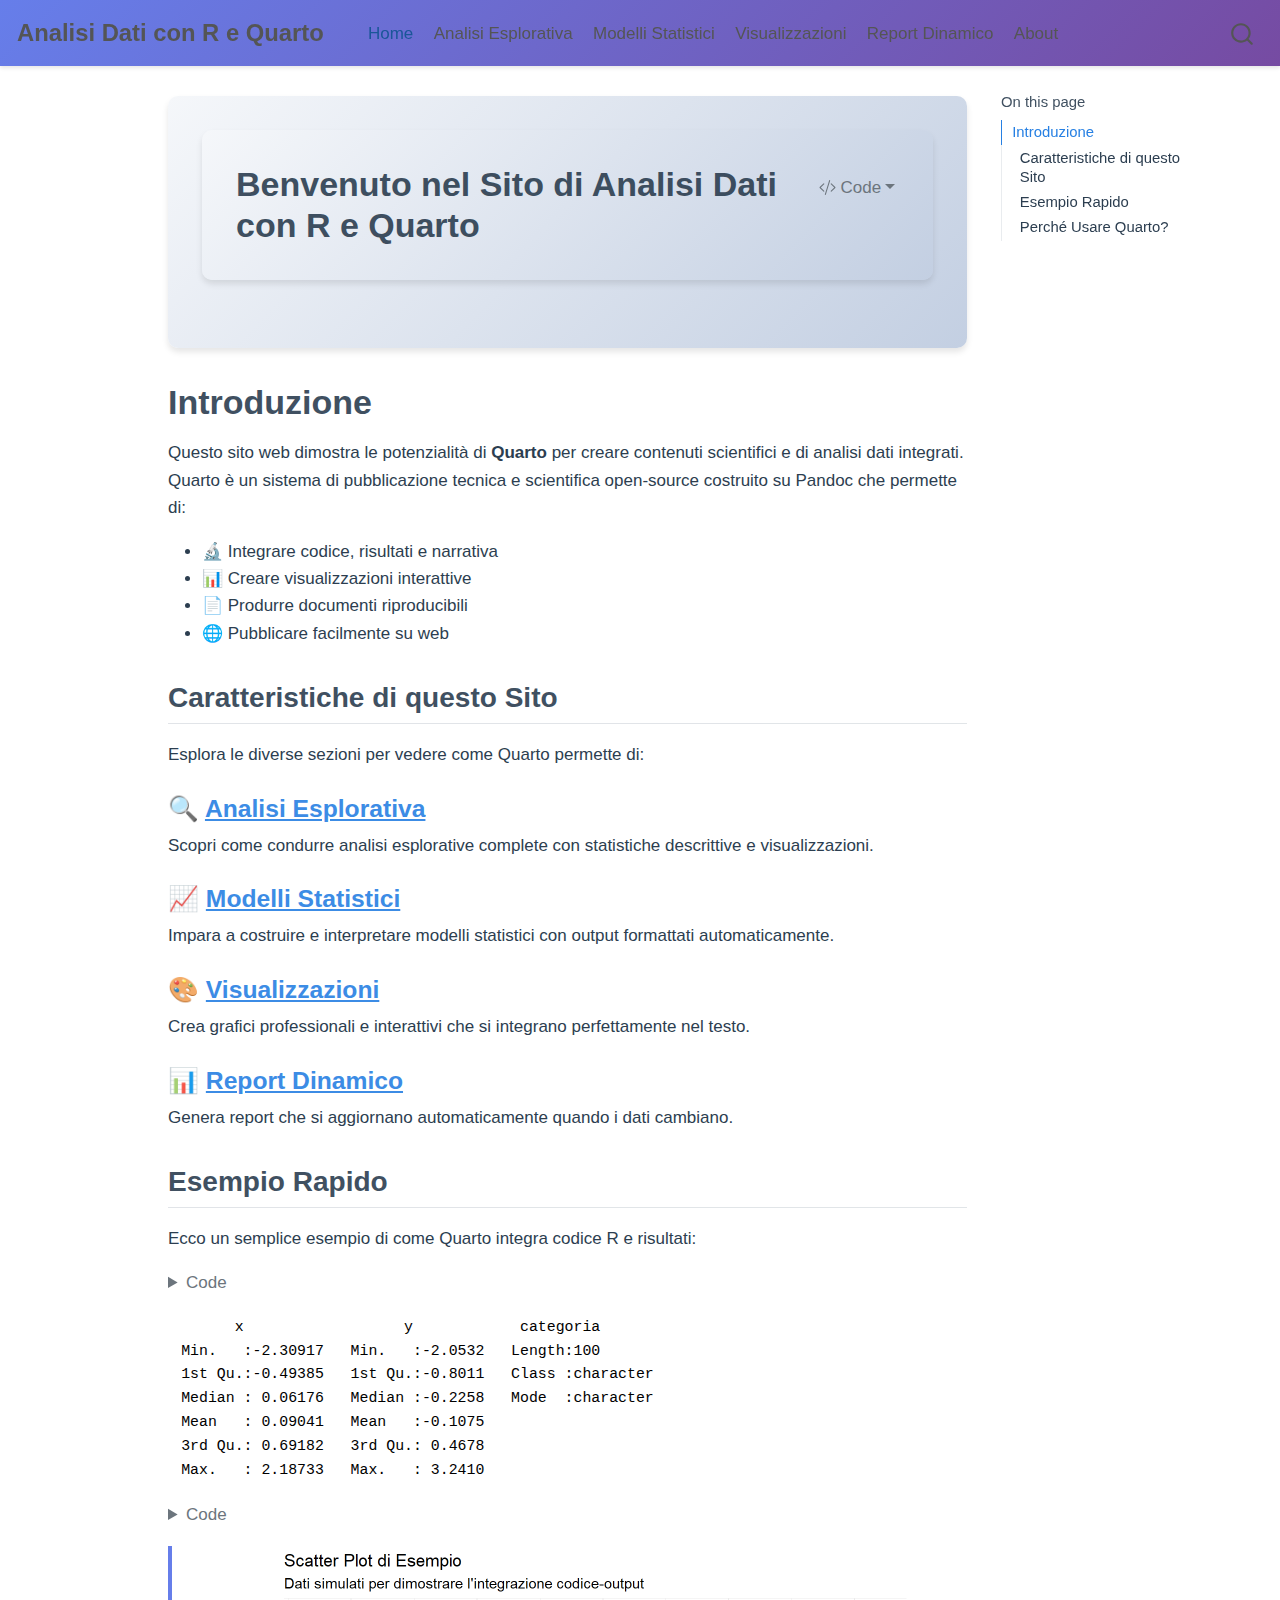
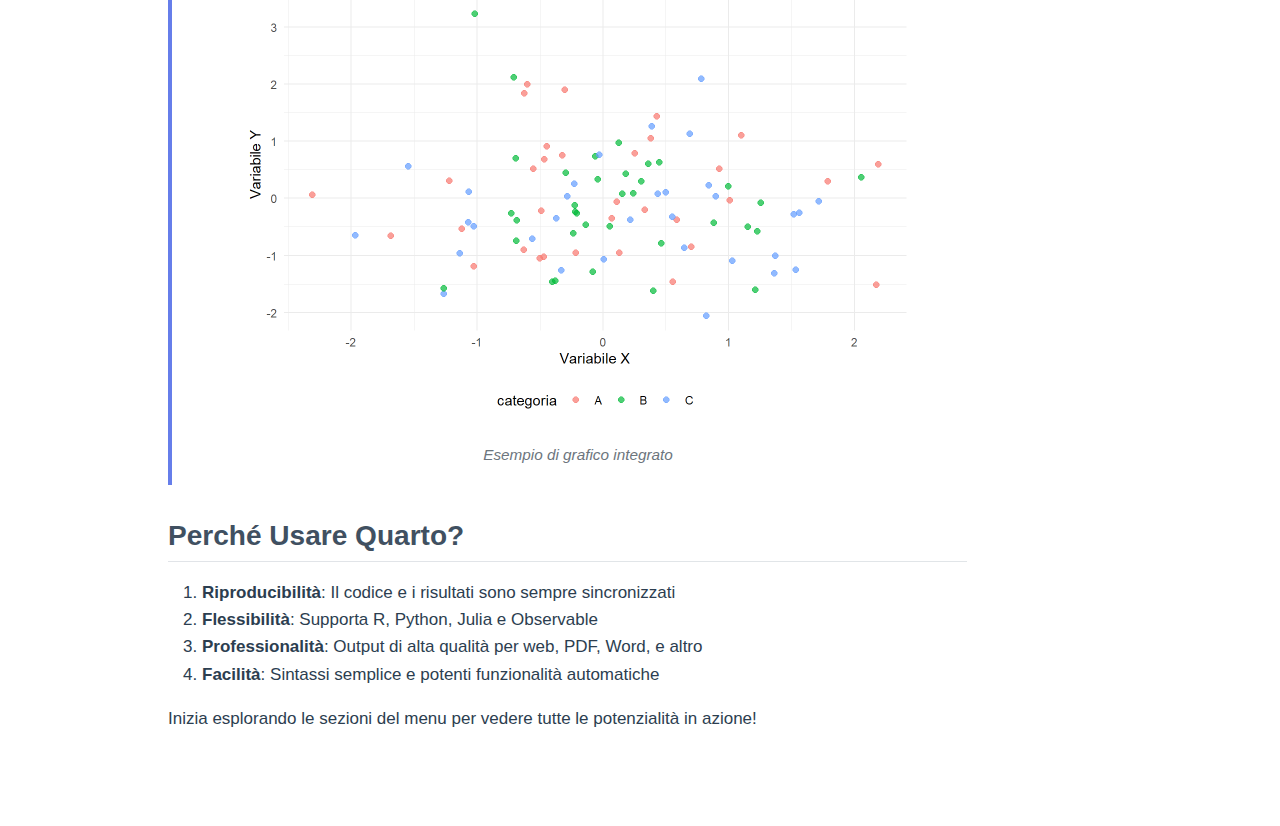
<file: index.html>
<!DOCTYPE html>
<html xmlns="http://www.w3.org/1999/xhtml" lang="en" xml:lang="en"><head>

<meta charset="utf-8">
<meta name="generator" content="quarto-1.3.450">

<meta name="viewport" content="width=device-width, initial-scale=1.0, user-scalable=yes">


<title>Analisi Dati con R e Quarto - Benvenuto nel Sito di Analisi Dati con R e Quarto</title>
<style>
code{white-space: pre-wrap;}
span.smallcaps{font-variant: small-caps;}
div.columns{display: flex; gap: min(4vw, 1.5em);}
div.column{flex: auto; overflow-x: auto;}
div.hanging-indent{margin-left: 1.5em; text-indent: -1.5em;}
ul.task-list{list-style: none;}
ul.task-list li input[type="checkbox"] {
  width: 0.8em;
  margin: 0 0.8em 0.2em -1em; /* quarto-specific, see https://github.com/quarto-dev/quarto-cli/issues/4556 */ 
  vertical-align: middle;
}
/* CSS for syntax highlighting */
pre > code.sourceCode { white-space: pre; position: relative; }
pre > code.sourceCode > span { display: inline-block; line-height: 1.25; }
pre > code.sourceCode > span:empty { height: 1.2em; }
.sourceCode { overflow: visible; }
code.sourceCode > span { color: inherit; text-decoration: inherit; }
div.sourceCode { margin: 1em 0; }
pre.sourceCode { margin: 0; }
@media screen {
div.sourceCode { overflow: auto; }
}
@media print {
pre > code.sourceCode { white-space: pre-wrap; }
pre > code.sourceCode > span { text-indent: -5em; padding-left: 5em; }
}
pre.numberSource code
  { counter-reset: source-line 0; }
pre.numberSource code > span
  { position: relative; left: -4em; counter-increment: source-line; }
pre.numberSource code > span > a:first-child::before
  { content: counter(source-line);
    position: relative; left: -1em; text-align: right; vertical-align: baseline;
    border: none; display: inline-block;
    -webkit-touch-callout: none; -webkit-user-select: none;
    -khtml-user-select: none; -moz-user-select: none;
    -ms-user-select: none; user-select: none;
    padding: 0 4px; width: 4em;
  }
pre.numberSource { margin-left: 3em;  padding-left: 4px; }
div.sourceCode
  {   }
@media screen {
pre > code.sourceCode > span > a:first-child::before { text-decoration: underline; }
}
</style>


<script src="site_libs/quarto-nav/quarto-nav.js"></script>
<script src="site_libs/quarto-nav/headroom.min.js"></script>
<script src="site_libs/clipboard/clipboard.min.js"></script>
<script src="site_libs/quarto-search/autocomplete.umd.js"></script>
<script src="site_libs/quarto-search/fuse.min.js"></script>
<script src="site_libs/quarto-search/quarto-search.js"></script>
<meta name="quarto:offset" content="./">
<script src="site_libs/quarto-html/quarto.js"></script>
<script src="site_libs/quarto-html/popper.min.js"></script>
<script src="site_libs/quarto-html/tippy.umd.min.js"></script>
<script src="site_libs/quarto-html/anchor.min.js"></script>
<link href="site_libs/quarto-html/tippy.css" rel="stylesheet">
<link href="site_libs/quarto-html/quarto-syntax-highlighting.css" rel="stylesheet" id="quarto-text-highlighting-styles">
<script src="site_libs/bootstrap/bootstrap.min.js"></script>
<link href="site_libs/bootstrap/bootstrap-icons.css" rel="stylesheet">
<link href="site_libs/bootstrap/bootstrap.min.css" rel="stylesheet" id="quarto-bootstrap" data-mode="light">
<script id="quarto-search-options" type="application/json">{
  "location": "navbar",
  "copy-button": false,
  "collapse-after": 3,
  "panel-placement": "end",
  "type": "overlay",
  "limit": 20,
  "language": {
    "search-no-results-text": "No results",
    "search-matching-documents-text": "matching documents",
    "search-copy-link-title": "Copy link to search",
    "search-hide-matches-text": "Hide additional matches",
    "search-more-match-text": "more match in this document",
    "search-more-matches-text": "more matches in this document",
    "search-clear-button-title": "Clear",
    "search-detached-cancel-button-title": "Cancel",
    "search-submit-button-title": "Submit",
    "search-label": "Search"
  }
}</script>


<link rel="stylesheet" href="styles.css">
</head>

<body class="nav-fixed">

<div id="quarto-search-results"></div>
  <header id="quarto-header" class="headroom fixed-top">
    <nav class="navbar navbar-expand-lg navbar-dark ">
      <div class="navbar-container container-fluid">
      <div class="navbar-brand-container">
    <a class="navbar-brand" href="./index.html">
    <span class="navbar-title">Analisi Dati con R e Quarto</span>
    </a>
  </div>
            <div id="quarto-search" class="" title="Search"></div>
          <button class="navbar-toggler" type="button" data-bs-toggle="collapse" data-bs-target="#navbarCollapse" aria-controls="navbarCollapse" aria-expanded="false" aria-label="Toggle navigation" onclick="if (window.quartoToggleHeadroom) { window.quartoToggleHeadroom(); }">
  <span class="navbar-toggler-icon"></span>
</button>
          <div class="collapse navbar-collapse" id="navbarCollapse">
            <ul class="navbar-nav navbar-nav-scroll me-auto">
  <li class="nav-item">
    <a class="nav-link active" href="./index.html" rel="" target="" aria-current="page">
 <span class="menu-text">Home</span></a>
  </li>  
  <li class="nav-item">
    <a class="nav-link" href="./analisi-esplorativa.html" rel="" target="">
 <span class="menu-text">Analisi Esplorativa</span></a>
  </li>  
  <li class="nav-item">
    <a class="nav-link" href="./modelli-statistici.html" rel="" target="">
 <span class="menu-text">Modelli Statistici</span></a>
  </li>  
  <li class="nav-item">
    <a class="nav-link" href="./visualizzazioni.html" rel="" target="">
 <span class="menu-text">Visualizzazioni</span></a>
  </li>  
  <li class="nav-item">
    <a class="nav-link" href="./report-dinamico.html" rel="" target="">
 <span class="menu-text">Report Dinamico</span></a>
  </li>  
  <li class="nav-item">
    <a class="nav-link" href="./about.html" rel="" target="">
 <span class="menu-text">About</span></a>
  </li>  
</ul>
            <div class="quarto-navbar-tools ms-auto">
</div>
          </div> <!-- /navcollapse -->
      </div> <!-- /container-fluid -->
    </nav>
</header>
<!-- content -->
<div id="quarto-content" class="quarto-container page-columns page-rows-contents page-layout-article page-navbar">
<!-- sidebar -->
<!-- margin-sidebar -->
    <div id="quarto-margin-sidebar" class="sidebar margin-sidebar">
        <nav id="TOC" role="doc-toc" class="toc-active">
    <h2 id="toc-title">On this page</h2>
   
  <ul>
  <li><a href="#introduzione" id="toc-introduzione" class="nav-link active" data-scroll-target="#introduzione">Introduzione</a>
  <ul class="collapse">
  <li><a href="#caratteristiche-di-questo-sito" id="toc-caratteristiche-di-questo-sito" class="nav-link" data-scroll-target="#caratteristiche-di-questo-sito">Caratteristiche di questo Sito</a>
  <ul class="collapse">
  <li><a href="#analisi-esplorativa" id="toc-analisi-esplorativa" class="nav-link" data-scroll-target="#analisi-esplorativa">🔍 Analisi Esplorativa</a></li>
  <li><a href="#modelli-statistici" id="toc-modelli-statistici" class="nav-link" data-scroll-target="#modelli-statistici">📈 Modelli Statistici</a></li>
  <li><a href="#visualizzazioni" id="toc-visualizzazioni" class="nav-link" data-scroll-target="#visualizzazioni">🎨 Visualizzazioni</a></li>
  <li><a href="#report-dinamico" id="toc-report-dinamico" class="nav-link" data-scroll-target="#report-dinamico">📊 Report Dinamico</a></li>
  </ul></li>
  <li><a href="#esempio-rapido" id="toc-esempio-rapido" class="nav-link" data-scroll-target="#esempio-rapido">Esempio Rapido</a></li>
  <li><a href="#perché-usare-quarto" id="toc-perché-usare-quarto" class="nav-link" data-scroll-target="#perché-usare-quarto">Perché Usare Quarto?</a></li>
  </ul></li>
  </ul>
</nav>
    </div>
<!-- main -->
<main class="content" id="quarto-document-content">

<header id="title-block-header" class="quarto-title-block default">
<div class="quarto-title">
<div class="quarto-title-block"><div><h1 class="title">Benvenuto nel Sito di Analisi Dati con R e Quarto</h1><button type="button" class="btn code-tools-button dropdown-toggle" id="quarto-code-tools-menu" data-bs-toggle="dropdown" aria-expanded="false"><i class="bi"></i> Code</button><ul class="dropdown-menu dropdown-menu-end" aria-labelelledby="quarto-code-tools-menu"><li><a id="quarto-show-all-code" class="dropdown-item" href="javascript:void(0)" role="button">Show All Code</a></li><li><a id="quarto-hide-all-code" class="dropdown-item" href="javascript:void(0)" role="button">Hide All Code</a></li><li><hr class="dropdown-divider"></li><li><a id="quarto-view-source" class="dropdown-item" href="javascript:void(0)" role="button">View Source</a></li></ul></div></div>
</div>



<div class="quarto-title-meta">

    
  
    
  </div>
  

</header>

<section id="introduzione" class="level1">
<h1>Introduzione</h1>
<p>Questo sito web dimostra le potenzialità di <strong>Quarto</strong> per creare contenuti scientifici e di analisi dati integrati. Quarto è un sistema di pubblicazione tecnica e scientifica open-source costruito su Pandoc che permette di:</p>
<ul>
<li>🔬 Integrare codice, risultati e narrativa</li>
<li>📊 Creare visualizzazioni interattive</li>
<li>📄 Produrre documenti riproducibili</li>
<li>🌐 Pubblicare facilmente su web</li>
</ul>
<section id="caratteristiche-di-questo-sito" class="level2">
<h2 class="anchored" data-anchor-id="caratteristiche-di-questo-sito">Caratteristiche di questo Sito</h2>
<p>Esplora le diverse sezioni per vedere come Quarto permette di:</p>
<section id="analisi-esplorativa" class="level3">
<h3 class="anchored" data-anchor-id="analisi-esplorativa">🔍 <a href="./analisi-esplorativa.html">Analisi Esplorativa</a></h3>
<p>Scopri come condurre analisi esplorative complete con statistiche descrittive e visualizzazioni.</p>
</section>
<section id="modelli-statistici" class="level3">
<h3 class="anchored" data-anchor-id="modelli-statistici">📈 <a href="./modelli-statistici.html">Modelli Statistici</a></h3>
<p>Impara a costruire e interpretare modelli statistici con output formattati automaticamente.</p>
</section>
<section id="visualizzazioni" class="level3">
<h3 class="anchored" data-anchor-id="visualizzazioni">🎨 <a href="./visualizzazioni.html">Visualizzazioni</a></h3>
<p>Crea grafici professionali e interattivi che si integrano perfettamente nel testo.</p>
</section>
<section id="report-dinamico" class="level3">
<h3 class="anchored" data-anchor-id="report-dinamico">📊 <a href="./report-dinamico.html">Report Dinamico</a></h3>
<p>Genera report che si aggiornano automaticamente quando i dati cambiano.</p>
</section>
</section>
<section id="esempio-rapido" class="level2">
<h2 class="anchored" data-anchor-id="esempio-rapido">Esempio Rapido</h2>
<p>Ecco un semplice esempio di come Quarto integra codice R e risultati:</p>
<div class="cell">
<details>
<summary>Code</summary>
<div class="sourceCode cell-code" id="cb1"><pre class="sourceCode r code-with-copy"><code class="sourceCode r"><span id="cb1-1"><a href="#cb1-1" aria-hidden="true" tabindex="-1"></a><span class="co"># Carica le librerie necessarie</span></span>
<span id="cb1-2"><a href="#cb1-2" aria-hidden="true" tabindex="-1"></a><span class="fu">library</span>(ggplot2)</span>
<span id="cb1-3"><a href="#cb1-3" aria-hidden="true" tabindex="-1"></a><span class="fu">library</span>(dplyr)</span>
<span id="cb1-4"><a href="#cb1-4" aria-hidden="true" tabindex="-1"></a></span>
<span id="cb1-5"><a href="#cb1-5" aria-hidden="true" tabindex="-1"></a><span class="co"># Crea un dataset di esempio</span></span>
<span id="cb1-6"><a href="#cb1-6" aria-hidden="true" tabindex="-1"></a><span class="fu">set.seed</span>(<span class="dv">123</span>)</span>
<span id="cb1-7"><a href="#cb1-7" aria-hidden="true" tabindex="-1"></a>dati_esempio <span class="ot">&lt;-</span> <span class="fu">data.frame</span>(</span>
<span id="cb1-8"><a href="#cb1-8" aria-hidden="true" tabindex="-1"></a>  <span class="at">x =</span> <span class="fu">rnorm</span>(<span class="dv">100</span>),</span>
<span id="cb1-9"><a href="#cb1-9" aria-hidden="true" tabindex="-1"></a>  <span class="at">y =</span> <span class="fu">rnorm</span>(<span class="dv">100</span>),</span>
<span id="cb1-10"><a href="#cb1-10" aria-hidden="true" tabindex="-1"></a>  <span class="at">categoria =</span> <span class="fu">sample</span>(<span class="fu">c</span>(<span class="st">"A"</span>, <span class="st">"B"</span>, <span class="st">"C"</span>), <span class="dv">100</span>, <span class="at">replace =</span> <span class="cn">TRUE</span>)</span>
<span id="cb1-11"><a href="#cb1-11" aria-hidden="true" tabindex="-1"></a>)</span>
<span id="cb1-12"><a href="#cb1-12" aria-hidden="true" tabindex="-1"></a></span>
<span id="cb1-13"><a href="#cb1-13" aria-hidden="true" tabindex="-1"></a><span class="co"># Statistiche rapide</span></span>
<span id="cb1-14"><a href="#cb1-14" aria-hidden="true" tabindex="-1"></a><span class="fu">summary</span>(dati_esempio)</span></code><button title="Copy to Clipboard" class="code-copy-button"><i class="bi"></i></button></pre></div>
</details>
<div class="cell-output cell-output-stdout">
<pre><code>       x                  y            categoria        
 Min.   :-2.30917   Min.   :-2.0532   Length:100        
 1st Qu.:-0.49385   1st Qu.:-0.8011   Class :character  
 Median : 0.06176   Median :-0.2258   Mode  :character  
 Mean   : 0.09041   Mean   :-0.1075                     
 3rd Qu.: 0.69182   3rd Qu.: 0.4678                     
 Max.   : 2.18733   Max.   : 3.2410                     </code></pre>
</div>
</div>
<div class="cell">
<details>
<summary>Code</summary>
<div class="sourceCode cell-code" id="cb3"><pre class="sourceCode r code-with-copy"><code class="sourceCode r"><span id="cb3-1"><a href="#cb3-1" aria-hidden="true" tabindex="-1"></a><span class="co"># Visualizzazione</span></span>
<span id="cb3-2"><a href="#cb3-2" aria-hidden="true" tabindex="-1"></a><span class="fu">ggplot</span>(dati_esempio, <span class="fu">aes</span>(<span class="at">x =</span> x, <span class="at">y =</span> y, <span class="at">color =</span> categoria)) <span class="sc">+</span></span>
<span id="cb3-3"><a href="#cb3-3" aria-hidden="true" tabindex="-1"></a>  <span class="fu">geom_point</span>(<span class="at">alpha =</span> <span class="fl">0.7</span>, <span class="at">size =</span> <span class="dv">2</span>) <span class="sc">+</span></span>
<span id="cb3-4"><a href="#cb3-4" aria-hidden="true" tabindex="-1"></a>  <span class="fu">theme_minimal</span>() <span class="sc">+</span></span>
<span id="cb3-5"><a href="#cb3-5" aria-hidden="true" tabindex="-1"></a>  <span class="fu">labs</span>(<span class="at">title =</span> <span class="st">"Scatter Plot di Esempio"</span>,</span>
<span id="cb3-6"><a href="#cb3-6" aria-hidden="true" tabindex="-1"></a>       <span class="at">subtitle =</span> <span class="st">"Dati simulati per dimostrare l'integrazione codice-output"</span>,</span>
<span id="cb3-7"><a href="#cb3-7" aria-hidden="true" tabindex="-1"></a>       <span class="at">x =</span> <span class="st">"Variabile X"</span>, <span class="at">y =</span> <span class="st">"Variabile Y"</span>) <span class="sc">+</span></span>
<span id="cb3-8"><a href="#cb3-8" aria-hidden="true" tabindex="-1"></a>  <span class="fu">theme</span>(<span class="at">legend.position =</span> <span class="st">"bottom"</span>)</span></code><button title="Copy to Clipboard" class="code-copy-button"><i class="bi"></i></button></pre></div>
</details>
<div class="cell-output-display">
<div class="quarto-figure quarto-figure-center">
<figure class="figure">
<p><img src="index_files/figure-html/unnamed-chunk-2-1.png" class="img-fluid figure-img" width="672"></p>
<figcaption class="figure-caption">Esempio di grafico integrato</figcaption>
</figure>
</div>
</div>
</div>
</section>
<section id="perché-usare-quarto" class="level2">
<h2 class="anchored" data-anchor-id="perché-usare-quarto">Perché Usare Quarto?</h2>
<ol type="1">
<li><strong>Riproducibilità</strong>: Il codice e i risultati sono sempre sincronizzati</li>
<li><strong>Flessibilità</strong>: Supporta R, Python, Julia e Observable</li>
<li><strong>Professionalità</strong>: Output di alta qualità per web, PDF, Word, e altro</li>
<li><strong>Facilità</strong>: Sintassi semplice e potenti funzionalità automatiche</li>
</ol>
<p>Inizia esplorando le sezioni del menu per vedere tutte le potenzialità in azione!</p>


<!-- -->

</section>
</section>

</main> <!-- /main -->
<script id="quarto-html-after-body" type="application/javascript">
window.document.addEventListener("DOMContentLoaded", function (event) {
  const toggleBodyColorMode = (bsSheetEl) => {
    const mode = bsSheetEl.getAttribute("data-mode");
    const bodyEl = window.document.querySelector("body");
    if (mode === "dark") {
      bodyEl.classList.add("quarto-dark");
      bodyEl.classList.remove("quarto-light");
    } else {
      bodyEl.classList.add("quarto-light");
      bodyEl.classList.remove("quarto-dark");
    }
  }
  const toggleBodyColorPrimary = () => {
    const bsSheetEl = window.document.querySelector("link#quarto-bootstrap");
    if (bsSheetEl) {
      toggleBodyColorMode(bsSheetEl);
    }
  }
  toggleBodyColorPrimary();  
  const icon = "";
  const anchorJS = new window.AnchorJS();
  anchorJS.options = {
    placement: 'right',
    icon: icon
  };
  anchorJS.add('.anchored');
  const isCodeAnnotation = (el) => {
    for (const clz of el.classList) {
      if (clz.startsWith('code-annotation-')) {                     
        return true;
      }
    }
    return false;
  }
  const clipboard = new window.ClipboardJS('.code-copy-button', {
    text: function(trigger) {
      const codeEl = trigger.previousElementSibling.cloneNode(true);
      for (const childEl of codeEl.children) {
        if (isCodeAnnotation(childEl)) {
          childEl.remove();
        }
      }
      return codeEl.innerText;
    }
  });
  clipboard.on('success', function(e) {
    // button target
    const button = e.trigger;
    // don't keep focus
    button.blur();
    // flash "checked"
    button.classList.add('code-copy-button-checked');
    var currentTitle = button.getAttribute("title");
    button.setAttribute("title", "Copied!");
    let tooltip;
    if (window.bootstrap) {
      button.setAttribute("data-bs-toggle", "tooltip");
      button.setAttribute("data-bs-placement", "left");
      button.setAttribute("data-bs-title", "Copied!");
      tooltip = new bootstrap.Tooltip(button, 
        { trigger: "manual", 
          customClass: "code-copy-button-tooltip",
          offset: [0, -8]});
      tooltip.show();    
    }
    setTimeout(function() {
      if (tooltip) {
        tooltip.hide();
        button.removeAttribute("data-bs-title");
        button.removeAttribute("data-bs-toggle");
        button.removeAttribute("data-bs-placement");
      }
      button.setAttribute("title", currentTitle);
      button.classList.remove('code-copy-button-checked');
    }, 1000);
    // clear code selection
    e.clearSelection();
  });
  const viewSource = window.document.getElementById('quarto-view-source') ||
                     window.document.getElementById('quarto-code-tools-source');
  if (viewSource) {
    const sourceUrl = viewSource.getAttribute("data-quarto-source-url");
    viewSource.addEventListener("click", function(e) {
      if (sourceUrl) {
        // rstudio viewer pane
        if (/\bcapabilities=\b/.test(window.location)) {
          window.open(sourceUrl);
        } else {
          window.location.href = sourceUrl;
        }
      } else {
        const modal = new bootstrap.Modal(document.getElementById('quarto-embedded-source-code-modal'));
        modal.show();
      }
      return false;
    });
  }
  function toggleCodeHandler(show) {
    return function(e) {
      const detailsSrc = window.document.querySelectorAll(".cell > details > .sourceCode");
      for (let i=0; i<detailsSrc.length; i++) {
        const details = detailsSrc[i].parentElement;
        if (show) {
          details.open = true;
        } else {
          details.removeAttribute("open");
        }
      }
      const cellCodeDivs = window.document.querySelectorAll(".cell > .sourceCode");
      const fromCls = show ? "hidden" : "unhidden";
      const toCls = show ? "unhidden" : "hidden";
      for (let i=0; i<cellCodeDivs.length; i++) {
        const codeDiv = cellCodeDivs[i];
        if (codeDiv.classList.contains(fromCls)) {
          codeDiv.classList.remove(fromCls);
          codeDiv.classList.add(toCls);
        } 
      }
      return false;
    }
  }
  const hideAllCode = window.document.getElementById("quarto-hide-all-code");
  if (hideAllCode) {
    hideAllCode.addEventListener("click", toggleCodeHandler(false));
  }
  const showAllCode = window.document.getElementById("quarto-show-all-code");
  if (showAllCode) {
    showAllCode.addEventListener("click", toggleCodeHandler(true));
  }
  function tippyHover(el, contentFn) {
    const config = {
      allowHTML: true,
      content: contentFn,
      maxWidth: 500,
      delay: 100,
      arrow: false,
      appendTo: function(el) {
          return el.parentElement;
      },
      interactive: true,
      interactiveBorder: 10,
      theme: 'quarto',
      placement: 'bottom-start'
    };
    window.tippy(el, config); 
  }
  const noterefs = window.document.querySelectorAll('a[role="doc-noteref"]');
  for (var i=0; i<noterefs.length; i++) {
    const ref = noterefs[i];
    tippyHover(ref, function() {
      // use id or data attribute instead here
      let href = ref.getAttribute('data-footnote-href') || ref.getAttribute('href');
      try { href = new URL(href).hash; } catch {}
      const id = href.replace(/^#\/?/, "");
      const note = window.document.getElementById(id);
      return note.innerHTML;
    });
  }
      let selectedAnnoteEl;
      const selectorForAnnotation = ( cell, annotation) => {
        let cellAttr = 'data-code-cell="' + cell + '"';
        let lineAttr = 'data-code-annotation="' +  annotation + '"';
        const selector = 'span[' + cellAttr + '][' + lineAttr + ']';
        return selector;
      }
      const selectCodeLines = (annoteEl) => {
        const doc = window.document;
        const targetCell = annoteEl.getAttribute("data-target-cell");
        const targetAnnotation = annoteEl.getAttribute("data-target-annotation");
        const annoteSpan = window.document.querySelector(selectorForAnnotation(targetCell, targetAnnotation));
        const lines = annoteSpan.getAttribute("data-code-lines").split(",");
        const lineIds = lines.map((line) => {
          return targetCell + "-" + line;
        })
        let top = null;
        let height = null;
        let parent = null;
        if (lineIds.length > 0) {
            //compute the position of the single el (top and bottom and make a div)
            const el = window.document.getElementById(lineIds[0]);
            top = el.offsetTop;
            height = el.offsetHeight;
            parent = el.parentElement.parentElement;
          if (lineIds.length > 1) {
            const lastEl = window.document.getElementById(lineIds[lineIds.length - 1]);
            const bottom = lastEl.offsetTop + lastEl.offsetHeight;
            height = bottom - top;
          }
          if (top !== null && height !== null && parent !== null) {
            // cook up a div (if necessary) and position it 
            let div = window.document.getElementById("code-annotation-line-highlight");
            if (div === null) {
              div = window.document.createElement("div");
              div.setAttribute("id", "code-annotation-line-highlight");
              div.style.position = 'absolute';
              parent.appendChild(div);
            }
            div.style.top = top - 2 + "px";
            div.style.height = height + 4 + "px";
            let gutterDiv = window.document.getElementById("code-annotation-line-highlight-gutter");
            if (gutterDiv === null) {
              gutterDiv = window.document.createElement("div");
              gutterDiv.setAttribute("id", "code-annotation-line-highlight-gutter");
              gutterDiv.style.position = 'absolute';
              const codeCell = window.document.getElementById(targetCell);
              const gutter = codeCell.querySelector('.code-annotation-gutter');
              gutter.appendChild(gutterDiv);
            }
            gutterDiv.style.top = top - 2 + "px";
            gutterDiv.style.height = height + 4 + "px";
          }
          selectedAnnoteEl = annoteEl;
        }
      };
      const unselectCodeLines = () => {
        const elementsIds = ["code-annotation-line-highlight", "code-annotation-line-highlight-gutter"];
        elementsIds.forEach((elId) => {
          const div = window.document.getElementById(elId);
          if (div) {
            div.remove();
          }
        });
        selectedAnnoteEl = undefined;
      };
      // Attach click handler to the DT
      const annoteDls = window.document.querySelectorAll('dt[data-target-cell]');
      for (const annoteDlNode of annoteDls) {
        annoteDlNode.addEventListener('click', (event) => {
          const clickedEl = event.target;
          if (clickedEl !== selectedAnnoteEl) {
            unselectCodeLines();
            const activeEl = window.document.querySelector('dt[data-target-cell].code-annotation-active');
            if (activeEl) {
              activeEl.classList.remove('code-annotation-active');
            }
            selectCodeLines(clickedEl);
            clickedEl.classList.add('code-annotation-active');
          } else {
            // Unselect the line
            unselectCodeLines();
            clickedEl.classList.remove('code-annotation-active');
          }
        });
      }
  const findCites = (el) => {
    const parentEl = el.parentElement;
    if (parentEl) {
      const cites = parentEl.dataset.cites;
      if (cites) {
        return {
          el,
          cites: cites.split(' ')
        };
      } else {
        return findCites(el.parentElement)
      }
    } else {
      return undefined;
    }
  };
  var bibliorefs = window.document.querySelectorAll('a[role="doc-biblioref"]');
  for (var i=0; i<bibliorefs.length; i++) {
    const ref = bibliorefs[i];
    const citeInfo = findCites(ref);
    if (citeInfo) {
      tippyHover(citeInfo.el, function() {
        var popup = window.document.createElement('div');
        citeInfo.cites.forEach(function(cite) {
          var citeDiv = window.document.createElement('div');
          citeDiv.classList.add('hanging-indent');
          citeDiv.classList.add('csl-entry');
          var biblioDiv = window.document.getElementById('ref-' + cite);
          if (biblioDiv) {
            citeDiv.innerHTML = biblioDiv.innerHTML;
          }
          popup.appendChild(citeDiv);
        });
        return popup.innerHTML;
      });
    }
  }
});
</script><div class="modal fade" id="quarto-embedded-source-code-modal" tabindex="-1" aria-labelledby="quarto-embedded-source-code-modal-label" aria-hidden="true"><div class="modal-dialog modal-dialog-scrollable"><div class="modal-content"><div class="modal-header"><h5 class="modal-title" id="quarto-embedded-source-code-modal-label">Source Code</h5><button class="btn-close" data-bs-dismiss="modal"></button></div><div class="modal-body"><div class="">
<div class="sourceCode" id="cb4" data-shortcodes="false"><pre class="sourceCode markdown code-with-copy"><code class="sourceCode markdown"><span id="cb4-1"><a href="#cb4-1" aria-hidden="true" tabindex="-1"></a><span class="co">---</span></span>
<span id="cb4-2"><a href="#cb4-2" aria-hidden="true" tabindex="-1"></a><span class="an">title:</span><span class="co"> "Benvenuto nel Sito di Analisi Dati con R e Quarto"</span></span>
<span id="cb4-3"><a href="#cb4-3" aria-hidden="true" tabindex="-1"></a><span class="an">format:</span><span class="co"> </span></span>
<span id="cb4-4"><a href="#cb4-4" aria-hidden="true" tabindex="-1"></a><span class="co">  html:</span></span>
<span id="cb4-5"><a href="#cb4-5" aria-hidden="true" tabindex="-1"></a><span class="co">    code-fold: true</span></span>
<span id="cb4-6"><a href="#cb4-6" aria-hidden="true" tabindex="-1"></a><span class="co">---</span></span>
<span id="cb4-7"><a href="#cb4-7" aria-hidden="true" tabindex="-1"></a></span>
<span id="cb4-8"><a href="#cb4-8" aria-hidden="true" tabindex="-1"></a><span class="fu"># Introduzione</span></span>
<span id="cb4-9"><a href="#cb4-9" aria-hidden="true" tabindex="-1"></a></span>
<span id="cb4-10"><a href="#cb4-10" aria-hidden="true" tabindex="-1"></a>Questo sito web dimostra le potenzialità di **Quarto** per creare contenuti scientifici e di analisi dati integrati. Quarto è un sistema di pubblicazione tecnica e scientifica open-source costruito su Pandoc che permette di:</span>
<span id="cb4-11"><a href="#cb4-11" aria-hidden="true" tabindex="-1"></a></span>
<span id="cb4-12"><a href="#cb4-12" aria-hidden="true" tabindex="-1"></a><span class="ss">- </span>🔬 Integrare codice, risultati e narrativa</span>
<span id="cb4-13"><a href="#cb4-13" aria-hidden="true" tabindex="-1"></a><span class="ss">- </span>📊 Creare visualizzazioni interattive</span>
<span id="cb4-14"><a href="#cb4-14" aria-hidden="true" tabindex="-1"></a><span class="ss">- </span>📄 Produrre documenti riproducibili</span>
<span id="cb4-15"><a href="#cb4-15" aria-hidden="true" tabindex="-1"></a><span class="ss">- </span>🌐 Pubblicare facilmente su web</span>
<span id="cb4-16"><a href="#cb4-16" aria-hidden="true" tabindex="-1"></a></span>
<span id="cb4-17"><a href="#cb4-17" aria-hidden="true" tabindex="-1"></a><span class="fu">## Caratteristiche di questo Sito</span></span>
<span id="cb4-18"><a href="#cb4-18" aria-hidden="true" tabindex="-1"></a></span>
<span id="cb4-19"><a href="#cb4-19" aria-hidden="true" tabindex="-1"></a>Esplora le diverse sezioni per vedere come Quarto permette di:</span>
<span id="cb4-20"><a href="#cb4-20" aria-hidden="true" tabindex="-1"></a></span>
<span id="cb4-21"><a href="#cb4-21" aria-hidden="true" tabindex="-1"></a><span class="fu">### 🔍 [Analisi Esplorativa](analisi-esplorativa.qmd)</span></span>
<span id="cb4-22"><a href="#cb4-22" aria-hidden="true" tabindex="-1"></a>Scopri come condurre analisi esplorative complete con statistiche descrittive e visualizzazioni.</span>
<span id="cb4-23"><a href="#cb4-23" aria-hidden="true" tabindex="-1"></a></span>
<span id="cb4-24"><a href="#cb4-24" aria-hidden="true" tabindex="-1"></a><span class="fu">### 📈 [Modelli Statistici](modelli-statistici.qmd)</span></span>
<span id="cb4-25"><a href="#cb4-25" aria-hidden="true" tabindex="-1"></a>Impara a costruire e interpretare modelli statistici con output formattati automaticamente.</span>
<span id="cb4-26"><a href="#cb4-26" aria-hidden="true" tabindex="-1"></a></span>
<span id="cb4-27"><a href="#cb4-27" aria-hidden="true" tabindex="-1"></a><span class="fu">### 🎨 [Visualizzazioni](visualizzazioni.qmd)</span></span>
<span id="cb4-28"><a href="#cb4-28" aria-hidden="true" tabindex="-1"></a>Crea grafici professionali e interattivi che si integrano perfettamente nel testo.</span>
<span id="cb4-29"><a href="#cb4-29" aria-hidden="true" tabindex="-1"></a></span>
<span id="cb4-30"><a href="#cb4-30" aria-hidden="true" tabindex="-1"></a><span class="fu">### 📊 [Report Dinamico](report-dinamico.qmd)</span></span>
<span id="cb4-31"><a href="#cb4-31" aria-hidden="true" tabindex="-1"></a>Genera report che si aggiornano automaticamente quando i dati cambiano.</span>
<span id="cb4-32"><a href="#cb4-32" aria-hidden="true" tabindex="-1"></a></span>
<span id="cb4-33"><a href="#cb4-33" aria-hidden="true" tabindex="-1"></a><span class="fu">## Esempio Rapido</span></span>
<span id="cb4-34"><a href="#cb4-34" aria-hidden="true" tabindex="-1"></a></span>
<span id="cb4-35"><a href="#cb4-35" aria-hidden="true" tabindex="-1"></a>Ecco un semplice esempio di come Quarto integra codice R e risultati:</span>
<span id="cb4-36"><a href="#cb4-36" aria-hidden="true" tabindex="-1"></a></span>
<span id="cb4-39"><a href="#cb4-39" aria-hidden="true" tabindex="-1"></a><span class="in">```{r}</span></span>
<span id="cb4-40"><a href="#cb4-40" aria-hidden="true" tabindex="-1"></a><span class="co">#| echo: true</span></span>
<span id="cb4-41"><a href="#cb4-41" aria-hidden="true" tabindex="-1"></a><span class="co">#| warning: false</span></span>
<span id="cb4-42"><a href="#cb4-42" aria-hidden="true" tabindex="-1"></a></span>
<span id="cb4-43"><a href="#cb4-43" aria-hidden="true" tabindex="-1"></a><span class="co"># Carica le librerie necessarie</span></span>
<span id="cb4-44"><a href="#cb4-44" aria-hidden="true" tabindex="-1"></a><span class="fu">library</span>(ggplot2)</span>
<span id="cb4-45"><a href="#cb4-45" aria-hidden="true" tabindex="-1"></a><span class="fu">library</span>(dplyr)</span>
<span id="cb4-46"><a href="#cb4-46" aria-hidden="true" tabindex="-1"></a></span>
<span id="cb4-47"><a href="#cb4-47" aria-hidden="true" tabindex="-1"></a><span class="co"># Crea un dataset di esempio</span></span>
<span id="cb4-48"><a href="#cb4-48" aria-hidden="true" tabindex="-1"></a><span class="fu">set.seed</span>(<span class="dv">123</span>)</span>
<span id="cb4-49"><a href="#cb4-49" aria-hidden="true" tabindex="-1"></a>dati_esempio <span class="ot">&lt;-</span> <span class="fu">data.frame</span>(</span>
<span id="cb4-50"><a href="#cb4-50" aria-hidden="true" tabindex="-1"></a>  <span class="at">x =</span> <span class="fu">rnorm</span>(<span class="dv">100</span>),</span>
<span id="cb4-51"><a href="#cb4-51" aria-hidden="true" tabindex="-1"></a>  <span class="at">y =</span> <span class="fu">rnorm</span>(<span class="dv">100</span>),</span>
<span id="cb4-52"><a href="#cb4-52" aria-hidden="true" tabindex="-1"></a>  <span class="at">categoria =</span> <span class="fu">sample</span>(<span class="fu">c</span>(<span class="st">"A"</span>, <span class="st">"B"</span>, <span class="st">"C"</span>), <span class="dv">100</span>, <span class="at">replace =</span> <span class="cn">TRUE</span>)</span>
<span id="cb4-53"><a href="#cb4-53" aria-hidden="true" tabindex="-1"></a>)</span>
<span id="cb4-54"><a href="#cb4-54" aria-hidden="true" tabindex="-1"></a></span>
<span id="cb4-55"><a href="#cb4-55" aria-hidden="true" tabindex="-1"></a><span class="co"># Statistiche rapide</span></span>
<span id="cb4-56"><a href="#cb4-56" aria-hidden="true" tabindex="-1"></a><span class="fu">summary</span>(dati_esempio)</span>
<span id="cb4-57"><a href="#cb4-57" aria-hidden="true" tabindex="-1"></a><span class="in">```</span></span>
<span id="cb4-58"><a href="#cb4-58" aria-hidden="true" tabindex="-1"></a></span>
<span id="cb4-61"><a href="#cb4-61" aria-hidden="true" tabindex="-1"></a><span class="in">```{r}</span></span>
<span id="cb4-62"><a href="#cb4-62" aria-hidden="true" tabindex="-1"></a><span class="co">#| echo: true</span></span>
<span id="cb4-63"><a href="#cb4-63" aria-hidden="true" tabindex="-1"></a><span class="co">#| fig-cap: "Esempio di grafico integrato"</span></span>
<span id="cb4-64"><a href="#cb4-64" aria-hidden="true" tabindex="-1"></a></span>
<span id="cb4-65"><a href="#cb4-65" aria-hidden="true" tabindex="-1"></a><span class="co"># Visualizzazione</span></span>
<span id="cb4-66"><a href="#cb4-66" aria-hidden="true" tabindex="-1"></a><span class="fu">ggplot</span>(dati_esempio, <span class="fu">aes</span>(<span class="at">x =</span> x, <span class="at">y =</span> y, <span class="at">color =</span> categoria)) <span class="sc">+</span></span>
<span id="cb4-67"><a href="#cb4-67" aria-hidden="true" tabindex="-1"></a>  <span class="fu">geom_point</span>(<span class="at">alpha =</span> <span class="fl">0.7</span>, <span class="at">size =</span> <span class="dv">2</span>) <span class="sc">+</span></span>
<span id="cb4-68"><a href="#cb4-68" aria-hidden="true" tabindex="-1"></a>  <span class="fu">theme_minimal</span>() <span class="sc">+</span></span>
<span id="cb4-69"><a href="#cb4-69" aria-hidden="true" tabindex="-1"></a>  <span class="fu">labs</span>(<span class="at">title =</span> <span class="st">"Scatter Plot di Esempio"</span>,</span>
<span id="cb4-70"><a href="#cb4-70" aria-hidden="true" tabindex="-1"></a>       <span class="at">subtitle =</span> <span class="st">"Dati simulati per dimostrare l'integrazione codice-output"</span>,</span>
<span id="cb4-71"><a href="#cb4-71" aria-hidden="true" tabindex="-1"></a>       <span class="at">x =</span> <span class="st">"Variabile X"</span>, <span class="at">y =</span> <span class="st">"Variabile Y"</span>) <span class="sc">+</span></span>
<span id="cb4-72"><a href="#cb4-72" aria-hidden="true" tabindex="-1"></a>  <span class="fu">theme</span>(<span class="at">legend.position =</span> <span class="st">"bottom"</span>)</span>
<span id="cb4-73"><a href="#cb4-73" aria-hidden="true" tabindex="-1"></a><span class="in">```</span></span>
<span id="cb4-74"><a href="#cb4-74" aria-hidden="true" tabindex="-1"></a></span>
<span id="cb4-75"><a href="#cb4-75" aria-hidden="true" tabindex="-1"></a><span class="fu">## Perché Usare Quarto?</span></span>
<span id="cb4-76"><a href="#cb4-76" aria-hidden="true" tabindex="-1"></a></span>
<span id="cb4-77"><a href="#cb4-77" aria-hidden="true" tabindex="-1"></a><span class="ss">1. </span>**Riproducibilità**: Il codice e i risultati sono sempre sincronizzati</span>
<span id="cb4-78"><a href="#cb4-78" aria-hidden="true" tabindex="-1"></a><span class="ss">2. </span>**Flessibilità**: Supporta R, Python, Julia e Observable</span>
<span id="cb4-79"><a href="#cb4-79" aria-hidden="true" tabindex="-1"></a><span class="ss">3. </span>**Professionalità**: Output di alta qualità per web, PDF, Word, e altro</span>
<span id="cb4-80"><a href="#cb4-80" aria-hidden="true" tabindex="-1"></a><span class="ss">4. </span>**Facilità**: Sintassi semplice e potenti funzionalità automatiche</span>
<span id="cb4-81"><a href="#cb4-81" aria-hidden="true" tabindex="-1"></a></span>
<span id="cb4-82"><a href="#cb4-82" aria-hidden="true" tabindex="-1"></a>Inizia esplorando le sezioni del menu per vedere tutte le potenzialità in azione!</span>
</code><button title="Copy to Clipboard" class="code-copy-button"><i class="bi"></i></button></pre></div>
</div></div></div></div></div>
</div> <!-- /content -->



</body></html>
</file>
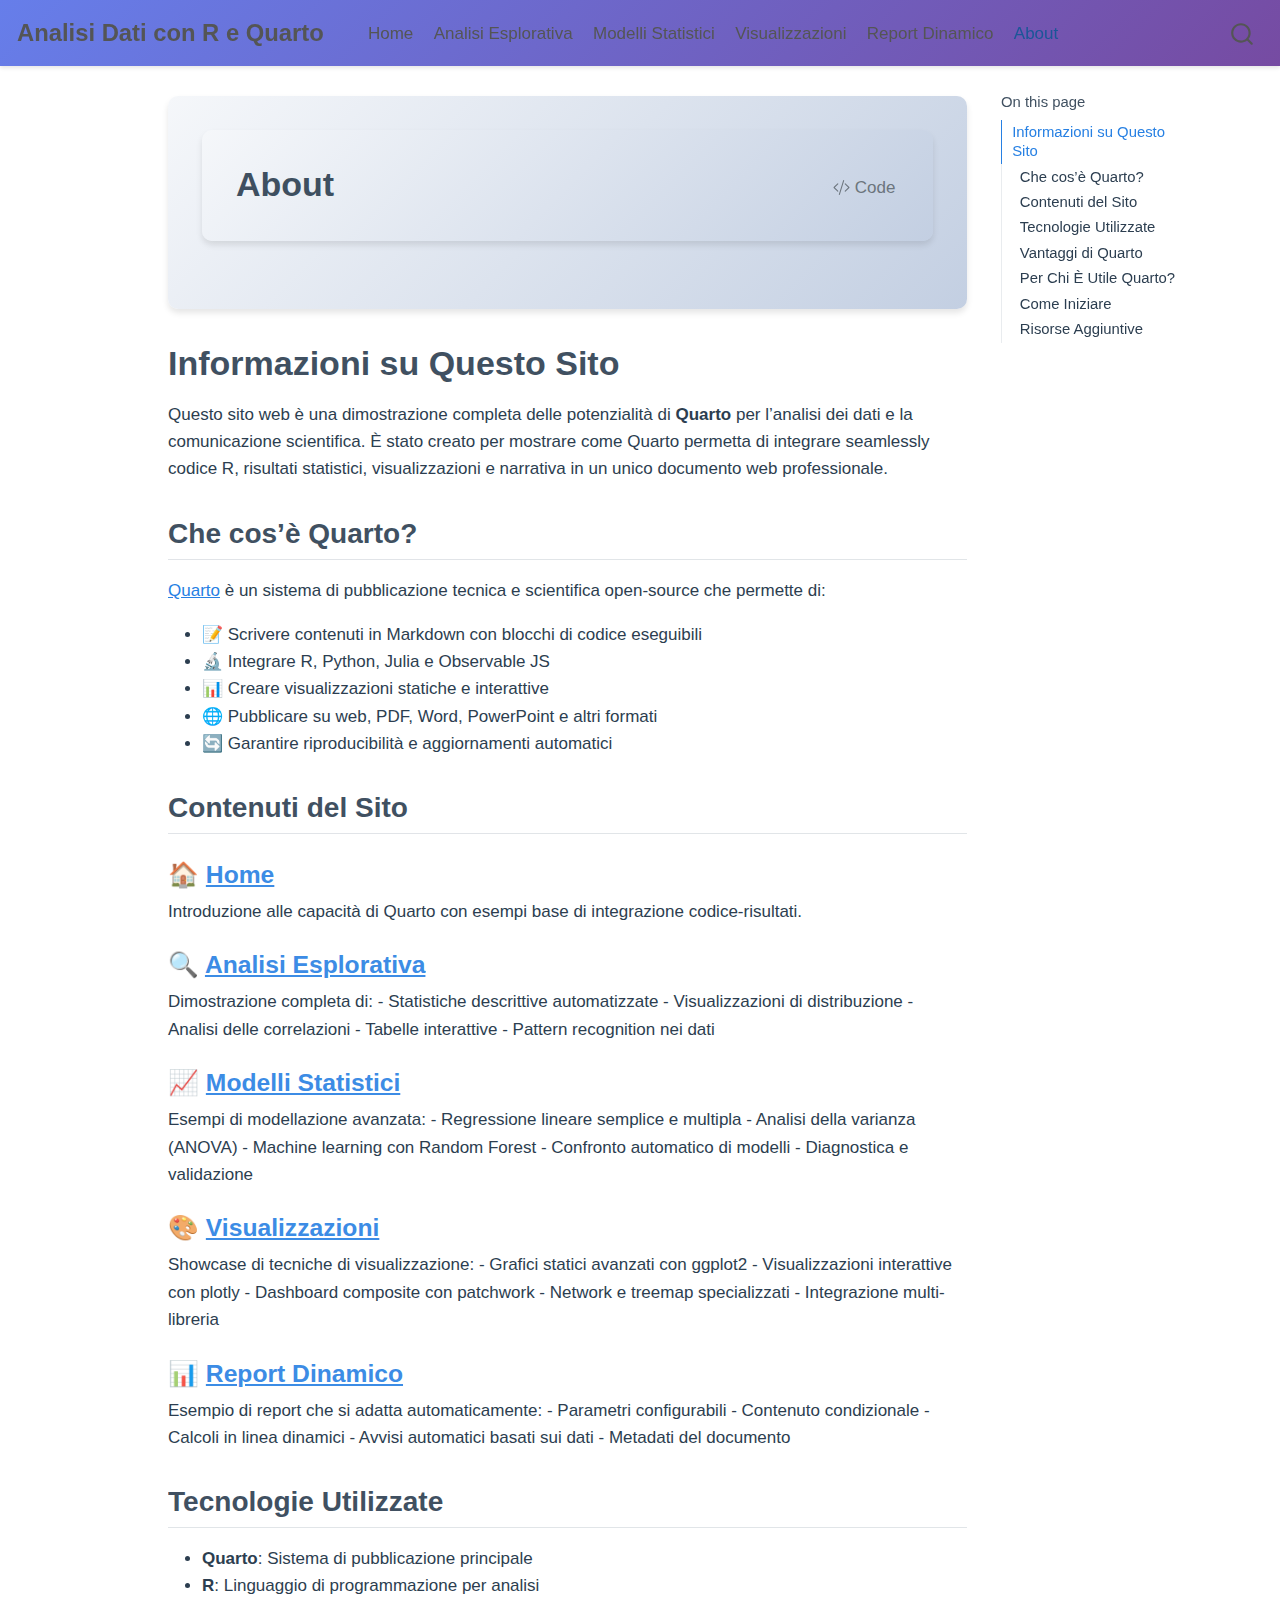
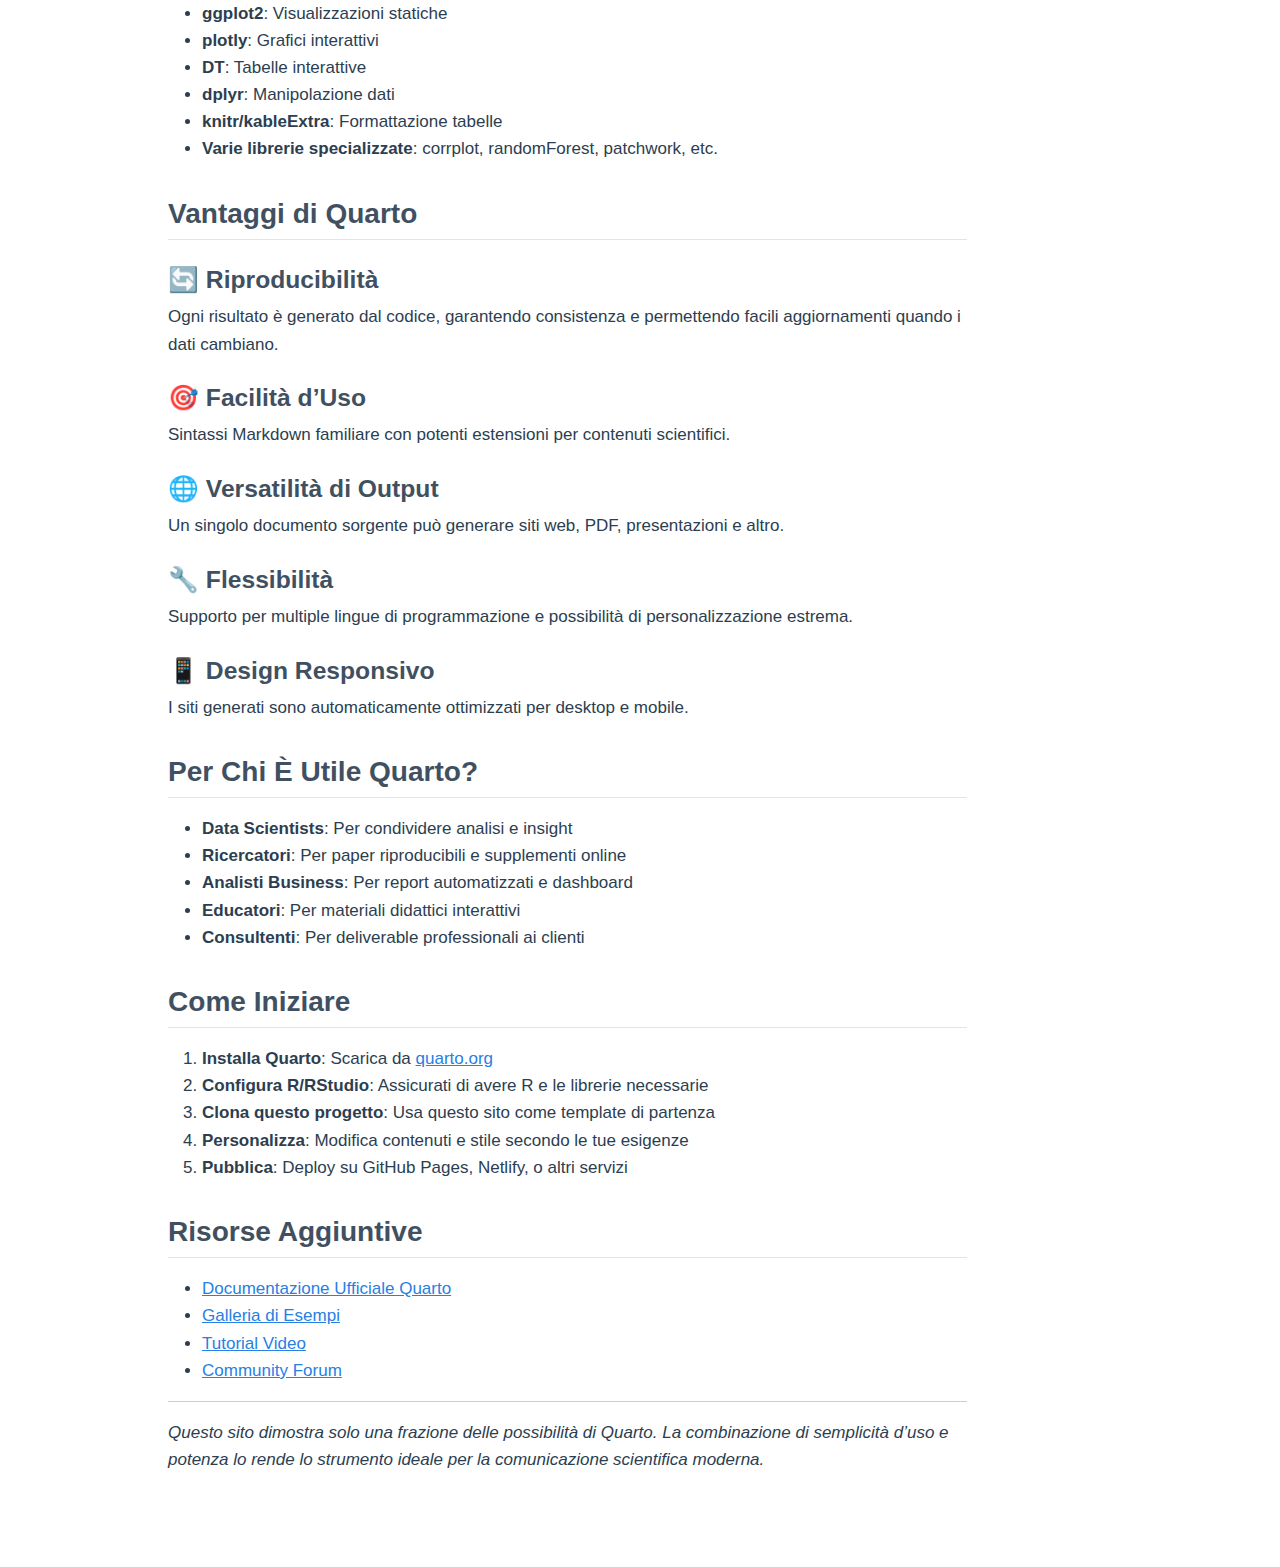
<file: about.html>
<!DOCTYPE html>
<html xmlns="http://www.w3.org/1999/xhtml" lang="en" xml:lang="en"><head>

<meta charset="utf-8">
<meta name="generator" content="quarto-1.3.450">

<meta name="viewport" content="width=device-width, initial-scale=1.0, user-scalable=yes">


<title>Analisi Dati con R e Quarto - About</title>
<style>
code{white-space: pre-wrap;}
span.smallcaps{font-variant: small-caps;}
div.columns{display: flex; gap: min(4vw, 1.5em);}
div.column{flex: auto; overflow-x: auto;}
div.hanging-indent{margin-left: 1.5em; text-indent: -1.5em;}
ul.task-list{list-style: none;}
ul.task-list li input[type="checkbox"] {
  width: 0.8em;
  margin: 0 0.8em 0.2em -1em; /* quarto-specific, see https://github.com/quarto-dev/quarto-cli/issues/4556 */ 
  vertical-align: middle;
}
/* CSS for syntax highlighting */
pre > code.sourceCode { white-space: pre; position: relative; }
pre > code.sourceCode > span { display: inline-block; line-height: 1.25; }
pre > code.sourceCode > span:empty { height: 1.2em; }
.sourceCode { overflow: visible; }
code.sourceCode > span { color: inherit; text-decoration: inherit; }
div.sourceCode { margin: 1em 0; }
pre.sourceCode { margin: 0; }
@media screen {
div.sourceCode { overflow: auto; }
}
@media print {
pre > code.sourceCode { white-space: pre-wrap; }
pre > code.sourceCode > span { text-indent: -5em; padding-left: 5em; }
}
pre.numberSource code
  { counter-reset: source-line 0; }
pre.numberSource code > span
  { position: relative; left: -4em; counter-increment: source-line; }
pre.numberSource code > span > a:first-child::before
  { content: counter(source-line);
    position: relative; left: -1em; text-align: right; vertical-align: baseline;
    border: none; display: inline-block;
    -webkit-touch-callout: none; -webkit-user-select: none;
    -khtml-user-select: none; -moz-user-select: none;
    -ms-user-select: none; user-select: none;
    padding: 0 4px; width: 4em;
  }
pre.numberSource { margin-left: 3em;  padding-left: 4px; }
div.sourceCode
  {   }
@media screen {
pre > code.sourceCode > span > a:first-child::before { text-decoration: underline; }
}
</style>


<script src="site_libs/quarto-nav/quarto-nav.js"></script>
<script src="site_libs/quarto-nav/headroom.min.js"></script>
<script src="site_libs/clipboard/clipboard.min.js"></script>
<script src="site_libs/quarto-search/autocomplete.umd.js"></script>
<script src="site_libs/quarto-search/fuse.min.js"></script>
<script src="site_libs/quarto-search/quarto-search.js"></script>
<meta name="quarto:offset" content="./">
<script src="site_libs/quarto-html/quarto.js"></script>
<script src="site_libs/quarto-html/popper.min.js"></script>
<script src="site_libs/quarto-html/tippy.umd.min.js"></script>
<script src="site_libs/quarto-html/anchor.min.js"></script>
<link href="site_libs/quarto-html/tippy.css" rel="stylesheet">
<link href="site_libs/quarto-html/quarto-syntax-highlighting.css" rel="stylesheet" id="quarto-text-highlighting-styles">
<script src="site_libs/bootstrap/bootstrap.min.js"></script>
<link href="site_libs/bootstrap/bootstrap-icons.css" rel="stylesheet">
<link href="site_libs/bootstrap/bootstrap.min.css" rel="stylesheet" id="quarto-bootstrap" data-mode="light">
<script id="quarto-search-options" type="application/json">{
  "location": "navbar",
  "copy-button": false,
  "collapse-after": 3,
  "panel-placement": "end",
  "type": "overlay",
  "limit": 20,
  "language": {
    "search-no-results-text": "No results",
    "search-matching-documents-text": "matching documents",
    "search-copy-link-title": "Copy link to search",
    "search-hide-matches-text": "Hide additional matches",
    "search-more-match-text": "more match in this document",
    "search-more-matches-text": "more matches in this document",
    "search-clear-button-title": "Clear",
    "search-detached-cancel-button-title": "Cancel",
    "search-submit-button-title": "Submit",
    "search-label": "Search"
  }
}</script>


<link rel="stylesheet" href="styles.css">
</head>

<body class="nav-fixed">

<div id="quarto-search-results"></div>
  <header id="quarto-header" class="headroom fixed-top">
    <nav class="navbar navbar-expand-lg navbar-dark ">
      <div class="navbar-container container-fluid">
      <div class="navbar-brand-container">
    <a class="navbar-brand" href="./index.html">
    <span class="navbar-title">Analisi Dati con R e Quarto</span>
    </a>
  </div>
            <div id="quarto-search" class="" title="Search"></div>
          <button class="navbar-toggler" type="button" data-bs-toggle="collapse" data-bs-target="#navbarCollapse" aria-controls="navbarCollapse" aria-expanded="false" aria-label="Toggle navigation" onclick="if (window.quartoToggleHeadroom) { window.quartoToggleHeadroom(); }">
  <span class="navbar-toggler-icon"></span>
</button>
          <div class="collapse navbar-collapse" id="navbarCollapse">
            <ul class="navbar-nav navbar-nav-scroll me-auto">
  <li class="nav-item">
    <a class="nav-link" href="./index.html" rel="" target="">
 <span class="menu-text">Home</span></a>
  </li>  
  <li class="nav-item">
    <a class="nav-link" href="./analisi-esplorativa.html" rel="" target="">
 <span class="menu-text">Analisi Esplorativa</span></a>
  </li>  
  <li class="nav-item">
    <a class="nav-link" href="./modelli-statistici.html" rel="" target="">
 <span class="menu-text">Modelli Statistici</span></a>
  </li>  
  <li class="nav-item">
    <a class="nav-link" href="./visualizzazioni.html" rel="" target="">
 <span class="menu-text">Visualizzazioni</span></a>
  </li>  
  <li class="nav-item">
    <a class="nav-link" href="./report-dinamico.html" rel="" target="">
 <span class="menu-text">Report Dinamico</span></a>
  </li>  
  <li class="nav-item">
    <a class="nav-link active" href="./about.html" rel="" target="" aria-current="page">
 <span class="menu-text">About</span></a>
  </li>  
</ul>
            <div class="quarto-navbar-tools ms-auto">
</div>
          </div> <!-- /navcollapse -->
      </div> <!-- /container-fluid -->
    </nav>
</header>
<!-- content -->
<div id="quarto-content" class="quarto-container page-columns page-rows-contents page-layout-article page-navbar">
<!-- sidebar -->
<!-- margin-sidebar -->
    <div id="quarto-margin-sidebar" class="sidebar margin-sidebar">
        <nav id="TOC" role="doc-toc" class="toc-active">
    <h2 id="toc-title">On this page</h2>
   
  <ul>
  <li><a href="#informazioni-su-questo-sito" id="toc-informazioni-su-questo-sito" class="nav-link active" data-scroll-target="#informazioni-su-questo-sito">Informazioni su Questo Sito</a>
  <ul class="collapse">
  <li><a href="#che-cosè-quarto" id="toc-che-cosè-quarto" class="nav-link" data-scroll-target="#che-cosè-quarto">Che cos’è Quarto?</a></li>
  <li><a href="#contenuti-del-sito" id="toc-contenuti-del-sito" class="nav-link" data-scroll-target="#contenuti-del-sito">Contenuti del Sito</a>
  <ul class="collapse">
  <li><a href="#home" id="toc-home" class="nav-link" data-scroll-target="#home">🏠 Home</a></li>
  <li><a href="#analisi-esplorativa" id="toc-analisi-esplorativa" class="nav-link" data-scroll-target="#analisi-esplorativa">🔍 Analisi Esplorativa</a></li>
  <li><a href="#modelli-statistici" id="toc-modelli-statistici" class="nav-link" data-scroll-target="#modelli-statistici">📈 Modelli Statistici</a></li>
  <li><a href="#visualizzazioni" id="toc-visualizzazioni" class="nav-link" data-scroll-target="#visualizzazioni">🎨 Visualizzazioni</a></li>
  <li><a href="#report-dinamico" id="toc-report-dinamico" class="nav-link" data-scroll-target="#report-dinamico">📊 Report Dinamico</a></li>
  </ul></li>
  <li><a href="#tecnologie-utilizzate" id="toc-tecnologie-utilizzate" class="nav-link" data-scroll-target="#tecnologie-utilizzate">Tecnologie Utilizzate</a></li>
  <li><a href="#vantaggi-di-quarto" id="toc-vantaggi-di-quarto" class="nav-link" data-scroll-target="#vantaggi-di-quarto">Vantaggi di Quarto</a>
  <ul class="collapse">
  <li><a href="#riproducibilità" id="toc-riproducibilità" class="nav-link" data-scroll-target="#riproducibilità">🔄 Riproducibilità</a></li>
  <li><a href="#facilità-duso" id="toc-facilità-duso" class="nav-link" data-scroll-target="#facilità-duso">🎯 Facilità d’Uso</a></li>
  <li><a href="#versatilità-di-output" id="toc-versatilità-di-output" class="nav-link" data-scroll-target="#versatilità-di-output">🌐 Versatilità di Output</a></li>
  <li><a href="#flessibilità" id="toc-flessibilità" class="nav-link" data-scroll-target="#flessibilità">🔧 Flessibilità</a></li>
  <li><a href="#design-responsivo" id="toc-design-responsivo" class="nav-link" data-scroll-target="#design-responsivo">📱 Design Responsivo</a></li>
  </ul></li>
  <li><a href="#per-chi-è-utile-quarto" id="toc-per-chi-è-utile-quarto" class="nav-link" data-scroll-target="#per-chi-è-utile-quarto">Per Chi È Utile Quarto?</a></li>
  <li><a href="#come-iniziare" id="toc-come-iniziare" class="nav-link" data-scroll-target="#come-iniziare">Come Iniziare</a></li>
  <li><a href="#risorse-aggiuntive" id="toc-risorse-aggiuntive" class="nav-link" data-scroll-target="#risorse-aggiuntive">Risorse Aggiuntive</a></li>
  </ul></li>
  </ul>
</nav>
    </div>
<!-- main -->
<main class="content" id="quarto-document-content">

<header id="title-block-header" class="quarto-title-block default">
<div class="quarto-title">
<div class="quarto-title-block"><div><h1 class="title">About</h1><button type="button" class="btn code-tools-button" id="quarto-code-tools-source"><i class="bi"></i> Code</button></div></div>
</div>



<div class="quarto-title-meta">

    
  
    
  </div>
  

</header>

<section id="informazioni-su-questo-sito" class="level1">
<h1>Informazioni su Questo Sito</h1>
<p>Questo sito web è una dimostrazione completa delle potenzialità di <strong>Quarto</strong> per l’analisi dei dati e la comunicazione scientifica. È stato creato per mostrare come Quarto permetta di integrare seamlessly codice R, risultati statistici, visualizzazioni e narrativa in un unico documento web professionale.</p>
<section id="che-cosè-quarto" class="level2">
<h2 class="anchored" data-anchor-id="che-cosè-quarto">Che cos’è Quarto?</h2>
<p><a href="https://quarto.org">Quarto</a> è un sistema di pubblicazione tecnica e scientifica open-source che permette di:</p>
<ul>
<li>📝 Scrivere contenuti in Markdown con blocchi di codice eseguibili</li>
<li>🔬 Integrare R, Python, Julia e Observable JS</li>
<li>📊 Creare visualizzazioni statiche e interattive</li>
<li>🌐 Pubblicare su web, PDF, Word, PowerPoint e altri formati</li>
<li>🔄 Garantire riproducibilità e aggiornamenti automatici</li>
</ul>
</section>
<section id="contenuti-del-sito" class="level2">
<h2 class="anchored" data-anchor-id="contenuti-del-sito">Contenuti del Sito</h2>
<section id="home" class="level3">
<h3 class="anchored" data-anchor-id="home">🏠 <a href="./index.html">Home</a></h3>
<p>Introduzione alle capacità di Quarto con esempi base di integrazione codice-risultati.</p>
</section>
<section id="analisi-esplorativa" class="level3">
<h3 class="anchored" data-anchor-id="analisi-esplorativa">🔍 <a href="./analisi-esplorativa.html">Analisi Esplorativa</a></h3>
<p>Dimostrazione completa di: - Statistiche descrittive automatizzate - Visualizzazioni di distribuzione - Analisi delle correlazioni - Tabelle interattive - Pattern recognition nei dati</p>
</section>
<section id="modelli-statistici" class="level3">
<h3 class="anchored" data-anchor-id="modelli-statistici">📈 <a href="./modelli-statistici.html">Modelli Statistici</a></h3>
<p>Esempi di modellazione avanzata: - Regressione lineare semplice e multipla - Analisi della varianza (ANOVA) - Machine learning con Random Forest - Confronto automatico di modelli - Diagnostica e validazione</p>
</section>
<section id="visualizzazioni" class="level3">
<h3 class="anchored" data-anchor-id="visualizzazioni">🎨 <a href="./visualizzazioni.html">Visualizzazioni</a></h3>
<p>Showcase di tecniche di visualizzazione: - Grafici statici avanzati con ggplot2 - Visualizzazioni interattive con plotly - Dashboard composite con patchwork - Network e treemap specializzati - Integrazione multi-libreria</p>
</section>
<section id="report-dinamico" class="level3">
<h3 class="anchored" data-anchor-id="report-dinamico">📊 <a href="./report-dinamico.html">Report Dinamico</a></h3>
<p>Esempio di report che si adatta automaticamente: - Parametri configurabili - Contenuto condizionale - Calcoli in linea dinamici - Avvisi automatici basati sui dati - Metadati del documento</p>
</section>
</section>
<section id="tecnologie-utilizzate" class="level2">
<h2 class="anchored" data-anchor-id="tecnologie-utilizzate">Tecnologie Utilizzate</h2>
<ul>
<li><strong>Quarto</strong>: Sistema di pubblicazione principale</li>
<li><strong>R</strong>: Linguaggio di programmazione per analisi</li>
<li><strong>ggplot2</strong>: Visualizzazioni statiche</li>
<li><strong>plotly</strong>: Grafici interattivi</li>
<li><strong>DT</strong>: Tabelle interattive</li>
<li><strong>dplyr</strong>: Manipolazione dati</li>
<li><strong>knitr/kableExtra</strong>: Formattazione tabelle</li>
<li><strong>Varie librerie specializzate</strong>: corrplot, randomForest, patchwork, etc.</li>
</ul>
</section>
<section id="vantaggi-di-quarto" class="level2">
<h2 class="anchored" data-anchor-id="vantaggi-di-quarto">Vantaggi di Quarto</h2>
<section id="riproducibilità" class="level3">
<h3 class="anchored" data-anchor-id="riproducibilità">🔄 Riproducibilità</h3>
<p>Ogni risultato è generato dal codice, garantendo consistenza e permettendo facili aggiornamenti quando i dati cambiano.</p>
</section>
<section id="facilità-duso" class="level3">
<h3 class="anchored" data-anchor-id="facilità-duso">🎯 Facilità d’Uso</h3>
<p>Sintassi Markdown familiare con potenti estensioni per contenuti scientifici.</p>
</section>
<section id="versatilità-di-output" class="level3">
<h3 class="anchored" data-anchor-id="versatilità-di-output">🌐 Versatilità di Output</h3>
<p>Un singolo documento sorgente può generare siti web, PDF, presentazioni e altro.</p>
</section>
<section id="flessibilità" class="level3">
<h3 class="anchored" data-anchor-id="flessibilità">🔧 Flessibilità</h3>
<p>Supporto per multiple lingue di programmazione e possibilità di personalizzazione estrema.</p>
</section>
<section id="design-responsivo" class="level3">
<h3 class="anchored" data-anchor-id="design-responsivo">📱 Design Responsivo</h3>
<p>I siti generati sono automaticamente ottimizzati per desktop e mobile.</p>
</section>
</section>
<section id="per-chi-è-utile-quarto" class="level2">
<h2 class="anchored" data-anchor-id="per-chi-è-utile-quarto">Per Chi È Utile Quarto?</h2>
<ul>
<li><strong>Data Scientists</strong>: Per condividere analisi e insight</li>
<li><strong>Ricercatori</strong>: Per paper riproducibili e supplementi online</li>
<li><strong>Analisti Business</strong>: Per report automatizzati e dashboard</li>
<li><strong>Educatori</strong>: Per materiali didattici interattivi</li>
<li><strong>Consultenti</strong>: Per deliverable professionali ai clienti</li>
</ul>
</section>
<section id="come-iniziare" class="level2">
<h2 class="anchored" data-anchor-id="come-iniziare">Come Iniziare</h2>
<ol type="1">
<li><strong>Installa Quarto</strong>: Scarica da <a href="https://quarto.org/docs/get-started/">quarto.org</a></li>
<li><strong>Configura R/RStudio</strong>: Assicurati di avere R e le librerie necessarie</li>
<li><strong>Clona questo progetto</strong>: Usa questo sito come template di partenza</li>
<li><strong>Personalizza</strong>: Modifica contenuti e stile secondo le tue esigenze</li>
<li><strong>Pubblica</strong>: Deploy su GitHub Pages, Netlify, o altri servizi</li>
</ol>
</section>
<section id="risorse-aggiuntive" class="level2">
<h2 class="anchored" data-anchor-id="risorse-aggiuntive">Risorse Aggiuntive</h2>
<ul>
<li><a href="https://quarto.org/docs/">Documentazione Ufficiale Quarto</a></li>
<li><a href="https://quarto.org/docs/gallery/">Galleria di Esempi</a></li>
<li><a href="https://www.youtube.com/results?search_query=quarto+tutorial">Tutorial Video</a></li>
<li><a href="https://github.com/quarto-dev/quarto-cli/discussions">Community Forum</a></li>
</ul>
<hr>
<p><em>Questo sito dimostra solo una frazione delle possibilità di Quarto. La combinazione di semplicità d’uso e potenza lo rende lo strumento ideale per la comunicazione scientifica moderna.</em></p>


<!-- -->

</section>
</section>

</main> <!-- /main -->
<script id="quarto-html-after-body" type="application/javascript">
window.document.addEventListener("DOMContentLoaded", function (event) {
  const toggleBodyColorMode = (bsSheetEl) => {
    const mode = bsSheetEl.getAttribute("data-mode");
    const bodyEl = window.document.querySelector("body");
    if (mode === "dark") {
      bodyEl.classList.add("quarto-dark");
      bodyEl.classList.remove("quarto-light");
    } else {
      bodyEl.classList.add("quarto-light");
      bodyEl.classList.remove("quarto-dark");
    }
  }
  const toggleBodyColorPrimary = () => {
    const bsSheetEl = window.document.querySelector("link#quarto-bootstrap");
    if (bsSheetEl) {
      toggleBodyColorMode(bsSheetEl);
    }
  }
  toggleBodyColorPrimary();  
  const icon = "";
  const anchorJS = new window.AnchorJS();
  anchorJS.options = {
    placement: 'right',
    icon: icon
  };
  anchorJS.add('.anchored');
  const isCodeAnnotation = (el) => {
    for (const clz of el.classList) {
      if (clz.startsWith('code-annotation-')) {                     
        return true;
      }
    }
    return false;
  }
  const clipboard = new window.ClipboardJS('.code-copy-button', {
    text: function(trigger) {
      const codeEl = trigger.previousElementSibling.cloneNode(true);
      for (const childEl of codeEl.children) {
        if (isCodeAnnotation(childEl)) {
          childEl.remove();
        }
      }
      return codeEl.innerText;
    }
  });
  clipboard.on('success', function(e) {
    // button target
    const button = e.trigger;
    // don't keep focus
    button.blur();
    // flash "checked"
    button.classList.add('code-copy-button-checked');
    var currentTitle = button.getAttribute("title");
    button.setAttribute("title", "Copied!");
    let tooltip;
    if (window.bootstrap) {
      button.setAttribute("data-bs-toggle", "tooltip");
      button.setAttribute("data-bs-placement", "left");
      button.setAttribute("data-bs-title", "Copied!");
      tooltip = new bootstrap.Tooltip(button, 
        { trigger: "manual", 
          customClass: "code-copy-button-tooltip",
          offset: [0, -8]});
      tooltip.show();    
    }
    setTimeout(function() {
      if (tooltip) {
        tooltip.hide();
        button.removeAttribute("data-bs-title");
        button.removeAttribute("data-bs-toggle");
        button.removeAttribute("data-bs-placement");
      }
      button.setAttribute("title", currentTitle);
      button.classList.remove('code-copy-button-checked');
    }, 1000);
    // clear code selection
    e.clearSelection();
  });
  const viewSource = window.document.getElementById('quarto-view-source') ||
                     window.document.getElementById('quarto-code-tools-source');
  if (viewSource) {
    const sourceUrl = viewSource.getAttribute("data-quarto-source-url");
    viewSource.addEventListener("click", function(e) {
      if (sourceUrl) {
        // rstudio viewer pane
        if (/\bcapabilities=\b/.test(window.location)) {
          window.open(sourceUrl);
        } else {
          window.location.href = sourceUrl;
        }
      } else {
        const modal = new bootstrap.Modal(document.getElementById('quarto-embedded-source-code-modal'));
        modal.show();
      }
      return false;
    });
  }
  function toggleCodeHandler(show) {
    return function(e) {
      const detailsSrc = window.document.querySelectorAll(".cell > details > .sourceCode");
      for (let i=0; i<detailsSrc.length; i++) {
        const details = detailsSrc[i].parentElement;
        if (show) {
          details.open = true;
        } else {
          details.removeAttribute("open");
        }
      }
      const cellCodeDivs = window.document.querySelectorAll(".cell > .sourceCode");
      const fromCls = show ? "hidden" : "unhidden";
      const toCls = show ? "unhidden" : "hidden";
      for (let i=0; i<cellCodeDivs.length; i++) {
        const codeDiv = cellCodeDivs[i];
        if (codeDiv.classList.contains(fromCls)) {
          codeDiv.classList.remove(fromCls);
          codeDiv.classList.add(toCls);
        } 
      }
      return false;
    }
  }
  const hideAllCode = window.document.getElementById("quarto-hide-all-code");
  if (hideAllCode) {
    hideAllCode.addEventListener("click", toggleCodeHandler(false));
  }
  const showAllCode = window.document.getElementById("quarto-show-all-code");
  if (showAllCode) {
    showAllCode.addEventListener("click", toggleCodeHandler(true));
  }
  function tippyHover(el, contentFn) {
    const config = {
      allowHTML: true,
      content: contentFn,
      maxWidth: 500,
      delay: 100,
      arrow: false,
      appendTo: function(el) {
          return el.parentElement;
      },
      interactive: true,
      interactiveBorder: 10,
      theme: 'quarto',
      placement: 'bottom-start'
    };
    window.tippy(el, config); 
  }
  const noterefs = window.document.querySelectorAll('a[role="doc-noteref"]');
  for (var i=0; i<noterefs.length; i++) {
    const ref = noterefs[i];
    tippyHover(ref, function() {
      // use id or data attribute instead here
      let href = ref.getAttribute('data-footnote-href') || ref.getAttribute('href');
      try { href = new URL(href).hash; } catch {}
      const id = href.replace(/^#\/?/, "");
      const note = window.document.getElementById(id);
      return note.innerHTML;
    });
  }
      let selectedAnnoteEl;
      const selectorForAnnotation = ( cell, annotation) => {
        let cellAttr = 'data-code-cell="' + cell + '"';
        let lineAttr = 'data-code-annotation="' +  annotation + '"';
        const selector = 'span[' + cellAttr + '][' + lineAttr + ']';
        return selector;
      }
      const selectCodeLines = (annoteEl) => {
        const doc = window.document;
        const targetCell = annoteEl.getAttribute("data-target-cell");
        const targetAnnotation = annoteEl.getAttribute("data-target-annotation");
        const annoteSpan = window.document.querySelector(selectorForAnnotation(targetCell, targetAnnotation));
        const lines = annoteSpan.getAttribute("data-code-lines").split(",");
        const lineIds = lines.map((line) => {
          return targetCell + "-" + line;
        })
        let top = null;
        let height = null;
        let parent = null;
        if (lineIds.length > 0) {
            //compute the position of the single el (top and bottom and make a div)
            const el = window.document.getElementById(lineIds[0]);
            top = el.offsetTop;
            height = el.offsetHeight;
            parent = el.parentElement.parentElement;
          if (lineIds.length > 1) {
            const lastEl = window.document.getElementById(lineIds[lineIds.length - 1]);
            const bottom = lastEl.offsetTop + lastEl.offsetHeight;
            height = bottom - top;
          }
          if (top !== null && height !== null && parent !== null) {
            // cook up a div (if necessary) and position it 
            let div = window.document.getElementById("code-annotation-line-highlight");
            if (div === null) {
              div = window.document.createElement("div");
              div.setAttribute("id", "code-annotation-line-highlight");
              div.style.position = 'absolute';
              parent.appendChild(div);
            }
            div.style.top = top - 2 + "px";
            div.style.height = height + 4 + "px";
            let gutterDiv = window.document.getElementById("code-annotation-line-highlight-gutter");
            if (gutterDiv === null) {
              gutterDiv = window.document.createElement("div");
              gutterDiv.setAttribute("id", "code-annotation-line-highlight-gutter");
              gutterDiv.style.position = 'absolute';
              const codeCell = window.document.getElementById(targetCell);
              const gutter = codeCell.querySelector('.code-annotation-gutter');
              gutter.appendChild(gutterDiv);
            }
            gutterDiv.style.top = top - 2 + "px";
            gutterDiv.style.height = height + 4 + "px";
          }
          selectedAnnoteEl = annoteEl;
        }
      };
      const unselectCodeLines = () => {
        const elementsIds = ["code-annotation-line-highlight", "code-annotation-line-highlight-gutter"];
        elementsIds.forEach((elId) => {
          const div = window.document.getElementById(elId);
          if (div) {
            div.remove();
          }
        });
        selectedAnnoteEl = undefined;
      };
      // Attach click handler to the DT
      const annoteDls = window.document.querySelectorAll('dt[data-target-cell]');
      for (const annoteDlNode of annoteDls) {
        annoteDlNode.addEventListener('click', (event) => {
          const clickedEl = event.target;
          if (clickedEl !== selectedAnnoteEl) {
            unselectCodeLines();
            const activeEl = window.document.querySelector('dt[data-target-cell].code-annotation-active');
            if (activeEl) {
              activeEl.classList.remove('code-annotation-active');
            }
            selectCodeLines(clickedEl);
            clickedEl.classList.add('code-annotation-active');
          } else {
            // Unselect the line
            unselectCodeLines();
            clickedEl.classList.remove('code-annotation-active');
          }
        });
      }
  const findCites = (el) => {
    const parentEl = el.parentElement;
    if (parentEl) {
      const cites = parentEl.dataset.cites;
      if (cites) {
        return {
          el,
          cites: cites.split(' ')
        };
      } else {
        return findCites(el.parentElement)
      }
    } else {
      return undefined;
    }
  };
  var bibliorefs = window.document.querySelectorAll('a[role="doc-biblioref"]');
  for (var i=0; i<bibliorefs.length; i++) {
    const ref = bibliorefs[i];
    const citeInfo = findCites(ref);
    if (citeInfo) {
      tippyHover(citeInfo.el, function() {
        var popup = window.document.createElement('div');
        citeInfo.cites.forEach(function(cite) {
          var citeDiv = window.document.createElement('div');
          citeDiv.classList.add('hanging-indent');
          citeDiv.classList.add('csl-entry');
          var biblioDiv = window.document.getElementById('ref-' + cite);
          if (biblioDiv) {
            citeDiv.innerHTML = biblioDiv.innerHTML;
          }
          popup.appendChild(citeDiv);
        });
        return popup.innerHTML;
      });
    }
  }
});
</script><div class="modal fade" id="quarto-embedded-source-code-modal" tabindex="-1" aria-labelledby="quarto-embedded-source-code-modal-label" aria-hidden="true"><div class="modal-dialog modal-dialog-scrollable"><div class="modal-content"><div class="modal-header"><h5 class="modal-title" id="quarto-embedded-source-code-modal-label">Source Code</h5><button class="btn-close" data-bs-dismiss="modal"></button></div><div class="modal-body"><div class="">
<div class="sourceCode" id="cb1" data-shortcodes="false"><pre class="sourceCode markdown code-with-copy"><code class="sourceCode markdown"><span id="cb1-1"><a href="#cb1-1" aria-hidden="true" tabindex="-1"></a><span class="co">---</span></span>
<span id="cb1-2"><a href="#cb1-2" aria-hidden="true" tabindex="-1"></a><span class="an">title:</span><span class="co"> "About"</span></span>
<span id="cb1-3"><a href="#cb1-3" aria-hidden="true" tabindex="-1"></a><span class="co">---</span></span>
<span id="cb1-4"><a href="#cb1-4" aria-hidden="true" tabindex="-1"></a></span>
<span id="cb1-5"><a href="#cb1-5" aria-hidden="true" tabindex="-1"></a><span class="fu"># Informazioni su Questo Sito</span></span>
<span id="cb1-6"><a href="#cb1-6" aria-hidden="true" tabindex="-1"></a></span>
<span id="cb1-7"><a href="#cb1-7" aria-hidden="true" tabindex="-1"></a>Questo sito web è una dimostrazione completa delle potenzialità di **Quarto** per l'analisi dei dati e la comunicazione scientifica. È stato creato per mostrare come Quarto permetta di integrare seamlessly codice R, risultati statistici, visualizzazioni e narrativa in un unico documento web professionale.</span>
<span id="cb1-8"><a href="#cb1-8" aria-hidden="true" tabindex="-1"></a></span>
<span id="cb1-9"><a href="#cb1-9" aria-hidden="true" tabindex="-1"></a><span class="fu">## Che cos'è Quarto?</span></span>
<span id="cb1-10"><a href="#cb1-10" aria-hidden="true" tabindex="-1"></a></span>
<span id="cb1-11"><a href="#cb1-11" aria-hidden="true" tabindex="-1"></a><span class="co">[</span><span class="ot">Quarto</span><span class="co">](https://quarto.org)</span> è un sistema di pubblicazione tecnica e scientifica open-source che permette di:</span>
<span id="cb1-12"><a href="#cb1-12" aria-hidden="true" tabindex="-1"></a></span>
<span id="cb1-13"><a href="#cb1-13" aria-hidden="true" tabindex="-1"></a><span class="ss">- </span>📝 Scrivere contenuti in Markdown con blocchi di codice eseguibili</span>
<span id="cb1-14"><a href="#cb1-14" aria-hidden="true" tabindex="-1"></a><span class="ss">- </span>🔬 Integrare R, Python, Julia e Observable JS</span>
<span id="cb1-15"><a href="#cb1-15" aria-hidden="true" tabindex="-1"></a><span class="ss">- </span>📊 Creare visualizzazioni statiche e interattive</span>
<span id="cb1-16"><a href="#cb1-16" aria-hidden="true" tabindex="-1"></a><span class="ss">- </span>🌐 Pubblicare su web, PDF, Word, PowerPoint e altri formati</span>
<span id="cb1-17"><a href="#cb1-17" aria-hidden="true" tabindex="-1"></a><span class="ss">- </span>🔄 Garantire riproducibilità e aggiornamenti automatici</span>
<span id="cb1-18"><a href="#cb1-18" aria-hidden="true" tabindex="-1"></a></span>
<span id="cb1-19"><a href="#cb1-19" aria-hidden="true" tabindex="-1"></a><span class="fu">## Contenuti del Sito</span></span>
<span id="cb1-20"><a href="#cb1-20" aria-hidden="true" tabindex="-1"></a></span>
<span id="cb1-21"><a href="#cb1-21" aria-hidden="true" tabindex="-1"></a><span class="fu">### 🏠 [Home](index.qmd)</span></span>
<span id="cb1-22"><a href="#cb1-22" aria-hidden="true" tabindex="-1"></a>Introduzione alle capacità di Quarto con esempi base di integrazione codice-risultati.</span>
<span id="cb1-23"><a href="#cb1-23" aria-hidden="true" tabindex="-1"></a></span>
<span id="cb1-24"><a href="#cb1-24" aria-hidden="true" tabindex="-1"></a><span class="fu">### 🔍 [Analisi Esplorativa](analisi-esplorativa.qmd)</span></span>
<span id="cb1-25"><a href="#cb1-25" aria-hidden="true" tabindex="-1"></a>Dimostrazione completa di:</span>
<span id="cb1-26"><a href="#cb1-26" aria-hidden="true" tabindex="-1"></a><span class="ss">- </span>Statistiche descrittive automatizzate</span>
<span id="cb1-27"><a href="#cb1-27" aria-hidden="true" tabindex="-1"></a><span class="ss">- </span>Visualizzazioni di distribuzione</span>
<span id="cb1-28"><a href="#cb1-28" aria-hidden="true" tabindex="-1"></a><span class="ss">- </span>Analisi delle correlazioni</span>
<span id="cb1-29"><a href="#cb1-29" aria-hidden="true" tabindex="-1"></a><span class="ss">- </span>Tabelle interattive</span>
<span id="cb1-30"><a href="#cb1-30" aria-hidden="true" tabindex="-1"></a><span class="ss">- </span>Pattern recognition nei dati</span>
<span id="cb1-31"><a href="#cb1-31" aria-hidden="true" tabindex="-1"></a></span>
<span id="cb1-32"><a href="#cb1-32" aria-hidden="true" tabindex="-1"></a><span class="fu">### 📈 [Modelli Statistici](modelli-statistici.qmd)</span></span>
<span id="cb1-33"><a href="#cb1-33" aria-hidden="true" tabindex="-1"></a>Esempi di modellazione avanzata:</span>
<span id="cb1-34"><a href="#cb1-34" aria-hidden="true" tabindex="-1"></a><span class="ss">- </span>Regressione lineare semplice e multipla</span>
<span id="cb1-35"><a href="#cb1-35" aria-hidden="true" tabindex="-1"></a><span class="ss">- </span>Analisi della varianza (ANOVA)</span>
<span id="cb1-36"><a href="#cb1-36" aria-hidden="true" tabindex="-1"></a><span class="ss">- </span>Machine learning con Random Forest</span>
<span id="cb1-37"><a href="#cb1-37" aria-hidden="true" tabindex="-1"></a><span class="ss">- </span>Confronto automatico di modelli</span>
<span id="cb1-38"><a href="#cb1-38" aria-hidden="true" tabindex="-1"></a><span class="ss">- </span>Diagnostica e validazione</span>
<span id="cb1-39"><a href="#cb1-39" aria-hidden="true" tabindex="-1"></a></span>
<span id="cb1-40"><a href="#cb1-40" aria-hidden="true" tabindex="-1"></a><span class="fu">### 🎨 [Visualizzazioni](visualizzazioni.qmd)</span></span>
<span id="cb1-41"><a href="#cb1-41" aria-hidden="true" tabindex="-1"></a>Showcase di tecniche di visualizzazione:</span>
<span id="cb1-42"><a href="#cb1-42" aria-hidden="true" tabindex="-1"></a><span class="ss">- </span>Grafici statici avanzati con ggplot2</span>
<span id="cb1-43"><a href="#cb1-43" aria-hidden="true" tabindex="-1"></a><span class="ss">- </span>Visualizzazioni interattive con plotly</span>
<span id="cb1-44"><a href="#cb1-44" aria-hidden="true" tabindex="-1"></a><span class="ss">- </span>Dashboard composite con patchwork</span>
<span id="cb1-45"><a href="#cb1-45" aria-hidden="true" tabindex="-1"></a><span class="ss">- </span>Network e treemap specializzati</span>
<span id="cb1-46"><a href="#cb1-46" aria-hidden="true" tabindex="-1"></a><span class="ss">- </span>Integrazione multi-libreria</span>
<span id="cb1-47"><a href="#cb1-47" aria-hidden="true" tabindex="-1"></a></span>
<span id="cb1-48"><a href="#cb1-48" aria-hidden="true" tabindex="-1"></a><span class="fu">### 📊 [Report Dinamico](report-dinamico.qmd)</span></span>
<span id="cb1-49"><a href="#cb1-49" aria-hidden="true" tabindex="-1"></a>Esempio di report che si adatta automaticamente:</span>
<span id="cb1-50"><a href="#cb1-50" aria-hidden="true" tabindex="-1"></a><span class="ss">- </span>Parametri configurabili</span>
<span id="cb1-51"><a href="#cb1-51" aria-hidden="true" tabindex="-1"></a><span class="ss">- </span>Contenuto condizionale</span>
<span id="cb1-52"><a href="#cb1-52" aria-hidden="true" tabindex="-1"></a><span class="ss">- </span>Calcoli in linea dinamici</span>
<span id="cb1-53"><a href="#cb1-53" aria-hidden="true" tabindex="-1"></a><span class="ss">- </span>Avvisi automatici basati sui dati</span>
<span id="cb1-54"><a href="#cb1-54" aria-hidden="true" tabindex="-1"></a><span class="ss">- </span>Metadati del documento</span>
<span id="cb1-55"><a href="#cb1-55" aria-hidden="true" tabindex="-1"></a></span>
<span id="cb1-56"><a href="#cb1-56" aria-hidden="true" tabindex="-1"></a><span class="fu">## Tecnologie Utilizzate</span></span>
<span id="cb1-57"><a href="#cb1-57" aria-hidden="true" tabindex="-1"></a></span>
<span id="cb1-58"><a href="#cb1-58" aria-hidden="true" tabindex="-1"></a><span class="ss">- </span>**Quarto**: Sistema di pubblicazione principale</span>
<span id="cb1-59"><a href="#cb1-59" aria-hidden="true" tabindex="-1"></a><span class="ss">- </span>**R**: Linguaggio di programmazione per analisi</span>
<span id="cb1-60"><a href="#cb1-60" aria-hidden="true" tabindex="-1"></a><span class="ss">- </span>**ggplot2**: Visualizzazioni statiche</span>
<span id="cb1-61"><a href="#cb1-61" aria-hidden="true" tabindex="-1"></a><span class="ss">- </span>**plotly**: Grafici interattivi</span>
<span id="cb1-62"><a href="#cb1-62" aria-hidden="true" tabindex="-1"></a><span class="ss">- </span>**DT**: Tabelle interattive</span>
<span id="cb1-63"><a href="#cb1-63" aria-hidden="true" tabindex="-1"></a><span class="ss">- </span>**dplyr**: Manipolazione dati</span>
<span id="cb1-64"><a href="#cb1-64" aria-hidden="true" tabindex="-1"></a><span class="ss">- </span>**knitr/kableExtra**: Formattazione tabelle</span>
<span id="cb1-65"><a href="#cb1-65" aria-hidden="true" tabindex="-1"></a><span class="ss">- </span>**Varie librerie specializzate**: corrplot, randomForest, patchwork, etc.</span>
<span id="cb1-66"><a href="#cb1-66" aria-hidden="true" tabindex="-1"></a></span>
<span id="cb1-67"><a href="#cb1-67" aria-hidden="true" tabindex="-1"></a><span class="fu">## Vantaggi di Quarto</span></span>
<span id="cb1-68"><a href="#cb1-68" aria-hidden="true" tabindex="-1"></a></span>
<span id="cb1-69"><a href="#cb1-69" aria-hidden="true" tabindex="-1"></a><span class="fu">### 🔄 Riproducibilità</span></span>
<span id="cb1-70"><a href="#cb1-70" aria-hidden="true" tabindex="-1"></a>Ogni risultato è generato dal codice, garantendo consistenza e permettendo facili aggiornamenti quando i dati cambiano.</span>
<span id="cb1-71"><a href="#cb1-71" aria-hidden="true" tabindex="-1"></a></span>
<span id="cb1-72"><a href="#cb1-72" aria-hidden="true" tabindex="-1"></a><span class="fu">### 🎯 Facilità d'Uso</span></span>
<span id="cb1-73"><a href="#cb1-73" aria-hidden="true" tabindex="-1"></a>Sintassi Markdown familiare con potenti estensioni per contenuti scientifici.</span>
<span id="cb1-74"><a href="#cb1-74" aria-hidden="true" tabindex="-1"></a></span>
<span id="cb1-75"><a href="#cb1-75" aria-hidden="true" tabindex="-1"></a><span class="fu">### 🌐 Versatilità di Output</span></span>
<span id="cb1-76"><a href="#cb1-76" aria-hidden="true" tabindex="-1"></a>Un singolo documento sorgente può generare siti web, PDF, presentazioni e altro.</span>
<span id="cb1-77"><a href="#cb1-77" aria-hidden="true" tabindex="-1"></a></span>
<span id="cb1-78"><a href="#cb1-78" aria-hidden="true" tabindex="-1"></a><span class="fu">### 🔧 Flessibilità</span></span>
<span id="cb1-79"><a href="#cb1-79" aria-hidden="true" tabindex="-1"></a>Supporto per multiple lingue di programmazione e possibilità di personalizzazione estrema.</span>
<span id="cb1-80"><a href="#cb1-80" aria-hidden="true" tabindex="-1"></a></span>
<span id="cb1-81"><a href="#cb1-81" aria-hidden="true" tabindex="-1"></a><span class="fu">### 📱 Design Responsivo</span></span>
<span id="cb1-82"><a href="#cb1-82" aria-hidden="true" tabindex="-1"></a>I siti generati sono automaticamente ottimizzati per desktop e mobile.</span>
<span id="cb1-83"><a href="#cb1-83" aria-hidden="true" tabindex="-1"></a></span>
<span id="cb1-84"><a href="#cb1-84" aria-hidden="true" tabindex="-1"></a><span class="fu">## Per Chi È Utile Quarto?</span></span>
<span id="cb1-85"><a href="#cb1-85" aria-hidden="true" tabindex="-1"></a></span>
<span id="cb1-86"><a href="#cb1-86" aria-hidden="true" tabindex="-1"></a><span class="ss">- </span>**Data Scientists**: Per condividere analisi e insight</span>
<span id="cb1-87"><a href="#cb1-87" aria-hidden="true" tabindex="-1"></a><span class="ss">- </span>**Ricercatori**: Per paper riproducibili e supplementi online</span>
<span id="cb1-88"><a href="#cb1-88" aria-hidden="true" tabindex="-1"></a><span class="ss">- </span>**Analisti Business**: Per report automatizzati e dashboard</span>
<span id="cb1-89"><a href="#cb1-89" aria-hidden="true" tabindex="-1"></a><span class="ss">- </span>**Educatori**: Per materiali didattici interattivi</span>
<span id="cb1-90"><a href="#cb1-90" aria-hidden="true" tabindex="-1"></a><span class="ss">- </span>**Consultenti**: Per deliverable professionali ai clienti</span>
<span id="cb1-91"><a href="#cb1-91" aria-hidden="true" tabindex="-1"></a></span>
<span id="cb1-92"><a href="#cb1-92" aria-hidden="true" tabindex="-1"></a><span class="fu">## Come Iniziare</span></span>
<span id="cb1-93"><a href="#cb1-93" aria-hidden="true" tabindex="-1"></a></span>
<span id="cb1-94"><a href="#cb1-94" aria-hidden="true" tabindex="-1"></a><span class="ss">1. </span>**Installa Quarto**: Scarica da <span class="co">[</span><span class="ot">quarto.org</span><span class="co">](https://quarto.org/docs/get-started/)</span></span>
<span id="cb1-95"><a href="#cb1-95" aria-hidden="true" tabindex="-1"></a><span class="ss">2. </span>**Configura R/RStudio**: Assicurati di avere R e le librerie necessarie</span>
<span id="cb1-96"><a href="#cb1-96" aria-hidden="true" tabindex="-1"></a><span class="ss">3. </span>**Clona questo progetto**: Usa questo sito come template di partenza</span>
<span id="cb1-97"><a href="#cb1-97" aria-hidden="true" tabindex="-1"></a><span class="ss">4. </span>**Personalizza**: Modifica contenuti e stile secondo le tue esigenze</span>
<span id="cb1-98"><a href="#cb1-98" aria-hidden="true" tabindex="-1"></a><span class="ss">5. </span>**Pubblica**: Deploy su GitHub Pages, Netlify, o altri servizi</span>
<span id="cb1-99"><a href="#cb1-99" aria-hidden="true" tabindex="-1"></a></span>
<span id="cb1-100"><a href="#cb1-100" aria-hidden="true" tabindex="-1"></a><span class="fu">## Risorse Aggiuntive</span></span>
<span id="cb1-101"><a href="#cb1-101" aria-hidden="true" tabindex="-1"></a></span>
<span id="cb1-102"><a href="#cb1-102" aria-hidden="true" tabindex="-1"></a><span class="ss">- </span><span class="co">[</span><span class="ot">Documentazione Ufficiale Quarto</span><span class="co">](https://quarto.org/docs/)</span></span>
<span id="cb1-103"><a href="#cb1-103" aria-hidden="true" tabindex="-1"></a><span class="ss">- </span><span class="co">[</span><span class="ot">Galleria di Esempi</span><span class="co">](https://quarto.org/docs/gallery/)</span></span>
<span id="cb1-104"><a href="#cb1-104" aria-hidden="true" tabindex="-1"></a><span class="ss">- </span><span class="co">[</span><span class="ot">Tutorial Video</span><span class="co">](https://www.youtube.com/results?search_query=quarto+tutorial)</span></span>
<span id="cb1-105"><a href="#cb1-105" aria-hidden="true" tabindex="-1"></a><span class="ss">- </span><span class="co">[</span><span class="ot">Community Forum</span><span class="co">](https://github.com/quarto-dev/quarto-cli/discussions)</span></span>
<span id="cb1-106"><a href="#cb1-106" aria-hidden="true" tabindex="-1"></a></span>
<span id="cb1-107"><a href="#cb1-107" aria-hidden="true" tabindex="-1"></a>---</span>
<span id="cb1-108"><a href="#cb1-108" aria-hidden="true" tabindex="-1"></a></span>
<span id="cb1-109"><a href="#cb1-109" aria-hidden="true" tabindex="-1"></a>*Questo sito dimostra solo una frazione delle possibilità di Quarto. La combinazione di semplicità d'uso e potenza lo rende lo strumento ideale per la comunicazione scientifica moderna.*</span></code><button title="Copy to Clipboard" class="code-copy-button"><i class="bi"></i></button></pre></div>
</div></div></div></div></div>
</div> <!-- /content -->



</body></html>
</file>
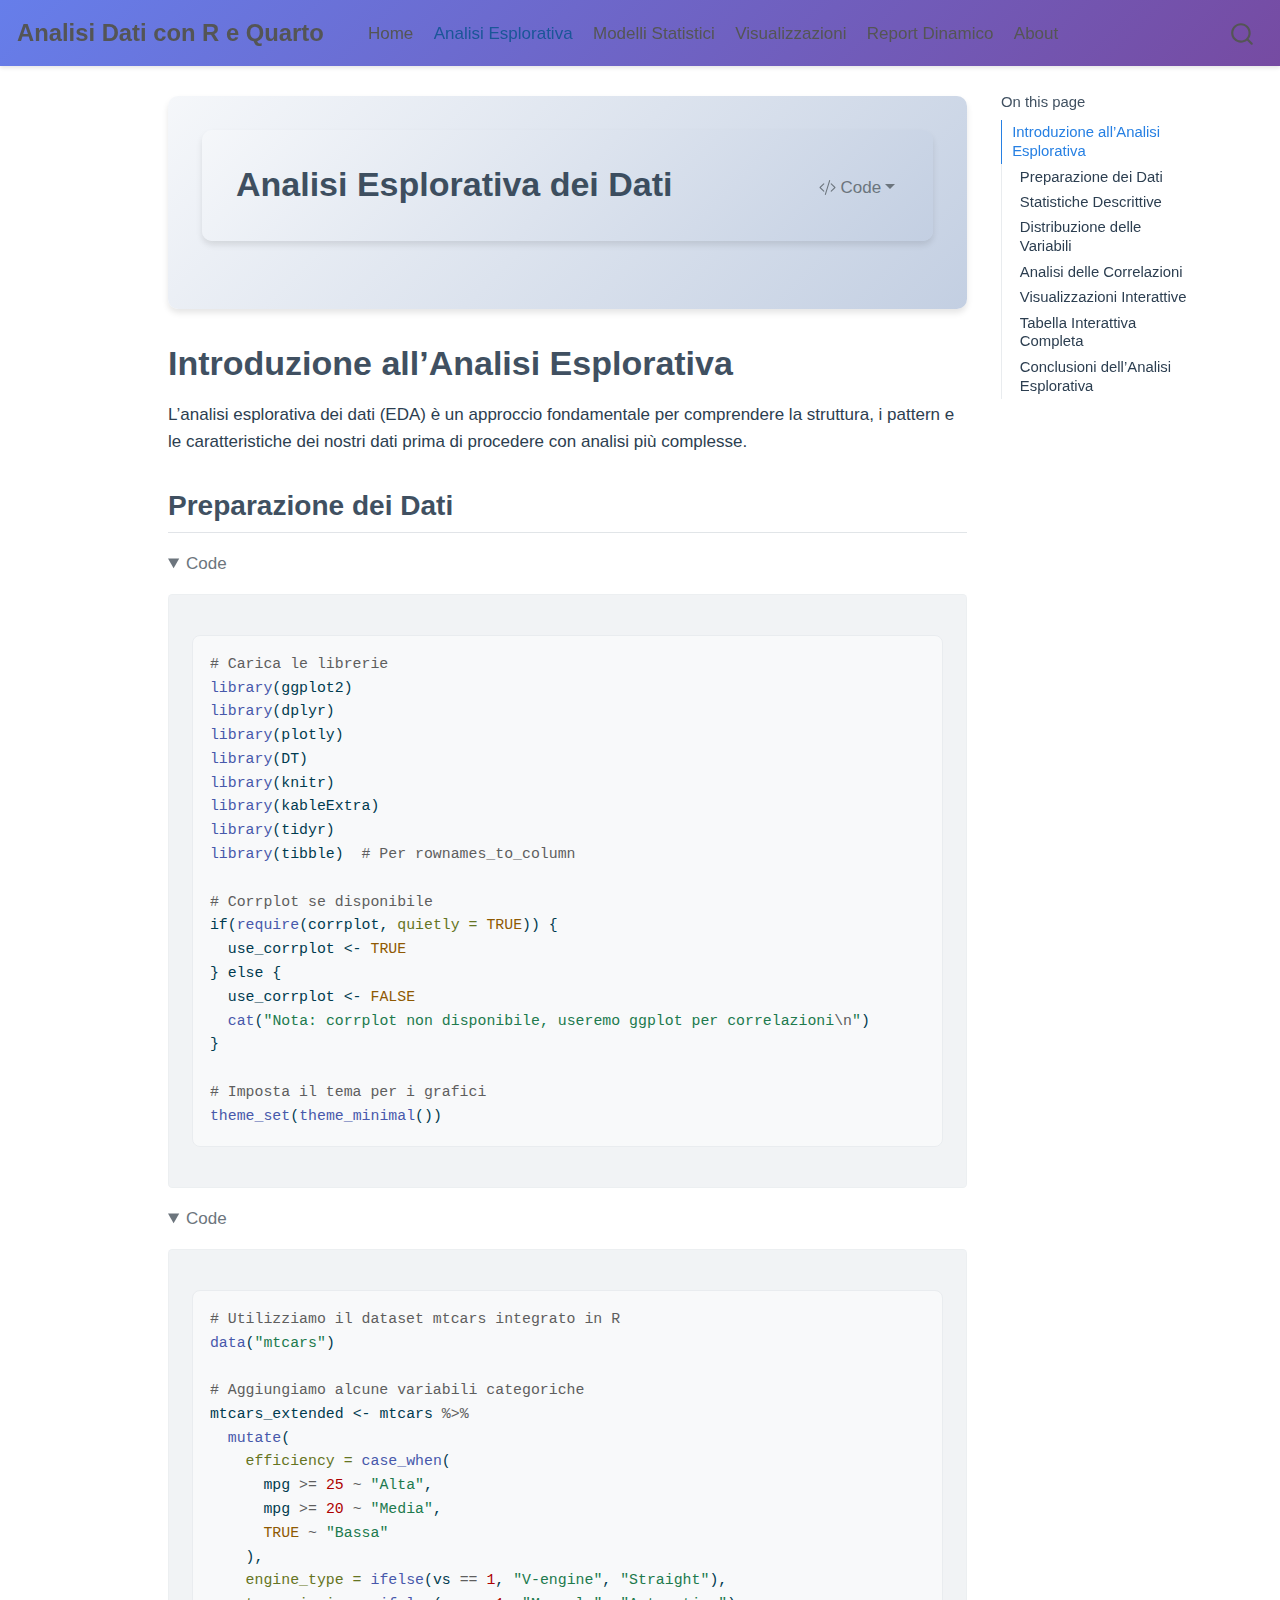
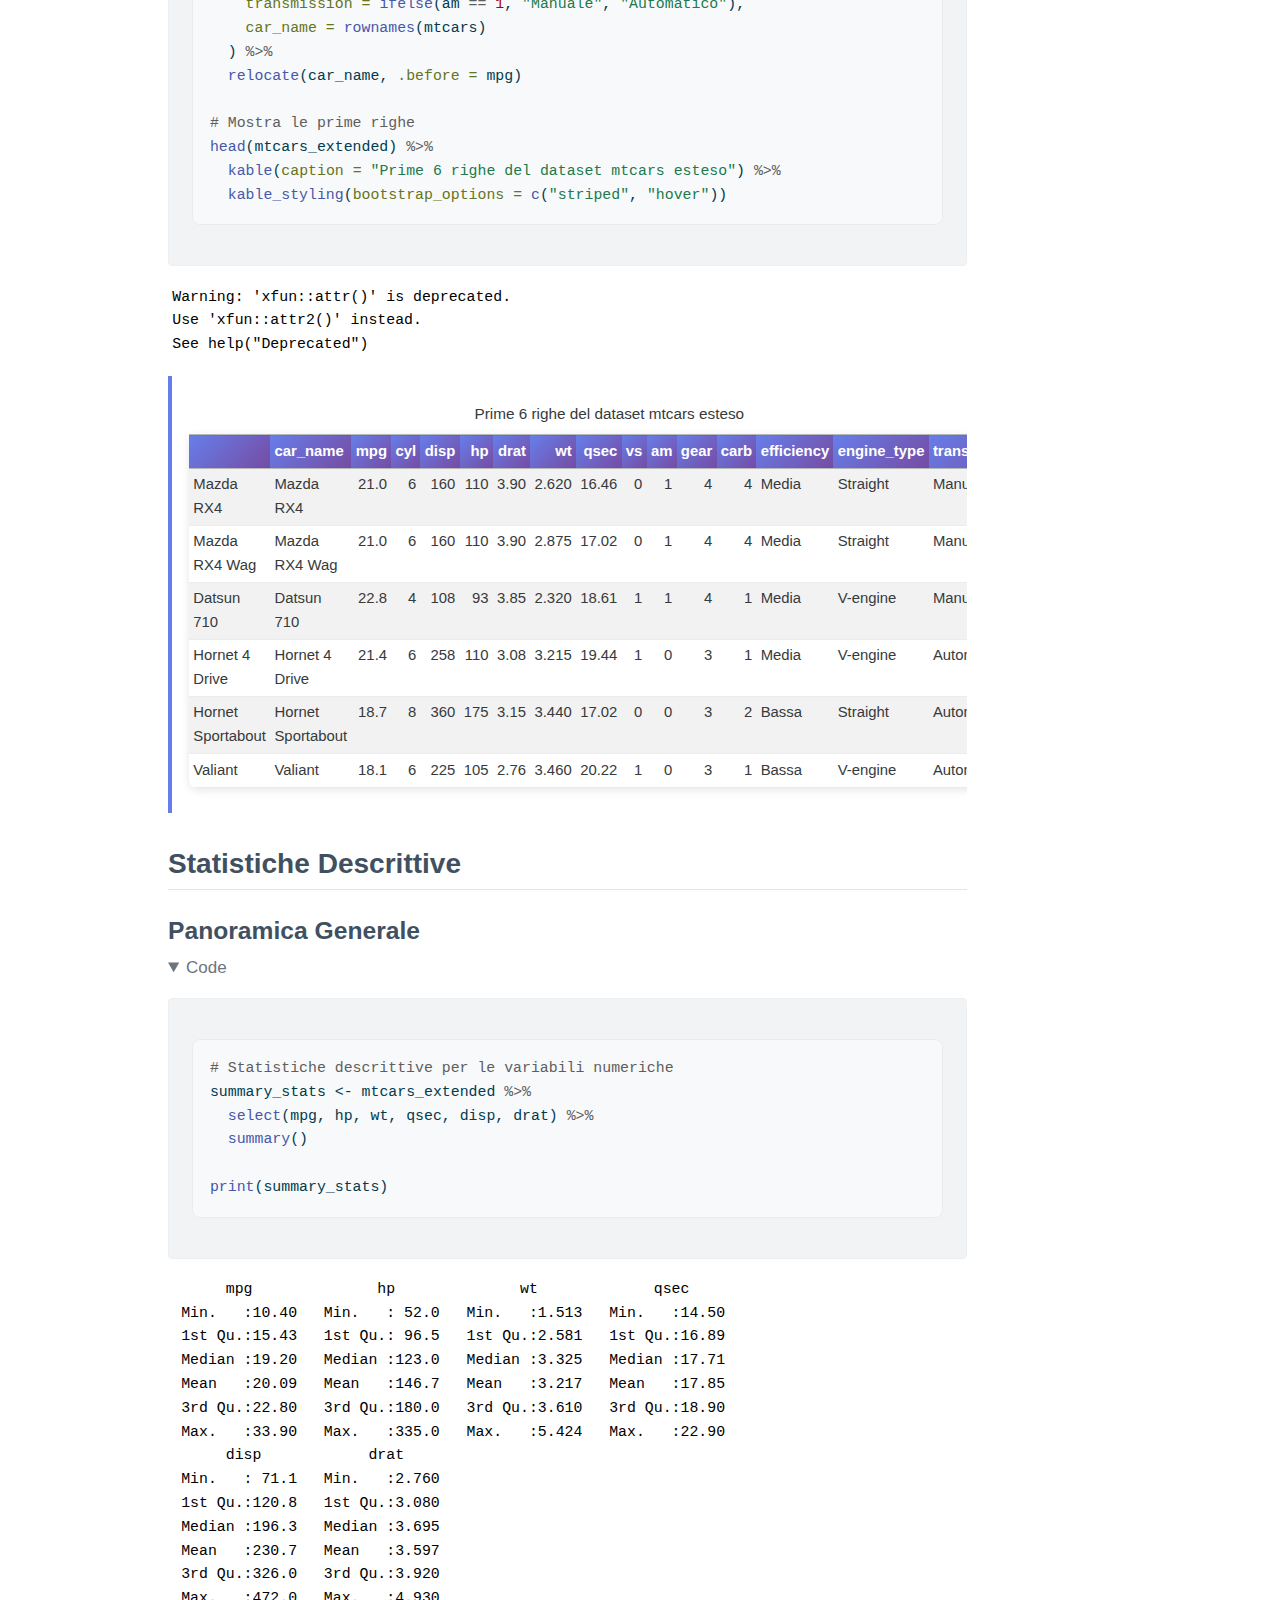
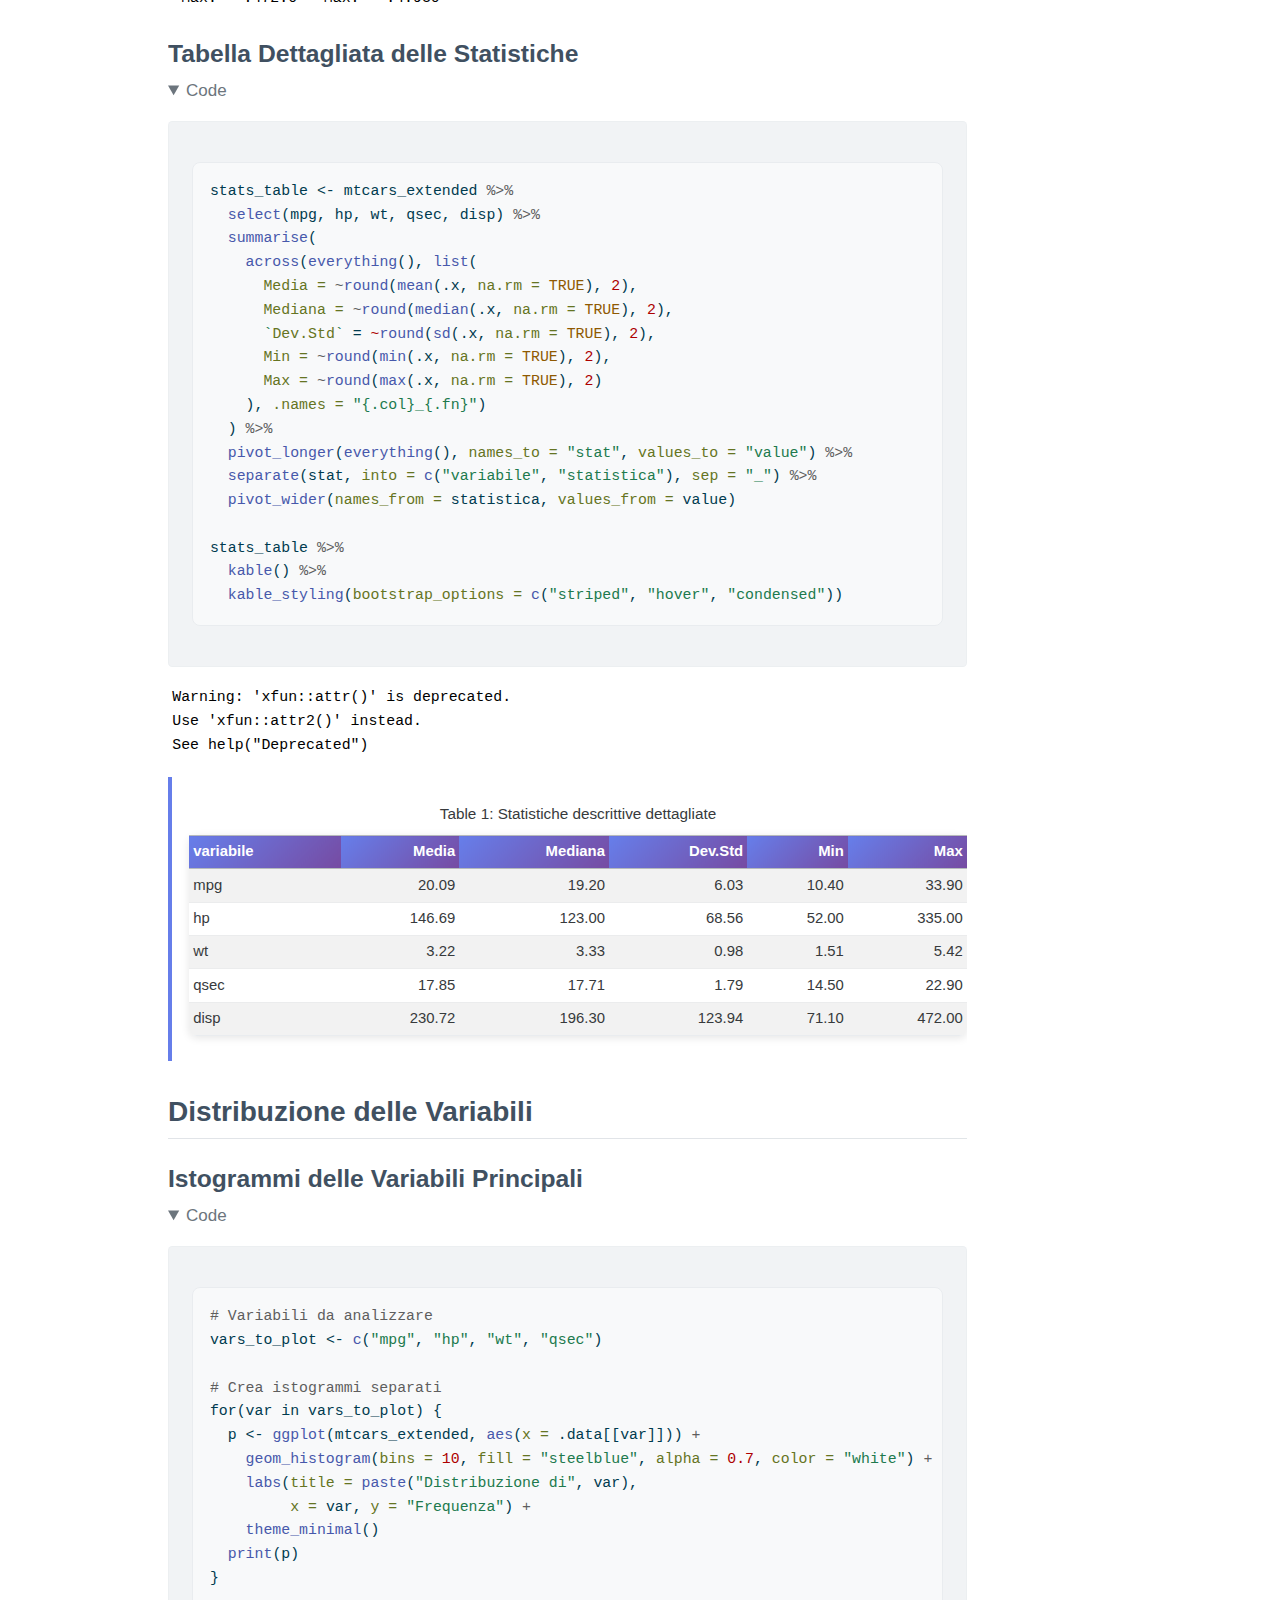
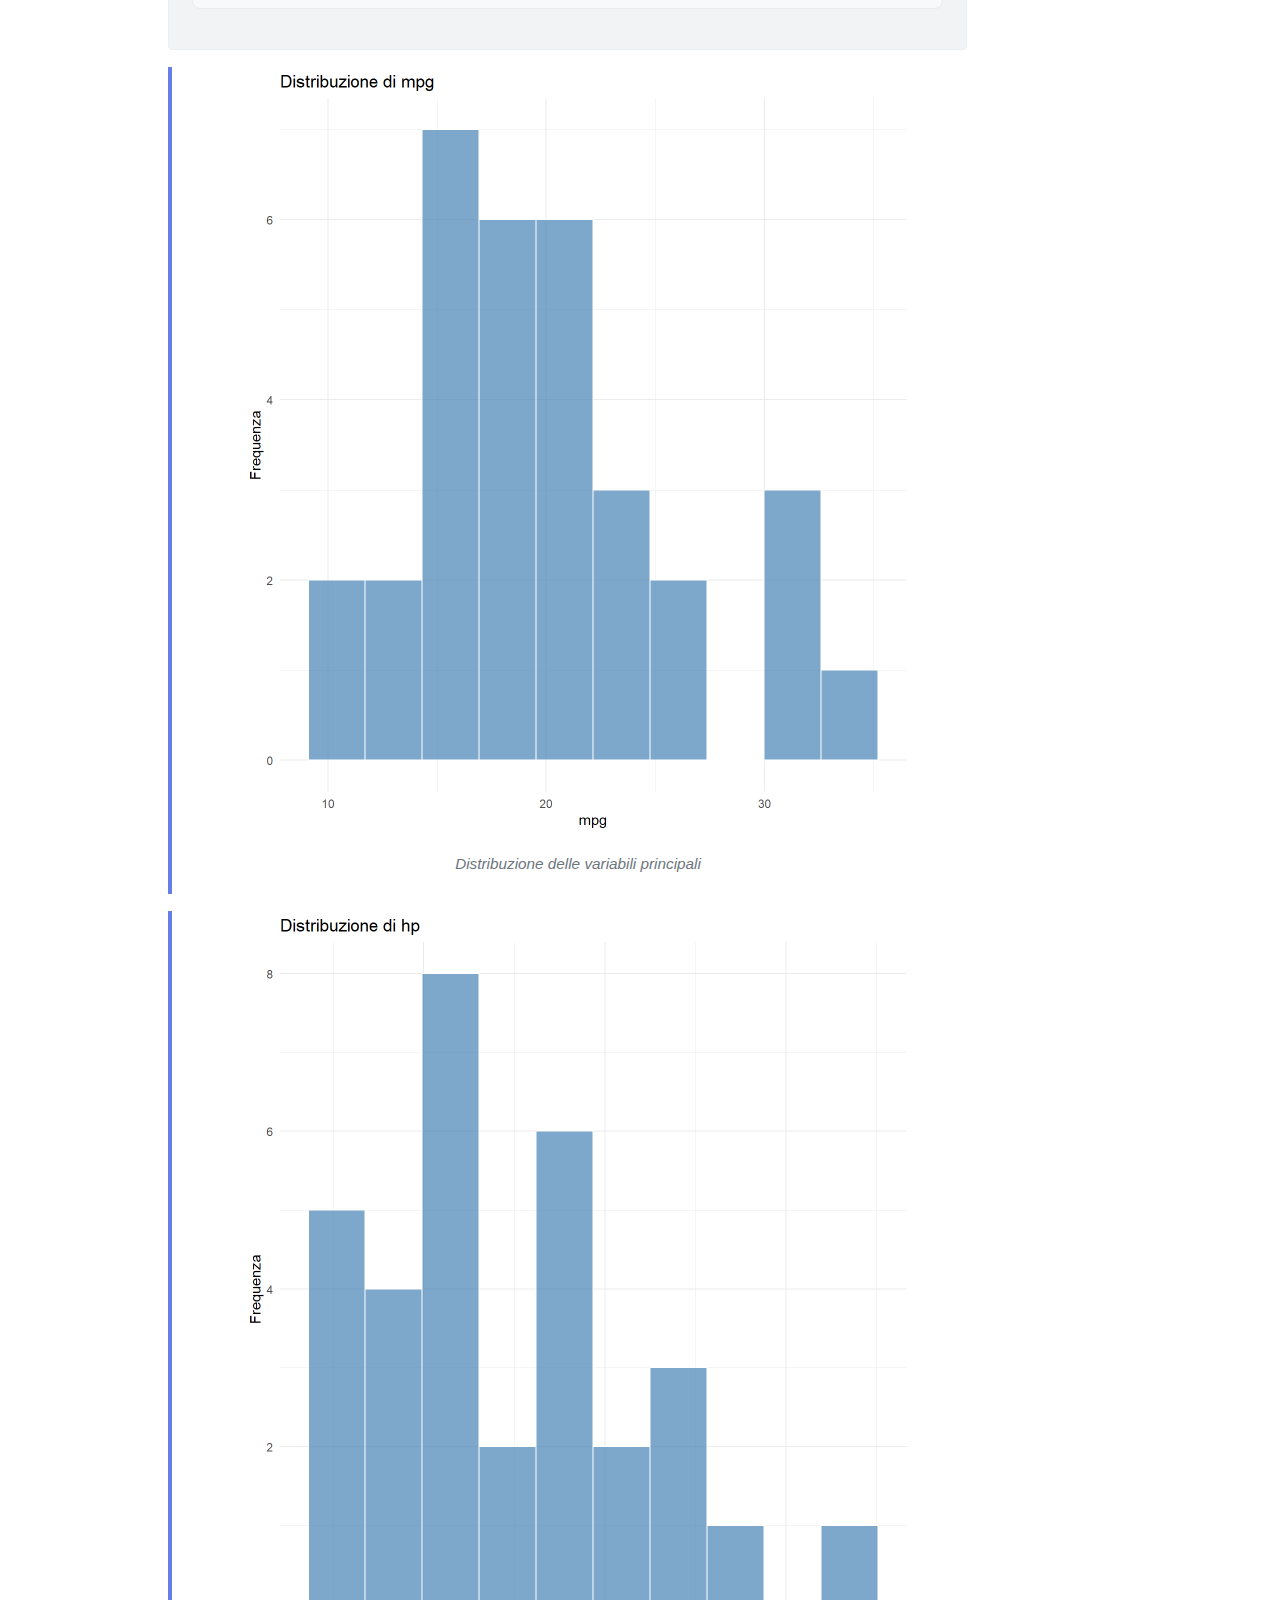
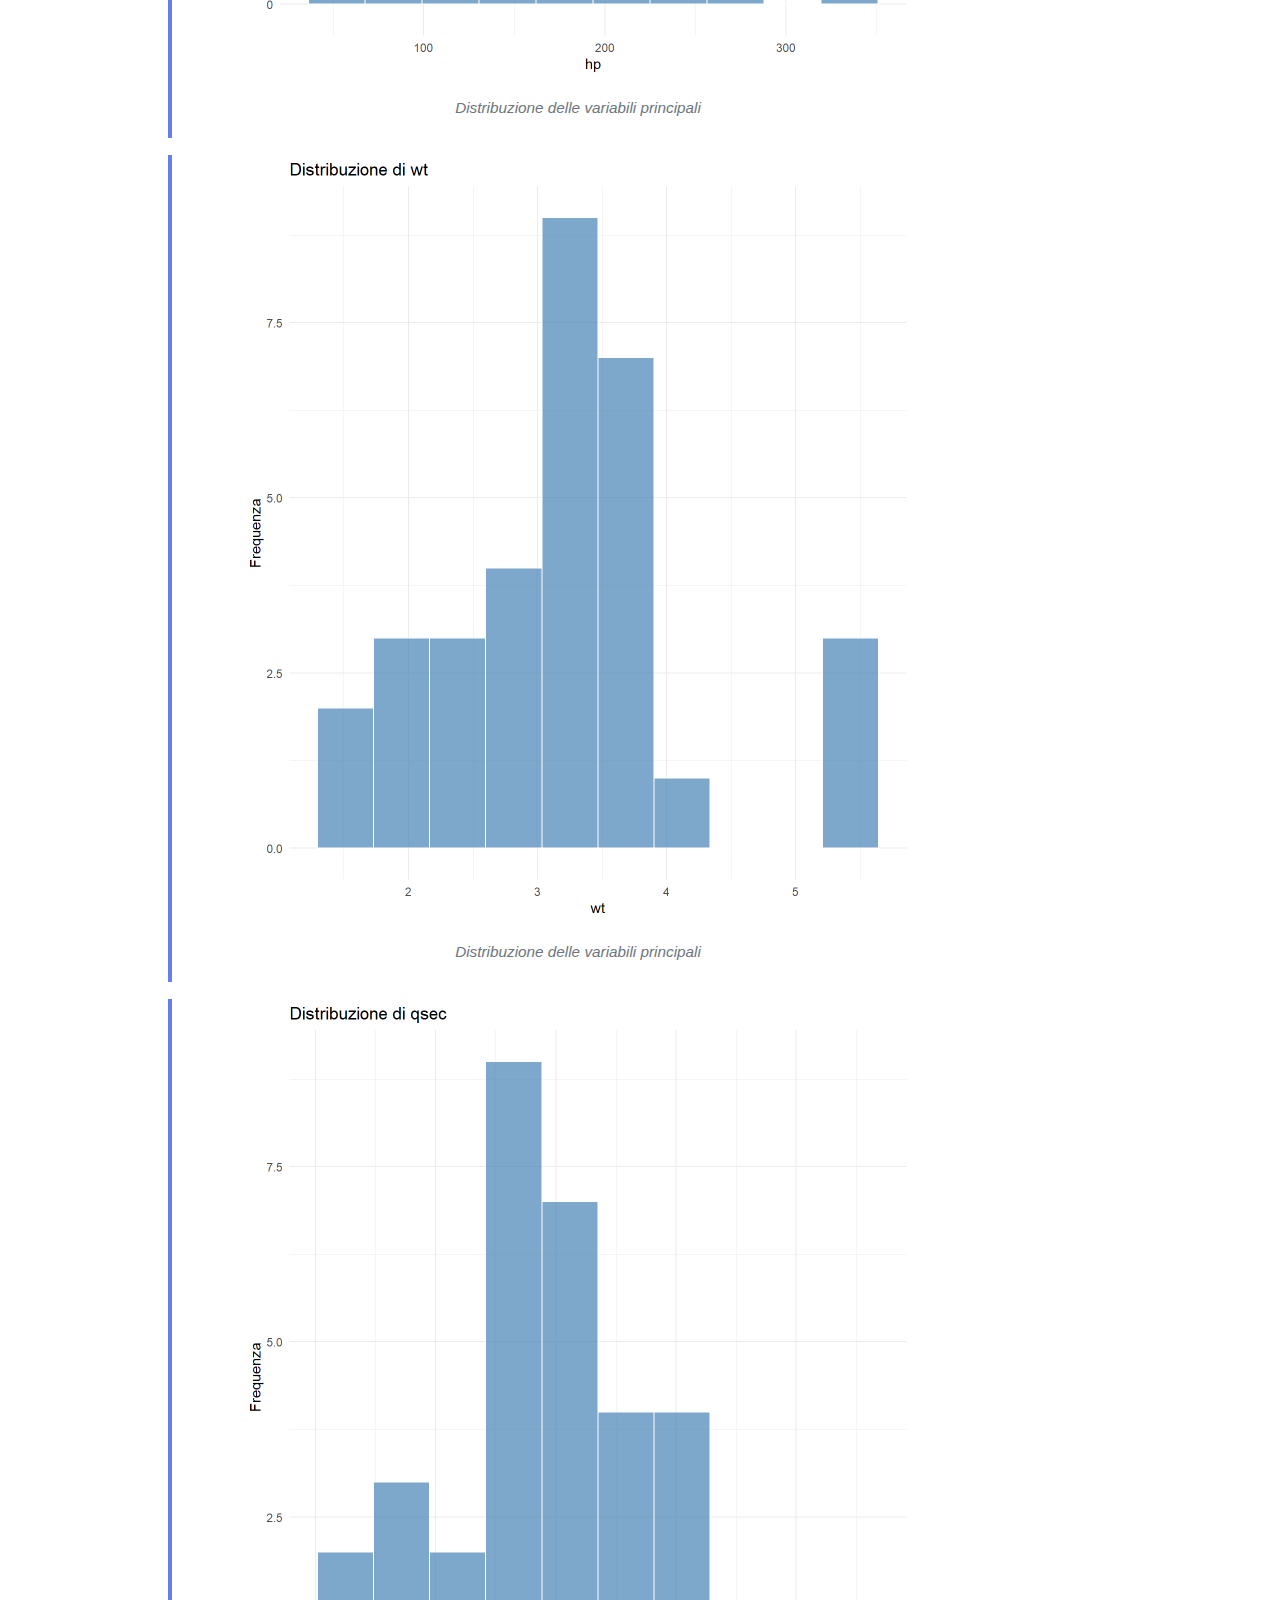
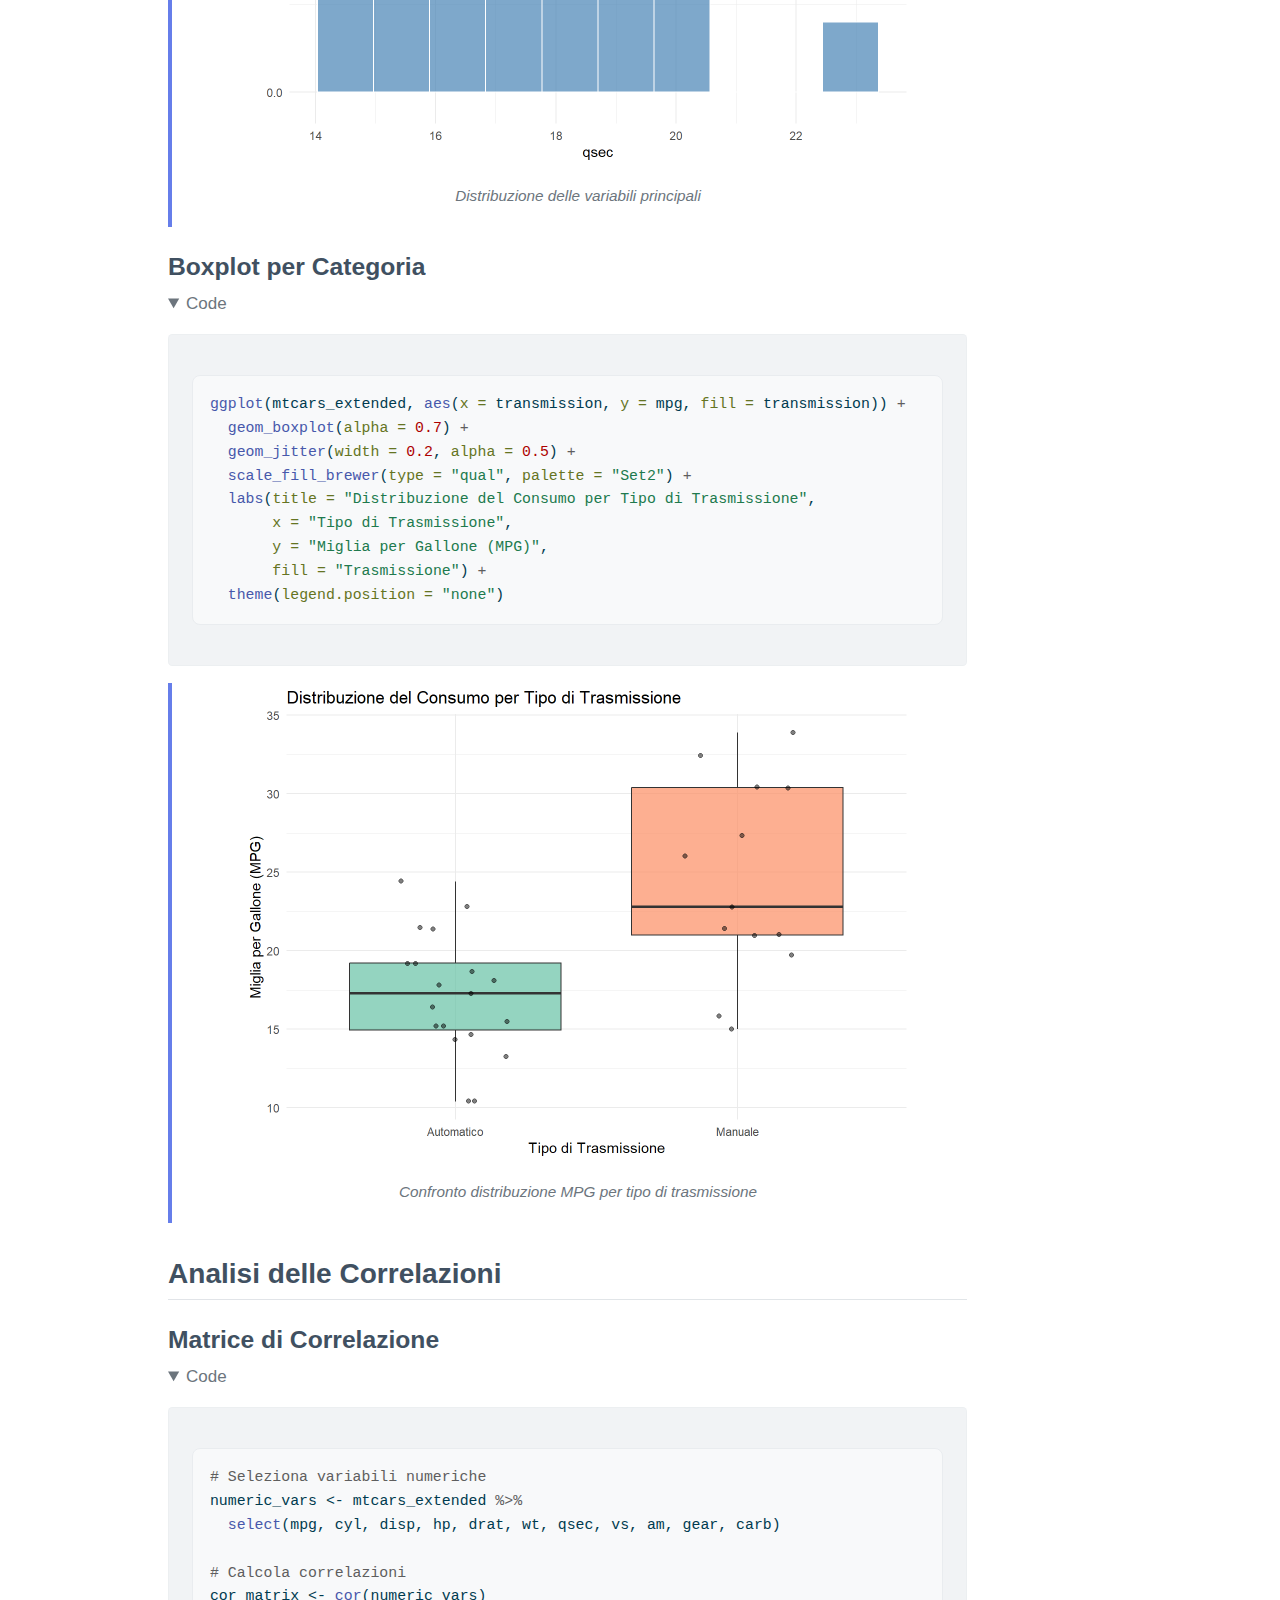
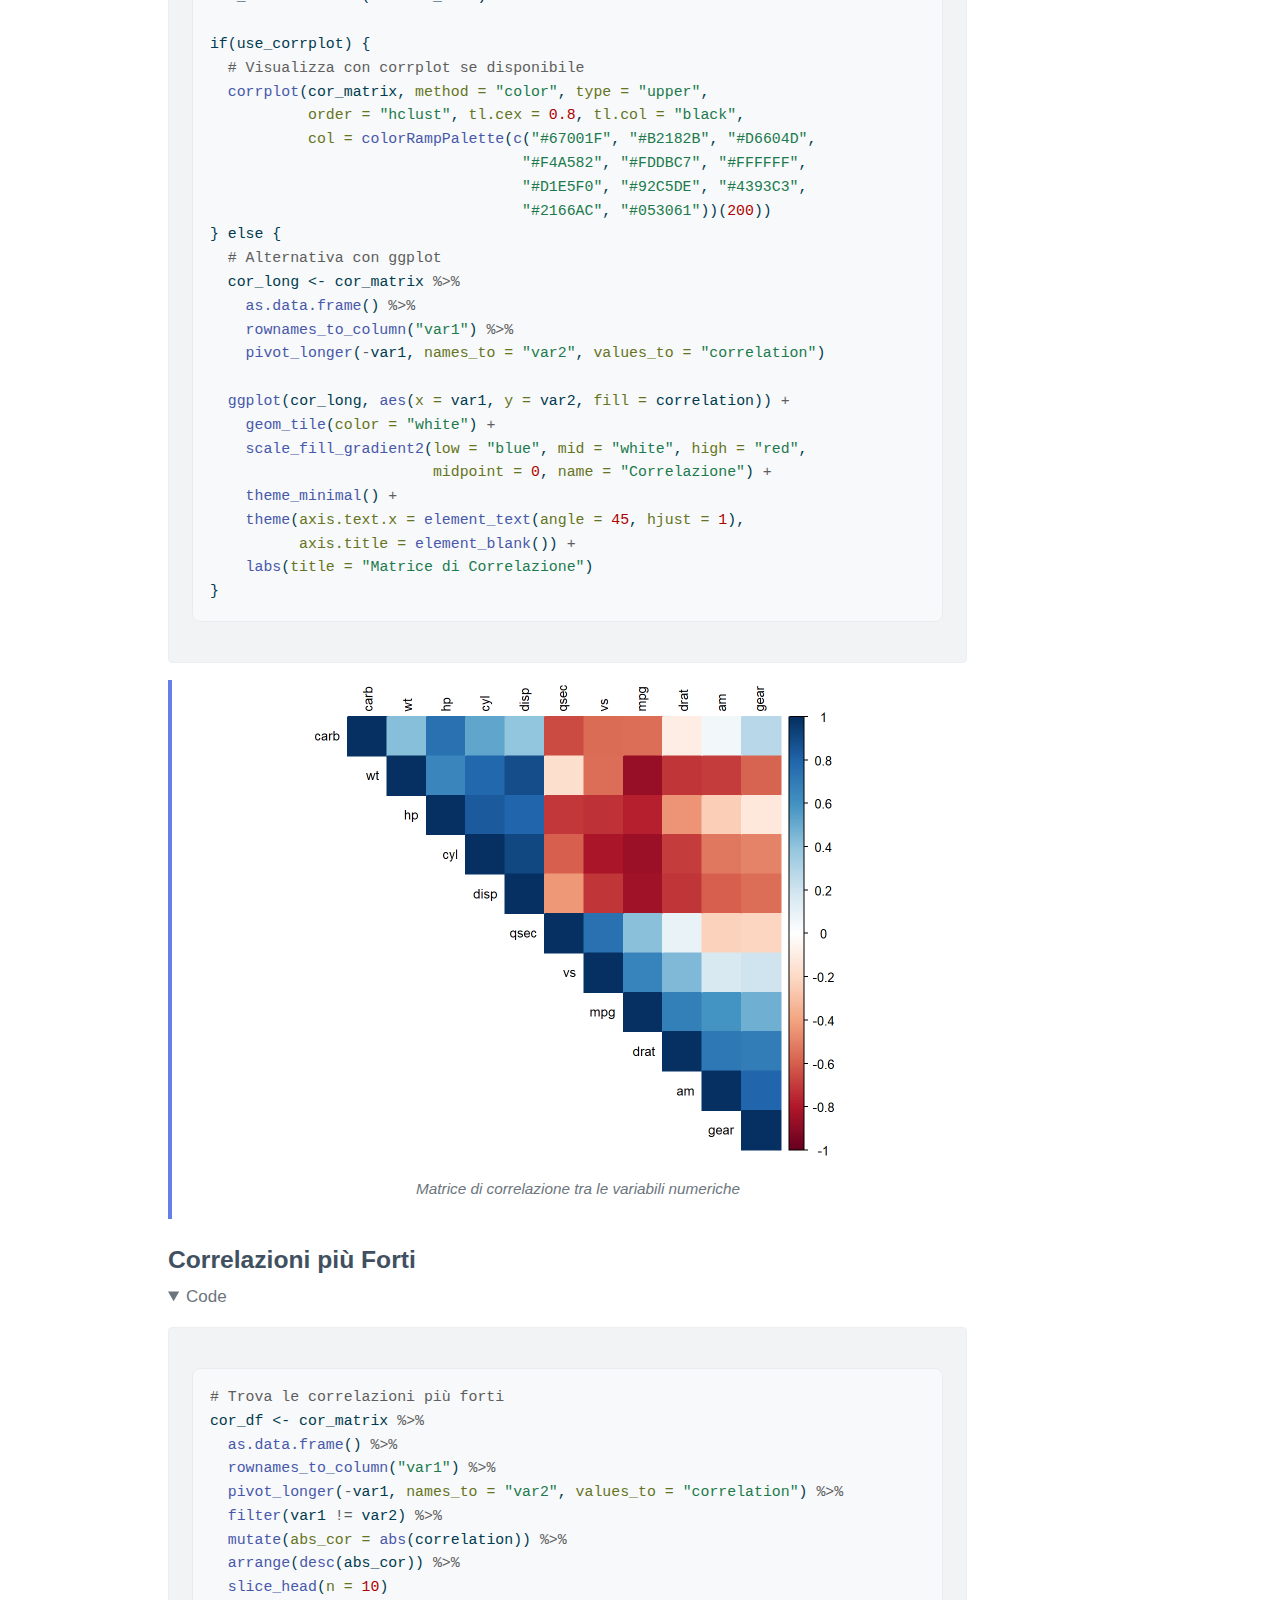
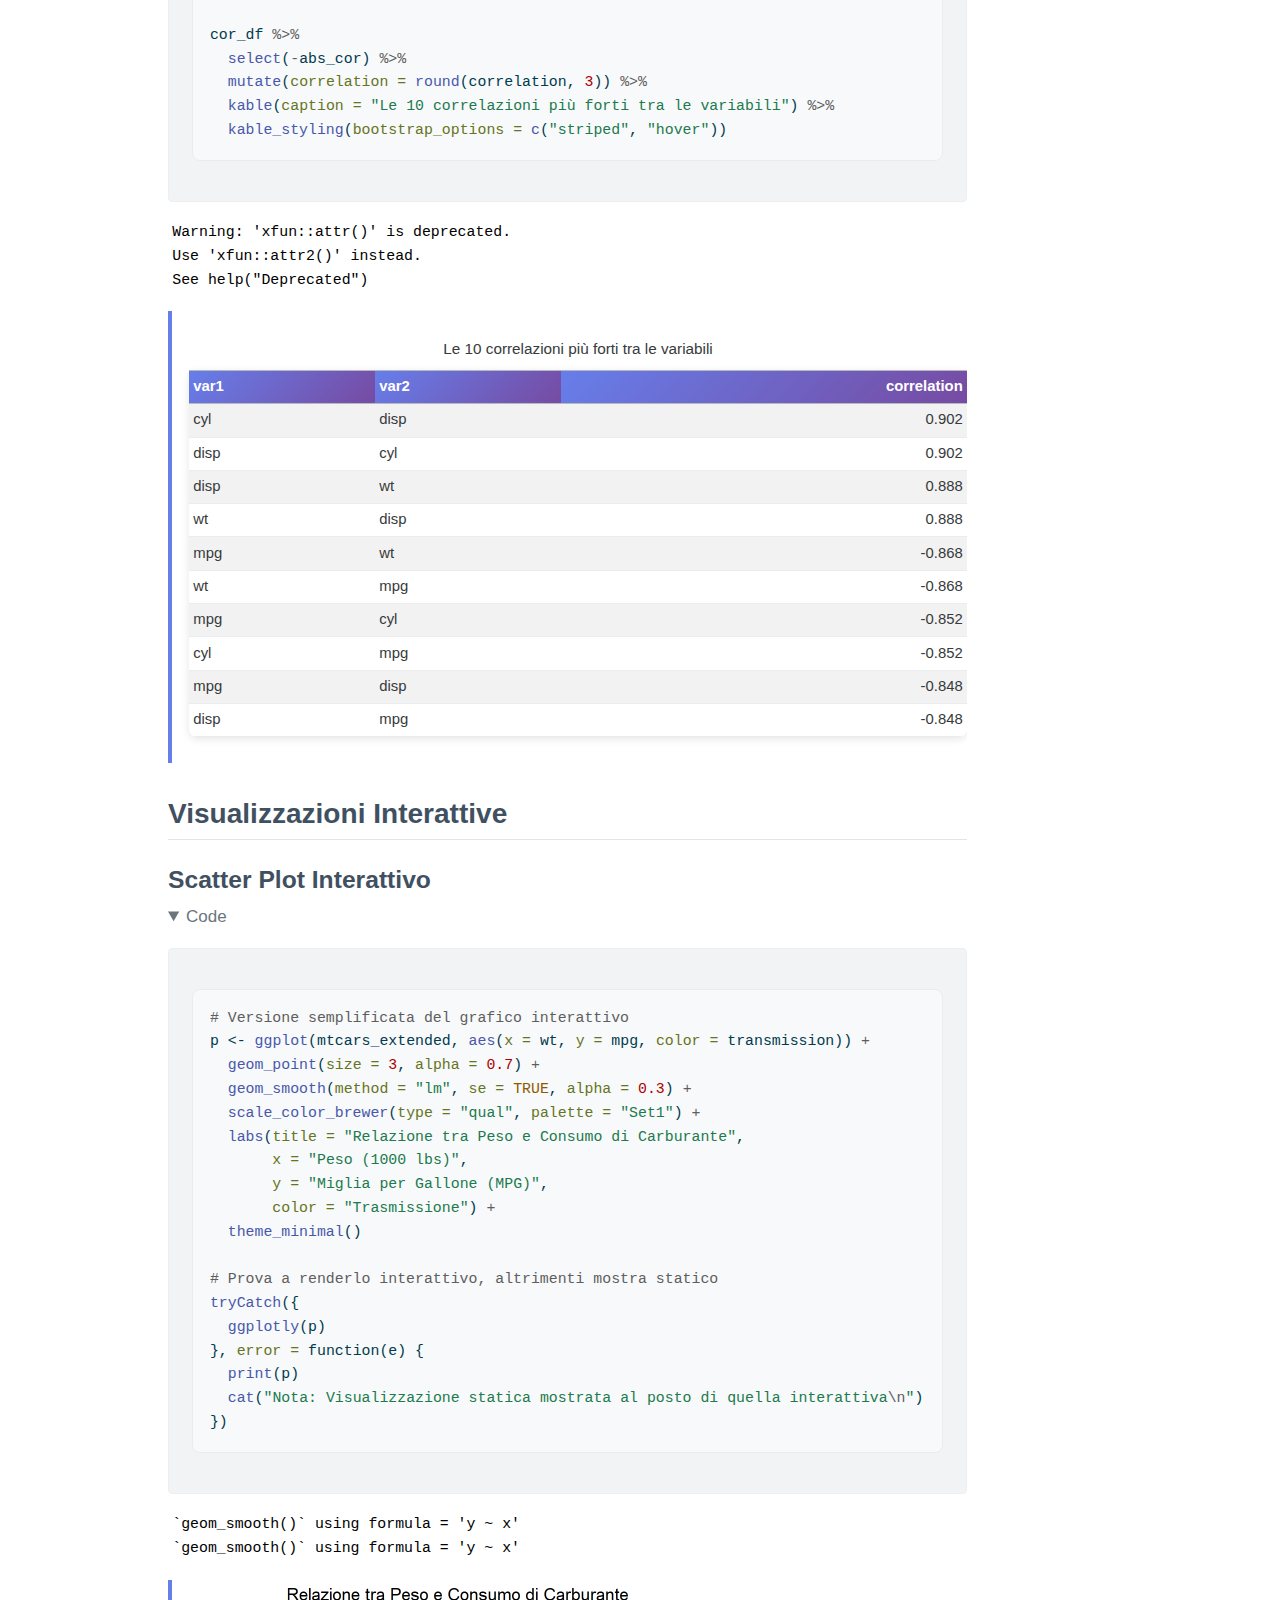
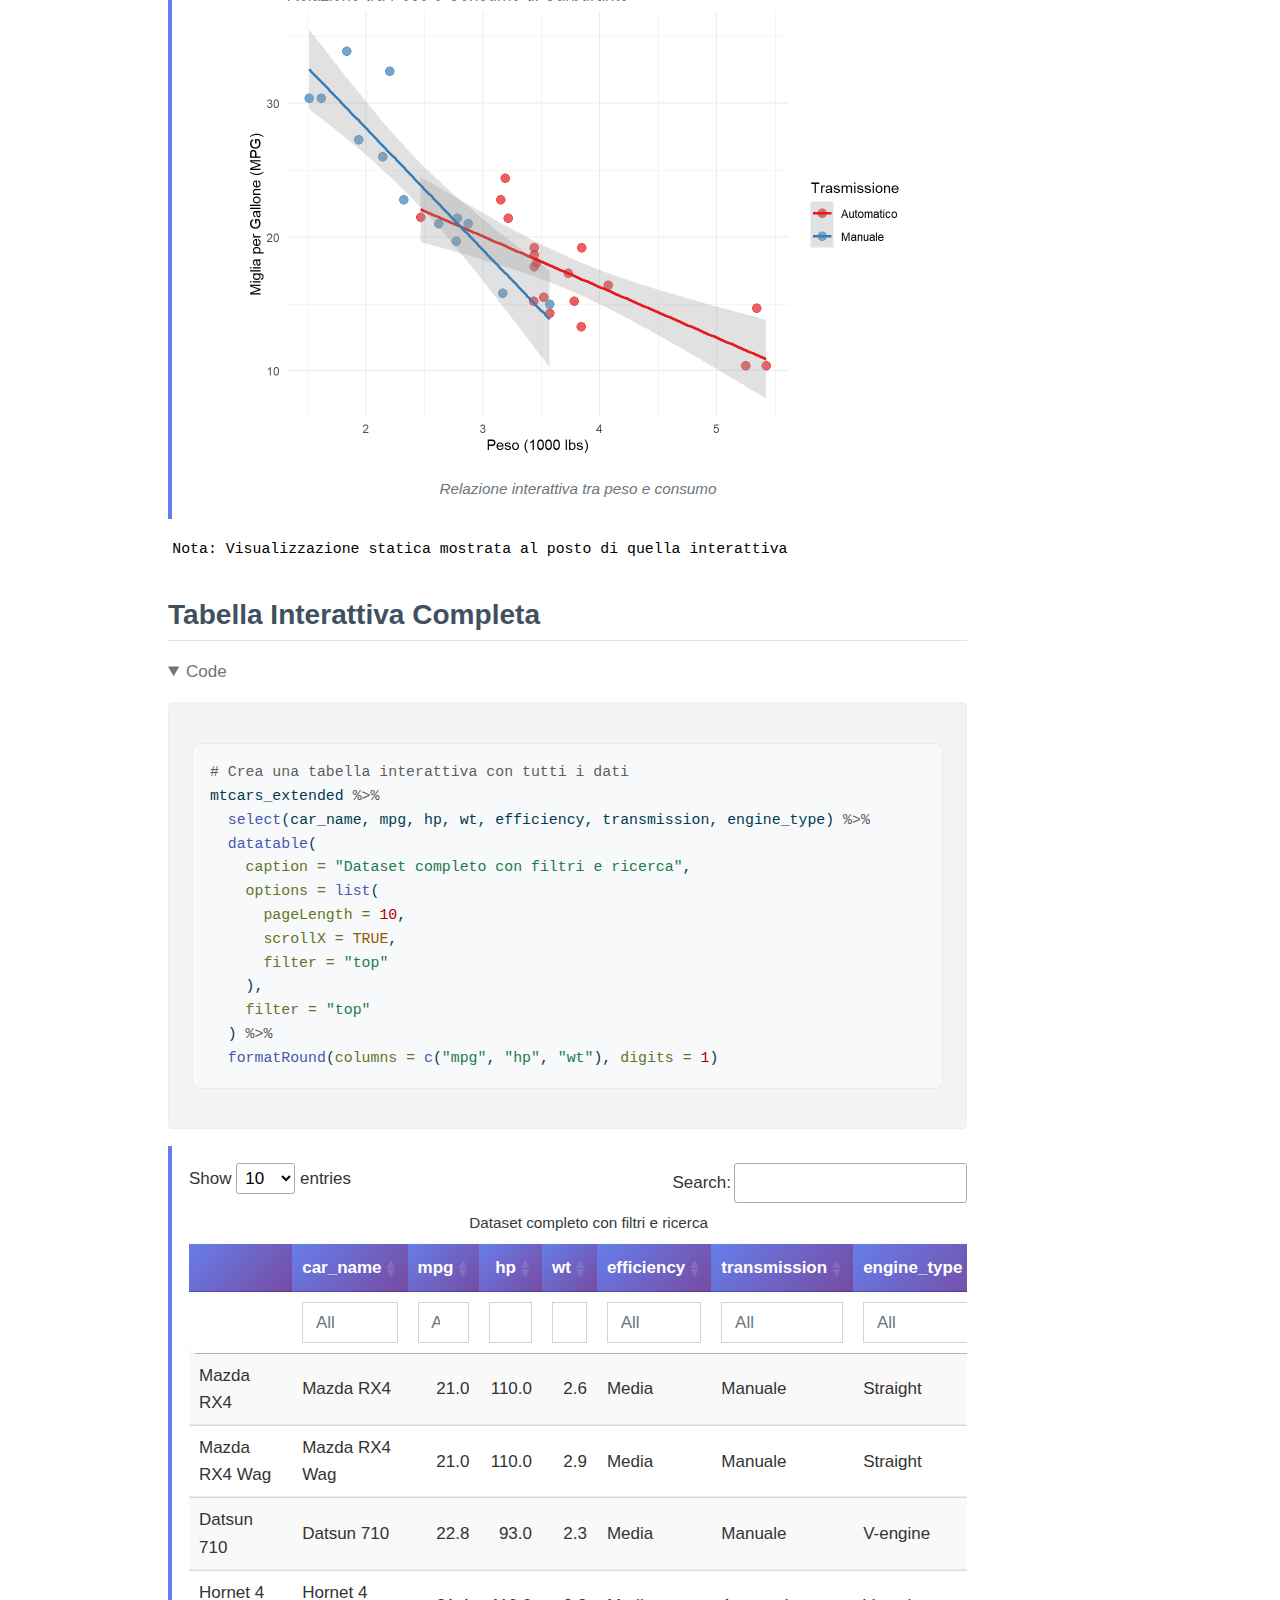
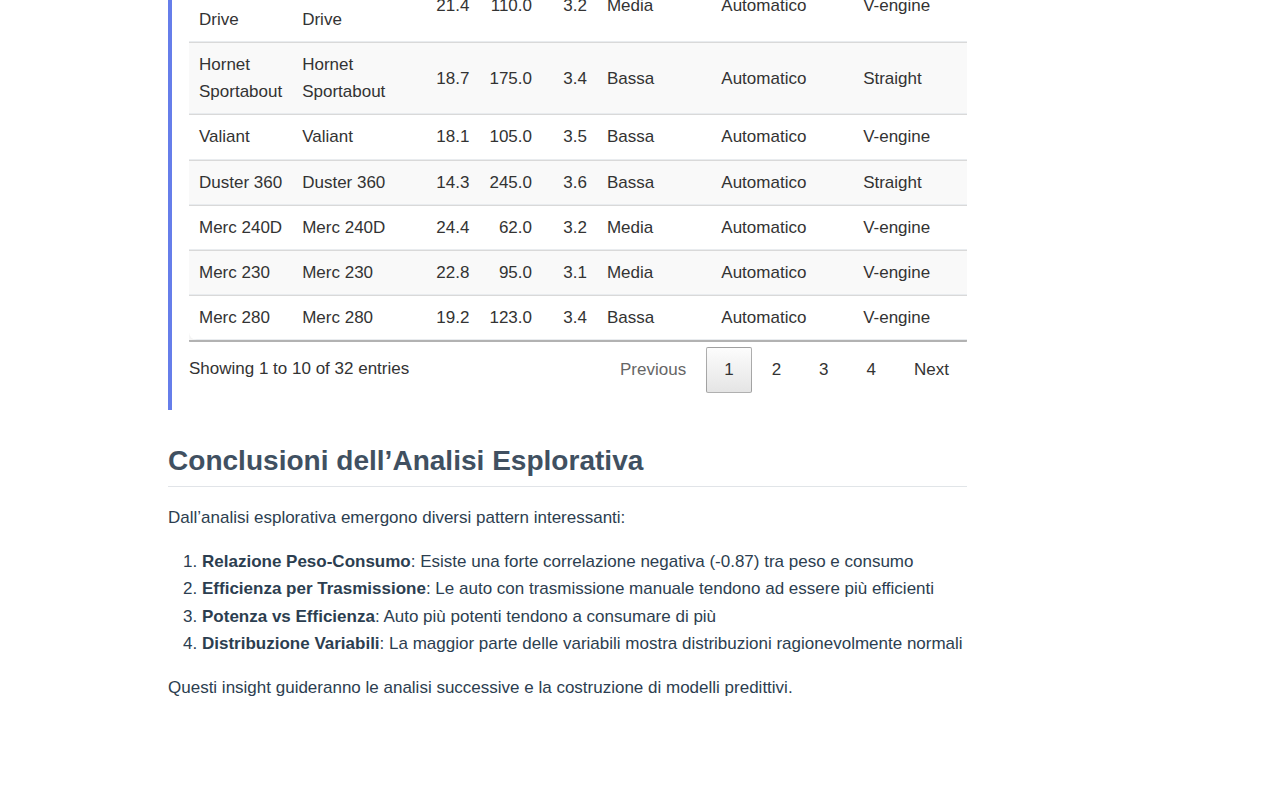
<file: analisi-esplorativa.html>
<!DOCTYPE html>
<html xmlns="http://www.w3.org/1999/xhtml" lang="en" xml:lang="en"><head>

<meta charset="utf-8">
<meta name="generator" content="quarto-1.3.450">

<meta name="viewport" content="width=device-width, initial-scale=1.0, user-scalable=yes">


<title>Analisi Dati con R e Quarto - Analisi Esplorativa dei Dati</title>
<style>
code{white-space: pre-wrap;}
span.smallcaps{font-variant: small-caps;}
div.columns{display: flex; gap: min(4vw, 1.5em);}
div.column{flex: auto; overflow-x: auto;}
div.hanging-indent{margin-left: 1.5em; text-indent: -1.5em;}
ul.task-list{list-style: none;}
ul.task-list li input[type="checkbox"] {
  width: 0.8em;
  margin: 0 0.8em 0.2em -1em; /* quarto-specific, see https://github.com/quarto-dev/quarto-cli/issues/4556 */ 
  vertical-align: middle;
}
/* CSS for syntax highlighting */
pre > code.sourceCode { white-space: pre; position: relative; }
pre > code.sourceCode > span { display: inline-block; line-height: 1.25; }
pre > code.sourceCode > span:empty { height: 1.2em; }
.sourceCode { overflow: visible; }
code.sourceCode > span { color: inherit; text-decoration: inherit; }
div.sourceCode { margin: 1em 0; }
pre.sourceCode { margin: 0; }
@media screen {
div.sourceCode { overflow: auto; }
}
@media print {
pre > code.sourceCode { white-space: pre-wrap; }
pre > code.sourceCode > span { text-indent: -5em; padding-left: 5em; }
}
pre.numberSource code
  { counter-reset: source-line 0; }
pre.numberSource code > span
  { position: relative; left: -4em; counter-increment: source-line; }
pre.numberSource code > span > a:first-child::before
  { content: counter(source-line);
    position: relative; left: -1em; text-align: right; vertical-align: baseline;
    border: none; display: inline-block;
    -webkit-touch-callout: none; -webkit-user-select: none;
    -khtml-user-select: none; -moz-user-select: none;
    -ms-user-select: none; user-select: none;
    padding: 0 4px; width: 4em;
  }
pre.numberSource { margin-left: 3em;  padding-left: 4px; }
div.sourceCode
  {   }
@media screen {
pre > code.sourceCode > span > a:first-child::before { text-decoration: underline; }
}
</style>


<script src="site_libs/quarto-nav/quarto-nav.js"></script>
<script src="site_libs/quarto-nav/headroom.min.js"></script>
<script src="site_libs/clipboard/clipboard.min.js"></script>
<script src="site_libs/quarto-search/autocomplete.umd.js"></script>
<script src="site_libs/quarto-search/fuse.min.js"></script>
<script src="site_libs/quarto-search/quarto-search.js"></script>
<meta name="quarto:offset" content="./">
<script src="site_libs/quarto-html/quarto.js"></script>
<script src="site_libs/quarto-html/popper.min.js"></script>
<script src="site_libs/quarto-html/tippy.umd.min.js"></script>
<script src="site_libs/quarto-html/anchor.min.js"></script>
<link href="site_libs/quarto-html/tippy.css" rel="stylesheet">
<link href="site_libs/quarto-html/quarto-syntax-highlighting.css" rel="stylesheet" id="quarto-text-highlighting-styles">
<script src="site_libs/bootstrap/bootstrap.min.js"></script>
<link href="site_libs/bootstrap/bootstrap-icons.css" rel="stylesheet">
<link href="site_libs/bootstrap/bootstrap.min.css" rel="stylesheet" id="quarto-bootstrap" data-mode="light">
<script id="quarto-search-options" type="application/json">{
  "location": "navbar",
  "copy-button": false,
  "collapse-after": 3,
  "panel-placement": "end",
  "type": "overlay",
  "limit": 20,
  "language": {
    "search-no-results-text": "No results",
    "search-matching-documents-text": "matching documents",
    "search-copy-link-title": "Copy link to search",
    "search-hide-matches-text": "Hide additional matches",
    "search-more-match-text": "more match in this document",
    "search-more-matches-text": "more matches in this document",
    "search-clear-button-title": "Clear",
    "search-detached-cancel-button-title": "Cancel",
    "search-submit-button-title": "Submit",
    "search-label": "Search"
  }
}</script>

<script src="site_libs/kePrint-0.0.1/kePrint.js"></script>
<link href="site_libs/lightable-0.0.1/lightable.css" rel="stylesheet">
<link href="site_libs/htmltools-fill-0.5.8.1/fill.css" rel="stylesheet">
<script src="site_libs/htmlwidgets-1.6.4/htmlwidgets.js"></script>
<link href="site_libs/datatables-css-0.0.0/datatables-crosstalk.css" rel="stylesheet">
<script src="site_libs/datatables-binding-0.28/datatables.js"></script>
<script src="site_libs/jquery-3.6.0/jquery-3.6.0.min.js"></script>
<link href="site_libs/dt-core-1.13.4/css/jquery.dataTables.min.css" rel="stylesheet">
<link href="site_libs/dt-core-1.13.4/css/jquery.dataTables.extra.css" rel="stylesheet">
<script src="site_libs/dt-core-1.13.4/js/jquery.dataTables.min.js"></script>
<link href="site_libs/nouislider-7.0.10/jquery.nouislider.min.css" rel="stylesheet">
<script src="site_libs/nouislider-7.0.10/jquery.nouislider.min.js"></script>
<link href="site_libs/selectize-0.12.0/selectize.bootstrap3.css" rel="stylesheet">
<script src="site_libs/selectize-0.12.0/selectize.min.js"></script>
<link href="site_libs/crosstalk-1.2.0/css/crosstalk.min.css" rel="stylesheet">
<script src="site_libs/crosstalk-1.2.0/js/crosstalk.min.js"></script>


<link rel="stylesheet" href="styles.css">
</head>

<body class="nav-fixed">

<div id="quarto-search-results"></div>
  <header id="quarto-header" class="headroom fixed-top">
    <nav class="navbar navbar-expand-lg navbar-dark ">
      <div class="navbar-container container-fluid">
      <div class="navbar-brand-container">
    <a class="navbar-brand" href="./index.html">
    <span class="navbar-title">Analisi Dati con R e Quarto</span>
    </a>
  </div>
            <div id="quarto-search" class="" title="Search"></div>
          <button class="navbar-toggler" type="button" data-bs-toggle="collapse" data-bs-target="#navbarCollapse" aria-controls="navbarCollapse" aria-expanded="false" aria-label="Toggle navigation" onclick="if (window.quartoToggleHeadroom) { window.quartoToggleHeadroom(); }">
  <span class="navbar-toggler-icon"></span>
</button>
          <div class="collapse navbar-collapse" id="navbarCollapse">
            <ul class="navbar-nav navbar-nav-scroll me-auto">
  <li class="nav-item">
    <a class="nav-link" href="./index.html" rel="" target="">
 <span class="menu-text">Home</span></a>
  </li>  
  <li class="nav-item">
    <a class="nav-link active" href="./analisi-esplorativa.html" rel="" target="" aria-current="page">
 <span class="menu-text">Analisi Esplorativa</span></a>
  </li>  
  <li class="nav-item">
    <a class="nav-link" href="./modelli-statistici.html" rel="" target="">
 <span class="menu-text">Modelli Statistici</span></a>
  </li>  
  <li class="nav-item">
    <a class="nav-link" href="./visualizzazioni.html" rel="" target="">
 <span class="menu-text">Visualizzazioni</span></a>
  </li>  
  <li class="nav-item">
    <a class="nav-link" href="./report-dinamico.html" rel="" target="">
 <span class="menu-text">Report Dinamico</span></a>
  </li>  
  <li class="nav-item">
    <a class="nav-link" href="./about.html" rel="" target="">
 <span class="menu-text">About</span></a>
  </li>  
</ul>
            <div class="quarto-navbar-tools ms-auto">
</div>
          </div> <!-- /navcollapse -->
      </div> <!-- /container-fluid -->
    </nav>
</header>
<!-- content -->
<div id="quarto-content" class="quarto-container page-columns page-rows-contents page-layout-article page-navbar">
<!-- sidebar -->
<!-- margin-sidebar -->
    <div id="quarto-margin-sidebar" class="sidebar margin-sidebar">
        <nav id="TOC" role="doc-toc" class="toc-active">
    <h2 id="toc-title">On this page</h2>
   
  <ul>
  <li><a href="#introduzione-allanalisi-esplorativa" id="toc-introduzione-allanalisi-esplorativa" class="nav-link active" data-scroll-target="#introduzione-allanalisi-esplorativa">Introduzione all’Analisi Esplorativa</a>
  <ul class="collapse">
  <li><a href="#preparazione-dei-dati" id="toc-preparazione-dei-dati" class="nav-link" data-scroll-target="#preparazione-dei-dati">Preparazione dei Dati</a></li>
  <li><a href="#statistiche-descrittive" id="toc-statistiche-descrittive" class="nav-link" data-scroll-target="#statistiche-descrittive">Statistiche Descrittive</a>
  <ul class="collapse">
  <li><a href="#panoramica-generale" id="toc-panoramica-generale" class="nav-link" data-scroll-target="#panoramica-generale">Panoramica Generale</a></li>
  <li><a href="#tabella-dettagliata-delle-statistiche" id="toc-tabella-dettagliata-delle-statistiche" class="nav-link" data-scroll-target="#tabella-dettagliata-delle-statistiche">Tabella Dettagliata delle Statistiche</a></li>
  </ul></li>
  <li><a href="#distribuzione-delle-variabili" id="toc-distribuzione-delle-variabili" class="nav-link" data-scroll-target="#distribuzione-delle-variabili">Distribuzione delle Variabili</a>
  <ul class="collapse">
  <li><a href="#istogrammi-delle-variabili-principali" id="toc-istogrammi-delle-variabili-principali" class="nav-link" data-scroll-target="#istogrammi-delle-variabili-principali">Istogrammi delle Variabili Principali</a></li>
  <li><a href="#boxplot-per-categoria" id="toc-boxplot-per-categoria" class="nav-link" data-scroll-target="#boxplot-per-categoria">Boxplot per Categoria</a></li>
  </ul></li>
  <li><a href="#analisi-delle-correlazioni" id="toc-analisi-delle-correlazioni" class="nav-link" data-scroll-target="#analisi-delle-correlazioni">Analisi delle Correlazioni</a>
  <ul class="collapse">
  <li><a href="#matrice-di-correlazione" id="toc-matrice-di-correlazione" class="nav-link" data-scroll-target="#matrice-di-correlazione">Matrice di Correlazione</a></li>
  <li><a href="#correlazioni-più-forti" id="toc-correlazioni-più-forti" class="nav-link" data-scroll-target="#correlazioni-più-forti">Correlazioni più Forti</a></li>
  </ul></li>
  <li><a href="#visualizzazioni-interattive" id="toc-visualizzazioni-interattive" class="nav-link" data-scroll-target="#visualizzazioni-interattive">Visualizzazioni Interattive</a>
  <ul class="collapse">
  <li><a href="#scatter-plot-interattivo" id="toc-scatter-plot-interattivo" class="nav-link" data-scroll-target="#scatter-plot-interattivo">Scatter Plot Interattivo</a></li>
  </ul></li>
  <li><a href="#tabella-interattiva-completa" id="toc-tabella-interattiva-completa" class="nav-link" data-scroll-target="#tabella-interattiva-completa">Tabella Interattiva Completa</a></li>
  <li><a href="#conclusioni-dellanalisi-esplorativa" id="toc-conclusioni-dellanalisi-esplorativa" class="nav-link" data-scroll-target="#conclusioni-dellanalisi-esplorativa">Conclusioni dell’Analisi Esplorativa</a></li>
  </ul></li>
  </ul>
</nav>
    </div>
<!-- main -->
<main class="content" id="quarto-document-content">

<header id="title-block-header" class="quarto-title-block default">
<div class="quarto-title">
<div class="quarto-title-block"><div><h1 class="title">Analisi Esplorativa dei Dati</h1><button type="button" class="btn code-tools-button dropdown-toggle" id="quarto-code-tools-menu" data-bs-toggle="dropdown" aria-expanded="false"><i class="bi"></i> Code</button><ul class="dropdown-menu dropdown-menu-end" aria-labelelledby="quarto-code-tools-menu"><li><a id="quarto-show-all-code" class="dropdown-item" href="javascript:void(0)" role="button">Show All Code</a></li><li><a id="quarto-hide-all-code" class="dropdown-item" href="javascript:void(0)" role="button">Hide All Code</a></li><li><hr class="dropdown-divider"></li><li><a id="quarto-view-source" class="dropdown-item" href="javascript:void(0)" role="button">View Source</a></li></ul></div></div>
</div>



<div class="quarto-title-meta">

    
  
    
  </div>
  

</header>

<section id="introduzione-allanalisi-esplorativa" class="level1">
<h1>Introduzione all’Analisi Esplorativa</h1>
<p>L’analisi esplorativa dei dati (EDA) è un approccio fondamentale per comprendere la struttura, i pattern e le caratteristiche dei nostri dati prima di procedere con analisi più complesse.</p>
<section id="preparazione-dei-dati" class="level2">
<h2 class="anchored" data-anchor-id="preparazione-dei-dati">Preparazione dei Dati</h2>
<div class="cell">
<details open="">
<summary>Code</summary>
<div class="sourceCode cell-code" id="cb1"><pre class="sourceCode r code-with-copy"><code class="sourceCode r"><span id="cb1-1"><a href="#cb1-1" aria-hidden="true" tabindex="-1"></a><span class="co"># Carica le librerie</span></span>
<span id="cb1-2"><a href="#cb1-2" aria-hidden="true" tabindex="-1"></a><span class="fu">library</span>(ggplot2)</span>
<span id="cb1-3"><a href="#cb1-3" aria-hidden="true" tabindex="-1"></a><span class="fu">library</span>(dplyr)</span>
<span id="cb1-4"><a href="#cb1-4" aria-hidden="true" tabindex="-1"></a><span class="fu">library</span>(plotly)</span>
<span id="cb1-5"><a href="#cb1-5" aria-hidden="true" tabindex="-1"></a><span class="fu">library</span>(DT)</span>
<span id="cb1-6"><a href="#cb1-6" aria-hidden="true" tabindex="-1"></a><span class="fu">library</span>(knitr)</span>
<span id="cb1-7"><a href="#cb1-7" aria-hidden="true" tabindex="-1"></a><span class="fu">library</span>(kableExtra)</span>
<span id="cb1-8"><a href="#cb1-8" aria-hidden="true" tabindex="-1"></a><span class="fu">library</span>(tidyr)</span>
<span id="cb1-9"><a href="#cb1-9" aria-hidden="true" tabindex="-1"></a><span class="fu">library</span>(tibble)  <span class="co"># Per rownames_to_column</span></span>
<span id="cb1-10"><a href="#cb1-10" aria-hidden="true" tabindex="-1"></a></span>
<span id="cb1-11"><a href="#cb1-11" aria-hidden="true" tabindex="-1"></a><span class="co"># Corrplot se disponibile</span></span>
<span id="cb1-12"><a href="#cb1-12" aria-hidden="true" tabindex="-1"></a><span class="cf">if</span>(<span class="fu">require</span>(corrplot, <span class="at">quietly =</span> <span class="cn">TRUE</span>)) {</span>
<span id="cb1-13"><a href="#cb1-13" aria-hidden="true" tabindex="-1"></a>  use_corrplot <span class="ot">&lt;-</span> <span class="cn">TRUE</span></span>
<span id="cb1-14"><a href="#cb1-14" aria-hidden="true" tabindex="-1"></a>} <span class="cf">else</span> {</span>
<span id="cb1-15"><a href="#cb1-15" aria-hidden="true" tabindex="-1"></a>  use_corrplot <span class="ot">&lt;-</span> <span class="cn">FALSE</span></span>
<span id="cb1-16"><a href="#cb1-16" aria-hidden="true" tabindex="-1"></a>  <span class="fu">cat</span>(<span class="st">"Nota: corrplot non disponibile, useremo ggplot per correlazioni</span><span class="sc">\n</span><span class="st">"</span>)</span>
<span id="cb1-17"><a href="#cb1-17" aria-hidden="true" tabindex="-1"></a>}</span>
<span id="cb1-18"><a href="#cb1-18" aria-hidden="true" tabindex="-1"></a></span>
<span id="cb1-19"><a href="#cb1-19" aria-hidden="true" tabindex="-1"></a><span class="co"># Imposta il tema per i grafici</span></span>
<span id="cb1-20"><a href="#cb1-20" aria-hidden="true" tabindex="-1"></a><span class="fu">theme_set</span>(<span class="fu">theme_minimal</span>())</span></code><button title="Copy to Clipboard" class="code-copy-button"><i class="bi"></i></button></pre></div>
</details>
</div>
<div class="cell">
<details open="">
<summary>Code</summary>
<div class="sourceCode cell-code" id="cb2"><pre class="sourceCode r code-with-copy"><code class="sourceCode r"><span id="cb2-1"><a href="#cb2-1" aria-hidden="true" tabindex="-1"></a><span class="co"># Utilizziamo il dataset mtcars integrato in R</span></span>
<span id="cb2-2"><a href="#cb2-2" aria-hidden="true" tabindex="-1"></a><span class="fu">data</span>(<span class="st">"mtcars"</span>)</span>
<span id="cb2-3"><a href="#cb2-3" aria-hidden="true" tabindex="-1"></a></span>
<span id="cb2-4"><a href="#cb2-4" aria-hidden="true" tabindex="-1"></a><span class="co"># Aggiungiamo alcune variabili categoriche</span></span>
<span id="cb2-5"><a href="#cb2-5" aria-hidden="true" tabindex="-1"></a>mtcars_extended <span class="ot">&lt;-</span> mtcars <span class="sc">%&gt;%</span></span>
<span id="cb2-6"><a href="#cb2-6" aria-hidden="true" tabindex="-1"></a>  <span class="fu">mutate</span>(</span>
<span id="cb2-7"><a href="#cb2-7" aria-hidden="true" tabindex="-1"></a>    <span class="at">efficiency =</span> <span class="fu">case_when</span>(</span>
<span id="cb2-8"><a href="#cb2-8" aria-hidden="true" tabindex="-1"></a>      mpg <span class="sc">&gt;=</span> <span class="dv">25</span> <span class="sc">~</span> <span class="st">"Alta"</span>,</span>
<span id="cb2-9"><a href="#cb2-9" aria-hidden="true" tabindex="-1"></a>      mpg <span class="sc">&gt;=</span> <span class="dv">20</span> <span class="sc">~</span> <span class="st">"Media"</span>,</span>
<span id="cb2-10"><a href="#cb2-10" aria-hidden="true" tabindex="-1"></a>      <span class="cn">TRUE</span> <span class="sc">~</span> <span class="st">"Bassa"</span></span>
<span id="cb2-11"><a href="#cb2-11" aria-hidden="true" tabindex="-1"></a>    ),</span>
<span id="cb2-12"><a href="#cb2-12" aria-hidden="true" tabindex="-1"></a>    <span class="at">engine_type =</span> <span class="fu">ifelse</span>(vs <span class="sc">==</span> <span class="dv">1</span>, <span class="st">"V-engine"</span>, <span class="st">"Straight"</span>),</span>
<span id="cb2-13"><a href="#cb2-13" aria-hidden="true" tabindex="-1"></a>    <span class="at">transmission =</span> <span class="fu">ifelse</span>(am <span class="sc">==</span> <span class="dv">1</span>, <span class="st">"Manuale"</span>, <span class="st">"Automatico"</span>),</span>
<span id="cb2-14"><a href="#cb2-14" aria-hidden="true" tabindex="-1"></a>    <span class="at">car_name =</span> <span class="fu">rownames</span>(mtcars)</span>
<span id="cb2-15"><a href="#cb2-15" aria-hidden="true" tabindex="-1"></a>  ) <span class="sc">%&gt;%</span></span>
<span id="cb2-16"><a href="#cb2-16" aria-hidden="true" tabindex="-1"></a>  <span class="fu">relocate</span>(car_name, <span class="at">.before =</span> mpg)</span>
<span id="cb2-17"><a href="#cb2-17" aria-hidden="true" tabindex="-1"></a></span>
<span id="cb2-18"><a href="#cb2-18" aria-hidden="true" tabindex="-1"></a><span class="co"># Mostra le prime righe</span></span>
<span id="cb2-19"><a href="#cb2-19" aria-hidden="true" tabindex="-1"></a><span class="fu">head</span>(mtcars_extended) <span class="sc">%&gt;%</span></span>
<span id="cb2-20"><a href="#cb2-20" aria-hidden="true" tabindex="-1"></a>  <span class="fu">kable</span>(<span class="at">caption =</span> <span class="st">"Prime 6 righe del dataset mtcars esteso"</span>) <span class="sc">%&gt;%</span></span>
<span id="cb2-21"><a href="#cb2-21" aria-hidden="true" tabindex="-1"></a>  <span class="fu">kable_styling</span>(<span class="at">bootstrap_options =</span> <span class="fu">c</span>(<span class="st">"striped"</span>, <span class="st">"hover"</span>))</span></code><button title="Copy to Clipboard" class="code-copy-button"><i class="bi"></i></button></pre></div>
</details>
<div class="cell-output cell-output-stderr">
<pre><code>Warning: 'xfun::attr()' is deprecated.
Use 'xfun::attr2()' instead.
See help("Deprecated")</code></pre>
</div>
<div class="cell-output-display">
<table class="table table-striped table-hover table-sm small" data-quarto-postprocess="true">
<caption>Prime 6 righe del dataset mtcars esteso</caption>
<thead>
<tr class="header">
<th style="text-align: left;" data-quarto-table-cell-role="th"></th>
<th style="text-align: left;" data-quarto-table-cell-role="th">car_name</th>
<th style="text-align: right;" data-quarto-table-cell-role="th">mpg</th>
<th style="text-align: right;" data-quarto-table-cell-role="th">cyl</th>
<th style="text-align: right;" data-quarto-table-cell-role="th">disp</th>
<th style="text-align: right;" data-quarto-table-cell-role="th">hp</th>
<th style="text-align: right;" data-quarto-table-cell-role="th">drat</th>
<th style="text-align: right;" data-quarto-table-cell-role="th">wt</th>
<th style="text-align: right;" data-quarto-table-cell-role="th">qsec</th>
<th style="text-align: right;" data-quarto-table-cell-role="th">vs</th>
<th style="text-align: right;" data-quarto-table-cell-role="th">am</th>
<th style="text-align: right;" data-quarto-table-cell-role="th">gear</th>
<th style="text-align: right;" data-quarto-table-cell-role="th">carb</th>
<th style="text-align: left;" data-quarto-table-cell-role="th">efficiency</th>
<th style="text-align: left;" data-quarto-table-cell-role="th">engine_type</th>
<th style="text-align: left;" data-quarto-table-cell-role="th">transmission</th>
</tr>
</thead>
<tbody>
<tr class="odd">
<td style="text-align: left;">Mazda RX4</td>
<td style="text-align: left;">Mazda RX4</td>
<td style="text-align: right;">21.0</td>
<td style="text-align: right;">6</td>
<td style="text-align: right;">160</td>
<td style="text-align: right;">110</td>
<td style="text-align: right;">3.90</td>
<td style="text-align: right;">2.620</td>
<td style="text-align: right;">16.46</td>
<td style="text-align: right;">0</td>
<td style="text-align: right;">1</td>
<td style="text-align: right;">4</td>
<td style="text-align: right;">4</td>
<td style="text-align: left;">Media</td>
<td style="text-align: left;">Straight</td>
<td style="text-align: left;">Manuale</td>
</tr>
<tr class="even">
<td style="text-align: left;">Mazda RX4 Wag</td>
<td style="text-align: left;">Mazda RX4 Wag</td>
<td style="text-align: right;">21.0</td>
<td style="text-align: right;">6</td>
<td style="text-align: right;">160</td>
<td style="text-align: right;">110</td>
<td style="text-align: right;">3.90</td>
<td style="text-align: right;">2.875</td>
<td style="text-align: right;">17.02</td>
<td style="text-align: right;">0</td>
<td style="text-align: right;">1</td>
<td style="text-align: right;">4</td>
<td style="text-align: right;">4</td>
<td style="text-align: left;">Media</td>
<td style="text-align: left;">Straight</td>
<td style="text-align: left;">Manuale</td>
</tr>
<tr class="odd">
<td style="text-align: left;">Datsun 710</td>
<td style="text-align: left;">Datsun 710</td>
<td style="text-align: right;">22.8</td>
<td style="text-align: right;">4</td>
<td style="text-align: right;">108</td>
<td style="text-align: right;">93</td>
<td style="text-align: right;">3.85</td>
<td style="text-align: right;">2.320</td>
<td style="text-align: right;">18.61</td>
<td style="text-align: right;">1</td>
<td style="text-align: right;">1</td>
<td style="text-align: right;">4</td>
<td style="text-align: right;">1</td>
<td style="text-align: left;">Media</td>
<td style="text-align: left;">V-engine</td>
<td style="text-align: left;">Manuale</td>
</tr>
<tr class="even">
<td style="text-align: left;">Hornet 4 Drive</td>
<td style="text-align: left;">Hornet 4 Drive</td>
<td style="text-align: right;">21.4</td>
<td style="text-align: right;">6</td>
<td style="text-align: right;">258</td>
<td style="text-align: right;">110</td>
<td style="text-align: right;">3.08</td>
<td style="text-align: right;">3.215</td>
<td style="text-align: right;">19.44</td>
<td style="text-align: right;">1</td>
<td style="text-align: right;">0</td>
<td style="text-align: right;">3</td>
<td style="text-align: right;">1</td>
<td style="text-align: left;">Media</td>
<td style="text-align: left;">V-engine</td>
<td style="text-align: left;">Automatico</td>
</tr>
<tr class="odd">
<td style="text-align: left;">Hornet Sportabout</td>
<td style="text-align: left;">Hornet Sportabout</td>
<td style="text-align: right;">18.7</td>
<td style="text-align: right;">8</td>
<td style="text-align: right;">360</td>
<td style="text-align: right;">175</td>
<td style="text-align: right;">3.15</td>
<td style="text-align: right;">3.440</td>
<td style="text-align: right;">17.02</td>
<td style="text-align: right;">0</td>
<td style="text-align: right;">0</td>
<td style="text-align: right;">3</td>
<td style="text-align: right;">2</td>
<td style="text-align: left;">Bassa</td>
<td style="text-align: left;">Straight</td>
<td style="text-align: left;">Automatico</td>
</tr>
<tr class="even">
<td style="text-align: left;">Valiant</td>
<td style="text-align: left;">Valiant</td>
<td style="text-align: right;">18.1</td>
<td style="text-align: right;">6</td>
<td style="text-align: right;">225</td>
<td style="text-align: right;">105</td>
<td style="text-align: right;">2.76</td>
<td style="text-align: right;">3.460</td>
<td style="text-align: right;">20.22</td>
<td style="text-align: right;">1</td>
<td style="text-align: right;">0</td>
<td style="text-align: right;">3</td>
<td style="text-align: right;">1</td>
<td style="text-align: left;">Bassa</td>
<td style="text-align: left;">V-engine</td>
<td style="text-align: left;">Automatico</td>
</tr>
</tbody>
</table>


</div>
</div>
</section>
<section id="statistiche-descrittive" class="level2">
<h2 class="anchored" data-anchor-id="statistiche-descrittive">Statistiche Descrittive</h2>
<section id="panoramica-generale" class="level3">
<h3 class="anchored" data-anchor-id="panoramica-generale">Panoramica Generale</h3>
<div class="cell">
<details open="">
<summary>Code</summary>
<div class="sourceCode cell-code" id="cb4"><pre class="sourceCode r code-with-copy"><code class="sourceCode r"><span id="cb4-1"><a href="#cb4-1" aria-hidden="true" tabindex="-1"></a><span class="co"># Statistiche descrittive per le variabili numeriche</span></span>
<span id="cb4-2"><a href="#cb4-2" aria-hidden="true" tabindex="-1"></a>summary_stats <span class="ot">&lt;-</span> mtcars_extended <span class="sc">%&gt;%</span></span>
<span id="cb4-3"><a href="#cb4-3" aria-hidden="true" tabindex="-1"></a>  <span class="fu">select</span>(mpg, hp, wt, qsec, disp, drat) <span class="sc">%&gt;%</span></span>
<span id="cb4-4"><a href="#cb4-4" aria-hidden="true" tabindex="-1"></a>  <span class="fu">summary</span>()</span>
<span id="cb4-5"><a href="#cb4-5" aria-hidden="true" tabindex="-1"></a></span>
<span id="cb4-6"><a href="#cb4-6" aria-hidden="true" tabindex="-1"></a><span class="fu">print</span>(summary_stats)</span></code><button title="Copy to Clipboard" class="code-copy-button"><i class="bi"></i></button></pre></div>
</details>
<div class="cell-output cell-output-stdout">
<pre><code>      mpg              hp              wt             qsec      
 Min.   :10.40   Min.   : 52.0   Min.   :1.513   Min.   :14.50  
 1st Qu.:15.43   1st Qu.: 96.5   1st Qu.:2.581   1st Qu.:16.89  
 Median :19.20   Median :123.0   Median :3.325   Median :17.71  
 Mean   :20.09   Mean   :146.7   Mean   :3.217   Mean   :17.85  
 3rd Qu.:22.80   3rd Qu.:180.0   3rd Qu.:3.610   3rd Qu.:18.90  
 Max.   :33.90   Max.   :335.0   Max.   :5.424   Max.   :22.90  
      disp            drat      
 Min.   : 71.1   Min.   :2.760  
 1st Qu.:120.8   1st Qu.:3.080  
 Median :196.3   Median :3.695  
 Mean   :230.7   Mean   :3.597  
 3rd Qu.:326.0   3rd Qu.:3.920  
 Max.   :472.0   Max.   :4.930  </code></pre>
</div>
</div>
</section>
<section id="tabella-dettagliata-delle-statistiche" class="level3">
<h3 class="anchored" data-anchor-id="tabella-dettagliata-delle-statistiche">Tabella Dettagliata delle Statistiche</h3>
<div class="cell">
<details open="">
<summary>Code</summary>
<div class="sourceCode cell-code" id="cb6"><pre class="sourceCode r code-with-copy"><code class="sourceCode r"><span id="cb6-1"><a href="#cb6-1" aria-hidden="true" tabindex="-1"></a>stats_table <span class="ot">&lt;-</span> mtcars_extended <span class="sc">%&gt;%</span></span>
<span id="cb6-2"><a href="#cb6-2" aria-hidden="true" tabindex="-1"></a>  <span class="fu">select</span>(mpg, hp, wt, qsec, disp) <span class="sc">%&gt;%</span></span>
<span id="cb6-3"><a href="#cb6-3" aria-hidden="true" tabindex="-1"></a>  <span class="fu">summarise</span>(</span>
<span id="cb6-4"><a href="#cb6-4" aria-hidden="true" tabindex="-1"></a>    <span class="fu">across</span>(<span class="fu">everything</span>(), <span class="fu">list</span>(</span>
<span id="cb6-5"><a href="#cb6-5" aria-hidden="true" tabindex="-1"></a>      <span class="at">Media =</span> <span class="sc">~</span><span class="fu">round</span>(<span class="fu">mean</span>(.x, <span class="at">na.rm =</span> <span class="cn">TRUE</span>), <span class="dv">2</span>),</span>
<span id="cb6-6"><a href="#cb6-6" aria-hidden="true" tabindex="-1"></a>      <span class="at">Mediana =</span> <span class="sc">~</span><span class="fu">round</span>(<span class="fu">median</span>(.x, <span class="at">na.rm =</span> <span class="cn">TRUE</span>), <span class="dv">2</span>),</span>
<span id="cb6-7"><a href="#cb6-7" aria-hidden="true" tabindex="-1"></a>      <span class="st">`</span><span class="at">Dev.Std</span><span class="st">`</span> <span class="ot">=</span> <span class="er">~</span><span class="fu">round</span>(<span class="fu">sd</span>(.x, <span class="at">na.rm =</span> <span class="cn">TRUE</span>), <span class="dv">2</span>),</span>
<span id="cb6-8"><a href="#cb6-8" aria-hidden="true" tabindex="-1"></a>      <span class="at">Min =</span> <span class="sc">~</span><span class="fu">round</span>(<span class="fu">min</span>(.x, <span class="at">na.rm =</span> <span class="cn">TRUE</span>), <span class="dv">2</span>),</span>
<span id="cb6-9"><a href="#cb6-9" aria-hidden="true" tabindex="-1"></a>      <span class="at">Max =</span> <span class="sc">~</span><span class="fu">round</span>(<span class="fu">max</span>(.x, <span class="at">na.rm =</span> <span class="cn">TRUE</span>), <span class="dv">2</span>)</span>
<span id="cb6-10"><a href="#cb6-10" aria-hidden="true" tabindex="-1"></a>    ), <span class="at">.names =</span> <span class="st">"{.col}_{.fn}"</span>)</span>
<span id="cb6-11"><a href="#cb6-11" aria-hidden="true" tabindex="-1"></a>  ) <span class="sc">%&gt;%</span></span>
<span id="cb6-12"><a href="#cb6-12" aria-hidden="true" tabindex="-1"></a>  <span class="fu">pivot_longer</span>(<span class="fu">everything</span>(), <span class="at">names_to =</span> <span class="st">"stat"</span>, <span class="at">values_to =</span> <span class="st">"value"</span>) <span class="sc">%&gt;%</span></span>
<span id="cb6-13"><a href="#cb6-13" aria-hidden="true" tabindex="-1"></a>  <span class="fu">separate</span>(stat, <span class="at">into =</span> <span class="fu">c</span>(<span class="st">"variabile"</span>, <span class="st">"statistica"</span>), <span class="at">sep =</span> <span class="st">"_"</span>) <span class="sc">%&gt;%</span></span>
<span id="cb6-14"><a href="#cb6-14" aria-hidden="true" tabindex="-1"></a>  <span class="fu">pivot_wider</span>(<span class="at">names_from =</span> statistica, <span class="at">values_from =</span> value)</span>
<span id="cb6-15"><a href="#cb6-15" aria-hidden="true" tabindex="-1"></a></span>
<span id="cb6-16"><a href="#cb6-16" aria-hidden="true" tabindex="-1"></a>stats_table <span class="sc">%&gt;%</span></span>
<span id="cb6-17"><a href="#cb6-17" aria-hidden="true" tabindex="-1"></a>  <span class="fu">kable</span>() <span class="sc">%&gt;%</span></span>
<span id="cb6-18"><a href="#cb6-18" aria-hidden="true" tabindex="-1"></a>  <span class="fu">kable_styling</span>(<span class="at">bootstrap_options =</span> <span class="fu">c</span>(<span class="st">"striped"</span>, <span class="st">"hover"</span>, <span class="st">"condensed"</span>))</span></code><button title="Copy to Clipboard" class="code-copy-button"><i class="bi"></i></button></pre></div>
</details>
<div class="cell-output cell-output-stderr">
<pre><code>Warning: 'xfun::attr()' is deprecated.
Use 'xfun::attr2()' instead.
See help("Deprecated")</code></pre>
</div>
<div class="cell-output-display">
<div id="tbl-stats" class="anchored">
<table class="table table-striped table-hover table-condensed table-sm small" data-quarto-postprocess="true">
<caption>Table&nbsp;1: Statistiche descrittive dettagliate</caption>
<thead>
<tr class="header">
<th style="text-align: left;" data-quarto-table-cell-role="th">variabile</th>
<th style="text-align: right;" data-quarto-table-cell-role="th">Media</th>
<th style="text-align: right;" data-quarto-table-cell-role="th">Mediana</th>
<th style="text-align: right;" data-quarto-table-cell-role="th">Dev.Std</th>
<th style="text-align: right;" data-quarto-table-cell-role="th">Min</th>
<th style="text-align: right;" data-quarto-table-cell-role="th">Max</th>
</tr>
</thead>
<tbody>
<tr class="odd">
<td style="text-align: left;">mpg</td>
<td style="text-align: right;">20.09</td>
<td style="text-align: right;">19.20</td>
<td style="text-align: right;">6.03</td>
<td style="text-align: right;">10.40</td>
<td style="text-align: right;">33.90</td>
</tr>
<tr class="even">
<td style="text-align: left;">hp</td>
<td style="text-align: right;">146.69</td>
<td style="text-align: right;">123.00</td>
<td style="text-align: right;">68.56</td>
<td style="text-align: right;">52.00</td>
<td style="text-align: right;">335.00</td>
</tr>
<tr class="odd">
<td style="text-align: left;">wt</td>
<td style="text-align: right;">3.22</td>
<td style="text-align: right;">3.33</td>
<td style="text-align: right;">0.98</td>
<td style="text-align: right;">1.51</td>
<td style="text-align: right;">5.42</td>
</tr>
<tr class="even">
<td style="text-align: left;">qsec</td>
<td style="text-align: right;">17.85</td>
<td style="text-align: right;">17.71</td>
<td style="text-align: right;">1.79</td>
<td style="text-align: right;">14.50</td>
<td style="text-align: right;">22.90</td>
</tr>
<tr class="odd">
<td style="text-align: left;">disp</td>
<td style="text-align: right;">230.72</td>
<td style="text-align: right;">196.30</td>
<td style="text-align: right;">123.94</td>
<td style="text-align: right;">71.10</td>
<td style="text-align: right;">472.00</td>
</tr>
</tbody>
</table>
</div>


</div>
</div>
</section>
</section>
<section id="distribuzione-delle-variabili" class="level2">
<h2 class="anchored" data-anchor-id="distribuzione-delle-variabili">Distribuzione delle Variabili</h2>
<section id="istogrammi-delle-variabili-principali" class="level3">
<h3 class="anchored" data-anchor-id="istogrammi-delle-variabili-principali">Istogrammi delle Variabili Principali</h3>
<div class="cell">
<details open="">
<summary>Code</summary>
<div class="sourceCode cell-code" id="cb8"><pre class="sourceCode r code-with-copy"><code class="sourceCode r"><span id="cb8-1"><a href="#cb8-1" aria-hidden="true" tabindex="-1"></a><span class="co"># Variabili da analizzare</span></span>
<span id="cb8-2"><a href="#cb8-2" aria-hidden="true" tabindex="-1"></a>vars_to_plot <span class="ot">&lt;-</span> <span class="fu">c</span>(<span class="st">"mpg"</span>, <span class="st">"hp"</span>, <span class="st">"wt"</span>, <span class="st">"qsec"</span>)</span>
<span id="cb8-3"><a href="#cb8-3" aria-hidden="true" tabindex="-1"></a></span>
<span id="cb8-4"><a href="#cb8-4" aria-hidden="true" tabindex="-1"></a><span class="co"># Crea istogrammi separati</span></span>
<span id="cb8-5"><a href="#cb8-5" aria-hidden="true" tabindex="-1"></a><span class="cf">for</span>(var <span class="cf">in</span> vars_to_plot) {</span>
<span id="cb8-6"><a href="#cb8-6" aria-hidden="true" tabindex="-1"></a>  p <span class="ot">&lt;-</span> <span class="fu">ggplot</span>(mtcars_extended, <span class="fu">aes</span>(<span class="at">x =</span> .data[[var]])) <span class="sc">+</span></span>
<span id="cb8-7"><a href="#cb8-7" aria-hidden="true" tabindex="-1"></a>    <span class="fu">geom_histogram</span>(<span class="at">bins =</span> <span class="dv">10</span>, <span class="at">fill =</span> <span class="st">"steelblue"</span>, <span class="at">alpha =</span> <span class="fl">0.7</span>, <span class="at">color =</span> <span class="st">"white"</span>) <span class="sc">+</span></span>
<span id="cb8-8"><a href="#cb8-8" aria-hidden="true" tabindex="-1"></a>    <span class="fu">labs</span>(<span class="at">title =</span> <span class="fu">paste</span>(<span class="st">"Distribuzione di"</span>, var),</span>
<span id="cb8-9"><a href="#cb8-9" aria-hidden="true" tabindex="-1"></a>         <span class="at">x =</span> var, <span class="at">y =</span> <span class="st">"Frequenza"</span>) <span class="sc">+</span></span>
<span id="cb8-10"><a href="#cb8-10" aria-hidden="true" tabindex="-1"></a>    <span class="fu">theme_minimal</span>()</span>
<span id="cb8-11"><a href="#cb8-11" aria-hidden="true" tabindex="-1"></a>  <span class="fu">print</span>(p)</span>
<span id="cb8-12"><a href="#cb8-12" aria-hidden="true" tabindex="-1"></a>}</span></code><button title="Copy to Clipboard" class="code-copy-button"><i class="bi"></i></button></pre></div>
</details>
<div class="cell-output-display">
<div class="quarto-figure quarto-figure-center">
<figure class="figure">
<p><img src="analisi-esplorativa_files/figure-html/histograms-1.png" class="img-fluid figure-img" width="672"></p>
<figcaption class="figure-caption">Distribuzione delle variabili principali</figcaption>
</figure>
</div>
</div>
<div class="cell-output-display">
<div class="quarto-figure quarto-figure-center">
<figure class="figure">
<p><img src="analisi-esplorativa_files/figure-html/histograms-2.png" class="img-fluid figure-img" width="672"></p>
<figcaption class="figure-caption">Distribuzione delle variabili principali</figcaption>
</figure>
</div>
</div>
<div class="cell-output-display">
<div class="quarto-figure quarto-figure-center">
<figure class="figure">
<p><img src="analisi-esplorativa_files/figure-html/histograms-3.png" class="img-fluid figure-img" width="672"></p>
<figcaption class="figure-caption">Distribuzione delle variabili principali</figcaption>
</figure>
</div>
</div>
<div class="cell-output-display">
<div class="quarto-figure quarto-figure-center">
<figure class="figure">
<p><img src="analisi-esplorativa_files/figure-html/histograms-4.png" class="img-fluid figure-img" width="672"></p>
<figcaption class="figure-caption">Distribuzione delle variabili principali</figcaption>
</figure>
</div>
</div>
</div>
</section>
<section id="boxplot-per-categoria" class="level3">
<h3 class="anchored" data-anchor-id="boxplot-per-categoria">Boxplot per Categoria</h3>
<div class="cell">
<details open="">
<summary>Code</summary>
<div class="sourceCode cell-code" id="cb9"><pre class="sourceCode r code-with-copy"><code class="sourceCode r"><span id="cb9-1"><a href="#cb9-1" aria-hidden="true" tabindex="-1"></a><span class="fu">ggplot</span>(mtcars_extended, <span class="fu">aes</span>(<span class="at">x =</span> transmission, <span class="at">y =</span> mpg, <span class="at">fill =</span> transmission)) <span class="sc">+</span></span>
<span id="cb9-2"><a href="#cb9-2" aria-hidden="true" tabindex="-1"></a>  <span class="fu">geom_boxplot</span>(<span class="at">alpha =</span> <span class="fl">0.7</span>) <span class="sc">+</span></span>
<span id="cb9-3"><a href="#cb9-3" aria-hidden="true" tabindex="-1"></a>  <span class="fu">geom_jitter</span>(<span class="at">width =</span> <span class="fl">0.2</span>, <span class="at">alpha =</span> <span class="fl">0.5</span>) <span class="sc">+</span></span>
<span id="cb9-4"><a href="#cb9-4" aria-hidden="true" tabindex="-1"></a>  <span class="fu">scale_fill_brewer</span>(<span class="at">type =</span> <span class="st">"qual"</span>, <span class="at">palette =</span> <span class="st">"Set2"</span>) <span class="sc">+</span></span>
<span id="cb9-5"><a href="#cb9-5" aria-hidden="true" tabindex="-1"></a>  <span class="fu">labs</span>(<span class="at">title =</span> <span class="st">"Distribuzione del Consumo per Tipo di Trasmissione"</span>,</span>
<span id="cb9-6"><a href="#cb9-6" aria-hidden="true" tabindex="-1"></a>       <span class="at">x =</span> <span class="st">"Tipo di Trasmissione"</span>, </span>
<span id="cb9-7"><a href="#cb9-7" aria-hidden="true" tabindex="-1"></a>       <span class="at">y =</span> <span class="st">"Miglia per Gallone (MPG)"</span>,</span>
<span id="cb9-8"><a href="#cb9-8" aria-hidden="true" tabindex="-1"></a>       <span class="at">fill =</span> <span class="st">"Trasmissione"</span>) <span class="sc">+</span></span>
<span id="cb9-9"><a href="#cb9-9" aria-hidden="true" tabindex="-1"></a>  <span class="fu">theme</span>(<span class="at">legend.position =</span> <span class="st">"none"</span>)</span></code><button title="Copy to Clipboard" class="code-copy-button"><i class="bi"></i></button></pre></div>
</details>
<div class="cell-output-display">
<div class="quarto-figure quarto-figure-center">
<figure class="figure">
<p><img src="analisi-esplorativa_files/figure-html/boxplots-1.png" class="img-fluid figure-img" width="672"></p>
<figcaption class="figure-caption">Confronto distribuzione MPG per tipo di trasmissione</figcaption>
</figure>
</div>
</div>
</div>
</section>
</section>
<section id="analisi-delle-correlazioni" class="level2">
<h2 class="anchored" data-anchor-id="analisi-delle-correlazioni">Analisi delle Correlazioni</h2>
<section id="matrice-di-correlazione" class="level3">
<h3 class="anchored" data-anchor-id="matrice-di-correlazione">Matrice di Correlazione</h3>
<div class="cell">
<details open="">
<summary>Code</summary>
<div class="sourceCode cell-code" id="cb10"><pre class="sourceCode r code-with-copy"><code class="sourceCode r"><span id="cb10-1"><a href="#cb10-1" aria-hidden="true" tabindex="-1"></a><span class="co"># Seleziona variabili numeriche</span></span>
<span id="cb10-2"><a href="#cb10-2" aria-hidden="true" tabindex="-1"></a>numeric_vars <span class="ot">&lt;-</span> mtcars_extended <span class="sc">%&gt;%</span></span>
<span id="cb10-3"><a href="#cb10-3" aria-hidden="true" tabindex="-1"></a>  <span class="fu">select</span>(mpg, cyl, disp, hp, drat, wt, qsec, vs, am, gear, carb)</span>
<span id="cb10-4"><a href="#cb10-4" aria-hidden="true" tabindex="-1"></a></span>
<span id="cb10-5"><a href="#cb10-5" aria-hidden="true" tabindex="-1"></a><span class="co"># Calcola correlazioni</span></span>
<span id="cb10-6"><a href="#cb10-6" aria-hidden="true" tabindex="-1"></a>cor_matrix <span class="ot">&lt;-</span> <span class="fu">cor</span>(numeric_vars)</span>
<span id="cb10-7"><a href="#cb10-7" aria-hidden="true" tabindex="-1"></a></span>
<span id="cb10-8"><a href="#cb10-8" aria-hidden="true" tabindex="-1"></a><span class="cf">if</span>(use_corrplot) {</span>
<span id="cb10-9"><a href="#cb10-9" aria-hidden="true" tabindex="-1"></a>  <span class="co"># Visualizza con corrplot se disponibile</span></span>
<span id="cb10-10"><a href="#cb10-10" aria-hidden="true" tabindex="-1"></a>  <span class="fu">corrplot</span>(cor_matrix, <span class="at">method =</span> <span class="st">"color"</span>, <span class="at">type =</span> <span class="st">"upper"</span>, </span>
<span id="cb10-11"><a href="#cb10-11" aria-hidden="true" tabindex="-1"></a>           <span class="at">order =</span> <span class="st">"hclust"</span>, <span class="at">tl.cex =</span> <span class="fl">0.8</span>, <span class="at">tl.col =</span> <span class="st">"black"</span>,</span>
<span id="cb10-12"><a href="#cb10-12" aria-hidden="true" tabindex="-1"></a>           <span class="at">col =</span> <span class="fu">colorRampPalette</span>(<span class="fu">c</span>(<span class="st">"#67001F"</span>, <span class="st">"#B2182B"</span>, <span class="st">"#D6604D"</span>, </span>
<span id="cb10-13"><a href="#cb10-13" aria-hidden="true" tabindex="-1"></a>                                   <span class="st">"#F4A582"</span>, <span class="st">"#FDDBC7"</span>, <span class="st">"#FFFFFF"</span>, </span>
<span id="cb10-14"><a href="#cb10-14" aria-hidden="true" tabindex="-1"></a>                                   <span class="st">"#D1E5F0"</span>, <span class="st">"#92C5DE"</span>, <span class="st">"#4393C3"</span>, </span>
<span id="cb10-15"><a href="#cb10-15" aria-hidden="true" tabindex="-1"></a>                                   <span class="st">"#2166AC"</span>, <span class="st">"#053061"</span>))(<span class="dv">200</span>))</span>
<span id="cb10-16"><a href="#cb10-16" aria-hidden="true" tabindex="-1"></a>} <span class="cf">else</span> {</span>
<span id="cb10-17"><a href="#cb10-17" aria-hidden="true" tabindex="-1"></a>  <span class="co"># Alternativa con ggplot</span></span>
<span id="cb10-18"><a href="#cb10-18" aria-hidden="true" tabindex="-1"></a>  cor_long <span class="ot">&lt;-</span> cor_matrix <span class="sc">%&gt;%</span></span>
<span id="cb10-19"><a href="#cb10-19" aria-hidden="true" tabindex="-1"></a>    <span class="fu">as.data.frame</span>() <span class="sc">%&gt;%</span></span>
<span id="cb10-20"><a href="#cb10-20" aria-hidden="true" tabindex="-1"></a>    <span class="fu">rownames_to_column</span>(<span class="st">"var1"</span>) <span class="sc">%&gt;%</span></span>
<span id="cb10-21"><a href="#cb10-21" aria-hidden="true" tabindex="-1"></a>    <span class="fu">pivot_longer</span>(<span class="sc">-</span>var1, <span class="at">names_to =</span> <span class="st">"var2"</span>, <span class="at">values_to =</span> <span class="st">"correlation"</span>)</span>
<span id="cb10-22"><a href="#cb10-22" aria-hidden="true" tabindex="-1"></a>  </span>
<span id="cb10-23"><a href="#cb10-23" aria-hidden="true" tabindex="-1"></a>  <span class="fu">ggplot</span>(cor_long, <span class="fu">aes</span>(<span class="at">x =</span> var1, <span class="at">y =</span> var2, <span class="at">fill =</span> correlation)) <span class="sc">+</span></span>
<span id="cb10-24"><a href="#cb10-24" aria-hidden="true" tabindex="-1"></a>    <span class="fu">geom_tile</span>(<span class="at">color =</span> <span class="st">"white"</span>) <span class="sc">+</span></span>
<span id="cb10-25"><a href="#cb10-25" aria-hidden="true" tabindex="-1"></a>    <span class="fu">scale_fill_gradient2</span>(<span class="at">low =</span> <span class="st">"blue"</span>, <span class="at">mid =</span> <span class="st">"white"</span>, <span class="at">high =</span> <span class="st">"red"</span>, </span>
<span id="cb10-26"><a href="#cb10-26" aria-hidden="true" tabindex="-1"></a>                         <span class="at">midpoint =</span> <span class="dv">0</span>, <span class="at">name =</span> <span class="st">"Correlazione"</span>) <span class="sc">+</span></span>
<span id="cb10-27"><a href="#cb10-27" aria-hidden="true" tabindex="-1"></a>    <span class="fu">theme_minimal</span>() <span class="sc">+</span></span>
<span id="cb10-28"><a href="#cb10-28" aria-hidden="true" tabindex="-1"></a>    <span class="fu">theme</span>(<span class="at">axis.text.x =</span> <span class="fu">element_text</span>(<span class="at">angle =</span> <span class="dv">45</span>, <span class="at">hjust =</span> <span class="dv">1</span>),</span>
<span id="cb10-29"><a href="#cb10-29" aria-hidden="true" tabindex="-1"></a>          <span class="at">axis.title =</span> <span class="fu">element_blank</span>()) <span class="sc">+</span></span>
<span id="cb10-30"><a href="#cb10-30" aria-hidden="true" tabindex="-1"></a>    <span class="fu">labs</span>(<span class="at">title =</span> <span class="st">"Matrice di Correlazione"</span>)</span>
<span id="cb10-31"><a href="#cb10-31" aria-hidden="true" tabindex="-1"></a>}</span></code><button title="Copy to Clipboard" class="code-copy-button"><i class="bi"></i></button></pre></div>
</details>
<div class="cell-output-display">
<div class="quarto-figure quarto-figure-center">
<figure class="figure">
<p><img src="analisi-esplorativa_files/figure-html/correlation-matrix-1.png" class="img-fluid figure-img" width="672"></p>
<figcaption class="figure-caption">Matrice di correlazione tra le variabili numeriche</figcaption>
</figure>
</div>
</div>
</div>
</section>
<section id="correlazioni-più-forti" class="level3">
<h3 class="anchored" data-anchor-id="correlazioni-più-forti">Correlazioni più Forti</h3>
<div class="cell">
<details open="">
<summary>Code</summary>
<div class="sourceCode cell-code" id="cb11"><pre class="sourceCode r code-with-copy"><code class="sourceCode r"><span id="cb11-1"><a href="#cb11-1" aria-hidden="true" tabindex="-1"></a><span class="co"># Trova le correlazioni più forti</span></span>
<span id="cb11-2"><a href="#cb11-2" aria-hidden="true" tabindex="-1"></a>cor_df <span class="ot">&lt;-</span> cor_matrix <span class="sc">%&gt;%</span></span>
<span id="cb11-3"><a href="#cb11-3" aria-hidden="true" tabindex="-1"></a>  <span class="fu">as.data.frame</span>() <span class="sc">%&gt;%</span></span>
<span id="cb11-4"><a href="#cb11-4" aria-hidden="true" tabindex="-1"></a>  <span class="fu">rownames_to_column</span>(<span class="st">"var1"</span>) <span class="sc">%&gt;%</span></span>
<span id="cb11-5"><a href="#cb11-5" aria-hidden="true" tabindex="-1"></a>  <span class="fu">pivot_longer</span>(<span class="sc">-</span>var1, <span class="at">names_to =</span> <span class="st">"var2"</span>, <span class="at">values_to =</span> <span class="st">"correlation"</span>) <span class="sc">%&gt;%</span></span>
<span id="cb11-6"><a href="#cb11-6" aria-hidden="true" tabindex="-1"></a>  <span class="fu">filter</span>(var1 <span class="sc">!=</span> var2) <span class="sc">%&gt;%</span></span>
<span id="cb11-7"><a href="#cb11-7" aria-hidden="true" tabindex="-1"></a>  <span class="fu">mutate</span>(<span class="at">abs_cor =</span> <span class="fu">abs</span>(correlation)) <span class="sc">%&gt;%</span></span>
<span id="cb11-8"><a href="#cb11-8" aria-hidden="true" tabindex="-1"></a>  <span class="fu">arrange</span>(<span class="fu">desc</span>(abs_cor)) <span class="sc">%&gt;%</span></span>
<span id="cb11-9"><a href="#cb11-9" aria-hidden="true" tabindex="-1"></a>  <span class="fu">slice_head</span>(<span class="at">n =</span> <span class="dv">10</span>)</span>
<span id="cb11-10"><a href="#cb11-10" aria-hidden="true" tabindex="-1"></a></span>
<span id="cb11-11"><a href="#cb11-11" aria-hidden="true" tabindex="-1"></a>cor_df <span class="sc">%&gt;%</span></span>
<span id="cb11-12"><a href="#cb11-12" aria-hidden="true" tabindex="-1"></a>  <span class="fu">select</span>(<span class="sc">-</span>abs_cor) <span class="sc">%&gt;%</span></span>
<span id="cb11-13"><a href="#cb11-13" aria-hidden="true" tabindex="-1"></a>  <span class="fu">mutate</span>(<span class="at">correlation =</span> <span class="fu">round</span>(correlation, <span class="dv">3</span>)) <span class="sc">%&gt;%</span></span>
<span id="cb11-14"><a href="#cb11-14" aria-hidden="true" tabindex="-1"></a>  <span class="fu">kable</span>(<span class="at">caption =</span> <span class="st">"Le 10 correlazioni più forti tra le variabili"</span>) <span class="sc">%&gt;%</span></span>
<span id="cb11-15"><a href="#cb11-15" aria-hidden="true" tabindex="-1"></a>  <span class="fu">kable_styling</span>(<span class="at">bootstrap_options =</span> <span class="fu">c</span>(<span class="st">"striped"</span>, <span class="st">"hover"</span>))</span></code><button title="Copy to Clipboard" class="code-copy-button"><i class="bi"></i></button></pre></div>
</details>
<div class="cell-output cell-output-stderr">
<pre><code>Warning: 'xfun::attr()' is deprecated.
Use 'xfun::attr2()' instead.
See help("Deprecated")</code></pre>
</div>
<div class="cell-output-display">
<table class="table table-striped table-hover table-sm small" data-quarto-postprocess="true">
<caption>Le 10 correlazioni più forti tra le variabili</caption>
<thead>
<tr class="header">
<th style="text-align: left;" data-quarto-table-cell-role="th">var1</th>
<th style="text-align: left;" data-quarto-table-cell-role="th">var2</th>
<th style="text-align: right;" data-quarto-table-cell-role="th">correlation</th>
</tr>
</thead>
<tbody>
<tr class="odd">
<td style="text-align: left;">cyl</td>
<td style="text-align: left;">disp</td>
<td style="text-align: right;">0.902</td>
</tr>
<tr class="even">
<td style="text-align: left;">disp</td>
<td style="text-align: left;">cyl</td>
<td style="text-align: right;">0.902</td>
</tr>
<tr class="odd">
<td style="text-align: left;">disp</td>
<td style="text-align: left;">wt</td>
<td style="text-align: right;">0.888</td>
</tr>
<tr class="even">
<td style="text-align: left;">wt</td>
<td style="text-align: left;">disp</td>
<td style="text-align: right;">0.888</td>
</tr>
<tr class="odd">
<td style="text-align: left;">mpg</td>
<td style="text-align: left;">wt</td>
<td style="text-align: right;">-0.868</td>
</tr>
<tr class="even">
<td style="text-align: left;">wt</td>
<td style="text-align: left;">mpg</td>
<td style="text-align: right;">-0.868</td>
</tr>
<tr class="odd">
<td style="text-align: left;">mpg</td>
<td style="text-align: left;">cyl</td>
<td style="text-align: right;">-0.852</td>
</tr>
<tr class="even">
<td style="text-align: left;">cyl</td>
<td style="text-align: left;">mpg</td>
<td style="text-align: right;">-0.852</td>
</tr>
<tr class="odd">
<td style="text-align: left;">mpg</td>
<td style="text-align: left;">disp</td>
<td style="text-align: right;">-0.848</td>
</tr>
<tr class="even">
<td style="text-align: left;">disp</td>
<td style="text-align: left;">mpg</td>
<td style="text-align: right;">-0.848</td>
</tr>
</tbody>
</table>


</div>
</div>
</section>
</section>
<section id="visualizzazioni-interattive" class="level2">
<h2 class="anchored" data-anchor-id="visualizzazioni-interattive">Visualizzazioni Interattive</h2>
<section id="scatter-plot-interattivo" class="level3">
<h3 class="anchored" data-anchor-id="scatter-plot-interattivo">Scatter Plot Interattivo</h3>
<div class="cell">
<details open="">
<summary>Code</summary>
<div class="sourceCode cell-code" id="cb13"><pre class="sourceCode r code-with-copy"><code class="sourceCode r"><span id="cb13-1"><a href="#cb13-1" aria-hidden="true" tabindex="-1"></a><span class="co"># Versione semplificata del grafico interattivo</span></span>
<span id="cb13-2"><a href="#cb13-2" aria-hidden="true" tabindex="-1"></a>p <span class="ot">&lt;-</span> <span class="fu">ggplot</span>(mtcars_extended, <span class="fu">aes</span>(<span class="at">x =</span> wt, <span class="at">y =</span> mpg, <span class="at">color =</span> transmission)) <span class="sc">+</span></span>
<span id="cb13-3"><a href="#cb13-3" aria-hidden="true" tabindex="-1"></a>  <span class="fu">geom_point</span>(<span class="at">size =</span> <span class="dv">3</span>, <span class="at">alpha =</span> <span class="fl">0.7</span>) <span class="sc">+</span></span>
<span id="cb13-4"><a href="#cb13-4" aria-hidden="true" tabindex="-1"></a>  <span class="fu">geom_smooth</span>(<span class="at">method =</span> <span class="st">"lm"</span>, <span class="at">se =</span> <span class="cn">TRUE</span>, <span class="at">alpha =</span> <span class="fl">0.3</span>) <span class="sc">+</span></span>
<span id="cb13-5"><a href="#cb13-5" aria-hidden="true" tabindex="-1"></a>  <span class="fu">scale_color_brewer</span>(<span class="at">type =</span> <span class="st">"qual"</span>, <span class="at">palette =</span> <span class="st">"Set1"</span>) <span class="sc">+</span></span>
<span id="cb13-6"><a href="#cb13-6" aria-hidden="true" tabindex="-1"></a>  <span class="fu">labs</span>(<span class="at">title =</span> <span class="st">"Relazione tra Peso e Consumo di Carburante"</span>,</span>
<span id="cb13-7"><a href="#cb13-7" aria-hidden="true" tabindex="-1"></a>       <span class="at">x =</span> <span class="st">"Peso (1000 lbs)"</span>, </span>
<span id="cb13-8"><a href="#cb13-8" aria-hidden="true" tabindex="-1"></a>       <span class="at">y =</span> <span class="st">"Miglia per Gallone (MPG)"</span>,</span>
<span id="cb13-9"><a href="#cb13-9" aria-hidden="true" tabindex="-1"></a>       <span class="at">color =</span> <span class="st">"Trasmissione"</span>) <span class="sc">+</span></span>
<span id="cb13-10"><a href="#cb13-10" aria-hidden="true" tabindex="-1"></a>  <span class="fu">theme_minimal</span>()</span>
<span id="cb13-11"><a href="#cb13-11" aria-hidden="true" tabindex="-1"></a></span>
<span id="cb13-12"><a href="#cb13-12" aria-hidden="true" tabindex="-1"></a><span class="co"># Prova a renderlo interattivo, altrimenti mostra statico</span></span>
<span id="cb13-13"><a href="#cb13-13" aria-hidden="true" tabindex="-1"></a><span class="fu">tryCatch</span>({</span>
<span id="cb13-14"><a href="#cb13-14" aria-hidden="true" tabindex="-1"></a>  <span class="fu">ggplotly</span>(p)</span>
<span id="cb13-15"><a href="#cb13-15" aria-hidden="true" tabindex="-1"></a>}, <span class="at">error =</span> <span class="cf">function</span>(e) {</span>
<span id="cb13-16"><a href="#cb13-16" aria-hidden="true" tabindex="-1"></a>  <span class="fu">print</span>(p)</span>
<span id="cb13-17"><a href="#cb13-17" aria-hidden="true" tabindex="-1"></a>  <span class="fu">cat</span>(<span class="st">"Nota: Visualizzazione statica mostrata al posto di quella interattiva</span><span class="sc">\n</span><span class="st">"</span>)</span>
<span id="cb13-18"><a href="#cb13-18" aria-hidden="true" tabindex="-1"></a>})</span></code><button title="Copy to Clipboard" class="code-copy-button"><i class="bi"></i></button></pre></div>
</details>
<div class="cell-output cell-output-stderr">
<pre><code>`geom_smooth()` using formula = 'y ~ x'
`geom_smooth()` using formula = 'y ~ x'</code></pre>
</div>
<div class="cell-output-display">
<div class="quarto-figure quarto-figure-center">
<figure class="figure">
<p><img src="analisi-esplorativa_files/figure-html/interactive-scatter-1.png" class="img-fluid figure-img" width="672"></p>
<figcaption class="figure-caption">Relazione interattiva tra peso e consumo</figcaption>
</figure>
</div>
</div>
<div class="cell-output cell-output-stdout">
<pre><code>Nota: Visualizzazione statica mostrata al posto di quella interattiva</code></pre>
</div>
</div>
</section>
</section>
<section id="tabella-interattiva-completa" class="level2">
<h2 class="anchored" data-anchor-id="tabella-interattiva-completa">Tabella Interattiva Completa</h2>
<div class="cell">
<details open="">
<summary>Code</summary>
<div class="sourceCode cell-code" id="cb16"><pre class="sourceCode r code-with-copy"><code class="sourceCode r"><span id="cb16-1"><a href="#cb16-1" aria-hidden="true" tabindex="-1"></a><span class="co"># Crea una tabella interattiva con tutti i dati</span></span>
<span id="cb16-2"><a href="#cb16-2" aria-hidden="true" tabindex="-1"></a>mtcars_extended <span class="sc">%&gt;%</span></span>
<span id="cb16-3"><a href="#cb16-3" aria-hidden="true" tabindex="-1"></a>  <span class="fu">select</span>(car_name, mpg, hp, wt, efficiency, transmission, engine_type) <span class="sc">%&gt;%</span></span>
<span id="cb16-4"><a href="#cb16-4" aria-hidden="true" tabindex="-1"></a>  <span class="fu">datatable</span>(</span>
<span id="cb16-5"><a href="#cb16-5" aria-hidden="true" tabindex="-1"></a>    <span class="at">caption =</span> <span class="st">"Dataset completo con filtri e ricerca"</span>,</span>
<span id="cb16-6"><a href="#cb16-6" aria-hidden="true" tabindex="-1"></a>    <span class="at">options =</span> <span class="fu">list</span>(</span>
<span id="cb16-7"><a href="#cb16-7" aria-hidden="true" tabindex="-1"></a>      <span class="at">pageLength =</span> <span class="dv">10</span>,</span>
<span id="cb16-8"><a href="#cb16-8" aria-hidden="true" tabindex="-1"></a>      <span class="at">scrollX =</span> <span class="cn">TRUE</span>,</span>
<span id="cb16-9"><a href="#cb16-9" aria-hidden="true" tabindex="-1"></a>      <span class="at">filter =</span> <span class="st">"top"</span></span>
<span id="cb16-10"><a href="#cb16-10" aria-hidden="true" tabindex="-1"></a>    ),</span>
<span id="cb16-11"><a href="#cb16-11" aria-hidden="true" tabindex="-1"></a>    <span class="at">filter =</span> <span class="st">"top"</span></span>
<span id="cb16-12"><a href="#cb16-12" aria-hidden="true" tabindex="-1"></a>  ) <span class="sc">%&gt;%</span></span>
<span id="cb16-13"><a href="#cb16-13" aria-hidden="true" tabindex="-1"></a>  <span class="fu">formatRound</span>(<span class="at">columns =</span> <span class="fu">c</span>(<span class="st">"mpg"</span>, <span class="st">"hp"</span>, <span class="st">"wt"</span>), <span class="at">digits =</span> <span class="dv">1</span>)</span></code><button title="Copy to Clipboard" class="code-copy-button"><i class="bi"></i></button></pre></div>
</details>
<div class="cell-output-display">

<div class="datatables html-widget html-fill-item" id="htmlwidget-c3a455becf44c91ce5c4" style="width:100%;height:auto;"></div>
<script type="application/json" data-for="htmlwidget-c3a455becf44c91ce5c4">{"x":{"filter":"top","vertical":false,"filterHTML":"<tr>\n  <td><\/td>\n  <td data-type=\"character\" style=\"vertical-align: top;\">\n    <div class=\"form-group has-feedback\" style=\"margin-bottom: auto;\">\n      <input type=\"search\" placeholder=\"All\" class=\"form-control\" style=\"width: 100%;\"/>\n      <span class=\"glyphicon glyphicon-remove-circle form-control-feedback\"><\/span>\n    <\/div>\n  <\/td>\n  <td data-type=\"number\" style=\"vertical-align: top;\">\n    <div class=\"form-group has-feedback\" style=\"margin-bottom: auto;\">\n      <input type=\"search\" placeholder=\"All\" class=\"form-control\" style=\"width: 100%;\"/>\n      <span class=\"glyphicon glyphicon-remove-circle form-control-feedback\"><\/span>\n    <\/div>\n    <div style=\"display: none;position: absolute;width: 200px;opacity: 1\">\n      <div data-min=\"10.4\" data-max=\"33.9\" data-scale=\"1\"><\/div>\n      <span style=\"float: left;\"><\/span>\n      <span style=\"float: right;\"><\/span>\n    <\/div>\n  <\/td>\n  <td data-type=\"number\" style=\"vertical-align: top;\">\n    <div class=\"form-group has-feedback\" style=\"margin-bottom: auto;\">\n      <input type=\"search\" placeholder=\"All\" class=\"form-control\" style=\"width: 100%;\"/>\n      <span class=\"glyphicon glyphicon-remove-circle form-control-feedback\"><\/span>\n    <\/div>\n    <div style=\"display: none;position: absolute;width: 200px;opacity: 1\">\n      <div data-min=\"52\" data-max=\"335\"><\/div>\n      <span style=\"float: left;\"><\/span>\n      <span style=\"float: right;\"><\/span>\n    <\/div>\n  <\/td>\n  <td data-type=\"number\" style=\"vertical-align: top;\">\n    <div class=\"form-group has-feedback\" style=\"margin-bottom: auto;\">\n      <input type=\"search\" placeholder=\"All\" class=\"form-control\" style=\"width: 100%;\"/>\n      <span class=\"glyphicon glyphicon-remove-circle form-control-feedback\"><\/span>\n    <\/div>\n    <div style=\"display: none;position: absolute;width: 200px;opacity: 1\">\n      <div data-min=\"1.513\" data-max=\"5.424\" data-scale=\"3\"><\/div>\n      <span style=\"float: left;\"><\/span>\n      <span style=\"float: right;\"><\/span>\n    <\/div>\n  <\/td>\n  <td data-type=\"character\" style=\"vertical-align: top;\">\n    <div class=\"form-group has-feedback\" style=\"margin-bottom: auto;\">\n      <input type=\"search\" placeholder=\"All\" class=\"form-control\" style=\"width: 100%;\"/>\n      <span class=\"glyphicon glyphicon-remove-circle form-control-feedback\"><\/span>\n    <\/div>\n  <\/td>\n  <td data-type=\"character\" style=\"vertical-align: top;\">\n    <div class=\"form-group has-feedback\" style=\"margin-bottom: auto;\">\n      <input type=\"search\" placeholder=\"All\" class=\"form-control\" style=\"width: 100%;\"/>\n      <span class=\"glyphicon glyphicon-remove-circle form-control-feedback\"><\/span>\n    <\/div>\n  <\/td>\n  <td data-type=\"character\" style=\"vertical-align: top;\">\n    <div class=\"form-group has-feedback\" style=\"margin-bottom: auto;\">\n      <input type=\"search\" placeholder=\"All\" class=\"form-control\" style=\"width: 100%;\"/>\n      <span class=\"glyphicon glyphicon-remove-circle form-control-feedback\"><\/span>\n    <\/div>\n  <\/td>\n<\/tr>","caption":"<caption>Dataset completo con filtri e ricerca<\/caption>","data":[["Mazda RX4","Mazda RX4 Wag","Datsun 710","Hornet 4 Drive","Hornet Sportabout","Valiant","Duster 360","Merc 240D","Merc 230","Merc 280","Merc 280C","Merc 450SE","Merc 450SL","Merc 450SLC","Cadillac Fleetwood","Lincoln Continental","Chrysler Imperial","Fiat 128","Honda Civic","Toyota Corolla","Toyota Corona","Dodge Challenger","AMC Javelin","Camaro Z28","Pontiac Firebird","Fiat X1-9","Porsche 914-2","Lotus Europa","Ford Pantera L","Ferrari Dino","Maserati Bora","Volvo 142E"],["Mazda RX4","Mazda RX4 Wag","Datsun 710","Hornet 4 Drive","Hornet Sportabout","Valiant","Duster 360","Merc 240D","Merc 230","Merc 280","Merc 280C","Merc 450SE","Merc 450SL","Merc 450SLC","Cadillac Fleetwood","Lincoln Continental","Chrysler Imperial","Fiat 128","Honda Civic","Toyota Corolla","Toyota Corona","Dodge Challenger","AMC Javelin","Camaro Z28","Pontiac Firebird","Fiat X1-9","Porsche 914-2","Lotus Europa","Ford Pantera L","Ferrari Dino","Maserati Bora","Volvo 142E"],[21,21,22.8,21.4,18.7,18.1,14.3,24.4,22.8,19.2,17.8,16.4,17.3,15.2,10.4,10.4,14.7,32.4,30.4,33.9,21.5,15.5,15.2,13.3,19.2,27.3,26,30.4,15.8,19.7,15,21.4],[110,110,93,110,175,105,245,62,95,123,123,180,180,180,205,215,230,66,52,65,97,150,150,245,175,66,91,113,264,175,335,109],[2.62,2.875,2.32,3.215,3.44,3.46,3.57,3.19,3.15,3.44,3.44,4.07,3.73,3.78,5.25,5.424,5.345,2.2,1.615,1.835,2.465,3.52,3.435,3.84,3.845,1.935,2.14,1.513,3.17,2.77,3.57,2.78],["Media","Media","Media","Media","Bassa","Bassa","Bassa","Media","Media","Bassa","Bassa","Bassa","Bassa","Bassa","Bassa","Bassa","Bassa","Alta","Alta","Alta","Media","Bassa","Bassa","Bassa","Bassa","Alta","Alta","Alta","Bassa","Bassa","Bassa","Media"],["Manuale","Manuale","Manuale","Automatico","Automatico","Automatico","Automatico","Automatico","Automatico","Automatico","Automatico","Automatico","Automatico","Automatico","Automatico","Automatico","Automatico","Manuale","Manuale","Manuale","Automatico","Automatico","Automatico","Automatico","Automatico","Manuale","Manuale","Manuale","Manuale","Manuale","Manuale","Manuale"],["Straight","Straight","V-engine","V-engine","Straight","V-engine","Straight","V-engine","V-engine","V-engine","V-engine","Straight","Straight","Straight","Straight","Straight","Straight","V-engine","V-engine","V-engine","V-engine","Straight","Straight","Straight","Straight","V-engine","Straight","V-engine","Straight","Straight","Straight","V-engine"]],"container":"<table class=\"display\">\n  <thead>\n    <tr>\n      <th> <\/th>\n      <th>car_name<\/th>\n      <th>mpg<\/th>\n      <th>hp<\/th>\n      <th>wt<\/th>\n      <th>efficiency<\/th>\n      <th>transmission<\/th>\n      <th>engine_type<\/th>\n    <\/tr>\n  <\/thead>\n<\/table>","options":{"pageLength":10,"scrollX":true,"filter":"top","columnDefs":[{"targets":2,"render":"function(data, type, row, meta) {\n    return type !== 'display' ? data : DTWidget.formatRound(data, 1, 3, \",\", \".\", null);\n  }"},{"targets":3,"render":"function(data, type, row, meta) {\n    return type !== 'display' ? data : DTWidget.formatRound(data, 1, 3, \",\", \".\", null);\n  }"},{"targets":4,"render":"function(data, type, row, meta) {\n    return type !== 'display' ? data : DTWidget.formatRound(data, 1, 3, \",\", \".\", null);\n  }"},{"className":"dt-right","targets":[2,3,4]},{"orderable":false,"targets":0}],"order":[],"autoWidth":false,"orderClasses":false,"orderCellsTop":true}},"evals":["options.columnDefs.0.render","options.columnDefs.1.render","options.columnDefs.2.render"],"jsHooks":[]}</script>
</div>
</div>
</section>
<section id="conclusioni-dellanalisi-esplorativa" class="level2">
<h2 class="anchored" data-anchor-id="conclusioni-dellanalisi-esplorativa">Conclusioni dell’Analisi Esplorativa</h2>
<p>Dall’analisi esplorativa emergono diversi pattern interessanti:</p>
<ol type="1">
<li><strong>Relazione Peso-Consumo</strong>: Esiste una forte correlazione negativa (-0.87) tra peso e consumo</li>
<li><strong>Efficienza per Trasmissione</strong>: Le auto con trasmissione manuale tendono ad essere più efficienti</li>
<li><strong>Potenza vs Efficienza</strong>: Auto più potenti tendono a consumare di più</li>
<li><strong>Distribuzione Variabili</strong>: La maggior parte delle variabili mostra distribuzioni ragionevolmente normali</li>
</ol>
<p>Questi insight guideranno le analisi successive e la costruzione di modelli predittivi.</p>


<!-- -->

</section>
</section>

</main> <!-- /main -->
<script id="quarto-html-after-body" type="application/javascript">
window.document.addEventListener("DOMContentLoaded", function (event) {
  const toggleBodyColorMode = (bsSheetEl) => {
    const mode = bsSheetEl.getAttribute("data-mode");
    const bodyEl = window.document.querySelector("body");
    if (mode === "dark") {
      bodyEl.classList.add("quarto-dark");
      bodyEl.classList.remove("quarto-light");
    } else {
      bodyEl.classList.add("quarto-light");
      bodyEl.classList.remove("quarto-dark");
    }
  }
  const toggleBodyColorPrimary = () => {
    const bsSheetEl = window.document.querySelector("link#quarto-bootstrap");
    if (bsSheetEl) {
      toggleBodyColorMode(bsSheetEl);
    }
  }
  toggleBodyColorPrimary();  
  const icon = "";
  const anchorJS = new window.AnchorJS();
  anchorJS.options = {
    placement: 'right',
    icon: icon
  };
  anchorJS.add('.anchored');
  const isCodeAnnotation = (el) => {
    for (const clz of el.classList) {
      if (clz.startsWith('code-annotation-')) {                     
        return true;
      }
    }
    return false;
  }
  const clipboard = new window.ClipboardJS('.code-copy-button', {
    text: function(trigger) {
      const codeEl = trigger.previousElementSibling.cloneNode(true);
      for (const childEl of codeEl.children) {
        if (isCodeAnnotation(childEl)) {
          childEl.remove();
        }
      }
      return codeEl.innerText;
    }
  });
  clipboard.on('success', function(e) {
    // button target
    const button = e.trigger;
    // don't keep focus
    button.blur();
    // flash "checked"
    button.classList.add('code-copy-button-checked');
    var currentTitle = button.getAttribute("title");
    button.setAttribute("title", "Copied!");
    let tooltip;
    if (window.bootstrap) {
      button.setAttribute("data-bs-toggle", "tooltip");
      button.setAttribute("data-bs-placement", "left");
      button.setAttribute("data-bs-title", "Copied!");
      tooltip = new bootstrap.Tooltip(button, 
        { trigger: "manual", 
          customClass: "code-copy-button-tooltip",
          offset: [0, -8]});
      tooltip.show();    
    }
    setTimeout(function() {
      if (tooltip) {
        tooltip.hide();
        button.removeAttribute("data-bs-title");
        button.removeAttribute("data-bs-toggle");
        button.removeAttribute("data-bs-placement");
      }
      button.setAttribute("title", currentTitle);
      button.classList.remove('code-copy-button-checked');
    }, 1000);
    // clear code selection
    e.clearSelection();
  });
  const viewSource = window.document.getElementById('quarto-view-source') ||
                     window.document.getElementById('quarto-code-tools-source');
  if (viewSource) {
    const sourceUrl = viewSource.getAttribute("data-quarto-source-url");
    viewSource.addEventListener("click", function(e) {
      if (sourceUrl) {
        // rstudio viewer pane
        if (/\bcapabilities=\b/.test(window.location)) {
          window.open(sourceUrl);
        } else {
          window.location.href = sourceUrl;
        }
      } else {
        const modal = new bootstrap.Modal(document.getElementById('quarto-embedded-source-code-modal'));
        modal.show();
      }
      return false;
    });
  }
  function toggleCodeHandler(show) {
    return function(e) {
      const detailsSrc = window.document.querySelectorAll(".cell > details > .sourceCode");
      for (let i=0; i<detailsSrc.length; i++) {
        const details = detailsSrc[i].parentElement;
        if (show) {
          details.open = true;
        } else {
          details.removeAttribute("open");
        }
      }
      const cellCodeDivs = window.document.querySelectorAll(".cell > .sourceCode");
      const fromCls = show ? "hidden" : "unhidden";
      const toCls = show ? "unhidden" : "hidden";
      for (let i=0; i<cellCodeDivs.length; i++) {
        const codeDiv = cellCodeDivs[i];
        if (codeDiv.classList.contains(fromCls)) {
          codeDiv.classList.remove(fromCls);
          codeDiv.classList.add(toCls);
        } 
      }
      return false;
    }
  }
  const hideAllCode = window.document.getElementById("quarto-hide-all-code");
  if (hideAllCode) {
    hideAllCode.addEventListener("click", toggleCodeHandler(false));
  }
  const showAllCode = window.document.getElementById("quarto-show-all-code");
  if (showAllCode) {
    showAllCode.addEventListener("click", toggleCodeHandler(true));
  }
  function tippyHover(el, contentFn) {
    const config = {
      allowHTML: true,
      content: contentFn,
      maxWidth: 500,
      delay: 100,
      arrow: false,
      appendTo: function(el) {
          return el.parentElement;
      },
      interactive: true,
      interactiveBorder: 10,
      theme: 'quarto',
      placement: 'bottom-start'
    };
    window.tippy(el, config); 
  }
  const noterefs = window.document.querySelectorAll('a[role="doc-noteref"]');
  for (var i=0; i<noterefs.length; i++) {
    const ref = noterefs[i];
    tippyHover(ref, function() {
      // use id or data attribute instead here
      let href = ref.getAttribute('data-footnote-href') || ref.getAttribute('href');
      try { href = new URL(href).hash; } catch {}
      const id = href.replace(/^#\/?/, "");
      const note = window.document.getElementById(id);
      return note.innerHTML;
    });
  }
      let selectedAnnoteEl;
      const selectorForAnnotation = ( cell, annotation) => {
        let cellAttr = 'data-code-cell="' + cell + '"';
        let lineAttr = 'data-code-annotation="' +  annotation + '"';
        const selector = 'span[' + cellAttr + '][' + lineAttr + ']';
        return selector;
      }
      const selectCodeLines = (annoteEl) => {
        const doc = window.document;
        const targetCell = annoteEl.getAttribute("data-target-cell");
        const targetAnnotation = annoteEl.getAttribute("data-target-annotation");
        const annoteSpan = window.document.querySelector(selectorForAnnotation(targetCell, targetAnnotation));
        const lines = annoteSpan.getAttribute("data-code-lines").split(",");
        const lineIds = lines.map((line) => {
          return targetCell + "-" + line;
        })
        let top = null;
        let height = null;
        let parent = null;
        if (lineIds.length > 0) {
            //compute the position of the single el (top and bottom and make a div)
            const el = window.document.getElementById(lineIds[0]);
            top = el.offsetTop;
            height = el.offsetHeight;
            parent = el.parentElement.parentElement;
          if (lineIds.length > 1) {
            const lastEl = window.document.getElementById(lineIds[lineIds.length - 1]);
            const bottom = lastEl.offsetTop + lastEl.offsetHeight;
            height = bottom - top;
          }
          if (top !== null && height !== null && parent !== null) {
            // cook up a div (if necessary) and position it 
            let div = window.document.getElementById("code-annotation-line-highlight");
            if (div === null) {
              div = window.document.createElement("div");
              div.setAttribute("id", "code-annotation-line-highlight");
              div.style.position = 'absolute';
              parent.appendChild(div);
            }
            div.style.top = top - 2 + "px";
            div.style.height = height + 4 + "px";
            let gutterDiv = window.document.getElementById("code-annotation-line-highlight-gutter");
            if (gutterDiv === null) {
              gutterDiv = window.document.createElement("div");
              gutterDiv.setAttribute("id", "code-annotation-line-highlight-gutter");
              gutterDiv.style.position = 'absolute';
              const codeCell = window.document.getElementById(targetCell);
              const gutter = codeCell.querySelector('.code-annotation-gutter');
              gutter.appendChild(gutterDiv);
            }
            gutterDiv.style.top = top - 2 + "px";
            gutterDiv.style.height = height + 4 + "px";
          }
          selectedAnnoteEl = annoteEl;
        }
      };
      const unselectCodeLines = () => {
        const elementsIds = ["code-annotation-line-highlight", "code-annotation-line-highlight-gutter"];
        elementsIds.forEach((elId) => {
          const div = window.document.getElementById(elId);
          if (div) {
            div.remove();
          }
        });
        selectedAnnoteEl = undefined;
      };
      // Attach click handler to the DT
      const annoteDls = window.document.querySelectorAll('dt[data-target-cell]');
      for (const annoteDlNode of annoteDls) {
        annoteDlNode.addEventListener('click', (event) => {
          const clickedEl = event.target;
          if (clickedEl !== selectedAnnoteEl) {
            unselectCodeLines();
            const activeEl = window.document.querySelector('dt[data-target-cell].code-annotation-active');
            if (activeEl) {
              activeEl.classList.remove('code-annotation-active');
            }
            selectCodeLines(clickedEl);
            clickedEl.classList.add('code-annotation-active');
          } else {
            // Unselect the line
            unselectCodeLines();
            clickedEl.classList.remove('code-annotation-active');
          }
        });
      }
  const findCites = (el) => {
    const parentEl = el.parentElement;
    if (parentEl) {
      const cites = parentEl.dataset.cites;
      if (cites) {
        return {
          el,
          cites: cites.split(' ')
        };
      } else {
        return findCites(el.parentElement)
      }
    } else {
      return undefined;
    }
  };
  var bibliorefs = window.document.querySelectorAll('a[role="doc-biblioref"]');
  for (var i=0; i<bibliorefs.length; i++) {
    const ref = bibliorefs[i];
    const citeInfo = findCites(ref);
    if (citeInfo) {
      tippyHover(citeInfo.el, function() {
        var popup = window.document.createElement('div');
        citeInfo.cites.forEach(function(cite) {
          var citeDiv = window.document.createElement('div');
          citeDiv.classList.add('hanging-indent');
          citeDiv.classList.add('csl-entry');
          var biblioDiv = window.document.getElementById('ref-' + cite);
          if (biblioDiv) {
            citeDiv.innerHTML = biblioDiv.innerHTML;
          }
          popup.appendChild(citeDiv);
        });
        return popup.innerHTML;
      });
    }
  }
});
</script><div class="modal fade" id="quarto-embedded-source-code-modal" tabindex="-1" aria-labelledby="quarto-embedded-source-code-modal-label" aria-hidden="true"><div class="modal-dialog modal-dialog-scrollable"><div class="modal-content"><div class="modal-header"><h5 class="modal-title" id="quarto-embedded-source-code-modal-label">Source Code</h5><button class="btn-close" data-bs-dismiss="modal"></button></div><div class="modal-body"><div class="">
<div class="sourceCode" id="cb17" data-shortcodes="false"><pre class="sourceCode markdown code-with-copy"><code class="sourceCode markdown"><span id="cb17-1"><a href="#cb17-1" aria-hidden="true" tabindex="-1"></a><span class="co">---</span></span>
<span id="cb17-2"><a href="#cb17-2" aria-hidden="true" tabindex="-1"></a><span class="an">title:</span><span class="co"> "Analisi Esplorativa dei Dati"</span></span>
<span id="cb17-3"><a href="#cb17-3" aria-hidden="true" tabindex="-1"></a><span class="an">format:</span><span class="co"> </span></span>
<span id="cb17-4"><a href="#cb17-4" aria-hidden="true" tabindex="-1"></a><span class="co">  html:</span></span>
<span id="cb17-5"><a href="#cb17-5" aria-hidden="true" tabindex="-1"></a><span class="co">    code-fold: show</span></span>
<span id="cb17-6"><a href="#cb17-6" aria-hidden="true" tabindex="-1"></a><span class="co">    toc: true</span></span>
<span id="cb17-7"><a href="#cb17-7" aria-hidden="true" tabindex="-1"></a><span class="co">---</span></span>
<span id="cb17-8"><a href="#cb17-8" aria-hidden="true" tabindex="-1"></a></span>
<span id="cb17-9"><a href="#cb17-9" aria-hidden="true" tabindex="-1"></a><span class="fu"># Introduzione all'Analisi Esplorativa</span></span>
<span id="cb17-10"><a href="#cb17-10" aria-hidden="true" tabindex="-1"></a></span>
<span id="cb17-11"><a href="#cb17-11" aria-hidden="true" tabindex="-1"></a>L'analisi esplorativa dei dati (EDA) è un approccio fondamentale per comprendere la struttura, i pattern e le caratteristiche dei nostri dati prima di procedere con analisi più complesse.</span>
<span id="cb17-12"><a href="#cb17-12" aria-hidden="true" tabindex="-1"></a></span>
<span id="cb17-13"><a href="#cb17-13" aria-hidden="true" tabindex="-1"></a><span class="fu">## Preparazione dei Dati</span></span>
<span id="cb17-14"><a href="#cb17-14" aria-hidden="true" tabindex="-1"></a></span>
<span id="cb17-15"><a href="#cb17-15" aria-hidden="true" tabindex="-1"></a><span class="in">```{r setup}</span></span>
<span id="cb17-16"><a href="#cb17-16" aria-hidden="true" tabindex="-1"></a><span class="co">#| warning: false</span></span>
<span id="cb17-17"><a href="#cb17-17" aria-hidden="true" tabindex="-1"></a><span class="co">#| message: false</span></span>
<span id="cb17-18"><a href="#cb17-18" aria-hidden="true" tabindex="-1"></a></span>
<span id="cb17-19"><a href="#cb17-19" aria-hidden="true" tabindex="-1"></a><span class="co"># Carica le librerie</span></span>
<span id="cb17-20"><a href="#cb17-20" aria-hidden="true" tabindex="-1"></a><span class="fu">library</span>(ggplot2)</span>
<span id="cb17-21"><a href="#cb17-21" aria-hidden="true" tabindex="-1"></a><span class="fu">library</span>(dplyr)</span>
<span id="cb17-22"><a href="#cb17-22" aria-hidden="true" tabindex="-1"></a><span class="fu">library</span>(plotly)</span>
<span id="cb17-23"><a href="#cb17-23" aria-hidden="true" tabindex="-1"></a><span class="fu">library</span>(DT)</span>
<span id="cb17-24"><a href="#cb17-24" aria-hidden="true" tabindex="-1"></a><span class="fu">library</span>(knitr)</span>
<span id="cb17-25"><a href="#cb17-25" aria-hidden="true" tabindex="-1"></a><span class="fu">library</span>(kableExtra)</span>
<span id="cb17-26"><a href="#cb17-26" aria-hidden="true" tabindex="-1"></a><span class="fu">library</span>(tidyr)</span>
<span id="cb17-27"><a href="#cb17-27" aria-hidden="true" tabindex="-1"></a><span class="fu">library</span>(tibble)  <span class="co"># Per rownames_to_column</span></span>
<span id="cb17-28"><a href="#cb17-28" aria-hidden="true" tabindex="-1"></a></span>
<span id="cb17-29"><a href="#cb17-29" aria-hidden="true" tabindex="-1"></a><span class="co"># Corrplot se disponibile</span></span>
<span id="cb17-30"><a href="#cb17-30" aria-hidden="true" tabindex="-1"></a><span class="cf">if</span>(<span class="fu">require</span>(corrplot, <span class="at">quietly =</span> <span class="cn">TRUE</span>)) {</span>
<span id="cb17-31"><a href="#cb17-31" aria-hidden="true" tabindex="-1"></a>  use_corrplot <span class="ot">&lt;-</span> <span class="cn">TRUE</span></span>
<span id="cb17-32"><a href="#cb17-32" aria-hidden="true" tabindex="-1"></a>} <span class="cf">else</span> {</span>
<span id="cb17-33"><a href="#cb17-33" aria-hidden="true" tabindex="-1"></a>  use_corrplot <span class="ot">&lt;-</span> <span class="cn">FALSE</span></span>
<span id="cb17-34"><a href="#cb17-34" aria-hidden="true" tabindex="-1"></a>  <span class="fu">cat</span>(<span class="st">"Nota: corrplot non disponibile, useremo ggplot per correlazioni</span><span class="sc">\n</span><span class="st">"</span>)</span>
<span id="cb17-35"><a href="#cb17-35" aria-hidden="true" tabindex="-1"></a>}</span>
<span id="cb17-36"><a href="#cb17-36" aria-hidden="true" tabindex="-1"></a></span>
<span id="cb17-37"><a href="#cb17-37" aria-hidden="true" tabindex="-1"></a><span class="co"># Imposta il tema per i grafici</span></span>
<span id="cb17-38"><a href="#cb17-38" aria-hidden="true" tabindex="-1"></a><span class="fu">theme_set</span>(<span class="fu">theme_minimal</span>())</span>
<span id="cb17-39"><a href="#cb17-39" aria-hidden="true" tabindex="-1"></a><span class="in">```</span></span>
<span id="cb17-40"><a href="#cb17-40" aria-hidden="true" tabindex="-1"></a></span>
<span id="cb17-41"><a href="#cb17-41" aria-hidden="true" tabindex="-1"></a><span class="in">```{r data-prep}</span></span>
<span id="cb17-42"><a href="#cb17-42" aria-hidden="true" tabindex="-1"></a><span class="co"># Utilizziamo il dataset mtcars integrato in R</span></span>
<span id="cb17-43"><a href="#cb17-43" aria-hidden="true" tabindex="-1"></a><span class="fu">data</span>(<span class="st">"mtcars"</span>)</span>
<span id="cb17-44"><a href="#cb17-44" aria-hidden="true" tabindex="-1"></a></span>
<span id="cb17-45"><a href="#cb17-45" aria-hidden="true" tabindex="-1"></a><span class="co"># Aggiungiamo alcune variabili categoriche</span></span>
<span id="cb17-46"><a href="#cb17-46" aria-hidden="true" tabindex="-1"></a>mtcars_extended <span class="ot">&lt;-</span> mtcars <span class="sc">%&gt;%</span></span>
<span id="cb17-47"><a href="#cb17-47" aria-hidden="true" tabindex="-1"></a>  <span class="fu">mutate</span>(</span>
<span id="cb17-48"><a href="#cb17-48" aria-hidden="true" tabindex="-1"></a>    <span class="at">efficiency =</span> <span class="fu">case_when</span>(</span>
<span id="cb17-49"><a href="#cb17-49" aria-hidden="true" tabindex="-1"></a>      mpg <span class="sc">&gt;=</span> <span class="dv">25</span> <span class="sc">~</span> <span class="st">"Alta"</span>,</span>
<span id="cb17-50"><a href="#cb17-50" aria-hidden="true" tabindex="-1"></a>      mpg <span class="sc">&gt;=</span> <span class="dv">20</span> <span class="sc">~</span> <span class="st">"Media"</span>,</span>
<span id="cb17-51"><a href="#cb17-51" aria-hidden="true" tabindex="-1"></a>      <span class="cn">TRUE</span> <span class="sc">~</span> <span class="st">"Bassa"</span></span>
<span id="cb17-52"><a href="#cb17-52" aria-hidden="true" tabindex="-1"></a>    ),</span>
<span id="cb17-53"><a href="#cb17-53" aria-hidden="true" tabindex="-1"></a>    <span class="at">engine_type =</span> <span class="fu">ifelse</span>(vs <span class="sc">==</span> <span class="dv">1</span>, <span class="st">"V-engine"</span>, <span class="st">"Straight"</span>),</span>
<span id="cb17-54"><a href="#cb17-54" aria-hidden="true" tabindex="-1"></a>    <span class="at">transmission =</span> <span class="fu">ifelse</span>(am <span class="sc">==</span> <span class="dv">1</span>, <span class="st">"Manuale"</span>, <span class="st">"Automatico"</span>),</span>
<span id="cb17-55"><a href="#cb17-55" aria-hidden="true" tabindex="-1"></a>    <span class="at">car_name =</span> <span class="fu">rownames</span>(mtcars)</span>
<span id="cb17-56"><a href="#cb17-56" aria-hidden="true" tabindex="-1"></a>  ) <span class="sc">%&gt;%</span></span>
<span id="cb17-57"><a href="#cb17-57" aria-hidden="true" tabindex="-1"></a>  <span class="fu">relocate</span>(car_name, <span class="at">.before =</span> mpg)</span>
<span id="cb17-58"><a href="#cb17-58" aria-hidden="true" tabindex="-1"></a></span>
<span id="cb17-59"><a href="#cb17-59" aria-hidden="true" tabindex="-1"></a><span class="co"># Mostra le prime righe</span></span>
<span id="cb17-60"><a href="#cb17-60" aria-hidden="true" tabindex="-1"></a><span class="fu">head</span>(mtcars_extended) <span class="sc">%&gt;%</span></span>
<span id="cb17-61"><a href="#cb17-61" aria-hidden="true" tabindex="-1"></a>  <span class="fu">kable</span>(<span class="at">caption =</span> <span class="st">"Prime 6 righe del dataset mtcars esteso"</span>) <span class="sc">%&gt;%</span></span>
<span id="cb17-62"><a href="#cb17-62" aria-hidden="true" tabindex="-1"></a>  <span class="fu">kable_styling</span>(<span class="at">bootstrap_options =</span> <span class="fu">c</span>(<span class="st">"striped"</span>, <span class="st">"hover"</span>))</span>
<span id="cb17-63"><a href="#cb17-63" aria-hidden="true" tabindex="-1"></a><span class="in">```</span></span>
<span id="cb17-64"><a href="#cb17-64" aria-hidden="true" tabindex="-1"></a></span>
<span id="cb17-65"><a href="#cb17-65" aria-hidden="true" tabindex="-1"></a><span class="fu">## Statistiche Descrittive</span></span>
<span id="cb17-66"><a href="#cb17-66" aria-hidden="true" tabindex="-1"></a></span>
<span id="cb17-67"><a href="#cb17-67" aria-hidden="true" tabindex="-1"></a><span class="fu">### Panoramica Generale</span></span>
<span id="cb17-68"><a href="#cb17-68" aria-hidden="true" tabindex="-1"></a></span>
<span id="cb17-69"><a href="#cb17-69" aria-hidden="true" tabindex="-1"></a><span class="in">```{r summary-stats}</span></span>
<span id="cb17-70"><a href="#cb17-70" aria-hidden="true" tabindex="-1"></a><span class="co"># Statistiche descrittive per le variabili numeriche</span></span>
<span id="cb17-71"><a href="#cb17-71" aria-hidden="true" tabindex="-1"></a>summary_stats <span class="ot">&lt;-</span> mtcars_extended <span class="sc">%&gt;%</span></span>
<span id="cb17-72"><a href="#cb17-72" aria-hidden="true" tabindex="-1"></a>  <span class="fu">select</span>(mpg, hp, wt, qsec, disp, drat) <span class="sc">%&gt;%</span></span>
<span id="cb17-73"><a href="#cb17-73" aria-hidden="true" tabindex="-1"></a>  <span class="fu">summary</span>()</span>
<span id="cb17-74"><a href="#cb17-74" aria-hidden="true" tabindex="-1"></a></span>
<span id="cb17-75"><a href="#cb17-75" aria-hidden="true" tabindex="-1"></a><span class="fu">print</span>(summary_stats)</span>
<span id="cb17-76"><a href="#cb17-76" aria-hidden="true" tabindex="-1"></a><span class="in">```</span></span>
<span id="cb17-77"><a href="#cb17-77" aria-hidden="true" tabindex="-1"></a></span>
<span id="cb17-78"><a href="#cb17-78" aria-hidden="true" tabindex="-1"></a><span class="fu">### Tabella Dettagliata delle Statistiche</span></span>
<span id="cb17-79"><a href="#cb17-79" aria-hidden="true" tabindex="-1"></a></span>
<span id="cb17-80"><a href="#cb17-80" aria-hidden="true" tabindex="-1"></a><span class="in">```{r detailed-stats}</span></span>
<span id="cb17-81"><a href="#cb17-81" aria-hidden="true" tabindex="-1"></a><span class="co">#| label: tbl-stats</span></span>
<span id="cb17-82"><a href="#cb17-82" aria-hidden="true" tabindex="-1"></a><span class="co">#| tbl-cap: "Statistiche descrittive dettagliate"</span></span>
<span id="cb17-83"><a href="#cb17-83" aria-hidden="true" tabindex="-1"></a></span>
<span id="cb17-84"><a href="#cb17-84" aria-hidden="true" tabindex="-1"></a>stats_table <span class="ot">&lt;-</span> mtcars_extended <span class="sc">%&gt;%</span></span>
<span id="cb17-85"><a href="#cb17-85" aria-hidden="true" tabindex="-1"></a>  <span class="fu">select</span>(mpg, hp, wt, qsec, disp) <span class="sc">%&gt;%</span></span>
<span id="cb17-86"><a href="#cb17-86" aria-hidden="true" tabindex="-1"></a>  <span class="fu">summarise</span>(</span>
<span id="cb17-87"><a href="#cb17-87" aria-hidden="true" tabindex="-1"></a>    <span class="fu">across</span>(<span class="fu">everything</span>(), <span class="fu">list</span>(</span>
<span id="cb17-88"><a href="#cb17-88" aria-hidden="true" tabindex="-1"></a>      <span class="at">Media =</span> <span class="sc">~</span><span class="fu">round</span>(<span class="fu">mean</span>(.x, <span class="at">na.rm =</span> <span class="cn">TRUE</span>), <span class="dv">2</span>),</span>
<span id="cb17-89"><a href="#cb17-89" aria-hidden="true" tabindex="-1"></a>      <span class="at">Mediana =</span> <span class="sc">~</span><span class="fu">round</span>(<span class="fu">median</span>(.x, <span class="at">na.rm =</span> <span class="cn">TRUE</span>), <span class="dv">2</span>),</span>
<span id="cb17-90"><a href="#cb17-90" aria-hidden="true" tabindex="-1"></a>      <span class="st">`</span><span class="at">Dev.Std</span><span class="st">`</span> <span class="ot">=</span> <span class="er">~</span><span class="fu">round</span>(<span class="fu">sd</span>(.x, <span class="at">na.rm =</span> <span class="cn">TRUE</span>), <span class="dv">2</span>),</span>
<span id="cb17-91"><a href="#cb17-91" aria-hidden="true" tabindex="-1"></a>      <span class="at">Min =</span> <span class="sc">~</span><span class="fu">round</span>(<span class="fu">min</span>(.x, <span class="at">na.rm =</span> <span class="cn">TRUE</span>), <span class="dv">2</span>),</span>
<span id="cb17-92"><a href="#cb17-92" aria-hidden="true" tabindex="-1"></a>      <span class="at">Max =</span> <span class="sc">~</span><span class="fu">round</span>(<span class="fu">max</span>(.x, <span class="at">na.rm =</span> <span class="cn">TRUE</span>), <span class="dv">2</span>)</span>
<span id="cb17-93"><a href="#cb17-93" aria-hidden="true" tabindex="-1"></a>    ), <span class="at">.names =</span> <span class="st">"{.col}_{.fn}"</span>)</span>
<span id="cb17-94"><a href="#cb17-94" aria-hidden="true" tabindex="-1"></a>  ) <span class="sc">%&gt;%</span></span>
<span id="cb17-95"><a href="#cb17-95" aria-hidden="true" tabindex="-1"></a>  <span class="fu">pivot_longer</span>(<span class="fu">everything</span>(), <span class="at">names_to =</span> <span class="st">"stat"</span>, <span class="at">values_to =</span> <span class="st">"value"</span>) <span class="sc">%&gt;%</span></span>
<span id="cb17-96"><a href="#cb17-96" aria-hidden="true" tabindex="-1"></a>  <span class="fu">separate</span>(stat, <span class="at">into =</span> <span class="fu">c</span>(<span class="st">"variabile"</span>, <span class="st">"statistica"</span>), <span class="at">sep =</span> <span class="st">"_"</span>) <span class="sc">%&gt;%</span></span>
<span id="cb17-97"><a href="#cb17-97" aria-hidden="true" tabindex="-1"></a>  <span class="fu">pivot_wider</span>(<span class="at">names_from =</span> statistica, <span class="at">values_from =</span> value)</span>
<span id="cb17-98"><a href="#cb17-98" aria-hidden="true" tabindex="-1"></a></span>
<span id="cb17-99"><a href="#cb17-99" aria-hidden="true" tabindex="-1"></a>stats_table <span class="sc">%&gt;%</span></span>
<span id="cb17-100"><a href="#cb17-100" aria-hidden="true" tabindex="-1"></a>  <span class="fu">kable</span>() <span class="sc">%&gt;%</span></span>
<span id="cb17-101"><a href="#cb17-101" aria-hidden="true" tabindex="-1"></a>  <span class="fu">kable_styling</span>(<span class="at">bootstrap_options =</span> <span class="fu">c</span>(<span class="st">"striped"</span>, <span class="st">"hover"</span>, <span class="st">"condensed"</span>))</span>
<span id="cb17-102"><a href="#cb17-102" aria-hidden="true" tabindex="-1"></a><span class="in">```</span></span>
<span id="cb17-103"><a href="#cb17-103" aria-hidden="true" tabindex="-1"></a></span>
<span id="cb17-104"><a href="#cb17-104" aria-hidden="true" tabindex="-1"></a><span class="fu">## Distribuzione delle Variabili</span></span>
<span id="cb17-105"><a href="#cb17-105" aria-hidden="true" tabindex="-1"></a></span>
<span id="cb17-106"><a href="#cb17-106" aria-hidden="true" tabindex="-1"></a><span class="fu">### Istogrammi delle Variabili Principali</span></span>
<span id="cb17-107"><a href="#cb17-107" aria-hidden="true" tabindex="-1"></a></span>
<span id="cb17-108"><a href="#cb17-108" aria-hidden="true" tabindex="-1"></a><span class="in">```{r histograms}</span></span>
<span id="cb17-109"><a href="#cb17-109" aria-hidden="true" tabindex="-1"></a><span class="co">#| fig-height: 8</span></span>
<span id="cb17-110"><a href="#cb17-110" aria-hidden="true" tabindex="-1"></a><span class="co">#| fig-cap: "Distribuzione delle variabili principali"</span></span>
<span id="cb17-111"><a href="#cb17-111" aria-hidden="true" tabindex="-1"></a></span>
<span id="cb17-112"><a href="#cb17-112" aria-hidden="true" tabindex="-1"></a><span class="co"># Variabili da analizzare</span></span>
<span id="cb17-113"><a href="#cb17-113" aria-hidden="true" tabindex="-1"></a>vars_to_plot <span class="ot">&lt;-</span> <span class="fu">c</span>(<span class="st">"mpg"</span>, <span class="st">"hp"</span>, <span class="st">"wt"</span>, <span class="st">"qsec"</span>)</span>
<span id="cb17-114"><a href="#cb17-114" aria-hidden="true" tabindex="-1"></a></span>
<span id="cb17-115"><a href="#cb17-115" aria-hidden="true" tabindex="-1"></a><span class="co"># Crea istogrammi separati</span></span>
<span id="cb17-116"><a href="#cb17-116" aria-hidden="true" tabindex="-1"></a><span class="cf">for</span>(var <span class="cf">in</span> vars_to_plot) {</span>
<span id="cb17-117"><a href="#cb17-117" aria-hidden="true" tabindex="-1"></a>  p <span class="ot">&lt;-</span> <span class="fu">ggplot</span>(mtcars_extended, <span class="fu">aes</span>(<span class="at">x =</span> .data[[var]])) <span class="sc">+</span></span>
<span id="cb17-118"><a href="#cb17-118" aria-hidden="true" tabindex="-1"></a>    <span class="fu">geom_histogram</span>(<span class="at">bins =</span> <span class="dv">10</span>, <span class="at">fill =</span> <span class="st">"steelblue"</span>, <span class="at">alpha =</span> <span class="fl">0.7</span>, <span class="at">color =</span> <span class="st">"white"</span>) <span class="sc">+</span></span>
<span id="cb17-119"><a href="#cb17-119" aria-hidden="true" tabindex="-1"></a>    <span class="fu">labs</span>(<span class="at">title =</span> <span class="fu">paste</span>(<span class="st">"Distribuzione di"</span>, var),</span>
<span id="cb17-120"><a href="#cb17-120" aria-hidden="true" tabindex="-1"></a>         <span class="at">x =</span> var, <span class="at">y =</span> <span class="st">"Frequenza"</span>) <span class="sc">+</span></span>
<span id="cb17-121"><a href="#cb17-121" aria-hidden="true" tabindex="-1"></a>    <span class="fu">theme_minimal</span>()</span>
<span id="cb17-122"><a href="#cb17-122" aria-hidden="true" tabindex="-1"></a>  <span class="fu">print</span>(p)</span>
<span id="cb17-123"><a href="#cb17-123" aria-hidden="true" tabindex="-1"></a>}</span>
<span id="cb17-124"><a href="#cb17-124" aria-hidden="true" tabindex="-1"></a><span class="in">```</span></span>
<span id="cb17-125"><a href="#cb17-125" aria-hidden="true" tabindex="-1"></a></span>
<span id="cb17-126"><a href="#cb17-126" aria-hidden="true" tabindex="-1"></a><span class="fu">### Boxplot per Categoria</span></span>
<span id="cb17-127"><a href="#cb17-127" aria-hidden="true" tabindex="-1"></a></span>
<span id="cb17-128"><a href="#cb17-128" aria-hidden="true" tabindex="-1"></a><span class="in">```{r boxplots}</span></span>
<span id="cb17-129"><a href="#cb17-129" aria-hidden="true" tabindex="-1"></a><span class="co">#| fig-cap: "Confronto distribuzione MPG per tipo di trasmissione"</span></span>
<span id="cb17-130"><a href="#cb17-130" aria-hidden="true" tabindex="-1"></a></span>
<span id="cb17-131"><a href="#cb17-131" aria-hidden="true" tabindex="-1"></a><span class="fu">ggplot</span>(mtcars_extended, <span class="fu">aes</span>(<span class="at">x =</span> transmission, <span class="at">y =</span> mpg, <span class="at">fill =</span> transmission)) <span class="sc">+</span></span>
<span id="cb17-132"><a href="#cb17-132" aria-hidden="true" tabindex="-1"></a>  <span class="fu">geom_boxplot</span>(<span class="at">alpha =</span> <span class="fl">0.7</span>) <span class="sc">+</span></span>
<span id="cb17-133"><a href="#cb17-133" aria-hidden="true" tabindex="-1"></a>  <span class="fu">geom_jitter</span>(<span class="at">width =</span> <span class="fl">0.2</span>, <span class="at">alpha =</span> <span class="fl">0.5</span>) <span class="sc">+</span></span>
<span id="cb17-134"><a href="#cb17-134" aria-hidden="true" tabindex="-1"></a>  <span class="fu">scale_fill_brewer</span>(<span class="at">type =</span> <span class="st">"qual"</span>, <span class="at">palette =</span> <span class="st">"Set2"</span>) <span class="sc">+</span></span>
<span id="cb17-135"><a href="#cb17-135" aria-hidden="true" tabindex="-1"></a>  <span class="fu">labs</span>(<span class="at">title =</span> <span class="st">"Distribuzione del Consumo per Tipo di Trasmissione"</span>,</span>
<span id="cb17-136"><a href="#cb17-136" aria-hidden="true" tabindex="-1"></a>       <span class="at">x =</span> <span class="st">"Tipo di Trasmissione"</span>, </span>
<span id="cb17-137"><a href="#cb17-137" aria-hidden="true" tabindex="-1"></a>       <span class="at">y =</span> <span class="st">"Miglia per Gallone (MPG)"</span>,</span>
<span id="cb17-138"><a href="#cb17-138" aria-hidden="true" tabindex="-1"></a>       <span class="at">fill =</span> <span class="st">"Trasmissione"</span>) <span class="sc">+</span></span>
<span id="cb17-139"><a href="#cb17-139" aria-hidden="true" tabindex="-1"></a>  <span class="fu">theme</span>(<span class="at">legend.position =</span> <span class="st">"none"</span>)</span>
<span id="cb17-140"><a href="#cb17-140" aria-hidden="true" tabindex="-1"></a><span class="in">```</span></span>
<span id="cb17-141"><a href="#cb17-141" aria-hidden="true" tabindex="-1"></a></span>
<span id="cb17-142"><a href="#cb17-142" aria-hidden="true" tabindex="-1"></a><span class="fu">## Analisi delle Correlazioni</span></span>
<span id="cb17-143"><a href="#cb17-143" aria-hidden="true" tabindex="-1"></a></span>
<span id="cb17-144"><a href="#cb17-144" aria-hidden="true" tabindex="-1"></a><span class="fu">### Matrice di Correlazione</span></span>
<span id="cb17-145"><a href="#cb17-145" aria-hidden="true" tabindex="-1"></a></span>
<span id="cb17-146"><a href="#cb17-146" aria-hidden="true" tabindex="-1"></a><span class="in">```{r correlation-matrix}</span></span>
<span id="cb17-147"><a href="#cb17-147" aria-hidden="true" tabindex="-1"></a><span class="co">#| fig-cap: "Matrice di correlazione tra le variabili numeriche"</span></span>
<span id="cb17-148"><a href="#cb17-148" aria-hidden="true" tabindex="-1"></a></span>
<span id="cb17-149"><a href="#cb17-149" aria-hidden="true" tabindex="-1"></a><span class="co"># Seleziona variabili numeriche</span></span>
<span id="cb17-150"><a href="#cb17-150" aria-hidden="true" tabindex="-1"></a>numeric_vars <span class="ot">&lt;-</span> mtcars_extended <span class="sc">%&gt;%</span></span>
<span id="cb17-151"><a href="#cb17-151" aria-hidden="true" tabindex="-1"></a>  <span class="fu">select</span>(mpg, cyl, disp, hp, drat, wt, qsec, vs, am, gear, carb)</span>
<span id="cb17-152"><a href="#cb17-152" aria-hidden="true" tabindex="-1"></a></span>
<span id="cb17-153"><a href="#cb17-153" aria-hidden="true" tabindex="-1"></a><span class="co"># Calcola correlazioni</span></span>
<span id="cb17-154"><a href="#cb17-154" aria-hidden="true" tabindex="-1"></a>cor_matrix <span class="ot">&lt;-</span> <span class="fu">cor</span>(numeric_vars)</span>
<span id="cb17-155"><a href="#cb17-155" aria-hidden="true" tabindex="-1"></a></span>
<span id="cb17-156"><a href="#cb17-156" aria-hidden="true" tabindex="-1"></a><span class="cf">if</span>(use_corrplot) {</span>
<span id="cb17-157"><a href="#cb17-157" aria-hidden="true" tabindex="-1"></a>  <span class="co"># Visualizza con corrplot se disponibile</span></span>
<span id="cb17-158"><a href="#cb17-158" aria-hidden="true" tabindex="-1"></a>  <span class="fu">corrplot</span>(cor_matrix, <span class="at">method =</span> <span class="st">"color"</span>, <span class="at">type =</span> <span class="st">"upper"</span>, </span>
<span id="cb17-159"><a href="#cb17-159" aria-hidden="true" tabindex="-1"></a>           <span class="at">order =</span> <span class="st">"hclust"</span>, <span class="at">tl.cex =</span> <span class="fl">0.8</span>, <span class="at">tl.col =</span> <span class="st">"black"</span>,</span>
<span id="cb17-160"><a href="#cb17-160" aria-hidden="true" tabindex="-1"></a>           <span class="at">col =</span> <span class="fu">colorRampPalette</span>(<span class="fu">c</span>(<span class="st">"#67001F"</span>, <span class="st">"#B2182B"</span>, <span class="st">"#D6604D"</span>, </span>
<span id="cb17-161"><a href="#cb17-161" aria-hidden="true" tabindex="-1"></a>                                   <span class="st">"#F4A582"</span>, <span class="st">"#FDDBC7"</span>, <span class="st">"#FFFFFF"</span>, </span>
<span id="cb17-162"><a href="#cb17-162" aria-hidden="true" tabindex="-1"></a>                                   <span class="st">"#D1E5F0"</span>, <span class="st">"#92C5DE"</span>, <span class="st">"#4393C3"</span>, </span>
<span id="cb17-163"><a href="#cb17-163" aria-hidden="true" tabindex="-1"></a>                                   <span class="st">"#2166AC"</span>, <span class="st">"#053061"</span>))(<span class="dv">200</span>))</span>
<span id="cb17-164"><a href="#cb17-164" aria-hidden="true" tabindex="-1"></a>} <span class="cf">else</span> {</span>
<span id="cb17-165"><a href="#cb17-165" aria-hidden="true" tabindex="-1"></a>  <span class="co"># Alternativa con ggplot</span></span>
<span id="cb17-166"><a href="#cb17-166" aria-hidden="true" tabindex="-1"></a>  cor_long <span class="ot">&lt;-</span> cor_matrix <span class="sc">%&gt;%</span></span>
<span id="cb17-167"><a href="#cb17-167" aria-hidden="true" tabindex="-1"></a>    <span class="fu">as.data.frame</span>() <span class="sc">%&gt;%</span></span>
<span id="cb17-168"><a href="#cb17-168" aria-hidden="true" tabindex="-1"></a>    <span class="fu">rownames_to_column</span>(<span class="st">"var1"</span>) <span class="sc">%&gt;%</span></span>
<span id="cb17-169"><a href="#cb17-169" aria-hidden="true" tabindex="-1"></a>    <span class="fu">pivot_longer</span>(<span class="sc">-</span>var1, <span class="at">names_to =</span> <span class="st">"var2"</span>, <span class="at">values_to =</span> <span class="st">"correlation"</span>)</span>
<span id="cb17-170"><a href="#cb17-170" aria-hidden="true" tabindex="-1"></a>  </span>
<span id="cb17-171"><a href="#cb17-171" aria-hidden="true" tabindex="-1"></a>  <span class="fu">ggplot</span>(cor_long, <span class="fu">aes</span>(<span class="at">x =</span> var1, <span class="at">y =</span> var2, <span class="at">fill =</span> correlation)) <span class="sc">+</span></span>
<span id="cb17-172"><a href="#cb17-172" aria-hidden="true" tabindex="-1"></a>    <span class="fu">geom_tile</span>(<span class="at">color =</span> <span class="st">"white"</span>) <span class="sc">+</span></span>
<span id="cb17-173"><a href="#cb17-173" aria-hidden="true" tabindex="-1"></a>    <span class="fu">scale_fill_gradient2</span>(<span class="at">low =</span> <span class="st">"blue"</span>, <span class="at">mid =</span> <span class="st">"white"</span>, <span class="at">high =</span> <span class="st">"red"</span>, </span>
<span id="cb17-174"><a href="#cb17-174" aria-hidden="true" tabindex="-1"></a>                         <span class="at">midpoint =</span> <span class="dv">0</span>, <span class="at">name =</span> <span class="st">"Correlazione"</span>) <span class="sc">+</span></span>
<span id="cb17-175"><a href="#cb17-175" aria-hidden="true" tabindex="-1"></a>    <span class="fu">theme_minimal</span>() <span class="sc">+</span></span>
<span id="cb17-176"><a href="#cb17-176" aria-hidden="true" tabindex="-1"></a>    <span class="fu">theme</span>(<span class="at">axis.text.x =</span> <span class="fu">element_text</span>(<span class="at">angle =</span> <span class="dv">45</span>, <span class="at">hjust =</span> <span class="dv">1</span>),</span>
<span id="cb17-177"><a href="#cb17-177" aria-hidden="true" tabindex="-1"></a>          <span class="at">axis.title =</span> <span class="fu">element_blank</span>()) <span class="sc">+</span></span>
<span id="cb17-178"><a href="#cb17-178" aria-hidden="true" tabindex="-1"></a>    <span class="fu">labs</span>(<span class="at">title =</span> <span class="st">"Matrice di Correlazione"</span>)</span>
<span id="cb17-179"><a href="#cb17-179" aria-hidden="true" tabindex="-1"></a>}</span>
<span id="cb17-180"><a href="#cb17-180" aria-hidden="true" tabindex="-1"></a><span class="in">```</span></span>
<span id="cb17-181"><a href="#cb17-181" aria-hidden="true" tabindex="-1"></a></span>
<span id="cb17-182"><a href="#cb17-182" aria-hidden="true" tabindex="-1"></a><span class="fu">### Correlazioni più Forti</span></span>
<span id="cb17-183"><a href="#cb17-183" aria-hidden="true" tabindex="-1"></a></span>
<span id="cb17-184"><a href="#cb17-184" aria-hidden="true" tabindex="-1"></a><span class="in">```{r strong-correlations}</span></span>
<span id="cb17-185"><a href="#cb17-185" aria-hidden="true" tabindex="-1"></a><span class="co"># Trova le correlazioni più forti</span></span>
<span id="cb17-186"><a href="#cb17-186" aria-hidden="true" tabindex="-1"></a>cor_df <span class="ot">&lt;-</span> cor_matrix <span class="sc">%&gt;%</span></span>
<span id="cb17-187"><a href="#cb17-187" aria-hidden="true" tabindex="-1"></a>  <span class="fu">as.data.frame</span>() <span class="sc">%&gt;%</span></span>
<span id="cb17-188"><a href="#cb17-188" aria-hidden="true" tabindex="-1"></a>  <span class="fu">rownames_to_column</span>(<span class="st">"var1"</span>) <span class="sc">%&gt;%</span></span>
<span id="cb17-189"><a href="#cb17-189" aria-hidden="true" tabindex="-1"></a>  <span class="fu">pivot_longer</span>(<span class="sc">-</span>var1, <span class="at">names_to =</span> <span class="st">"var2"</span>, <span class="at">values_to =</span> <span class="st">"correlation"</span>) <span class="sc">%&gt;%</span></span>
<span id="cb17-190"><a href="#cb17-190" aria-hidden="true" tabindex="-1"></a>  <span class="fu">filter</span>(var1 <span class="sc">!=</span> var2) <span class="sc">%&gt;%</span></span>
<span id="cb17-191"><a href="#cb17-191" aria-hidden="true" tabindex="-1"></a>  <span class="fu">mutate</span>(<span class="at">abs_cor =</span> <span class="fu">abs</span>(correlation)) <span class="sc">%&gt;%</span></span>
<span id="cb17-192"><a href="#cb17-192" aria-hidden="true" tabindex="-1"></a>  <span class="fu">arrange</span>(<span class="fu">desc</span>(abs_cor)) <span class="sc">%&gt;%</span></span>
<span id="cb17-193"><a href="#cb17-193" aria-hidden="true" tabindex="-1"></a>  <span class="fu">slice_head</span>(<span class="at">n =</span> <span class="dv">10</span>)</span>
<span id="cb17-194"><a href="#cb17-194" aria-hidden="true" tabindex="-1"></a></span>
<span id="cb17-195"><a href="#cb17-195" aria-hidden="true" tabindex="-1"></a>cor_df <span class="sc">%&gt;%</span></span>
<span id="cb17-196"><a href="#cb17-196" aria-hidden="true" tabindex="-1"></a>  <span class="fu">select</span>(<span class="sc">-</span>abs_cor) <span class="sc">%&gt;%</span></span>
<span id="cb17-197"><a href="#cb17-197" aria-hidden="true" tabindex="-1"></a>  <span class="fu">mutate</span>(<span class="at">correlation =</span> <span class="fu">round</span>(correlation, <span class="dv">3</span>)) <span class="sc">%&gt;%</span></span>
<span id="cb17-198"><a href="#cb17-198" aria-hidden="true" tabindex="-1"></a>  <span class="fu">kable</span>(<span class="at">caption =</span> <span class="st">"Le 10 correlazioni più forti tra le variabili"</span>) <span class="sc">%&gt;%</span></span>
<span id="cb17-199"><a href="#cb17-199" aria-hidden="true" tabindex="-1"></a>  <span class="fu">kable_styling</span>(<span class="at">bootstrap_options =</span> <span class="fu">c</span>(<span class="st">"striped"</span>, <span class="st">"hover"</span>))</span>
<span id="cb17-200"><a href="#cb17-200" aria-hidden="true" tabindex="-1"></a><span class="in">```</span></span>
<span id="cb17-201"><a href="#cb17-201" aria-hidden="true" tabindex="-1"></a></span>
<span id="cb17-202"><a href="#cb17-202" aria-hidden="true" tabindex="-1"></a><span class="fu">## Visualizzazioni Interattive</span></span>
<span id="cb17-203"><a href="#cb17-203" aria-hidden="true" tabindex="-1"></a></span>
<span id="cb17-204"><a href="#cb17-204" aria-hidden="true" tabindex="-1"></a><span class="fu">### Scatter Plot Interattivo</span></span>
<span id="cb17-205"><a href="#cb17-205" aria-hidden="true" tabindex="-1"></a></span>
<span id="cb17-206"><a href="#cb17-206" aria-hidden="true" tabindex="-1"></a><span class="in">```{r interactive-scatter}</span></span>
<span id="cb17-207"><a href="#cb17-207" aria-hidden="true" tabindex="-1"></a><span class="co">#| fig-cap: "Relazione interattiva tra peso e consumo"</span></span>
<span id="cb17-208"><a href="#cb17-208" aria-hidden="true" tabindex="-1"></a></span>
<span id="cb17-209"><a href="#cb17-209" aria-hidden="true" tabindex="-1"></a><span class="co"># Versione semplificata del grafico interattivo</span></span>
<span id="cb17-210"><a href="#cb17-210" aria-hidden="true" tabindex="-1"></a>p <span class="ot">&lt;-</span> <span class="fu">ggplot</span>(mtcars_extended, <span class="fu">aes</span>(<span class="at">x =</span> wt, <span class="at">y =</span> mpg, <span class="at">color =</span> transmission)) <span class="sc">+</span></span>
<span id="cb17-211"><a href="#cb17-211" aria-hidden="true" tabindex="-1"></a>  <span class="fu">geom_point</span>(<span class="at">size =</span> <span class="dv">3</span>, <span class="at">alpha =</span> <span class="fl">0.7</span>) <span class="sc">+</span></span>
<span id="cb17-212"><a href="#cb17-212" aria-hidden="true" tabindex="-1"></a>  <span class="fu">geom_smooth</span>(<span class="at">method =</span> <span class="st">"lm"</span>, <span class="at">se =</span> <span class="cn">TRUE</span>, <span class="at">alpha =</span> <span class="fl">0.3</span>) <span class="sc">+</span></span>
<span id="cb17-213"><a href="#cb17-213" aria-hidden="true" tabindex="-1"></a>  <span class="fu">scale_color_brewer</span>(<span class="at">type =</span> <span class="st">"qual"</span>, <span class="at">palette =</span> <span class="st">"Set1"</span>) <span class="sc">+</span></span>
<span id="cb17-214"><a href="#cb17-214" aria-hidden="true" tabindex="-1"></a>  <span class="fu">labs</span>(<span class="at">title =</span> <span class="st">"Relazione tra Peso e Consumo di Carburante"</span>,</span>
<span id="cb17-215"><a href="#cb17-215" aria-hidden="true" tabindex="-1"></a>       <span class="at">x =</span> <span class="st">"Peso (1000 lbs)"</span>, </span>
<span id="cb17-216"><a href="#cb17-216" aria-hidden="true" tabindex="-1"></a>       <span class="at">y =</span> <span class="st">"Miglia per Gallone (MPG)"</span>,</span>
<span id="cb17-217"><a href="#cb17-217" aria-hidden="true" tabindex="-1"></a>       <span class="at">color =</span> <span class="st">"Trasmissione"</span>) <span class="sc">+</span></span>
<span id="cb17-218"><a href="#cb17-218" aria-hidden="true" tabindex="-1"></a>  <span class="fu">theme_minimal</span>()</span>
<span id="cb17-219"><a href="#cb17-219" aria-hidden="true" tabindex="-1"></a></span>
<span id="cb17-220"><a href="#cb17-220" aria-hidden="true" tabindex="-1"></a><span class="co"># Prova a renderlo interattivo, altrimenti mostra statico</span></span>
<span id="cb17-221"><a href="#cb17-221" aria-hidden="true" tabindex="-1"></a><span class="fu">tryCatch</span>({</span>
<span id="cb17-222"><a href="#cb17-222" aria-hidden="true" tabindex="-1"></a>  <span class="fu">ggplotly</span>(p)</span>
<span id="cb17-223"><a href="#cb17-223" aria-hidden="true" tabindex="-1"></a>}, <span class="at">error =</span> <span class="cf">function</span>(e) {</span>
<span id="cb17-224"><a href="#cb17-224" aria-hidden="true" tabindex="-1"></a>  <span class="fu">print</span>(p)</span>
<span id="cb17-225"><a href="#cb17-225" aria-hidden="true" tabindex="-1"></a>  <span class="fu">cat</span>(<span class="st">"Nota: Visualizzazione statica mostrata al posto di quella interattiva</span><span class="sc">\n</span><span class="st">"</span>)</span>
<span id="cb17-226"><a href="#cb17-226" aria-hidden="true" tabindex="-1"></a>})</span>
<span id="cb17-227"><a href="#cb17-227" aria-hidden="true" tabindex="-1"></a><span class="in">```</span></span>
<span id="cb17-228"><a href="#cb17-228" aria-hidden="true" tabindex="-1"></a></span>
<span id="cb17-229"><a href="#cb17-229" aria-hidden="true" tabindex="-1"></a><span class="fu">## Tabella Interattiva Completa</span></span>
<span id="cb17-230"><a href="#cb17-230" aria-hidden="true" tabindex="-1"></a></span>
<span id="cb17-231"><a href="#cb17-231" aria-hidden="true" tabindex="-1"></a><span class="in">```{r interactive-table}</span></span>
<span id="cb17-232"><a href="#cb17-232" aria-hidden="true" tabindex="-1"></a><span class="co"># Crea una tabella interattiva con tutti i dati</span></span>
<span id="cb17-233"><a href="#cb17-233" aria-hidden="true" tabindex="-1"></a>mtcars_extended <span class="sc">%&gt;%</span></span>
<span id="cb17-234"><a href="#cb17-234" aria-hidden="true" tabindex="-1"></a>  <span class="fu">select</span>(car_name, mpg, hp, wt, efficiency, transmission, engine_type) <span class="sc">%&gt;%</span></span>
<span id="cb17-235"><a href="#cb17-235" aria-hidden="true" tabindex="-1"></a>  <span class="fu">datatable</span>(</span>
<span id="cb17-236"><a href="#cb17-236" aria-hidden="true" tabindex="-1"></a>    <span class="at">caption =</span> <span class="st">"Dataset completo con filtri e ricerca"</span>,</span>
<span id="cb17-237"><a href="#cb17-237" aria-hidden="true" tabindex="-1"></a>    <span class="at">options =</span> <span class="fu">list</span>(</span>
<span id="cb17-238"><a href="#cb17-238" aria-hidden="true" tabindex="-1"></a>      <span class="at">pageLength =</span> <span class="dv">10</span>,</span>
<span id="cb17-239"><a href="#cb17-239" aria-hidden="true" tabindex="-1"></a>      <span class="at">scrollX =</span> <span class="cn">TRUE</span>,</span>
<span id="cb17-240"><a href="#cb17-240" aria-hidden="true" tabindex="-1"></a>      <span class="at">filter =</span> <span class="st">"top"</span></span>
<span id="cb17-241"><a href="#cb17-241" aria-hidden="true" tabindex="-1"></a>    ),</span>
<span id="cb17-242"><a href="#cb17-242" aria-hidden="true" tabindex="-1"></a>    <span class="at">filter =</span> <span class="st">"top"</span></span>
<span id="cb17-243"><a href="#cb17-243" aria-hidden="true" tabindex="-1"></a>  ) <span class="sc">%&gt;%</span></span>
<span id="cb17-244"><a href="#cb17-244" aria-hidden="true" tabindex="-1"></a>  <span class="fu">formatRound</span>(<span class="at">columns =</span> <span class="fu">c</span>(<span class="st">"mpg"</span>, <span class="st">"hp"</span>, <span class="st">"wt"</span>), <span class="at">digits =</span> <span class="dv">1</span>)</span>
<span id="cb17-245"><a href="#cb17-245" aria-hidden="true" tabindex="-1"></a><span class="in">```</span></span>
<span id="cb17-246"><a href="#cb17-246" aria-hidden="true" tabindex="-1"></a></span>
<span id="cb17-247"><a href="#cb17-247" aria-hidden="true" tabindex="-1"></a><span class="fu">## Conclusioni dell'Analisi Esplorativa</span></span>
<span id="cb17-248"><a href="#cb17-248" aria-hidden="true" tabindex="-1"></a></span>
<span id="cb17-249"><a href="#cb17-249" aria-hidden="true" tabindex="-1"></a>Dall'analisi esplorativa emergono diversi pattern interessanti:</span>
<span id="cb17-250"><a href="#cb17-250" aria-hidden="true" tabindex="-1"></a></span>
<span id="cb17-251"><a href="#cb17-251" aria-hidden="true" tabindex="-1"></a><span class="ss">1. </span>**Relazione Peso-Consumo**: Esiste una forte correlazione negativa (-0.87) tra peso e consumo</span>
<span id="cb17-252"><a href="#cb17-252" aria-hidden="true" tabindex="-1"></a><span class="ss">2. </span>**Efficienza per Trasmissione**: Le auto con trasmissione manuale tendono ad essere più efficienti</span>
<span id="cb17-253"><a href="#cb17-253" aria-hidden="true" tabindex="-1"></a><span class="ss">3. </span>**Potenza vs Efficienza**: Auto più potenti tendono a consumare di più</span>
<span id="cb17-254"><a href="#cb17-254" aria-hidden="true" tabindex="-1"></a><span class="ss">4. </span>**Distribuzione Variabili**: La maggior parte delle variabili mostra distribuzioni ragionevolmente normali</span>
<span id="cb17-255"><a href="#cb17-255" aria-hidden="true" tabindex="-1"></a></span>
<span id="cb17-256"><a href="#cb17-256" aria-hidden="true" tabindex="-1"></a>Questi insight guideranno le analisi successive e la costruzione di modelli predittivi.</span></code><button title="Copy to Clipboard" class="code-copy-button"><i class="bi"></i></button></pre></div>
</div></div></div></div></div>
</div> <!-- /content -->



</body></html>
</file>
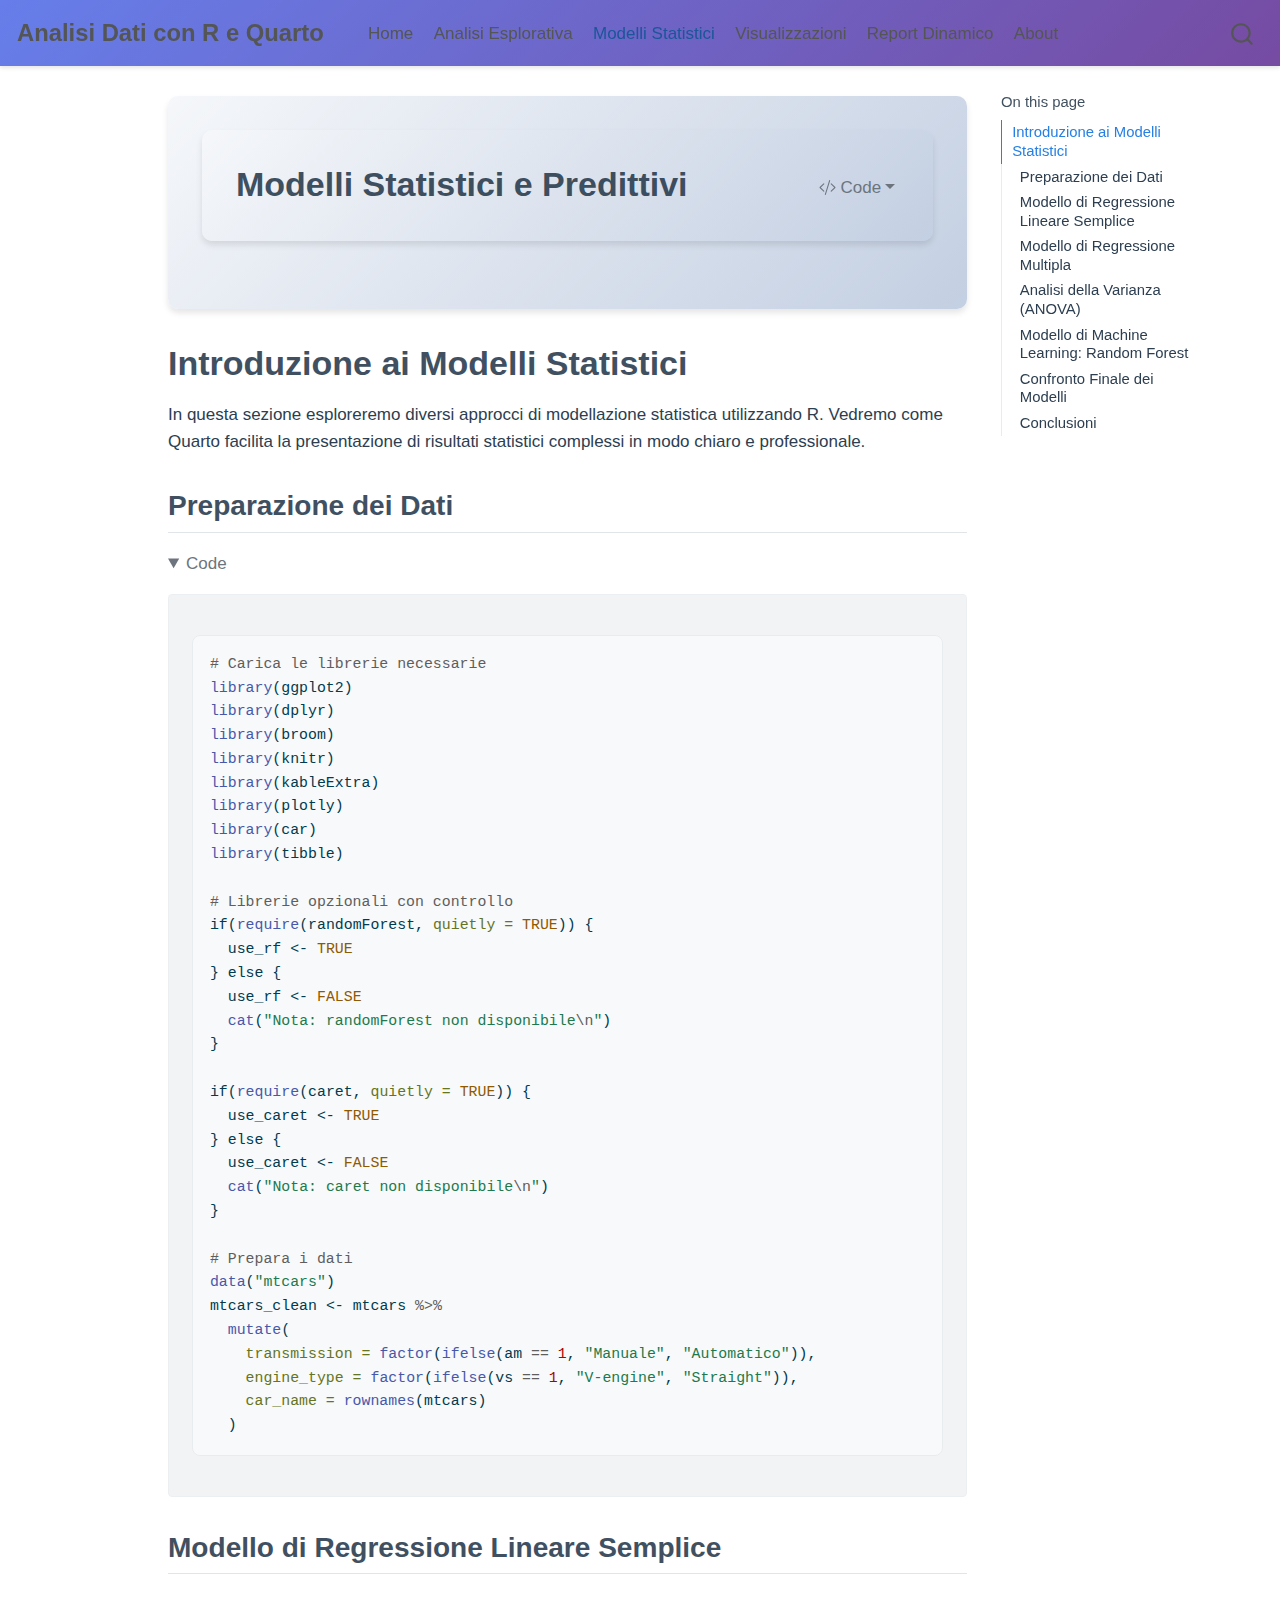
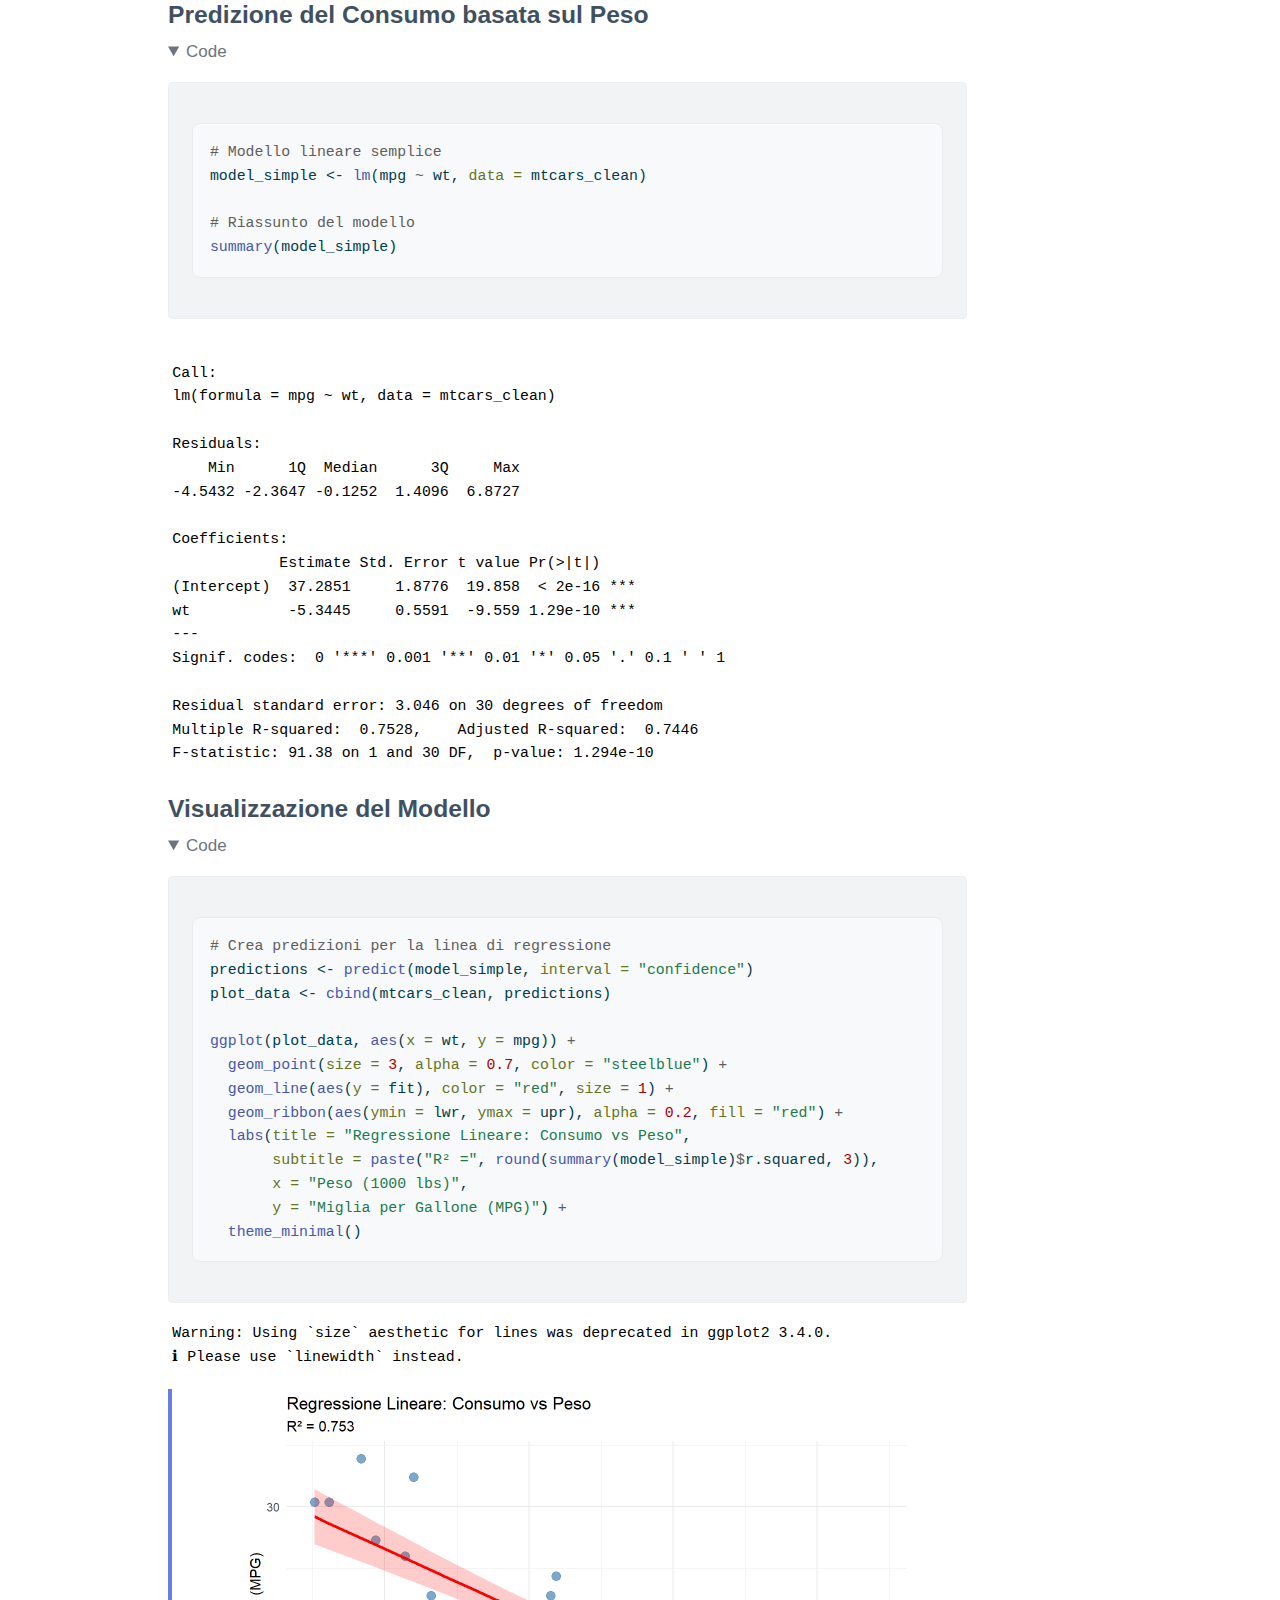
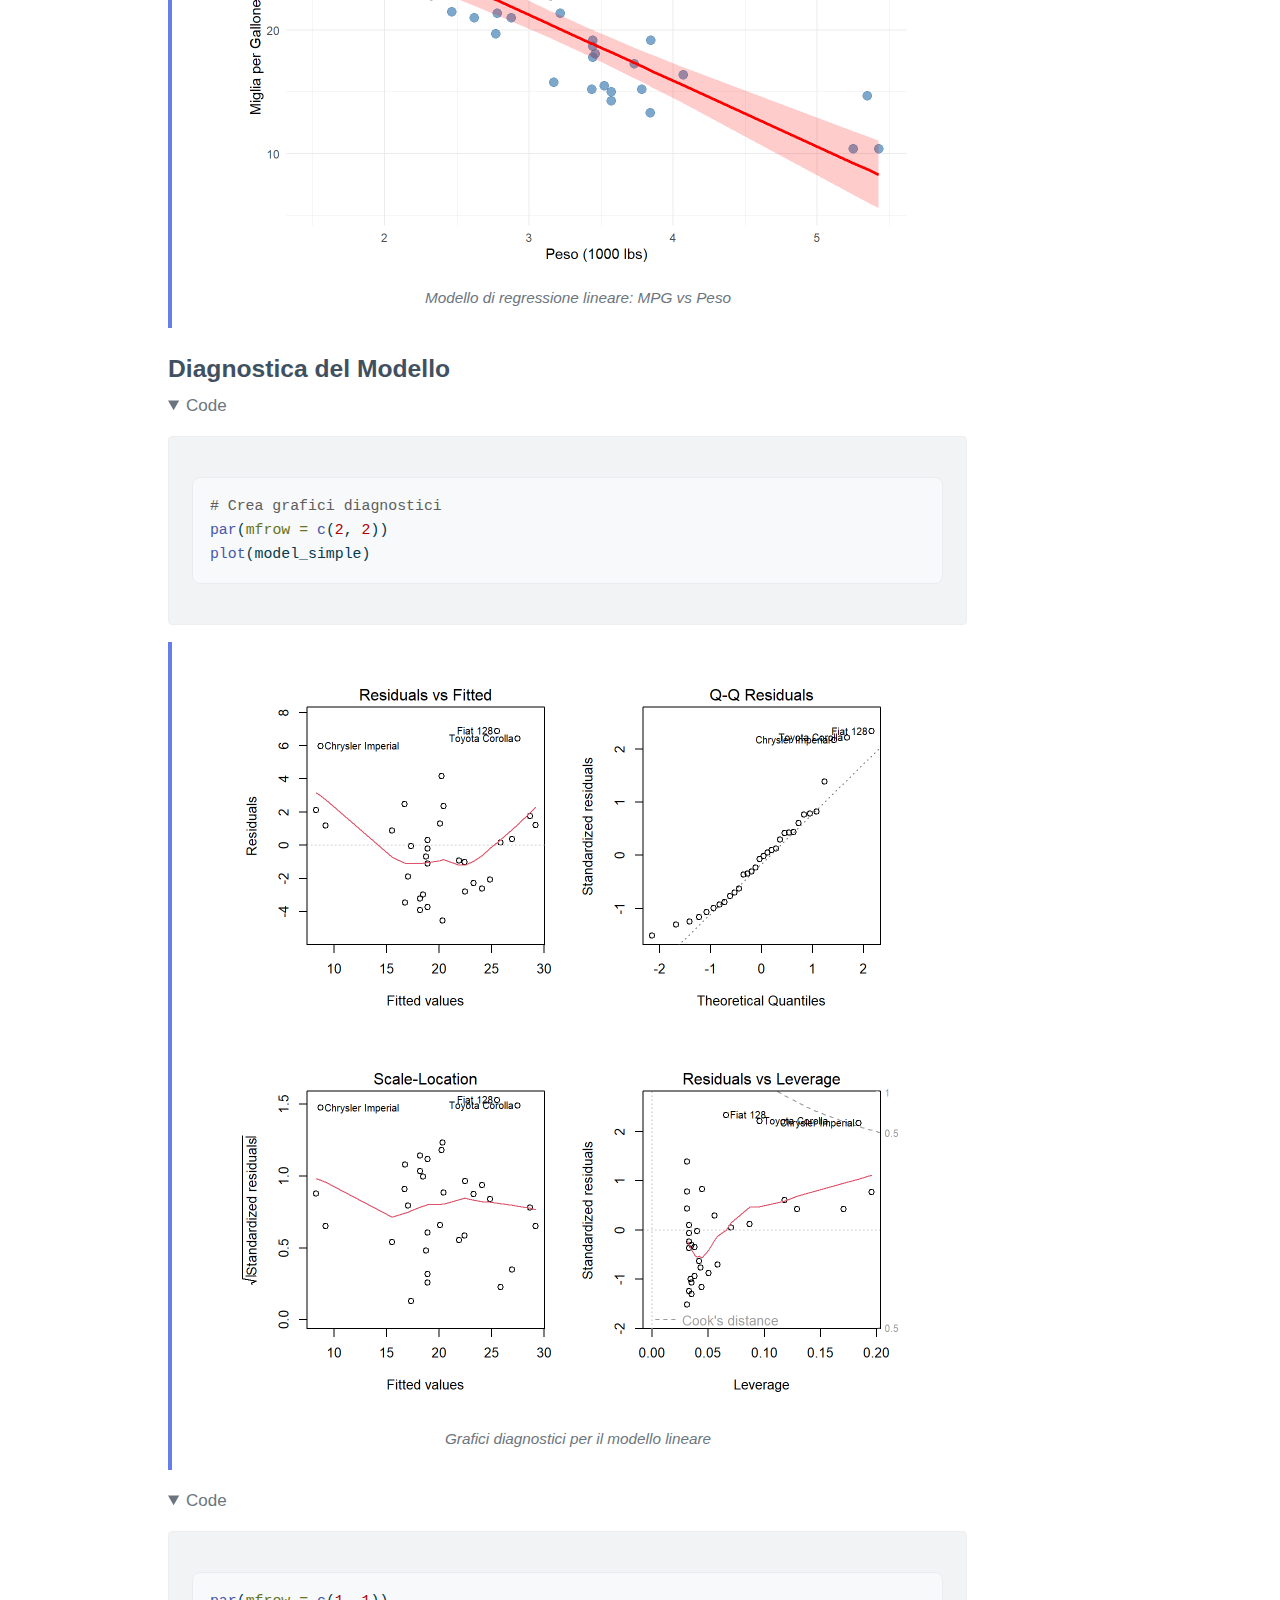
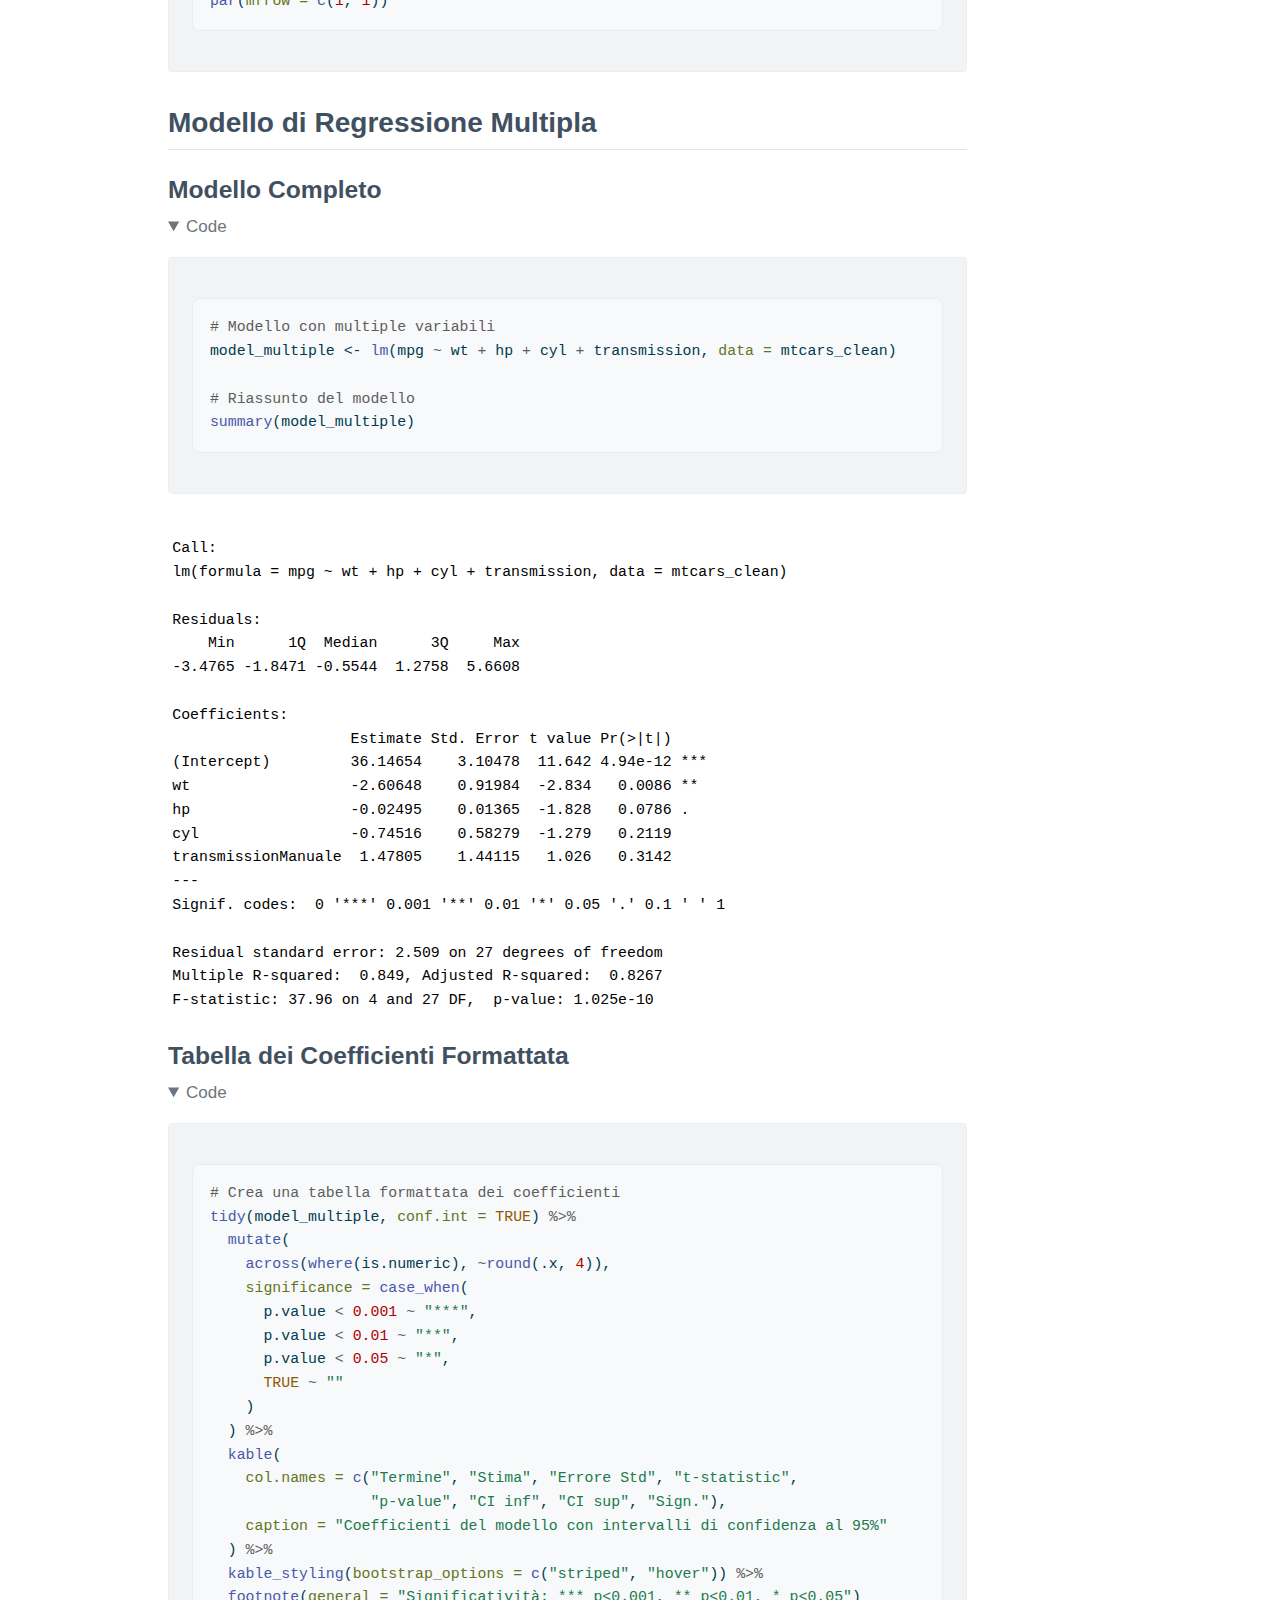
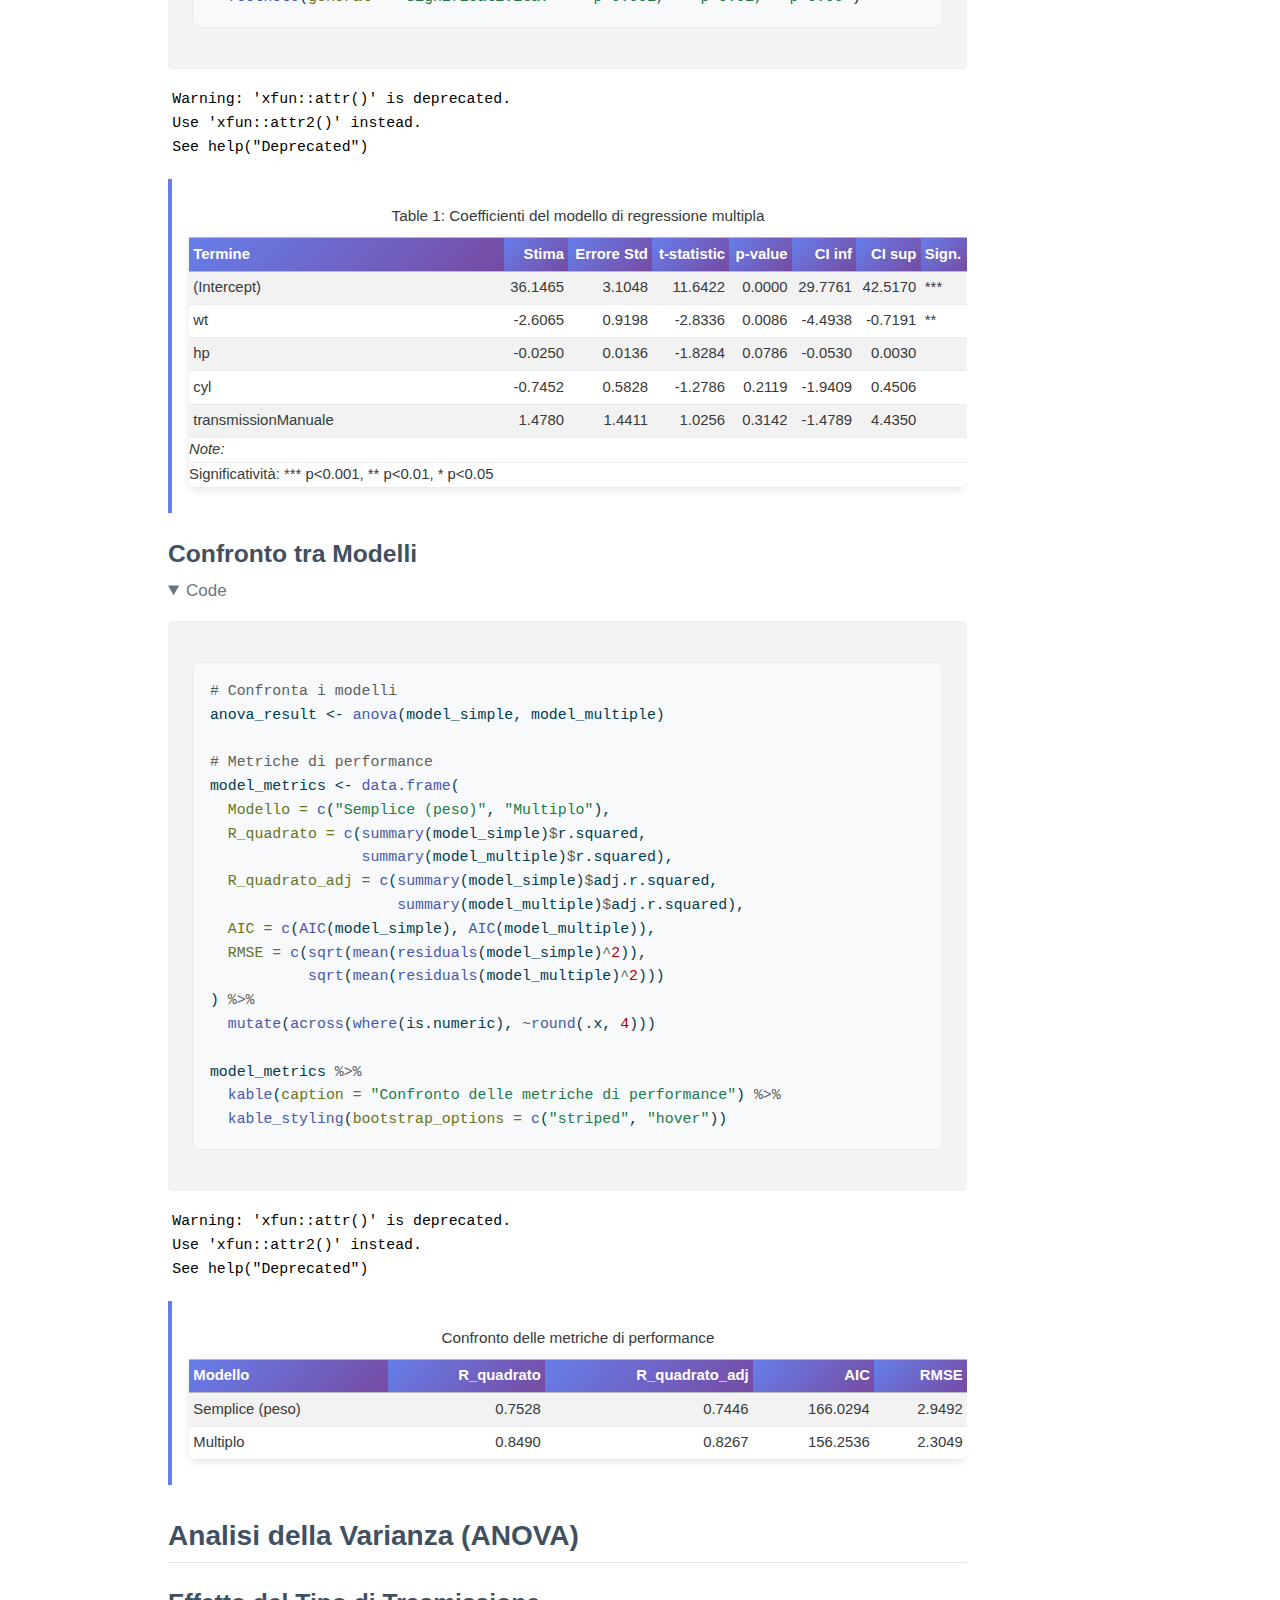
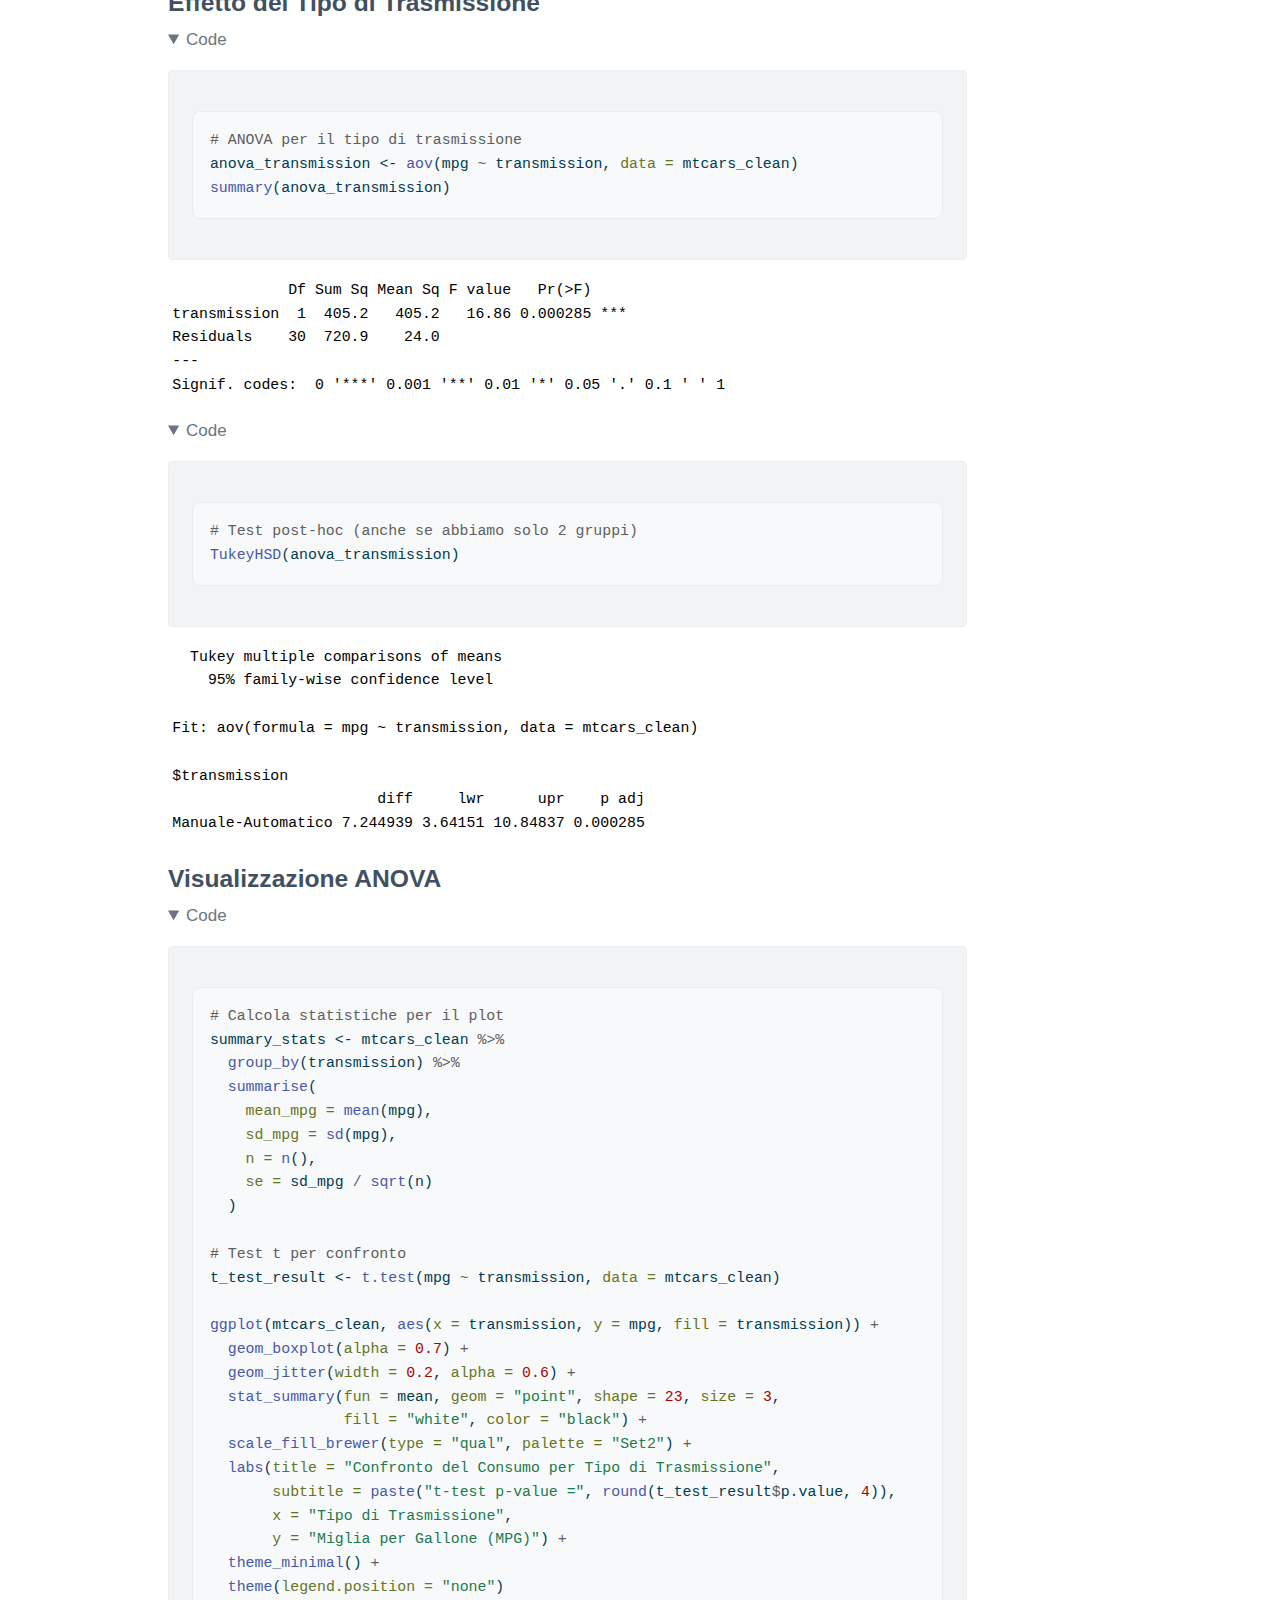
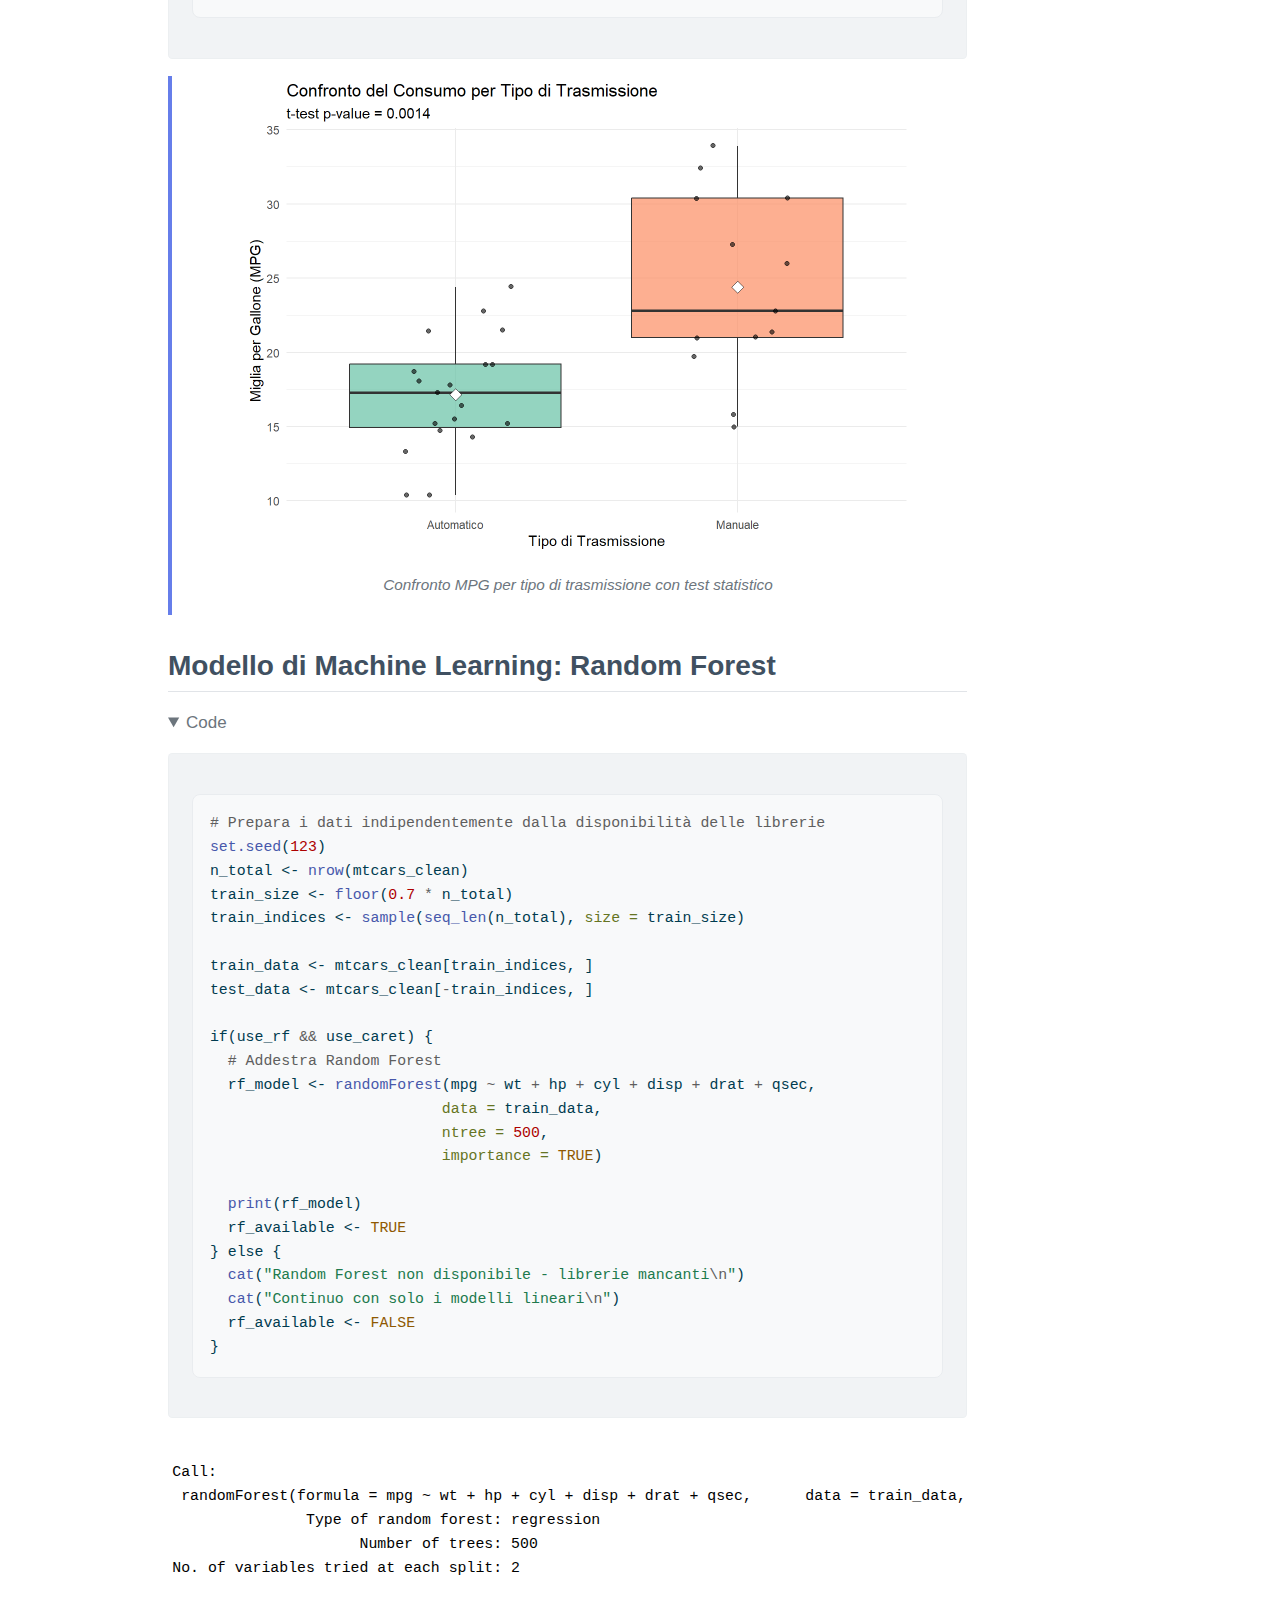
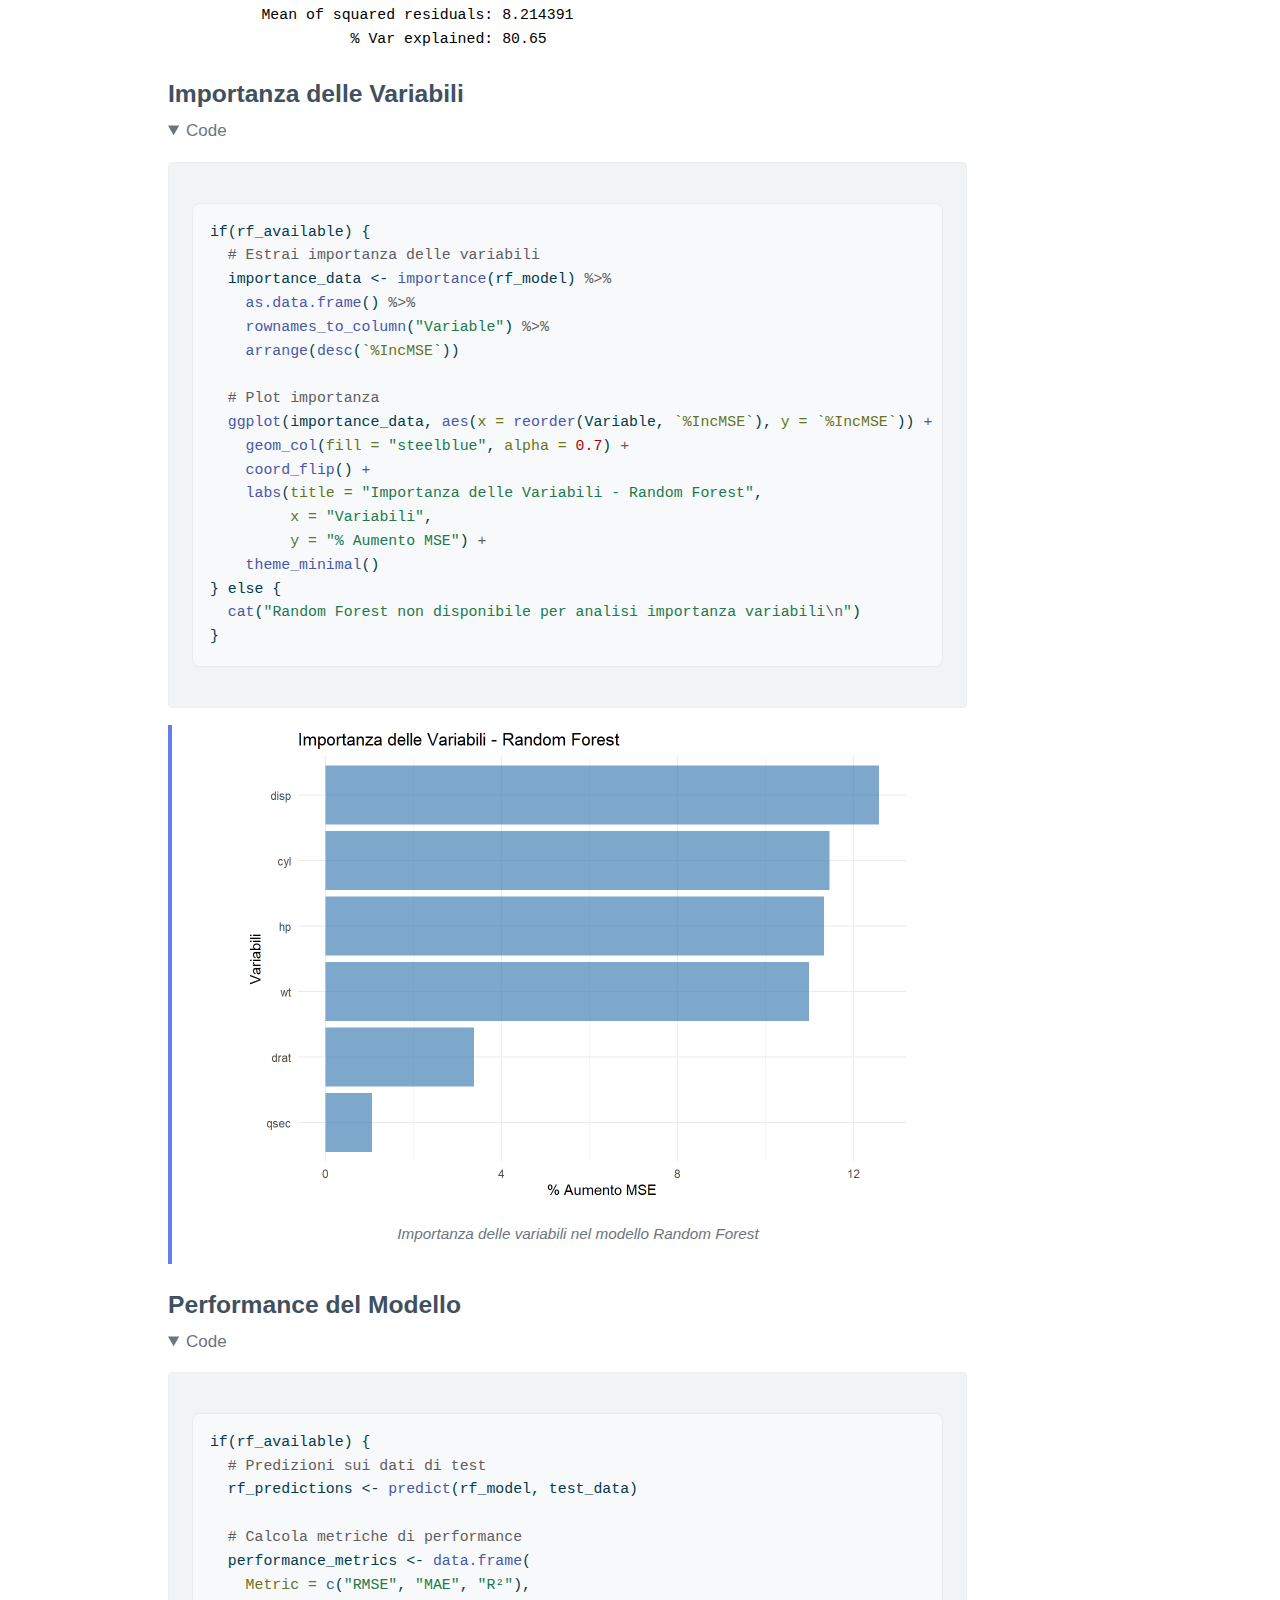
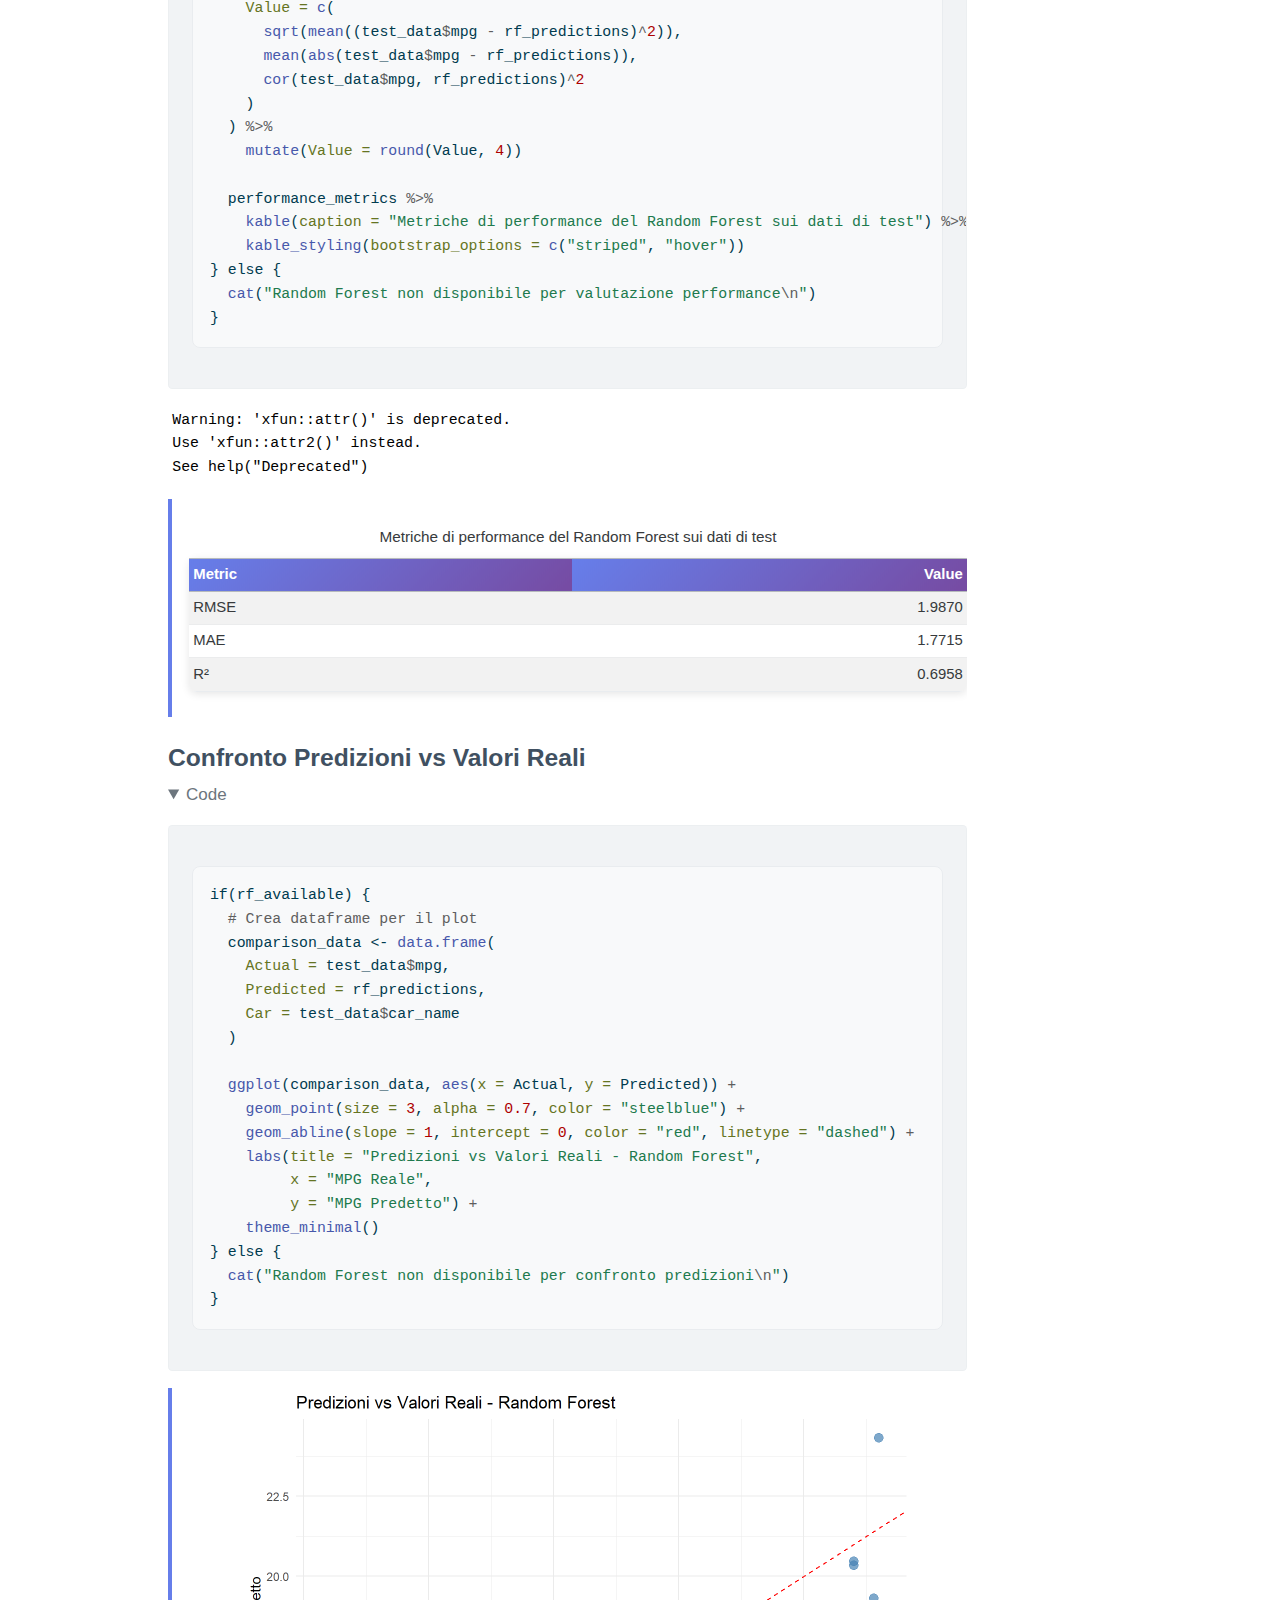
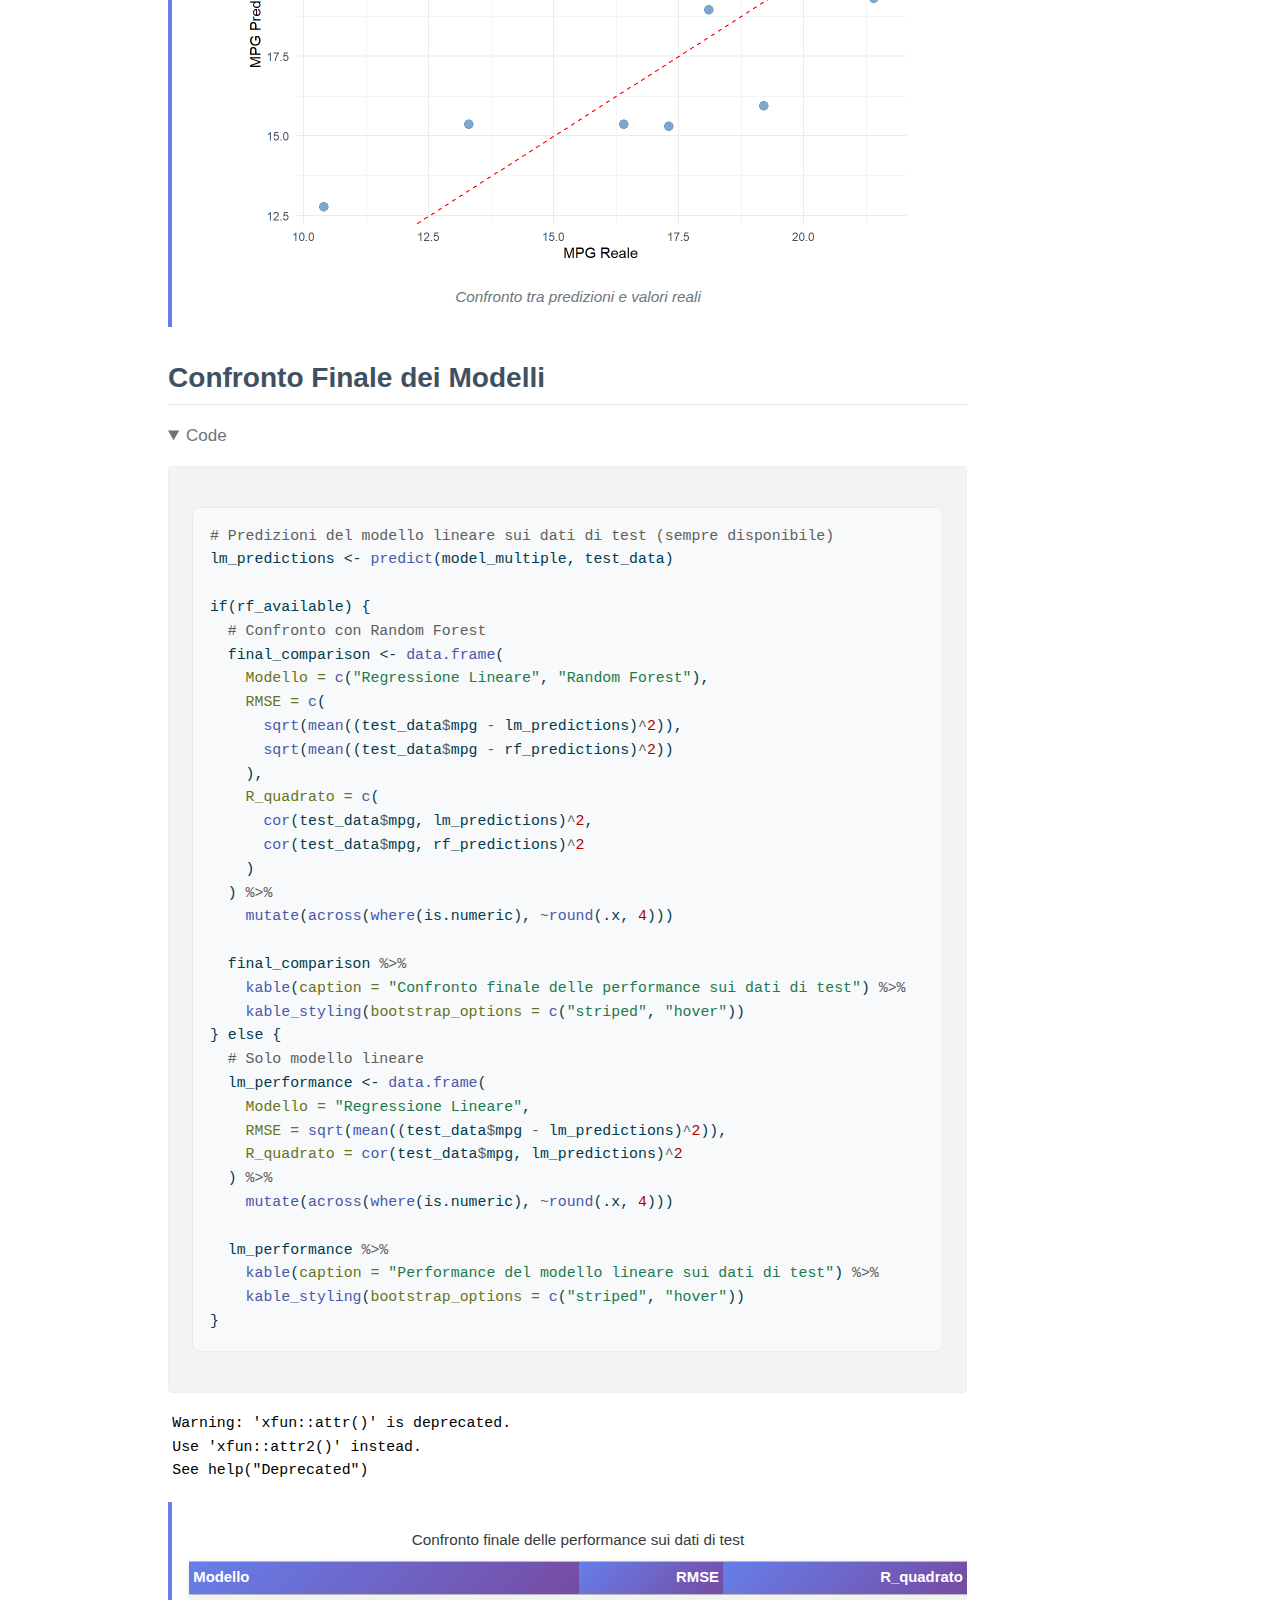
<file: modelli-statistici.html>
<!DOCTYPE html>
<html xmlns="http://www.w3.org/1999/xhtml" lang="en" xml:lang="en"><head>

<meta charset="utf-8">
<meta name="generator" content="quarto-1.3.450">

<meta name="viewport" content="width=device-width, initial-scale=1.0, user-scalable=yes">


<title>Analisi Dati con R e Quarto - Modelli Statistici e Predittivi</title>
<style>
code{white-space: pre-wrap;}
span.smallcaps{font-variant: small-caps;}
div.columns{display: flex; gap: min(4vw, 1.5em);}
div.column{flex: auto; overflow-x: auto;}
div.hanging-indent{margin-left: 1.5em; text-indent: -1.5em;}
ul.task-list{list-style: none;}
ul.task-list li input[type="checkbox"] {
  width: 0.8em;
  margin: 0 0.8em 0.2em -1em; /* quarto-specific, see https://github.com/quarto-dev/quarto-cli/issues/4556 */ 
  vertical-align: middle;
}
/* CSS for syntax highlighting */
pre > code.sourceCode { white-space: pre; position: relative; }
pre > code.sourceCode > span { display: inline-block; line-height: 1.25; }
pre > code.sourceCode > span:empty { height: 1.2em; }
.sourceCode { overflow: visible; }
code.sourceCode > span { color: inherit; text-decoration: inherit; }
div.sourceCode { margin: 1em 0; }
pre.sourceCode { margin: 0; }
@media screen {
div.sourceCode { overflow: auto; }
}
@media print {
pre > code.sourceCode { white-space: pre-wrap; }
pre > code.sourceCode > span { text-indent: -5em; padding-left: 5em; }
}
pre.numberSource code
  { counter-reset: source-line 0; }
pre.numberSource code > span
  { position: relative; left: -4em; counter-increment: source-line; }
pre.numberSource code > span > a:first-child::before
  { content: counter(source-line);
    position: relative; left: -1em; text-align: right; vertical-align: baseline;
    border: none; display: inline-block;
    -webkit-touch-callout: none; -webkit-user-select: none;
    -khtml-user-select: none; -moz-user-select: none;
    -ms-user-select: none; user-select: none;
    padding: 0 4px; width: 4em;
  }
pre.numberSource { margin-left: 3em;  padding-left: 4px; }
div.sourceCode
  {   }
@media screen {
pre > code.sourceCode > span > a:first-child::before { text-decoration: underline; }
}
</style>


<script src="site_libs/quarto-nav/quarto-nav.js"></script>
<script src="site_libs/quarto-nav/headroom.min.js"></script>
<script src="site_libs/clipboard/clipboard.min.js"></script>
<script src="site_libs/quarto-search/autocomplete.umd.js"></script>
<script src="site_libs/quarto-search/fuse.min.js"></script>
<script src="site_libs/quarto-search/quarto-search.js"></script>
<meta name="quarto:offset" content="./">
<script src="site_libs/quarto-html/quarto.js"></script>
<script src="site_libs/quarto-html/popper.min.js"></script>
<script src="site_libs/quarto-html/tippy.umd.min.js"></script>
<script src="site_libs/quarto-html/anchor.min.js"></script>
<link href="site_libs/quarto-html/tippy.css" rel="stylesheet">
<link href="site_libs/quarto-html/quarto-syntax-highlighting.css" rel="stylesheet" id="quarto-text-highlighting-styles">
<script src="site_libs/bootstrap/bootstrap.min.js"></script>
<link href="site_libs/bootstrap/bootstrap-icons.css" rel="stylesheet">
<link href="site_libs/bootstrap/bootstrap.min.css" rel="stylesheet" id="quarto-bootstrap" data-mode="light">
<script id="quarto-search-options" type="application/json">{
  "location": "navbar",
  "copy-button": false,
  "collapse-after": 3,
  "panel-placement": "end",
  "type": "overlay",
  "limit": 20,
  "language": {
    "search-no-results-text": "No results",
    "search-matching-documents-text": "matching documents",
    "search-copy-link-title": "Copy link to search",
    "search-hide-matches-text": "Hide additional matches",
    "search-more-match-text": "more match in this document",
    "search-more-matches-text": "more matches in this document",
    "search-clear-button-title": "Clear",
    "search-detached-cancel-button-title": "Cancel",
    "search-submit-button-title": "Submit",
    "search-label": "Search"
  }
}</script>

<script src="site_libs/kePrint-0.0.1/kePrint.js"></script>
<link href="site_libs/lightable-0.0.1/lightable.css" rel="stylesheet">


<link rel="stylesheet" href="styles.css">
</head>

<body class="nav-fixed">

<div id="quarto-search-results"></div>
  <header id="quarto-header" class="headroom fixed-top">
    <nav class="navbar navbar-expand-lg navbar-dark ">
      <div class="navbar-container container-fluid">
      <div class="navbar-brand-container">
    <a class="navbar-brand" href="./index.html">
    <span class="navbar-title">Analisi Dati con R e Quarto</span>
    </a>
  </div>
            <div id="quarto-search" class="" title="Search"></div>
          <button class="navbar-toggler" type="button" data-bs-toggle="collapse" data-bs-target="#navbarCollapse" aria-controls="navbarCollapse" aria-expanded="false" aria-label="Toggle navigation" onclick="if (window.quartoToggleHeadroom) { window.quartoToggleHeadroom(); }">
  <span class="navbar-toggler-icon"></span>
</button>
          <div class="collapse navbar-collapse" id="navbarCollapse">
            <ul class="navbar-nav navbar-nav-scroll me-auto">
  <li class="nav-item">
    <a class="nav-link" href="./index.html" rel="" target="">
 <span class="menu-text">Home</span></a>
  </li>  
  <li class="nav-item">
    <a class="nav-link" href="./analisi-esplorativa.html" rel="" target="">
 <span class="menu-text">Analisi Esplorativa</span></a>
  </li>  
  <li class="nav-item">
    <a class="nav-link active" href="./modelli-statistici.html" rel="" target="" aria-current="page">
 <span class="menu-text">Modelli Statistici</span></a>
  </li>  
  <li class="nav-item">
    <a class="nav-link" href="./visualizzazioni.html" rel="" target="">
 <span class="menu-text">Visualizzazioni</span></a>
  </li>  
  <li class="nav-item">
    <a class="nav-link" href="./report-dinamico.html" rel="" target="">
 <span class="menu-text">Report Dinamico</span></a>
  </li>  
  <li class="nav-item">
    <a class="nav-link" href="./about.html" rel="" target="">
 <span class="menu-text">About</span></a>
  </li>  
</ul>
            <div class="quarto-navbar-tools ms-auto">
</div>
          </div> <!-- /navcollapse -->
      </div> <!-- /container-fluid -->
    </nav>
</header>
<!-- content -->
<div id="quarto-content" class="quarto-container page-columns page-rows-contents page-layout-article page-navbar">
<!-- sidebar -->
<!-- margin-sidebar -->
    <div id="quarto-margin-sidebar" class="sidebar margin-sidebar">
        <nav id="TOC" role="doc-toc" class="toc-active">
    <h2 id="toc-title">On this page</h2>
   
  <ul>
  <li><a href="#introduzione-ai-modelli-statistici" id="toc-introduzione-ai-modelli-statistici" class="nav-link active" data-scroll-target="#introduzione-ai-modelli-statistici">Introduzione ai Modelli Statistici</a>
  <ul class="collapse">
  <li><a href="#preparazione-dei-dati" id="toc-preparazione-dei-dati" class="nav-link" data-scroll-target="#preparazione-dei-dati">Preparazione dei Dati</a></li>
  <li><a href="#modello-di-regressione-lineare-semplice" id="toc-modello-di-regressione-lineare-semplice" class="nav-link" data-scroll-target="#modello-di-regressione-lineare-semplice">Modello di Regressione Lineare Semplice</a>
  <ul class="collapse">
  <li><a href="#predizione-del-consumo-basata-sul-peso" id="toc-predizione-del-consumo-basata-sul-peso" class="nav-link" data-scroll-target="#predizione-del-consumo-basata-sul-peso">Predizione del Consumo basata sul Peso</a></li>
  <li><a href="#visualizzazione-del-modello" id="toc-visualizzazione-del-modello" class="nav-link" data-scroll-target="#visualizzazione-del-modello">Visualizzazione del Modello</a></li>
  <li><a href="#diagnostica-del-modello" id="toc-diagnostica-del-modello" class="nav-link" data-scroll-target="#diagnostica-del-modello">Diagnostica del Modello</a></li>
  </ul></li>
  <li><a href="#modello-di-regressione-multipla" id="toc-modello-di-regressione-multipla" class="nav-link" data-scroll-target="#modello-di-regressione-multipla">Modello di Regressione Multipla</a>
  <ul class="collapse">
  <li><a href="#modello-completo" id="toc-modello-completo" class="nav-link" data-scroll-target="#modello-completo">Modello Completo</a></li>
  <li><a href="#tabella-dei-coefficienti-formattata" id="toc-tabella-dei-coefficienti-formattata" class="nav-link" data-scroll-target="#tabella-dei-coefficienti-formattata">Tabella dei Coefficienti Formattata</a></li>
  <li><a href="#confronto-tra-modelli" id="toc-confronto-tra-modelli" class="nav-link" data-scroll-target="#confronto-tra-modelli">Confronto tra Modelli</a></li>
  </ul></li>
  <li><a href="#analisi-della-varianza-anova" id="toc-analisi-della-varianza-anova" class="nav-link" data-scroll-target="#analisi-della-varianza-anova">Analisi della Varianza (ANOVA)</a>
  <ul class="collapse">
  <li><a href="#effetto-del-tipo-di-trasmissione" id="toc-effetto-del-tipo-di-trasmissione" class="nav-link" data-scroll-target="#effetto-del-tipo-di-trasmissione">Effetto del Tipo di Trasmissione</a></li>
  <li><a href="#visualizzazione-anova" id="toc-visualizzazione-anova" class="nav-link" data-scroll-target="#visualizzazione-anova">Visualizzazione ANOVA</a></li>
  </ul></li>
  <li><a href="#modello-di-machine-learning-random-forest" id="toc-modello-di-machine-learning-random-forest" class="nav-link" data-scroll-target="#modello-di-machine-learning-random-forest">Modello di Machine Learning: Random Forest</a>
  <ul class="collapse">
  <li><a href="#importanza-delle-variabili" id="toc-importanza-delle-variabili" class="nav-link" data-scroll-target="#importanza-delle-variabili">Importanza delle Variabili</a></li>
  <li><a href="#performance-del-modello" id="toc-performance-del-modello" class="nav-link" data-scroll-target="#performance-del-modello">Performance del Modello</a></li>
  <li><a href="#confronto-predizioni-vs-valori-reali" id="toc-confronto-predizioni-vs-valori-reali" class="nav-link" data-scroll-target="#confronto-predizioni-vs-valori-reali">Confronto Predizioni vs Valori Reali</a></li>
  </ul></li>
  <li><a href="#confronto-finale-dei-modelli" id="toc-confronto-finale-dei-modelli" class="nav-link" data-scroll-target="#confronto-finale-dei-modelli">Confronto Finale dei Modelli</a></li>
  <li><a href="#conclusioni" id="toc-conclusioni" class="nav-link" data-scroll-target="#conclusioni">Conclusioni</a></li>
  </ul></li>
  </ul>
</nav>
    </div>
<!-- main -->
<main class="content" id="quarto-document-content">

<header id="title-block-header" class="quarto-title-block default">
<div class="quarto-title">
<div class="quarto-title-block"><div><h1 class="title">Modelli Statistici e Predittivi</h1><button type="button" class="btn code-tools-button dropdown-toggle" id="quarto-code-tools-menu" data-bs-toggle="dropdown" aria-expanded="false"><i class="bi"></i> Code</button><ul class="dropdown-menu dropdown-menu-end" aria-labelelledby="quarto-code-tools-menu"><li><a id="quarto-show-all-code" class="dropdown-item" href="javascript:void(0)" role="button">Show All Code</a></li><li><a id="quarto-hide-all-code" class="dropdown-item" href="javascript:void(0)" role="button">Hide All Code</a></li><li><hr class="dropdown-divider"></li><li><a id="quarto-view-source" class="dropdown-item" href="javascript:void(0)" role="button">View Source</a></li></ul></div></div>
</div>



<div class="quarto-title-meta">

    
  
    
  </div>
  

</header>

<section id="introduzione-ai-modelli-statistici" class="level1">
<h1>Introduzione ai Modelli Statistici</h1>
<p>In questa sezione esploreremo diversi approcci di modellazione statistica utilizzando R. Vedremo come Quarto facilita la presentazione di risultati statistici complessi in modo chiaro e professionale.</p>
<section id="preparazione-dei-dati" class="level2">
<h2 class="anchored" data-anchor-id="preparazione-dei-dati">Preparazione dei Dati</h2>
<div class="cell">
<details open="">
<summary>Code</summary>
<div class="sourceCode cell-code" id="cb1"><pre class="sourceCode r code-with-copy"><code class="sourceCode r"><span id="cb1-1"><a href="#cb1-1" aria-hidden="true" tabindex="-1"></a><span class="co"># Carica le librerie necessarie</span></span>
<span id="cb1-2"><a href="#cb1-2" aria-hidden="true" tabindex="-1"></a><span class="fu">library</span>(ggplot2)</span>
<span id="cb1-3"><a href="#cb1-3" aria-hidden="true" tabindex="-1"></a><span class="fu">library</span>(dplyr)</span>
<span id="cb1-4"><a href="#cb1-4" aria-hidden="true" tabindex="-1"></a><span class="fu">library</span>(broom)</span>
<span id="cb1-5"><a href="#cb1-5" aria-hidden="true" tabindex="-1"></a><span class="fu">library</span>(knitr)</span>
<span id="cb1-6"><a href="#cb1-6" aria-hidden="true" tabindex="-1"></a><span class="fu">library</span>(kableExtra)</span>
<span id="cb1-7"><a href="#cb1-7" aria-hidden="true" tabindex="-1"></a><span class="fu">library</span>(plotly)</span>
<span id="cb1-8"><a href="#cb1-8" aria-hidden="true" tabindex="-1"></a><span class="fu">library</span>(car)</span>
<span id="cb1-9"><a href="#cb1-9" aria-hidden="true" tabindex="-1"></a><span class="fu">library</span>(tibble)</span>
<span id="cb1-10"><a href="#cb1-10" aria-hidden="true" tabindex="-1"></a></span>
<span id="cb1-11"><a href="#cb1-11" aria-hidden="true" tabindex="-1"></a><span class="co"># Librerie opzionali con controllo</span></span>
<span id="cb1-12"><a href="#cb1-12" aria-hidden="true" tabindex="-1"></a><span class="cf">if</span>(<span class="fu">require</span>(randomForest, <span class="at">quietly =</span> <span class="cn">TRUE</span>)) {</span>
<span id="cb1-13"><a href="#cb1-13" aria-hidden="true" tabindex="-1"></a>  use_rf <span class="ot">&lt;-</span> <span class="cn">TRUE</span></span>
<span id="cb1-14"><a href="#cb1-14" aria-hidden="true" tabindex="-1"></a>} <span class="cf">else</span> {</span>
<span id="cb1-15"><a href="#cb1-15" aria-hidden="true" tabindex="-1"></a>  use_rf <span class="ot">&lt;-</span> <span class="cn">FALSE</span></span>
<span id="cb1-16"><a href="#cb1-16" aria-hidden="true" tabindex="-1"></a>  <span class="fu">cat</span>(<span class="st">"Nota: randomForest non disponibile</span><span class="sc">\n</span><span class="st">"</span>)</span>
<span id="cb1-17"><a href="#cb1-17" aria-hidden="true" tabindex="-1"></a>}</span>
<span id="cb1-18"><a href="#cb1-18" aria-hidden="true" tabindex="-1"></a></span>
<span id="cb1-19"><a href="#cb1-19" aria-hidden="true" tabindex="-1"></a><span class="cf">if</span>(<span class="fu">require</span>(caret, <span class="at">quietly =</span> <span class="cn">TRUE</span>)) {</span>
<span id="cb1-20"><a href="#cb1-20" aria-hidden="true" tabindex="-1"></a>  use_caret <span class="ot">&lt;-</span> <span class="cn">TRUE</span></span>
<span id="cb1-21"><a href="#cb1-21" aria-hidden="true" tabindex="-1"></a>} <span class="cf">else</span> {</span>
<span id="cb1-22"><a href="#cb1-22" aria-hidden="true" tabindex="-1"></a>  use_caret <span class="ot">&lt;-</span> <span class="cn">FALSE</span></span>
<span id="cb1-23"><a href="#cb1-23" aria-hidden="true" tabindex="-1"></a>  <span class="fu">cat</span>(<span class="st">"Nota: caret non disponibile</span><span class="sc">\n</span><span class="st">"</span>)</span>
<span id="cb1-24"><a href="#cb1-24" aria-hidden="true" tabindex="-1"></a>}</span>
<span id="cb1-25"><a href="#cb1-25" aria-hidden="true" tabindex="-1"></a></span>
<span id="cb1-26"><a href="#cb1-26" aria-hidden="true" tabindex="-1"></a><span class="co"># Prepara i dati</span></span>
<span id="cb1-27"><a href="#cb1-27" aria-hidden="true" tabindex="-1"></a><span class="fu">data</span>(<span class="st">"mtcars"</span>)</span>
<span id="cb1-28"><a href="#cb1-28" aria-hidden="true" tabindex="-1"></a>mtcars_clean <span class="ot">&lt;-</span> mtcars <span class="sc">%&gt;%</span></span>
<span id="cb1-29"><a href="#cb1-29" aria-hidden="true" tabindex="-1"></a>  <span class="fu">mutate</span>(</span>
<span id="cb1-30"><a href="#cb1-30" aria-hidden="true" tabindex="-1"></a>    <span class="at">transmission =</span> <span class="fu">factor</span>(<span class="fu">ifelse</span>(am <span class="sc">==</span> <span class="dv">1</span>, <span class="st">"Manuale"</span>, <span class="st">"Automatico"</span>)),</span>
<span id="cb1-31"><a href="#cb1-31" aria-hidden="true" tabindex="-1"></a>    <span class="at">engine_type =</span> <span class="fu">factor</span>(<span class="fu">ifelse</span>(vs <span class="sc">==</span> <span class="dv">1</span>, <span class="st">"V-engine"</span>, <span class="st">"Straight"</span>)),</span>
<span id="cb1-32"><a href="#cb1-32" aria-hidden="true" tabindex="-1"></a>    <span class="at">car_name =</span> <span class="fu">rownames</span>(mtcars)</span>
<span id="cb1-33"><a href="#cb1-33" aria-hidden="true" tabindex="-1"></a>  )</span></code><button title="Copy to Clipboard" class="code-copy-button"><i class="bi"></i></button></pre></div>
</details>
</div>
</section>
<section id="modello-di-regressione-lineare-semplice" class="level2">
<h2 class="anchored" data-anchor-id="modello-di-regressione-lineare-semplice">Modello di Regressione Lineare Semplice</h2>
<section id="predizione-del-consumo-basata-sul-peso" class="level3">
<h3 class="anchored" data-anchor-id="predizione-del-consumo-basata-sul-peso">Predizione del Consumo basata sul Peso</h3>
<div class="cell">
<details open="">
<summary>Code</summary>
<div class="sourceCode cell-code" id="cb2"><pre class="sourceCode r code-with-copy"><code class="sourceCode r"><span id="cb2-1"><a href="#cb2-1" aria-hidden="true" tabindex="-1"></a><span class="co"># Modello lineare semplice</span></span>
<span id="cb2-2"><a href="#cb2-2" aria-hidden="true" tabindex="-1"></a>model_simple <span class="ot">&lt;-</span> <span class="fu">lm</span>(mpg <span class="sc">~</span> wt, <span class="at">data =</span> mtcars_clean)</span>
<span id="cb2-3"><a href="#cb2-3" aria-hidden="true" tabindex="-1"></a></span>
<span id="cb2-4"><a href="#cb2-4" aria-hidden="true" tabindex="-1"></a><span class="co"># Riassunto del modello</span></span>
<span id="cb2-5"><a href="#cb2-5" aria-hidden="true" tabindex="-1"></a><span class="fu">summary</span>(model_simple)</span></code><button title="Copy to Clipboard" class="code-copy-button"><i class="bi"></i></button></pre></div>
</details>
<div class="cell-output cell-output-stdout">
<pre><code>
Call:
lm(formula = mpg ~ wt, data = mtcars_clean)

Residuals:
    Min      1Q  Median      3Q     Max 
-4.5432 -2.3647 -0.1252  1.4096  6.8727 

Coefficients:
            Estimate Std. Error t value Pr(&gt;|t|)    
(Intercept)  37.2851     1.8776  19.858  &lt; 2e-16 ***
wt           -5.3445     0.5591  -9.559 1.29e-10 ***
---
Signif. codes:  0 '***' 0.001 '**' 0.01 '*' 0.05 '.' 0.1 ' ' 1

Residual standard error: 3.046 on 30 degrees of freedom
Multiple R-squared:  0.7528,    Adjusted R-squared:  0.7446 
F-statistic: 91.38 on 1 and 30 DF,  p-value: 1.294e-10</code></pre>
</div>
</div>
</section>
<section id="visualizzazione-del-modello" class="level3">
<h3 class="anchored" data-anchor-id="visualizzazione-del-modello">Visualizzazione del Modello</h3>
<div class="cell">
<details open="">
<summary>Code</summary>
<div class="sourceCode cell-code" id="cb4"><pre class="sourceCode r code-with-copy"><code class="sourceCode r"><span id="cb4-1"><a href="#cb4-1" aria-hidden="true" tabindex="-1"></a><span class="co"># Crea predizioni per la linea di regressione</span></span>
<span id="cb4-2"><a href="#cb4-2" aria-hidden="true" tabindex="-1"></a>predictions <span class="ot">&lt;-</span> <span class="fu">predict</span>(model_simple, <span class="at">interval =</span> <span class="st">"confidence"</span>)</span>
<span id="cb4-3"><a href="#cb4-3" aria-hidden="true" tabindex="-1"></a>plot_data <span class="ot">&lt;-</span> <span class="fu">cbind</span>(mtcars_clean, predictions)</span>
<span id="cb4-4"><a href="#cb4-4" aria-hidden="true" tabindex="-1"></a></span>
<span id="cb4-5"><a href="#cb4-5" aria-hidden="true" tabindex="-1"></a><span class="fu">ggplot</span>(plot_data, <span class="fu">aes</span>(<span class="at">x =</span> wt, <span class="at">y =</span> mpg)) <span class="sc">+</span></span>
<span id="cb4-6"><a href="#cb4-6" aria-hidden="true" tabindex="-1"></a>  <span class="fu">geom_point</span>(<span class="at">size =</span> <span class="dv">3</span>, <span class="at">alpha =</span> <span class="fl">0.7</span>, <span class="at">color =</span> <span class="st">"steelblue"</span>) <span class="sc">+</span></span>
<span id="cb4-7"><a href="#cb4-7" aria-hidden="true" tabindex="-1"></a>  <span class="fu">geom_line</span>(<span class="fu">aes</span>(<span class="at">y =</span> fit), <span class="at">color =</span> <span class="st">"red"</span>, <span class="at">size =</span> <span class="dv">1</span>) <span class="sc">+</span></span>
<span id="cb4-8"><a href="#cb4-8" aria-hidden="true" tabindex="-1"></a>  <span class="fu">geom_ribbon</span>(<span class="fu">aes</span>(<span class="at">ymin =</span> lwr, <span class="at">ymax =</span> upr), <span class="at">alpha =</span> <span class="fl">0.2</span>, <span class="at">fill =</span> <span class="st">"red"</span>) <span class="sc">+</span></span>
<span id="cb4-9"><a href="#cb4-9" aria-hidden="true" tabindex="-1"></a>  <span class="fu">labs</span>(<span class="at">title =</span> <span class="st">"Regressione Lineare: Consumo vs Peso"</span>,</span>
<span id="cb4-10"><a href="#cb4-10" aria-hidden="true" tabindex="-1"></a>       <span class="at">subtitle =</span> <span class="fu">paste</span>(<span class="st">"R² ="</span>, <span class="fu">round</span>(<span class="fu">summary</span>(model_simple)<span class="sc">$</span>r.squared, <span class="dv">3</span>)),</span>
<span id="cb4-11"><a href="#cb4-11" aria-hidden="true" tabindex="-1"></a>       <span class="at">x =</span> <span class="st">"Peso (1000 lbs)"</span>, </span>
<span id="cb4-12"><a href="#cb4-12" aria-hidden="true" tabindex="-1"></a>       <span class="at">y =</span> <span class="st">"Miglia per Gallone (MPG)"</span>) <span class="sc">+</span></span>
<span id="cb4-13"><a href="#cb4-13" aria-hidden="true" tabindex="-1"></a>  <span class="fu">theme_minimal</span>()</span></code><button title="Copy to Clipboard" class="code-copy-button"><i class="bi"></i></button></pre></div>
</details>
<div class="cell-output cell-output-stderr">
<pre><code>Warning: Using `size` aesthetic for lines was deprecated in ggplot2 3.4.0.
ℹ Please use `linewidth` instead.</code></pre>
</div>
<div class="cell-output-display">
<div class="quarto-figure quarto-figure-center">
<figure class="figure">
<p><img src="modelli-statistici_files/figure-html/simple-model-plot-1.png" class="img-fluid figure-img" width="672"></p>
<figcaption class="figure-caption">Modello di regressione lineare: MPG vs Peso</figcaption>
</figure>
</div>
</div>
</div>
</section>
<section id="diagnostica-del-modello" class="level3">
<h3 class="anchored" data-anchor-id="diagnostica-del-modello">Diagnostica del Modello</h3>
<div class="cell">
<details open="">
<summary>Code</summary>
<div class="sourceCode cell-code" id="cb6"><pre class="sourceCode r code-with-copy"><code class="sourceCode r"><span id="cb6-1"><a href="#cb6-1" aria-hidden="true" tabindex="-1"></a><span class="co"># Crea grafici diagnostici</span></span>
<span id="cb6-2"><a href="#cb6-2" aria-hidden="true" tabindex="-1"></a><span class="fu">par</span>(<span class="at">mfrow =</span> <span class="fu">c</span>(<span class="dv">2</span>, <span class="dv">2</span>))</span>
<span id="cb6-3"><a href="#cb6-3" aria-hidden="true" tabindex="-1"></a><span class="fu">plot</span>(model_simple)</span></code><button title="Copy to Clipboard" class="code-copy-button"><i class="bi"></i></button></pre></div>
</details>
<div class="cell-output-display">
<div class="quarto-figure quarto-figure-center">
<figure class="figure">
<p><img src="modelli-statistici_files/figure-html/model-diagnostics-1.png" class="img-fluid figure-img" width="672"></p>
<figcaption class="figure-caption">Grafici diagnostici per il modello lineare</figcaption>
</figure>
</div>
</div>
<details open="">
<summary>Code</summary>
<div class="sourceCode cell-code" id="cb7"><pre class="sourceCode r code-with-copy"><code class="sourceCode r"><span id="cb7-1"><a href="#cb7-1" aria-hidden="true" tabindex="-1"></a><span class="fu">par</span>(<span class="at">mfrow =</span> <span class="fu">c</span>(<span class="dv">1</span>, <span class="dv">1</span>))</span></code><button title="Copy to Clipboard" class="code-copy-button"><i class="bi"></i></button></pre></div>
</details>
</div>
</section>
</section>
<section id="modello-di-regressione-multipla" class="level2">
<h2 class="anchored" data-anchor-id="modello-di-regressione-multipla">Modello di Regressione Multipla</h2>
<section id="modello-completo" class="level3">
<h3 class="anchored" data-anchor-id="modello-completo">Modello Completo</h3>
<div class="cell">
<details open="">
<summary>Code</summary>
<div class="sourceCode cell-code" id="cb8"><pre class="sourceCode r code-with-copy"><code class="sourceCode r"><span id="cb8-1"><a href="#cb8-1" aria-hidden="true" tabindex="-1"></a><span class="co"># Modello con multiple variabili</span></span>
<span id="cb8-2"><a href="#cb8-2" aria-hidden="true" tabindex="-1"></a>model_multiple <span class="ot">&lt;-</span> <span class="fu">lm</span>(mpg <span class="sc">~</span> wt <span class="sc">+</span> hp <span class="sc">+</span> cyl <span class="sc">+</span> transmission, <span class="at">data =</span> mtcars_clean)</span>
<span id="cb8-3"><a href="#cb8-3" aria-hidden="true" tabindex="-1"></a></span>
<span id="cb8-4"><a href="#cb8-4" aria-hidden="true" tabindex="-1"></a><span class="co"># Riassunto del modello</span></span>
<span id="cb8-5"><a href="#cb8-5" aria-hidden="true" tabindex="-1"></a><span class="fu">summary</span>(model_multiple)</span></code><button title="Copy to Clipboard" class="code-copy-button"><i class="bi"></i></button></pre></div>
</details>
<div class="cell-output cell-output-stdout">
<pre><code>
Call:
lm(formula = mpg ~ wt + hp + cyl + transmission, data = mtcars_clean)

Residuals:
    Min      1Q  Median      3Q     Max 
-3.4765 -1.8471 -0.5544  1.2758  5.6608 

Coefficients:
                    Estimate Std. Error t value Pr(&gt;|t|)    
(Intercept)         36.14654    3.10478  11.642 4.94e-12 ***
wt                  -2.60648    0.91984  -2.834   0.0086 ** 
hp                  -0.02495    0.01365  -1.828   0.0786 .  
cyl                 -0.74516    0.58279  -1.279   0.2119    
transmissionManuale  1.47805    1.44115   1.026   0.3142    
---
Signif. codes:  0 '***' 0.001 '**' 0.01 '*' 0.05 '.' 0.1 ' ' 1

Residual standard error: 2.509 on 27 degrees of freedom
Multiple R-squared:  0.849, Adjusted R-squared:  0.8267 
F-statistic: 37.96 on 4 and 27 DF,  p-value: 1.025e-10</code></pre>
</div>
</div>
</section>
<section id="tabella-dei-coefficienti-formattata" class="level3">
<h3 class="anchored" data-anchor-id="tabella-dei-coefficienti-formattata">Tabella dei Coefficienti Formattata</h3>
<div class="cell">
<details open="">
<summary>Code</summary>
<div class="sourceCode cell-code" id="cb10"><pre class="sourceCode r code-with-copy"><code class="sourceCode r"><span id="cb10-1"><a href="#cb10-1" aria-hidden="true" tabindex="-1"></a><span class="co"># Crea una tabella formattata dei coefficienti</span></span>
<span id="cb10-2"><a href="#cb10-2" aria-hidden="true" tabindex="-1"></a><span class="fu">tidy</span>(model_multiple, <span class="at">conf.int =</span> <span class="cn">TRUE</span>) <span class="sc">%&gt;%</span></span>
<span id="cb10-3"><a href="#cb10-3" aria-hidden="true" tabindex="-1"></a>  <span class="fu">mutate</span>(</span>
<span id="cb10-4"><a href="#cb10-4" aria-hidden="true" tabindex="-1"></a>    <span class="fu">across</span>(<span class="fu">where</span>(is.numeric), <span class="sc">~</span><span class="fu">round</span>(.x, <span class="dv">4</span>)),</span>
<span id="cb10-5"><a href="#cb10-5" aria-hidden="true" tabindex="-1"></a>    <span class="at">significance =</span> <span class="fu">case_when</span>(</span>
<span id="cb10-6"><a href="#cb10-6" aria-hidden="true" tabindex="-1"></a>      p.value <span class="sc">&lt;</span> <span class="fl">0.001</span> <span class="sc">~</span> <span class="st">"***"</span>,</span>
<span id="cb10-7"><a href="#cb10-7" aria-hidden="true" tabindex="-1"></a>      p.value <span class="sc">&lt;</span> <span class="fl">0.01</span> <span class="sc">~</span> <span class="st">"**"</span>,</span>
<span id="cb10-8"><a href="#cb10-8" aria-hidden="true" tabindex="-1"></a>      p.value <span class="sc">&lt;</span> <span class="fl">0.05</span> <span class="sc">~</span> <span class="st">"*"</span>,</span>
<span id="cb10-9"><a href="#cb10-9" aria-hidden="true" tabindex="-1"></a>      <span class="cn">TRUE</span> <span class="sc">~</span> <span class="st">""</span></span>
<span id="cb10-10"><a href="#cb10-10" aria-hidden="true" tabindex="-1"></a>    )</span>
<span id="cb10-11"><a href="#cb10-11" aria-hidden="true" tabindex="-1"></a>  ) <span class="sc">%&gt;%</span></span>
<span id="cb10-12"><a href="#cb10-12" aria-hidden="true" tabindex="-1"></a>  <span class="fu">kable</span>(</span>
<span id="cb10-13"><a href="#cb10-13" aria-hidden="true" tabindex="-1"></a>    <span class="at">col.names =</span> <span class="fu">c</span>(<span class="st">"Termine"</span>, <span class="st">"Stima"</span>, <span class="st">"Errore Std"</span>, <span class="st">"t-statistic"</span>, </span>
<span id="cb10-14"><a href="#cb10-14" aria-hidden="true" tabindex="-1"></a>                  <span class="st">"p-value"</span>, <span class="st">"CI inf"</span>, <span class="st">"CI sup"</span>, <span class="st">"Sign."</span>),</span>
<span id="cb10-15"><a href="#cb10-15" aria-hidden="true" tabindex="-1"></a>    <span class="at">caption =</span> <span class="st">"Coefficienti del modello con intervalli di confidenza al 95%"</span></span>
<span id="cb10-16"><a href="#cb10-16" aria-hidden="true" tabindex="-1"></a>  ) <span class="sc">%&gt;%</span></span>
<span id="cb10-17"><a href="#cb10-17" aria-hidden="true" tabindex="-1"></a>  <span class="fu">kable_styling</span>(<span class="at">bootstrap_options =</span> <span class="fu">c</span>(<span class="st">"striped"</span>, <span class="st">"hover"</span>)) <span class="sc">%&gt;%</span></span>
<span id="cb10-18"><a href="#cb10-18" aria-hidden="true" tabindex="-1"></a>  <span class="fu">footnote</span>(<span class="at">general =</span> <span class="st">"Significatività: *** p&lt;0.001, ** p&lt;0.01, * p&lt;0.05"</span>)</span></code><button title="Copy to Clipboard" class="code-copy-button"><i class="bi"></i></button></pre></div>
</details>
<div class="cell-output cell-output-stderr">
<pre><code>Warning: 'xfun::attr()' is deprecated.
Use 'xfun::attr2()' instead.
See help("Deprecated")</code></pre>
</div>
<div class="cell-output-display">
<div id="tbl-coefficients" class="anchored">
<table class="table table-striped table-hover table-sm small" data-quarto-postprocess="true">
<caption>Table&nbsp;1: Coefficienti del modello di regressione multipla</caption>
<thead>
<tr class="header">
<th style="text-align: left;" data-quarto-table-cell-role="th">Termine</th>
<th style="text-align: right;" data-quarto-table-cell-role="th">Stima</th>
<th style="text-align: right;" data-quarto-table-cell-role="th">Errore Std</th>
<th style="text-align: right;" data-quarto-table-cell-role="th">t-statistic</th>
<th style="text-align: right;" data-quarto-table-cell-role="th">p-value</th>
<th style="text-align: right;" data-quarto-table-cell-role="th">CI inf</th>
<th style="text-align: right;" data-quarto-table-cell-role="th">CI sup</th>
<th style="text-align: left;" data-quarto-table-cell-role="th">Sign.</th>
</tr>
</thead>
<tbody>
<tr class="odd">
<td style="text-align: left;">(Intercept)</td>
<td style="text-align: right;">36.1465</td>
<td style="text-align: right;">3.1048</td>
<td style="text-align: right;">11.6422</td>
<td style="text-align: right;">0.0000</td>
<td style="text-align: right;">29.7761</td>
<td style="text-align: right;">42.5170</td>
<td style="text-align: left;">***</td>
</tr>
<tr class="even">
<td style="text-align: left;">wt</td>
<td style="text-align: right;">-2.6065</td>
<td style="text-align: right;">0.9198</td>
<td style="text-align: right;">-2.8336</td>
<td style="text-align: right;">0.0086</td>
<td style="text-align: right;">-4.4938</td>
<td style="text-align: right;">-0.7191</td>
<td style="text-align: left;">**</td>
</tr>
<tr class="odd">
<td style="text-align: left;">hp</td>
<td style="text-align: right;">-0.0250</td>
<td style="text-align: right;">0.0136</td>
<td style="text-align: right;">-1.8284</td>
<td style="text-align: right;">0.0786</td>
<td style="text-align: right;">-0.0530</td>
<td style="text-align: right;">0.0030</td>
<td style="text-align: left;"></td>
</tr>
<tr class="even">
<td style="text-align: left;">cyl</td>
<td style="text-align: right;">-0.7452</td>
<td style="text-align: right;">0.5828</td>
<td style="text-align: right;">-1.2786</td>
<td style="text-align: right;">0.2119</td>
<td style="text-align: right;">-1.9409</td>
<td style="text-align: right;">0.4506</td>
<td style="text-align: left;"></td>
</tr>
<tr class="odd">
<td style="text-align: left;">transmissionManuale</td>
<td style="text-align: right;">1.4780</td>
<td style="text-align: right;">1.4411</td>
<td style="text-align: right;">1.0256</td>
<td style="text-align: right;">0.3142</td>
<td style="text-align: right;">-1.4789</td>
<td style="text-align: right;">4.4350</td>
<td style="text-align: left;"></td>
</tr>
</tbody><tfoot>
<tr class="even">
<td style="text-align: left; padding: 0;"><span style="font-style: italic;">Note: </span></td>
<td style="text-align: right;"></td>
<td style="text-align: right;"></td>
<td style="text-align: right;"></td>
<td style="text-align: right;"></td>
<td style="text-align: right;"></td>
<td style="text-align: right;"></td>
<td style="text-align: left;"></td>
</tr>
<tr class="odd">
<td style="text-align: left; padding: 0;"><sup></sup> Significatività: *** p&lt;0.001, ** p&lt;0.01, * p&lt;0.05</td>
<td style="text-align: right;"></td>
<td style="text-align: right;"></td>
<td style="text-align: right;"></td>
<td style="text-align: right;"></td>
<td style="text-align: right;"></td>
<td style="text-align: right;"></td>
<td style="text-align: left;"></td>
</tr>
</tfoot>

</table>
</div>


</div>
</div>
</section>
<section id="confronto-tra-modelli" class="level3">
<h3 class="anchored" data-anchor-id="confronto-tra-modelli">Confronto tra Modelli</h3>
<div class="cell">
<details open="">
<summary>Code</summary>
<div class="sourceCode cell-code" id="cb12"><pre class="sourceCode r code-with-copy"><code class="sourceCode r"><span id="cb12-1"><a href="#cb12-1" aria-hidden="true" tabindex="-1"></a><span class="co"># Confronta i modelli</span></span>
<span id="cb12-2"><a href="#cb12-2" aria-hidden="true" tabindex="-1"></a>anova_result <span class="ot">&lt;-</span> <span class="fu">anova</span>(model_simple, model_multiple)</span>
<span id="cb12-3"><a href="#cb12-3" aria-hidden="true" tabindex="-1"></a></span>
<span id="cb12-4"><a href="#cb12-4" aria-hidden="true" tabindex="-1"></a><span class="co"># Metriche di performance</span></span>
<span id="cb12-5"><a href="#cb12-5" aria-hidden="true" tabindex="-1"></a>model_metrics <span class="ot">&lt;-</span> <span class="fu">data.frame</span>(</span>
<span id="cb12-6"><a href="#cb12-6" aria-hidden="true" tabindex="-1"></a>  <span class="at">Modello =</span> <span class="fu">c</span>(<span class="st">"Semplice (peso)"</span>, <span class="st">"Multiplo"</span>),</span>
<span id="cb12-7"><a href="#cb12-7" aria-hidden="true" tabindex="-1"></a>  <span class="at">R_quadrato =</span> <span class="fu">c</span>(<span class="fu">summary</span>(model_simple)<span class="sc">$</span>r.squared, </span>
<span id="cb12-8"><a href="#cb12-8" aria-hidden="true" tabindex="-1"></a>                 <span class="fu">summary</span>(model_multiple)<span class="sc">$</span>r.squared),</span>
<span id="cb12-9"><a href="#cb12-9" aria-hidden="true" tabindex="-1"></a>  <span class="at">R_quadrato_adj =</span> <span class="fu">c</span>(<span class="fu">summary</span>(model_simple)<span class="sc">$</span>adj.r.squared, </span>
<span id="cb12-10"><a href="#cb12-10" aria-hidden="true" tabindex="-1"></a>                     <span class="fu">summary</span>(model_multiple)<span class="sc">$</span>adj.r.squared),</span>
<span id="cb12-11"><a href="#cb12-11" aria-hidden="true" tabindex="-1"></a>  <span class="at">AIC =</span> <span class="fu">c</span>(<span class="fu">AIC</span>(model_simple), <span class="fu">AIC</span>(model_multiple)),</span>
<span id="cb12-12"><a href="#cb12-12" aria-hidden="true" tabindex="-1"></a>  <span class="at">RMSE =</span> <span class="fu">c</span>(<span class="fu">sqrt</span>(<span class="fu">mean</span>(<span class="fu">residuals</span>(model_simple)<span class="sc">^</span><span class="dv">2</span>)),</span>
<span id="cb12-13"><a href="#cb12-13" aria-hidden="true" tabindex="-1"></a>           <span class="fu">sqrt</span>(<span class="fu">mean</span>(<span class="fu">residuals</span>(model_multiple)<span class="sc">^</span><span class="dv">2</span>)))</span>
<span id="cb12-14"><a href="#cb12-14" aria-hidden="true" tabindex="-1"></a>) <span class="sc">%&gt;%</span></span>
<span id="cb12-15"><a href="#cb12-15" aria-hidden="true" tabindex="-1"></a>  <span class="fu">mutate</span>(<span class="fu">across</span>(<span class="fu">where</span>(is.numeric), <span class="sc">~</span><span class="fu">round</span>(.x, <span class="dv">4</span>)))</span>
<span id="cb12-16"><a href="#cb12-16" aria-hidden="true" tabindex="-1"></a></span>
<span id="cb12-17"><a href="#cb12-17" aria-hidden="true" tabindex="-1"></a>model_metrics <span class="sc">%&gt;%</span></span>
<span id="cb12-18"><a href="#cb12-18" aria-hidden="true" tabindex="-1"></a>  <span class="fu">kable</span>(<span class="at">caption =</span> <span class="st">"Confronto delle metriche di performance"</span>) <span class="sc">%&gt;%</span></span>
<span id="cb12-19"><a href="#cb12-19" aria-hidden="true" tabindex="-1"></a>  <span class="fu">kable_styling</span>(<span class="at">bootstrap_options =</span> <span class="fu">c</span>(<span class="st">"striped"</span>, <span class="st">"hover"</span>))</span></code><button title="Copy to Clipboard" class="code-copy-button"><i class="bi"></i></button></pre></div>
</details>
<div class="cell-output cell-output-stderr">
<pre><code>Warning: 'xfun::attr()' is deprecated.
Use 'xfun::attr2()' instead.
See help("Deprecated")</code></pre>
</div>
<div class="cell-output-display">
<table class="table table-striped table-hover table-sm small" data-quarto-postprocess="true">
<caption>Confronto delle metriche di performance</caption>
<thead>
<tr class="header">
<th style="text-align: left;" data-quarto-table-cell-role="th">Modello</th>
<th style="text-align: right;" data-quarto-table-cell-role="th">R_quadrato</th>
<th style="text-align: right;" data-quarto-table-cell-role="th">R_quadrato_adj</th>
<th style="text-align: right;" data-quarto-table-cell-role="th">AIC</th>
<th style="text-align: right;" data-quarto-table-cell-role="th">RMSE</th>
</tr>
</thead>
<tbody>
<tr class="odd">
<td style="text-align: left;">Semplice (peso)</td>
<td style="text-align: right;">0.7528</td>
<td style="text-align: right;">0.7446</td>
<td style="text-align: right;">166.0294</td>
<td style="text-align: right;">2.9492</td>
</tr>
<tr class="even">
<td style="text-align: left;">Multiplo</td>
<td style="text-align: right;">0.8490</td>
<td style="text-align: right;">0.8267</td>
<td style="text-align: right;">156.2536</td>
<td style="text-align: right;">2.3049</td>
</tr>
</tbody>
</table>


</div>
</div>
</section>
</section>
<section id="analisi-della-varianza-anova" class="level2">
<h2 class="anchored" data-anchor-id="analisi-della-varianza-anova">Analisi della Varianza (ANOVA)</h2>
<section id="effetto-del-tipo-di-trasmissione" class="level3">
<h3 class="anchored" data-anchor-id="effetto-del-tipo-di-trasmissione">Effetto del Tipo di Trasmissione</h3>
<div class="cell">
<details open="">
<summary>Code</summary>
<div class="sourceCode cell-code" id="cb14"><pre class="sourceCode r code-with-copy"><code class="sourceCode r"><span id="cb14-1"><a href="#cb14-1" aria-hidden="true" tabindex="-1"></a><span class="co"># ANOVA per il tipo di trasmissione</span></span>
<span id="cb14-2"><a href="#cb14-2" aria-hidden="true" tabindex="-1"></a>anova_transmission <span class="ot">&lt;-</span> <span class="fu">aov</span>(mpg <span class="sc">~</span> transmission, <span class="at">data =</span> mtcars_clean)</span>
<span id="cb14-3"><a href="#cb14-3" aria-hidden="true" tabindex="-1"></a><span class="fu">summary</span>(anova_transmission)</span></code><button title="Copy to Clipboard" class="code-copy-button"><i class="bi"></i></button></pre></div>
</details>
<div class="cell-output cell-output-stdout">
<pre><code>             Df Sum Sq Mean Sq F value   Pr(&gt;F)    
transmission  1  405.2   405.2   16.86 0.000285 ***
Residuals    30  720.9    24.0                     
---
Signif. codes:  0 '***' 0.001 '**' 0.01 '*' 0.05 '.' 0.1 ' ' 1</code></pre>
</div>
<details open="">
<summary>Code</summary>
<div class="sourceCode cell-code" id="cb16"><pre class="sourceCode r code-with-copy"><code class="sourceCode r"><span id="cb16-1"><a href="#cb16-1" aria-hidden="true" tabindex="-1"></a><span class="co"># Test post-hoc (anche se abbiamo solo 2 gruppi)</span></span>
<span id="cb16-2"><a href="#cb16-2" aria-hidden="true" tabindex="-1"></a><span class="fu">TukeyHSD</span>(anova_transmission)</span></code><button title="Copy to Clipboard" class="code-copy-button"><i class="bi"></i></button></pre></div>
</details>
<div class="cell-output cell-output-stdout">
<pre><code>  Tukey multiple comparisons of means
    95% family-wise confidence level

Fit: aov(formula = mpg ~ transmission, data = mtcars_clean)

$transmission
                       diff     lwr      upr    p adj
Manuale-Automatico 7.244939 3.64151 10.84837 0.000285</code></pre>
</div>
</div>
</section>
<section id="visualizzazione-anova" class="level3">
<h3 class="anchored" data-anchor-id="visualizzazione-anova">Visualizzazione ANOVA</h3>
<div class="cell">
<details open="">
<summary>Code</summary>
<div class="sourceCode cell-code" id="cb18"><pre class="sourceCode r code-with-copy"><code class="sourceCode r"><span id="cb18-1"><a href="#cb18-1" aria-hidden="true" tabindex="-1"></a><span class="co"># Calcola statistiche per il plot</span></span>
<span id="cb18-2"><a href="#cb18-2" aria-hidden="true" tabindex="-1"></a>summary_stats <span class="ot">&lt;-</span> mtcars_clean <span class="sc">%&gt;%</span></span>
<span id="cb18-3"><a href="#cb18-3" aria-hidden="true" tabindex="-1"></a>  <span class="fu">group_by</span>(transmission) <span class="sc">%&gt;%</span></span>
<span id="cb18-4"><a href="#cb18-4" aria-hidden="true" tabindex="-1"></a>  <span class="fu">summarise</span>(</span>
<span id="cb18-5"><a href="#cb18-5" aria-hidden="true" tabindex="-1"></a>    <span class="at">mean_mpg =</span> <span class="fu">mean</span>(mpg),</span>
<span id="cb18-6"><a href="#cb18-6" aria-hidden="true" tabindex="-1"></a>    <span class="at">sd_mpg =</span> <span class="fu">sd</span>(mpg),</span>
<span id="cb18-7"><a href="#cb18-7" aria-hidden="true" tabindex="-1"></a>    <span class="at">n =</span> <span class="fu">n</span>(),</span>
<span id="cb18-8"><a href="#cb18-8" aria-hidden="true" tabindex="-1"></a>    <span class="at">se =</span> sd_mpg <span class="sc">/</span> <span class="fu">sqrt</span>(n)</span>
<span id="cb18-9"><a href="#cb18-9" aria-hidden="true" tabindex="-1"></a>  )</span>
<span id="cb18-10"><a href="#cb18-10" aria-hidden="true" tabindex="-1"></a></span>
<span id="cb18-11"><a href="#cb18-11" aria-hidden="true" tabindex="-1"></a><span class="co"># Test t per confronto</span></span>
<span id="cb18-12"><a href="#cb18-12" aria-hidden="true" tabindex="-1"></a>t_test_result <span class="ot">&lt;-</span> <span class="fu">t.test</span>(mpg <span class="sc">~</span> transmission, <span class="at">data =</span> mtcars_clean)</span>
<span id="cb18-13"><a href="#cb18-13" aria-hidden="true" tabindex="-1"></a></span>
<span id="cb18-14"><a href="#cb18-14" aria-hidden="true" tabindex="-1"></a><span class="fu">ggplot</span>(mtcars_clean, <span class="fu">aes</span>(<span class="at">x =</span> transmission, <span class="at">y =</span> mpg, <span class="at">fill =</span> transmission)) <span class="sc">+</span></span>
<span id="cb18-15"><a href="#cb18-15" aria-hidden="true" tabindex="-1"></a>  <span class="fu">geom_boxplot</span>(<span class="at">alpha =</span> <span class="fl">0.7</span>) <span class="sc">+</span></span>
<span id="cb18-16"><a href="#cb18-16" aria-hidden="true" tabindex="-1"></a>  <span class="fu">geom_jitter</span>(<span class="at">width =</span> <span class="fl">0.2</span>, <span class="at">alpha =</span> <span class="fl">0.6</span>) <span class="sc">+</span></span>
<span id="cb18-17"><a href="#cb18-17" aria-hidden="true" tabindex="-1"></a>  <span class="fu">stat_summary</span>(<span class="at">fun =</span> mean, <span class="at">geom =</span> <span class="st">"point"</span>, <span class="at">shape =</span> <span class="dv">23</span>, <span class="at">size =</span> <span class="dv">3</span>, </span>
<span id="cb18-18"><a href="#cb18-18" aria-hidden="true" tabindex="-1"></a>               <span class="at">fill =</span> <span class="st">"white"</span>, <span class="at">color =</span> <span class="st">"black"</span>) <span class="sc">+</span></span>
<span id="cb18-19"><a href="#cb18-19" aria-hidden="true" tabindex="-1"></a>  <span class="fu">scale_fill_brewer</span>(<span class="at">type =</span> <span class="st">"qual"</span>, <span class="at">palette =</span> <span class="st">"Set2"</span>) <span class="sc">+</span></span>
<span id="cb18-20"><a href="#cb18-20" aria-hidden="true" tabindex="-1"></a>  <span class="fu">labs</span>(<span class="at">title =</span> <span class="st">"Confronto del Consumo per Tipo di Trasmissione"</span>,</span>
<span id="cb18-21"><a href="#cb18-21" aria-hidden="true" tabindex="-1"></a>       <span class="at">subtitle =</span> <span class="fu">paste</span>(<span class="st">"t-test p-value ="</span>, <span class="fu">round</span>(t_test_result<span class="sc">$</span>p.value, <span class="dv">4</span>)),</span>
<span id="cb18-22"><a href="#cb18-22" aria-hidden="true" tabindex="-1"></a>       <span class="at">x =</span> <span class="st">"Tipo di Trasmissione"</span>, </span>
<span id="cb18-23"><a href="#cb18-23" aria-hidden="true" tabindex="-1"></a>       <span class="at">y =</span> <span class="st">"Miglia per Gallone (MPG)"</span>) <span class="sc">+</span></span>
<span id="cb18-24"><a href="#cb18-24" aria-hidden="true" tabindex="-1"></a>  <span class="fu">theme_minimal</span>() <span class="sc">+</span></span>
<span id="cb18-25"><a href="#cb18-25" aria-hidden="true" tabindex="-1"></a>  <span class="fu">theme</span>(<span class="at">legend.position =</span> <span class="st">"none"</span>)</span></code><button title="Copy to Clipboard" class="code-copy-button"><i class="bi"></i></button></pre></div>
</details>
<div class="cell-output-display">
<div class="quarto-figure quarto-figure-center">
<figure class="figure">
<p><img src="modelli-statistici_files/figure-html/anova-plot-1.png" class="img-fluid figure-img" width="672"></p>
<figcaption class="figure-caption">Confronto MPG per tipo di trasmissione con test statistico</figcaption>
</figure>
</div>
</div>
</div>
</section>
</section>
<section id="modello-di-machine-learning-random-forest" class="level2">
<h2 class="anchored" data-anchor-id="modello-di-machine-learning-random-forest">Modello di Machine Learning: Random Forest</h2>
<div class="cell">
<details open="">
<summary>Code</summary>
<div class="sourceCode cell-code" id="cb19"><pre class="sourceCode r code-with-copy"><code class="sourceCode r"><span id="cb19-1"><a href="#cb19-1" aria-hidden="true" tabindex="-1"></a><span class="co"># Prepara i dati indipendentemente dalla disponibilità delle librerie</span></span>
<span id="cb19-2"><a href="#cb19-2" aria-hidden="true" tabindex="-1"></a><span class="fu">set.seed</span>(<span class="dv">123</span>)</span>
<span id="cb19-3"><a href="#cb19-3" aria-hidden="true" tabindex="-1"></a>n_total <span class="ot">&lt;-</span> <span class="fu">nrow</span>(mtcars_clean)</span>
<span id="cb19-4"><a href="#cb19-4" aria-hidden="true" tabindex="-1"></a>train_size <span class="ot">&lt;-</span> <span class="fu">floor</span>(<span class="fl">0.7</span> <span class="sc">*</span> n_total)</span>
<span id="cb19-5"><a href="#cb19-5" aria-hidden="true" tabindex="-1"></a>train_indices <span class="ot">&lt;-</span> <span class="fu">sample</span>(<span class="fu">seq_len</span>(n_total), <span class="at">size =</span> train_size)</span>
<span id="cb19-6"><a href="#cb19-6" aria-hidden="true" tabindex="-1"></a></span>
<span id="cb19-7"><a href="#cb19-7" aria-hidden="true" tabindex="-1"></a>train_data <span class="ot">&lt;-</span> mtcars_clean[train_indices, ]</span>
<span id="cb19-8"><a href="#cb19-8" aria-hidden="true" tabindex="-1"></a>test_data <span class="ot">&lt;-</span> mtcars_clean[<span class="sc">-</span>train_indices, ]</span>
<span id="cb19-9"><a href="#cb19-9" aria-hidden="true" tabindex="-1"></a></span>
<span id="cb19-10"><a href="#cb19-10" aria-hidden="true" tabindex="-1"></a><span class="cf">if</span>(use_rf <span class="sc">&amp;&amp;</span> use_caret) {</span>
<span id="cb19-11"><a href="#cb19-11" aria-hidden="true" tabindex="-1"></a>  <span class="co"># Addestra Random Forest</span></span>
<span id="cb19-12"><a href="#cb19-12" aria-hidden="true" tabindex="-1"></a>  rf_model <span class="ot">&lt;-</span> <span class="fu">randomForest</span>(mpg <span class="sc">~</span> wt <span class="sc">+</span> hp <span class="sc">+</span> cyl <span class="sc">+</span> disp <span class="sc">+</span> drat <span class="sc">+</span> qsec, </span>
<span id="cb19-13"><a href="#cb19-13" aria-hidden="true" tabindex="-1"></a>                          <span class="at">data =</span> train_data, </span>
<span id="cb19-14"><a href="#cb19-14" aria-hidden="true" tabindex="-1"></a>                          <span class="at">ntree =</span> <span class="dv">500</span>,</span>
<span id="cb19-15"><a href="#cb19-15" aria-hidden="true" tabindex="-1"></a>                          <span class="at">importance =</span> <span class="cn">TRUE</span>)</span>
<span id="cb19-16"><a href="#cb19-16" aria-hidden="true" tabindex="-1"></a>  </span>
<span id="cb19-17"><a href="#cb19-17" aria-hidden="true" tabindex="-1"></a>  <span class="fu">print</span>(rf_model)</span>
<span id="cb19-18"><a href="#cb19-18" aria-hidden="true" tabindex="-1"></a>  rf_available <span class="ot">&lt;-</span> <span class="cn">TRUE</span></span>
<span id="cb19-19"><a href="#cb19-19" aria-hidden="true" tabindex="-1"></a>} <span class="cf">else</span> {</span>
<span id="cb19-20"><a href="#cb19-20" aria-hidden="true" tabindex="-1"></a>  <span class="fu">cat</span>(<span class="st">"Random Forest non disponibile - librerie mancanti</span><span class="sc">\n</span><span class="st">"</span>)</span>
<span id="cb19-21"><a href="#cb19-21" aria-hidden="true" tabindex="-1"></a>  <span class="fu">cat</span>(<span class="st">"Continuo con solo i modelli lineari</span><span class="sc">\n</span><span class="st">"</span>)</span>
<span id="cb19-22"><a href="#cb19-22" aria-hidden="true" tabindex="-1"></a>  rf_available <span class="ot">&lt;-</span> <span class="cn">FALSE</span></span>
<span id="cb19-23"><a href="#cb19-23" aria-hidden="true" tabindex="-1"></a>}</span></code><button title="Copy to Clipboard" class="code-copy-button"><i class="bi"></i></button></pre></div>
</details>
<div class="cell-output cell-output-stdout">
<pre><code>
Call:
 randomForest(formula = mpg ~ wt + hp + cyl + disp + drat + qsec,      data = train_data, ntree = 500, importance = TRUE) 
               Type of random forest: regression
                     Number of trees: 500
No. of variables tried at each split: 2

          Mean of squared residuals: 8.214391
                    % Var explained: 80.65</code></pre>
</div>
</div>
<section id="importanza-delle-variabili" class="level3">
<h3 class="anchored" data-anchor-id="importanza-delle-variabili">Importanza delle Variabili</h3>
<div class="cell">
<details open="">
<summary>Code</summary>
<div class="sourceCode cell-code" id="cb21"><pre class="sourceCode r code-with-copy"><code class="sourceCode r"><span id="cb21-1"><a href="#cb21-1" aria-hidden="true" tabindex="-1"></a><span class="cf">if</span>(rf_available) {</span>
<span id="cb21-2"><a href="#cb21-2" aria-hidden="true" tabindex="-1"></a>  <span class="co"># Estrai importanza delle variabili</span></span>
<span id="cb21-3"><a href="#cb21-3" aria-hidden="true" tabindex="-1"></a>  importance_data <span class="ot">&lt;-</span> <span class="fu">importance</span>(rf_model) <span class="sc">%&gt;%</span></span>
<span id="cb21-4"><a href="#cb21-4" aria-hidden="true" tabindex="-1"></a>    <span class="fu">as.data.frame</span>() <span class="sc">%&gt;%</span></span>
<span id="cb21-5"><a href="#cb21-5" aria-hidden="true" tabindex="-1"></a>    <span class="fu">rownames_to_column</span>(<span class="st">"Variable"</span>) <span class="sc">%&gt;%</span></span>
<span id="cb21-6"><a href="#cb21-6" aria-hidden="true" tabindex="-1"></a>    <span class="fu">arrange</span>(<span class="fu">desc</span>(<span class="st">`</span><span class="at">%IncMSE</span><span class="st">`</span>))</span>
<span id="cb21-7"><a href="#cb21-7" aria-hidden="true" tabindex="-1"></a>  </span>
<span id="cb21-8"><a href="#cb21-8" aria-hidden="true" tabindex="-1"></a>  <span class="co"># Plot importanza</span></span>
<span id="cb21-9"><a href="#cb21-9" aria-hidden="true" tabindex="-1"></a>  <span class="fu">ggplot</span>(importance_data, <span class="fu">aes</span>(<span class="at">x =</span> <span class="fu">reorder</span>(Variable, <span class="st">`</span><span class="at">%IncMSE</span><span class="st">`</span>), <span class="at">y =</span> <span class="st">`</span><span class="at">%IncMSE</span><span class="st">`</span>)) <span class="sc">+</span></span>
<span id="cb21-10"><a href="#cb21-10" aria-hidden="true" tabindex="-1"></a>    <span class="fu">geom_col</span>(<span class="at">fill =</span> <span class="st">"steelblue"</span>, <span class="at">alpha =</span> <span class="fl">0.7</span>) <span class="sc">+</span></span>
<span id="cb21-11"><a href="#cb21-11" aria-hidden="true" tabindex="-1"></a>    <span class="fu">coord_flip</span>() <span class="sc">+</span></span>
<span id="cb21-12"><a href="#cb21-12" aria-hidden="true" tabindex="-1"></a>    <span class="fu">labs</span>(<span class="at">title =</span> <span class="st">"Importanza delle Variabili - Random Forest"</span>,</span>
<span id="cb21-13"><a href="#cb21-13" aria-hidden="true" tabindex="-1"></a>         <span class="at">x =</span> <span class="st">"Variabili"</span>, </span>
<span id="cb21-14"><a href="#cb21-14" aria-hidden="true" tabindex="-1"></a>         <span class="at">y =</span> <span class="st">"% Aumento MSE"</span>) <span class="sc">+</span></span>
<span id="cb21-15"><a href="#cb21-15" aria-hidden="true" tabindex="-1"></a>    <span class="fu">theme_minimal</span>()</span>
<span id="cb21-16"><a href="#cb21-16" aria-hidden="true" tabindex="-1"></a>} <span class="cf">else</span> {</span>
<span id="cb21-17"><a href="#cb21-17" aria-hidden="true" tabindex="-1"></a>  <span class="fu">cat</span>(<span class="st">"Random Forest non disponibile per analisi importanza variabili</span><span class="sc">\n</span><span class="st">"</span>)</span>
<span id="cb21-18"><a href="#cb21-18" aria-hidden="true" tabindex="-1"></a>}</span></code><button title="Copy to Clipboard" class="code-copy-button"><i class="bi"></i></button></pre></div>
</details>
<div class="cell-output-display">
<div class="quarto-figure quarto-figure-center">
<figure class="figure">
<p><img src="modelli-statistici_files/figure-html/variable-importance-1.png" class="img-fluid figure-img" width="672"></p>
<figcaption class="figure-caption">Importanza delle variabili nel modello Random Forest</figcaption>
</figure>
</div>
</div>
</div>
</section>
<section id="performance-del-modello" class="level3">
<h3 class="anchored" data-anchor-id="performance-del-modello">Performance del Modello</h3>
<div class="cell">
<details open="">
<summary>Code</summary>
<div class="sourceCode cell-code" id="cb22"><pre class="sourceCode r code-with-copy"><code class="sourceCode r"><span id="cb22-1"><a href="#cb22-1" aria-hidden="true" tabindex="-1"></a><span class="cf">if</span>(rf_available) {</span>
<span id="cb22-2"><a href="#cb22-2" aria-hidden="true" tabindex="-1"></a>  <span class="co"># Predizioni sui dati di test</span></span>
<span id="cb22-3"><a href="#cb22-3" aria-hidden="true" tabindex="-1"></a>  rf_predictions <span class="ot">&lt;-</span> <span class="fu">predict</span>(rf_model, test_data)</span>
<span id="cb22-4"><a href="#cb22-4" aria-hidden="true" tabindex="-1"></a>  </span>
<span id="cb22-5"><a href="#cb22-5" aria-hidden="true" tabindex="-1"></a>  <span class="co"># Calcola metriche di performance</span></span>
<span id="cb22-6"><a href="#cb22-6" aria-hidden="true" tabindex="-1"></a>  performance_metrics <span class="ot">&lt;-</span> <span class="fu">data.frame</span>(</span>
<span id="cb22-7"><a href="#cb22-7" aria-hidden="true" tabindex="-1"></a>    <span class="at">Metric =</span> <span class="fu">c</span>(<span class="st">"RMSE"</span>, <span class="st">"MAE"</span>, <span class="st">"R²"</span>),</span>
<span id="cb22-8"><a href="#cb22-8" aria-hidden="true" tabindex="-1"></a>    <span class="at">Value =</span> <span class="fu">c</span>(</span>
<span id="cb22-9"><a href="#cb22-9" aria-hidden="true" tabindex="-1"></a>      <span class="fu">sqrt</span>(<span class="fu">mean</span>((test_data<span class="sc">$</span>mpg <span class="sc">-</span> rf_predictions)<span class="sc">^</span><span class="dv">2</span>)),</span>
<span id="cb22-10"><a href="#cb22-10" aria-hidden="true" tabindex="-1"></a>      <span class="fu">mean</span>(<span class="fu">abs</span>(test_data<span class="sc">$</span>mpg <span class="sc">-</span> rf_predictions)),</span>
<span id="cb22-11"><a href="#cb22-11" aria-hidden="true" tabindex="-1"></a>      <span class="fu">cor</span>(test_data<span class="sc">$</span>mpg, rf_predictions)<span class="sc">^</span><span class="dv">2</span></span>
<span id="cb22-12"><a href="#cb22-12" aria-hidden="true" tabindex="-1"></a>    )</span>
<span id="cb22-13"><a href="#cb22-13" aria-hidden="true" tabindex="-1"></a>  ) <span class="sc">%&gt;%</span></span>
<span id="cb22-14"><a href="#cb22-14" aria-hidden="true" tabindex="-1"></a>    <span class="fu">mutate</span>(<span class="at">Value =</span> <span class="fu">round</span>(Value, <span class="dv">4</span>))</span>
<span id="cb22-15"><a href="#cb22-15" aria-hidden="true" tabindex="-1"></a>  </span>
<span id="cb22-16"><a href="#cb22-16" aria-hidden="true" tabindex="-1"></a>  performance_metrics <span class="sc">%&gt;%</span></span>
<span id="cb22-17"><a href="#cb22-17" aria-hidden="true" tabindex="-1"></a>    <span class="fu">kable</span>(<span class="at">caption =</span> <span class="st">"Metriche di performance del Random Forest sui dati di test"</span>) <span class="sc">%&gt;%</span></span>
<span id="cb22-18"><a href="#cb22-18" aria-hidden="true" tabindex="-1"></a>    <span class="fu">kable_styling</span>(<span class="at">bootstrap_options =</span> <span class="fu">c</span>(<span class="st">"striped"</span>, <span class="st">"hover"</span>))</span>
<span id="cb22-19"><a href="#cb22-19" aria-hidden="true" tabindex="-1"></a>} <span class="cf">else</span> {</span>
<span id="cb22-20"><a href="#cb22-20" aria-hidden="true" tabindex="-1"></a>  <span class="fu">cat</span>(<span class="st">"Random Forest non disponibile per valutazione performance</span><span class="sc">\n</span><span class="st">"</span>)</span>
<span id="cb22-21"><a href="#cb22-21" aria-hidden="true" tabindex="-1"></a>}</span></code><button title="Copy to Clipboard" class="code-copy-button"><i class="bi"></i></button></pre></div>
</details>
<div class="cell-output cell-output-stderr">
<pre><code>Warning: 'xfun::attr()' is deprecated.
Use 'xfun::attr2()' instead.
See help("Deprecated")</code></pre>
</div>
<div class="cell-output-display">
<table class="table table-striped table-hover table-sm small" data-quarto-postprocess="true">
<caption>Metriche di performance del Random Forest sui dati di test</caption>
<thead>
<tr class="header">
<th style="text-align: left;" data-quarto-table-cell-role="th">Metric</th>
<th style="text-align: right;" data-quarto-table-cell-role="th">Value</th>
</tr>
</thead>
<tbody>
<tr class="odd">
<td style="text-align: left;">RMSE</td>
<td style="text-align: right;">1.9870</td>
</tr>
<tr class="even">
<td style="text-align: left;">MAE</td>
<td style="text-align: right;">1.7715</td>
</tr>
<tr class="odd">
<td style="text-align: left;">R²</td>
<td style="text-align: right;">0.6958</td>
</tr>
</tbody>
</table>


</div>
</div>
</section>
<section id="confronto-predizioni-vs-valori-reali" class="level3">
<h3 class="anchored" data-anchor-id="confronto-predizioni-vs-valori-reali">Confronto Predizioni vs Valori Reali</h3>
<div class="cell">
<details open="">
<summary>Code</summary>
<div class="sourceCode cell-code" id="cb24"><pre class="sourceCode r code-with-copy"><code class="sourceCode r"><span id="cb24-1"><a href="#cb24-1" aria-hidden="true" tabindex="-1"></a><span class="cf">if</span>(rf_available) {</span>
<span id="cb24-2"><a href="#cb24-2" aria-hidden="true" tabindex="-1"></a>  <span class="co"># Crea dataframe per il plot</span></span>
<span id="cb24-3"><a href="#cb24-3" aria-hidden="true" tabindex="-1"></a>  comparison_data <span class="ot">&lt;-</span> <span class="fu">data.frame</span>(</span>
<span id="cb24-4"><a href="#cb24-4" aria-hidden="true" tabindex="-1"></a>    <span class="at">Actual =</span> test_data<span class="sc">$</span>mpg,</span>
<span id="cb24-5"><a href="#cb24-5" aria-hidden="true" tabindex="-1"></a>    <span class="at">Predicted =</span> rf_predictions,</span>
<span id="cb24-6"><a href="#cb24-6" aria-hidden="true" tabindex="-1"></a>    <span class="at">Car =</span> test_data<span class="sc">$</span>car_name</span>
<span id="cb24-7"><a href="#cb24-7" aria-hidden="true" tabindex="-1"></a>  )</span>
<span id="cb24-8"><a href="#cb24-8" aria-hidden="true" tabindex="-1"></a>  </span>
<span id="cb24-9"><a href="#cb24-9" aria-hidden="true" tabindex="-1"></a>  <span class="fu">ggplot</span>(comparison_data, <span class="fu">aes</span>(<span class="at">x =</span> Actual, <span class="at">y =</span> Predicted)) <span class="sc">+</span></span>
<span id="cb24-10"><a href="#cb24-10" aria-hidden="true" tabindex="-1"></a>    <span class="fu">geom_point</span>(<span class="at">size =</span> <span class="dv">3</span>, <span class="at">alpha =</span> <span class="fl">0.7</span>, <span class="at">color =</span> <span class="st">"steelblue"</span>) <span class="sc">+</span></span>
<span id="cb24-11"><a href="#cb24-11" aria-hidden="true" tabindex="-1"></a>    <span class="fu">geom_abline</span>(<span class="at">slope =</span> <span class="dv">1</span>, <span class="at">intercept =</span> <span class="dv">0</span>, <span class="at">color =</span> <span class="st">"red"</span>, <span class="at">linetype =</span> <span class="st">"dashed"</span>) <span class="sc">+</span></span>
<span id="cb24-12"><a href="#cb24-12" aria-hidden="true" tabindex="-1"></a>    <span class="fu">labs</span>(<span class="at">title =</span> <span class="st">"Predizioni vs Valori Reali - Random Forest"</span>,</span>
<span id="cb24-13"><a href="#cb24-13" aria-hidden="true" tabindex="-1"></a>         <span class="at">x =</span> <span class="st">"MPG Reale"</span>, </span>
<span id="cb24-14"><a href="#cb24-14" aria-hidden="true" tabindex="-1"></a>         <span class="at">y =</span> <span class="st">"MPG Predetto"</span>) <span class="sc">+</span></span>
<span id="cb24-15"><a href="#cb24-15" aria-hidden="true" tabindex="-1"></a>    <span class="fu">theme_minimal</span>()</span>
<span id="cb24-16"><a href="#cb24-16" aria-hidden="true" tabindex="-1"></a>} <span class="cf">else</span> {</span>
<span id="cb24-17"><a href="#cb24-17" aria-hidden="true" tabindex="-1"></a>  <span class="fu">cat</span>(<span class="st">"Random Forest non disponibile per confronto predizioni</span><span class="sc">\n</span><span class="st">"</span>)</span>
<span id="cb24-18"><a href="#cb24-18" aria-hidden="true" tabindex="-1"></a>}</span></code><button title="Copy to Clipboard" class="code-copy-button"><i class="bi"></i></button></pre></div>
</details>
<div class="cell-output-display">
<div class="quarto-figure quarto-figure-center">
<figure class="figure">
<p><img src="modelli-statistici_files/figure-html/predictions-plot-1.png" class="img-fluid figure-img" width="672"></p>
<figcaption class="figure-caption">Confronto tra predizioni e valori reali</figcaption>
</figure>
</div>
</div>
</div>
</section>
</section>
<section id="confronto-finale-dei-modelli" class="level2">
<h2 class="anchored" data-anchor-id="confronto-finale-dei-modelli">Confronto Finale dei Modelli</h2>
<div class="cell">
<details open="">
<summary>Code</summary>
<div class="sourceCode cell-code" id="cb25"><pre class="sourceCode r code-with-copy"><code class="sourceCode r"><span id="cb25-1"><a href="#cb25-1" aria-hidden="true" tabindex="-1"></a><span class="co"># Predizioni del modello lineare sui dati di test (sempre disponibile)</span></span>
<span id="cb25-2"><a href="#cb25-2" aria-hidden="true" tabindex="-1"></a>lm_predictions <span class="ot">&lt;-</span> <span class="fu">predict</span>(model_multiple, test_data)</span>
<span id="cb25-3"><a href="#cb25-3" aria-hidden="true" tabindex="-1"></a></span>
<span id="cb25-4"><a href="#cb25-4" aria-hidden="true" tabindex="-1"></a><span class="cf">if</span>(rf_available) {</span>
<span id="cb25-5"><a href="#cb25-5" aria-hidden="true" tabindex="-1"></a>  <span class="co"># Confronto con Random Forest</span></span>
<span id="cb25-6"><a href="#cb25-6" aria-hidden="true" tabindex="-1"></a>  final_comparison <span class="ot">&lt;-</span> <span class="fu">data.frame</span>(</span>
<span id="cb25-7"><a href="#cb25-7" aria-hidden="true" tabindex="-1"></a>    <span class="at">Modello =</span> <span class="fu">c</span>(<span class="st">"Regressione Lineare"</span>, <span class="st">"Random Forest"</span>),</span>
<span id="cb25-8"><a href="#cb25-8" aria-hidden="true" tabindex="-1"></a>    <span class="at">RMSE =</span> <span class="fu">c</span>(</span>
<span id="cb25-9"><a href="#cb25-9" aria-hidden="true" tabindex="-1"></a>      <span class="fu">sqrt</span>(<span class="fu">mean</span>((test_data<span class="sc">$</span>mpg <span class="sc">-</span> lm_predictions)<span class="sc">^</span><span class="dv">2</span>)),</span>
<span id="cb25-10"><a href="#cb25-10" aria-hidden="true" tabindex="-1"></a>      <span class="fu">sqrt</span>(<span class="fu">mean</span>((test_data<span class="sc">$</span>mpg <span class="sc">-</span> rf_predictions)<span class="sc">^</span><span class="dv">2</span>))</span>
<span id="cb25-11"><a href="#cb25-11" aria-hidden="true" tabindex="-1"></a>    ),</span>
<span id="cb25-12"><a href="#cb25-12" aria-hidden="true" tabindex="-1"></a>    <span class="at">R_quadrato =</span> <span class="fu">c</span>(</span>
<span id="cb25-13"><a href="#cb25-13" aria-hidden="true" tabindex="-1"></a>      <span class="fu">cor</span>(test_data<span class="sc">$</span>mpg, lm_predictions)<span class="sc">^</span><span class="dv">2</span>,</span>
<span id="cb25-14"><a href="#cb25-14" aria-hidden="true" tabindex="-1"></a>      <span class="fu">cor</span>(test_data<span class="sc">$</span>mpg, rf_predictions)<span class="sc">^</span><span class="dv">2</span></span>
<span id="cb25-15"><a href="#cb25-15" aria-hidden="true" tabindex="-1"></a>    )</span>
<span id="cb25-16"><a href="#cb25-16" aria-hidden="true" tabindex="-1"></a>  ) <span class="sc">%&gt;%</span></span>
<span id="cb25-17"><a href="#cb25-17" aria-hidden="true" tabindex="-1"></a>    <span class="fu">mutate</span>(<span class="fu">across</span>(<span class="fu">where</span>(is.numeric), <span class="sc">~</span><span class="fu">round</span>(.x, <span class="dv">4</span>)))</span>
<span id="cb25-18"><a href="#cb25-18" aria-hidden="true" tabindex="-1"></a>  </span>
<span id="cb25-19"><a href="#cb25-19" aria-hidden="true" tabindex="-1"></a>  final_comparison <span class="sc">%&gt;%</span></span>
<span id="cb25-20"><a href="#cb25-20" aria-hidden="true" tabindex="-1"></a>    <span class="fu">kable</span>(<span class="at">caption =</span> <span class="st">"Confronto finale delle performance sui dati di test"</span>) <span class="sc">%&gt;%</span></span>
<span id="cb25-21"><a href="#cb25-21" aria-hidden="true" tabindex="-1"></a>    <span class="fu">kable_styling</span>(<span class="at">bootstrap_options =</span> <span class="fu">c</span>(<span class="st">"striped"</span>, <span class="st">"hover"</span>))</span>
<span id="cb25-22"><a href="#cb25-22" aria-hidden="true" tabindex="-1"></a>} <span class="cf">else</span> {</span>
<span id="cb25-23"><a href="#cb25-23" aria-hidden="true" tabindex="-1"></a>  <span class="co"># Solo modello lineare</span></span>
<span id="cb25-24"><a href="#cb25-24" aria-hidden="true" tabindex="-1"></a>  lm_performance <span class="ot">&lt;-</span> <span class="fu">data.frame</span>(</span>
<span id="cb25-25"><a href="#cb25-25" aria-hidden="true" tabindex="-1"></a>    <span class="at">Modello =</span> <span class="st">"Regressione Lineare"</span>,</span>
<span id="cb25-26"><a href="#cb25-26" aria-hidden="true" tabindex="-1"></a>    <span class="at">RMSE =</span> <span class="fu">sqrt</span>(<span class="fu">mean</span>((test_data<span class="sc">$</span>mpg <span class="sc">-</span> lm_predictions)<span class="sc">^</span><span class="dv">2</span>)),</span>
<span id="cb25-27"><a href="#cb25-27" aria-hidden="true" tabindex="-1"></a>    <span class="at">R_quadrato =</span> <span class="fu">cor</span>(test_data<span class="sc">$</span>mpg, lm_predictions)<span class="sc">^</span><span class="dv">2</span></span>
<span id="cb25-28"><a href="#cb25-28" aria-hidden="true" tabindex="-1"></a>  ) <span class="sc">%&gt;%</span></span>
<span id="cb25-29"><a href="#cb25-29" aria-hidden="true" tabindex="-1"></a>    <span class="fu">mutate</span>(<span class="fu">across</span>(<span class="fu">where</span>(is.numeric), <span class="sc">~</span><span class="fu">round</span>(.x, <span class="dv">4</span>)))</span>
<span id="cb25-30"><a href="#cb25-30" aria-hidden="true" tabindex="-1"></a>  </span>
<span id="cb25-31"><a href="#cb25-31" aria-hidden="true" tabindex="-1"></a>  lm_performance <span class="sc">%&gt;%</span></span>
<span id="cb25-32"><a href="#cb25-32" aria-hidden="true" tabindex="-1"></a>    <span class="fu">kable</span>(<span class="at">caption =</span> <span class="st">"Performance del modello lineare sui dati di test"</span>) <span class="sc">%&gt;%</span></span>
<span id="cb25-33"><a href="#cb25-33" aria-hidden="true" tabindex="-1"></a>    <span class="fu">kable_styling</span>(<span class="at">bootstrap_options =</span> <span class="fu">c</span>(<span class="st">"striped"</span>, <span class="st">"hover"</span>))</span>
<span id="cb25-34"><a href="#cb25-34" aria-hidden="true" tabindex="-1"></a>}</span></code><button title="Copy to Clipboard" class="code-copy-button"><i class="bi"></i></button></pre></div>
</details>
<div class="cell-output cell-output-stderr">
<pre><code>Warning: 'xfun::attr()' is deprecated.
Use 'xfun::attr2()' instead.
See help("Deprecated")</code></pre>
</div>
<div class="cell-output-display">
<table class="table table-striped table-hover table-sm small" data-quarto-postprocess="true">
<caption>Confronto finale delle performance sui dati di test</caption>
<thead>
<tr class="header">
<th style="text-align: left;" data-quarto-table-cell-role="th">Modello</th>
<th style="text-align: right;" data-quarto-table-cell-role="th">RMSE</th>
<th style="text-align: right;" data-quarto-table-cell-role="th">R_quadrato</th>
</tr>
</thead>
<tbody>
<tr class="odd">
<td style="text-align: left;">Regressione Lineare</td>
<td style="text-align: right;">1.9619</td>
<td style="text-align: right;">0.8132</td>
</tr>
<tr class="even">
<td style="text-align: left;">Random Forest</td>
<td style="text-align: right;">1.9870</td>
<td style="text-align: right;">0.6958</td>
</tr>
</tbody>
</table>


</div>
</div>
</section>
<section id="conclusioni" class="level2">
<h2 class="anchored" data-anchor-id="conclusioni">Conclusioni</h2>
<p>L’analisi dei modelli statistici rivela:</p>
<ol type="1">
<li><p><strong>Regressione Lineare</strong>: Il peso è il predittore più forte del consumo (R² = 0.753)</p></li>
<li><p><strong>Modello Multiplo</strong>: Aggiungendo variabili miglioriamo leggermente la predizione (R² = 0.849)</p></li>
<li><p><strong>Random Forest</strong>: Mostra performance simili ma con maggiore robustezza alle assunzioni</p></li>
<li><p><strong>Variabile Chiave</strong>: Il peso rimane il fattore più importante in tutti i modelli</p></li>
</ol>
<p>Questi risultati confermano l’intuizione fisica che auto più pesanti consumano più carburante, con Quarto che permette di presentare i risultati in modo chiaro e professionale.</p>


<!-- -->

</section>
</section>

</main> <!-- /main -->
<script id="quarto-html-after-body" type="application/javascript">
window.document.addEventListener("DOMContentLoaded", function (event) {
  const toggleBodyColorMode = (bsSheetEl) => {
    const mode = bsSheetEl.getAttribute("data-mode");
    const bodyEl = window.document.querySelector("body");
    if (mode === "dark") {
      bodyEl.classList.add("quarto-dark");
      bodyEl.classList.remove("quarto-light");
    } else {
      bodyEl.classList.add("quarto-light");
      bodyEl.classList.remove("quarto-dark");
    }
  }
  const toggleBodyColorPrimary = () => {
    const bsSheetEl = window.document.querySelector("link#quarto-bootstrap");
    if (bsSheetEl) {
      toggleBodyColorMode(bsSheetEl);
    }
  }
  toggleBodyColorPrimary();  
  const icon = "";
  const anchorJS = new window.AnchorJS();
  anchorJS.options = {
    placement: 'right',
    icon: icon
  };
  anchorJS.add('.anchored');
  const isCodeAnnotation = (el) => {
    for (const clz of el.classList) {
      if (clz.startsWith('code-annotation-')) {                     
        return true;
      }
    }
    return false;
  }
  const clipboard = new window.ClipboardJS('.code-copy-button', {
    text: function(trigger) {
      const codeEl = trigger.previousElementSibling.cloneNode(true);
      for (const childEl of codeEl.children) {
        if (isCodeAnnotation(childEl)) {
          childEl.remove();
        }
      }
      return codeEl.innerText;
    }
  });
  clipboard.on('success', function(e) {
    // button target
    const button = e.trigger;
    // don't keep focus
    button.blur();
    // flash "checked"
    button.classList.add('code-copy-button-checked');
    var currentTitle = button.getAttribute("title");
    button.setAttribute("title", "Copied!");
    let tooltip;
    if (window.bootstrap) {
      button.setAttribute("data-bs-toggle", "tooltip");
      button.setAttribute("data-bs-placement", "left");
      button.setAttribute("data-bs-title", "Copied!");
      tooltip = new bootstrap.Tooltip(button, 
        { trigger: "manual", 
          customClass: "code-copy-button-tooltip",
          offset: [0, -8]});
      tooltip.show();    
    }
    setTimeout(function() {
      if (tooltip) {
        tooltip.hide();
        button.removeAttribute("data-bs-title");
        button.removeAttribute("data-bs-toggle");
        button.removeAttribute("data-bs-placement");
      }
      button.setAttribute("title", currentTitle);
      button.classList.remove('code-copy-button-checked');
    }, 1000);
    // clear code selection
    e.clearSelection();
  });
  const viewSource = window.document.getElementById('quarto-view-source') ||
                     window.document.getElementById('quarto-code-tools-source');
  if (viewSource) {
    const sourceUrl = viewSource.getAttribute("data-quarto-source-url");
    viewSource.addEventListener("click", function(e) {
      if (sourceUrl) {
        // rstudio viewer pane
        if (/\bcapabilities=\b/.test(window.location)) {
          window.open(sourceUrl);
        } else {
          window.location.href = sourceUrl;
        }
      } else {
        const modal = new bootstrap.Modal(document.getElementById('quarto-embedded-source-code-modal'));
        modal.show();
      }
      return false;
    });
  }
  function toggleCodeHandler(show) {
    return function(e) {
      const detailsSrc = window.document.querySelectorAll(".cell > details > .sourceCode");
      for (let i=0; i<detailsSrc.length; i++) {
        const details = detailsSrc[i].parentElement;
        if (show) {
          details.open = true;
        } else {
          details.removeAttribute("open");
        }
      }
      const cellCodeDivs = window.document.querySelectorAll(".cell > .sourceCode");
      const fromCls = show ? "hidden" : "unhidden";
      const toCls = show ? "unhidden" : "hidden";
      for (let i=0; i<cellCodeDivs.length; i++) {
        const codeDiv = cellCodeDivs[i];
        if (codeDiv.classList.contains(fromCls)) {
          codeDiv.classList.remove(fromCls);
          codeDiv.classList.add(toCls);
        } 
      }
      return false;
    }
  }
  const hideAllCode = window.document.getElementById("quarto-hide-all-code");
  if (hideAllCode) {
    hideAllCode.addEventListener("click", toggleCodeHandler(false));
  }
  const showAllCode = window.document.getElementById("quarto-show-all-code");
  if (showAllCode) {
    showAllCode.addEventListener("click", toggleCodeHandler(true));
  }
  function tippyHover(el, contentFn) {
    const config = {
      allowHTML: true,
      content: contentFn,
      maxWidth: 500,
      delay: 100,
      arrow: false,
      appendTo: function(el) {
          return el.parentElement;
      },
      interactive: true,
      interactiveBorder: 10,
      theme: 'quarto',
      placement: 'bottom-start'
    };
    window.tippy(el, config); 
  }
  const noterefs = window.document.querySelectorAll('a[role="doc-noteref"]');
  for (var i=0; i<noterefs.length; i++) {
    const ref = noterefs[i];
    tippyHover(ref, function() {
      // use id or data attribute instead here
      let href = ref.getAttribute('data-footnote-href') || ref.getAttribute('href');
      try { href = new URL(href).hash; } catch {}
      const id = href.replace(/^#\/?/, "");
      const note = window.document.getElementById(id);
      return note.innerHTML;
    });
  }
      let selectedAnnoteEl;
      const selectorForAnnotation = ( cell, annotation) => {
        let cellAttr = 'data-code-cell="' + cell + '"';
        let lineAttr = 'data-code-annotation="' +  annotation + '"';
        const selector = 'span[' + cellAttr + '][' + lineAttr + ']';
        return selector;
      }
      const selectCodeLines = (annoteEl) => {
        const doc = window.document;
        const targetCell = annoteEl.getAttribute("data-target-cell");
        const targetAnnotation = annoteEl.getAttribute("data-target-annotation");
        const annoteSpan = window.document.querySelector(selectorForAnnotation(targetCell, targetAnnotation));
        const lines = annoteSpan.getAttribute("data-code-lines").split(",");
        const lineIds = lines.map((line) => {
          return targetCell + "-" + line;
        })
        let top = null;
        let height = null;
        let parent = null;
        if (lineIds.length > 0) {
            //compute the position of the single el (top and bottom and make a div)
            const el = window.document.getElementById(lineIds[0]);
            top = el.offsetTop;
            height = el.offsetHeight;
            parent = el.parentElement.parentElement;
          if (lineIds.length > 1) {
            const lastEl = window.document.getElementById(lineIds[lineIds.length - 1]);
            const bottom = lastEl.offsetTop + lastEl.offsetHeight;
            height = bottom - top;
          }
          if (top !== null && height !== null && parent !== null) {
            // cook up a div (if necessary) and position it 
            let div = window.document.getElementById("code-annotation-line-highlight");
            if (div === null) {
              div = window.document.createElement("div");
              div.setAttribute("id", "code-annotation-line-highlight");
              div.style.position = 'absolute';
              parent.appendChild(div);
            }
            div.style.top = top - 2 + "px";
            div.style.height = height + 4 + "px";
            let gutterDiv = window.document.getElementById("code-annotation-line-highlight-gutter");
            if (gutterDiv === null) {
              gutterDiv = window.document.createElement("div");
              gutterDiv.setAttribute("id", "code-annotation-line-highlight-gutter");
              gutterDiv.style.position = 'absolute';
              const codeCell = window.document.getElementById(targetCell);
              const gutter = codeCell.querySelector('.code-annotation-gutter');
              gutter.appendChild(gutterDiv);
            }
            gutterDiv.style.top = top - 2 + "px";
            gutterDiv.style.height = height + 4 + "px";
          }
          selectedAnnoteEl = annoteEl;
        }
      };
      const unselectCodeLines = () => {
        const elementsIds = ["code-annotation-line-highlight", "code-annotation-line-highlight-gutter"];
        elementsIds.forEach((elId) => {
          const div = window.document.getElementById(elId);
          if (div) {
            div.remove();
          }
        });
        selectedAnnoteEl = undefined;
      };
      // Attach click handler to the DT
      const annoteDls = window.document.querySelectorAll('dt[data-target-cell]');
      for (const annoteDlNode of annoteDls) {
        annoteDlNode.addEventListener('click', (event) => {
          const clickedEl = event.target;
          if (clickedEl !== selectedAnnoteEl) {
            unselectCodeLines();
            const activeEl = window.document.querySelector('dt[data-target-cell].code-annotation-active');
            if (activeEl) {
              activeEl.classList.remove('code-annotation-active');
            }
            selectCodeLines(clickedEl);
            clickedEl.classList.add('code-annotation-active');
          } else {
            // Unselect the line
            unselectCodeLines();
            clickedEl.classList.remove('code-annotation-active');
          }
        });
      }
  const findCites = (el) => {
    const parentEl = el.parentElement;
    if (parentEl) {
      const cites = parentEl.dataset.cites;
      if (cites) {
        return {
          el,
          cites: cites.split(' ')
        };
      } else {
        return findCites(el.parentElement)
      }
    } else {
      return undefined;
    }
  };
  var bibliorefs = window.document.querySelectorAll('a[role="doc-biblioref"]');
  for (var i=0; i<bibliorefs.length; i++) {
    const ref = bibliorefs[i];
    const citeInfo = findCites(ref);
    if (citeInfo) {
      tippyHover(citeInfo.el, function() {
        var popup = window.document.createElement('div');
        citeInfo.cites.forEach(function(cite) {
          var citeDiv = window.document.createElement('div');
          citeDiv.classList.add('hanging-indent');
          citeDiv.classList.add('csl-entry');
          var biblioDiv = window.document.getElementById('ref-' + cite);
          if (biblioDiv) {
            citeDiv.innerHTML = biblioDiv.innerHTML;
          }
          popup.appendChild(citeDiv);
        });
        return popup.innerHTML;
      });
    }
  }
});
</script><div class="modal fade" id="quarto-embedded-source-code-modal" tabindex="-1" aria-labelledby="quarto-embedded-source-code-modal-label" aria-hidden="true"><div class="modal-dialog modal-dialog-scrollable"><div class="modal-content"><div class="modal-header"><h5 class="modal-title" id="quarto-embedded-source-code-modal-label">Source Code</h5><button class="btn-close" data-bs-dismiss="modal"></button></div><div class="modal-body"><div class="">
<div class="sourceCode" id="cb27" data-shortcodes="false"><pre class="sourceCode markdown code-with-copy"><code class="sourceCode markdown"><span id="cb27-1"><a href="#cb27-1" aria-hidden="true" tabindex="-1"></a><span class="co">---</span></span>
<span id="cb27-2"><a href="#cb27-2" aria-hidden="true" tabindex="-1"></a><span class="an">title:</span><span class="co"> "Modelli Statistici e Predittivi"</span></span>
<span id="cb27-3"><a href="#cb27-3" aria-hidden="true" tabindex="-1"></a><span class="an">format:</span><span class="co"> </span></span>
<span id="cb27-4"><a href="#cb27-4" aria-hidden="true" tabindex="-1"></a><span class="co">  html:</span></span>
<span id="cb27-5"><a href="#cb27-5" aria-hidden="true" tabindex="-1"></a><span class="co">    code-fold: show</span></span>
<span id="cb27-6"><a href="#cb27-6" aria-hidden="true" tabindex="-1"></a><span class="co">    toc: true</span></span>
<span id="cb27-7"><a href="#cb27-7" aria-hidden="true" tabindex="-1"></a><span class="co">---</span></span>
<span id="cb27-8"><a href="#cb27-8" aria-hidden="true" tabindex="-1"></a></span>
<span id="cb27-9"><a href="#cb27-9" aria-hidden="true" tabindex="-1"></a><span class="fu"># Introduzione ai Modelli Statistici</span></span>
<span id="cb27-10"><a href="#cb27-10" aria-hidden="true" tabindex="-1"></a></span>
<span id="cb27-11"><a href="#cb27-11" aria-hidden="true" tabindex="-1"></a>In questa sezione esploreremo diversi approcci di modellazione statistica utilizzando R. Vedremo come Quarto facilita la presentazione di risultati statistici complessi in modo chiaro e professionale.</span>
<span id="cb27-12"><a href="#cb27-12" aria-hidden="true" tabindex="-1"></a></span>
<span id="cb27-13"><a href="#cb27-13" aria-hidden="true" tabindex="-1"></a><span class="fu">## Preparazione dei Dati</span></span>
<span id="cb27-14"><a href="#cb27-14" aria-hidden="true" tabindex="-1"></a></span>
<span id="cb27-15"><a href="#cb27-15" aria-hidden="true" tabindex="-1"></a><span class="in">```{r setup}</span></span>
<span id="cb27-16"><a href="#cb27-16" aria-hidden="true" tabindex="-1"></a><span class="co">#| warning: false</span></span>
<span id="cb27-17"><a href="#cb27-17" aria-hidden="true" tabindex="-1"></a><span class="co">#| message: false</span></span>
<span id="cb27-18"><a href="#cb27-18" aria-hidden="true" tabindex="-1"></a></span>
<span id="cb27-19"><a href="#cb27-19" aria-hidden="true" tabindex="-1"></a><span class="co"># Carica le librerie necessarie</span></span>
<span id="cb27-20"><a href="#cb27-20" aria-hidden="true" tabindex="-1"></a><span class="fu">library</span>(ggplot2)</span>
<span id="cb27-21"><a href="#cb27-21" aria-hidden="true" tabindex="-1"></a><span class="fu">library</span>(dplyr)</span>
<span id="cb27-22"><a href="#cb27-22" aria-hidden="true" tabindex="-1"></a><span class="fu">library</span>(broom)</span>
<span id="cb27-23"><a href="#cb27-23" aria-hidden="true" tabindex="-1"></a><span class="fu">library</span>(knitr)</span>
<span id="cb27-24"><a href="#cb27-24" aria-hidden="true" tabindex="-1"></a><span class="fu">library</span>(kableExtra)</span>
<span id="cb27-25"><a href="#cb27-25" aria-hidden="true" tabindex="-1"></a><span class="fu">library</span>(plotly)</span>
<span id="cb27-26"><a href="#cb27-26" aria-hidden="true" tabindex="-1"></a><span class="fu">library</span>(car)</span>
<span id="cb27-27"><a href="#cb27-27" aria-hidden="true" tabindex="-1"></a><span class="fu">library</span>(tibble)</span>
<span id="cb27-28"><a href="#cb27-28" aria-hidden="true" tabindex="-1"></a></span>
<span id="cb27-29"><a href="#cb27-29" aria-hidden="true" tabindex="-1"></a><span class="co"># Librerie opzionali con controllo</span></span>
<span id="cb27-30"><a href="#cb27-30" aria-hidden="true" tabindex="-1"></a><span class="cf">if</span>(<span class="fu">require</span>(randomForest, <span class="at">quietly =</span> <span class="cn">TRUE</span>)) {</span>
<span id="cb27-31"><a href="#cb27-31" aria-hidden="true" tabindex="-1"></a>  use_rf <span class="ot">&lt;-</span> <span class="cn">TRUE</span></span>
<span id="cb27-32"><a href="#cb27-32" aria-hidden="true" tabindex="-1"></a>} <span class="cf">else</span> {</span>
<span id="cb27-33"><a href="#cb27-33" aria-hidden="true" tabindex="-1"></a>  use_rf <span class="ot">&lt;-</span> <span class="cn">FALSE</span></span>
<span id="cb27-34"><a href="#cb27-34" aria-hidden="true" tabindex="-1"></a>  <span class="fu">cat</span>(<span class="st">"Nota: randomForest non disponibile</span><span class="sc">\n</span><span class="st">"</span>)</span>
<span id="cb27-35"><a href="#cb27-35" aria-hidden="true" tabindex="-1"></a>}</span>
<span id="cb27-36"><a href="#cb27-36" aria-hidden="true" tabindex="-1"></a></span>
<span id="cb27-37"><a href="#cb27-37" aria-hidden="true" tabindex="-1"></a><span class="cf">if</span>(<span class="fu">require</span>(caret, <span class="at">quietly =</span> <span class="cn">TRUE</span>)) {</span>
<span id="cb27-38"><a href="#cb27-38" aria-hidden="true" tabindex="-1"></a>  use_caret <span class="ot">&lt;-</span> <span class="cn">TRUE</span></span>
<span id="cb27-39"><a href="#cb27-39" aria-hidden="true" tabindex="-1"></a>} <span class="cf">else</span> {</span>
<span id="cb27-40"><a href="#cb27-40" aria-hidden="true" tabindex="-1"></a>  use_caret <span class="ot">&lt;-</span> <span class="cn">FALSE</span></span>
<span id="cb27-41"><a href="#cb27-41" aria-hidden="true" tabindex="-1"></a>  <span class="fu">cat</span>(<span class="st">"Nota: caret non disponibile</span><span class="sc">\n</span><span class="st">"</span>)</span>
<span id="cb27-42"><a href="#cb27-42" aria-hidden="true" tabindex="-1"></a>}</span>
<span id="cb27-43"><a href="#cb27-43" aria-hidden="true" tabindex="-1"></a></span>
<span id="cb27-44"><a href="#cb27-44" aria-hidden="true" tabindex="-1"></a><span class="co"># Prepara i dati</span></span>
<span id="cb27-45"><a href="#cb27-45" aria-hidden="true" tabindex="-1"></a><span class="fu">data</span>(<span class="st">"mtcars"</span>)</span>
<span id="cb27-46"><a href="#cb27-46" aria-hidden="true" tabindex="-1"></a>mtcars_clean <span class="ot">&lt;-</span> mtcars <span class="sc">%&gt;%</span></span>
<span id="cb27-47"><a href="#cb27-47" aria-hidden="true" tabindex="-1"></a>  <span class="fu">mutate</span>(</span>
<span id="cb27-48"><a href="#cb27-48" aria-hidden="true" tabindex="-1"></a>    <span class="at">transmission =</span> <span class="fu">factor</span>(<span class="fu">ifelse</span>(am <span class="sc">==</span> <span class="dv">1</span>, <span class="st">"Manuale"</span>, <span class="st">"Automatico"</span>)),</span>
<span id="cb27-49"><a href="#cb27-49" aria-hidden="true" tabindex="-1"></a>    <span class="at">engine_type =</span> <span class="fu">factor</span>(<span class="fu">ifelse</span>(vs <span class="sc">==</span> <span class="dv">1</span>, <span class="st">"V-engine"</span>, <span class="st">"Straight"</span>)),</span>
<span id="cb27-50"><a href="#cb27-50" aria-hidden="true" tabindex="-1"></a>    <span class="at">car_name =</span> <span class="fu">rownames</span>(mtcars)</span>
<span id="cb27-51"><a href="#cb27-51" aria-hidden="true" tabindex="-1"></a>  )</span>
<span id="cb27-52"><a href="#cb27-52" aria-hidden="true" tabindex="-1"></a><span class="in">```</span></span>
<span id="cb27-53"><a href="#cb27-53" aria-hidden="true" tabindex="-1"></a></span>
<span id="cb27-54"><a href="#cb27-54" aria-hidden="true" tabindex="-1"></a><span class="fu">## Modello di Regressione Lineare Semplice</span></span>
<span id="cb27-55"><a href="#cb27-55" aria-hidden="true" tabindex="-1"></a></span>
<span id="cb27-56"><a href="#cb27-56" aria-hidden="true" tabindex="-1"></a><span class="fu">### Predizione del Consumo basata sul Peso</span></span>
<span id="cb27-57"><a href="#cb27-57" aria-hidden="true" tabindex="-1"></a></span>
<span id="cb27-58"><a href="#cb27-58" aria-hidden="true" tabindex="-1"></a><span class="in">```{r simple-linear}</span></span>
<span id="cb27-59"><a href="#cb27-59" aria-hidden="true" tabindex="-1"></a><span class="co"># Modello lineare semplice</span></span>
<span id="cb27-60"><a href="#cb27-60" aria-hidden="true" tabindex="-1"></a>model_simple <span class="ot">&lt;-</span> <span class="fu">lm</span>(mpg <span class="sc">~</span> wt, <span class="at">data =</span> mtcars_clean)</span>
<span id="cb27-61"><a href="#cb27-61" aria-hidden="true" tabindex="-1"></a></span>
<span id="cb27-62"><a href="#cb27-62" aria-hidden="true" tabindex="-1"></a><span class="co"># Riassunto del modello</span></span>
<span id="cb27-63"><a href="#cb27-63" aria-hidden="true" tabindex="-1"></a><span class="fu">summary</span>(model_simple)</span>
<span id="cb27-64"><a href="#cb27-64" aria-hidden="true" tabindex="-1"></a><span class="in">```</span></span>
<span id="cb27-65"><a href="#cb27-65" aria-hidden="true" tabindex="-1"></a></span>
<span id="cb27-66"><a href="#cb27-66" aria-hidden="true" tabindex="-1"></a><span class="fu">### Visualizzazione del Modello</span></span>
<span id="cb27-67"><a href="#cb27-67" aria-hidden="true" tabindex="-1"></a></span>
<span id="cb27-68"><a href="#cb27-68" aria-hidden="true" tabindex="-1"></a><span class="in">```{r simple-model-plot}</span></span>
<span id="cb27-69"><a href="#cb27-69" aria-hidden="true" tabindex="-1"></a><span class="co">#| fig-cap: "Modello di regressione lineare: MPG vs Peso"</span></span>
<span id="cb27-70"><a href="#cb27-70" aria-hidden="true" tabindex="-1"></a></span>
<span id="cb27-71"><a href="#cb27-71" aria-hidden="true" tabindex="-1"></a><span class="co"># Crea predizioni per la linea di regressione</span></span>
<span id="cb27-72"><a href="#cb27-72" aria-hidden="true" tabindex="-1"></a>predictions <span class="ot">&lt;-</span> <span class="fu">predict</span>(model_simple, <span class="at">interval =</span> <span class="st">"confidence"</span>)</span>
<span id="cb27-73"><a href="#cb27-73" aria-hidden="true" tabindex="-1"></a>plot_data <span class="ot">&lt;-</span> <span class="fu">cbind</span>(mtcars_clean, predictions)</span>
<span id="cb27-74"><a href="#cb27-74" aria-hidden="true" tabindex="-1"></a></span>
<span id="cb27-75"><a href="#cb27-75" aria-hidden="true" tabindex="-1"></a><span class="fu">ggplot</span>(plot_data, <span class="fu">aes</span>(<span class="at">x =</span> wt, <span class="at">y =</span> mpg)) <span class="sc">+</span></span>
<span id="cb27-76"><a href="#cb27-76" aria-hidden="true" tabindex="-1"></a>  <span class="fu">geom_point</span>(<span class="at">size =</span> <span class="dv">3</span>, <span class="at">alpha =</span> <span class="fl">0.7</span>, <span class="at">color =</span> <span class="st">"steelblue"</span>) <span class="sc">+</span></span>
<span id="cb27-77"><a href="#cb27-77" aria-hidden="true" tabindex="-1"></a>  <span class="fu">geom_line</span>(<span class="fu">aes</span>(<span class="at">y =</span> fit), <span class="at">color =</span> <span class="st">"red"</span>, <span class="at">size =</span> <span class="dv">1</span>) <span class="sc">+</span></span>
<span id="cb27-78"><a href="#cb27-78" aria-hidden="true" tabindex="-1"></a>  <span class="fu">geom_ribbon</span>(<span class="fu">aes</span>(<span class="at">ymin =</span> lwr, <span class="at">ymax =</span> upr), <span class="at">alpha =</span> <span class="fl">0.2</span>, <span class="at">fill =</span> <span class="st">"red"</span>) <span class="sc">+</span></span>
<span id="cb27-79"><a href="#cb27-79" aria-hidden="true" tabindex="-1"></a>  <span class="fu">labs</span>(<span class="at">title =</span> <span class="st">"Regressione Lineare: Consumo vs Peso"</span>,</span>
<span id="cb27-80"><a href="#cb27-80" aria-hidden="true" tabindex="-1"></a>       <span class="at">subtitle =</span> <span class="fu">paste</span>(<span class="st">"R² ="</span>, <span class="fu">round</span>(<span class="fu">summary</span>(model_simple)<span class="sc">$</span>r.squared, <span class="dv">3</span>)),</span>
<span id="cb27-81"><a href="#cb27-81" aria-hidden="true" tabindex="-1"></a>       <span class="at">x =</span> <span class="st">"Peso (1000 lbs)"</span>, </span>
<span id="cb27-82"><a href="#cb27-82" aria-hidden="true" tabindex="-1"></a>       <span class="at">y =</span> <span class="st">"Miglia per Gallone (MPG)"</span>) <span class="sc">+</span></span>
<span id="cb27-83"><a href="#cb27-83" aria-hidden="true" tabindex="-1"></a>  <span class="fu">theme_minimal</span>()</span>
<span id="cb27-84"><a href="#cb27-84" aria-hidden="true" tabindex="-1"></a><span class="in">```</span></span>
<span id="cb27-85"><a href="#cb27-85" aria-hidden="true" tabindex="-1"></a></span>
<span id="cb27-86"><a href="#cb27-86" aria-hidden="true" tabindex="-1"></a><span class="fu">### Diagnostica del Modello</span></span>
<span id="cb27-87"><a href="#cb27-87" aria-hidden="true" tabindex="-1"></a></span>
<span id="cb27-88"><a href="#cb27-88" aria-hidden="true" tabindex="-1"></a><span class="in">```{r model-diagnostics}</span></span>
<span id="cb27-89"><a href="#cb27-89" aria-hidden="true" tabindex="-1"></a><span class="co">#| fig-height: 8</span></span>
<span id="cb27-90"><a href="#cb27-90" aria-hidden="true" tabindex="-1"></a><span class="co">#| fig-cap: "Grafici diagnostici per il modello lineare"</span></span>
<span id="cb27-91"><a href="#cb27-91" aria-hidden="true" tabindex="-1"></a></span>
<span id="cb27-92"><a href="#cb27-92" aria-hidden="true" tabindex="-1"></a><span class="co"># Crea grafici diagnostici</span></span>
<span id="cb27-93"><a href="#cb27-93" aria-hidden="true" tabindex="-1"></a><span class="fu">par</span>(<span class="at">mfrow =</span> <span class="fu">c</span>(<span class="dv">2</span>, <span class="dv">2</span>))</span>
<span id="cb27-94"><a href="#cb27-94" aria-hidden="true" tabindex="-1"></a><span class="fu">plot</span>(model_simple)</span>
<span id="cb27-95"><a href="#cb27-95" aria-hidden="true" tabindex="-1"></a><span class="fu">par</span>(<span class="at">mfrow =</span> <span class="fu">c</span>(<span class="dv">1</span>, <span class="dv">1</span>))</span>
<span id="cb27-96"><a href="#cb27-96" aria-hidden="true" tabindex="-1"></a><span class="in">```</span></span>
<span id="cb27-97"><a href="#cb27-97" aria-hidden="true" tabindex="-1"></a></span>
<span id="cb27-98"><a href="#cb27-98" aria-hidden="true" tabindex="-1"></a><span class="fu">## Modello di Regressione Multipla</span></span>
<span id="cb27-99"><a href="#cb27-99" aria-hidden="true" tabindex="-1"></a></span>
<span id="cb27-100"><a href="#cb27-100" aria-hidden="true" tabindex="-1"></a><span class="fu">### Modello Completo</span></span>
<span id="cb27-101"><a href="#cb27-101" aria-hidden="true" tabindex="-1"></a></span>
<span id="cb27-102"><a href="#cb27-102" aria-hidden="true" tabindex="-1"></a><span class="in">```{r multiple-regression}</span></span>
<span id="cb27-103"><a href="#cb27-103" aria-hidden="true" tabindex="-1"></a><span class="co"># Modello con multiple variabili</span></span>
<span id="cb27-104"><a href="#cb27-104" aria-hidden="true" tabindex="-1"></a>model_multiple <span class="ot">&lt;-</span> <span class="fu">lm</span>(mpg <span class="sc">~</span> wt <span class="sc">+</span> hp <span class="sc">+</span> cyl <span class="sc">+</span> transmission, <span class="at">data =</span> mtcars_clean)</span>
<span id="cb27-105"><a href="#cb27-105" aria-hidden="true" tabindex="-1"></a></span>
<span id="cb27-106"><a href="#cb27-106" aria-hidden="true" tabindex="-1"></a><span class="co"># Riassunto del modello</span></span>
<span id="cb27-107"><a href="#cb27-107" aria-hidden="true" tabindex="-1"></a><span class="fu">summary</span>(model_multiple)</span>
<span id="cb27-108"><a href="#cb27-108" aria-hidden="true" tabindex="-1"></a><span class="in">```</span></span>
<span id="cb27-109"><a href="#cb27-109" aria-hidden="true" tabindex="-1"></a></span>
<span id="cb27-110"><a href="#cb27-110" aria-hidden="true" tabindex="-1"></a><span class="fu">### Tabella dei Coefficienti Formattata</span></span>
<span id="cb27-111"><a href="#cb27-111" aria-hidden="true" tabindex="-1"></a></span>
<span id="cb27-112"><a href="#cb27-112" aria-hidden="true" tabindex="-1"></a><span class="in">```{r coefficients-table}</span></span>
<span id="cb27-113"><a href="#cb27-113" aria-hidden="true" tabindex="-1"></a><span class="co">#| label: tbl-coefficients</span></span>
<span id="cb27-114"><a href="#cb27-114" aria-hidden="true" tabindex="-1"></a><span class="co">#| tbl-cap: "Coefficienti del modello di regressione multipla"</span></span>
<span id="cb27-115"><a href="#cb27-115" aria-hidden="true" tabindex="-1"></a></span>
<span id="cb27-116"><a href="#cb27-116" aria-hidden="true" tabindex="-1"></a><span class="co"># Crea una tabella formattata dei coefficienti</span></span>
<span id="cb27-117"><a href="#cb27-117" aria-hidden="true" tabindex="-1"></a><span class="fu">tidy</span>(model_multiple, <span class="at">conf.int =</span> <span class="cn">TRUE</span>) <span class="sc">%&gt;%</span></span>
<span id="cb27-118"><a href="#cb27-118" aria-hidden="true" tabindex="-1"></a>  <span class="fu">mutate</span>(</span>
<span id="cb27-119"><a href="#cb27-119" aria-hidden="true" tabindex="-1"></a>    <span class="fu">across</span>(<span class="fu">where</span>(is.numeric), <span class="sc">~</span><span class="fu">round</span>(.x, <span class="dv">4</span>)),</span>
<span id="cb27-120"><a href="#cb27-120" aria-hidden="true" tabindex="-1"></a>    <span class="at">significance =</span> <span class="fu">case_when</span>(</span>
<span id="cb27-121"><a href="#cb27-121" aria-hidden="true" tabindex="-1"></a>      p.value <span class="sc">&lt;</span> <span class="fl">0.001</span> <span class="sc">~</span> <span class="st">"***"</span>,</span>
<span id="cb27-122"><a href="#cb27-122" aria-hidden="true" tabindex="-1"></a>      p.value <span class="sc">&lt;</span> <span class="fl">0.01</span> <span class="sc">~</span> <span class="st">"**"</span>,</span>
<span id="cb27-123"><a href="#cb27-123" aria-hidden="true" tabindex="-1"></a>      p.value <span class="sc">&lt;</span> <span class="fl">0.05</span> <span class="sc">~</span> <span class="st">"*"</span>,</span>
<span id="cb27-124"><a href="#cb27-124" aria-hidden="true" tabindex="-1"></a>      <span class="cn">TRUE</span> <span class="sc">~</span> <span class="st">""</span></span>
<span id="cb27-125"><a href="#cb27-125" aria-hidden="true" tabindex="-1"></a>    )</span>
<span id="cb27-126"><a href="#cb27-126" aria-hidden="true" tabindex="-1"></a>  ) <span class="sc">%&gt;%</span></span>
<span id="cb27-127"><a href="#cb27-127" aria-hidden="true" tabindex="-1"></a>  <span class="fu">kable</span>(</span>
<span id="cb27-128"><a href="#cb27-128" aria-hidden="true" tabindex="-1"></a>    <span class="at">col.names =</span> <span class="fu">c</span>(<span class="st">"Termine"</span>, <span class="st">"Stima"</span>, <span class="st">"Errore Std"</span>, <span class="st">"t-statistic"</span>, </span>
<span id="cb27-129"><a href="#cb27-129" aria-hidden="true" tabindex="-1"></a>                  <span class="st">"p-value"</span>, <span class="st">"CI inf"</span>, <span class="st">"CI sup"</span>, <span class="st">"Sign."</span>),</span>
<span id="cb27-130"><a href="#cb27-130" aria-hidden="true" tabindex="-1"></a>    <span class="at">caption =</span> <span class="st">"Coefficienti del modello con intervalli di confidenza al 95%"</span></span>
<span id="cb27-131"><a href="#cb27-131" aria-hidden="true" tabindex="-1"></a>  ) <span class="sc">%&gt;%</span></span>
<span id="cb27-132"><a href="#cb27-132" aria-hidden="true" tabindex="-1"></a>  <span class="fu">kable_styling</span>(<span class="at">bootstrap_options =</span> <span class="fu">c</span>(<span class="st">"striped"</span>, <span class="st">"hover"</span>)) <span class="sc">%&gt;%</span></span>
<span id="cb27-133"><a href="#cb27-133" aria-hidden="true" tabindex="-1"></a>  <span class="fu">footnote</span>(<span class="at">general =</span> <span class="st">"Significatività: *** p&lt;0.001, ** p&lt;0.01, * p&lt;0.05"</span>)</span>
<span id="cb27-134"><a href="#cb27-134" aria-hidden="true" tabindex="-1"></a><span class="in">```</span></span>
<span id="cb27-135"><a href="#cb27-135" aria-hidden="true" tabindex="-1"></a></span>
<span id="cb27-136"><a href="#cb27-136" aria-hidden="true" tabindex="-1"></a><span class="fu">### Confronto tra Modelli</span></span>
<span id="cb27-137"><a href="#cb27-137" aria-hidden="true" tabindex="-1"></a></span>
<span id="cb27-138"><a href="#cb27-138" aria-hidden="true" tabindex="-1"></a><span class="in">```{r model-comparison}</span></span>
<span id="cb27-139"><a href="#cb27-139" aria-hidden="true" tabindex="-1"></a><span class="co"># Confronta i modelli</span></span>
<span id="cb27-140"><a href="#cb27-140" aria-hidden="true" tabindex="-1"></a>anova_result <span class="ot">&lt;-</span> <span class="fu">anova</span>(model_simple, model_multiple)</span>
<span id="cb27-141"><a href="#cb27-141" aria-hidden="true" tabindex="-1"></a></span>
<span id="cb27-142"><a href="#cb27-142" aria-hidden="true" tabindex="-1"></a><span class="co"># Metriche di performance</span></span>
<span id="cb27-143"><a href="#cb27-143" aria-hidden="true" tabindex="-1"></a>model_metrics <span class="ot">&lt;-</span> <span class="fu">data.frame</span>(</span>
<span id="cb27-144"><a href="#cb27-144" aria-hidden="true" tabindex="-1"></a>  <span class="at">Modello =</span> <span class="fu">c</span>(<span class="st">"Semplice (peso)"</span>, <span class="st">"Multiplo"</span>),</span>
<span id="cb27-145"><a href="#cb27-145" aria-hidden="true" tabindex="-1"></a>  <span class="at">R_quadrato =</span> <span class="fu">c</span>(<span class="fu">summary</span>(model_simple)<span class="sc">$</span>r.squared, </span>
<span id="cb27-146"><a href="#cb27-146" aria-hidden="true" tabindex="-1"></a>                 <span class="fu">summary</span>(model_multiple)<span class="sc">$</span>r.squared),</span>
<span id="cb27-147"><a href="#cb27-147" aria-hidden="true" tabindex="-1"></a>  <span class="at">R_quadrato_adj =</span> <span class="fu">c</span>(<span class="fu">summary</span>(model_simple)<span class="sc">$</span>adj.r.squared, </span>
<span id="cb27-148"><a href="#cb27-148" aria-hidden="true" tabindex="-1"></a>                     <span class="fu">summary</span>(model_multiple)<span class="sc">$</span>adj.r.squared),</span>
<span id="cb27-149"><a href="#cb27-149" aria-hidden="true" tabindex="-1"></a>  <span class="at">AIC =</span> <span class="fu">c</span>(<span class="fu">AIC</span>(model_simple), <span class="fu">AIC</span>(model_multiple)),</span>
<span id="cb27-150"><a href="#cb27-150" aria-hidden="true" tabindex="-1"></a>  <span class="at">RMSE =</span> <span class="fu">c</span>(<span class="fu">sqrt</span>(<span class="fu">mean</span>(<span class="fu">residuals</span>(model_simple)<span class="sc">^</span><span class="dv">2</span>)),</span>
<span id="cb27-151"><a href="#cb27-151" aria-hidden="true" tabindex="-1"></a>           <span class="fu">sqrt</span>(<span class="fu">mean</span>(<span class="fu">residuals</span>(model_multiple)<span class="sc">^</span><span class="dv">2</span>)))</span>
<span id="cb27-152"><a href="#cb27-152" aria-hidden="true" tabindex="-1"></a>) <span class="sc">%&gt;%</span></span>
<span id="cb27-153"><a href="#cb27-153" aria-hidden="true" tabindex="-1"></a>  <span class="fu">mutate</span>(<span class="fu">across</span>(<span class="fu">where</span>(is.numeric), <span class="sc">~</span><span class="fu">round</span>(.x, <span class="dv">4</span>)))</span>
<span id="cb27-154"><a href="#cb27-154" aria-hidden="true" tabindex="-1"></a></span>
<span id="cb27-155"><a href="#cb27-155" aria-hidden="true" tabindex="-1"></a>model_metrics <span class="sc">%&gt;%</span></span>
<span id="cb27-156"><a href="#cb27-156" aria-hidden="true" tabindex="-1"></a>  <span class="fu">kable</span>(<span class="at">caption =</span> <span class="st">"Confronto delle metriche di performance"</span>) <span class="sc">%&gt;%</span></span>
<span id="cb27-157"><a href="#cb27-157" aria-hidden="true" tabindex="-1"></a>  <span class="fu">kable_styling</span>(<span class="at">bootstrap_options =</span> <span class="fu">c</span>(<span class="st">"striped"</span>, <span class="st">"hover"</span>))</span>
<span id="cb27-158"><a href="#cb27-158" aria-hidden="true" tabindex="-1"></a><span class="in">```</span></span>
<span id="cb27-159"><a href="#cb27-159" aria-hidden="true" tabindex="-1"></a></span>
<span id="cb27-160"><a href="#cb27-160" aria-hidden="true" tabindex="-1"></a><span class="fu">## Analisi della Varianza (ANOVA)</span></span>
<span id="cb27-161"><a href="#cb27-161" aria-hidden="true" tabindex="-1"></a></span>
<span id="cb27-162"><a href="#cb27-162" aria-hidden="true" tabindex="-1"></a><span class="fu">### Effetto del Tipo di Trasmissione</span></span>
<span id="cb27-163"><a href="#cb27-163" aria-hidden="true" tabindex="-1"></a></span>
<span id="cb27-164"><a href="#cb27-164" aria-hidden="true" tabindex="-1"></a><span class="in">```{r anova-analysis}</span></span>
<span id="cb27-165"><a href="#cb27-165" aria-hidden="true" tabindex="-1"></a><span class="co"># ANOVA per il tipo di trasmissione</span></span>
<span id="cb27-166"><a href="#cb27-166" aria-hidden="true" tabindex="-1"></a>anova_transmission <span class="ot">&lt;-</span> <span class="fu">aov</span>(mpg <span class="sc">~</span> transmission, <span class="at">data =</span> mtcars_clean)</span>
<span id="cb27-167"><a href="#cb27-167" aria-hidden="true" tabindex="-1"></a><span class="fu">summary</span>(anova_transmission)</span>
<span id="cb27-168"><a href="#cb27-168" aria-hidden="true" tabindex="-1"></a></span>
<span id="cb27-169"><a href="#cb27-169" aria-hidden="true" tabindex="-1"></a><span class="co"># Test post-hoc (anche se abbiamo solo 2 gruppi)</span></span>
<span id="cb27-170"><a href="#cb27-170" aria-hidden="true" tabindex="-1"></a><span class="fu">TukeyHSD</span>(anova_transmission)</span>
<span id="cb27-171"><a href="#cb27-171" aria-hidden="true" tabindex="-1"></a><span class="in">```</span></span>
<span id="cb27-172"><a href="#cb27-172" aria-hidden="true" tabindex="-1"></a></span>
<span id="cb27-173"><a href="#cb27-173" aria-hidden="true" tabindex="-1"></a><span class="fu">### Visualizzazione ANOVA</span></span>
<span id="cb27-174"><a href="#cb27-174" aria-hidden="true" tabindex="-1"></a></span>
<span id="cb27-175"><a href="#cb27-175" aria-hidden="true" tabindex="-1"></a><span class="in">```{r anova-plot}</span></span>
<span id="cb27-176"><a href="#cb27-176" aria-hidden="true" tabindex="-1"></a><span class="co">#| fig-cap: "Confronto MPG per tipo di trasmissione con test statistico"</span></span>
<span id="cb27-177"><a href="#cb27-177" aria-hidden="true" tabindex="-1"></a></span>
<span id="cb27-178"><a href="#cb27-178" aria-hidden="true" tabindex="-1"></a><span class="co"># Calcola statistiche per il plot</span></span>
<span id="cb27-179"><a href="#cb27-179" aria-hidden="true" tabindex="-1"></a>summary_stats <span class="ot">&lt;-</span> mtcars_clean <span class="sc">%&gt;%</span></span>
<span id="cb27-180"><a href="#cb27-180" aria-hidden="true" tabindex="-1"></a>  <span class="fu">group_by</span>(transmission) <span class="sc">%&gt;%</span></span>
<span id="cb27-181"><a href="#cb27-181" aria-hidden="true" tabindex="-1"></a>  <span class="fu">summarise</span>(</span>
<span id="cb27-182"><a href="#cb27-182" aria-hidden="true" tabindex="-1"></a>    <span class="at">mean_mpg =</span> <span class="fu">mean</span>(mpg),</span>
<span id="cb27-183"><a href="#cb27-183" aria-hidden="true" tabindex="-1"></a>    <span class="at">sd_mpg =</span> <span class="fu">sd</span>(mpg),</span>
<span id="cb27-184"><a href="#cb27-184" aria-hidden="true" tabindex="-1"></a>    <span class="at">n =</span> <span class="fu">n</span>(),</span>
<span id="cb27-185"><a href="#cb27-185" aria-hidden="true" tabindex="-1"></a>    <span class="at">se =</span> sd_mpg <span class="sc">/</span> <span class="fu">sqrt</span>(n)</span>
<span id="cb27-186"><a href="#cb27-186" aria-hidden="true" tabindex="-1"></a>  )</span>
<span id="cb27-187"><a href="#cb27-187" aria-hidden="true" tabindex="-1"></a></span>
<span id="cb27-188"><a href="#cb27-188" aria-hidden="true" tabindex="-1"></a><span class="co"># Test t per confronto</span></span>
<span id="cb27-189"><a href="#cb27-189" aria-hidden="true" tabindex="-1"></a>t_test_result <span class="ot">&lt;-</span> <span class="fu">t.test</span>(mpg <span class="sc">~</span> transmission, <span class="at">data =</span> mtcars_clean)</span>
<span id="cb27-190"><a href="#cb27-190" aria-hidden="true" tabindex="-1"></a></span>
<span id="cb27-191"><a href="#cb27-191" aria-hidden="true" tabindex="-1"></a><span class="fu">ggplot</span>(mtcars_clean, <span class="fu">aes</span>(<span class="at">x =</span> transmission, <span class="at">y =</span> mpg, <span class="at">fill =</span> transmission)) <span class="sc">+</span></span>
<span id="cb27-192"><a href="#cb27-192" aria-hidden="true" tabindex="-1"></a>  <span class="fu">geom_boxplot</span>(<span class="at">alpha =</span> <span class="fl">0.7</span>) <span class="sc">+</span></span>
<span id="cb27-193"><a href="#cb27-193" aria-hidden="true" tabindex="-1"></a>  <span class="fu">geom_jitter</span>(<span class="at">width =</span> <span class="fl">0.2</span>, <span class="at">alpha =</span> <span class="fl">0.6</span>) <span class="sc">+</span></span>
<span id="cb27-194"><a href="#cb27-194" aria-hidden="true" tabindex="-1"></a>  <span class="fu">stat_summary</span>(<span class="at">fun =</span> mean, <span class="at">geom =</span> <span class="st">"point"</span>, <span class="at">shape =</span> <span class="dv">23</span>, <span class="at">size =</span> <span class="dv">3</span>, </span>
<span id="cb27-195"><a href="#cb27-195" aria-hidden="true" tabindex="-1"></a>               <span class="at">fill =</span> <span class="st">"white"</span>, <span class="at">color =</span> <span class="st">"black"</span>) <span class="sc">+</span></span>
<span id="cb27-196"><a href="#cb27-196" aria-hidden="true" tabindex="-1"></a>  <span class="fu">scale_fill_brewer</span>(<span class="at">type =</span> <span class="st">"qual"</span>, <span class="at">palette =</span> <span class="st">"Set2"</span>) <span class="sc">+</span></span>
<span id="cb27-197"><a href="#cb27-197" aria-hidden="true" tabindex="-1"></a>  <span class="fu">labs</span>(<span class="at">title =</span> <span class="st">"Confronto del Consumo per Tipo di Trasmissione"</span>,</span>
<span id="cb27-198"><a href="#cb27-198" aria-hidden="true" tabindex="-1"></a>       <span class="at">subtitle =</span> <span class="fu">paste</span>(<span class="st">"t-test p-value ="</span>, <span class="fu">round</span>(t_test_result<span class="sc">$</span>p.value, <span class="dv">4</span>)),</span>
<span id="cb27-199"><a href="#cb27-199" aria-hidden="true" tabindex="-1"></a>       <span class="at">x =</span> <span class="st">"Tipo di Trasmissione"</span>, </span>
<span id="cb27-200"><a href="#cb27-200" aria-hidden="true" tabindex="-1"></a>       <span class="at">y =</span> <span class="st">"Miglia per Gallone (MPG)"</span>) <span class="sc">+</span></span>
<span id="cb27-201"><a href="#cb27-201" aria-hidden="true" tabindex="-1"></a>  <span class="fu">theme_minimal</span>() <span class="sc">+</span></span>
<span id="cb27-202"><a href="#cb27-202" aria-hidden="true" tabindex="-1"></a>  <span class="fu">theme</span>(<span class="at">legend.position =</span> <span class="st">"none"</span>)</span>
<span id="cb27-203"><a href="#cb27-203" aria-hidden="true" tabindex="-1"></a><span class="in">```</span></span>
<span id="cb27-204"><a href="#cb27-204" aria-hidden="true" tabindex="-1"></a></span>
<span id="cb27-205"><a href="#cb27-205" aria-hidden="true" tabindex="-1"></a><span class="fu">## Modello di Machine Learning: Random Forest</span></span>
<span id="cb27-206"><a href="#cb27-206" aria-hidden="true" tabindex="-1"></a></span>
<span id="cb27-207"><a href="#cb27-207" aria-hidden="true" tabindex="-1"></a><span class="in">```{r random-forest}</span></span>
<span id="cb27-208"><a href="#cb27-208" aria-hidden="true" tabindex="-1"></a><span class="co">#| warning: false</span></span>
<span id="cb27-209"><a href="#cb27-209" aria-hidden="true" tabindex="-1"></a></span>
<span id="cb27-210"><a href="#cb27-210" aria-hidden="true" tabindex="-1"></a><span class="co"># Prepara i dati indipendentemente dalla disponibilità delle librerie</span></span>
<span id="cb27-211"><a href="#cb27-211" aria-hidden="true" tabindex="-1"></a><span class="fu">set.seed</span>(<span class="dv">123</span>)</span>
<span id="cb27-212"><a href="#cb27-212" aria-hidden="true" tabindex="-1"></a>n_total <span class="ot">&lt;-</span> <span class="fu">nrow</span>(mtcars_clean)</span>
<span id="cb27-213"><a href="#cb27-213" aria-hidden="true" tabindex="-1"></a>train_size <span class="ot">&lt;-</span> <span class="fu">floor</span>(<span class="fl">0.7</span> <span class="sc">*</span> n_total)</span>
<span id="cb27-214"><a href="#cb27-214" aria-hidden="true" tabindex="-1"></a>train_indices <span class="ot">&lt;-</span> <span class="fu">sample</span>(<span class="fu">seq_len</span>(n_total), <span class="at">size =</span> train_size)</span>
<span id="cb27-215"><a href="#cb27-215" aria-hidden="true" tabindex="-1"></a></span>
<span id="cb27-216"><a href="#cb27-216" aria-hidden="true" tabindex="-1"></a>train_data <span class="ot">&lt;-</span> mtcars_clean[train_indices, ]</span>
<span id="cb27-217"><a href="#cb27-217" aria-hidden="true" tabindex="-1"></a>test_data <span class="ot">&lt;-</span> mtcars_clean[<span class="sc">-</span>train_indices, ]</span>
<span id="cb27-218"><a href="#cb27-218" aria-hidden="true" tabindex="-1"></a></span>
<span id="cb27-219"><a href="#cb27-219" aria-hidden="true" tabindex="-1"></a><span class="cf">if</span>(use_rf <span class="sc">&amp;&amp;</span> use_caret) {</span>
<span id="cb27-220"><a href="#cb27-220" aria-hidden="true" tabindex="-1"></a>  <span class="co"># Addestra Random Forest</span></span>
<span id="cb27-221"><a href="#cb27-221" aria-hidden="true" tabindex="-1"></a>  rf_model <span class="ot">&lt;-</span> <span class="fu">randomForest</span>(mpg <span class="sc">~</span> wt <span class="sc">+</span> hp <span class="sc">+</span> cyl <span class="sc">+</span> disp <span class="sc">+</span> drat <span class="sc">+</span> qsec, </span>
<span id="cb27-222"><a href="#cb27-222" aria-hidden="true" tabindex="-1"></a>                          <span class="at">data =</span> train_data, </span>
<span id="cb27-223"><a href="#cb27-223" aria-hidden="true" tabindex="-1"></a>                          <span class="at">ntree =</span> <span class="dv">500</span>,</span>
<span id="cb27-224"><a href="#cb27-224" aria-hidden="true" tabindex="-1"></a>                          <span class="at">importance =</span> <span class="cn">TRUE</span>)</span>
<span id="cb27-225"><a href="#cb27-225" aria-hidden="true" tabindex="-1"></a>  </span>
<span id="cb27-226"><a href="#cb27-226" aria-hidden="true" tabindex="-1"></a>  <span class="fu">print</span>(rf_model)</span>
<span id="cb27-227"><a href="#cb27-227" aria-hidden="true" tabindex="-1"></a>  rf_available <span class="ot">&lt;-</span> <span class="cn">TRUE</span></span>
<span id="cb27-228"><a href="#cb27-228" aria-hidden="true" tabindex="-1"></a>} <span class="cf">else</span> {</span>
<span id="cb27-229"><a href="#cb27-229" aria-hidden="true" tabindex="-1"></a>  <span class="fu">cat</span>(<span class="st">"Random Forest non disponibile - librerie mancanti</span><span class="sc">\n</span><span class="st">"</span>)</span>
<span id="cb27-230"><a href="#cb27-230" aria-hidden="true" tabindex="-1"></a>  <span class="fu">cat</span>(<span class="st">"Continuo con solo i modelli lineari</span><span class="sc">\n</span><span class="st">"</span>)</span>
<span id="cb27-231"><a href="#cb27-231" aria-hidden="true" tabindex="-1"></a>  rf_available <span class="ot">&lt;-</span> <span class="cn">FALSE</span></span>
<span id="cb27-232"><a href="#cb27-232" aria-hidden="true" tabindex="-1"></a>}</span>
<span id="cb27-233"><a href="#cb27-233" aria-hidden="true" tabindex="-1"></a><span class="in">```</span></span>
<span id="cb27-234"><a href="#cb27-234" aria-hidden="true" tabindex="-1"></a></span>
<span id="cb27-235"><a href="#cb27-235" aria-hidden="true" tabindex="-1"></a><span class="fu">### Importanza delle Variabili</span></span>
<span id="cb27-236"><a href="#cb27-236" aria-hidden="true" tabindex="-1"></a></span>
<span id="cb27-237"><a href="#cb27-237" aria-hidden="true" tabindex="-1"></a><span class="in">```{r variable-importance}</span></span>
<span id="cb27-238"><a href="#cb27-238" aria-hidden="true" tabindex="-1"></a><span class="co">#| fig-cap: "Importanza delle variabili nel modello Random Forest"</span></span>
<span id="cb27-239"><a href="#cb27-239" aria-hidden="true" tabindex="-1"></a></span>
<span id="cb27-240"><a href="#cb27-240" aria-hidden="true" tabindex="-1"></a><span class="cf">if</span>(rf_available) {</span>
<span id="cb27-241"><a href="#cb27-241" aria-hidden="true" tabindex="-1"></a>  <span class="co"># Estrai importanza delle variabili</span></span>
<span id="cb27-242"><a href="#cb27-242" aria-hidden="true" tabindex="-1"></a>  importance_data <span class="ot">&lt;-</span> <span class="fu">importance</span>(rf_model) <span class="sc">%&gt;%</span></span>
<span id="cb27-243"><a href="#cb27-243" aria-hidden="true" tabindex="-1"></a>    <span class="fu">as.data.frame</span>() <span class="sc">%&gt;%</span></span>
<span id="cb27-244"><a href="#cb27-244" aria-hidden="true" tabindex="-1"></a>    <span class="fu">rownames_to_column</span>(<span class="st">"Variable"</span>) <span class="sc">%&gt;%</span></span>
<span id="cb27-245"><a href="#cb27-245" aria-hidden="true" tabindex="-1"></a>    <span class="fu">arrange</span>(<span class="fu">desc</span>(<span class="st">`</span><span class="at">%IncMSE</span><span class="st">`</span>))</span>
<span id="cb27-246"><a href="#cb27-246" aria-hidden="true" tabindex="-1"></a>  </span>
<span id="cb27-247"><a href="#cb27-247" aria-hidden="true" tabindex="-1"></a>  <span class="co"># Plot importanza</span></span>
<span id="cb27-248"><a href="#cb27-248" aria-hidden="true" tabindex="-1"></a>  <span class="fu">ggplot</span>(importance_data, <span class="fu">aes</span>(<span class="at">x =</span> <span class="fu">reorder</span>(Variable, <span class="st">`</span><span class="at">%IncMSE</span><span class="st">`</span>), <span class="at">y =</span> <span class="st">`</span><span class="at">%IncMSE</span><span class="st">`</span>)) <span class="sc">+</span></span>
<span id="cb27-249"><a href="#cb27-249" aria-hidden="true" tabindex="-1"></a>    <span class="fu">geom_col</span>(<span class="at">fill =</span> <span class="st">"steelblue"</span>, <span class="at">alpha =</span> <span class="fl">0.7</span>) <span class="sc">+</span></span>
<span id="cb27-250"><a href="#cb27-250" aria-hidden="true" tabindex="-1"></a>    <span class="fu">coord_flip</span>() <span class="sc">+</span></span>
<span id="cb27-251"><a href="#cb27-251" aria-hidden="true" tabindex="-1"></a>    <span class="fu">labs</span>(<span class="at">title =</span> <span class="st">"Importanza delle Variabili - Random Forest"</span>,</span>
<span id="cb27-252"><a href="#cb27-252" aria-hidden="true" tabindex="-1"></a>         <span class="at">x =</span> <span class="st">"Variabili"</span>, </span>
<span id="cb27-253"><a href="#cb27-253" aria-hidden="true" tabindex="-1"></a>         <span class="at">y =</span> <span class="st">"% Aumento MSE"</span>) <span class="sc">+</span></span>
<span id="cb27-254"><a href="#cb27-254" aria-hidden="true" tabindex="-1"></a>    <span class="fu">theme_minimal</span>()</span>
<span id="cb27-255"><a href="#cb27-255" aria-hidden="true" tabindex="-1"></a>} <span class="cf">else</span> {</span>
<span id="cb27-256"><a href="#cb27-256" aria-hidden="true" tabindex="-1"></a>  <span class="fu">cat</span>(<span class="st">"Random Forest non disponibile per analisi importanza variabili</span><span class="sc">\n</span><span class="st">"</span>)</span>
<span id="cb27-257"><a href="#cb27-257" aria-hidden="true" tabindex="-1"></a>}</span>
<span id="cb27-258"><a href="#cb27-258" aria-hidden="true" tabindex="-1"></a><span class="in">```</span></span>
<span id="cb27-259"><a href="#cb27-259" aria-hidden="true" tabindex="-1"></a></span>
<span id="cb27-260"><a href="#cb27-260" aria-hidden="true" tabindex="-1"></a><span class="fu">### Performance del Modello</span></span>
<span id="cb27-261"><a href="#cb27-261" aria-hidden="true" tabindex="-1"></a></span>
<span id="cb27-262"><a href="#cb27-262" aria-hidden="true" tabindex="-1"></a><span class="in">```{r model-performance}</span></span>
<span id="cb27-263"><a href="#cb27-263" aria-hidden="true" tabindex="-1"></a><span class="cf">if</span>(rf_available) {</span>
<span id="cb27-264"><a href="#cb27-264" aria-hidden="true" tabindex="-1"></a>  <span class="co"># Predizioni sui dati di test</span></span>
<span id="cb27-265"><a href="#cb27-265" aria-hidden="true" tabindex="-1"></a>  rf_predictions <span class="ot">&lt;-</span> <span class="fu">predict</span>(rf_model, test_data)</span>
<span id="cb27-266"><a href="#cb27-266" aria-hidden="true" tabindex="-1"></a>  </span>
<span id="cb27-267"><a href="#cb27-267" aria-hidden="true" tabindex="-1"></a>  <span class="co"># Calcola metriche di performance</span></span>
<span id="cb27-268"><a href="#cb27-268" aria-hidden="true" tabindex="-1"></a>  performance_metrics <span class="ot">&lt;-</span> <span class="fu">data.frame</span>(</span>
<span id="cb27-269"><a href="#cb27-269" aria-hidden="true" tabindex="-1"></a>    <span class="at">Metric =</span> <span class="fu">c</span>(<span class="st">"RMSE"</span>, <span class="st">"MAE"</span>, <span class="st">"R²"</span>),</span>
<span id="cb27-270"><a href="#cb27-270" aria-hidden="true" tabindex="-1"></a>    <span class="at">Value =</span> <span class="fu">c</span>(</span>
<span id="cb27-271"><a href="#cb27-271" aria-hidden="true" tabindex="-1"></a>      <span class="fu">sqrt</span>(<span class="fu">mean</span>((test_data<span class="sc">$</span>mpg <span class="sc">-</span> rf_predictions)<span class="sc">^</span><span class="dv">2</span>)),</span>
<span id="cb27-272"><a href="#cb27-272" aria-hidden="true" tabindex="-1"></a>      <span class="fu">mean</span>(<span class="fu">abs</span>(test_data<span class="sc">$</span>mpg <span class="sc">-</span> rf_predictions)),</span>
<span id="cb27-273"><a href="#cb27-273" aria-hidden="true" tabindex="-1"></a>      <span class="fu">cor</span>(test_data<span class="sc">$</span>mpg, rf_predictions)<span class="sc">^</span><span class="dv">2</span></span>
<span id="cb27-274"><a href="#cb27-274" aria-hidden="true" tabindex="-1"></a>    )</span>
<span id="cb27-275"><a href="#cb27-275" aria-hidden="true" tabindex="-1"></a>  ) <span class="sc">%&gt;%</span></span>
<span id="cb27-276"><a href="#cb27-276" aria-hidden="true" tabindex="-1"></a>    <span class="fu">mutate</span>(<span class="at">Value =</span> <span class="fu">round</span>(Value, <span class="dv">4</span>))</span>
<span id="cb27-277"><a href="#cb27-277" aria-hidden="true" tabindex="-1"></a>  </span>
<span id="cb27-278"><a href="#cb27-278" aria-hidden="true" tabindex="-1"></a>  performance_metrics <span class="sc">%&gt;%</span></span>
<span id="cb27-279"><a href="#cb27-279" aria-hidden="true" tabindex="-1"></a>    <span class="fu">kable</span>(<span class="at">caption =</span> <span class="st">"Metriche di performance del Random Forest sui dati di test"</span>) <span class="sc">%&gt;%</span></span>
<span id="cb27-280"><a href="#cb27-280" aria-hidden="true" tabindex="-1"></a>    <span class="fu">kable_styling</span>(<span class="at">bootstrap_options =</span> <span class="fu">c</span>(<span class="st">"striped"</span>, <span class="st">"hover"</span>))</span>
<span id="cb27-281"><a href="#cb27-281" aria-hidden="true" tabindex="-1"></a>} <span class="cf">else</span> {</span>
<span id="cb27-282"><a href="#cb27-282" aria-hidden="true" tabindex="-1"></a>  <span class="fu">cat</span>(<span class="st">"Random Forest non disponibile per valutazione performance</span><span class="sc">\n</span><span class="st">"</span>)</span>
<span id="cb27-283"><a href="#cb27-283" aria-hidden="true" tabindex="-1"></a>}</span>
<span id="cb27-284"><a href="#cb27-284" aria-hidden="true" tabindex="-1"></a><span class="in">```</span></span>
<span id="cb27-285"><a href="#cb27-285" aria-hidden="true" tabindex="-1"></a></span>
<span id="cb27-286"><a href="#cb27-286" aria-hidden="true" tabindex="-1"></a><span class="fu">### Confronto Predizioni vs Valori Reali</span></span>
<span id="cb27-287"><a href="#cb27-287" aria-hidden="true" tabindex="-1"></a></span>
<span id="cb27-288"><a href="#cb27-288" aria-hidden="true" tabindex="-1"></a><span class="in">```{r predictions-plot}</span></span>
<span id="cb27-289"><a href="#cb27-289" aria-hidden="true" tabindex="-1"></a><span class="co">#| fig-cap: "Confronto tra predizioni e valori reali"</span></span>
<span id="cb27-290"><a href="#cb27-290" aria-hidden="true" tabindex="-1"></a></span>
<span id="cb27-291"><a href="#cb27-291" aria-hidden="true" tabindex="-1"></a><span class="cf">if</span>(rf_available) {</span>
<span id="cb27-292"><a href="#cb27-292" aria-hidden="true" tabindex="-1"></a>  <span class="co"># Crea dataframe per il plot</span></span>
<span id="cb27-293"><a href="#cb27-293" aria-hidden="true" tabindex="-1"></a>  comparison_data <span class="ot">&lt;-</span> <span class="fu">data.frame</span>(</span>
<span id="cb27-294"><a href="#cb27-294" aria-hidden="true" tabindex="-1"></a>    <span class="at">Actual =</span> test_data<span class="sc">$</span>mpg,</span>
<span id="cb27-295"><a href="#cb27-295" aria-hidden="true" tabindex="-1"></a>    <span class="at">Predicted =</span> rf_predictions,</span>
<span id="cb27-296"><a href="#cb27-296" aria-hidden="true" tabindex="-1"></a>    <span class="at">Car =</span> test_data<span class="sc">$</span>car_name</span>
<span id="cb27-297"><a href="#cb27-297" aria-hidden="true" tabindex="-1"></a>  )</span>
<span id="cb27-298"><a href="#cb27-298" aria-hidden="true" tabindex="-1"></a>  </span>
<span id="cb27-299"><a href="#cb27-299" aria-hidden="true" tabindex="-1"></a>  <span class="fu">ggplot</span>(comparison_data, <span class="fu">aes</span>(<span class="at">x =</span> Actual, <span class="at">y =</span> Predicted)) <span class="sc">+</span></span>
<span id="cb27-300"><a href="#cb27-300" aria-hidden="true" tabindex="-1"></a>    <span class="fu">geom_point</span>(<span class="at">size =</span> <span class="dv">3</span>, <span class="at">alpha =</span> <span class="fl">0.7</span>, <span class="at">color =</span> <span class="st">"steelblue"</span>) <span class="sc">+</span></span>
<span id="cb27-301"><a href="#cb27-301" aria-hidden="true" tabindex="-1"></a>    <span class="fu">geom_abline</span>(<span class="at">slope =</span> <span class="dv">1</span>, <span class="at">intercept =</span> <span class="dv">0</span>, <span class="at">color =</span> <span class="st">"red"</span>, <span class="at">linetype =</span> <span class="st">"dashed"</span>) <span class="sc">+</span></span>
<span id="cb27-302"><a href="#cb27-302" aria-hidden="true" tabindex="-1"></a>    <span class="fu">labs</span>(<span class="at">title =</span> <span class="st">"Predizioni vs Valori Reali - Random Forest"</span>,</span>
<span id="cb27-303"><a href="#cb27-303" aria-hidden="true" tabindex="-1"></a>         <span class="at">x =</span> <span class="st">"MPG Reale"</span>, </span>
<span id="cb27-304"><a href="#cb27-304" aria-hidden="true" tabindex="-1"></a>         <span class="at">y =</span> <span class="st">"MPG Predetto"</span>) <span class="sc">+</span></span>
<span id="cb27-305"><a href="#cb27-305" aria-hidden="true" tabindex="-1"></a>    <span class="fu">theme_minimal</span>()</span>
<span id="cb27-306"><a href="#cb27-306" aria-hidden="true" tabindex="-1"></a>} <span class="cf">else</span> {</span>
<span id="cb27-307"><a href="#cb27-307" aria-hidden="true" tabindex="-1"></a>  <span class="fu">cat</span>(<span class="st">"Random Forest non disponibile per confronto predizioni</span><span class="sc">\n</span><span class="st">"</span>)</span>
<span id="cb27-308"><a href="#cb27-308" aria-hidden="true" tabindex="-1"></a>}</span>
<span id="cb27-309"><a href="#cb27-309" aria-hidden="true" tabindex="-1"></a><span class="in">```</span></span>
<span id="cb27-310"><a href="#cb27-310" aria-hidden="true" tabindex="-1"></a></span>
<span id="cb27-311"><a href="#cb27-311" aria-hidden="true" tabindex="-1"></a><span class="fu">## Confronto Finale dei Modelli</span></span>
<span id="cb27-312"><a href="#cb27-312" aria-hidden="true" tabindex="-1"></a></span>
<span id="cb27-313"><a href="#cb27-313" aria-hidden="true" tabindex="-1"></a><span class="in">```{r final-comparison}</span></span>
<span id="cb27-314"><a href="#cb27-314" aria-hidden="true" tabindex="-1"></a><span class="co"># Predizioni del modello lineare sui dati di test (sempre disponibile)</span></span>
<span id="cb27-315"><a href="#cb27-315" aria-hidden="true" tabindex="-1"></a>lm_predictions <span class="ot">&lt;-</span> <span class="fu">predict</span>(model_multiple, test_data)</span>
<span id="cb27-316"><a href="#cb27-316" aria-hidden="true" tabindex="-1"></a></span>
<span id="cb27-317"><a href="#cb27-317" aria-hidden="true" tabindex="-1"></a><span class="cf">if</span>(rf_available) {</span>
<span id="cb27-318"><a href="#cb27-318" aria-hidden="true" tabindex="-1"></a>  <span class="co"># Confronto con Random Forest</span></span>
<span id="cb27-319"><a href="#cb27-319" aria-hidden="true" tabindex="-1"></a>  final_comparison <span class="ot">&lt;-</span> <span class="fu">data.frame</span>(</span>
<span id="cb27-320"><a href="#cb27-320" aria-hidden="true" tabindex="-1"></a>    <span class="at">Modello =</span> <span class="fu">c</span>(<span class="st">"Regressione Lineare"</span>, <span class="st">"Random Forest"</span>),</span>
<span id="cb27-321"><a href="#cb27-321" aria-hidden="true" tabindex="-1"></a>    <span class="at">RMSE =</span> <span class="fu">c</span>(</span>
<span id="cb27-322"><a href="#cb27-322" aria-hidden="true" tabindex="-1"></a>      <span class="fu">sqrt</span>(<span class="fu">mean</span>((test_data<span class="sc">$</span>mpg <span class="sc">-</span> lm_predictions)<span class="sc">^</span><span class="dv">2</span>)),</span>
<span id="cb27-323"><a href="#cb27-323" aria-hidden="true" tabindex="-1"></a>      <span class="fu">sqrt</span>(<span class="fu">mean</span>((test_data<span class="sc">$</span>mpg <span class="sc">-</span> rf_predictions)<span class="sc">^</span><span class="dv">2</span>))</span>
<span id="cb27-324"><a href="#cb27-324" aria-hidden="true" tabindex="-1"></a>    ),</span>
<span id="cb27-325"><a href="#cb27-325" aria-hidden="true" tabindex="-1"></a>    <span class="at">R_quadrato =</span> <span class="fu">c</span>(</span>
<span id="cb27-326"><a href="#cb27-326" aria-hidden="true" tabindex="-1"></a>      <span class="fu">cor</span>(test_data<span class="sc">$</span>mpg, lm_predictions)<span class="sc">^</span><span class="dv">2</span>,</span>
<span id="cb27-327"><a href="#cb27-327" aria-hidden="true" tabindex="-1"></a>      <span class="fu">cor</span>(test_data<span class="sc">$</span>mpg, rf_predictions)<span class="sc">^</span><span class="dv">2</span></span>
<span id="cb27-328"><a href="#cb27-328" aria-hidden="true" tabindex="-1"></a>    )</span>
<span id="cb27-329"><a href="#cb27-329" aria-hidden="true" tabindex="-1"></a>  ) <span class="sc">%&gt;%</span></span>
<span id="cb27-330"><a href="#cb27-330" aria-hidden="true" tabindex="-1"></a>    <span class="fu">mutate</span>(<span class="fu">across</span>(<span class="fu">where</span>(is.numeric), <span class="sc">~</span><span class="fu">round</span>(.x, <span class="dv">4</span>)))</span>
<span id="cb27-331"><a href="#cb27-331" aria-hidden="true" tabindex="-1"></a>  </span>
<span id="cb27-332"><a href="#cb27-332" aria-hidden="true" tabindex="-1"></a>  final_comparison <span class="sc">%&gt;%</span></span>
<span id="cb27-333"><a href="#cb27-333" aria-hidden="true" tabindex="-1"></a>    <span class="fu">kable</span>(<span class="at">caption =</span> <span class="st">"Confronto finale delle performance sui dati di test"</span>) <span class="sc">%&gt;%</span></span>
<span id="cb27-334"><a href="#cb27-334" aria-hidden="true" tabindex="-1"></a>    <span class="fu">kable_styling</span>(<span class="at">bootstrap_options =</span> <span class="fu">c</span>(<span class="st">"striped"</span>, <span class="st">"hover"</span>))</span>
<span id="cb27-335"><a href="#cb27-335" aria-hidden="true" tabindex="-1"></a>} <span class="cf">else</span> {</span>
<span id="cb27-336"><a href="#cb27-336" aria-hidden="true" tabindex="-1"></a>  <span class="co"># Solo modello lineare</span></span>
<span id="cb27-337"><a href="#cb27-337" aria-hidden="true" tabindex="-1"></a>  lm_performance <span class="ot">&lt;-</span> <span class="fu">data.frame</span>(</span>
<span id="cb27-338"><a href="#cb27-338" aria-hidden="true" tabindex="-1"></a>    <span class="at">Modello =</span> <span class="st">"Regressione Lineare"</span>,</span>
<span id="cb27-339"><a href="#cb27-339" aria-hidden="true" tabindex="-1"></a>    <span class="at">RMSE =</span> <span class="fu">sqrt</span>(<span class="fu">mean</span>((test_data<span class="sc">$</span>mpg <span class="sc">-</span> lm_predictions)<span class="sc">^</span><span class="dv">2</span>)),</span>
<span id="cb27-340"><a href="#cb27-340" aria-hidden="true" tabindex="-1"></a>    <span class="at">R_quadrato =</span> <span class="fu">cor</span>(test_data<span class="sc">$</span>mpg, lm_predictions)<span class="sc">^</span><span class="dv">2</span></span>
<span id="cb27-341"><a href="#cb27-341" aria-hidden="true" tabindex="-1"></a>  ) <span class="sc">%&gt;%</span></span>
<span id="cb27-342"><a href="#cb27-342" aria-hidden="true" tabindex="-1"></a>    <span class="fu">mutate</span>(<span class="fu">across</span>(<span class="fu">where</span>(is.numeric), <span class="sc">~</span><span class="fu">round</span>(.x, <span class="dv">4</span>)))</span>
<span id="cb27-343"><a href="#cb27-343" aria-hidden="true" tabindex="-1"></a>  </span>
<span id="cb27-344"><a href="#cb27-344" aria-hidden="true" tabindex="-1"></a>  lm_performance <span class="sc">%&gt;%</span></span>
<span id="cb27-345"><a href="#cb27-345" aria-hidden="true" tabindex="-1"></a>    <span class="fu">kable</span>(<span class="at">caption =</span> <span class="st">"Performance del modello lineare sui dati di test"</span>) <span class="sc">%&gt;%</span></span>
<span id="cb27-346"><a href="#cb27-346" aria-hidden="true" tabindex="-1"></a>    <span class="fu">kable_styling</span>(<span class="at">bootstrap_options =</span> <span class="fu">c</span>(<span class="st">"striped"</span>, <span class="st">"hover"</span>))</span>
<span id="cb27-347"><a href="#cb27-347" aria-hidden="true" tabindex="-1"></a>}</span>
<span id="cb27-348"><a href="#cb27-348" aria-hidden="true" tabindex="-1"></a><span class="in">```</span></span>
<span id="cb27-349"><a href="#cb27-349" aria-hidden="true" tabindex="-1"></a></span>
<span id="cb27-350"><a href="#cb27-350" aria-hidden="true" tabindex="-1"></a><span class="fu">## Conclusioni</span></span>
<span id="cb27-351"><a href="#cb27-351" aria-hidden="true" tabindex="-1"></a></span>
<span id="cb27-352"><a href="#cb27-352" aria-hidden="true" tabindex="-1"></a>L'analisi dei modelli statistici rivela:</span>
<span id="cb27-353"><a href="#cb27-353" aria-hidden="true" tabindex="-1"></a></span>
<span id="cb27-354"><a href="#cb27-354" aria-hidden="true" tabindex="-1"></a><span class="ss">1. </span>**Regressione Lineare**: Il peso è il predittore più forte del consumo (R² = <span class="in">`r round(summary(model_simple)$r.squared, 3)`</span>)</span>
<span id="cb27-355"><a href="#cb27-355" aria-hidden="true" tabindex="-1"></a></span>
<span id="cb27-356"><a href="#cb27-356" aria-hidden="true" tabindex="-1"></a><span class="ss">2. </span>**Modello Multiplo**: Aggiungendo variabili miglioriamo leggermente la predizione (R² = <span class="in">`r round(summary(model_multiple)$r.squared, 3)`</span>)</span>
<span id="cb27-357"><a href="#cb27-357" aria-hidden="true" tabindex="-1"></a></span>
<span id="cb27-358"><a href="#cb27-358" aria-hidden="true" tabindex="-1"></a><span class="ss">3. </span>**Random Forest**: Mostra performance simili ma con maggiore robustezza alle assunzioni</span>
<span id="cb27-359"><a href="#cb27-359" aria-hidden="true" tabindex="-1"></a></span>
<span id="cb27-360"><a href="#cb27-360" aria-hidden="true" tabindex="-1"></a><span class="ss">4. </span>**Variabile Chiave**: Il peso rimane il fattore più importante in tutti i modelli</span>
<span id="cb27-361"><a href="#cb27-361" aria-hidden="true" tabindex="-1"></a></span>
<span id="cb27-362"><a href="#cb27-362" aria-hidden="true" tabindex="-1"></a>Questi risultati confermano l'intuizione fisica che auto più pesanti consumano più carburante, con Quarto che permette di presentare i risultati in modo chiaro e professionale.</span></code><button title="Copy to Clipboard" class="code-copy-button"><i class="bi"></i></button></pre></div>
</div></div></div></div></div>
</div> <!-- /content -->



</body></html>
</file>
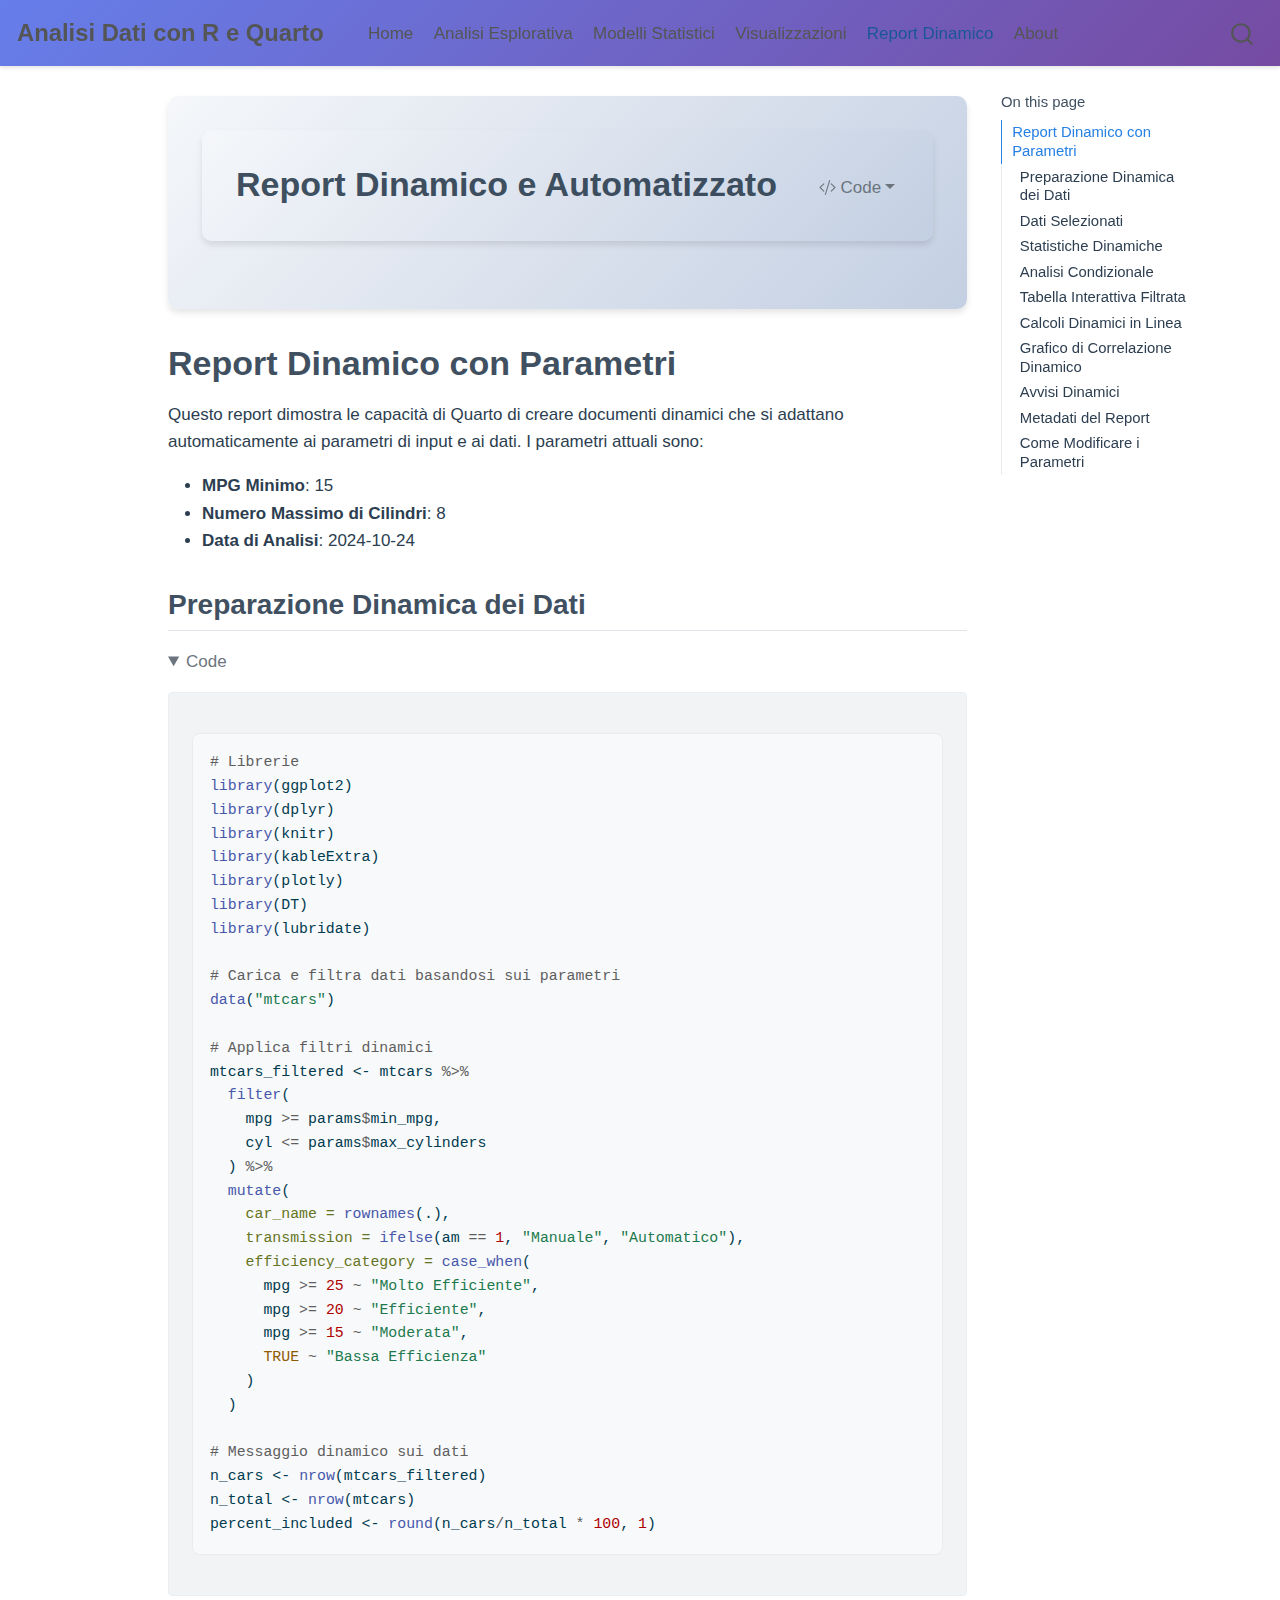
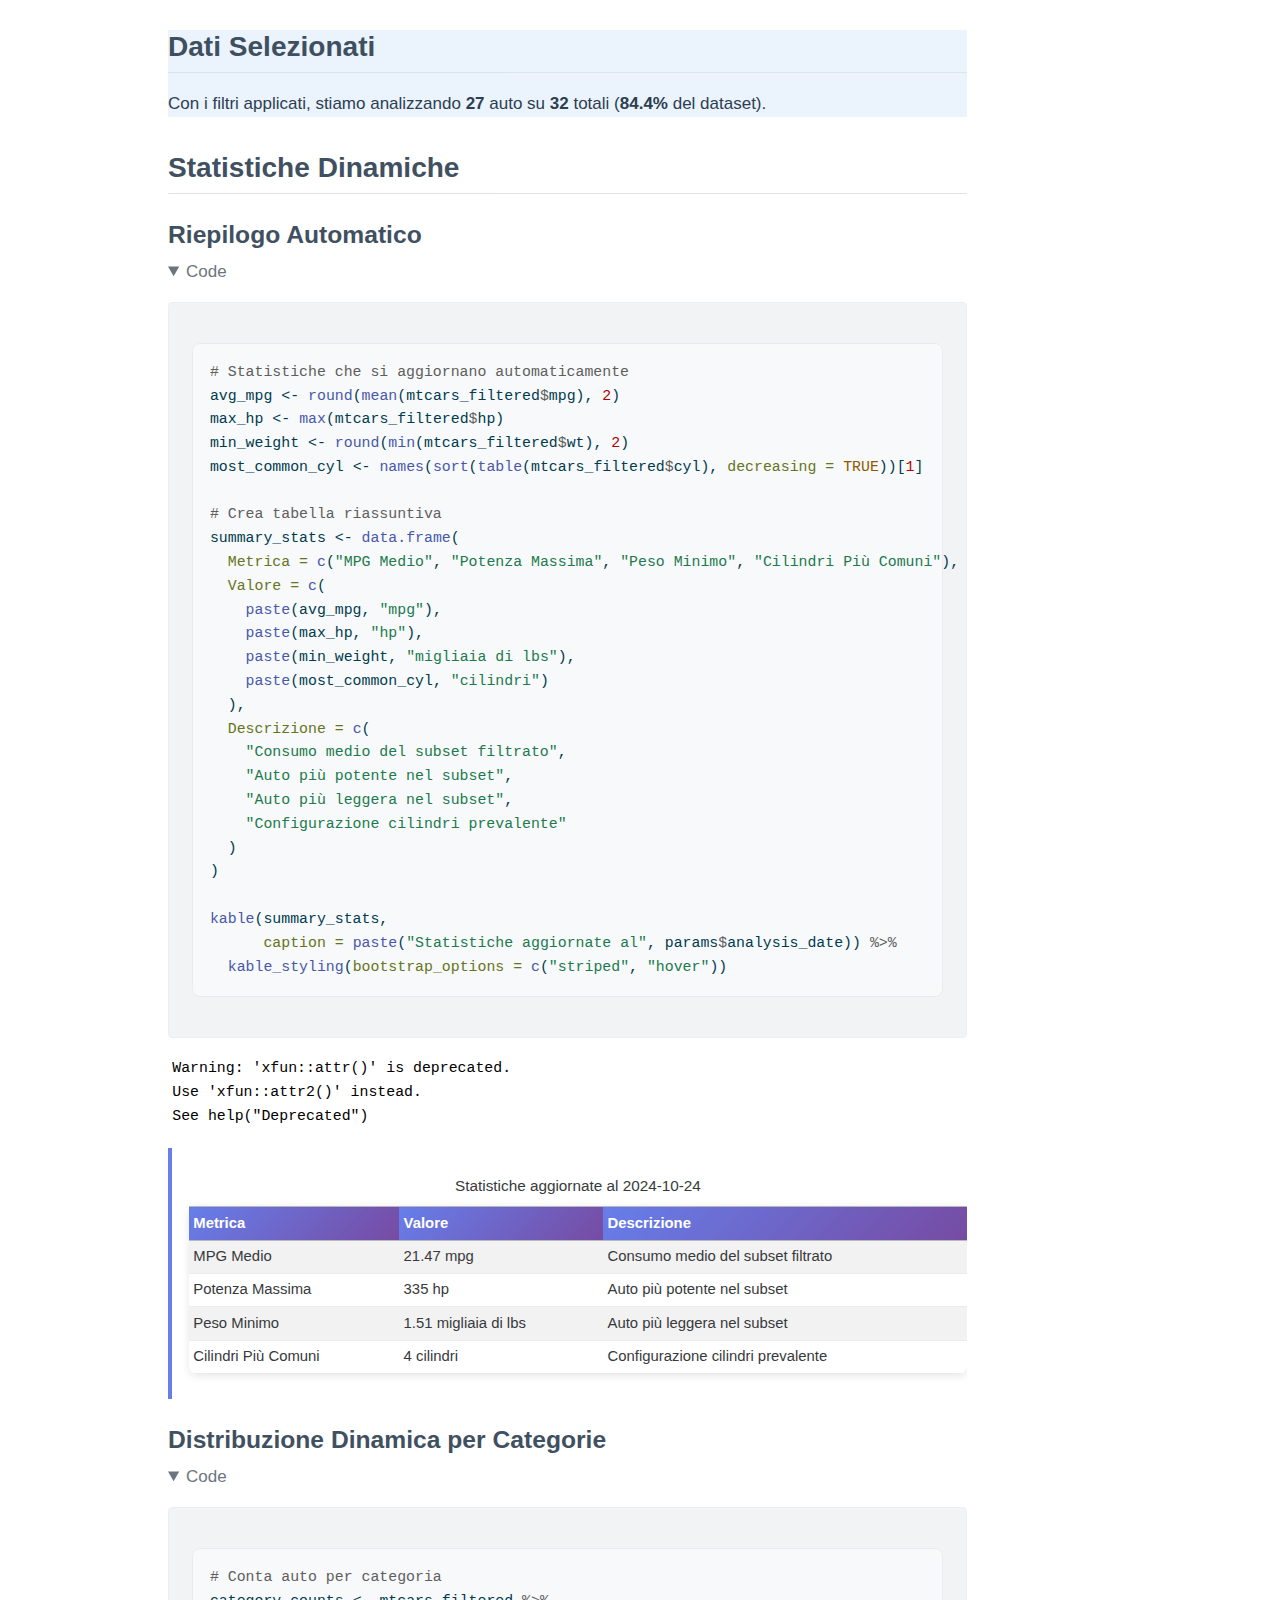
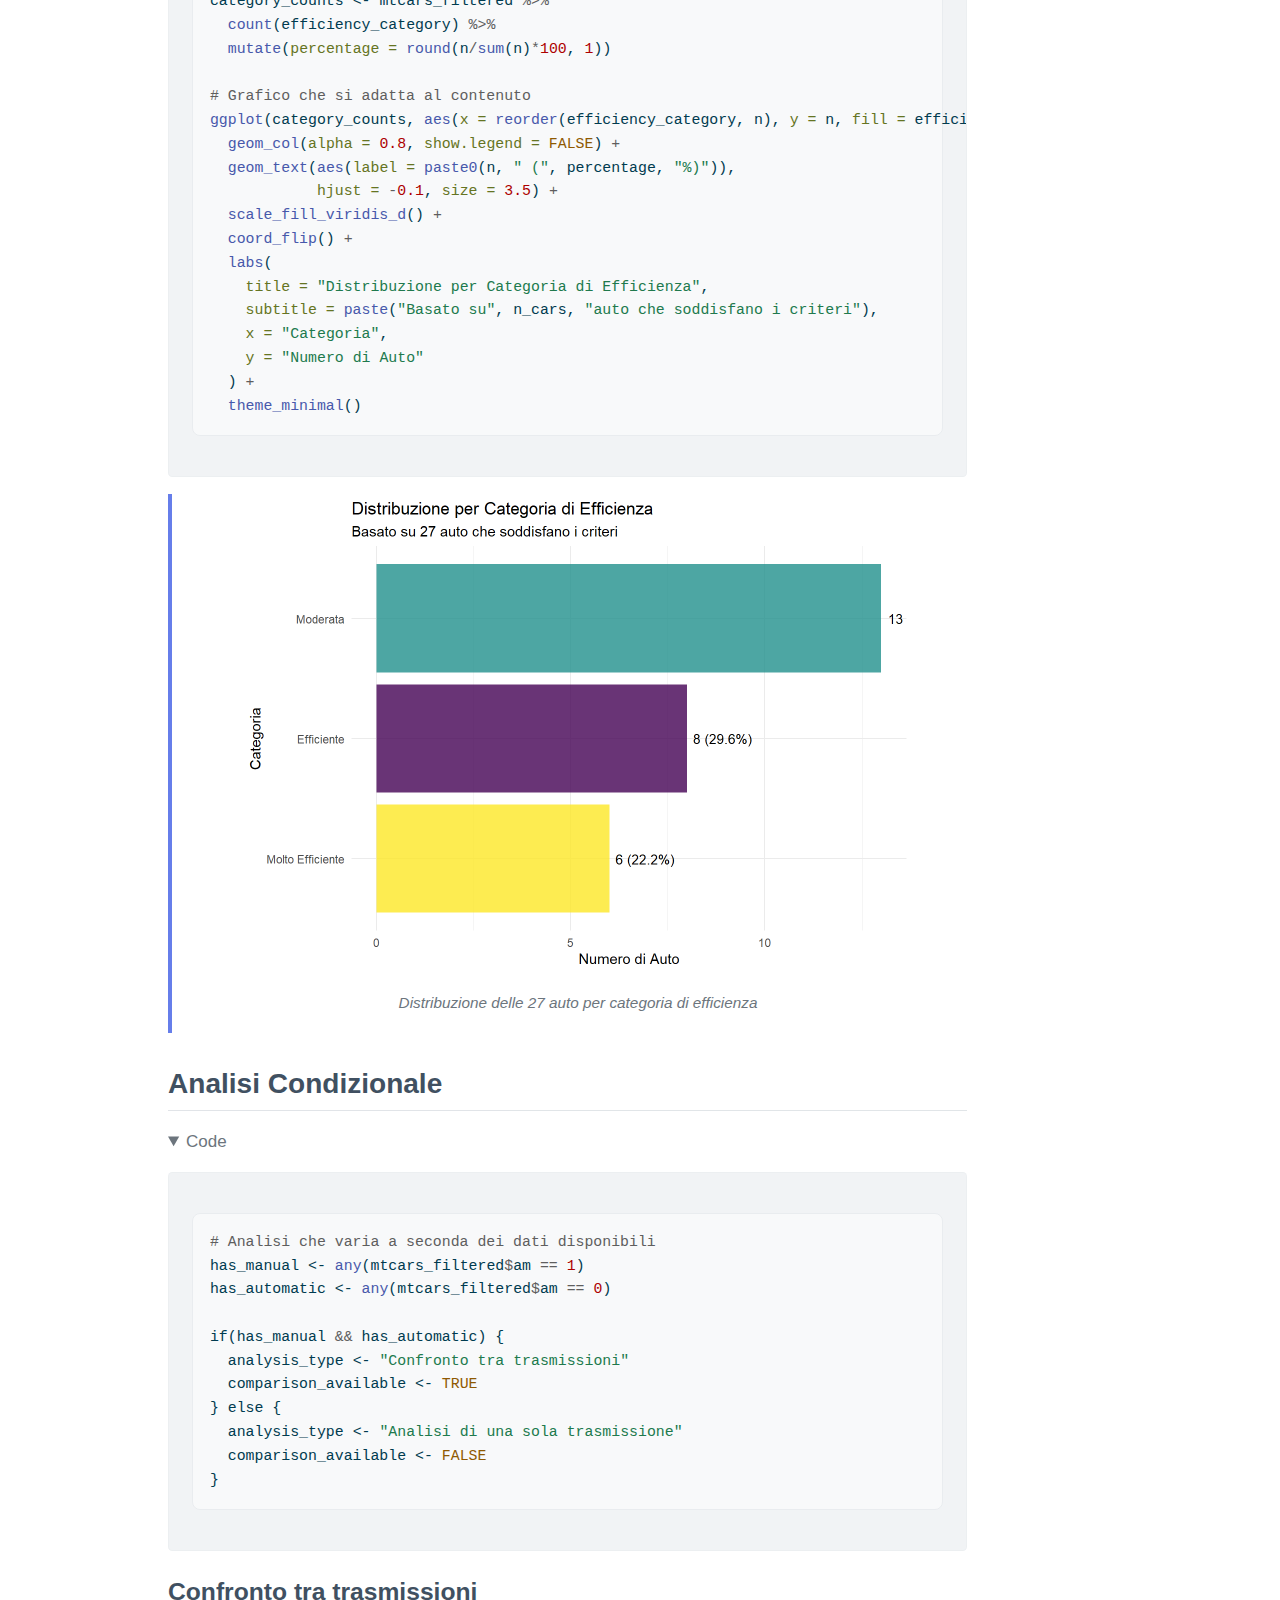
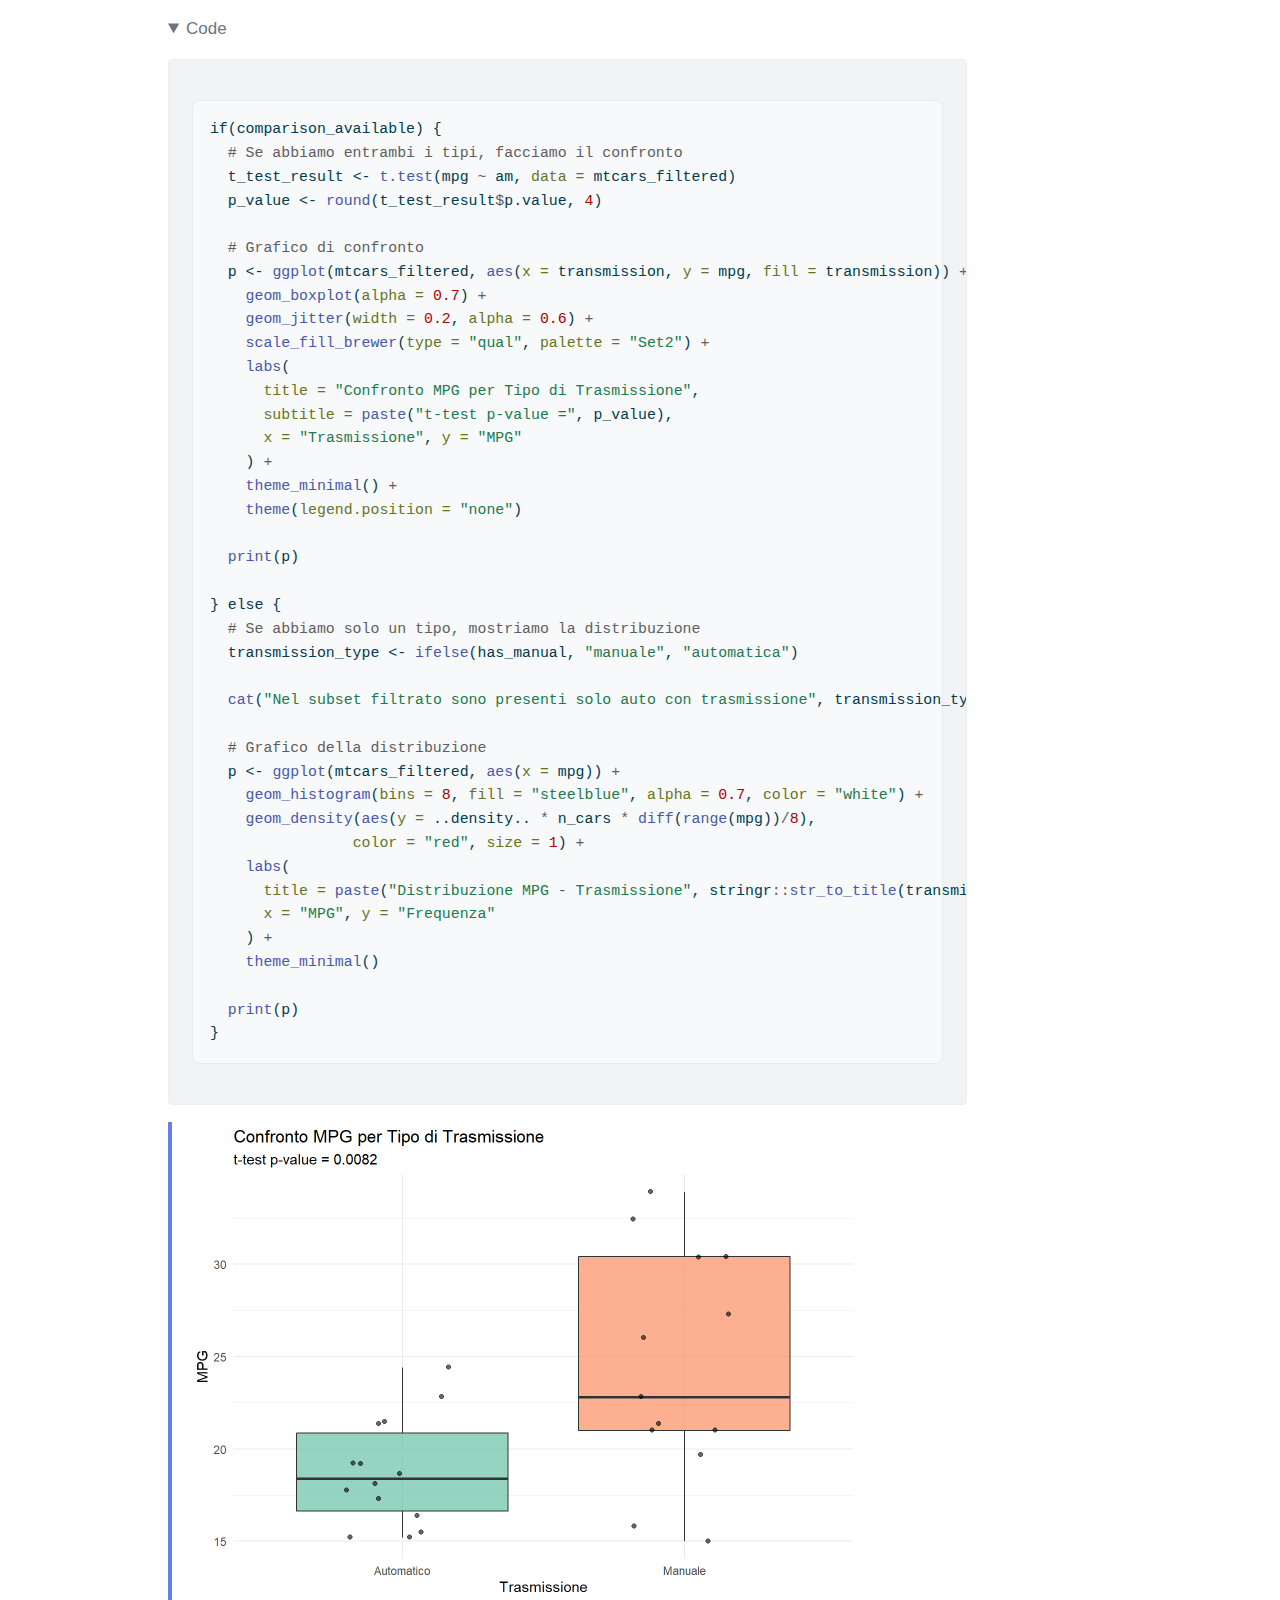
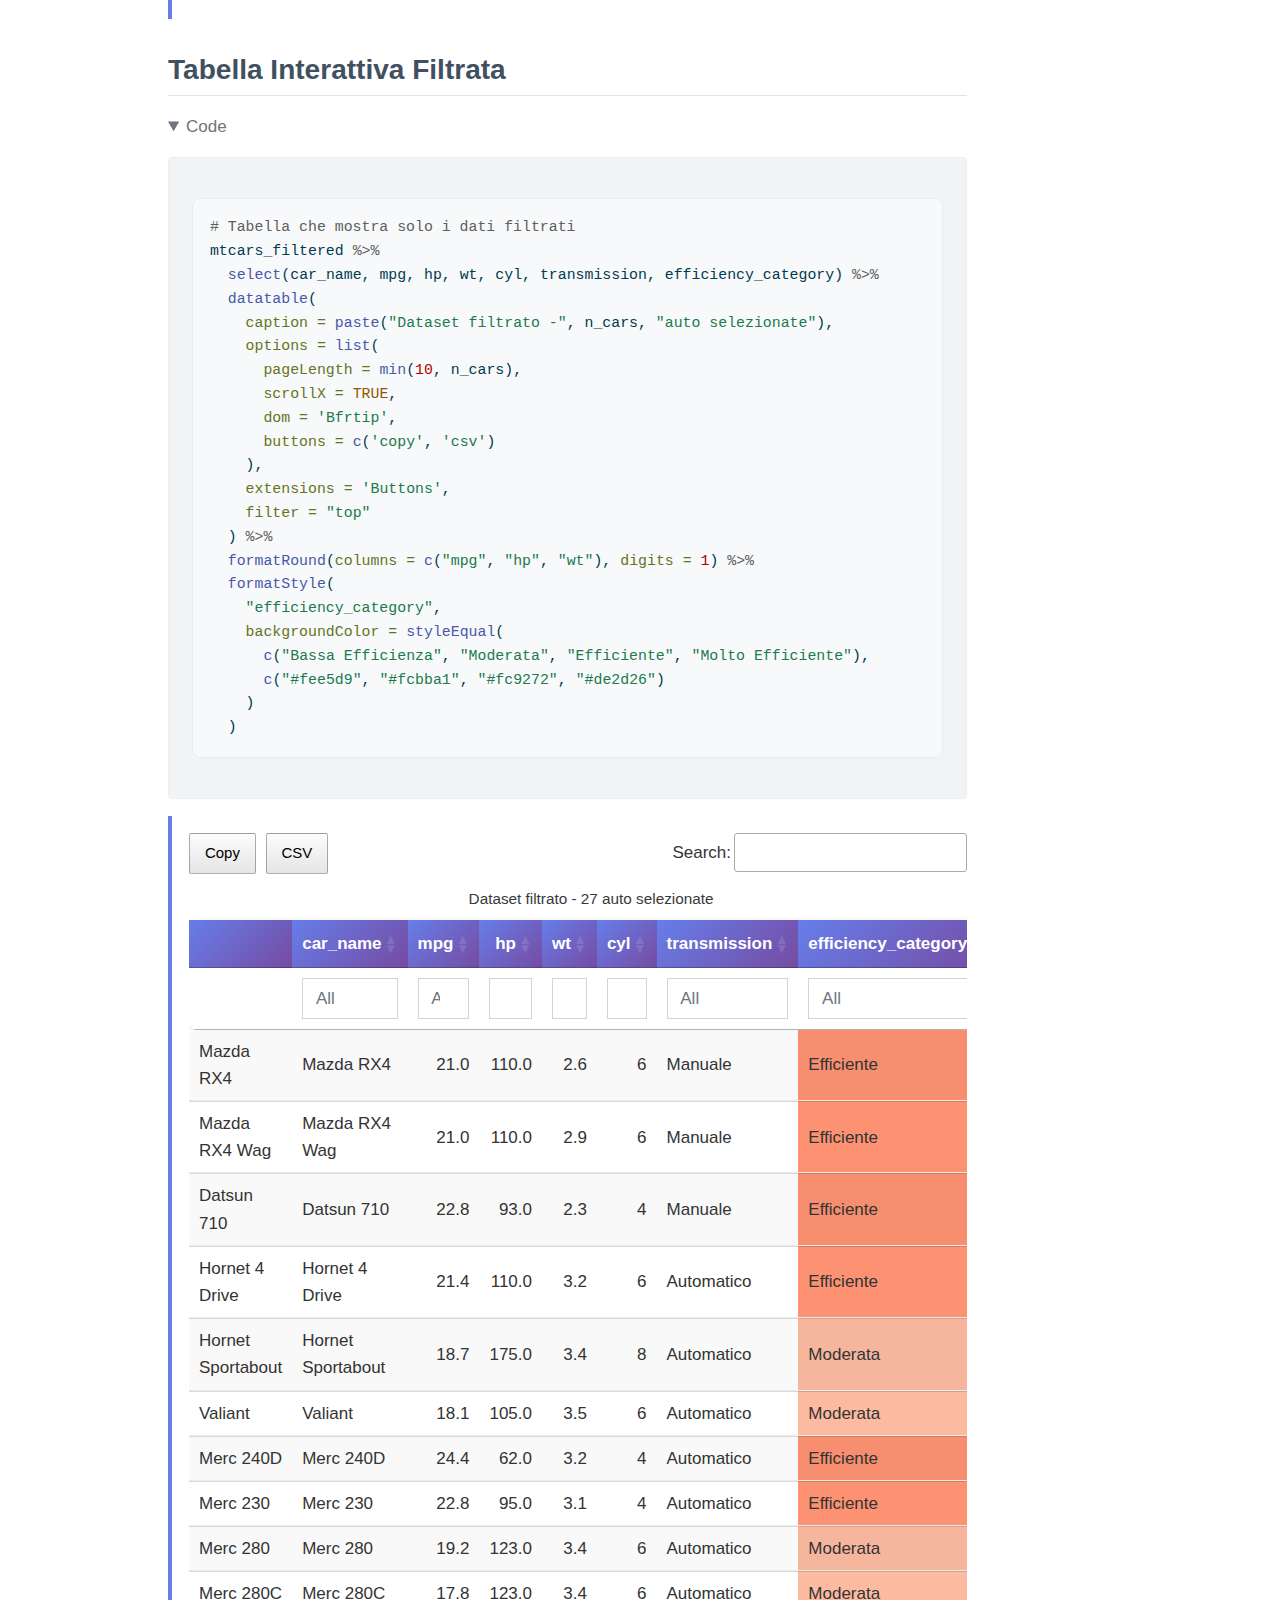
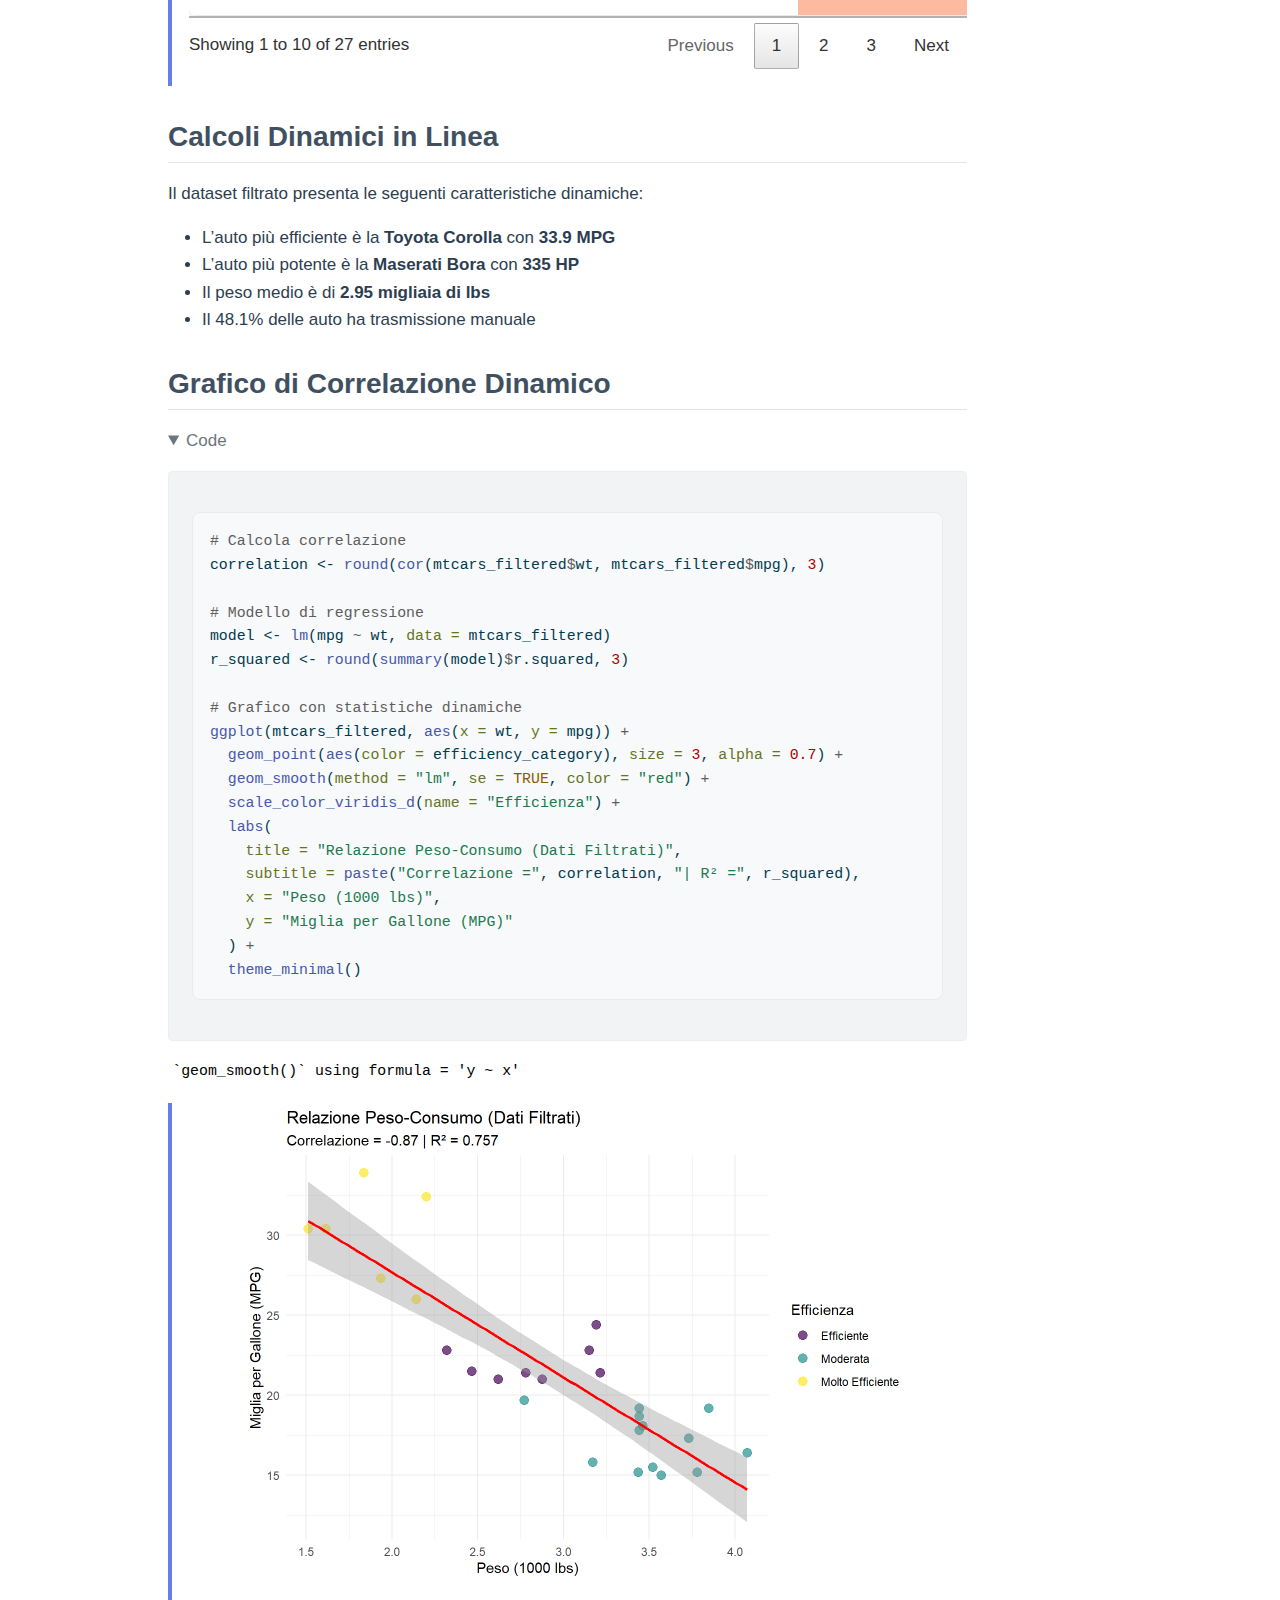
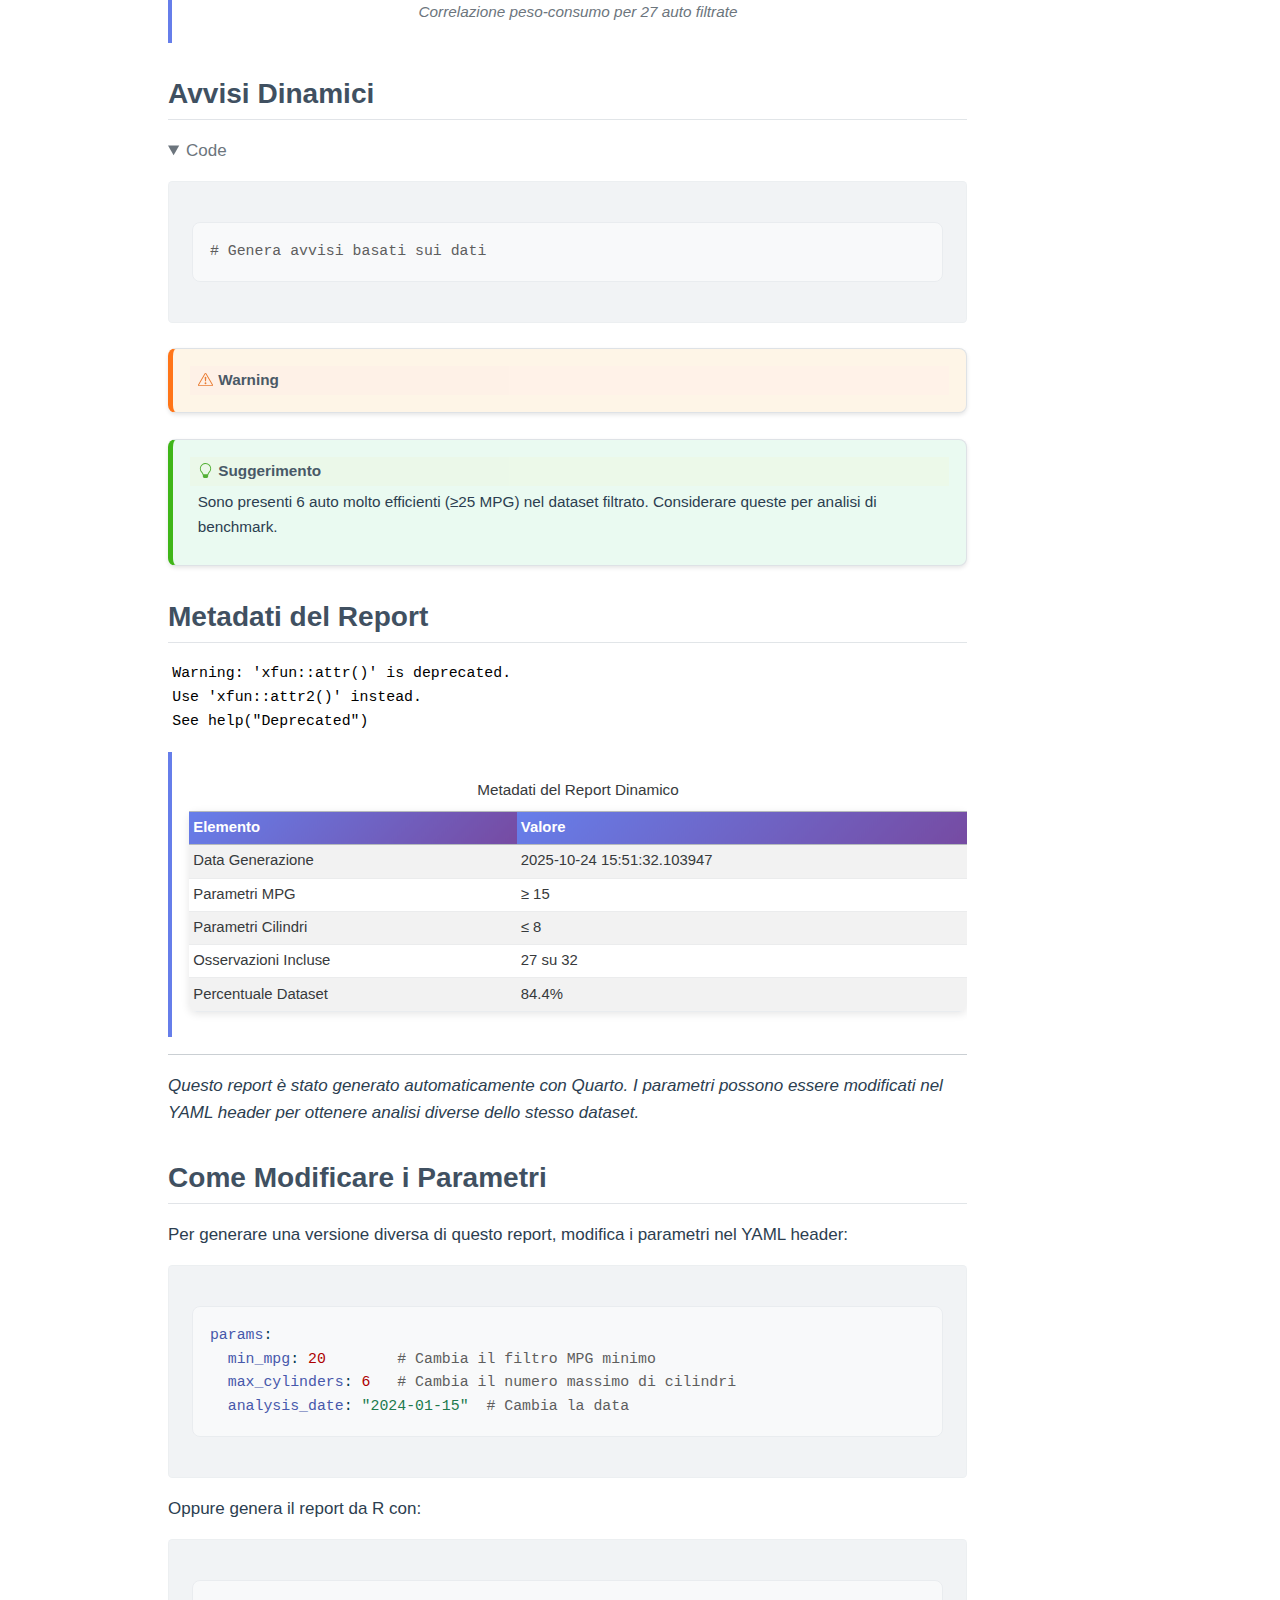
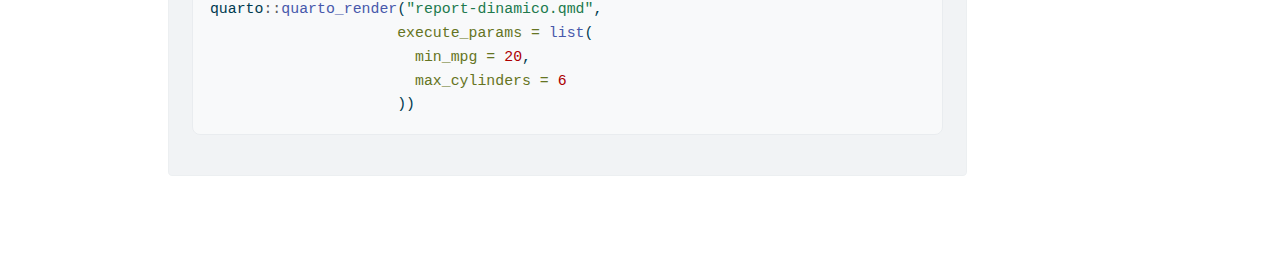
<file: report-dinamico.html>
<!DOCTYPE html>
<html xmlns="http://www.w3.org/1999/xhtml" lang="en" xml:lang="en"><head>

<meta charset="utf-8">
<meta name="generator" content="quarto-1.3.450">

<meta name="viewport" content="width=device-width, initial-scale=1.0, user-scalable=yes">


<title>Analisi Dati con R e Quarto - Report Dinamico e Automatizzato</title>
<style>
code{white-space: pre-wrap;}
span.smallcaps{font-variant: small-caps;}
div.columns{display: flex; gap: min(4vw, 1.5em);}
div.column{flex: auto; overflow-x: auto;}
div.hanging-indent{margin-left: 1.5em; text-indent: -1.5em;}
ul.task-list{list-style: none;}
ul.task-list li input[type="checkbox"] {
  width: 0.8em;
  margin: 0 0.8em 0.2em -1em; /* quarto-specific, see https://github.com/quarto-dev/quarto-cli/issues/4556 */ 
  vertical-align: middle;
}
/* CSS for syntax highlighting */
pre > code.sourceCode { white-space: pre; position: relative; }
pre > code.sourceCode > span { display: inline-block; line-height: 1.25; }
pre > code.sourceCode > span:empty { height: 1.2em; }
.sourceCode { overflow: visible; }
code.sourceCode > span { color: inherit; text-decoration: inherit; }
div.sourceCode { margin: 1em 0; }
pre.sourceCode { margin: 0; }
@media screen {
div.sourceCode { overflow: auto; }
}
@media print {
pre > code.sourceCode { white-space: pre-wrap; }
pre > code.sourceCode > span { text-indent: -5em; padding-left: 5em; }
}
pre.numberSource code
  { counter-reset: source-line 0; }
pre.numberSource code > span
  { position: relative; left: -4em; counter-increment: source-line; }
pre.numberSource code > span > a:first-child::before
  { content: counter(source-line);
    position: relative; left: -1em; text-align: right; vertical-align: baseline;
    border: none; display: inline-block;
    -webkit-touch-callout: none; -webkit-user-select: none;
    -khtml-user-select: none; -moz-user-select: none;
    -ms-user-select: none; user-select: none;
    padding: 0 4px; width: 4em;
  }
pre.numberSource { margin-left: 3em;  padding-left: 4px; }
div.sourceCode
  {   }
@media screen {
pre > code.sourceCode > span > a:first-child::before { text-decoration: underline; }
}
</style>


<script src="site_libs/quarto-nav/quarto-nav.js"></script>
<script src="site_libs/quarto-nav/headroom.min.js"></script>
<script src="site_libs/clipboard/clipboard.min.js"></script>
<script src="site_libs/quarto-search/autocomplete.umd.js"></script>
<script src="site_libs/quarto-search/fuse.min.js"></script>
<script src="site_libs/quarto-search/quarto-search.js"></script>
<meta name="quarto:offset" content="./">
<script src="site_libs/quarto-html/quarto.js"></script>
<script src="site_libs/quarto-html/popper.min.js"></script>
<script src="site_libs/quarto-html/tippy.umd.min.js"></script>
<script src="site_libs/quarto-html/anchor.min.js"></script>
<link href="site_libs/quarto-html/tippy.css" rel="stylesheet">
<link href="site_libs/quarto-html/quarto-syntax-highlighting.css" rel="stylesheet" id="quarto-text-highlighting-styles">
<script src="site_libs/bootstrap/bootstrap.min.js"></script>
<link href="site_libs/bootstrap/bootstrap-icons.css" rel="stylesheet">
<link href="site_libs/bootstrap/bootstrap.min.css" rel="stylesheet" id="quarto-bootstrap" data-mode="light">
<script id="quarto-search-options" type="application/json">{
  "location": "navbar",
  "copy-button": false,
  "collapse-after": 3,
  "panel-placement": "end",
  "type": "overlay",
  "limit": 20,
  "language": {
    "search-no-results-text": "No results",
    "search-matching-documents-text": "matching documents",
    "search-copy-link-title": "Copy link to search",
    "search-hide-matches-text": "Hide additional matches",
    "search-more-match-text": "more match in this document",
    "search-more-matches-text": "more matches in this document",
    "search-clear-button-title": "Clear",
    "search-detached-cancel-button-title": "Cancel",
    "search-submit-button-title": "Submit",
    "search-label": "Search"
  }
}</script>

<script src="site_libs/kePrint-0.0.1/kePrint.js"></script>
<link href="site_libs/lightable-0.0.1/lightable.css" rel="stylesheet">
<link href="site_libs/htmltools-fill-0.5.8.1/fill.css" rel="stylesheet">
<script src="site_libs/htmlwidgets-1.6.4/htmlwidgets.js"></script>
<link href="site_libs/datatables-css-0.0.0/datatables-crosstalk.css" rel="stylesheet">
<script src="site_libs/datatables-binding-0.28/datatables.js"></script>
<script src="site_libs/jquery-3.6.0/jquery-3.6.0.min.js"></script>
<link href="site_libs/dt-core-1.13.4/css/jquery.dataTables.min.css" rel="stylesheet">
<link href="site_libs/dt-core-1.13.4/css/jquery.dataTables.extra.css" rel="stylesheet">
<script src="site_libs/dt-core-1.13.4/js/jquery.dataTables.min.js"></script>
<link href="site_libs/dt-ext-buttons-1.13.4/css/buttons.dataTables.min.css" rel="stylesheet">
<script src="site_libs/dt-ext-buttons-1.13.4/js/dataTables.buttons.min.js"></script>
<script src="site_libs/dt-ext-buttons-1.13.4/js/buttons.html5.min.js"></script>
<script src="site_libs/dt-ext-buttons-1.13.4/js/buttons.colVis.min.js"></script>
<script src="site_libs/dt-ext-buttons-1.13.4/js/buttons.print.min.js"></script>
<link href="site_libs/nouislider-7.0.10/jquery.nouislider.min.css" rel="stylesheet">
<script src="site_libs/nouislider-7.0.10/jquery.nouislider.min.js"></script>
<link href="site_libs/selectize-0.12.0/selectize.bootstrap3.css" rel="stylesheet">
<script src="site_libs/selectize-0.12.0/selectize.min.js"></script>
<link href="site_libs/crosstalk-1.2.0/css/crosstalk.min.css" rel="stylesheet">
<script src="site_libs/crosstalk-1.2.0/js/crosstalk.min.js"></script>


<link rel="stylesheet" href="styles.css">
</head>

<body class="nav-fixed">

<div id="quarto-search-results"></div>
  <header id="quarto-header" class="headroom fixed-top">
    <nav class="navbar navbar-expand-lg navbar-dark ">
      <div class="navbar-container container-fluid">
      <div class="navbar-brand-container">
    <a class="navbar-brand" href="./index.html">
    <span class="navbar-title">Analisi Dati con R e Quarto</span>
    </a>
  </div>
            <div id="quarto-search" class="" title="Search"></div>
          <button class="navbar-toggler" type="button" data-bs-toggle="collapse" data-bs-target="#navbarCollapse" aria-controls="navbarCollapse" aria-expanded="false" aria-label="Toggle navigation" onclick="if (window.quartoToggleHeadroom) { window.quartoToggleHeadroom(); }">
  <span class="navbar-toggler-icon"></span>
</button>
          <div class="collapse navbar-collapse" id="navbarCollapse">
            <ul class="navbar-nav navbar-nav-scroll me-auto">
  <li class="nav-item">
    <a class="nav-link" href="./index.html" rel="" target="">
 <span class="menu-text">Home</span></a>
  </li>  
  <li class="nav-item">
    <a class="nav-link" href="./analisi-esplorativa.html" rel="" target="">
 <span class="menu-text">Analisi Esplorativa</span></a>
  </li>  
  <li class="nav-item">
    <a class="nav-link" href="./modelli-statistici.html" rel="" target="">
 <span class="menu-text">Modelli Statistici</span></a>
  </li>  
  <li class="nav-item">
    <a class="nav-link" href="./visualizzazioni.html" rel="" target="">
 <span class="menu-text">Visualizzazioni</span></a>
  </li>  
  <li class="nav-item">
    <a class="nav-link active" href="./report-dinamico.html" rel="" target="" aria-current="page">
 <span class="menu-text">Report Dinamico</span></a>
  </li>  
  <li class="nav-item">
    <a class="nav-link" href="./about.html" rel="" target="">
 <span class="menu-text">About</span></a>
  </li>  
</ul>
            <div class="quarto-navbar-tools ms-auto">
</div>
          </div> <!-- /navcollapse -->
      </div> <!-- /container-fluid -->
    </nav>
</header>
<!-- content -->
<div id="quarto-content" class="quarto-container page-columns page-rows-contents page-layout-article page-navbar">
<!-- sidebar -->
<!-- margin-sidebar -->
    <div id="quarto-margin-sidebar" class="sidebar margin-sidebar">
        <nav id="TOC" role="doc-toc" class="toc-active">
    <h2 id="toc-title">On this page</h2>
   
  <ul>
  <li><a href="#report-dinamico-con-parametri" id="toc-report-dinamico-con-parametri" class="nav-link active" data-scroll-target="#report-dinamico-con-parametri">Report Dinamico con Parametri</a>
  <ul class="collapse">
  <li><a href="#preparazione-dinamica-dei-dati" id="toc-preparazione-dinamica-dei-dati" class="nav-link" data-scroll-target="#preparazione-dinamica-dei-dati">Preparazione Dinamica dei Dati</a></li>
  <li><a href="#dati-selezionati" id="toc-dati-selezionati" class="nav-link" data-scroll-target="#dati-selezionati">Dati Selezionati</a></li>
  <li><a href="#statistiche-dinamiche" id="toc-statistiche-dinamiche" class="nav-link" data-scroll-target="#statistiche-dinamiche">Statistiche Dinamiche</a>
  <ul class="collapse">
  <li><a href="#riepilogo-automatico" id="toc-riepilogo-automatico" class="nav-link" data-scroll-target="#riepilogo-automatico">Riepilogo Automatico</a></li>
  <li><a href="#distribuzione-dinamica-per-categorie" id="toc-distribuzione-dinamica-per-categorie" class="nav-link" data-scroll-target="#distribuzione-dinamica-per-categorie">Distribuzione Dinamica per Categorie</a></li>
  </ul></li>
  <li><a href="#analisi-condizionale" id="toc-analisi-condizionale" class="nav-link" data-scroll-target="#analisi-condizionale">Analisi Condizionale</a>
  <ul class="collapse">
  <li><a href="#confronto-tra-trasmissioni" id="toc-confronto-tra-trasmissioni" class="nav-link" data-scroll-target="#confronto-tra-trasmissioni">Confronto tra trasmissioni</a></li>
  </ul></li>
  <li><a href="#tabella-interattiva-filtrata" id="toc-tabella-interattiva-filtrata" class="nav-link" data-scroll-target="#tabella-interattiva-filtrata">Tabella Interattiva Filtrata</a></li>
  <li><a href="#calcoli-dinamici-in-linea" id="toc-calcoli-dinamici-in-linea" class="nav-link" data-scroll-target="#calcoli-dinamici-in-linea">Calcoli Dinamici in Linea</a></li>
  <li><a href="#grafico-di-correlazione-dinamico" id="toc-grafico-di-correlazione-dinamico" class="nav-link" data-scroll-target="#grafico-di-correlazione-dinamico">Grafico di Correlazione Dinamico</a></li>
  <li><a href="#avvisi-dinamici" id="toc-avvisi-dinamici" class="nav-link" data-scroll-target="#avvisi-dinamici">Avvisi Dinamici</a></li>
  <li><a href="#metadati-del-report" id="toc-metadati-del-report" class="nav-link" data-scroll-target="#metadati-del-report">Metadati del Report</a></li>
  <li><a href="#come-modificare-i-parametri" id="toc-come-modificare-i-parametri" class="nav-link" data-scroll-target="#come-modificare-i-parametri">Come Modificare i Parametri</a></li>
  </ul></li>
  </ul>
</nav>
    </div>
<!-- main -->
<main class="content" id="quarto-document-content">

<header id="title-block-header" class="quarto-title-block default">
<div class="quarto-title">
<div class="quarto-title-block"><div><h1 class="title">Report Dinamico e Automatizzato</h1><button type="button" class="btn code-tools-button dropdown-toggle" id="quarto-code-tools-menu" data-bs-toggle="dropdown" aria-expanded="false"><i class="bi"></i> Code</button><ul class="dropdown-menu dropdown-menu-end" aria-labelelledby="quarto-code-tools-menu"><li><a id="quarto-show-all-code" class="dropdown-item" href="javascript:void(0)" role="button">Show All Code</a></li><li><a id="quarto-hide-all-code" class="dropdown-item" href="javascript:void(0)" role="button">Hide All Code</a></li><li><hr class="dropdown-divider"></li><li><a id="quarto-view-source" class="dropdown-item" href="javascript:void(0)" role="button">View Source</a></li></ul></div></div>
</div>



<div class="quarto-title-meta">

    
  
    
  </div>
  

</header>

<section id="report-dinamico-con-parametri" class="level1">
<h1>Report Dinamico con Parametri</h1>
<p>Questo report dimostra le capacità di Quarto di creare documenti dinamici che si adattano automaticamente ai parametri di input e ai dati. I parametri attuali sono:</p>
<ul>
<li><strong>MPG Minimo</strong>: 15</li>
<li><strong>Numero Massimo di Cilindri</strong>: 8<br>
</li>
<li><strong>Data di Analisi</strong>: 2024-10-24</li>
</ul>
<section id="preparazione-dinamica-dei-dati" class="level2">
<h2 class="anchored" data-anchor-id="preparazione-dinamica-dei-dati">Preparazione Dinamica dei Dati</h2>
<div class="cell">
<details open="">
<summary>Code</summary>
<div class="sourceCode cell-code" id="cb1"><pre class="sourceCode r code-with-copy"><code class="sourceCode r"><span id="cb1-1"><a href="#cb1-1" aria-hidden="true" tabindex="-1"></a><span class="co"># Librerie</span></span>
<span id="cb1-2"><a href="#cb1-2" aria-hidden="true" tabindex="-1"></a><span class="fu">library</span>(ggplot2)</span>
<span id="cb1-3"><a href="#cb1-3" aria-hidden="true" tabindex="-1"></a><span class="fu">library</span>(dplyr)</span>
<span id="cb1-4"><a href="#cb1-4" aria-hidden="true" tabindex="-1"></a><span class="fu">library</span>(knitr)</span>
<span id="cb1-5"><a href="#cb1-5" aria-hidden="true" tabindex="-1"></a><span class="fu">library</span>(kableExtra)</span>
<span id="cb1-6"><a href="#cb1-6" aria-hidden="true" tabindex="-1"></a><span class="fu">library</span>(plotly)</span>
<span id="cb1-7"><a href="#cb1-7" aria-hidden="true" tabindex="-1"></a><span class="fu">library</span>(DT)</span>
<span id="cb1-8"><a href="#cb1-8" aria-hidden="true" tabindex="-1"></a><span class="fu">library</span>(lubridate)</span>
<span id="cb1-9"><a href="#cb1-9" aria-hidden="true" tabindex="-1"></a></span>
<span id="cb1-10"><a href="#cb1-10" aria-hidden="true" tabindex="-1"></a><span class="co"># Carica e filtra dati basandosi sui parametri</span></span>
<span id="cb1-11"><a href="#cb1-11" aria-hidden="true" tabindex="-1"></a><span class="fu">data</span>(<span class="st">"mtcars"</span>)</span>
<span id="cb1-12"><a href="#cb1-12" aria-hidden="true" tabindex="-1"></a></span>
<span id="cb1-13"><a href="#cb1-13" aria-hidden="true" tabindex="-1"></a><span class="co"># Applica filtri dinamici</span></span>
<span id="cb1-14"><a href="#cb1-14" aria-hidden="true" tabindex="-1"></a>mtcars_filtered <span class="ot">&lt;-</span> mtcars <span class="sc">%&gt;%</span></span>
<span id="cb1-15"><a href="#cb1-15" aria-hidden="true" tabindex="-1"></a>  <span class="fu">filter</span>(</span>
<span id="cb1-16"><a href="#cb1-16" aria-hidden="true" tabindex="-1"></a>    mpg <span class="sc">&gt;=</span> params<span class="sc">$</span>min_mpg,</span>
<span id="cb1-17"><a href="#cb1-17" aria-hidden="true" tabindex="-1"></a>    cyl <span class="sc">&lt;=</span> params<span class="sc">$</span>max_cylinders</span>
<span id="cb1-18"><a href="#cb1-18" aria-hidden="true" tabindex="-1"></a>  ) <span class="sc">%&gt;%</span></span>
<span id="cb1-19"><a href="#cb1-19" aria-hidden="true" tabindex="-1"></a>  <span class="fu">mutate</span>(</span>
<span id="cb1-20"><a href="#cb1-20" aria-hidden="true" tabindex="-1"></a>    <span class="at">car_name =</span> <span class="fu">rownames</span>(.),</span>
<span id="cb1-21"><a href="#cb1-21" aria-hidden="true" tabindex="-1"></a>    <span class="at">transmission =</span> <span class="fu">ifelse</span>(am <span class="sc">==</span> <span class="dv">1</span>, <span class="st">"Manuale"</span>, <span class="st">"Automatico"</span>),</span>
<span id="cb1-22"><a href="#cb1-22" aria-hidden="true" tabindex="-1"></a>    <span class="at">efficiency_category =</span> <span class="fu">case_when</span>(</span>
<span id="cb1-23"><a href="#cb1-23" aria-hidden="true" tabindex="-1"></a>      mpg <span class="sc">&gt;=</span> <span class="dv">25</span> <span class="sc">~</span> <span class="st">"Molto Efficiente"</span>,</span>
<span id="cb1-24"><a href="#cb1-24" aria-hidden="true" tabindex="-1"></a>      mpg <span class="sc">&gt;=</span> <span class="dv">20</span> <span class="sc">~</span> <span class="st">"Efficiente"</span>, </span>
<span id="cb1-25"><a href="#cb1-25" aria-hidden="true" tabindex="-1"></a>      mpg <span class="sc">&gt;=</span> <span class="dv">15</span> <span class="sc">~</span> <span class="st">"Moderata"</span>,</span>
<span id="cb1-26"><a href="#cb1-26" aria-hidden="true" tabindex="-1"></a>      <span class="cn">TRUE</span> <span class="sc">~</span> <span class="st">"Bassa Efficienza"</span></span>
<span id="cb1-27"><a href="#cb1-27" aria-hidden="true" tabindex="-1"></a>    )</span>
<span id="cb1-28"><a href="#cb1-28" aria-hidden="true" tabindex="-1"></a>  )</span>
<span id="cb1-29"><a href="#cb1-29" aria-hidden="true" tabindex="-1"></a></span>
<span id="cb1-30"><a href="#cb1-30" aria-hidden="true" tabindex="-1"></a><span class="co"># Messaggio dinamico sui dati</span></span>
<span id="cb1-31"><a href="#cb1-31" aria-hidden="true" tabindex="-1"></a>n_cars <span class="ot">&lt;-</span> <span class="fu">nrow</span>(mtcars_filtered)</span>
<span id="cb1-32"><a href="#cb1-32" aria-hidden="true" tabindex="-1"></a>n_total <span class="ot">&lt;-</span> <span class="fu">nrow</span>(mtcars)</span>
<span id="cb1-33"><a href="#cb1-33" aria-hidden="true" tabindex="-1"></a>percent_included <span class="ot">&lt;-</span> <span class="fu">round</span>(n_cars<span class="sc">/</span>n_total <span class="sc">*</span> <span class="dv">100</span>, <span class="dv">1</span>)</span></code><button title="Copy to Clipboard" class="code-copy-button"><i class="bi"></i></button></pre></div>
</details>
</div>
</section>
<section id="dati-selezionati" class="level2 callout-info">
<h2 class="anchored" data-anchor-id="dati-selezionati">Dati Selezionati</h2>
<p>Con i filtri applicati, stiamo analizzando <strong>27</strong> auto su <strong>32</strong> totali (<strong>84.4%</strong> del dataset).</p>
</section>
<section id="statistiche-dinamiche" class="level2">
<h2 class="anchored" data-anchor-id="statistiche-dinamiche">Statistiche Dinamiche</h2>
<section id="riepilogo-automatico" class="level3">
<h3 class="anchored" data-anchor-id="riepilogo-automatico">Riepilogo Automatico</h3>
<div class="cell">
<details open="">
<summary>Code</summary>
<div class="sourceCode cell-code" id="cb2"><pre class="sourceCode r code-with-copy"><code class="sourceCode r"><span id="cb2-1"><a href="#cb2-1" aria-hidden="true" tabindex="-1"></a><span class="co"># Statistiche che si aggiornano automaticamente</span></span>
<span id="cb2-2"><a href="#cb2-2" aria-hidden="true" tabindex="-1"></a>avg_mpg <span class="ot">&lt;-</span> <span class="fu">round</span>(<span class="fu">mean</span>(mtcars_filtered<span class="sc">$</span>mpg), <span class="dv">2</span>)</span>
<span id="cb2-3"><a href="#cb2-3" aria-hidden="true" tabindex="-1"></a>max_hp <span class="ot">&lt;-</span> <span class="fu">max</span>(mtcars_filtered<span class="sc">$</span>hp)</span>
<span id="cb2-4"><a href="#cb2-4" aria-hidden="true" tabindex="-1"></a>min_weight <span class="ot">&lt;-</span> <span class="fu">round</span>(<span class="fu">min</span>(mtcars_filtered<span class="sc">$</span>wt), <span class="dv">2</span>)</span>
<span id="cb2-5"><a href="#cb2-5" aria-hidden="true" tabindex="-1"></a>most_common_cyl <span class="ot">&lt;-</span> <span class="fu">names</span>(<span class="fu">sort</span>(<span class="fu">table</span>(mtcars_filtered<span class="sc">$</span>cyl), <span class="at">decreasing =</span> <span class="cn">TRUE</span>))[<span class="dv">1</span>]</span>
<span id="cb2-6"><a href="#cb2-6" aria-hidden="true" tabindex="-1"></a></span>
<span id="cb2-7"><a href="#cb2-7" aria-hidden="true" tabindex="-1"></a><span class="co"># Crea tabella riassuntiva</span></span>
<span id="cb2-8"><a href="#cb2-8" aria-hidden="true" tabindex="-1"></a>summary_stats <span class="ot">&lt;-</span> <span class="fu">data.frame</span>(</span>
<span id="cb2-9"><a href="#cb2-9" aria-hidden="true" tabindex="-1"></a>  <span class="at">Metrica =</span> <span class="fu">c</span>(<span class="st">"MPG Medio"</span>, <span class="st">"Potenza Massima"</span>, <span class="st">"Peso Minimo"</span>, <span class="st">"Cilindri Più Comuni"</span>),</span>
<span id="cb2-10"><a href="#cb2-10" aria-hidden="true" tabindex="-1"></a>  <span class="at">Valore =</span> <span class="fu">c</span>(</span>
<span id="cb2-11"><a href="#cb2-11" aria-hidden="true" tabindex="-1"></a>    <span class="fu">paste</span>(avg_mpg, <span class="st">"mpg"</span>),</span>
<span id="cb2-12"><a href="#cb2-12" aria-hidden="true" tabindex="-1"></a>    <span class="fu">paste</span>(max_hp, <span class="st">"hp"</span>), </span>
<span id="cb2-13"><a href="#cb2-13" aria-hidden="true" tabindex="-1"></a>    <span class="fu">paste</span>(min_weight, <span class="st">"migliaia di lbs"</span>),</span>
<span id="cb2-14"><a href="#cb2-14" aria-hidden="true" tabindex="-1"></a>    <span class="fu">paste</span>(most_common_cyl, <span class="st">"cilindri"</span>)</span>
<span id="cb2-15"><a href="#cb2-15" aria-hidden="true" tabindex="-1"></a>  ),</span>
<span id="cb2-16"><a href="#cb2-16" aria-hidden="true" tabindex="-1"></a>  <span class="at">Descrizione =</span> <span class="fu">c</span>(</span>
<span id="cb2-17"><a href="#cb2-17" aria-hidden="true" tabindex="-1"></a>    <span class="st">"Consumo medio del subset filtrato"</span>,</span>
<span id="cb2-18"><a href="#cb2-18" aria-hidden="true" tabindex="-1"></a>    <span class="st">"Auto più potente nel subset"</span>,</span>
<span id="cb2-19"><a href="#cb2-19" aria-hidden="true" tabindex="-1"></a>    <span class="st">"Auto più leggera nel subset"</span>, </span>
<span id="cb2-20"><a href="#cb2-20" aria-hidden="true" tabindex="-1"></a>    <span class="st">"Configurazione cilindri prevalente"</span></span>
<span id="cb2-21"><a href="#cb2-21" aria-hidden="true" tabindex="-1"></a>  )</span>
<span id="cb2-22"><a href="#cb2-22" aria-hidden="true" tabindex="-1"></a>)</span>
<span id="cb2-23"><a href="#cb2-23" aria-hidden="true" tabindex="-1"></a></span>
<span id="cb2-24"><a href="#cb2-24" aria-hidden="true" tabindex="-1"></a><span class="fu">kable</span>(summary_stats, </span>
<span id="cb2-25"><a href="#cb2-25" aria-hidden="true" tabindex="-1"></a>      <span class="at">caption =</span> <span class="fu">paste</span>(<span class="st">"Statistiche aggiornate al"</span>, params<span class="sc">$</span>analysis_date)) <span class="sc">%&gt;%</span></span>
<span id="cb2-26"><a href="#cb2-26" aria-hidden="true" tabindex="-1"></a>  <span class="fu">kable_styling</span>(<span class="at">bootstrap_options =</span> <span class="fu">c</span>(<span class="st">"striped"</span>, <span class="st">"hover"</span>))</span></code><button title="Copy to Clipboard" class="code-copy-button"><i class="bi"></i></button></pre></div>
</details>
<div class="cell-output cell-output-stderr">
<pre><code>Warning: 'xfun::attr()' is deprecated.
Use 'xfun::attr2()' instead.
See help("Deprecated")</code></pre>
</div>
<div class="cell-output-display">
<table class="table table-striped table-hover table-sm small" data-quarto-postprocess="true">
<caption>Statistiche aggiornate al 2024-10-24</caption>
<thead>
<tr class="header">
<th style="text-align: left;" data-quarto-table-cell-role="th">Metrica</th>
<th style="text-align: left;" data-quarto-table-cell-role="th">Valore</th>
<th style="text-align: left;" data-quarto-table-cell-role="th">Descrizione</th>
</tr>
</thead>
<tbody>
<tr class="odd">
<td style="text-align: left;">MPG Medio</td>
<td style="text-align: left;">21.47 mpg</td>
<td style="text-align: left;">Consumo medio del subset filtrato</td>
</tr>
<tr class="even">
<td style="text-align: left;">Potenza Massima</td>
<td style="text-align: left;">335 hp</td>
<td style="text-align: left;">Auto più potente nel subset</td>
</tr>
<tr class="odd">
<td style="text-align: left;">Peso Minimo</td>
<td style="text-align: left;">1.51 migliaia di lbs</td>
<td style="text-align: left;">Auto più leggera nel subset</td>
</tr>
<tr class="even">
<td style="text-align: left;">Cilindri Più Comuni</td>
<td style="text-align: left;">4 cilindri</td>
<td style="text-align: left;">Configurazione cilindri prevalente</td>
</tr>
</tbody>
</table>


</div>
</div>
</section>
<section id="distribuzione-dinamica-per-categorie" class="level3">
<h3 class="anchored" data-anchor-id="distribuzione-dinamica-per-categorie">Distribuzione Dinamica per Categorie</h3>
<div class="cell">
<details open="">
<summary>Code</summary>
<div class="sourceCode cell-code" id="cb4"><pre class="sourceCode r code-with-copy"><code class="sourceCode r"><span id="cb4-1"><a href="#cb4-1" aria-hidden="true" tabindex="-1"></a><span class="co"># Conta auto per categoria</span></span>
<span id="cb4-2"><a href="#cb4-2" aria-hidden="true" tabindex="-1"></a>category_counts <span class="ot">&lt;-</span> mtcars_filtered <span class="sc">%&gt;%</span></span>
<span id="cb4-3"><a href="#cb4-3" aria-hidden="true" tabindex="-1"></a>  <span class="fu">count</span>(efficiency_category) <span class="sc">%&gt;%</span></span>
<span id="cb4-4"><a href="#cb4-4" aria-hidden="true" tabindex="-1"></a>  <span class="fu">mutate</span>(<span class="at">percentage =</span> <span class="fu">round</span>(n<span class="sc">/</span><span class="fu">sum</span>(n)<span class="sc">*</span><span class="dv">100</span>, <span class="dv">1</span>))</span>
<span id="cb4-5"><a href="#cb4-5" aria-hidden="true" tabindex="-1"></a></span>
<span id="cb4-6"><a href="#cb4-6" aria-hidden="true" tabindex="-1"></a><span class="co"># Grafico che si adatta al contenuto</span></span>
<span id="cb4-7"><a href="#cb4-7" aria-hidden="true" tabindex="-1"></a><span class="fu">ggplot</span>(category_counts, <span class="fu">aes</span>(<span class="at">x =</span> <span class="fu">reorder</span>(efficiency_category, n), <span class="at">y =</span> n, <span class="at">fill =</span> efficiency_category)) <span class="sc">+</span></span>
<span id="cb4-8"><a href="#cb4-8" aria-hidden="true" tabindex="-1"></a>  <span class="fu">geom_col</span>(<span class="at">alpha =</span> <span class="fl">0.8</span>, <span class="at">show.legend =</span> <span class="cn">FALSE</span>) <span class="sc">+</span></span>
<span id="cb4-9"><a href="#cb4-9" aria-hidden="true" tabindex="-1"></a>  <span class="fu">geom_text</span>(<span class="fu">aes</span>(<span class="at">label =</span> <span class="fu">paste0</span>(n, <span class="st">" ("</span>, percentage, <span class="st">"%)"</span>)), </span>
<span id="cb4-10"><a href="#cb4-10" aria-hidden="true" tabindex="-1"></a>            <span class="at">hjust =</span> <span class="sc">-</span><span class="fl">0.1</span>, <span class="at">size =</span> <span class="fl">3.5</span>) <span class="sc">+</span></span>
<span id="cb4-11"><a href="#cb4-11" aria-hidden="true" tabindex="-1"></a>  <span class="fu">scale_fill_viridis_d</span>() <span class="sc">+</span></span>
<span id="cb4-12"><a href="#cb4-12" aria-hidden="true" tabindex="-1"></a>  <span class="fu">coord_flip</span>() <span class="sc">+</span></span>
<span id="cb4-13"><a href="#cb4-13" aria-hidden="true" tabindex="-1"></a>  <span class="fu">labs</span>(</span>
<span id="cb4-14"><a href="#cb4-14" aria-hidden="true" tabindex="-1"></a>    <span class="at">title =</span> <span class="st">"Distribuzione per Categoria di Efficienza"</span>,</span>
<span id="cb4-15"><a href="#cb4-15" aria-hidden="true" tabindex="-1"></a>    <span class="at">subtitle =</span> <span class="fu">paste</span>(<span class="st">"Basato su"</span>, n_cars, <span class="st">"auto che soddisfano i criteri"</span>),</span>
<span id="cb4-16"><a href="#cb4-16" aria-hidden="true" tabindex="-1"></a>    <span class="at">x =</span> <span class="st">"Categoria"</span>, </span>
<span id="cb4-17"><a href="#cb4-17" aria-hidden="true" tabindex="-1"></a>    <span class="at">y =</span> <span class="st">"Numero di Auto"</span></span>
<span id="cb4-18"><a href="#cb4-18" aria-hidden="true" tabindex="-1"></a>  ) <span class="sc">+</span></span>
<span id="cb4-19"><a href="#cb4-19" aria-hidden="true" tabindex="-1"></a>  <span class="fu">theme_minimal</span>()</span></code><button title="Copy to Clipboard" class="code-copy-button"><i class="bi"></i></button></pre></div>
</details>
<div class="cell-output-display">
<div class="quarto-figure quarto-figure-center">
<figure class="figure">
<p><img src="report-dinamico_files/figure-html/dynamic-distribution-1.png" class="img-fluid figure-img" width="672"></p>
<figcaption class="figure-caption">Distribuzione delle 27 auto per categoria di efficienza</figcaption>
</figure>
</div>
</div>
</div>
</section>
</section>
<section id="analisi-condizionale" class="level2">
<h2 class="anchored" data-anchor-id="analisi-condizionale">Analisi Condizionale</h2>
<div class="cell">
<details open="">
<summary>Code</summary>
<div class="sourceCode cell-code" id="cb5"><pre class="sourceCode r code-with-copy"><code class="sourceCode r"><span id="cb5-1"><a href="#cb5-1" aria-hidden="true" tabindex="-1"></a><span class="co"># Analisi che varia a seconda dei dati disponibili</span></span>
<span id="cb5-2"><a href="#cb5-2" aria-hidden="true" tabindex="-1"></a>has_manual <span class="ot">&lt;-</span> <span class="fu">any</span>(mtcars_filtered<span class="sc">$</span>am <span class="sc">==</span> <span class="dv">1</span>)</span>
<span id="cb5-3"><a href="#cb5-3" aria-hidden="true" tabindex="-1"></a>has_automatic <span class="ot">&lt;-</span> <span class="fu">any</span>(mtcars_filtered<span class="sc">$</span>am <span class="sc">==</span> <span class="dv">0</span>)</span>
<span id="cb5-4"><a href="#cb5-4" aria-hidden="true" tabindex="-1"></a></span>
<span id="cb5-5"><a href="#cb5-5" aria-hidden="true" tabindex="-1"></a><span class="cf">if</span>(has_manual <span class="sc">&amp;&amp;</span> has_automatic) {</span>
<span id="cb5-6"><a href="#cb5-6" aria-hidden="true" tabindex="-1"></a>  analysis_type <span class="ot">&lt;-</span> <span class="st">"Confronto tra trasmissioni"</span></span>
<span id="cb5-7"><a href="#cb5-7" aria-hidden="true" tabindex="-1"></a>  comparison_available <span class="ot">&lt;-</span> <span class="cn">TRUE</span></span>
<span id="cb5-8"><a href="#cb5-8" aria-hidden="true" tabindex="-1"></a>} <span class="cf">else</span> {</span>
<span id="cb5-9"><a href="#cb5-9" aria-hidden="true" tabindex="-1"></a>  analysis_type <span class="ot">&lt;-</span> <span class="st">"Analisi di una sola trasmissione"</span></span>
<span id="cb5-10"><a href="#cb5-10" aria-hidden="true" tabindex="-1"></a>  comparison_available <span class="ot">&lt;-</span> <span class="cn">FALSE</span></span>
<span id="cb5-11"><a href="#cb5-11" aria-hidden="true" tabindex="-1"></a>}</span></code><button title="Copy to Clipboard" class="code-copy-button"><i class="bi"></i></button></pre></div>
</details>
</div>
<section id="confronto-tra-trasmissioni" class="level3">
<h3 class="anchored" data-anchor-id="confronto-tra-trasmissioni">Confronto tra trasmissioni</h3>
<div class="cell">
<details open="">
<summary>Code</summary>
<div class="sourceCode cell-code" id="cb6"><pre class="sourceCode r code-with-copy"><code class="sourceCode r"><span id="cb6-1"><a href="#cb6-1" aria-hidden="true" tabindex="-1"></a><span class="cf">if</span>(comparison_available) {</span>
<span id="cb6-2"><a href="#cb6-2" aria-hidden="true" tabindex="-1"></a>  <span class="co"># Se abbiamo entrambi i tipi, facciamo il confronto</span></span>
<span id="cb6-3"><a href="#cb6-3" aria-hidden="true" tabindex="-1"></a>  t_test_result <span class="ot">&lt;-</span> <span class="fu">t.test</span>(mpg <span class="sc">~</span> am, <span class="at">data =</span> mtcars_filtered)</span>
<span id="cb6-4"><a href="#cb6-4" aria-hidden="true" tabindex="-1"></a>  p_value <span class="ot">&lt;-</span> <span class="fu">round</span>(t_test_result<span class="sc">$</span>p.value, <span class="dv">4</span>)</span>
<span id="cb6-5"><a href="#cb6-5" aria-hidden="true" tabindex="-1"></a>  </span>
<span id="cb6-6"><a href="#cb6-6" aria-hidden="true" tabindex="-1"></a>  <span class="co"># Grafico di confronto</span></span>
<span id="cb6-7"><a href="#cb6-7" aria-hidden="true" tabindex="-1"></a>  p <span class="ot">&lt;-</span> <span class="fu">ggplot</span>(mtcars_filtered, <span class="fu">aes</span>(<span class="at">x =</span> transmission, <span class="at">y =</span> mpg, <span class="at">fill =</span> transmission)) <span class="sc">+</span></span>
<span id="cb6-8"><a href="#cb6-8" aria-hidden="true" tabindex="-1"></a>    <span class="fu">geom_boxplot</span>(<span class="at">alpha =</span> <span class="fl">0.7</span>) <span class="sc">+</span></span>
<span id="cb6-9"><a href="#cb6-9" aria-hidden="true" tabindex="-1"></a>    <span class="fu">geom_jitter</span>(<span class="at">width =</span> <span class="fl">0.2</span>, <span class="at">alpha =</span> <span class="fl">0.6</span>) <span class="sc">+</span></span>
<span id="cb6-10"><a href="#cb6-10" aria-hidden="true" tabindex="-1"></a>    <span class="fu">scale_fill_brewer</span>(<span class="at">type =</span> <span class="st">"qual"</span>, <span class="at">palette =</span> <span class="st">"Set2"</span>) <span class="sc">+</span></span>
<span id="cb6-11"><a href="#cb6-11" aria-hidden="true" tabindex="-1"></a>    <span class="fu">labs</span>(</span>
<span id="cb6-12"><a href="#cb6-12" aria-hidden="true" tabindex="-1"></a>      <span class="at">title =</span> <span class="st">"Confronto MPG per Tipo di Trasmissione"</span>,</span>
<span id="cb6-13"><a href="#cb6-13" aria-hidden="true" tabindex="-1"></a>      <span class="at">subtitle =</span> <span class="fu">paste</span>(<span class="st">"t-test p-value ="</span>, p_value),</span>
<span id="cb6-14"><a href="#cb6-14" aria-hidden="true" tabindex="-1"></a>      <span class="at">x =</span> <span class="st">"Trasmissione"</span>, <span class="at">y =</span> <span class="st">"MPG"</span></span>
<span id="cb6-15"><a href="#cb6-15" aria-hidden="true" tabindex="-1"></a>    ) <span class="sc">+</span></span>
<span id="cb6-16"><a href="#cb6-16" aria-hidden="true" tabindex="-1"></a>    <span class="fu">theme_minimal</span>() <span class="sc">+</span></span>
<span id="cb6-17"><a href="#cb6-17" aria-hidden="true" tabindex="-1"></a>    <span class="fu">theme</span>(<span class="at">legend.position =</span> <span class="st">"none"</span>)</span>
<span id="cb6-18"><a href="#cb6-18" aria-hidden="true" tabindex="-1"></a>  </span>
<span id="cb6-19"><a href="#cb6-19" aria-hidden="true" tabindex="-1"></a>  <span class="fu">print</span>(p)</span>
<span id="cb6-20"><a href="#cb6-20" aria-hidden="true" tabindex="-1"></a>  </span>
<span id="cb6-21"><a href="#cb6-21" aria-hidden="true" tabindex="-1"></a>} <span class="cf">else</span> {</span>
<span id="cb6-22"><a href="#cb6-22" aria-hidden="true" tabindex="-1"></a>  <span class="co"># Se abbiamo solo un tipo, mostriamo la distribuzione</span></span>
<span id="cb6-23"><a href="#cb6-23" aria-hidden="true" tabindex="-1"></a>  transmission_type <span class="ot">&lt;-</span> <span class="fu">ifelse</span>(has_manual, <span class="st">"manuale"</span>, <span class="st">"automatica"</span>)</span>
<span id="cb6-24"><a href="#cb6-24" aria-hidden="true" tabindex="-1"></a>  </span>
<span id="cb6-25"><a href="#cb6-25" aria-hidden="true" tabindex="-1"></a>  <span class="fu">cat</span>(<span class="st">"Nel subset filtrato sono presenti solo auto con trasmissione"</span>, transmission_type, <span class="st">".</span><span class="sc">\n</span><span class="st">"</span>)</span>
<span id="cb6-26"><a href="#cb6-26" aria-hidden="true" tabindex="-1"></a>  </span>
<span id="cb6-27"><a href="#cb6-27" aria-hidden="true" tabindex="-1"></a>  <span class="co"># Grafico della distribuzione</span></span>
<span id="cb6-28"><a href="#cb6-28" aria-hidden="true" tabindex="-1"></a>  p <span class="ot">&lt;-</span> <span class="fu">ggplot</span>(mtcars_filtered, <span class="fu">aes</span>(<span class="at">x =</span> mpg)) <span class="sc">+</span></span>
<span id="cb6-29"><a href="#cb6-29" aria-hidden="true" tabindex="-1"></a>    <span class="fu">geom_histogram</span>(<span class="at">bins =</span> <span class="dv">8</span>, <span class="at">fill =</span> <span class="st">"steelblue"</span>, <span class="at">alpha =</span> <span class="fl">0.7</span>, <span class="at">color =</span> <span class="st">"white"</span>) <span class="sc">+</span></span>
<span id="cb6-30"><a href="#cb6-30" aria-hidden="true" tabindex="-1"></a>    <span class="fu">geom_density</span>(<span class="fu">aes</span>(<span class="at">y =</span> ..density.. <span class="sc">*</span> n_cars <span class="sc">*</span> <span class="fu">diff</span>(<span class="fu">range</span>(mpg))<span class="sc">/</span><span class="dv">8</span>), </span>
<span id="cb6-31"><a href="#cb6-31" aria-hidden="true" tabindex="-1"></a>                <span class="at">color =</span> <span class="st">"red"</span>, <span class="at">size =</span> <span class="dv">1</span>) <span class="sc">+</span></span>
<span id="cb6-32"><a href="#cb6-32" aria-hidden="true" tabindex="-1"></a>    <span class="fu">labs</span>(</span>
<span id="cb6-33"><a href="#cb6-33" aria-hidden="true" tabindex="-1"></a>      <span class="at">title =</span> <span class="fu">paste</span>(<span class="st">"Distribuzione MPG - Trasmissione"</span>, stringr<span class="sc">::</span><span class="fu">str_to_title</span>(transmission_type)),</span>
<span id="cb6-34"><a href="#cb6-34" aria-hidden="true" tabindex="-1"></a>      <span class="at">x =</span> <span class="st">"MPG"</span>, <span class="at">y =</span> <span class="st">"Frequenza"</span></span>
<span id="cb6-35"><a href="#cb6-35" aria-hidden="true" tabindex="-1"></a>    ) <span class="sc">+</span></span>
<span id="cb6-36"><a href="#cb6-36" aria-hidden="true" tabindex="-1"></a>    <span class="fu">theme_minimal</span>()</span>
<span id="cb6-37"><a href="#cb6-37" aria-hidden="true" tabindex="-1"></a>  </span>
<span id="cb6-38"><a href="#cb6-38" aria-hidden="true" tabindex="-1"></a>  <span class="fu">print</span>(p)</span>
<span id="cb6-39"><a href="#cb6-39" aria-hidden="true" tabindex="-1"></a>}</span></code><button title="Copy to Clipboard" class="code-copy-button"><i class="bi"></i></button></pre></div>
</details>
<div class="cell-output-display">
<p><img src="report-dinamico_files/figure-html/transmission-analysis-1.png" class="img-fluid" width="672"></p>
</div>
</div>
</section>
</section>
<section id="tabella-interattiva-filtrata" class="level2">
<h2 class="anchored" data-anchor-id="tabella-interattiva-filtrata">Tabella Interattiva Filtrata</h2>
<div class="cell">
<details open="">
<summary>Code</summary>
<div class="sourceCode cell-code" id="cb7"><pre class="sourceCode r code-with-copy"><code class="sourceCode r"><span id="cb7-1"><a href="#cb7-1" aria-hidden="true" tabindex="-1"></a><span class="co"># Tabella che mostra solo i dati filtrati</span></span>
<span id="cb7-2"><a href="#cb7-2" aria-hidden="true" tabindex="-1"></a>mtcars_filtered <span class="sc">%&gt;%</span></span>
<span id="cb7-3"><a href="#cb7-3" aria-hidden="true" tabindex="-1"></a>  <span class="fu">select</span>(car_name, mpg, hp, wt, cyl, transmission, efficiency_category) <span class="sc">%&gt;%</span></span>
<span id="cb7-4"><a href="#cb7-4" aria-hidden="true" tabindex="-1"></a>  <span class="fu">datatable</span>(</span>
<span id="cb7-5"><a href="#cb7-5" aria-hidden="true" tabindex="-1"></a>    <span class="at">caption =</span> <span class="fu">paste</span>(<span class="st">"Dataset filtrato -"</span>, n_cars, <span class="st">"auto selezionate"</span>),</span>
<span id="cb7-6"><a href="#cb7-6" aria-hidden="true" tabindex="-1"></a>    <span class="at">options =</span> <span class="fu">list</span>(</span>
<span id="cb7-7"><a href="#cb7-7" aria-hidden="true" tabindex="-1"></a>      <span class="at">pageLength =</span> <span class="fu">min</span>(<span class="dv">10</span>, n_cars),</span>
<span id="cb7-8"><a href="#cb7-8" aria-hidden="true" tabindex="-1"></a>      <span class="at">scrollX =</span> <span class="cn">TRUE</span>,</span>
<span id="cb7-9"><a href="#cb7-9" aria-hidden="true" tabindex="-1"></a>      <span class="at">dom =</span> <span class="st">'Bfrtip'</span>,</span>
<span id="cb7-10"><a href="#cb7-10" aria-hidden="true" tabindex="-1"></a>      <span class="at">buttons =</span> <span class="fu">c</span>(<span class="st">'copy'</span>, <span class="st">'csv'</span>)</span>
<span id="cb7-11"><a href="#cb7-11" aria-hidden="true" tabindex="-1"></a>    ),</span>
<span id="cb7-12"><a href="#cb7-12" aria-hidden="true" tabindex="-1"></a>    <span class="at">extensions =</span> <span class="st">'Buttons'</span>,</span>
<span id="cb7-13"><a href="#cb7-13" aria-hidden="true" tabindex="-1"></a>    <span class="at">filter =</span> <span class="st">"top"</span></span>
<span id="cb7-14"><a href="#cb7-14" aria-hidden="true" tabindex="-1"></a>  ) <span class="sc">%&gt;%</span></span>
<span id="cb7-15"><a href="#cb7-15" aria-hidden="true" tabindex="-1"></a>  <span class="fu">formatRound</span>(<span class="at">columns =</span> <span class="fu">c</span>(<span class="st">"mpg"</span>, <span class="st">"hp"</span>, <span class="st">"wt"</span>), <span class="at">digits =</span> <span class="dv">1</span>) <span class="sc">%&gt;%</span></span>
<span id="cb7-16"><a href="#cb7-16" aria-hidden="true" tabindex="-1"></a>  <span class="fu">formatStyle</span>(</span>
<span id="cb7-17"><a href="#cb7-17" aria-hidden="true" tabindex="-1"></a>    <span class="st">"efficiency_category"</span>,</span>
<span id="cb7-18"><a href="#cb7-18" aria-hidden="true" tabindex="-1"></a>    <span class="at">backgroundColor =</span> <span class="fu">styleEqual</span>(</span>
<span id="cb7-19"><a href="#cb7-19" aria-hidden="true" tabindex="-1"></a>      <span class="fu">c</span>(<span class="st">"Bassa Efficienza"</span>, <span class="st">"Moderata"</span>, <span class="st">"Efficiente"</span>, <span class="st">"Molto Efficiente"</span>),</span>
<span id="cb7-20"><a href="#cb7-20" aria-hidden="true" tabindex="-1"></a>      <span class="fu">c</span>(<span class="st">"#fee5d9"</span>, <span class="st">"#fcbba1"</span>, <span class="st">"#fc9272"</span>, <span class="st">"#de2d26"</span>)</span>
<span id="cb7-21"><a href="#cb7-21" aria-hidden="true" tabindex="-1"></a>    )</span>
<span id="cb7-22"><a href="#cb7-22" aria-hidden="true" tabindex="-1"></a>  )</span></code><button title="Copy to Clipboard" class="code-copy-button"><i class="bi"></i></button></pre></div>
</details>
<div class="cell-output-display">

<div class="datatables html-widget html-fill-item" id="htmlwidget-f5f70bbf46b93aafea16" style="width:100%;height:auto;"></div>
<script type="application/json" data-for="htmlwidget-f5f70bbf46b93aafea16">{"x":{"filter":"top","vertical":false,"filterHTML":"<tr>\n  <td><\/td>\n  <td data-type=\"character\" style=\"vertical-align: top;\">\n    <div class=\"form-group has-feedback\" style=\"margin-bottom: auto;\">\n      <input type=\"search\" placeholder=\"All\" class=\"form-control\" style=\"width: 100%;\"/>\n      <span class=\"glyphicon glyphicon-remove-circle form-control-feedback\"><\/span>\n    <\/div>\n  <\/td>\n  <td data-type=\"number\" style=\"vertical-align: top;\">\n    <div class=\"form-group has-feedback\" style=\"margin-bottom: auto;\">\n      <input type=\"search\" placeholder=\"All\" class=\"form-control\" style=\"width: 100%;\"/>\n      <span class=\"glyphicon glyphicon-remove-circle form-control-feedback\"><\/span>\n    <\/div>\n    <div style=\"display: none;position: absolute;width: 200px;opacity: 1\">\n      <div data-min=\"15\" data-max=\"33.9\" data-scale=\"1\"><\/div>\n      <span style=\"float: left;\"><\/span>\n      <span style=\"float: right;\"><\/span>\n    <\/div>\n  <\/td>\n  <td data-type=\"number\" style=\"vertical-align: top;\">\n    <div class=\"form-group has-feedback\" style=\"margin-bottom: auto;\">\n      <input type=\"search\" placeholder=\"All\" class=\"form-control\" style=\"width: 100%;\"/>\n      <span class=\"glyphicon glyphicon-remove-circle form-control-feedback\"><\/span>\n    <\/div>\n    <div style=\"display: none;position: absolute;width: 200px;opacity: 1\">\n      <div data-min=\"52\" data-max=\"335\"><\/div>\n      <span style=\"float: left;\"><\/span>\n      <span style=\"float: right;\"><\/span>\n    <\/div>\n  <\/td>\n  <td data-type=\"number\" style=\"vertical-align: top;\">\n    <div class=\"form-group has-feedback\" style=\"margin-bottom: auto;\">\n      <input type=\"search\" placeholder=\"All\" class=\"form-control\" style=\"width: 100%;\"/>\n      <span class=\"glyphicon glyphicon-remove-circle form-control-feedback\"><\/span>\n    <\/div>\n    <div style=\"display: none;position: absolute;width: 200px;opacity: 1\">\n      <div data-min=\"1.513\" data-max=\"4.071\" data-scale=\"3\"><\/div>\n      <span style=\"float: left;\"><\/span>\n      <span style=\"float: right;\"><\/span>\n    <\/div>\n  <\/td>\n  <td data-type=\"number\" style=\"vertical-align: top;\">\n    <div class=\"form-group has-feedback\" style=\"margin-bottom: auto;\">\n      <input type=\"search\" placeholder=\"All\" class=\"form-control\" style=\"width: 100%;\"/>\n      <span class=\"glyphicon glyphicon-remove-circle form-control-feedback\"><\/span>\n    <\/div>\n    <div style=\"display: none;position: absolute;width: 200px;opacity: 1\">\n      <div data-min=\"4\" data-max=\"8\"><\/div>\n      <span style=\"float: left;\"><\/span>\n      <span style=\"float: right;\"><\/span>\n    <\/div>\n  <\/td>\n  <td data-type=\"character\" style=\"vertical-align: top;\">\n    <div class=\"form-group has-feedback\" style=\"margin-bottom: auto;\">\n      <input type=\"search\" placeholder=\"All\" class=\"form-control\" style=\"width: 100%;\"/>\n      <span class=\"glyphicon glyphicon-remove-circle form-control-feedback\"><\/span>\n    <\/div>\n  <\/td>\n  <td data-type=\"character\" style=\"vertical-align: top;\">\n    <div class=\"form-group has-feedback\" style=\"margin-bottom: auto;\">\n      <input type=\"search\" placeholder=\"All\" class=\"form-control\" style=\"width: 100%;\"/>\n      <span class=\"glyphicon glyphicon-remove-circle form-control-feedback\"><\/span>\n    <\/div>\n  <\/td>\n<\/tr>","extensions":["Buttons"],"caption":"<caption>Dataset filtrato - 27 auto selezionate<\/caption>","data":[["Mazda RX4","Mazda RX4 Wag","Datsun 710","Hornet 4 Drive","Hornet Sportabout","Valiant","Merc 240D","Merc 230","Merc 280","Merc 280C","Merc 450SE","Merc 450SL","Merc 450SLC","Fiat 128","Honda Civic","Toyota Corolla","Toyota Corona","Dodge Challenger","AMC Javelin","Pontiac Firebird","Fiat X1-9","Porsche 914-2","Lotus Europa","Ford Pantera L","Ferrari Dino","Maserati Bora","Volvo 142E"],["Mazda RX4","Mazda RX4 Wag","Datsun 710","Hornet 4 Drive","Hornet Sportabout","Valiant","Merc 240D","Merc 230","Merc 280","Merc 280C","Merc 450SE","Merc 450SL","Merc 450SLC","Fiat 128","Honda Civic","Toyota Corolla","Toyota Corona","Dodge Challenger","AMC Javelin","Pontiac Firebird","Fiat X1-9","Porsche 914-2","Lotus Europa","Ford Pantera L","Ferrari Dino","Maserati Bora","Volvo 142E"],[21,21,22.8,21.4,18.7,18.1,24.4,22.8,19.2,17.8,16.4,17.3,15.2,32.4,30.4,33.9,21.5,15.5,15.2,19.2,27.3,26,30.4,15.8,19.7,15,21.4],[110,110,93,110,175,105,62,95,123,123,180,180,180,66,52,65,97,150,150,175,66,91,113,264,175,335,109],[2.62,2.875,2.32,3.215,3.44,3.46,3.19,3.15,3.44,3.44,4.07,3.73,3.78,2.2,1.615,1.835,2.465,3.52,3.435,3.845,1.935,2.14,1.513,3.17,2.77,3.57,2.78],[6,6,4,6,8,6,4,4,6,6,8,8,8,4,4,4,4,8,8,8,4,4,4,8,6,8,4],["Manuale","Manuale","Manuale","Automatico","Automatico","Automatico","Automatico","Automatico","Automatico","Automatico","Automatico","Automatico","Automatico","Manuale","Manuale","Manuale","Automatico","Automatico","Automatico","Automatico","Manuale","Manuale","Manuale","Manuale","Manuale","Manuale","Manuale"],["Efficiente","Efficiente","Efficiente","Efficiente","Moderata","Moderata","Efficiente","Efficiente","Moderata","Moderata","Moderata","Moderata","Moderata","Molto Efficiente","Molto Efficiente","Molto Efficiente","Efficiente","Moderata","Moderata","Moderata","Molto Efficiente","Molto Efficiente","Molto Efficiente","Moderata","Moderata","Moderata","Efficiente"]],"container":"<table class=\"display\">\n  <thead>\n    <tr>\n      <th> <\/th>\n      <th>car_name<\/th>\n      <th>mpg<\/th>\n      <th>hp<\/th>\n      <th>wt<\/th>\n      <th>cyl<\/th>\n      <th>transmission<\/th>\n      <th>efficiency_category<\/th>\n    <\/tr>\n  <\/thead>\n<\/table>","options":{"pageLength":10,"scrollX":true,"dom":"Bfrtip","buttons":["copy","csv"],"columnDefs":[{"targets":2,"render":"function(data, type, row, meta) {\n    return type !== 'display' ? data : DTWidget.formatRound(data, 1, 3, \",\", \".\", null);\n  }"},{"targets":3,"render":"function(data, type, row, meta) {\n    return type !== 'display' ? data : DTWidget.formatRound(data, 1, 3, \",\", \".\", null);\n  }"},{"targets":4,"render":"function(data, type, row, meta) {\n    return type !== 'display' ? data : DTWidget.formatRound(data, 1, 3, \",\", \".\", null);\n  }"},{"className":"dt-right","targets":[2,3,4,5]},{"orderable":false,"targets":0}],"order":[],"autoWidth":false,"orderClasses":false,"orderCellsTop":true,"rowCallback":"function(row, data, displayNum, displayIndex, dataIndex) {\nvar value=data[7]; $(this.api().cell(row, 7).node()).css({'background-color':value == \"Bassa Efficienza\" ? \"#fee5d9\" : value == \"Moderata\" ? \"#fcbba1\" : value == \"Efficiente\" ? \"#fc9272\" : value == \"Molto Efficiente\" ? \"#de2d26\" : null});\n}"}},"evals":["options.columnDefs.0.render","options.columnDefs.1.render","options.columnDefs.2.render","options.rowCallback"],"jsHooks":[]}</script>
</div>
</div>
</section>
<section id="calcoli-dinamici-in-linea" class="level2">
<h2 class="anchored" data-anchor-id="calcoli-dinamici-in-linea">Calcoli Dinamici in Linea</h2>
<p>Il dataset filtrato presenta le seguenti caratteristiche dinamiche:</p>
<ul>
<li>L’auto più efficiente è la <strong>Toyota Corolla</strong> con <strong>33.9 MPG</strong></li>
<li>L’auto più potente è la <strong>Maserati Bora</strong> con <strong>335 HP</strong></li>
<li>Il peso medio è di <strong>2.95 migliaia di lbs</strong></li>
<li>Il 48.1% delle auto ha trasmissione manuale</li>
</ul>
</section>
<section id="grafico-di-correlazione-dinamico" class="level2">
<h2 class="anchored" data-anchor-id="grafico-di-correlazione-dinamico">Grafico di Correlazione Dinamico</h2>
<div class="cell">
<details open="">
<summary>Code</summary>
<div class="sourceCode cell-code" id="cb8"><pre class="sourceCode r code-with-copy"><code class="sourceCode r"><span id="cb8-1"><a href="#cb8-1" aria-hidden="true" tabindex="-1"></a><span class="co"># Calcola correlazione</span></span>
<span id="cb8-2"><a href="#cb8-2" aria-hidden="true" tabindex="-1"></a>correlation <span class="ot">&lt;-</span> <span class="fu">round</span>(<span class="fu">cor</span>(mtcars_filtered<span class="sc">$</span>wt, mtcars_filtered<span class="sc">$</span>mpg), <span class="dv">3</span>)</span>
<span id="cb8-3"><a href="#cb8-3" aria-hidden="true" tabindex="-1"></a></span>
<span id="cb8-4"><a href="#cb8-4" aria-hidden="true" tabindex="-1"></a><span class="co"># Modello di regressione</span></span>
<span id="cb8-5"><a href="#cb8-5" aria-hidden="true" tabindex="-1"></a>model <span class="ot">&lt;-</span> <span class="fu">lm</span>(mpg <span class="sc">~</span> wt, <span class="at">data =</span> mtcars_filtered)</span>
<span id="cb8-6"><a href="#cb8-6" aria-hidden="true" tabindex="-1"></a>r_squared <span class="ot">&lt;-</span> <span class="fu">round</span>(<span class="fu">summary</span>(model)<span class="sc">$</span>r.squared, <span class="dv">3</span>)</span>
<span id="cb8-7"><a href="#cb8-7" aria-hidden="true" tabindex="-1"></a></span>
<span id="cb8-8"><a href="#cb8-8" aria-hidden="true" tabindex="-1"></a><span class="co"># Grafico con statistiche dinamiche</span></span>
<span id="cb8-9"><a href="#cb8-9" aria-hidden="true" tabindex="-1"></a><span class="fu">ggplot</span>(mtcars_filtered, <span class="fu">aes</span>(<span class="at">x =</span> wt, <span class="at">y =</span> mpg)) <span class="sc">+</span></span>
<span id="cb8-10"><a href="#cb8-10" aria-hidden="true" tabindex="-1"></a>  <span class="fu">geom_point</span>(<span class="fu">aes</span>(<span class="at">color =</span> efficiency_category), <span class="at">size =</span> <span class="dv">3</span>, <span class="at">alpha =</span> <span class="fl">0.7</span>) <span class="sc">+</span></span>
<span id="cb8-11"><a href="#cb8-11" aria-hidden="true" tabindex="-1"></a>  <span class="fu">geom_smooth</span>(<span class="at">method =</span> <span class="st">"lm"</span>, <span class="at">se =</span> <span class="cn">TRUE</span>, <span class="at">color =</span> <span class="st">"red"</span>) <span class="sc">+</span></span>
<span id="cb8-12"><a href="#cb8-12" aria-hidden="true" tabindex="-1"></a>  <span class="fu">scale_color_viridis_d</span>(<span class="at">name =</span> <span class="st">"Efficienza"</span>) <span class="sc">+</span></span>
<span id="cb8-13"><a href="#cb8-13" aria-hidden="true" tabindex="-1"></a>  <span class="fu">labs</span>(</span>
<span id="cb8-14"><a href="#cb8-14" aria-hidden="true" tabindex="-1"></a>    <span class="at">title =</span> <span class="st">"Relazione Peso-Consumo (Dati Filtrati)"</span>,</span>
<span id="cb8-15"><a href="#cb8-15" aria-hidden="true" tabindex="-1"></a>    <span class="at">subtitle =</span> <span class="fu">paste</span>(<span class="st">"Correlazione ="</span>, correlation, <span class="st">"| R² ="</span>, r_squared),</span>
<span id="cb8-16"><a href="#cb8-16" aria-hidden="true" tabindex="-1"></a>    <span class="at">x =</span> <span class="st">"Peso (1000 lbs)"</span>, </span>
<span id="cb8-17"><a href="#cb8-17" aria-hidden="true" tabindex="-1"></a>    <span class="at">y =</span> <span class="st">"Miglia per Gallone (MPG)"</span></span>
<span id="cb8-18"><a href="#cb8-18" aria-hidden="true" tabindex="-1"></a>  ) <span class="sc">+</span></span>
<span id="cb8-19"><a href="#cb8-19" aria-hidden="true" tabindex="-1"></a>  <span class="fu">theme_minimal</span>()</span></code><button title="Copy to Clipboard" class="code-copy-button"><i class="bi"></i></button></pre></div>
</details>
<div class="cell-output cell-output-stderr">
<pre><code>`geom_smooth()` using formula = 'y ~ x'</code></pre>
</div>
<div class="cell-output-display">
<div class="quarto-figure quarto-figure-center">
<figure class="figure">
<p><img src="report-dinamico_files/figure-html/dynamic-correlation-1.png" class="img-fluid figure-img" width="672"></p>
<figcaption class="figure-caption">Correlazione peso-consumo per 27 auto filtrate</figcaption>
</figure>
</div>
</div>
</div>
</section>
<section id="avvisi-dinamici" class="level2">
<h2 class="anchored" data-anchor-id="avvisi-dinamici">Avvisi Dinamici</h2>
<div class="cell">
<details open="">
<summary>Code</summary>
<div class="sourceCode cell-code" id="cb10"><pre class="sourceCode r code-with-copy"><code class="sourceCode r"><span id="cb10-1"><a href="#cb10-1" aria-hidden="true" tabindex="-1"></a><span class="co"># Genera avvisi basati sui dati</span></span></code><button title="Copy to Clipboard" class="code-copy-button"><i class="bi"></i></button></pre></div>
</details>
</div>
<div class="callout callout-style-default callout-warning callout-titled">
<div class="callout-header d-flex align-content-center">
<div class="callout-icon-container">
<i class="callout-icon"></i>
</div>
<div class="callout-title-container flex-fill">
Warning
</div>
</div>
<div class="callout-body-container callout-body">

</div>
</div>
<div class="callout callout-style-default callout-tip callout-titled">
<div class="callout-header d-flex align-content-center">
<div class="callout-icon-container">
<i class="callout-icon"></i>
</div>
<div class="callout-title-container flex-fill">
Suggerimento
</div>
</div>
<div class="callout-body-container callout-body">
<p>Sono presenti 6 auto molto efficienti (≥25 MPG) nel dataset filtrato. Considerare queste per analisi di benchmark.</p>
</div>
</div>
</section>
<section id="metadati-del-report" class="level2">
<h2 class="anchored" data-anchor-id="metadati-del-report">Metadati del Report</h2>
<div class="cell">
<div class="cell-output cell-output-stderr">
<pre><code>Warning: 'xfun::attr()' is deprecated.
Use 'xfun::attr2()' instead.
See help("Deprecated")</code></pre>
</div>
<div class="cell-output-display">
<table class="table table-striped table-sm small" data-quarto-postprocess="true">
<caption>Metadati del Report Dinamico</caption>
<thead>
<tr class="header">
<th style="text-align: left;" data-quarto-table-cell-role="th">Elemento</th>
<th style="text-align: left;" data-quarto-table-cell-role="th">Valore</th>
</tr>
</thead>
<tbody>
<tr class="odd">
<td style="text-align: left;">Data Generazione</td>
<td style="text-align: left;">2025-10-24 15:51:32.103947</td>
</tr>
<tr class="even">
<td style="text-align: left;">Parametri MPG</td>
<td style="text-align: left;">≥ 15</td>
</tr>
<tr class="odd">
<td style="text-align: left;">Parametri Cilindri</td>
<td style="text-align: left;">≤ 8</td>
</tr>
<tr class="even">
<td style="text-align: left;">Osservazioni Incluse</td>
<td style="text-align: left;">27 su 32</td>
</tr>
<tr class="odd">
<td style="text-align: left;">Percentuale Dataset</td>
<td style="text-align: left;">84.4%</td>
</tr>
</tbody>
</table>


</div>
</div>
<hr>
<p><em>Questo report è stato generato automaticamente con Quarto. I parametri possono essere modificati nel YAML header per ottenere analisi diverse dello stesso dataset.</em></p>
</section>
<section id="come-modificare-i-parametri" class="level2">
<h2 class="anchored" data-anchor-id="come-modificare-i-parametri">Come Modificare i Parametri</h2>
<p>Per generare una versione diversa di questo report, modifica i parametri nel YAML header:</p>
<div class="sourceCode" id="cb12"><pre class="sourceCode yaml code-with-copy"><code class="sourceCode yaml"><span id="cb12-1"><a href="#cb12-1" aria-hidden="true" tabindex="-1"></a><span class="fu">params</span><span class="kw">:</span></span>
<span id="cb12-2"><a href="#cb12-2" aria-hidden="true" tabindex="-1"></a><span class="at">  </span><span class="fu">min_mpg</span><span class="kw">:</span><span class="at"> </span><span class="dv">20</span><span class="co">        # Cambia il filtro MPG minimo</span></span>
<span id="cb12-3"><a href="#cb12-3" aria-hidden="true" tabindex="-1"></a><span class="at">  </span><span class="fu">max_cylinders</span><span class="kw">:</span><span class="at"> </span><span class="dv">6</span><span class="co">   # Cambia il numero massimo di cilindri</span></span>
<span id="cb12-4"><a href="#cb12-4" aria-hidden="true" tabindex="-1"></a><span class="at">  </span><span class="fu">analysis_date</span><span class="kw">:</span><span class="at"> </span><span class="st">"2024-01-15"</span><span class="co">  # Cambia la data</span></span></code><button title="Copy to Clipboard" class="code-copy-button"><i class="bi"></i></button></pre></div>
<p>Oppure genera il report da R con:</p>
<div class="sourceCode" id="cb13"><pre class="sourceCode r code-with-copy"><code class="sourceCode r"><span id="cb13-1"><a href="#cb13-1" aria-hidden="true" tabindex="-1"></a>quarto<span class="sc">::</span><span class="fu">quarto_render</span>(<span class="st">"report-dinamico.qmd"</span>, </span>
<span id="cb13-2"><a href="#cb13-2" aria-hidden="true" tabindex="-1"></a>                     <span class="at">execute_params =</span> <span class="fu">list</span>(</span>
<span id="cb13-3"><a href="#cb13-3" aria-hidden="true" tabindex="-1"></a>                       <span class="at">min_mpg =</span> <span class="dv">20</span>,</span>
<span id="cb13-4"><a href="#cb13-4" aria-hidden="true" tabindex="-1"></a>                       <span class="at">max_cylinders =</span> <span class="dv">6</span></span>
<span id="cb13-5"><a href="#cb13-5" aria-hidden="true" tabindex="-1"></a>                     ))</span></code><button title="Copy to Clipboard" class="code-copy-button"><i class="bi"></i></button></pre></div>


<!-- -->

</section>
</section>

</main> <!-- /main -->
<script id="quarto-html-after-body" type="application/javascript">
window.document.addEventListener("DOMContentLoaded", function (event) {
  const toggleBodyColorMode = (bsSheetEl) => {
    const mode = bsSheetEl.getAttribute("data-mode");
    const bodyEl = window.document.querySelector("body");
    if (mode === "dark") {
      bodyEl.classList.add("quarto-dark");
      bodyEl.classList.remove("quarto-light");
    } else {
      bodyEl.classList.add("quarto-light");
      bodyEl.classList.remove("quarto-dark");
    }
  }
  const toggleBodyColorPrimary = () => {
    const bsSheetEl = window.document.querySelector("link#quarto-bootstrap");
    if (bsSheetEl) {
      toggleBodyColorMode(bsSheetEl);
    }
  }
  toggleBodyColorPrimary();  
  const icon = "";
  const anchorJS = new window.AnchorJS();
  anchorJS.options = {
    placement: 'right',
    icon: icon
  };
  anchorJS.add('.anchored');
  const isCodeAnnotation = (el) => {
    for (const clz of el.classList) {
      if (clz.startsWith('code-annotation-')) {                     
        return true;
      }
    }
    return false;
  }
  const clipboard = new window.ClipboardJS('.code-copy-button', {
    text: function(trigger) {
      const codeEl = trigger.previousElementSibling.cloneNode(true);
      for (const childEl of codeEl.children) {
        if (isCodeAnnotation(childEl)) {
          childEl.remove();
        }
      }
      return codeEl.innerText;
    }
  });
  clipboard.on('success', function(e) {
    // button target
    const button = e.trigger;
    // don't keep focus
    button.blur();
    // flash "checked"
    button.classList.add('code-copy-button-checked');
    var currentTitle = button.getAttribute("title");
    button.setAttribute("title", "Copied!");
    let tooltip;
    if (window.bootstrap) {
      button.setAttribute("data-bs-toggle", "tooltip");
      button.setAttribute("data-bs-placement", "left");
      button.setAttribute("data-bs-title", "Copied!");
      tooltip = new bootstrap.Tooltip(button, 
        { trigger: "manual", 
          customClass: "code-copy-button-tooltip",
          offset: [0, -8]});
      tooltip.show();    
    }
    setTimeout(function() {
      if (tooltip) {
        tooltip.hide();
        button.removeAttribute("data-bs-title");
        button.removeAttribute("data-bs-toggle");
        button.removeAttribute("data-bs-placement");
      }
      button.setAttribute("title", currentTitle);
      button.classList.remove('code-copy-button-checked');
    }, 1000);
    // clear code selection
    e.clearSelection();
  });
  const viewSource = window.document.getElementById('quarto-view-source') ||
                     window.document.getElementById('quarto-code-tools-source');
  if (viewSource) {
    const sourceUrl = viewSource.getAttribute("data-quarto-source-url");
    viewSource.addEventListener("click", function(e) {
      if (sourceUrl) {
        // rstudio viewer pane
        if (/\bcapabilities=\b/.test(window.location)) {
          window.open(sourceUrl);
        } else {
          window.location.href = sourceUrl;
        }
      } else {
        const modal = new bootstrap.Modal(document.getElementById('quarto-embedded-source-code-modal'));
        modal.show();
      }
      return false;
    });
  }
  function toggleCodeHandler(show) {
    return function(e) {
      const detailsSrc = window.document.querySelectorAll(".cell > details > .sourceCode");
      for (let i=0; i<detailsSrc.length; i++) {
        const details = detailsSrc[i].parentElement;
        if (show) {
          details.open = true;
        } else {
          details.removeAttribute("open");
        }
      }
      const cellCodeDivs = window.document.querySelectorAll(".cell > .sourceCode");
      const fromCls = show ? "hidden" : "unhidden";
      const toCls = show ? "unhidden" : "hidden";
      for (let i=0; i<cellCodeDivs.length; i++) {
        const codeDiv = cellCodeDivs[i];
        if (codeDiv.classList.contains(fromCls)) {
          codeDiv.classList.remove(fromCls);
          codeDiv.classList.add(toCls);
        } 
      }
      return false;
    }
  }
  const hideAllCode = window.document.getElementById("quarto-hide-all-code");
  if (hideAllCode) {
    hideAllCode.addEventListener("click", toggleCodeHandler(false));
  }
  const showAllCode = window.document.getElementById("quarto-show-all-code");
  if (showAllCode) {
    showAllCode.addEventListener("click", toggleCodeHandler(true));
  }
  function tippyHover(el, contentFn) {
    const config = {
      allowHTML: true,
      content: contentFn,
      maxWidth: 500,
      delay: 100,
      arrow: false,
      appendTo: function(el) {
          return el.parentElement;
      },
      interactive: true,
      interactiveBorder: 10,
      theme: 'quarto',
      placement: 'bottom-start'
    };
    window.tippy(el, config); 
  }
  const noterefs = window.document.querySelectorAll('a[role="doc-noteref"]');
  for (var i=0; i<noterefs.length; i++) {
    const ref = noterefs[i];
    tippyHover(ref, function() {
      // use id or data attribute instead here
      let href = ref.getAttribute('data-footnote-href') || ref.getAttribute('href');
      try { href = new URL(href).hash; } catch {}
      const id = href.replace(/^#\/?/, "");
      const note = window.document.getElementById(id);
      return note.innerHTML;
    });
  }
      let selectedAnnoteEl;
      const selectorForAnnotation = ( cell, annotation) => {
        let cellAttr = 'data-code-cell="' + cell + '"';
        let lineAttr = 'data-code-annotation="' +  annotation + '"';
        const selector = 'span[' + cellAttr + '][' + lineAttr + ']';
        return selector;
      }
      const selectCodeLines = (annoteEl) => {
        const doc = window.document;
        const targetCell = annoteEl.getAttribute("data-target-cell");
        const targetAnnotation = annoteEl.getAttribute("data-target-annotation");
        const annoteSpan = window.document.querySelector(selectorForAnnotation(targetCell, targetAnnotation));
        const lines = annoteSpan.getAttribute("data-code-lines").split(",");
        const lineIds = lines.map((line) => {
          return targetCell + "-" + line;
        })
        let top = null;
        let height = null;
        let parent = null;
        if (lineIds.length > 0) {
            //compute the position of the single el (top and bottom and make a div)
            const el = window.document.getElementById(lineIds[0]);
            top = el.offsetTop;
            height = el.offsetHeight;
            parent = el.parentElement.parentElement;
          if (lineIds.length > 1) {
            const lastEl = window.document.getElementById(lineIds[lineIds.length - 1]);
            const bottom = lastEl.offsetTop + lastEl.offsetHeight;
            height = bottom - top;
          }
          if (top !== null && height !== null && parent !== null) {
            // cook up a div (if necessary) and position it 
            let div = window.document.getElementById("code-annotation-line-highlight");
            if (div === null) {
              div = window.document.createElement("div");
              div.setAttribute("id", "code-annotation-line-highlight");
              div.style.position = 'absolute';
              parent.appendChild(div);
            }
            div.style.top = top - 2 + "px";
            div.style.height = height + 4 + "px";
            let gutterDiv = window.document.getElementById("code-annotation-line-highlight-gutter");
            if (gutterDiv === null) {
              gutterDiv = window.document.createElement("div");
              gutterDiv.setAttribute("id", "code-annotation-line-highlight-gutter");
              gutterDiv.style.position = 'absolute';
              const codeCell = window.document.getElementById(targetCell);
              const gutter = codeCell.querySelector('.code-annotation-gutter');
              gutter.appendChild(gutterDiv);
            }
            gutterDiv.style.top = top - 2 + "px";
            gutterDiv.style.height = height + 4 + "px";
          }
          selectedAnnoteEl = annoteEl;
        }
      };
      const unselectCodeLines = () => {
        const elementsIds = ["code-annotation-line-highlight", "code-annotation-line-highlight-gutter"];
        elementsIds.forEach((elId) => {
          const div = window.document.getElementById(elId);
          if (div) {
            div.remove();
          }
        });
        selectedAnnoteEl = undefined;
      };
      // Attach click handler to the DT
      const annoteDls = window.document.querySelectorAll('dt[data-target-cell]');
      for (const annoteDlNode of annoteDls) {
        annoteDlNode.addEventListener('click', (event) => {
          const clickedEl = event.target;
          if (clickedEl !== selectedAnnoteEl) {
            unselectCodeLines();
            const activeEl = window.document.querySelector('dt[data-target-cell].code-annotation-active');
            if (activeEl) {
              activeEl.classList.remove('code-annotation-active');
            }
            selectCodeLines(clickedEl);
            clickedEl.classList.add('code-annotation-active');
          } else {
            // Unselect the line
            unselectCodeLines();
            clickedEl.classList.remove('code-annotation-active');
          }
        });
      }
  const findCites = (el) => {
    const parentEl = el.parentElement;
    if (parentEl) {
      const cites = parentEl.dataset.cites;
      if (cites) {
        return {
          el,
          cites: cites.split(' ')
        };
      } else {
        return findCites(el.parentElement)
      }
    } else {
      return undefined;
    }
  };
  var bibliorefs = window.document.querySelectorAll('a[role="doc-biblioref"]');
  for (var i=0; i<bibliorefs.length; i++) {
    const ref = bibliorefs[i];
    const citeInfo = findCites(ref);
    if (citeInfo) {
      tippyHover(citeInfo.el, function() {
        var popup = window.document.createElement('div');
        citeInfo.cites.forEach(function(cite) {
          var citeDiv = window.document.createElement('div');
          citeDiv.classList.add('hanging-indent');
          citeDiv.classList.add('csl-entry');
          var biblioDiv = window.document.getElementById('ref-' + cite);
          if (biblioDiv) {
            citeDiv.innerHTML = biblioDiv.innerHTML;
          }
          popup.appendChild(citeDiv);
        });
        return popup.innerHTML;
      });
    }
  }
});
</script><div class="modal fade" id="quarto-embedded-source-code-modal" tabindex="-1" aria-labelledby="quarto-embedded-source-code-modal-label" aria-hidden="true"><div class="modal-dialog modal-dialog-scrollable"><div class="modal-content"><div class="modal-header"><h5 class="modal-title" id="quarto-embedded-source-code-modal-label">Source Code</h5><button class="btn-close" data-bs-dismiss="modal"></button></div><div class="modal-body"><div class="">
<div class="sourceCode" id="cb14" data-shortcodes="false"><pre class="sourceCode markdown code-with-copy"><code class="sourceCode markdown"><span id="cb14-1"><a href="#cb14-1" aria-hidden="true" tabindex="-1"></a><span class="co">---</span></span>
<span id="cb14-2"><a href="#cb14-2" aria-hidden="true" tabindex="-1"></a><span class="an">title:</span><span class="co"> "Report Dinamico e Automatizzato"</span></span>
<span id="cb14-3"><a href="#cb14-3" aria-hidden="true" tabindex="-1"></a><span class="an">format:</span><span class="co"> </span></span>
<span id="cb14-4"><a href="#cb14-4" aria-hidden="true" tabindex="-1"></a><span class="co">  html:</span></span>
<span id="cb14-5"><a href="#cb14-5" aria-hidden="true" tabindex="-1"></a><span class="co">    code-fold: show</span></span>
<span id="cb14-6"><a href="#cb14-6" aria-hidden="true" tabindex="-1"></a><span class="co">    toc: true</span></span>
<span id="cb14-7"><a href="#cb14-7" aria-hidden="true" tabindex="-1"></a><span class="an">params:</span></span>
<span id="cb14-8"><a href="#cb14-8" aria-hidden="true" tabindex="-1"></a><span class="co">  min_mpg: 15</span></span>
<span id="cb14-9"><a href="#cb14-9" aria-hidden="true" tabindex="-1"></a><span class="co">  max_cylinders: 8</span></span>
<span id="cb14-10"><a href="#cb14-10" aria-hidden="true" tabindex="-1"></a><span class="co">  analysis_date: "2024-10-24"</span></span>
<span id="cb14-11"><a href="#cb14-11" aria-hidden="true" tabindex="-1"></a><span class="co">---</span></span>
<span id="cb14-12"><a href="#cb14-12" aria-hidden="true" tabindex="-1"></a></span>
<span id="cb14-13"><a href="#cb14-13" aria-hidden="true" tabindex="-1"></a><span class="fu"># Report Dinamico con Parametri</span></span>
<span id="cb14-14"><a href="#cb14-14" aria-hidden="true" tabindex="-1"></a></span>
<span id="cb14-15"><a href="#cb14-15" aria-hidden="true" tabindex="-1"></a>Questo report dimostra le capacità di Quarto di creare documenti dinamici che si adattano automaticamente ai parametri di input e ai dati. I parametri attuali sono:</span>
<span id="cb14-16"><a href="#cb14-16" aria-hidden="true" tabindex="-1"></a></span>
<span id="cb14-17"><a href="#cb14-17" aria-hidden="true" tabindex="-1"></a><span class="ss">- </span>**MPG Minimo**: <span class="in">`r params$min_mpg`</span></span>
<span id="cb14-18"><a href="#cb14-18" aria-hidden="true" tabindex="-1"></a><span class="ss">- </span>**Numero Massimo di Cilindri**: <span class="in">`r params$max_cylinders`</span>  </span>
<span id="cb14-19"><a href="#cb14-19" aria-hidden="true" tabindex="-1"></a><span class="ss">- </span>**Data di Analisi**: <span class="in">`r params$analysis_date`</span></span>
<span id="cb14-20"><a href="#cb14-20" aria-hidden="true" tabindex="-1"></a></span>
<span id="cb14-21"><a href="#cb14-21" aria-hidden="true" tabindex="-1"></a><span class="fu">## Preparazione Dinamica dei Dati</span></span>
<span id="cb14-22"><a href="#cb14-22" aria-hidden="true" tabindex="-1"></a></span>
<span id="cb14-23"><a href="#cb14-23" aria-hidden="true" tabindex="-1"></a><span class="in">```{r setup}</span></span>
<span id="cb14-24"><a href="#cb14-24" aria-hidden="true" tabindex="-1"></a><span class="co">#| warning: false</span></span>
<span id="cb14-25"><a href="#cb14-25" aria-hidden="true" tabindex="-1"></a><span class="co">#| message: false</span></span>
<span id="cb14-26"><a href="#cb14-26" aria-hidden="true" tabindex="-1"></a></span>
<span id="cb14-27"><a href="#cb14-27" aria-hidden="true" tabindex="-1"></a><span class="co"># Librerie</span></span>
<span id="cb14-28"><a href="#cb14-28" aria-hidden="true" tabindex="-1"></a><span class="fu">library</span>(ggplot2)</span>
<span id="cb14-29"><a href="#cb14-29" aria-hidden="true" tabindex="-1"></a><span class="fu">library</span>(dplyr)</span>
<span id="cb14-30"><a href="#cb14-30" aria-hidden="true" tabindex="-1"></a><span class="fu">library</span>(knitr)</span>
<span id="cb14-31"><a href="#cb14-31" aria-hidden="true" tabindex="-1"></a><span class="fu">library</span>(kableExtra)</span>
<span id="cb14-32"><a href="#cb14-32" aria-hidden="true" tabindex="-1"></a><span class="fu">library</span>(plotly)</span>
<span id="cb14-33"><a href="#cb14-33" aria-hidden="true" tabindex="-1"></a><span class="fu">library</span>(DT)</span>
<span id="cb14-34"><a href="#cb14-34" aria-hidden="true" tabindex="-1"></a><span class="fu">library</span>(lubridate)</span>
<span id="cb14-35"><a href="#cb14-35" aria-hidden="true" tabindex="-1"></a></span>
<span id="cb14-36"><a href="#cb14-36" aria-hidden="true" tabindex="-1"></a><span class="co"># Carica e filtra dati basandosi sui parametri</span></span>
<span id="cb14-37"><a href="#cb14-37" aria-hidden="true" tabindex="-1"></a><span class="fu">data</span>(<span class="st">"mtcars"</span>)</span>
<span id="cb14-38"><a href="#cb14-38" aria-hidden="true" tabindex="-1"></a></span>
<span id="cb14-39"><a href="#cb14-39" aria-hidden="true" tabindex="-1"></a><span class="co"># Applica filtri dinamici</span></span>
<span id="cb14-40"><a href="#cb14-40" aria-hidden="true" tabindex="-1"></a>mtcars_filtered <span class="ot">&lt;-</span> mtcars <span class="sc">%&gt;%</span></span>
<span id="cb14-41"><a href="#cb14-41" aria-hidden="true" tabindex="-1"></a>  <span class="fu">filter</span>(</span>
<span id="cb14-42"><a href="#cb14-42" aria-hidden="true" tabindex="-1"></a>    mpg <span class="sc">&gt;=</span> params<span class="sc">$</span>min_mpg,</span>
<span id="cb14-43"><a href="#cb14-43" aria-hidden="true" tabindex="-1"></a>    cyl <span class="sc">&lt;=</span> params<span class="sc">$</span>max_cylinders</span>
<span id="cb14-44"><a href="#cb14-44" aria-hidden="true" tabindex="-1"></a>  ) <span class="sc">%&gt;%</span></span>
<span id="cb14-45"><a href="#cb14-45" aria-hidden="true" tabindex="-1"></a>  <span class="fu">mutate</span>(</span>
<span id="cb14-46"><a href="#cb14-46" aria-hidden="true" tabindex="-1"></a>    <span class="at">car_name =</span> <span class="fu">rownames</span>(.),</span>
<span id="cb14-47"><a href="#cb14-47" aria-hidden="true" tabindex="-1"></a>    <span class="at">transmission =</span> <span class="fu">ifelse</span>(am <span class="sc">==</span> <span class="dv">1</span>, <span class="st">"Manuale"</span>, <span class="st">"Automatico"</span>),</span>
<span id="cb14-48"><a href="#cb14-48" aria-hidden="true" tabindex="-1"></a>    <span class="at">efficiency_category =</span> <span class="fu">case_when</span>(</span>
<span id="cb14-49"><a href="#cb14-49" aria-hidden="true" tabindex="-1"></a>      mpg <span class="sc">&gt;=</span> <span class="dv">25</span> <span class="sc">~</span> <span class="st">"Molto Efficiente"</span>,</span>
<span id="cb14-50"><a href="#cb14-50" aria-hidden="true" tabindex="-1"></a>      mpg <span class="sc">&gt;=</span> <span class="dv">20</span> <span class="sc">~</span> <span class="st">"Efficiente"</span>, </span>
<span id="cb14-51"><a href="#cb14-51" aria-hidden="true" tabindex="-1"></a>      mpg <span class="sc">&gt;=</span> <span class="dv">15</span> <span class="sc">~</span> <span class="st">"Moderata"</span>,</span>
<span id="cb14-52"><a href="#cb14-52" aria-hidden="true" tabindex="-1"></a>      <span class="cn">TRUE</span> <span class="sc">~</span> <span class="st">"Bassa Efficienza"</span></span>
<span id="cb14-53"><a href="#cb14-53" aria-hidden="true" tabindex="-1"></a>    )</span>
<span id="cb14-54"><a href="#cb14-54" aria-hidden="true" tabindex="-1"></a>  )</span>
<span id="cb14-55"><a href="#cb14-55" aria-hidden="true" tabindex="-1"></a></span>
<span id="cb14-56"><a href="#cb14-56" aria-hidden="true" tabindex="-1"></a><span class="co"># Messaggio dinamico sui dati</span></span>
<span id="cb14-57"><a href="#cb14-57" aria-hidden="true" tabindex="-1"></a>n_cars <span class="ot">&lt;-</span> <span class="fu">nrow</span>(mtcars_filtered)</span>
<span id="cb14-58"><a href="#cb14-58" aria-hidden="true" tabindex="-1"></a>n_total <span class="ot">&lt;-</span> <span class="fu">nrow</span>(mtcars)</span>
<span id="cb14-59"><a href="#cb14-59" aria-hidden="true" tabindex="-1"></a>percent_included <span class="ot">&lt;-</span> <span class="fu">round</span>(n_cars<span class="sc">/</span>n_total <span class="sc">*</span> <span class="dv">100</span>, <span class="dv">1</span>)</span>
<span id="cb14-60"><a href="#cb14-60" aria-hidden="true" tabindex="-1"></a><span class="in">```</span></span>
<span id="cb14-61"><a href="#cb14-61" aria-hidden="true" tabindex="-1"></a></span>
<span id="cb14-62"><a href="#cb14-62" aria-hidden="true" tabindex="-1"></a>::: {.callout-info}</span>
<span id="cb14-63"><a href="#cb14-63" aria-hidden="true" tabindex="-1"></a><span class="fu">## Dati Selezionati</span></span>
<span id="cb14-64"><a href="#cb14-64" aria-hidden="true" tabindex="-1"></a>Con i filtri applicati, stiamo analizzando **`r n_cars`** auto su **`r n_total`** totali (**`r percent_included`%** del dataset).</span>
<span id="cb14-65"><a href="#cb14-65" aria-hidden="true" tabindex="-1"></a>:::</span>
<span id="cb14-66"><a href="#cb14-66" aria-hidden="true" tabindex="-1"></a></span>
<span id="cb14-67"><a href="#cb14-67" aria-hidden="true" tabindex="-1"></a><span class="fu">## Statistiche Dinamiche</span></span>
<span id="cb14-68"><a href="#cb14-68" aria-hidden="true" tabindex="-1"></a></span>
<span id="cb14-69"><a href="#cb14-69" aria-hidden="true" tabindex="-1"></a><span class="fu">### Riepilogo Automatico</span></span>
<span id="cb14-70"><a href="#cb14-70" aria-hidden="true" tabindex="-1"></a></span>
<span id="cb14-71"><a href="#cb14-71" aria-hidden="true" tabindex="-1"></a><span class="in">```{r dynamic-summary}</span></span>
<span id="cb14-72"><a href="#cb14-72" aria-hidden="true" tabindex="-1"></a><span class="co"># Statistiche che si aggiornano automaticamente</span></span>
<span id="cb14-73"><a href="#cb14-73" aria-hidden="true" tabindex="-1"></a>avg_mpg <span class="ot">&lt;-</span> <span class="fu">round</span>(<span class="fu">mean</span>(mtcars_filtered<span class="sc">$</span>mpg), <span class="dv">2</span>)</span>
<span id="cb14-74"><a href="#cb14-74" aria-hidden="true" tabindex="-1"></a>max_hp <span class="ot">&lt;-</span> <span class="fu">max</span>(mtcars_filtered<span class="sc">$</span>hp)</span>
<span id="cb14-75"><a href="#cb14-75" aria-hidden="true" tabindex="-1"></a>min_weight <span class="ot">&lt;-</span> <span class="fu">round</span>(<span class="fu">min</span>(mtcars_filtered<span class="sc">$</span>wt), <span class="dv">2</span>)</span>
<span id="cb14-76"><a href="#cb14-76" aria-hidden="true" tabindex="-1"></a>most_common_cyl <span class="ot">&lt;-</span> <span class="fu">names</span>(<span class="fu">sort</span>(<span class="fu">table</span>(mtcars_filtered<span class="sc">$</span>cyl), <span class="at">decreasing =</span> <span class="cn">TRUE</span>))[<span class="dv">1</span>]</span>
<span id="cb14-77"><a href="#cb14-77" aria-hidden="true" tabindex="-1"></a></span>
<span id="cb14-78"><a href="#cb14-78" aria-hidden="true" tabindex="-1"></a><span class="co"># Crea tabella riassuntiva</span></span>
<span id="cb14-79"><a href="#cb14-79" aria-hidden="true" tabindex="-1"></a>summary_stats <span class="ot">&lt;-</span> <span class="fu">data.frame</span>(</span>
<span id="cb14-80"><a href="#cb14-80" aria-hidden="true" tabindex="-1"></a>  <span class="at">Metrica =</span> <span class="fu">c</span>(<span class="st">"MPG Medio"</span>, <span class="st">"Potenza Massima"</span>, <span class="st">"Peso Minimo"</span>, <span class="st">"Cilindri Più Comuni"</span>),</span>
<span id="cb14-81"><a href="#cb14-81" aria-hidden="true" tabindex="-1"></a>  <span class="at">Valore =</span> <span class="fu">c</span>(</span>
<span id="cb14-82"><a href="#cb14-82" aria-hidden="true" tabindex="-1"></a>    <span class="fu">paste</span>(avg_mpg, <span class="st">"mpg"</span>),</span>
<span id="cb14-83"><a href="#cb14-83" aria-hidden="true" tabindex="-1"></a>    <span class="fu">paste</span>(max_hp, <span class="st">"hp"</span>), </span>
<span id="cb14-84"><a href="#cb14-84" aria-hidden="true" tabindex="-1"></a>    <span class="fu">paste</span>(min_weight, <span class="st">"migliaia di lbs"</span>),</span>
<span id="cb14-85"><a href="#cb14-85" aria-hidden="true" tabindex="-1"></a>    <span class="fu">paste</span>(most_common_cyl, <span class="st">"cilindri"</span>)</span>
<span id="cb14-86"><a href="#cb14-86" aria-hidden="true" tabindex="-1"></a>  ),</span>
<span id="cb14-87"><a href="#cb14-87" aria-hidden="true" tabindex="-1"></a>  <span class="at">Descrizione =</span> <span class="fu">c</span>(</span>
<span id="cb14-88"><a href="#cb14-88" aria-hidden="true" tabindex="-1"></a>    <span class="st">"Consumo medio del subset filtrato"</span>,</span>
<span id="cb14-89"><a href="#cb14-89" aria-hidden="true" tabindex="-1"></a>    <span class="st">"Auto più potente nel subset"</span>,</span>
<span id="cb14-90"><a href="#cb14-90" aria-hidden="true" tabindex="-1"></a>    <span class="st">"Auto più leggera nel subset"</span>, </span>
<span id="cb14-91"><a href="#cb14-91" aria-hidden="true" tabindex="-1"></a>    <span class="st">"Configurazione cilindri prevalente"</span></span>
<span id="cb14-92"><a href="#cb14-92" aria-hidden="true" tabindex="-1"></a>  )</span>
<span id="cb14-93"><a href="#cb14-93" aria-hidden="true" tabindex="-1"></a>)</span>
<span id="cb14-94"><a href="#cb14-94" aria-hidden="true" tabindex="-1"></a></span>
<span id="cb14-95"><a href="#cb14-95" aria-hidden="true" tabindex="-1"></a><span class="fu">kable</span>(summary_stats, </span>
<span id="cb14-96"><a href="#cb14-96" aria-hidden="true" tabindex="-1"></a>      <span class="at">caption =</span> <span class="fu">paste</span>(<span class="st">"Statistiche aggiornate al"</span>, params<span class="sc">$</span>analysis_date)) <span class="sc">%&gt;%</span></span>
<span id="cb14-97"><a href="#cb14-97" aria-hidden="true" tabindex="-1"></a>  <span class="fu">kable_styling</span>(<span class="at">bootstrap_options =</span> <span class="fu">c</span>(<span class="st">"striped"</span>, <span class="st">"hover"</span>))</span>
<span id="cb14-98"><a href="#cb14-98" aria-hidden="true" tabindex="-1"></a><span class="in">```</span></span>
<span id="cb14-99"><a href="#cb14-99" aria-hidden="true" tabindex="-1"></a></span>
<span id="cb14-100"><a href="#cb14-100" aria-hidden="true" tabindex="-1"></a><span class="fu">### Distribuzione Dinamica per Categorie</span></span>
<span id="cb14-101"><a href="#cb14-101" aria-hidden="true" tabindex="-1"></a></span>
<span id="cb14-102"><a href="#cb14-102" aria-hidden="true" tabindex="-1"></a><span class="in">```{r dynamic-distribution}</span></span>
<span id="cb14-103"><a href="#cb14-103" aria-hidden="true" tabindex="-1"></a><span class="co">#| fig-cap: !expr paste("Distribuzione delle", n_cars, "auto per categoria di efficienza")</span></span>
<span id="cb14-104"><a href="#cb14-104" aria-hidden="true" tabindex="-1"></a></span>
<span id="cb14-105"><a href="#cb14-105" aria-hidden="true" tabindex="-1"></a><span class="co"># Conta auto per categoria</span></span>
<span id="cb14-106"><a href="#cb14-106" aria-hidden="true" tabindex="-1"></a>category_counts <span class="ot">&lt;-</span> mtcars_filtered <span class="sc">%&gt;%</span></span>
<span id="cb14-107"><a href="#cb14-107" aria-hidden="true" tabindex="-1"></a>  <span class="fu">count</span>(efficiency_category) <span class="sc">%&gt;%</span></span>
<span id="cb14-108"><a href="#cb14-108" aria-hidden="true" tabindex="-1"></a>  <span class="fu">mutate</span>(<span class="at">percentage =</span> <span class="fu">round</span>(n<span class="sc">/</span><span class="fu">sum</span>(n)<span class="sc">*</span><span class="dv">100</span>, <span class="dv">1</span>))</span>
<span id="cb14-109"><a href="#cb14-109" aria-hidden="true" tabindex="-1"></a></span>
<span id="cb14-110"><a href="#cb14-110" aria-hidden="true" tabindex="-1"></a><span class="co"># Grafico che si adatta al contenuto</span></span>
<span id="cb14-111"><a href="#cb14-111" aria-hidden="true" tabindex="-1"></a><span class="fu">ggplot</span>(category_counts, <span class="fu">aes</span>(<span class="at">x =</span> <span class="fu">reorder</span>(efficiency_category, n), <span class="at">y =</span> n, <span class="at">fill =</span> efficiency_category)) <span class="sc">+</span></span>
<span id="cb14-112"><a href="#cb14-112" aria-hidden="true" tabindex="-1"></a>  <span class="fu">geom_col</span>(<span class="at">alpha =</span> <span class="fl">0.8</span>, <span class="at">show.legend =</span> <span class="cn">FALSE</span>) <span class="sc">+</span></span>
<span id="cb14-113"><a href="#cb14-113" aria-hidden="true" tabindex="-1"></a>  <span class="fu">geom_text</span>(<span class="fu">aes</span>(<span class="at">label =</span> <span class="fu">paste0</span>(n, <span class="st">" ("</span>, percentage, <span class="st">"%)"</span>)), </span>
<span id="cb14-114"><a href="#cb14-114" aria-hidden="true" tabindex="-1"></a>            <span class="at">hjust =</span> <span class="sc">-</span><span class="fl">0.1</span>, <span class="at">size =</span> <span class="fl">3.5</span>) <span class="sc">+</span></span>
<span id="cb14-115"><a href="#cb14-115" aria-hidden="true" tabindex="-1"></a>  <span class="fu">scale_fill_viridis_d</span>() <span class="sc">+</span></span>
<span id="cb14-116"><a href="#cb14-116" aria-hidden="true" tabindex="-1"></a>  <span class="fu">coord_flip</span>() <span class="sc">+</span></span>
<span id="cb14-117"><a href="#cb14-117" aria-hidden="true" tabindex="-1"></a>  <span class="fu">labs</span>(</span>
<span id="cb14-118"><a href="#cb14-118" aria-hidden="true" tabindex="-1"></a>    <span class="at">title =</span> <span class="st">"Distribuzione per Categoria di Efficienza"</span>,</span>
<span id="cb14-119"><a href="#cb14-119" aria-hidden="true" tabindex="-1"></a>    <span class="at">subtitle =</span> <span class="fu">paste</span>(<span class="st">"Basato su"</span>, n_cars, <span class="st">"auto che soddisfano i criteri"</span>),</span>
<span id="cb14-120"><a href="#cb14-120" aria-hidden="true" tabindex="-1"></a>    <span class="at">x =</span> <span class="st">"Categoria"</span>, </span>
<span id="cb14-121"><a href="#cb14-121" aria-hidden="true" tabindex="-1"></a>    <span class="at">y =</span> <span class="st">"Numero di Auto"</span></span>
<span id="cb14-122"><a href="#cb14-122" aria-hidden="true" tabindex="-1"></a>  ) <span class="sc">+</span></span>
<span id="cb14-123"><a href="#cb14-123" aria-hidden="true" tabindex="-1"></a>  <span class="fu">theme_minimal</span>()</span>
<span id="cb14-124"><a href="#cb14-124" aria-hidden="true" tabindex="-1"></a><span class="in">```</span></span>
<span id="cb14-125"><a href="#cb14-125" aria-hidden="true" tabindex="-1"></a></span>
<span id="cb14-126"><a href="#cb14-126" aria-hidden="true" tabindex="-1"></a><span class="fu">## Analisi Condizionale</span></span>
<span id="cb14-127"><a href="#cb14-127" aria-hidden="true" tabindex="-1"></a></span>
<span id="cb14-128"><a href="#cb14-128" aria-hidden="true" tabindex="-1"></a><span class="in">```{r conditional-analysis}</span></span>
<span id="cb14-129"><a href="#cb14-129" aria-hidden="true" tabindex="-1"></a><span class="co"># Analisi che varia a seconda dei dati disponibili</span></span>
<span id="cb14-130"><a href="#cb14-130" aria-hidden="true" tabindex="-1"></a>has_manual <span class="ot">&lt;-</span> <span class="fu">any</span>(mtcars_filtered<span class="sc">$</span>am <span class="sc">==</span> <span class="dv">1</span>)</span>
<span id="cb14-131"><a href="#cb14-131" aria-hidden="true" tabindex="-1"></a>has_automatic <span class="ot">&lt;-</span> <span class="fu">any</span>(mtcars_filtered<span class="sc">$</span>am <span class="sc">==</span> <span class="dv">0</span>)</span>
<span id="cb14-132"><a href="#cb14-132" aria-hidden="true" tabindex="-1"></a></span>
<span id="cb14-133"><a href="#cb14-133" aria-hidden="true" tabindex="-1"></a><span class="cf">if</span>(has_manual <span class="sc">&amp;&amp;</span> has_automatic) {</span>
<span id="cb14-134"><a href="#cb14-134" aria-hidden="true" tabindex="-1"></a>  analysis_type <span class="ot">&lt;-</span> <span class="st">"Confronto tra trasmissioni"</span></span>
<span id="cb14-135"><a href="#cb14-135" aria-hidden="true" tabindex="-1"></a>  comparison_available <span class="ot">&lt;-</span> <span class="cn">TRUE</span></span>
<span id="cb14-136"><a href="#cb14-136" aria-hidden="true" tabindex="-1"></a>} <span class="cf">else</span> {</span>
<span id="cb14-137"><a href="#cb14-137" aria-hidden="true" tabindex="-1"></a>  analysis_type <span class="ot">&lt;-</span> <span class="st">"Analisi di una sola trasmissione"</span></span>
<span id="cb14-138"><a href="#cb14-138" aria-hidden="true" tabindex="-1"></a>  comparison_available <span class="ot">&lt;-</span> <span class="cn">FALSE</span></span>
<span id="cb14-139"><a href="#cb14-139" aria-hidden="true" tabindex="-1"></a>}</span>
<span id="cb14-140"><a href="#cb14-140" aria-hidden="true" tabindex="-1"></a><span class="in">```</span></span>
<span id="cb14-141"><a href="#cb14-141" aria-hidden="true" tabindex="-1"></a></span>
<span id="cb14-142"><a href="#cb14-142" aria-hidden="true" tabindex="-1"></a><span class="fu">### `r analysis_type`</span></span>
<span id="cb14-143"><a href="#cb14-143" aria-hidden="true" tabindex="-1"></a></span>
<span id="cb14-144"><a href="#cb14-144" aria-hidden="true" tabindex="-1"></a><span class="in">```{r transmission-analysis}</span></span>
<span id="cb14-145"><a href="#cb14-145" aria-hidden="true" tabindex="-1"></a><span class="cf">if</span>(comparison_available) {</span>
<span id="cb14-146"><a href="#cb14-146" aria-hidden="true" tabindex="-1"></a>  <span class="co"># Se abbiamo entrambi i tipi, facciamo il confronto</span></span>
<span id="cb14-147"><a href="#cb14-147" aria-hidden="true" tabindex="-1"></a>  t_test_result <span class="ot">&lt;-</span> <span class="fu">t.test</span>(mpg <span class="sc">~</span> am, <span class="at">data =</span> mtcars_filtered)</span>
<span id="cb14-148"><a href="#cb14-148" aria-hidden="true" tabindex="-1"></a>  p_value <span class="ot">&lt;-</span> <span class="fu">round</span>(t_test_result<span class="sc">$</span>p.value, <span class="dv">4</span>)</span>
<span id="cb14-149"><a href="#cb14-149" aria-hidden="true" tabindex="-1"></a>  </span>
<span id="cb14-150"><a href="#cb14-150" aria-hidden="true" tabindex="-1"></a>  <span class="co"># Grafico di confronto</span></span>
<span id="cb14-151"><a href="#cb14-151" aria-hidden="true" tabindex="-1"></a>  p <span class="ot">&lt;-</span> <span class="fu">ggplot</span>(mtcars_filtered, <span class="fu">aes</span>(<span class="at">x =</span> transmission, <span class="at">y =</span> mpg, <span class="at">fill =</span> transmission)) <span class="sc">+</span></span>
<span id="cb14-152"><a href="#cb14-152" aria-hidden="true" tabindex="-1"></a>    <span class="fu">geom_boxplot</span>(<span class="at">alpha =</span> <span class="fl">0.7</span>) <span class="sc">+</span></span>
<span id="cb14-153"><a href="#cb14-153" aria-hidden="true" tabindex="-1"></a>    <span class="fu">geom_jitter</span>(<span class="at">width =</span> <span class="fl">0.2</span>, <span class="at">alpha =</span> <span class="fl">0.6</span>) <span class="sc">+</span></span>
<span id="cb14-154"><a href="#cb14-154" aria-hidden="true" tabindex="-1"></a>    <span class="fu">scale_fill_brewer</span>(<span class="at">type =</span> <span class="st">"qual"</span>, <span class="at">palette =</span> <span class="st">"Set2"</span>) <span class="sc">+</span></span>
<span id="cb14-155"><a href="#cb14-155" aria-hidden="true" tabindex="-1"></a>    <span class="fu">labs</span>(</span>
<span id="cb14-156"><a href="#cb14-156" aria-hidden="true" tabindex="-1"></a>      <span class="at">title =</span> <span class="st">"Confronto MPG per Tipo di Trasmissione"</span>,</span>
<span id="cb14-157"><a href="#cb14-157" aria-hidden="true" tabindex="-1"></a>      <span class="at">subtitle =</span> <span class="fu">paste</span>(<span class="st">"t-test p-value ="</span>, p_value),</span>
<span id="cb14-158"><a href="#cb14-158" aria-hidden="true" tabindex="-1"></a>      <span class="at">x =</span> <span class="st">"Trasmissione"</span>, <span class="at">y =</span> <span class="st">"MPG"</span></span>
<span id="cb14-159"><a href="#cb14-159" aria-hidden="true" tabindex="-1"></a>    ) <span class="sc">+</span></span>
<span id="cb14-160"><a href="#cb14-160" aria-hidden="true" tabindex="-1"></a>    <span class="fu">theme_minimal</span>() <span class="sc">+</span></span>
<span id="cb14-161"><a href="#cb14-161" aria-hidden="true" tabindex="-1"></a>    <span class="fu">theme</span>(<span class="at">legend.position =</span> <span class="st">"none"</span>)</span>
<span id="cb14-162"><a href="#cb14-162" aria-hidden="true" tabindex="-1"></a>  </span>
<span id="cb14-163"><a href="#cb14-163" aria-hidden="true" tabindex="-1"></a>  <span class="fu">print</span>(p)</span>
<span id="cb14-164"><a href="#cb14-164" aria-hidden="true" tabindex="-1"></a>  </span>
<span id="cb14-165"><a href="#cb14-165" aria-hidden="true" tabindex="-1"></a>} <span class="cf">else</span> {</span>
<span id="cb14-166"><a href="#cb14-166" aria-hidden="true" tabindex="-1"></a>  <span class="co"># Se abbiamo solo un tipo, mostriamo la distribuzione</span></span>
<span id="cb14-167"><a href="#cb14-167" aria-hidden="true" tabindex="-1"></a>  transmission_type <span class="ot">&lt;-</span> <span class="fu">ifelse</span>(has_manual, <span class="st">"manuale"</span>, <span class="st">"automatica"</span>)</span>
<span id="cb14-168"><a href="#cb14-168" aria-hidden="true" tabindex="-1"></a>  </span>
<span id="cb14-169"><a href="#cb14-169" aria-hidden="true" tabindex="-1"></a>  <span class="fu">cat</span>(<span class="st">"Nel subset filtrato sono presenti solo auto con trasmissione"</span>, transmission_type, <span class="st">".</span><span class="sc">\n</span><span class="st">"</span>)</span>
<span id="cb14-170"><a href="#cb14-170" aria-hidden="true" tabindex="-1"></a>  </span>
<span id="cb14-171"><a href="#cb14-171" aria-hidden="true" tabindex="-1"></a>  <span class="co"># Grafico della distribuzione</span></span>
<span id="cb14-172"><a href="#cb14-172" aria-hidden="true" tabindex="-1"></a>  p <span class="ot">&lt;-</span> <span class="fu">ggplot</span>(mtcars_filtered, <span class="fu">aes</span>(<span class="at">x =</span> mpg)) <span class="sc">+</span></span>
<span id="cb14-173"><a href="#cb14-173" aria-hidden="true" tabindex="-1"></a>    <span class="fu">geom_histogram</span>(<span class="at">bins =</span> <span class="dv">8</span>, <span class="at">fill =</span> <span class="st">"steelblue"</span>, <span class="at">alpha =</span> <span class="fl">0.7</span>, <span class="at">color =</span> <span class="st">"white"</span>) <span class="sc">+</span></span>
<span id="cb14-174"><a href="#cb14-174" aria-hidden="true" tabindex="-1"></a>    <span class="fu">geom_density</span>(<span class="fu">aes</span>(<span class="at">y =</span> ..density.. <span class="sc">*</span> n_cars <span class="sc">*</span> <span class="fu">diff</span>(<span class="fu">range</span>(mpg))<span class="sc">/</span><span class="dv">8</span>), </span>
<span id="cb14-175"><a href="#cb14-175" aria-hidden="true" tabindex="-1"></a>                <span class="at">color =</span> <span class="st">"red"</span>, <span class="at">size =</span> <span class="dv">1</span>) <span class="sc">+</span></span>
<span id="cb14-176"><a href="#cb14-176" aria-hidden="true" tabindex="-1"></a>    <span class="fu">labs</span>(</span>
<span id="cb14-177"><a href="#cb14-177" aria-hidden="true" tabindex="-1"></a>      <span class="at">title =</span> <span class="fu">paste</span>(<span class="st">"Distribuzione MPG - Trasmissione"</span>, stringr<span class="sc">::</span><span class="fu">str_to_title</span>(transmission_type)),</span>
<span id="cb14-178"><a href="#cb14-178" aria-hidden="true" tabindex="-1"></a>      <span class="at">x =</span> <span class="st">"MPG"</span>, <span class="at">y =</span> <span class="st">"Frequenza"</span></span>
<span id="cb14-179"><a href="#cb14-179" aria-hidden="true" tabindex="-1"></a>    ) <span class="sc">+</span></span>
<span id="cb14-180"><a href="#cb14-180" aria-hidden="true" tabindex="-1"></a>    <span class="fu">theme_minimal</span>()</span>
<span id="cb14-181"><a href="#cb14-181" aria-hidden="true" tabindex="-1"></a>  </span>
<span id="cb14-182"><a href="#cb14-182" aria-hidden="true" tabindex="-1"></a>  <span class="fu">print</span>(p)</span>
<span id="cb14-183"><a href="#cb14-183" aria-hidden="true" tabindex="-1"></a>}</span>
<span id="cb14-184"><a href="#cb14-184" aria-hidden="true" tabindex="-1"></a><span class="in">```</span></span>
<span id="cb14-185"><a href="#cb14-185" aria-hidden="true" tabindex="-1"></a></span>
<span id="cb14-186"><a href="#cb14-186" aria-hidden="true" tabindex="-1"></a><span class="fu">## Tabella Interattiva Filtrata</span></span>
<span id="cb14-187"><a href="#cb14-187" aria-hidden="true" tabindex="-1"></a></span>
<span id="cb14-188"><a href="#cb14-188" aria-hidden="true" tabindex="-1"></a><span class="in">```{r dynamic-table}</span></span>
<span id="cb14-189"><a href="#cb14-189" aria-hidden="true" tabindex="-1"></a><span class="co"># Tabella che mostra solo i dati filtrati</span></span>
<span id="cb14-190"><a href="#cb14-190" aria-hidden="true" tabindex="-1"></a>mtcars_filtered <span class="sc">%&gt;%</span></span>
<span id="cb14-191"><a href="#cb14-191" aria-hidden="true" tabindex="-1"></a>  <span class="fu">select</span>(car_name, mpg, hp, wt, cyl, transmission, efficiency_category) <span class="sc">%&gt;%</span></span>
<span id="cb14-192"><a href="#cb14-192" aria-hidden="true" tabindex="-1"></a>  <span class="fu">datatable</span>(</span>
<span id="cb14-193"><a href="#cb14-193" aria-hidden="true" tabindex="-1"></a>    <span class="at">caption =</span> <span class="fu">paste</span>(<span class="st">"Dataset filtrato -"</span>, n_cars, <span class="st">"auto selezionate"</span>),</span>
<span id="cb14-194"><a href="#cb14-194" aria-hidden="true" tabindex="-1"></a>    <span class="at">options =</span> <span class="fu">list</span>(</span>
<span id="cb14-195"><a href="#cb14-195" aria-hidden="true" tabindex="-1"></a>      <span class="at">pageLength =</span> <span class="fu">min</span>(<span class="dv">10</span>, n_cars),</span>
<span id="cb14-196"><a href="#cb14-196" aria-hidden="true" tabindex="-1"></a>      <span class="at">scrollX =</span> <span class="cn">TRUE</span>,</span>
<span id="cb14-197"><a href="#cb14-197" aria-hidden="true" tabindex="-1"></a>      <span class="at">dom =</span> <span class="st">'Bfrtip'</span>,</span>
<span id="cb14-198"><a href="#cb14-198" aria-hidden="true" tabindex="-1"></a>      <span class="at">buttons =</span> <span class="fu">c</span>(<span class="st">'copy'</span>, <span class="st">'csv'</span>)</span>
<span id="cb14-199"><a href="#cb14-199" aria-hidden="true" tabindex="-1"></a>    ),</span>
<span id="cb14-200"><a href="#cb14-200" aria-hidden="true" tabindex="-1"></a>    <span class="at">extensions =</span> <span class="st">'Buttons'</span>,</span>
<span id="cb14-201"><a href="#cb14-201" aria-hidden="true" tabindex="-1"></a>    <span class="at">filter =</span> <span class="st">"top"</span></span>
<span id="cb14-202"><a href="#cb14-202" aria-hidden="true" tabindex="-1"></a>  ) <span class="sc">%&gt;%</span></span>
<span id="cb14-203"><a href="#cb14-203" aria-hidden="true" tabindex="-1"></a>  <span class="fu">formatRound</span>(<span class="at">columns =</span> <span class="fu">c</span>(<span class="st">"mpg"</span>, <span class="st">"hp"</span>, <span class="st">"wt"</span>), <span class="at">digits =</span> <span class="dv">1</span>) <span class="sc">%&gt;%</span></span>
<span id="cb14-204"><a href="#cb14-204" aria-hidden="true" tabindex="-1"></a>  <span class="fu">formatStyle</span>(</span>
<span id="cb14-205"><a href="#cb14-205" aria-hidden="true" tabindex="-1"></a>    <span class="st">"efficiency_category"</span>,</span>
<span id="cb14-206"><a href="#cb14-206" aria-hidden="true" tabindex="-1"></a>    <span class="at">backgroundColor =</span> <span class="fu">styleEqual</span>(</span>
<span id="cb14-207"><a href="#cb14-207" aria-hidden="true" tabindex="-1"></a>      <span class="fu">c</span>(<span class="st">"Bassa Efficienza"</span>, <span class="st">"Moderata"</span>, <span class="st">"Efficiente"</span>, <span class="st">"Molto Efficiente"</span>),</span>
<span id="cb14-208"><a href="#cb14-208" aria-hidden="true" tabindex="-1"></a>      <span class="fu">c</span>(<span class="st">"#fee5d9"</span>, <span class="st">"#fcbba1"</span>, <span class="st">"#fc9272"</span>, <span class="st">"#de2d26"</span>)</span>
<span id="cb14-209"><a href="#cb14-209" aria-hidden="true" tabindex="-1"></a>    )</span>
<span id="cb14-210"><a href="#cb14-210" aria-hidden="true" tabindex="-1"></a>  )</span>
<span id="cb14-211"><a href="#cb14-211" aria-hidden="true" tabindex="-1"></a><span class="in">```</span></span>
<span id="cb14-212"><a href="#cb14-212" aria-hidden="true" tabindex="-1"></a></span>
<span id="cb14-213"><a href="#cb14-213" aria-hidden="true" tabindex="-1"></a><span class="fu">## Calcoli Dinamici in Linea</span></span>
<span id="cb14-214"><a href="#cb14-214" aria-hidden="true" tabindex="-1"></a></span>
<span id="cb14-215"><a href="#cb14-215" aria-hidden="true" tabindex="-1"></a>Il dataset filtrato presenta le seguenti caratteristiche dinamiche:</span>
<span id="cb14-216"><a href="#cb14-216" aria-hidden="true" tabindex="-1"></a></span>
<span id="cb14-217"><a href="#cb14-217" aria-hidden="true" tabindex="-1"></a><span class="ss">- </span>L'auto più efficiente è la **`r mtcars_filtered$car_name[which.max(mtcars_filtered$mpg)]`** con **`r max(mtcars_filtered$mpg)` MPG**</span>
<span id="cb14-218"><a href="#cb14-218" aria-hidden="true" tabindex="-1"></a><span class="ss">- </span>L'auto più potente è la **`r mtcars_filtered$car_name[which.max(mtcars_filtered$hp)]`** con **`r max(mtcars_filtered$hp)` HP**</span>
<span id="cb14-219"><a href="#cb14-219" aria-hidden="true" tabindex="-1"></a><span class="ss">- </span>Il peso medio è di **`r round(mean(mtcars_filtered$wt), 2)` migliaia di lbs**</span>
<span id="cb14-220"><a href="#cb14-220" aria-hidden="true" tabindex="-1"></a><span class="ss">- </span>Il <span class="in">`r round(mean(mtcars_filtered$am) * 100, 1)`</span>% delle auto ha trasmissione manuale</span>
<span id="cb14-221"><a href="#cb14-221" aria-hidden="true" tabindex="-1"></a></span>
<span id="cb14-222"><a href="#cb14-222" aria-hidden="true" tabindex="-1"></a><span class="fu">## Grafico di Correlazione Dinamico</span></span>
<span id="cb14-223"><a href="#cb14-223" aria-hidden="true" tabindex="-1"></a></span>
<span id="cb14-224"><a href="#cb14-224" aria-hidden="true" tabindex="-1"></a><span class="in">```{r dynamic-correlation}</span></span>
<span id="cb14-225"><a href="#cb14-225" aria-hidden="true" tabindex="-1"></a><span class="co">#| fig-cap: !expr paste("Correlazione peso-consumo per", n_cars, "auto filtrate")</span></span>
<span id="cb14-226"><a href="#cb14-226" aria-hidden="true" tabindex="-1"></a></span>
<span id="cb14-227"><a href="#cb14-227" aria-hidden="true" tabindex="-1"></a><span class="co"># Calcola correlazione</span></span>
<span id="cb14-228"><a href="#cb14-228" aria-hidden="true" tabindex="-1"></a>correlation <span class="ot">&lt;-</span> <span class="fu">round</span>(<span class="fu">cor</span>(mtcars_filtered<span class="sc">$</span>wt, mtcars_filtered<span class="sc">$</span>mpg), <span class="dv">3</span>)</span>
<span id="cb14-229"><a href="#cb14-229" aria-hidden="true" tabindex="-1"></a></span>
<span id="cb14-230"><a href="#cb14-230" aria-hidden="true" tabindex="-1"></a><span class="co"># Modello di regressione</span></span>
<span id="cb14-231"><a href="#cb14-231" aria-hidden="true" tabindex="-1"></a>model <span class="ot">&lt;-</span> <span class="fu">lm</span>(mpg <span class="sc">~</span> wt, <span class="at">data =</span> mtcars_filtered)</span>
<span id="cb14-232"><a href="#cb14-232" aria-hidden="true" tabindex="-1"></a>r_squared <span class="ot">&lt;-</span> <span class="fu">round</span>(<span class="fu">summary</span>(model)<span class="sc">$</span>r.squared, <span class="dv">3</span>)</span>
<span id="cb14-233"><a href="#cb14-233" aria-hidden="true" tabindex="-1"></a></span>
<span id="cb14-234"><a href="#cb14-234" aria-hidden="true" tabindex="-1"></a><span class="co"># Grafico con statistiche dinamiche</span></span>
<span id="cb14-235"><a href="#cb14-235" aria-hidden="true" tabindex="-1"></a><span class="fu">ggplot</span>(mtcars_filtered, <span class="fu">aes</span>(<span class="at">x =</span> wt, <span class="at">y =</span> mpg)) <span class="sc">+</span></span>
<span id="cb14-236"><a href="#cb14-236" aria-hidden="true" tabindex="-1"></a>  <span class="fu">geom_point</span>(<span class="fu">aes</span>(<span class="at">color =</span> efficiency_category), <span class="at">size =</span> <span class="dv">3</span>, <span class="at">alpha =</span> <span class="fl">0.7</span>) <span class="sc">+</span></span>
<span id="cb14-237"><a href="#cb14-237" aria-hidden="true" tabindex="-1"></a>  <span class="fu">geom_smooth</span>(<span class="at">method =</span> <span class="st">"lm"</span>, <span class="at">se =</span> <span class="cn">TRUE</span>, <span class="at">color =</span> <span class="st">"red"</span>) <span class="sc">+</span></span>
<span id="cb14-238"><a href="#cb14-238" aria-hidden="true" tabindex="-1"></a>  <span class="fu">scale_color_viridis_d</span>(<span class="at">name =</span> <span class="st">"Efficienza"</span>) <span class="sc">+</span></span>
<span id="cb14-239"><a href="#cb14-239" aria-hidden="true" tabindex="-1"></a>  <span class="fu">labs</span>(</span>
<span id="cb14-240"><a href="#cb14-240" aria-hidden="true" tabindex="-1"></a>    <span class="at">title =</span> <span class="st">"Relazione Peso-Consumo (Dati Filtrati)"</span>,</span>
<span id="cb14-241"><a href="#cb14-241" aria-hidden="true" tabindex="-1"></a>    <span class="at">subtitle =</span> <span class="fu">paste</span>(<span class="st">"Correlazione ="</span>, correlation, <span class="st">"| R² ="</span>, r_squared),</span>
<span id="cb14-242"><a href="#cb14-242" aria-hidden="true" tabindex="-1"></a>    <span class="at">x =</span> <span class="st">"Peso (1000 lbs)"</span>, </span>
<span id="cb14-243"><a href="#cb14-243" aria-hidden="true" tabindex="-1"></a>    <span class="at">y =</span> <span class="st">"Miglia per Gallone (MPG)"</span></span>
<span id="cb14-244"><a href="#cb14-244" aria-hidden="true" tabindex="-1"></a>  ) <span class="sc">+</span></span>
<span id="cb14-245"><a href="#cb14-245" aria-hidden="true" tabindex="-1"></a>  <span class="fu">theme_minimal</span>()</span>
<span id="cb14-246"><a href="#cb14-246" aria-hidden="true" tabindex="-1"></a><span class="in">```</span></span>
<span id="cb14-247"><a href="#cb14-247" aria-hidden="true" tabindex="-1"></a></span>
<span id="cb14-248"><a href="#cb14-248" aria-hidden="true" tabindex="-1"></a><span class="fu">## Avvisi Dinamici</span></span>
<span id="cb14-249"><a href="#cb14-249" aria-hidden="true" tabindex="-1"></a></span>
<span id="cb14-250"><a href="#cb14-250" aria-hidden="true" tabindex="-1"></a><span class="in">```{r dynamic-alerts}</span></span>
<span id="cb14-251"><a href="#cb14-251" aria-hidden="true" tabindex="-1"></a><span class="co"># Genera avvisi basati sui dati</span></span>
<span id="cb14-252"><a href="#cb14-252" aria-hidden="true" tabindex="-1"></a><span class="in">```</span></span>
<span id="cb14-253"><a href="#cb14-253" aria-hidden="true" tabindex="-1"></a></span>
<span id="cb14-254"><a href="#cb14-254" aria-hidden="true" tabindex="-1"></a>::: {.callout-warning}</span>
<span id="cb14-257"><a href="#cb14-257" aria-hidden="true" tabindex="-1"></a><span class="in">```{r}</span></span>
<span id="cb14-258"><a href="#cb14-258" aria-hidden="true" tabindex="-1"></a><span class="co">#| echo: false</span></span>
<span id="cb14-259"><a href="#cb14-259" aria-hidden="true" tabindex="-1"></a><span class="co">#| results: asis</span></span>
<span id="cb14-260"><a href="#cb14-260" aria-hidden="true" tabindex="-1"></a></span>
<span id="cb14-261"><a href="#cb14-261" aria-hidden="true" tabindex="-1"></a><span class="cf">if</span>(n_cars <span class="sc">&lt;</span> <span class="dv">10</span>) {</span>
<span id="cb14-262"><a href="#cb14-262" aria-hidden="true" tabindex="-1"></a>  <span class="fu">cat</span>(<span class="st">"## Attenzione!</span><span class="sc">\n</span><span class="st">Il dataset filtrato contiene meno di 10 osservazioni. I risultati potrebbero non essere statisticamente significativi."</span>)</span>
<span id="cb14-263"><a href="#cb14-263" aria-hidden="true" tabindex="-1"></a>} <span class="cf">else</span> <span class="cf">if</span>(n_cars <span class="sc">&lt;</span> <span class="dv">20</span>) {</span>
<span id="cb14-264"><a href="#cb14-264" aria-hidden="true" tabindex="-1"></a>  <span class="fu">cat</span>(<span class="st">"## Nota</span><span class="sc">\n</span><span class="st">Il dataset filtrato contiene un numero limitato di osservazioni ("</span>, n_cars, <span class="st">"). Interpretare i risultati con cautela."</span>)</span>
<span id="cb14-265"><a href="#cb14-265" aria-hidden="true" tabindex="-1"></a>}</span>
<span id="cb14-266"><a href="#cb14-266" aria-hidden="true" tabindex="-1"></a><span class="in">```</span></span>
<span id="cb14-267"><a href="#cb14-267" aria-hidden="true" tabindex="-1"></a>:::</span>
<span id="cb14-268"><a href="#cb14-268" aria-hidden="true" tabindex="-1"></a></span>
<span id="cb14-269"><a href="#cb14-269" aria-hidden="true" tabindex="-1"></a>::: {.callout-tip}</span>
<span id="cb14-272"><a href="#cb14-272" aria-hidden="true" tabindex="-1"></a><span class="in">```{r}</span></span>
<span id="cb14-273"><a href="#cb14-273" aria-hidden="true" tabindex="-1"></a><span class="co">#| echo: false</span></span>
<span id="cb14-274"><a href="#cb14-274" aria-hidden="true" tabindex="-1"></a><span class="co">#| results: asis</span></span>
<span id="cb14-275"><a href="#cb14-275" aria-hidden="true" tabindex="-1"></a></span>
<span id="cb14-276"><a href="#cb14-276" aria-hidden="true" tabindex="-1"></a>efficient_cars <span class="ot">&lt;-</span> <span class="fu">sum</span>(mtcars_filtered<span class="sc">$</span>mpg <span class="sc">&gt;=</span> <span class="dv">25</span>)</span>
<span id="cb14-277"><a href="#cb14-277" aria-hidden="true" tabindex="-1"></a><span class="cf">if</span>(efficient_cars <span class="sc">&gt;</span> <span class="dv">0</span>) {</span>
<span id="cb14-278"><a href="#cb14-278" aria-hidden="true" tabindex="-1"></a>  <span class="fu">cat</span>(<span class="st">"## Suggerimento</span><span class="sc">\n</span><span class="st">Sono presenti"</span>, efficient_cars, <span class="st">"auto molto efficienti (≥25 MPG) nel dataset filtrato. Considerare queste per analisi di benchmark."</span>)</span>
<span id="cb14-279"><a href="#cb14-279" aria-hidden="true" tabindex="-1"></a>}</span>
<span id="cb14-280"><a href="#cb14-280" aria-hidden="true" tabindex="-1"></a><span class="in">```</span></span>
<span id="cb14-281"><a href="#cb14-281" aria-hidden="true" tabindex="-1"></a>:::</span>
<span id="cb14-282"><a href="#cb14-282" aria-hidden="true" tabindex="-1"></a></span>
<span id="cb14-283"><a href="#cb14-283" aria-hidden="true" tabindex="-1"></a><span class="fu">## Metadati del Report</span></span>
<span id="cb14-284"><a href="#cb14-284" aria-hidden="true" tabindex="-1"></a></span>
<span id="cb14-285"><a href="#cb14-285" aria-hidden="true" tabindex="-1"></a><span class="in">```{r metadata}</span></span>
<span id="cb14-286"><a href="#cb14-286" aria-hidden="true" tabindex="-1"></a><span class="co">#| echo: false</span></span>
<span id="cb14-287"><a href="#cb14-287" aria-hidden="true" tabindex="-1"></a></span>
<span id="cb14-288"><a href="#cb14-288" aria-hidden="true" tabindex="-1"></a><span class="co"># Informazioni sul report</span></span>
<span id="cb14-289"><a href="#cb14-289" aria-hidden="true" tabindex="-1"></a>report_info <span class="ot">&lt;-</span> <span class="fu">data.frame</span>(</span>
<span id="cb14-290"><a href="#cb14-290" aria-hidden="true" tabindex="-1"></a>  <span class="at">Elemento =</span> <span class="fu">c</span>(<span class="st">"Data Generazione"</span>, <span class="st">"Parametri MPG"</span>, <span class="st">"Parametri Cilindri"</span>, </span>
<span id="cb14-291"><a href="#cb14-291" aria-hidden="true" tabindex="-1"></a>               <span class="st">"Osservazioni Incluse"</span>, <span class="st">"Percentuale Dataset"</span>),</span>
<span id="cb14-292"><a href="#cb14-292" aria-hidden="true" tabindex="-1"></a>  <span class="at">Valore =</span> <span class="fu">c</span>(</span>
<span id="cb14-293"><a href="#cb14-293" aria-hidden="true" tabindex="-1"></a>    <span class="fu">as.character</span>(<span class="fu">Sys.time</span>()),</span>
<span id="cb14-294"><a href="#cb14-294" aria-hidden="true" tabindex="-1"></a>    <span class="fu">paste</span>(<span class="st">"≥"</span>, params<span class="sc">$</span>min_mpg),</span>
<span id="cb14-295"><a href="#cb14-295" aria-hidden="true" tabindex="-1"></a>    <span class="fu">paste</span>(<span class="st">"≤"</span>, params<span class="sc">$</span>max_cylinders),</span>
<span id="cb14-296"><a href="#cb14-296" aria-hidden="true" tabindex="-1"></a>    <span class="fu">paste</span>(n_cars, <span class="st">"su"</span>, n_total),</span>
<span id="cb14-297"><a href="#cb14-297" aria-hidden="true" tabindex="-1"></a>    <span class="fu">paste0</span>(percent_included, <span class="st">"%"</span>)</span>
<span id="cb14-298"><a href="#cb14-298" aria-hidden="true" tabindex="-1"></a>  )</span>
<span id="cb14-299"><a href="#cb14-299" aria-hidden="true" tabindex="-1"></a>)</span>
<span id="cb14-300"><a href="#cb14-300" aria-hidden="true" tabindex="-1"></a></span>
<span id="cb14-301"><a href="#cb14-301" aria-hidden="true" tabindex="-1"></a><span class="fu">kable</span>(report_info, <span class="at">caption =</span> <span class="st">"Metadati del Report Dinamico"</span>) <span class="sc">%&gt;%</span></span>
<span id="cb14-302"><a href="#cb14-302" aria-hidden="true" tabindex="-1"></a>  <span class="fu">kable_styling</span>(<span class="at">bootstrap_options =</span> <span class="st">"striped"</span>, <span class="at">full_width =</span> <span class="cn">FALSE</span>)</span>
<span id="cb14-303"><a href="#cb14-303" aria-hidden="true" tabindex="-1"></a><span class="in">```</span></span>
<span id="cb14-304"><a href="#cb14-304" aria-hidden="true" tabindex="-1"></a></span>
<span id="cb14-305"><a href="#cb14-305" aria-hidden="true" tabindex="-1"></a>---</span>
<span id="cb14-306"><a href="#cb14-306" aria-hidden="true" tabindex="-1"></a></span>
<span id="cb14-307"><a href="#cb14-307" aria-hidden="true" tabindex="-1"></a>*Questo report è stato generato automaticamente con Quarto. I parametri possono essere modificati nel YAML header per ottenere analisi diverse dello stesso dataset.*</span>
<span id="cb14-308"><a href="#cb14-308" aria-hidden="true" tabindex="-1"></a></span>
<span id="cb14-309"><a href="#cb14-309" aria-hidden="true" tabindex="-1"></a><span class="fu">## Come Modificare i Parametri</span></span>
<span id="cb14-310"><a href="#cb14-310" aria-hidden="true" tabindex="-1"></a></span>
<span id="cb14-311"><a href="#cb14-311" aria-hidden="true" tabindex="-1"></a>Per generare una versione diversa di questo report, modifica i parametri nel YAML header:</span>
<span id="cb14-312"><a href="#cb14-312" aria-hidden="true" tabindex="-1"></a></span>
<span id="cb14-313"><a href="#cb14-313" aria-hidden="true" tabindex="-1"></a><span class="in">```yaml</span></span>
<span id="cb14-314"><a href="#cb14-314" aria-hidden="true" tabindex="-1"></a><span class="fu">params</span><span class="kw">:</span></span>
<span id="cb14-315"><a href="#cb14-315" aria-hidden="true" tabindex="-1"></a><span class="at">  </span><span class="fu">min_mpg</span><span class="kw">:</span><span class="at"> </span><span class="dv">20</span><span class="co">        # Cambia il filtro MPG minimo</span></span>
<span id="cb14-316"><a href="#cb14-316" aria-hidden="true" tabindex="-1"></a><span class="at">  </span><span class="fu">max_cylinders</span><span class="kw">:</span><span class="at"> </span><span class="dv">6</span><span class="co">   # Cambia il numero massimo di cilindri</span></span>
<span id="cb14-317"><a href="#cb14-317" aria-hidden="true" tabindex="-1"></a><span class="at">  </span><span class="fu">analysis_date</span><span class="kw">:</span><span class="at"> </span><span class="st">"2024-01-15"</span><span class="co">  # Cambia la data</span></span>
<span id="cb14-318"><a href="#cb14-318" aria-hidden="true" tabindex="-1"></a><span class="in">```</span></span>
<span id="cb14-319"><a href="#cb14-319" aria-hidden="true" tabindex="-1"></a></span>
<span id="cb14-320"><a href="#cb14-320" aria-hidden="true" tabindex="-1"></a>Oppure genera il report da R con:</span>
<span id="cb14-321"><a href="#cb14-321" aria-hidden="true" tabindex="-1"></a></span>
<span id="cb14-322"><a href="#cb14-322" aria-hidden="true" tabindex="-1"></a><span class="in">```r</span></span>
<span id="cb14-323"><a href="#cb14-323" aria-hidden="true" tabindex="-1"></a>quarto<span class="sc">::</span><span class="fu">quarto_render</span>(<span class="st">"report-dinamico.qmd"</span>, </span>
<span id="cb14-324"><a href="#cb14-324" aria-hidden="true" tabindex="-1"></a>                     <span class="at">execute_params =</span> <span class="fu">list</span>(</span>
<span id="cb14-325"><a href="#cb14-325" aria-hidden="true" tabindex="-1"></a>                       <span class="at">min_mpg =</span> <span class="dv">20</span>,</span>
<span id="cb14-326"><a href="#cb14-326" aria-hidden="true" tabindex="-1"></a>                       <span class="at">max_cylinders =</span> <span class="dv">6</span></span>
<span id="cb14-327"><a href="#cb14-327" aria-hidden="true" tabindex="-1"></a>                     ))</span>
<span id="cb14-328"><a href="#cb14-328" aria-hidden="true" tabindex="-1"></a><span class="in">```</span></span>
</code><button title="Copy to Clipboard" class="code-copy-button"><i class="bi"></i></button></pre></div>
</div></div></div></div></div>
</div> <!-- /content -->



</body></html>
</file>
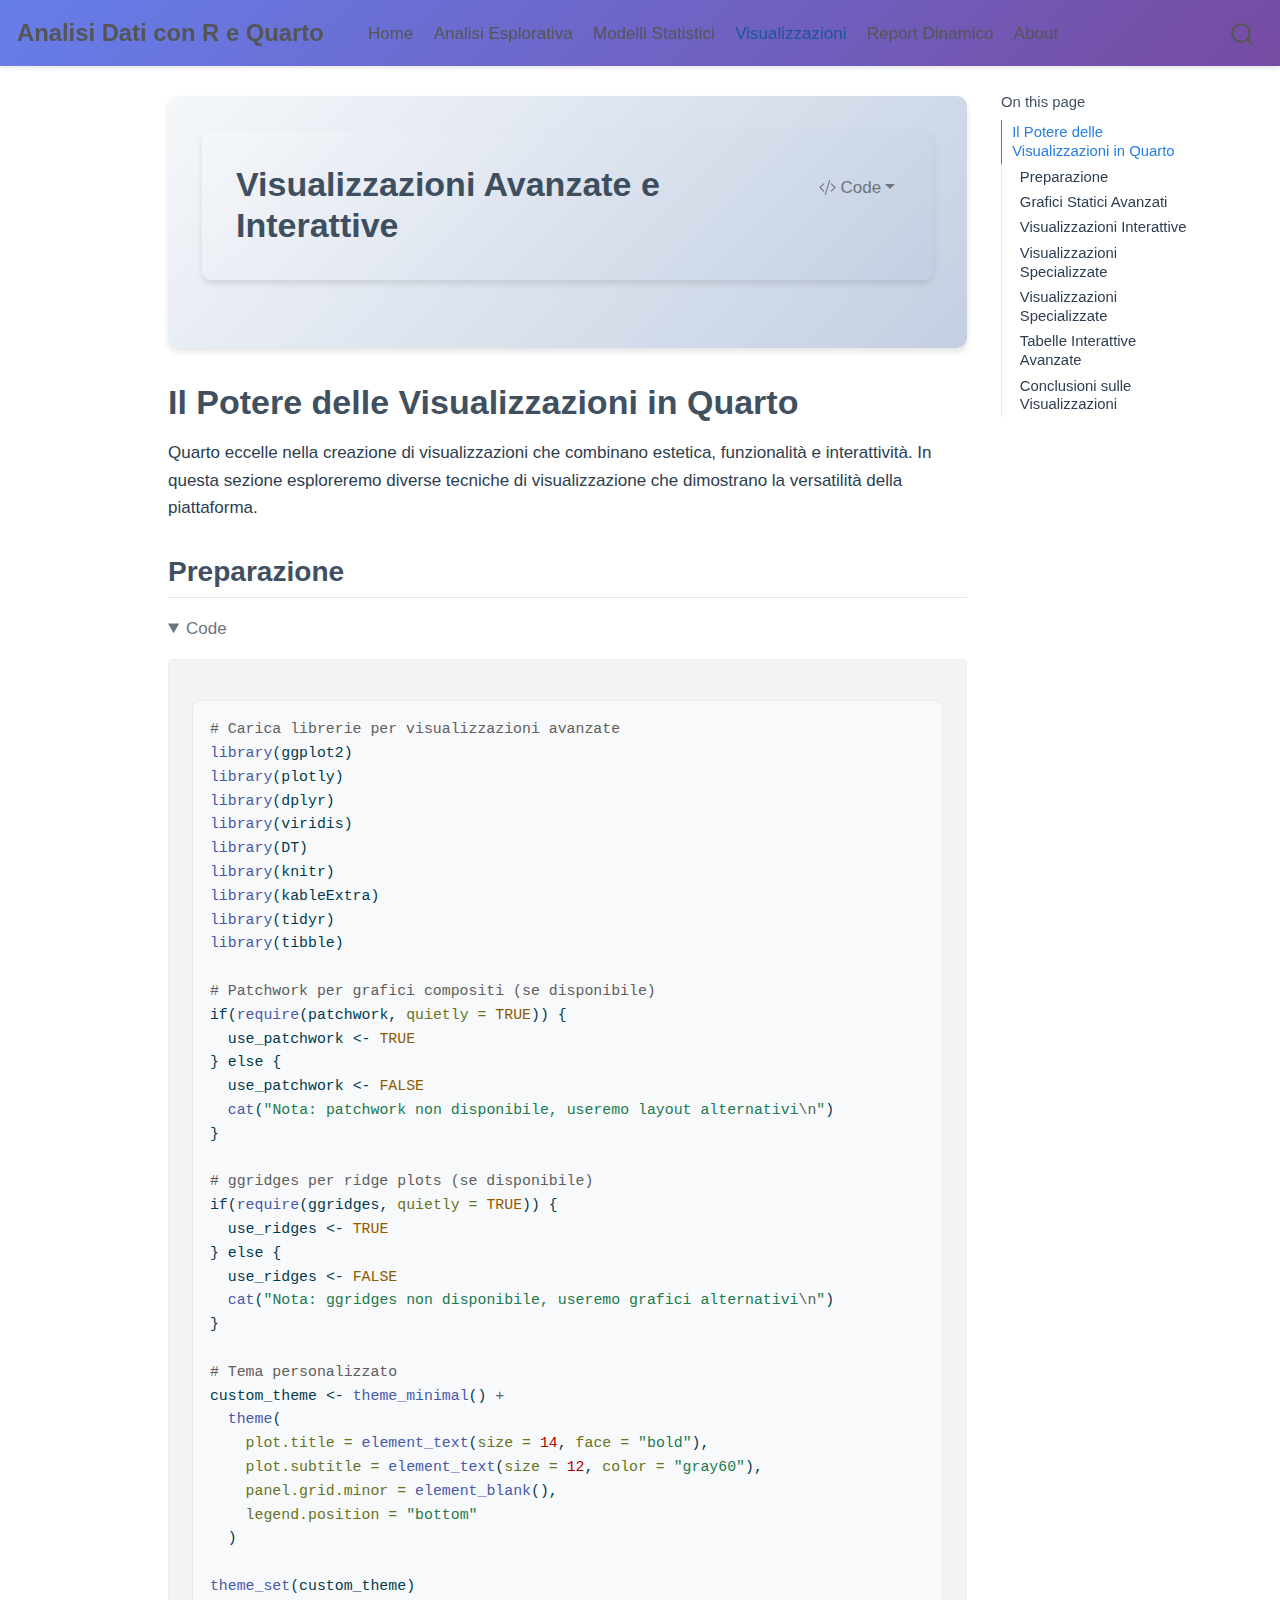
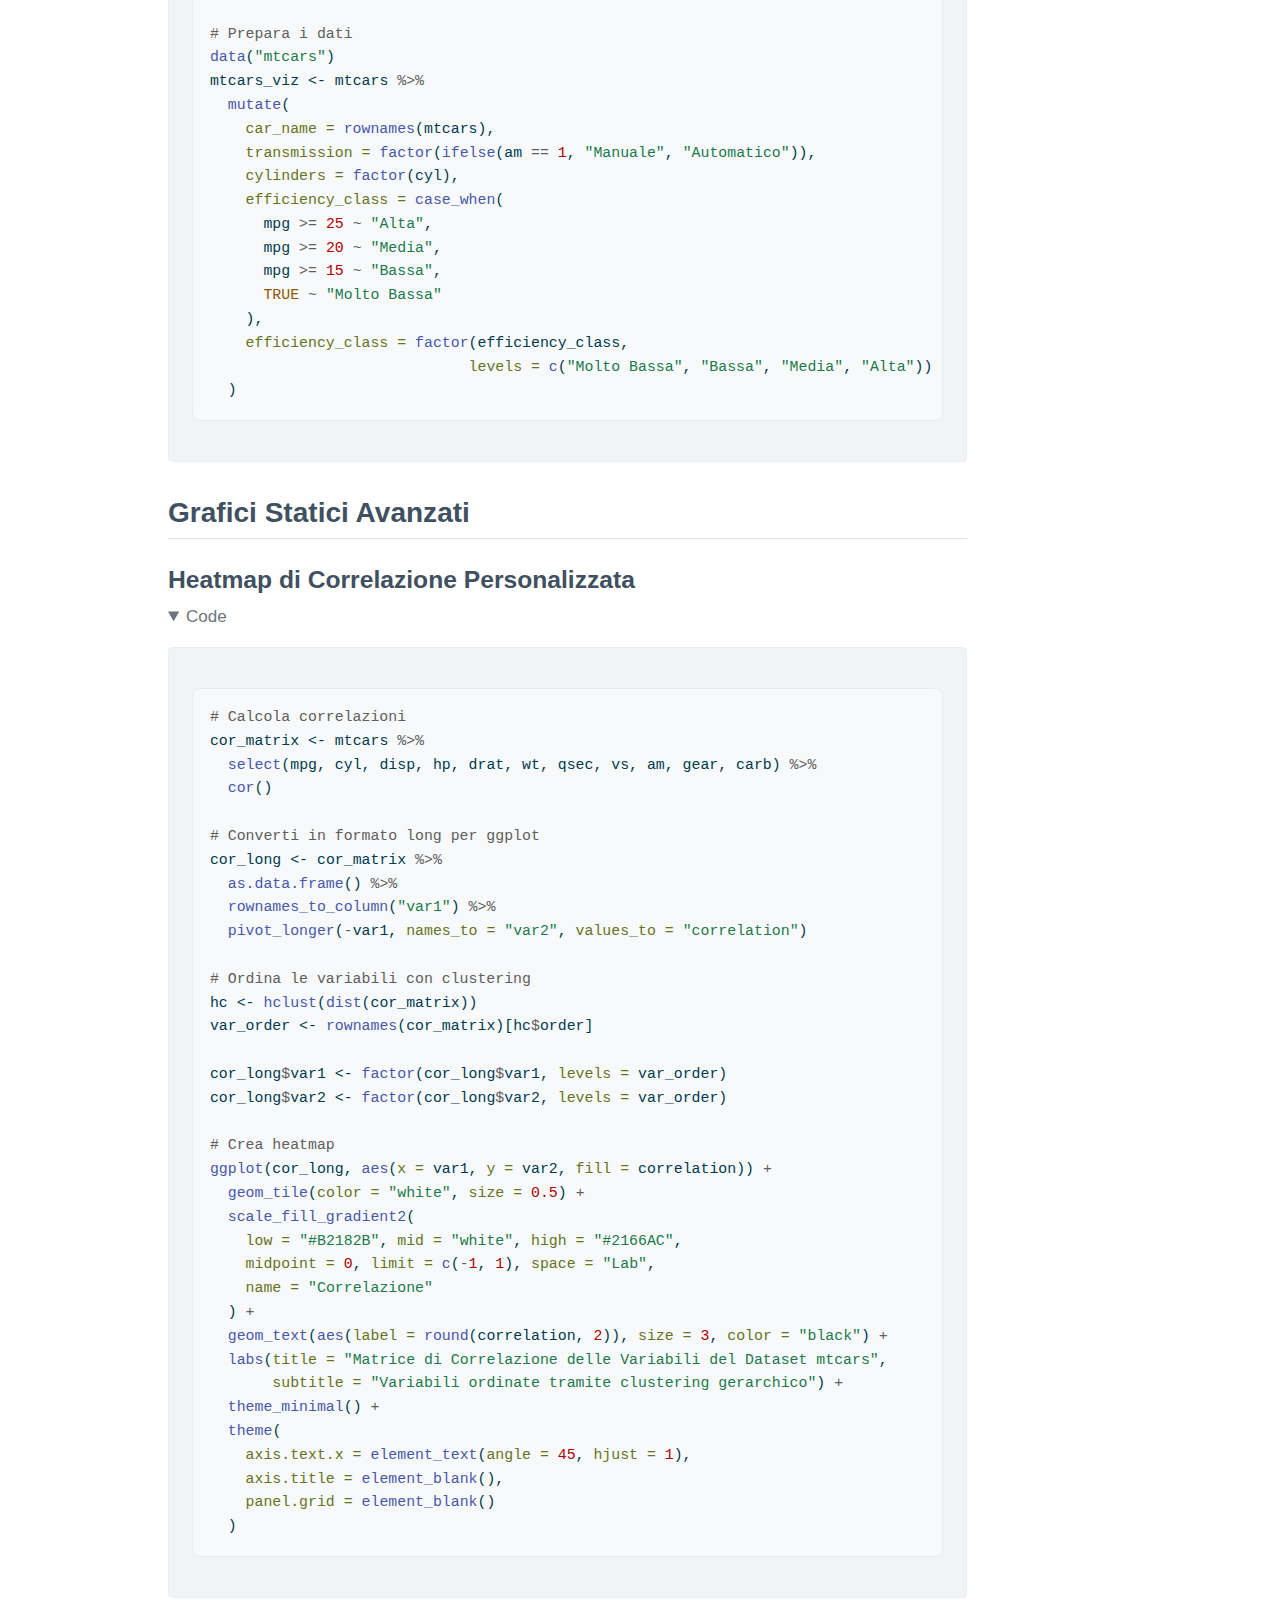
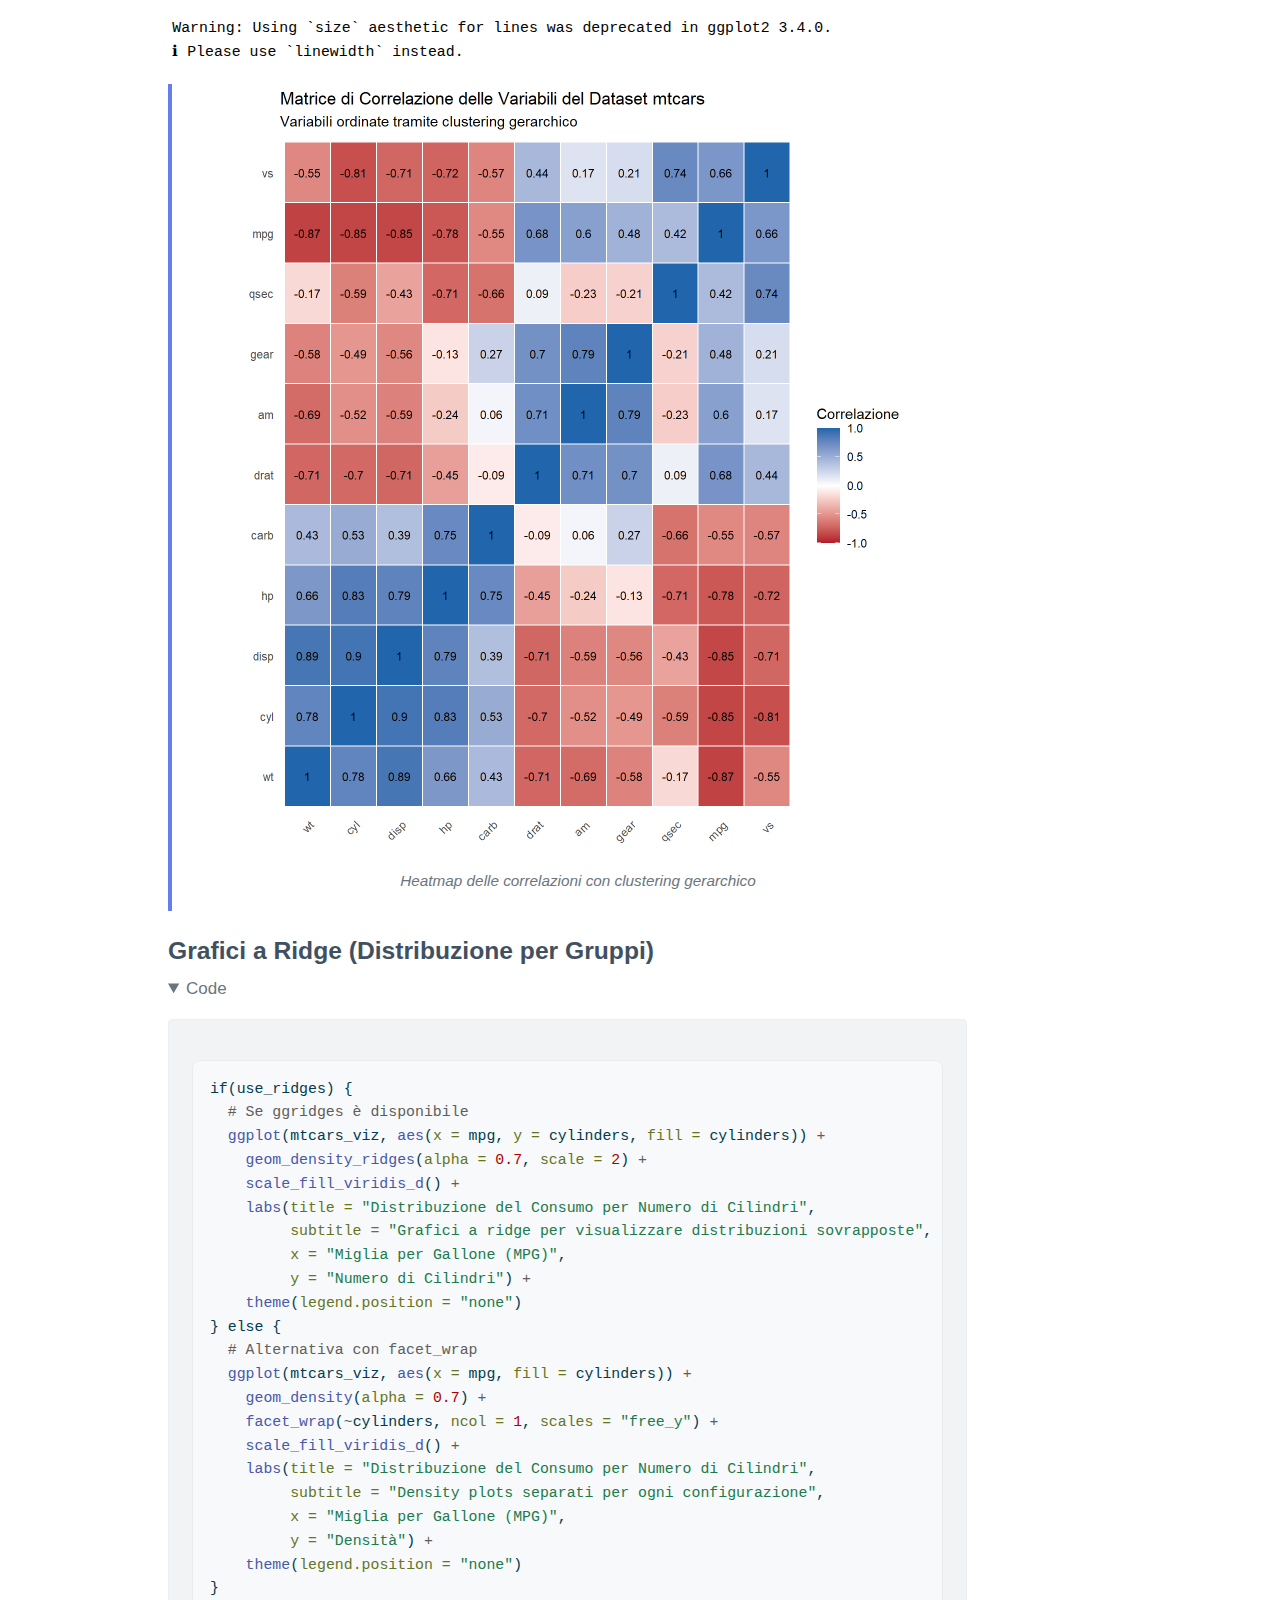
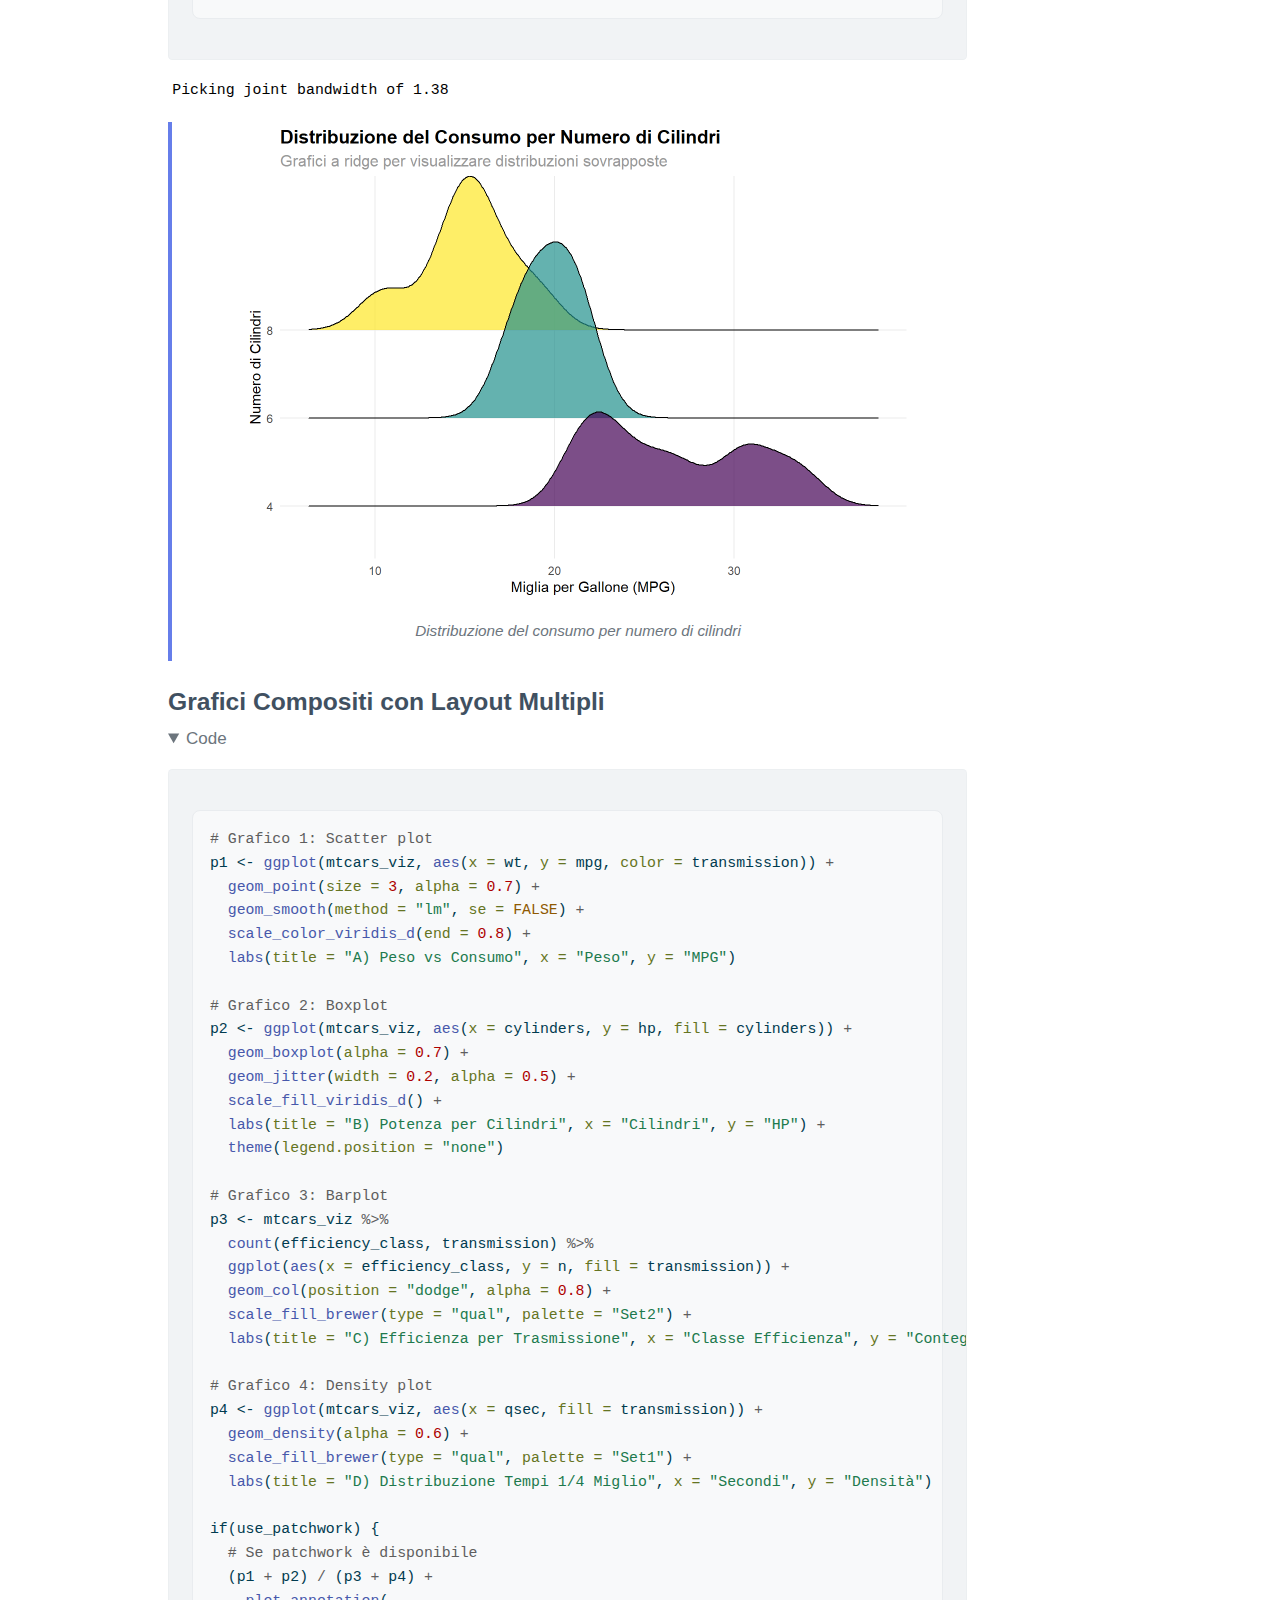
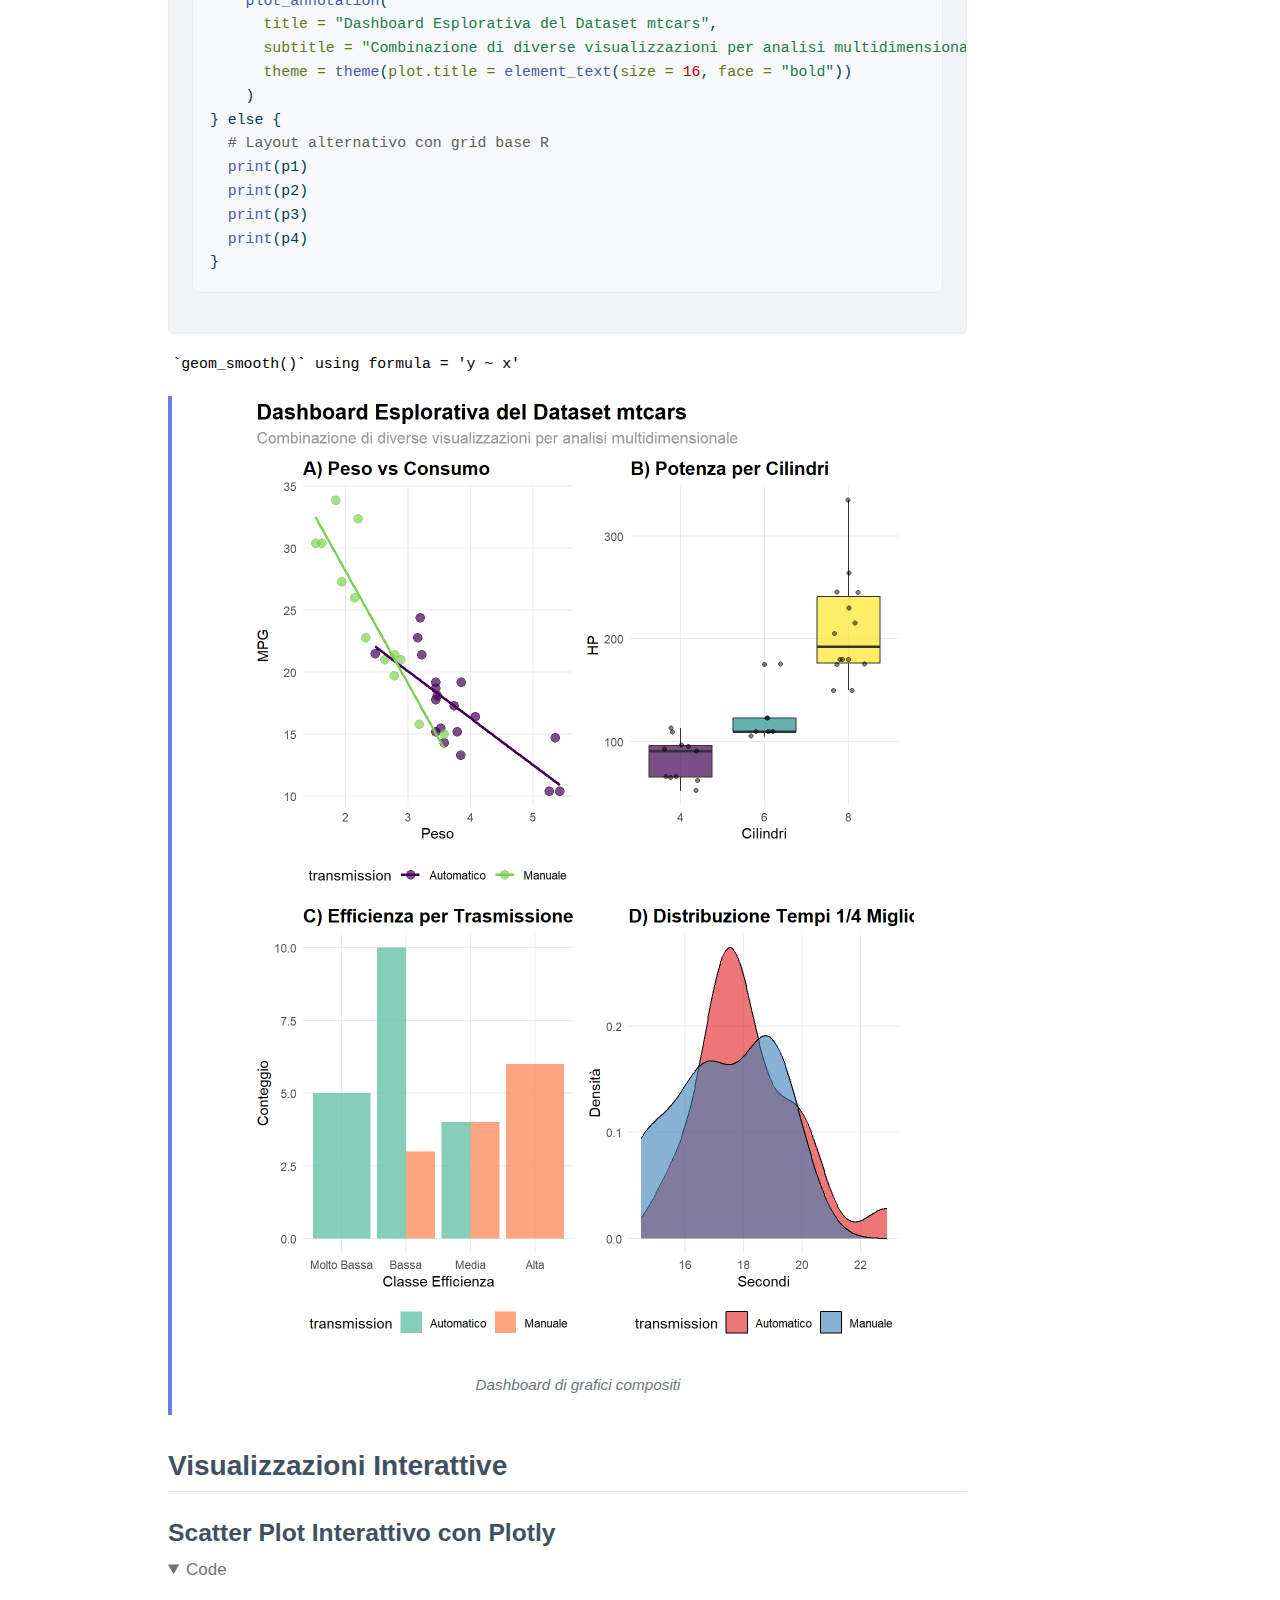
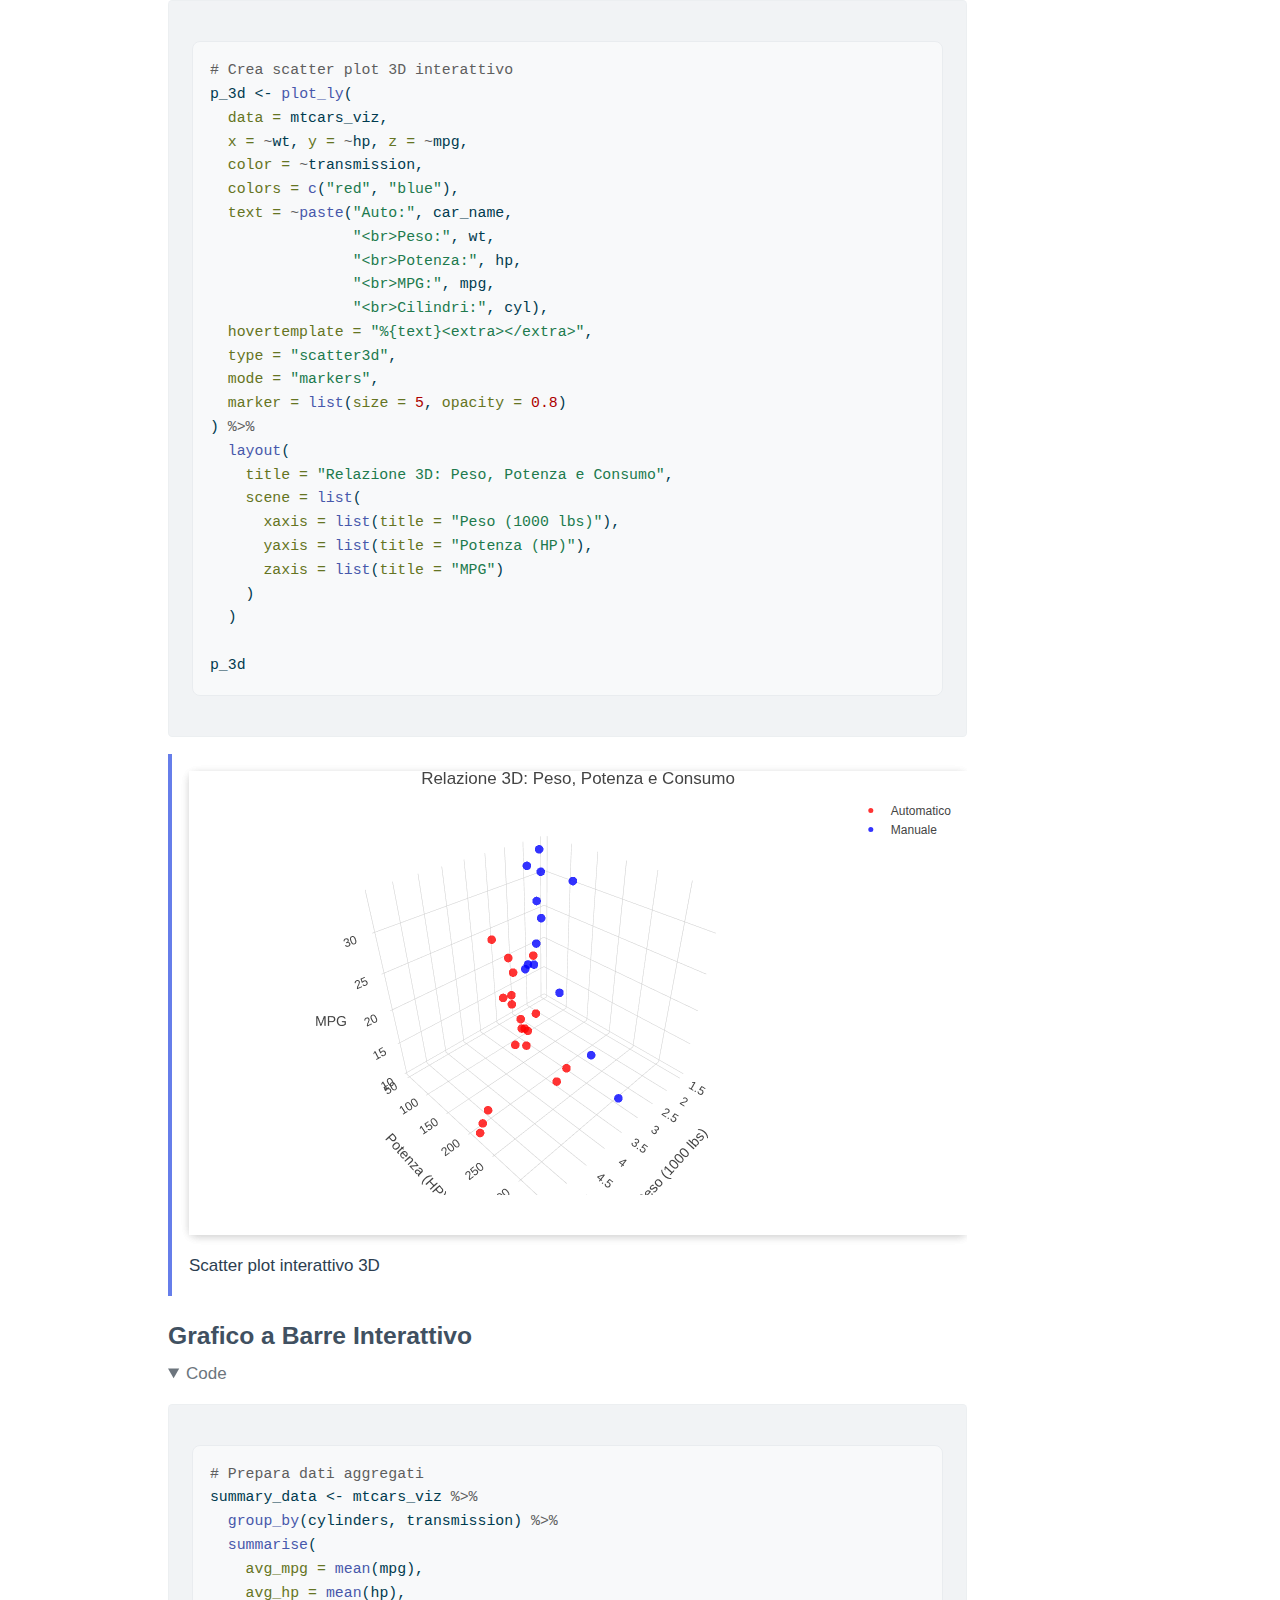
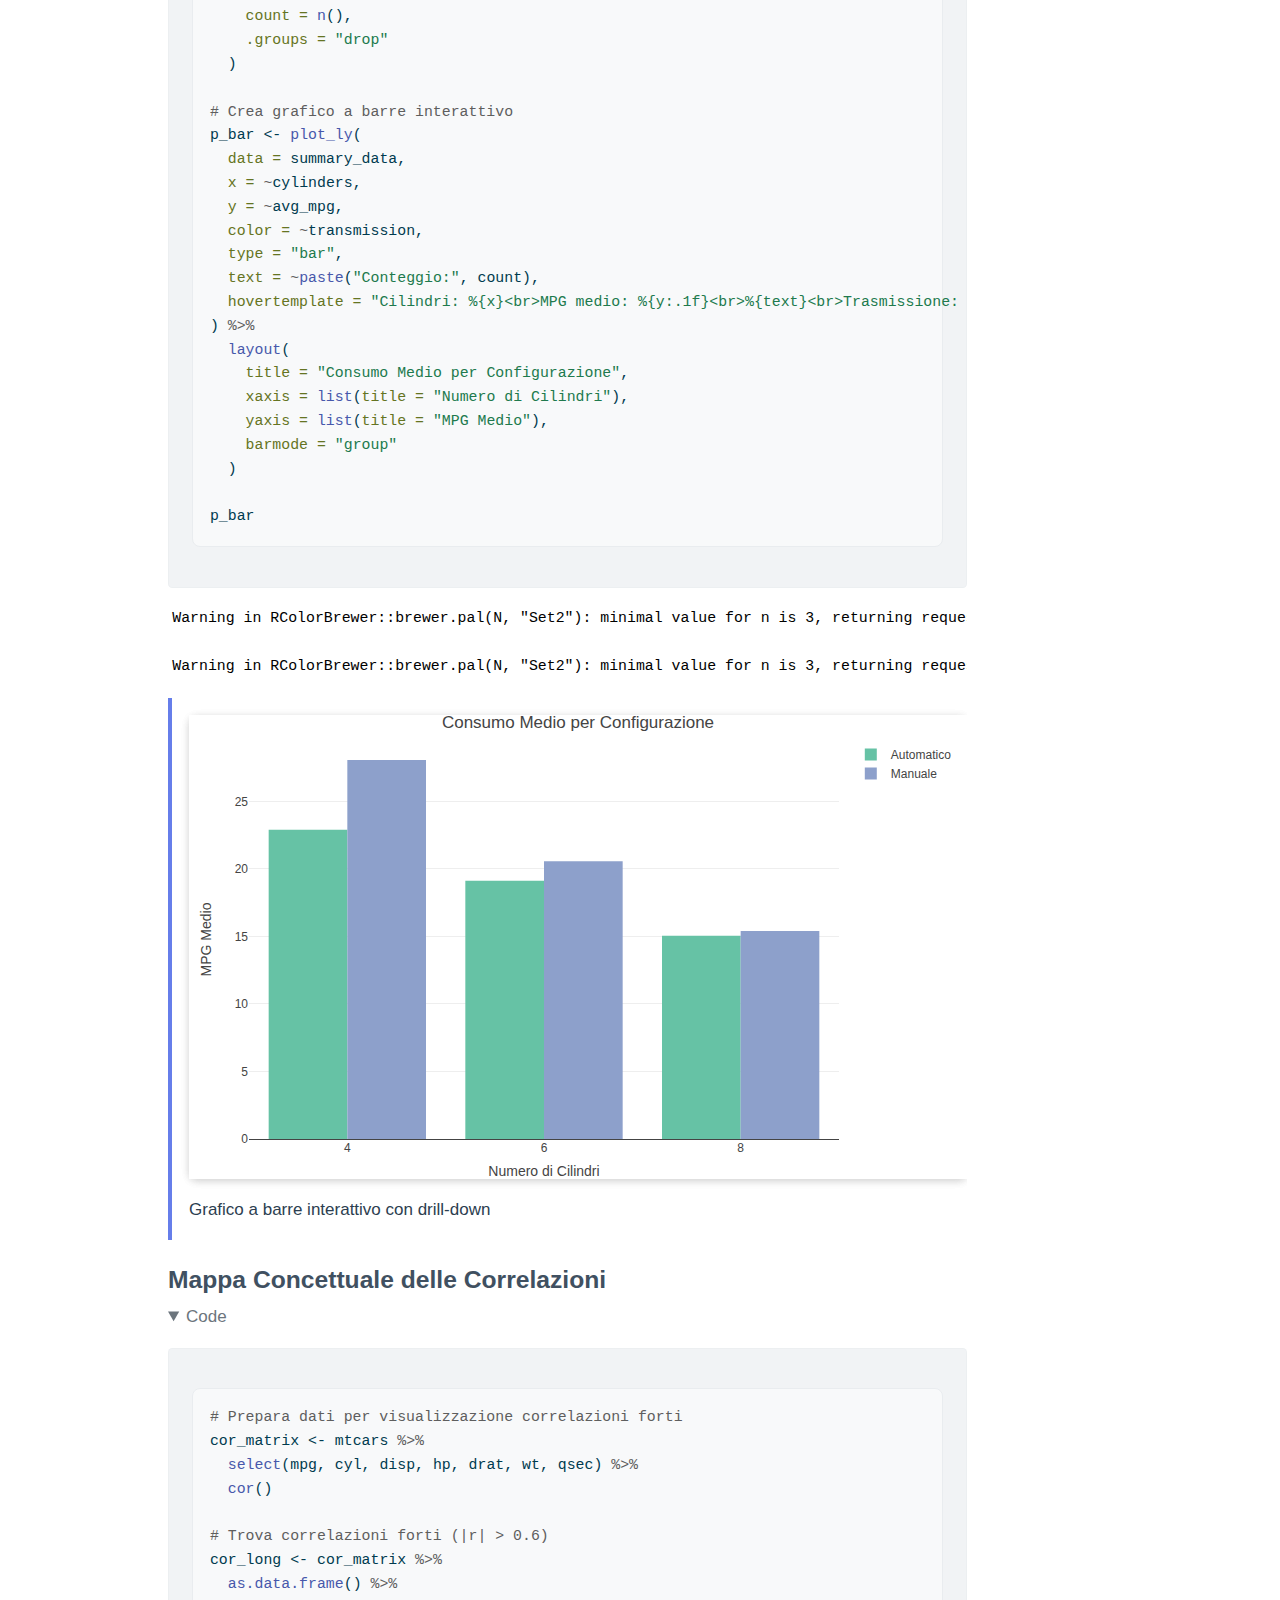
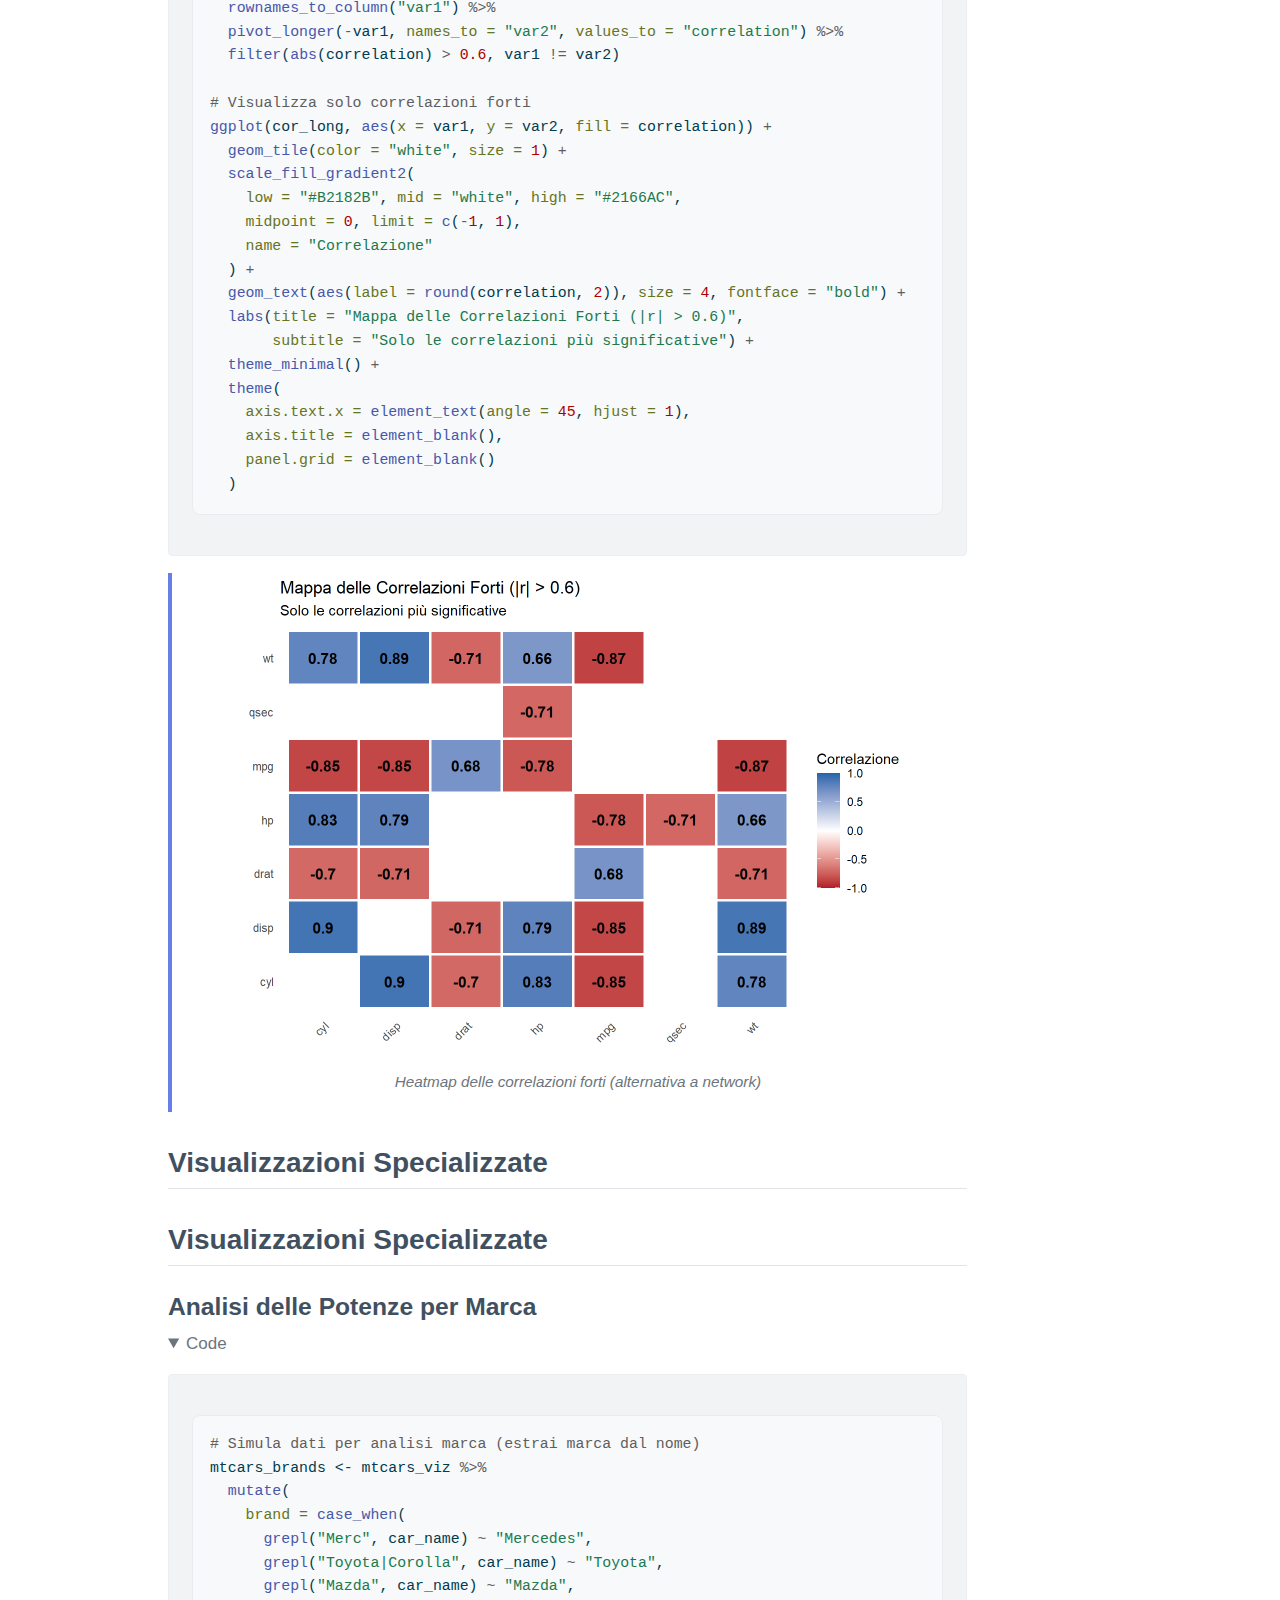
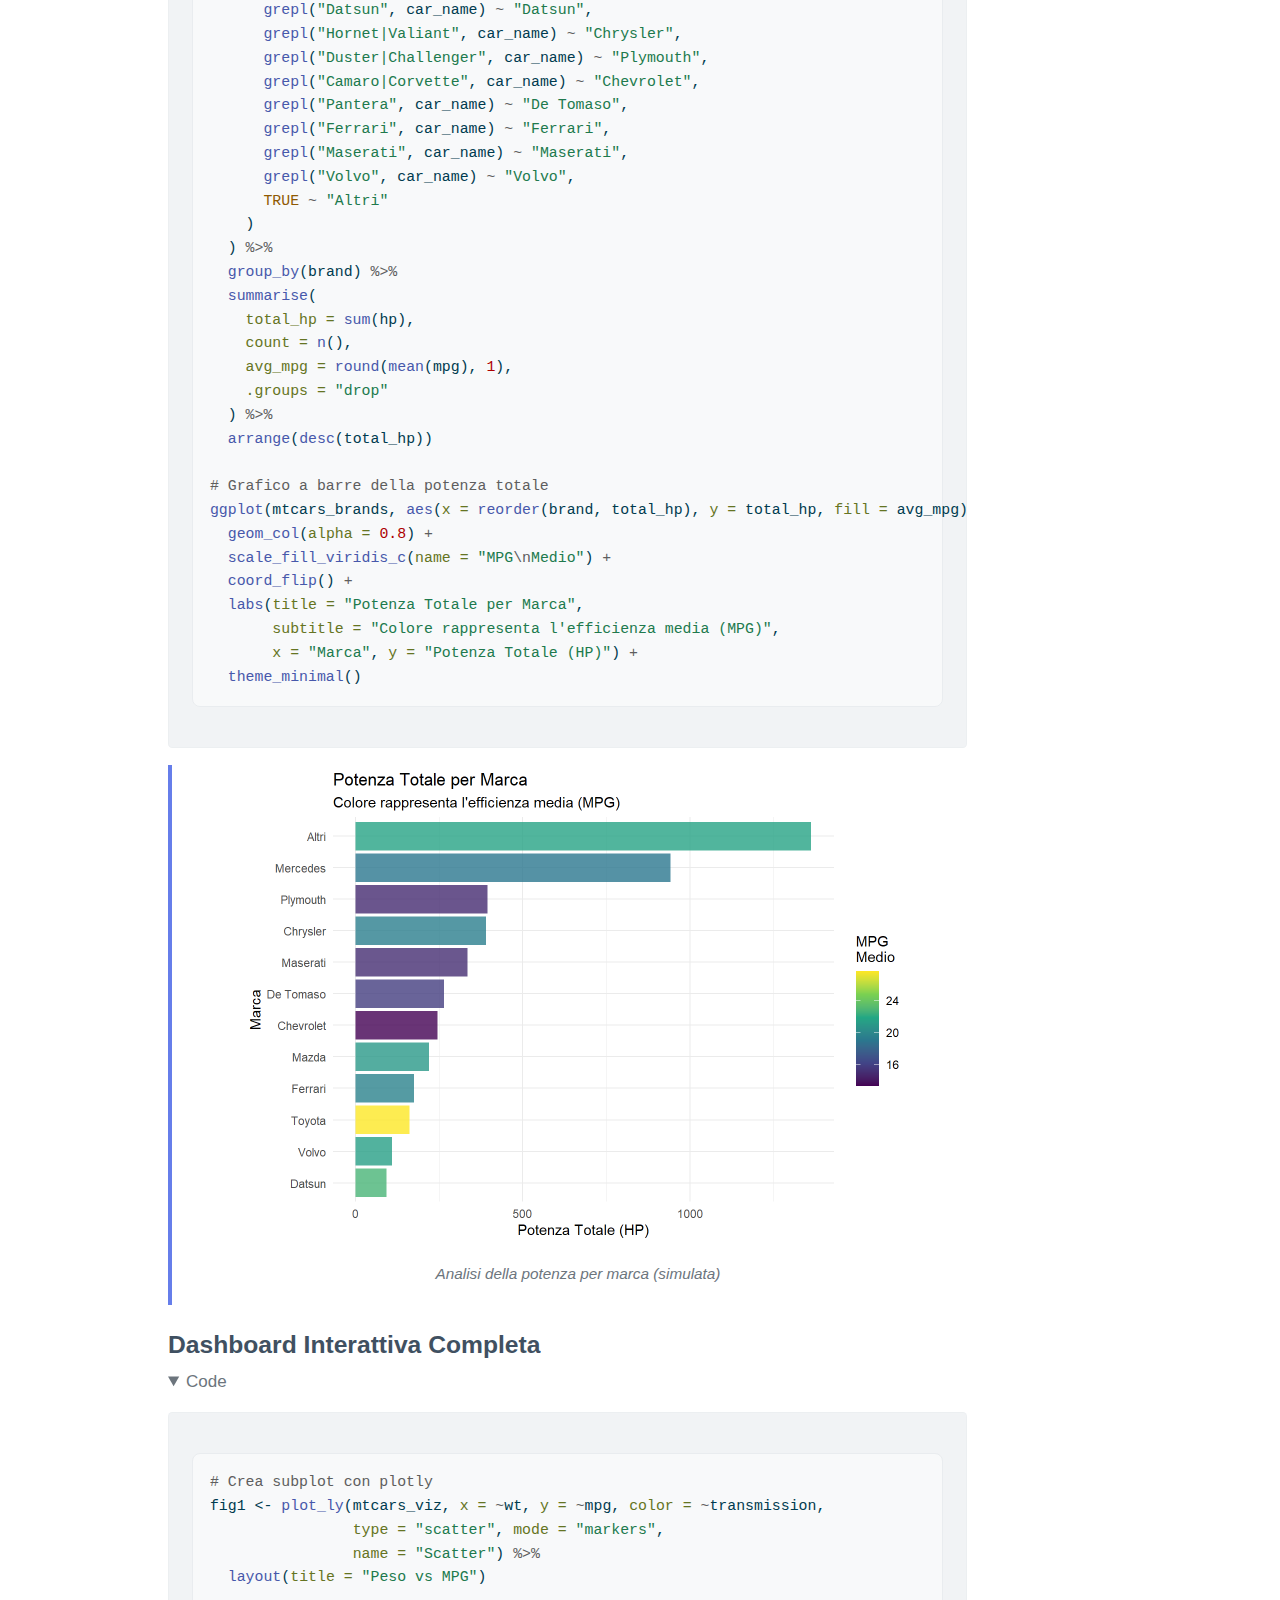
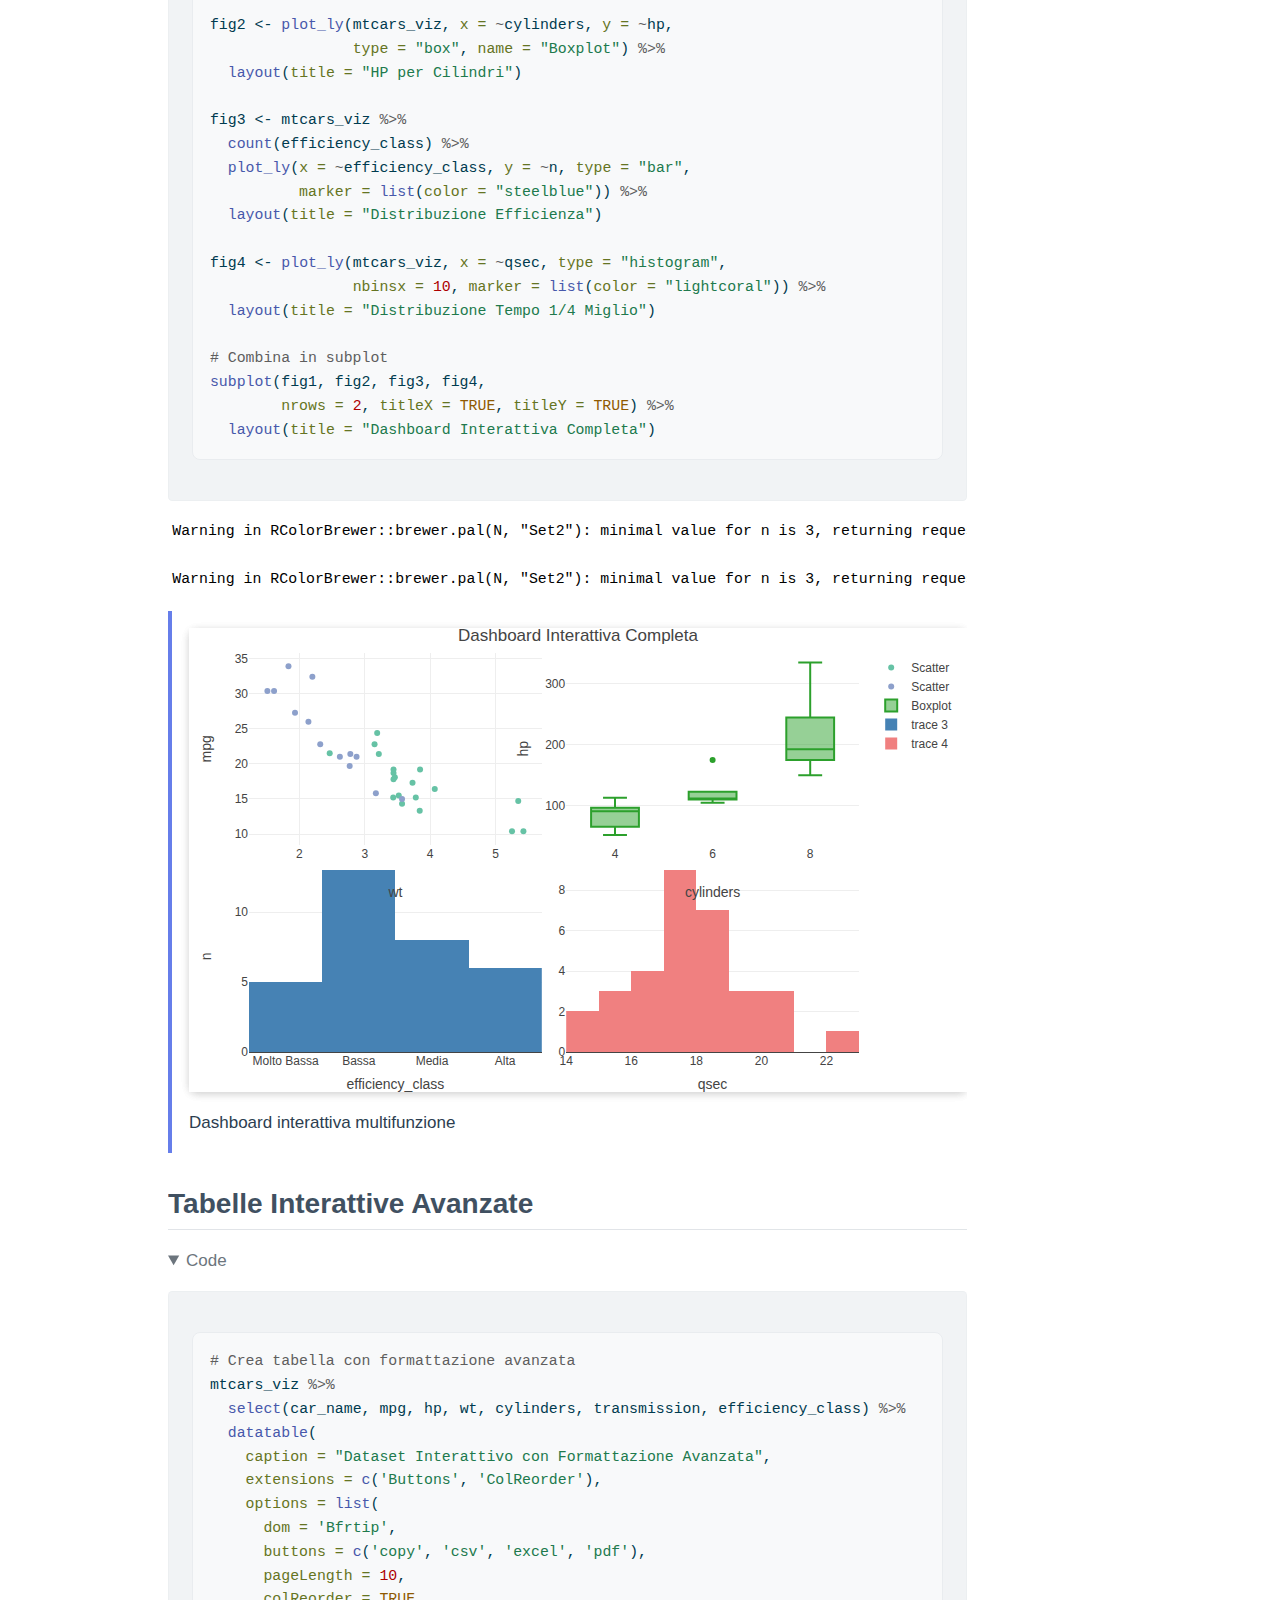
<file: visualizzazioni.html>
<!DOCTYPE html>
<html xmlns="http://www.w3.org/1999/xhtml" lang="en" xml:lang="en"><head>

<meta charset="utf-8">
<meta name="generator" content="quarto-1.3.450">

<meta name="viewport" content="width=device-width, initial-scale=1.0, user-scalable=yes">


<title>Analisi Dati con R e Quarto - Visualizzazioni Avanzate e Interattive</title>
<style>
code{white-space: pre-wrap;}
span.smallcaps{font-variant: small-caps;}
div.columns{display: flex; gap: min(4vw, 1.5em);}
div.column{flex: auto; overflow-x: auto;}
div.hanging-indent{margin-left: 1.5em; text-indent: -1.5em;}
ul.task-list{list-style: none;}
ul.task-list li input[type="checkbox"] {
  width: 0.8em;
  margin: 0 0.8em 0.2em -1em; /* quarto-specific, see https://github.com/quarto-dev/quarto-cli/issues/4556 */ 
  vertical-align: middle;
}
/* CSS for syntax highlighting */
pre > code.sourceCode { white-space: pre; position: relative; }
pre > code.sourceCode > span { display: inline-block; line-height: 1.25; }
pre > code.sourceCode > span:empty { height: 1.2em; }
.sourceCode { overflow: visible; }
code.sourceCode > span { color: inherit; text-decoration: inherit; }
div.sourceCode { margin: 1em 0; }
pre.sourceCode { margin: 0; }
@media screen {
div.sourceCode { overflow: auto; }
}
@media print {
pre > code.sourceCode { white-space: pre-wrap; }
pre > code.sourceCode > span { text-indent: -5em; padding-left: 5em; }
}
pre.numberSource code
  { counter-reset: source-line 0; }
pre.numberSource code > span
  { position: relative; left: -4em; counter-increment: source-line; }
pre.numberSource code > span > a:first-child::before
  { content: counter(source-line);
    position: relative; left: -1em; text-align: right; vertical-align: baseline;
    border: none; display: inline-block;
    -webkit-touch-callout: none; -webkit-user-select: none;
    -khtml-user-select: none; -moz-user-select: none;
    -ms-user-select: none; user-select: none;
    padding: 0 4px; width: 4em;
  }
pre.numberSource { margin-left: 3em;  padding-left: 4px; }
div.sourceCode
  {   }
@media screen {
pre > code.sourceCode > span > a:first-child::before { text-decoration: underline; }
}
</style>


<script src="site_libs/quarto-nav/quarto-nav.js"></script>
<script src="site_libs/quarto-nav/headroom.min.js"></script>
<script src="site_libs/clipboard/clipboard.min.js"></script>
<script src="site_libs/quarto-search/autocomplete.umd.js"></script>
<script src="site_libs/quarto-search/fuse.min.js"></script>
<script src="site_libs/quarto-search/quarto-search.js"></script>
<meta name="quarto:offset" content="./">
<script src="site_libs/quarto-html/quarto.js"></script>
<script src="site_libs/quarto-html/popper.min.js"></script>
<script src="site_libs/quarto-html/tippy.umd.min.js"></script>
<script src="site_libs/quarto-html/anchor.min.js"></script>
<link href="site_libs/quarto-html/tippy.css" rel="stylesheet">
<link href="site_libs/quarto-html/quarto-syntax-highlighting.css" rel="stylesheet" id="quarto-text-highlighting-styles">
<script src="site_libs/bootstrap/bootstrap.min.js"></script>
<link href="site_libs/bootstrap/bootstrap-icons.css" rel="stylesheet">
<link href="site_libs/bootstrap/bootstrap.min.css" rel="stylesheet" id="quarto-bootstrap" data-mode="light">
<script id="quarto-search-options" type="application/json">{
  "location": "navbar",
  "copy-button": false,
  "collapse-after": 3,
  "panel-placement": "end",
  "type": "overlay",
  "limit": 20,
  "language": {
    "search-no-results-text": "No results",
    "search-matching-documents-text": "matching documents",
    "search-copy-link-title": "Copy link to search",
    "search-hide-matches-text": "Hide additional matches",
    "search-more-match-text": "more match in this document",
    "search-more-matches-text": "more matches in this document",
    "search-clear-button-title": "Clear",
    "search-detached-cancel-button-title": "Cancel",
    "search-submit-button-title": "Submit",
    "search-label": "Search"
  }
}</script>

<link href="site_libs/htmltools-fill-0.5.8.1/fill.css" rel="stylesheet">
<script src="site_libs/htmlwidgets-1.6.4/htmlwidgets.js"></script>
<script src="site_libs/plotly-binding-4.10.4/plotly.js"></script>
<script src="site_libs/typedarray-0.1/typedarray.min.js"></script>
<script src="site_libs/jquery-3.6.0/jquery-3.6.0.min.js"></script>
<link href="site_libs/crosstalk-1.2.0/css/crosstalk.min.css" rel="stylesheet">
<script src="site_libs/crosstalk-1.2.0/js/crosstalk.min.js"></script>
<link href="site_libs/plotly-htmlwidgets-css-2.11.1/plotly-htmlwidgets.css" rel="stylesheet">
<script src="site_libs/plotly-main-2.11.1/plotly-latest.min.js"></script>
<link href="site_libs/datatables-css-0.0.0/datatables-crosstalk.css" rel="stylesheet">
<script src="site_libs/datatables-binding-0.28/datatables.js"></script>
<link href="site_libs/dt-core-1.13.4/css/jquery.dataTables.min.css" rel="stylesheet">
<link href="site_libs/dt-core-1.13.4/css/jquery.dataTables.extra.css" rel="stylesheet">
<script src="site_libs/dt-core-1.13.4/js/jquery.dataTables.min.js"></script>
<script src="site_libs/jszip-1.13.4/jszip.min.js"></script>
<script src="site_libs/pdfmake-1.13.4/pdfmake.js"></script>
<script src="site_libs/pdfmake-1.13.4/vfs_fonts.js"></script>
<link href="site_libs/dt-ext-buttons-1.13.4/css/buttons.dataTables.min.css" rel="stylesheet">
<script src="site_libs/dt-ext-buttons-1.13.4/js/dataTables.buttons.min.js"></script>
<script src="site_libs/dt-ext-buttons-1.13.4/js/buttons.html5.min.js"></script>
<script src="site_libs/dt-ext-buttons-1.13.4/js/buttons.colVis.min.js"></script>
<script src="site_libs/dt-ext-buttons-1.13.4/js/buttons.print.min.js"></script>
<link href="site_libs/dt-ext-colreorder-1.13.4/css/colReorder.dataTables.min.css" rel="stylesheet">
<script src="site_libs/dt-ext-colreorder-1.13.4/js/dataTables.colReorder.min.js"></script>
<link href="site_libs/nouislider-7.0.10/jquery.nouislider.min.css" rel="stylesheet">
<script src="site_libs/nouislider-7.0.10/jquery.nouislider.min.js"></script>
<link href="site_libs/selectize-0.12.0/selectize.bootstrap3.css" rel="stylesheet">
<script src="site_libs/selectize-0.12.0/selectize.min.js"></script>


<link rel="stylesheet" href="styles.css">
</head>

<body class="nav-fixed">

<div id="quarto-search-results"></div>
  <header id="quarto-header" class="headroom fixed-top">
    <nav class="navbar navbar-expand-lg navbar-dark ">
      <div class="navbar-container container-fluid">
      <div class="navbar-brand-container">
    <a class="navbar-brand" href="./index.html">
    <span class="navbar-title">Analisi Dati con R e Quarto</span>
    </a>
  </div>
            <div id="quarto-search" class="" title="Search"></div>
          <button class="navbar-toggler" type="button" data-bs-toggle="collapse" data-bs-target="#navbarCollapse" aria-controls="navbarCollapse" aria-expanded="false" aria-label="Toggle navigation" onclick="if (window.quartoToggleHeadroom) { window.quartoToggleHeadroom(); }">
  <span class="navbar-toggler-icon"></span>
</button>
          <div class="collapse navbar-collapse" id="navbarCollapse">
            <ul class="navbar-nav navbar-nav-scroll me-auto">
  <li class="nav-item">
    <a class="nav-link" href="./index.html" rel="" target="">
 <span class="menu-text">Home</span></a>
  </li>  
  <li class="nav-item">
    <a class="nav-link" href="./analisi-esplorativa.html" rel="" target="">
 <span class="menu-text">Analisi Esplorativa</span></a>
  </li>  
  <li class="nav-item">
    <a class="nav-link" href="./modelli-statistici.html" rel="" target="">
 <span class="menu-text">Modelli Statistici</span></a>
  </li>  
  <li class="nav-item">
    <a class="nav-link active" href="./visualizzazioni.html" rel="" target="" aria-current="page">
 <span class="menu-text">Visualizzazioni</span></a>
  </li>  
  <li class="nav-item">
    <a class="nav-link" href="./report-dinamico.html" rel="" target="">
 <span class="menu-text">Report Dinamico</span></a>
  </li>  
  <li class="nav-item">
    <a class="nav-link" href="./about.html" rel="" target="">
 <span class="menu-text">About</span></a>
  </li>  
</ul>
            <div class="quarto-navbar-tools ms-auto">
</div>
          </div> <!-- /navcollapse -->
      </div> <!-- /container-fluid -->
    </nav>
</header>
<!-- content -->
<div id="quarto-content" class="quarto-container page-columns page-rows-contents page-layout-article page-navbar">
<!-- sidebar -->
<!-- margin-sidebar -->
    <div id="quarto-margin-sidebar" class="sidebar margin-sidebar">
        <nav id="TOC" role="doc-toc" class="toc-active">
    <h2 id="toc-title">On this page</h2>
   
  <ul>
  <li><a href="#il-potere-delle-visualizzazioni-in-quarto" id="toc-il-potere-delle-visualizzazioni-in-quarto" class="nav-link active" data-scroll-target="#il-potere-delle-visualizzazioni-in-quarto">Il Potere delle Visualizzazioni in Quarto</a>
  <ul class="collapse">
  <li><a href="#preparazione" id="toc-preparazione" class="nav-link" data-scroll-target="#preparazione">Preparazione</a></li>
  <li><a href="#grafici-statici-avanzati" id="toc-grafici-statici-avanzati" class="nav-link" data-scroll-target="#grafici-statici-avanzati">Grafici Statici Avanzati</a>
  <ul class="collapse">
  <li><a href="#heatmap-di-correlazione-personalizzata" id="toc-heatmap-di-correlazione-personalizzata" class="nav-link" data-scroll-target="#heatmap-di-correlazione-personalizzata">Heatmap di Correlazione Personalizzata</a></li>
  <li><a href="#grafici-a-ridge-distribuzione-per-gruppi" id="toc-grafici-a-ridge-distribuzione-per-gruppi" class="nav-link" data-scroll-target="#grafici-a-ridge-distribuzione-per-gruppi">Grafici a Ridge (Distribuzione per Gruppi)</a></li>
  <li><a href="#grafici-compositi-con-layout-multipli" id="toc-grafici-compositi-con-layout-multipli" class="nav-link" data-scroll-target="#grafici-compositi-con-layout-multipli">Grafici Compositi con Layout Multipli</a></li>
  </ul></li>
  <li><a href="#visualizzazioni-interattive" id="toc-visualizzazioni-interattive" class="nav-link" data-scroll-target="#visualizzazioni-interattive">Visualizzazioni Interattive</a>
  <ul class="collapse">
  <li><a href="#scatter-plot-interattivo-con-plotly" id="toc-scatter-plot-interattivo-con-plotly" class="nav-link" data-scroll-target="#scatter-plot-interattivo-con-plotly">Scatter Plot Interattivo con Plotly</a></li>
  <li><a href="#grafico-a-barre-interattivo" id="toc-grafico-a-barre-interattivo" class="nav-link" data-scroll-target="#grafico-a-barre-interattivo">Grafico a Barre Interattivo</a></li>
  <li><a href="#mappa-concettuale-delle-correlazioni" id="toc-mappa-concettuale-delle-correlazioni" class="nav-link" data-scroll-target="#mappa-concettuale-delle-correlazioni">Mappa Concettuale delle Correlazioni</a></li>
  </ul></li>
  <li><a href="#visualizzazioni-specializzate" id="toc-visualizzazioni-specializzate" class="nav-link" data-scroll-target="#visualizzazioni-specializzate">Visualizzazioni Specializzate</a></li>
  <li><a href="#visualizzazioni-specializzate-1" id="toc-visualizzazioni-specializzate-1" class="nav-link" data-scroll-target="#visualizzazioni-specializzate-1">Visualizzazioni Specializzate</a>
  <ul class="collapse">
  <li><a href="#analisi-delle-potenze-per-marca" id="toc-analisi-delle-potenze-per-marca" class="nav-link" data-scroll-target="#analisi-delle-potenze-per-marca">Analisi delle Potenze per Marca</a></li>
  <li><a href="#dashboard-interattiva-completa" id="toc-dashboard-interattiva-completa" class="nav-link" data-scroll-target="#dashboard-interattiva-completa">Dashboard Interattiva Completa</a></li>
  </ul></li>
  <li><a href="#tabelle-interattive-avanzate" id="toc-tabelle-interattive-avanzate" class="nav-link" data-scroll-target="#tabelle-interattive-avanzate">Tabelle Interattive Avanzate</a></li>
  <li><a href="#conclusioni-sulle-visualizzazioni" id="toc-conclusioni-sulle-visualizzazioni" class="nav-link" data-scroll-target="#conclusioni-sulle-visualizzazioni">Conclusioni sulle Visualizzazioni</a></li>
  </ul></li>
  </ul>
</nav>
    </div>
<!-- main -->
<main class="content" id="quarto-document-content">

<header id="title-block-header" class="quarto-title-block default">
<div class="quarto-title">
<div class="quarto-title-block"><div><h1 class="title">Visualizzazioni Avanzate e Interattive</h1><button type="button" class="btn code-tools-button dropdown-toggle" id="quarto-code-tools-menu" data-bs-toggle="dropdown" aria-expanded="false"><i class="bi"></i> Code</button><ul class="dropdown-menu dropdown-menu-end" aria-labelelledby="quarto-code-tools-menu"><li><a id="quarto-show-all-code" class="dropdown-item" href="javascript:void(0)" role="button">Show All Code</a></li><li><a id="quarto-hide-all-code" class="dropdown-item" href="javascript:void(0)" role="button">Hide All Code</a></li><li><hr class="dropdown-divider"></li><li><a id="quarto-view-source" class="dropdown-item" href="javascript:void(0)" role="button">View Source</a></li></ul></div></div>
</div>



<div class="quarto-title-meta">

    
  
    
  </div>
  

</header>

<section id="il-potere-delle-visualizzazioni-in-quarto" class="level1">
<h1>Il Potere delle Visualizzazioni in Quarto</h1>
<p>Quarto eccelle nella creazione di visualizzazioni che combinano estetica, funzionalità e interattività. In questa sezione esploreremo diverse tecniche di visualizzazione che dimostrano la versatilità della piattaforma.</p>
<section id="preparazione" class="level2">
<h2 class="anchored" data-anchor-id="preparazione">Preparazione</h2>
<div class="cell">
<details open="">
<summary>Code</summary>
<div class="sourceCode cell-code" id="cb1"><pre class="sourceCode r code-with-copy"><code class="sourceCode r"><span id="cb1-1"><a href="#cb1-1" aria-hidden="true" tabindex="-1"></a><span class="co"># Carica librerie per visualizzazioni avanzate</span></span>
<span id="cb1-2"><a href="#cb1-2" aria-hidden="true" tabindex="-1"></a><span class="fu">library</span>(ggplot2)</span>
<span id="cb1-3"><a href="#cb1-3" aria-hidden="true" tabindex="-1"></a><span class="fu">library</span>(plotly)</span>
<span id="cb1-4"><a href="#cb1-4" aria-hidden="true" tabindex="-1"></a><span class="fu">library</span>(dplyr)</span>
<span id="cb1-5"><a href="#cb1-5" aria-hidden="true" tabindex="-1"></a><span class="fu">library</span>(viridis)</span>
<span id="cb1-6"><a href="#cb1-6" aria-hidden="true" tabindex="-1"></a><span class="fu">library</span>(DT)</span>
<span id="cb1-7"><a href="#cb1-7" aria-hidden="true" tabindex="-1"></a><span class="fu">library</span>(knitr)</span>
<span id="cb1-8"><a href="#cb1-8" aria-hidden="true" tabindex="-1"></a><span class="fu">library</span>(kableExtra)</span>
<span id="cb1-9"><a href="#cb1-9" aria-hidden="true" tabindex="-1"></a><span class="fu">library</span>(tidyr)</span>
<span id="cb1-10"><a href="#cb1-10" aria-hidden="true" tabindex="-1"></a><span class="fu">library</span>(tibble)</span>
<span id="cb1-11"><a href="#cb1-11" aria-hidden="true" tabindex="-1"></a></span>
<span id="cb1-12"><a href="#cb1-12" aria-hidden="true" tabindex="-1"></a><span class="co"># Patchwork per grafici compositi (se disponibile)</span></span>
<span id="cb1-13"><a href="#cb1-13" aria-hidden="true" tabindex="-1"></a><span class="cf">if</span>(<span class="fu">require</span>(patchwork, <span class="at">quietly =</span> <span class="cn">TRUE</span>)) {</span>
<span id="cb1-14"><a href="#cb1-14" aria-hidden="true" tabindex="-1"></a>  use_patchwork <span class="ot">&lt;-</span> <span class="cn">TRUE</span></span>
<span id="cb1-15"><a href="#cb1-15" aria-hidden="true" tabindex="-1"></a>} <span class="cf">else</span> {</span>
<span id="cb1-16"><a href="#cb1-16" aria-hidden="true" tabindex="-1"></a>  use_patchwork <span class="ot">&lt;-</span> <span class="cn">FALSE</span></span>
<span id="cb1-17"><a href="#cb1-17" aria-hidden="true" tabindex="-1"></a>  <span class="fu">cat</span>(<span class="st">"Nota: patchwork non disponibile, useremo layout alternativi</span><span class="sc">\n</span><span class="st">"</span>)</span>
<span id="cb1-18"><a href="#cb1-18" aria-hidden="true" tabindex="-1"></a>}</span>
<span id="cb1-19"><a href="#cb1-19" aria-hidden="true" tabindex="-1"></a></span>
<span id="cb1-20"><a href="#cb1-20" aria-hidden="true" tabindex="-1"></a><span class="co"># ggridges per ridge plots (se disponibile)</span></span>
<span id="cb1-21"><a href="#cb1-21" aria-hidden="true" tabindex="-1"></a><span class="cf">if</span>(<span class="fu">require</span>(ggridges, <span class="at">quietly =</span> <span class="cn">TRUE</span>)) {</span>
<span id="cb1-22"><a href="#cb1-22" aria-hidden="true" tabindex="-1"></a>  use_ridges <span class="ot">&lt;-</span> <span class="cn">TRUE</span></span>
<span id="cb1-23"><a href="#cb1-23" aria-hidden="true" tabindex="-1"></a>} <span class="cf">else</span> {</span>
<span id="cb1-24"><a href="#cb1-24" aria-hidden="true" tabindex="-1"></a>  use_ridges <span class="ot">&lt;-</span> <span class="cn">FALSE</span></span>
<span id="cb1-25"><a href="#cb1-25" aria-hidden="true" tabindex="-1"></a>  <span class="fu">cat</span>(<span class="st">"Nota: ggridges non disponibile, useremo grafici alternativi</span><span class="sc">\n</span><span class="st">"</span>)</span>
<span id="cb1-26"><a href="#cb1-26" aria-hidden="true" tabindex="-1"></a>}</span>
<span id="cb1-27"><a href="#cb1-27" aria-hidden="true" tabindex="-1"></a></span>
<span id="cb1-28"><a href="#cb1-28" aria-hidden="true" tabindex="-1"></a><span class="co"># Tema personalizzato</span></span>
<span id="cb1-29"><a href="#cb1-29" aria-hidden="true" tabindex="-1"></a>custom_theme <span class="ot">&lt;-</span> <span class="fu">theme_minimal</span>() <span class="sc">+</span></span>
<span id="cb1-30"><a href="#cb1-30" aria-hidden="true" tabindex="-1"></a>  <span class="fu">theme</span>(</span>
<span id="cb1-31"><a href="#cb1-31" aria-hidden="true" tabindex="-1"></a>    <span class="at">plot.title =</span> <span class="fu">element_text</span>(<span class="at">size =</span> <span class="dv">14</span>, <span class="at">face =</span> <span class="st">"bold"</span>),</span>
<span id="cb1-32"><a href="#cb1-32" aria-hidden="true" tabindex="-1"></a>    <span class="at">plot.subtitle =</span> <span class="fu">element_text</span>(<span class="at">size =</span> <span class="dv">12</span>, <span class="at">color =</span> <span class="st">"gray60"</span>),</span>
<span id="cb1-33"><a href="#cb1-33" aria-hidden="true" tabindex="-1"></a>    <span class="at">panel.grid.minor =</span> <span class="fu">element_blank</span>(),</span>
<span id="cb1-34"><a href="#cb1-34" aria-hidden="true" tabindex="-1"></a>    <span class="at">legend.position =</span> <span class="st">"bottom"</span></span>
<span id="cb1-35"><a href="#cb1-35" aria-hidden="true" tabindex="-1"></a>  )</span>
<span id="cb1-36"><a href="#cb1-36" aria-hidden="true" tabindex="-1"></a></span>
<span id="cb1-37"><a href="#cb1-37" aria-hidden="true" tabindex="-1"></a><span class="fu">theme_set</span>(custom_theme)</span>
<span id="cb1-38"><a href="#cb1-38" aria-hidden="true" tabindex="-1"></a></span>
<span id="cb1-39"><a href="#cb1-39" aria-hidden="true" tabindex="-1"></a><span class="co"># Prepara i dati</span></span>
<span id="cb1-40"><a href="#cb1-40" aria-hidden="true" tabindex="-1"></a><span class="fu">data</span>(<span class="st">"mtcars"</span>)</span>
<span id="cb1-41"><a href="#cb1-41" aria-hidden="true" tabindex="-1"></a>mtcars_viz <span class="ot">&lt;-</span> mtcars <span class="sc">%&gt;%</span></span>
<span id="cb1-42"><a href="#cb1-42" aria-hidden="true" tabindex="-1"></a>  <span class="fu">mutate</span>(</span>
<span id="cb1-43"><a href="#cb1-43" aria-hidden="true" tabindex="-1"></a>    <span class="at">car_name =</span> <span class="fu">rownames</span>(mtcars),</span>
<span id="cb1-44"><a href="#cb1-44" aria-hidden="true" tabindex="-1"></a>    <span class="at">transmission =</span> <span class="fu">factor</span>(<span class="fu">ifelse</span>(am <span class="sc">==</span> <span class="dv">1</span>, <span class="st">"Manuale"</span>, <span class="st">"Automatico"</span>)),</span>
<span id="cb1-45"><a href="#cb1-45" aria-hidden="true" tabindex="-1"></a>    <span class="at">cylinders =</span> <span class="fu">factor</span>(cyl),</span>
<span id="cb1-46"><a href="#cb1-46" aria-hidden="true" tabindex="-1"></a>    <span class="at">efficiency_class =</span> <span class="fu">case_when</span>(</span>
<span id="cb1-47"><a href="#cb1-47" aria-hidden="true" tabindex="-1"></a>      mpg <span class="sc">&gt;=</span> <span class="dv">25</span> <span class="sc">~</span> <span class="st">"Alta"</span>,</span>
<span id="cb1-48"><a href="#cb1-48" aria-hidden="true" tabindex="-1"></a>      mpg <span class="sc">&gt;=</span> <span class="dv">20</span> <span class="sc">~</span> <span class="st">"Media"</span>,</span>
<span id="cb1-49"><a href="#cb1-49" aria-hidden="true" tabindex="-1"></a>      mpg <span class="sc">&gt;=</span> <span class="dv">15</span> <span class="sc">~</span> <span class="st">"Bassa"</span>,</span>
<span id="cb1-50"><a href="#cb1-50" aria-hidden="true" tabindex="-1"></a>      <span class="cn">TRUE</span> <span class="sc">~</span> <span class="st">"Molto Bassa"</span></span>
<span id="cb1-51"><a href="#cb1-51" aria-hidden="true" tabindex="-1"></a>    ),</span>
<span id="cb1-52"><a href="#cb1-52" aria-hidden="true" tabindex="-1"></a>    <span class="at">efficiency_class =</span> <span class="fu">factor</span>(efficiency_class, </span>
<span id="cb1-53"><a href="#cb1-53" aria-hidden="true" tabindex="-1"></a>                             <span class="at">levels =</span> <span class="fu">c</span>(<span class="st">"Molto Bassa"</span>, <span class="st">"Bassa"</span>, <span class="st">"Media"</span>, <span class="st">"Alta"</span>))</span>
<span id="cb1-54"><a href="#cb1-54" aria-hidden="true" tabindex="-1"></a>  )</span></code><button title="Copy to Clipboard" class="code-copy-button"><i class="bi"></i></button></pre></div>
</details>
</div>
</section>
<section id="grafici-statici-avanzati" class="level2">
<h2 class="anchored" data-anchor-id="grafici-statici-avanzati">Grafici Statici Avanzati</h2>
<section id="heatmap-di-correlazione-personalizzata" class="level3">
<h3 class="anchored" data-anchor-id="heatmap-di-correlazione-personalizzata">Heatmap di Correlazione Personalizzata</h3>
<div class="cell">
<details open="">
<summary>Code</summary>
<div class="sourceCode cell-code" id="cb2"><pre class="sourceCode r code-with-copy"><code class="sourceCode r"><span id="cb2-1"><a href="#cb2-1" aria-hidden="true" tabindex="-1"></a><span class="co"># Calcola correlazioni</span></span>
<span id="cb2-2"><a href="#cb2-2" aria-hidden="true" tabindex="-1"></a>cor_matrix <span class="ot">&lt;-</span> mtcars <span class="sc">%&gt;%</span></span>
<span id="cb2-3"><a href="#cb2-3" aria-hidden="true" tabindex="-1"></a>  <span class="fu">select</span>(mpg, cyl, disp, hp, drat, wt, qsec, vs, am, gear, carb) <span class="sc">%&gt;%</span></span>
<span id="cb2-4"><a href="#cb2-4" aria-hidden="true" tabindex="-1"></a>  <span class="fu">cor</span>()</span>
<span id="cb2-5"><a href="#cb2-5" aria-hidden="true" tabindex="-1"></a></span>
<span id="cb2-6"><a href="#cb2-6" aria-hidden="true" tabindex="-1"></a><span class="co"># Converti in formato long per ggplot</span></span>
<span id="cb2-7"><a href="#cb2-7" aria-hidden="true" tabindex="-1"></a>cor_long <span class="ot">&lt;-</span> cor_matrix <span class="sc">%&gt;%</span></span>
<span id="cb2-8"><a href="#cb2-8" aria-hidden="true" tabindex="-1"></a>  <span class="fu">as.data.frame</span>() <span class="sc">%&gt;%</span></span>
<span id="cb2-9"><a href="#cb2-9" aria-hidden="true" tabindex="-1"></a>  <span class="fu">rownames_to_column</span>(<span class="st">"var1"</span>) <span class="sc">%&gt;%</span></span>
<span id="cb2-10"><a href="#cb2-10" aria-hidden="true" tabindex="-1"></a>  <span class="fu">pivot_longer</span>(<span class="sc">-</span>var1, <span class="at">names_to =</span> <span class="st">"var2"</span>, <span class="at">values_to =</span> <span class="st">"correlation"</span>)</span>
<span id="cb2-11"><a href="#cb2-11" aria-hidden="true" tabindex="-1"></a></span>
<span id="cb2-12"><a href="#cb2-12" aria-hidden="true" tabindex="-1"></a><span class="co"># Ordina le variabili con clustering</span></span>
<span id="cb2-13"><a href="#cb2-13" aria-hidden="true" tabindex="-1"></a>hc <span class="ot">&lt;-</span> <span class="fu">hclust</span>(<span class="fu">dist</span>(cor_matrix))</span>
<span id="cb2-14"><a href="#cb2-14" aria-hidden="true" tabindex="-1"></a>var_order <span class="ot">&lt;-</span> <span class="fu">rownames</span>(cor_matrix)[hc<span class="sc">$</span>order]</span>
<span id="cb2-15"><a href="#cb2-15" aria-hidden="true" tabindex="-1"></a></span>
<span id="cb2-16"><a href="#cb2-16" aria-hidden="true" tabindex="-1"></a>cor_long<span class="sc">$</span>var1 <span class="ot">&lt;-</span> <span class="fu">factor</span>(cor_long<span class="sc">$</span>var1, <span class="at">levels =</span> var_order)</span>
<span id="cb2-17"><a href="#cb2-17" aria-hidden="true" tabindex="-1"></a>cor_long<span class="sc">$</span>var2 <span class="ot">&lt;-</span> <span class="fu">factor</span>(cor_long<span class="sc">$</span>var2, <span class="at">levels =</span> var_order)</span>
<span id="cb2-18"><a href="#cb2-18" aria-hidden="true" tabindex="-1"></a></span>
<span id="cb2-19"><a href="#cb2-19" aria-hidden="true" tabindex="-1"></a><span class="co"># Crea heatmap</span></span>
<span id="cb2-20"><a href="#cb2-20" aria-hidden="true" tabindex="-1"></a><span class="fu">ggplot</span>(cor_long, <span class="fu">aes</span>(<span class="at">x =</span> var1, <span class="at">y =</span> var2, <span class="at">fill =</span> correlation)) <span class="sc">+</span></span>
<span id="cb2-21"><a href="#cb2-21" aria-hidden="true" tabindex="-1"></a>  <span class="fu">geom_tile</span>(<span class="at">color =</span> <span class="st">"white"</span>, <span class="at">size =</span> <span class="fl">0.5</span>) <span class="sc">+</span></span>
<span id="cb2-22"><a href="#cb2-22" aria-hidden="true" tabindex="-1"></a>  <span class="fu">scale_fill_gradient2</span>(</span>
<span id="cb2-23"><a href="#cb2-23" aria-hidden="true" tabindex="-1"></a>    <span class="at">low =</span> <span class="st">"#B2182B"</span>, <span class="at">mid =</span> <span class="st">"white"</span>, <span class="at">high =</span> <span class="st">"#2166AC"</span>,</span>
<span id="cb2-24"><a href="#cb2-24" aria-hidden="true" tabindex="-1"></a>    <span class="at">midpoint =</span> <span class="dv">0</span>, <span class="at">limit =</span> <span class="fu">c</span>(<span class="sc">-</span><span class="dv">1</span>, <span class="dv">1</span>), <span class="at">space =</span> <span class="st">"Lab"</span>,</span>
<span id="cb2-25"><a href="#cb2-25" aria-hidden="true" tabindex="-1"></a>    <span class="at">name =</span> <span class="st">"Correlazione"</span></span>
<span id="cb2-26"><a href="#cb2-26" aria-hidden="true" tabindex="-1"></a>  ) <span class="sc">+</span></span>
<span id="cb2-27"><a href="#cb2-27" aria-hidden="true" tabindex="-1"></a>  <span class="fu">geom_text</span>(<span class="fu">aes</span>(<span class="at">label =</span> <span class="fu">round</span>(correlation, <span class="dv">2</span>)), <span class="at">size =</span> <span class="dv">3</span>, <span class="at">color =</span> <span class="st">"black"</span>) <span class="sc">+</span></span>
<span id="cb2-28"><a href="#cb2-28" aria-hidden="true" tabindex="-1"></a>  <span class="fu">labs</span>(<span class="at">title =</span> <span class="st">"Matrice di Correlazione delle Variabili del Dataset mtcars"</span>,</span>
<span id="cb2-29"><a href="#cb2-29" aria-hidden="true" tabindex="-1"></a>       <span class="at">subtitle =</span> <span class="st">"Variabili ordinate tramite clustering gerarchico"</span>) <span class="sc">+</span></span>
<span id="cb2-30"><a href="#cb2-30" aria-hidden="true" tabindex="-1"></a>  <span class="fu">theme_minimal</span>() <span class="sc">+</span></span>
<span id="cb2-31"><a href="#cb2-31" aria-hidden="true" tabindex="-1"></a>  <span class="fu">theme</span>(</span>
<span id="cb2-32"><a href="#cb2-32" aria-hidden="true" tabindex="-1"></a>    <span class="at">axis.text.x =</span> <span class="fu">element_text</span>(<span class="at">angle =</span> <span class="dv">45</span>, <span class="at">hjust =</span> <span class="dv">1</span>),</span>
<span id="cb2-33"><a href="#cb2-33" aria-hidden="true" tabindex="-1"></a>    <span class="at">axis.title =</span> <span class="fu">element_blank</span>(),</span>
<span id="cb2-34"><a href="#cb2-34" aria-hidden="true" tabindex="-1"></a>    <span class="at">panel.grid =</span> <span class="fu">element_blank</span>()</span>
<span id="cb2-35"><a href="#cb2-35" aria-hidden="true" tabindex="-1"></a>  )</span></code><button title="Copy to Clipboard" class="code-copy-button"><i class="bi"></i></button></pre></div>
</details>
<div class="cell-output cell-output-stderr">
<pre><code>Warning: Using `size` aesthetic for lines was deprecated in ggplot2 3.4.0.
ℹ Please use `linewidth` instead.</code></pre>
</div>
<div class="cell-output-display">
<div class="quarto-figure quarto-figure-center">
<figure class="figure">
<p><img src="visualizzazioni_files/figure-html/correlation-heatmap-1.png" class="img-fluid figure-img" width="672"></p>
<figcaption class="figure-caption">Heatmap delle correlazioni con clustering gerarchico</figcaption>
</figure>
</div>
</div>
</div>
</section>
<section id="grafici-a-ridge-distribuzione-per-gruppi" class="level3">
<h3 class="anchored" data-anchor-id="grafici-a-ridge-distribuzione-per-gruppi">Grafici a Ridge (Distribuzione per Gruppi)</h3>
<div class="cell">
<details open="">
<summary>Code</summary>
<div class="sourceCode cell-code" id="cb4"><pre class="sourceCode r code-with-copy"><code class="sourceCode r"><span id="cb4-1"><a href="#cb4-1" aria-hidden="true" tabindex="-1"></a><span class="cf">if</span>(use_ridges) {</span>
<span id="cb4-2"><a href="#cb4-2" aria-hidden="true" tabindex="-1"></a>  <span class="co"># Se ggridges è disponibile</span></span>
<span id="cb4-3"><a href="#cb4-3" aria-hidden="true" tabindex="-1"></a>  <span class="fu">ggplot</span>(mtcars_viz, <span class="fu">aes</span>(<span class="at">x =</span> mpg, <span class="at">y =</span> cylinders, <span class="at">fill =</span> cylinders)) <span class="sc">+</span></span>
<span id="cb4-4"><a href="#cb4-4" aria-hidden="true" tabindex="-1"></a>    <span class="fu">geom_density_ridges</span>(<span class="at">alpha =</span> <span class="fl">0.7</span>, <span class="at">scale =</span> <span class="dv">2</span>) <span class="sc">+</span></span>
<span id="cb4-5"><a href="#cb4-5" aria-hidden="true" tabindex="-1"></a>    <span class="fu">scale_fill_viridis_d</span>() <span class="sc">+</span></span>
<span id="cb4-6"><a href="#cb4-6" aria-hidden="true" tabindex="-1"></a>    <span class="fu">labs</span>(<span class="at">title =</span> <span class="st">"Distribuzione del Consumo per Numero di Cilindri"</span>,</span>
<span id="cb4-7"><a href="#cb4-7" aria-hidden="true" tabindex="-1"></a>         <span class="at">subtitle =</span> <span class="st">"Grafici a ridge per visualizzare distribuzioni sovrapposte"</span>,</span>
<span id="cb4-8"><a href="#cb4-8" aria-hidden="true" tabindex="-1"></a>         <span class="at">x =</span> <span class="st">"Miglia per Gallone (MPG)"</span>,</span>
<span id="cb4-9"><a href="#cb4-9" aria-hidden="true" tabindex="-1"></a>         <span class="at">y =</span> <span class="st">"Numero di Cilindri"</span>) <span class="sc">+</span></span>
<span id="cb4-10"><a href="#cb4-10" aria-hidden="true" tabindex="-1"></a>    <span class="fu">theme</span>(<span class="at">legend.position =</span> <span class="st">"none"</span>)</span>
<span id="cb4-11"><a href="#cb4-11" aria-hidden="true" tabindex="-1"></a>} <span class="cf">else</span> {</span>
<span id="cb4-12"><a href="#cb4-12" aria-hidden="true" tabindex="-1"></a>  <span class="co"># Alternativa con facet_wrap</span></span>
<span id="cb4-13"><a href="#cb4-13" aria-hidden="true" tabindex="-1"></a>  <span class="fu">ggplot</span>(mtcars_viz, <span class="fu">aes</span>(<span class="at">x =</span> mpg, <span class="at">fill =</span> cylinders)) <span class="sc">+</span></span>
<span id="cb4-14"><a href="#cb4-14" aria-hidden="true" tabindex="-1"></a>    <span class="fu">geom_density</span>(<span class="at">alpha =</span> <span class="fl">0.7</span>) <span class="sc">+</span></span>
<span id="cb4-15"><a href="#cb4-15" aria-hidden="true" tabindex="-1"></a>    <span class="fu">facet_wrap</span>(<span class="sc">~</span>cylinders, <span class="at">ncol =</span> <span class="dv">1</span>, <span class="at">scales =</span> <span class="st">"free_y"</span>) <span class="sc">+</span></span>
<span id="cb4-16"><a href="#cb4-16" aria-hidden="true" tabindex="-1"></a>    <span class="fu">scale_fill_viridis_d</span>() <span class="sc">+</span></span>
<span id="cb4-17"><a href="#cb4-17" aria-hidden="true" tabindex="-1"></a>    <span class="fu">labs</span>(<span class="at">title =</span> <span class="st">"Distribuzione del Consumo per Numero di Cilindri"</span>,</span>
<span id="cb4-18"><a href="#cb4-18" aria-hidden="true" tabindex="-1"></a>         <span class="at">subtitle =</span> <span class="st">"Density plots separati per ogni configurazione"</span>,</span>
<span id="cb4-19"><a href="#cb4-19" aria-hidden="true" tabindex="-1"></a>         <span class="at">x =</span> <span class="st">"Miglia per Gallone (MPG)"</span>,</span>
<span id="cb4-20"><a href="#cb4-20" aria-hidden="true" tabindex="-1"></a>         <span class="at">y =</span> <span class="st">"Densità"</span>) <span class="sc">+</span></span>
<span id="cb4-21"><a href="#cb4-21" aria-hidden="true" tabindex="-1"></a>    <span class="fu">theme</span>(<span class="at">legend.position =</span> <span class="st">"none"</span>)</span>
<span id="cb4-22"><a href="#cb4-22" aria-hidden="true" tabindex="-1"></a>}</span></code><button title="Copy to Clipboard" class="code-copy-button"><i class="bi"></i></button></pre></div>
</details>
<div class="cell-output cell-output-stderr">
<pre><code>Picking joint bandwidth of 1.38</code></pre>
</div>
<div class="cell-output-display">
<div class="quarto-figure quarto-figure-center">
<figure class="figure">
<p><img src="visualizzazioni_files/figure-html/ridge-plot-1.png" class="img-fluid figure-img" width="672"></p>
<figcaption class="figure-caption">Distribuzione del consumo per numero di cilindri</figcaption>
</figure>
</div>
</div>
</div>
</section>
<section id="grafici-compositi-con-layout-multipli" class="level3">
<h3 class="anchored" data-anchor-id="grafici-compositi-con-layout-multipli">Grafici Compositi con Layout Multipli</h3>
<div class="cell">
<details open="">
<summary>Code</summary>
<div class="sourceCode cell-code" id="cb6"><pre class="sourceCode r code-with-copy"><code class="sourceCode r"><span id="cb6-1"><a href="#cb6-1" aria-hidden="true" tabindex="-1"></a><span class="co"># Grafico 1: Scatter plot</span></span>
<span id="cb6-2"><a href="#cb6-2" aria-hidden="true" tabindex="-1"></a>p1 <span class="ot">&lt;-</span> <span class="fu">ggplot</span>(mtcars_viz, <span class="fu">aes</span>(<span class="at">x =</span> wt, <span class="at">y =</span> mpg, <span class="at">color =</span> transmission)) <span class="sc">+</span></span>
<span id="cb6-3"><a href="#cb6-3" aria-hidden="true" tabindex="-1"></a>  <span class="fu">geom_point</span>(<span class="at">size =</span> <span class="dv">3</span>, <span class="at">alpha =</span> <span class="fl">0.7</span>) <span class="sc">+</span></span>
<span id="cb6-4"><a href="#cb6-4" aria-hidden="true" tabindex="-1"></a>  <span class="fu">geom_smooth</span>(<span class="at">method =</span> <span class="st">"lm"</span>, <span class="at">se =</span> <span class="cn">FALSE</span>) <span class="sc">+</span></span>
<span id="cb6-5"><a href="#cb6-5" aria-hidden="true" tabindex="-1"></a>  <span class="fu">scale_color_viridis_d</span>(<span class="at">end =</span> <span class="fl">0.8</span>) <span class="sc">+</span></span>
<span id="cb6-6"><a href="#cb6-6" aria-hidden="true" tabindex="-1"></a>  <span class="fu">labs</span>(<span class="at">title =</span> <span class="st">"A) Peso vs Consumo"</span>, <span class="at">x =</span> <span class="st">"Peso"</span>, <span class="at">y =</span> <span class="st">"MPG"</span>)</span>
<span id="cb6-7"><a href="#cb6-7" aria-hidden="true" tabindex="-1"></a></span>
<span id="cb6-8"><a href="#cb6-8" aria-hidden="true" tabindex="-1"></a><span class="co"># Grafico 2: Boxplot</span></span>
<span id="cb6-9"><a href="#cb6-9" aria-hidden="true" tabindex="-1"></a>p2 <span class="ot">&lt;-</span> <span class="fu">ggplot</span>(mtcars_viz, <span class="fu">aes</span>(<span class="at">x =</span> cylinders, <span class="at">y =</span> hp, <span class="at">fill =</span> cylinders)) <span class="sc">+</span></span>
<span id="cb6-10"><a href="#cb6-10" aria-hidden="true" tabindex="-1"></a>  <span class="fu">geom_boxplot</span>(<span class="at">alpha =</span> <span class="fl">0.7</span>) <span class="sc">+</span></span>
<span id="cb6-11"><a href="#cb6-11" aria-hidden="true" tabindex="-1"></a>  <span class="fu">geom_jitter</span>(<span class="at">width =</span> <span class="fl">0.2</span>, <span class="at">alpha =</span> <span class="fl">0.5</span>) <span class="sc">+</span></span>
<span id="cb6-12"><a href="#cb6-12" aria-hidden="true" tabindex="-1"></a>  <span class="fu">scale_fill_viridis_d</span>() <span class="sc">+</span></span>
<span id="cb6-13"><a href="#cb6-13" aria-hidden="true" tabindex="-1"></a>  <span class="fu">labs</span>(<span class="at">title =</span> <span class="st">"B) Potenza per Cilindri"</span>, <span class="at">x =</span> <span class="st">"Cilindri"</span>, <span class="at">y =</span> <span class="st">"HP"</span>) <span class="sc">+</span></span>
<span id="cb6-14"><a href="#cb6-14" aria-hidden="true" tabindex="-1"></a>  <span class="fu">theme</span>(<span class="at">legend.position =</span> <span class="st">"none"</span>)</span>
<span id="cb6-15"><a href="#cb6-15" aria-hidden="true" tabindex="-1"></a></span>
<span id="cb6-16"><a href="#cb6-16" aria-hidden="true" tabindex="-1"></a><span class="co"># Grafico 3: Barplot</span></span>
<span id="cb6-17"><a href="#cb6-17" aria-hidden="true" tabindex="-1"></a>p3 <span class="ot">&lt;-</span> mtcars_viz <span class="sc">%&gt;%</span></span>
<span id="cb6-18"><a href="#cb6-18" aria-hidden="true" tabindex="-1"></a>  <span class="fu">count</span>(efficiency_class, transmission) <span class="sc">%&gt;%</span></span>
<span id="cb6-19"><a href="#cb6-19" aria-hidden="true" tabindex="-1"></a>  <span class="fu">ggplot</span>(<span class="fu">aes</span>(<span class="at">x =</span> efficiency_class, <span class="at">y =</span> n, <span class="at">fill =</span> transmission)) <span class="sc">+</span></span>
<span id="cb6-20"><a href="#cb6-20" aria-hidden="true" tabindex="-1"></a>  <span class="fu">geom_col</span>(<span class="at">position =</span> <span class="st">"dodge"</span>, <span class="at">alpha =</span> <span class="fl">0.8</span>) <span class="sc">+</span></span>
<span id="cb6-21"><a href="#cb6-21" aria-hidden="true" tabindex="-1"></a>  <span class="fu">scale_fill_brewer</span>(<span class="at">type =</span> <span class="st">"qual"</span>, <span class="at">palette =</span> <span class="st">"Set2"</span>) <span class="sc">+</span></span>
<span id="cb6-22"><a href="#cb6-22" aria-hidden="true" tabindex="-1"></a>  <span class="fu">labs</span>(<span class="at">title =</span> <span class="st">"C) Efficienza per Trasmissione"</span>, <span class="at">x =</span> <span class="st">"Classe Efficienza"</span>, <span class="at">y =</span> <span class="st">"Conteggio"</span>)</span>
<span id="cb6-23"><a href="#cb6-23" aria-hidden="true" tabindex="-1"></a></span>
<span id="cb6-24"><a href="#cb6-24" aria-hidden="true" tabindex="-1"></a><span class="co"># Grafico 4: Density plot</span></span>
<span id="cb6-25"><a href="#cb6-25" aria-hidden="true" tabindex="-1"></a>p4 <span class="ot">&lt;-</span> <span class="fu">ggplot</span>(mtcars_viz, <span class="fu">aes</span>(<span class="at">x =</span> qsec, <span class="at">fill =</span> transmission)) <span class="sc">+</span></span>
<span id="cb6-26"><a href="#cb6-26" aria-hidden="true" tabindex="-1"></a>  <span class="fu">geom_density</span>(<span class="at">alpha =</span> <span class="fl">0.6</span>) <span class="sc">+</span></span>
<span id="cb6-27"><a href="#cb6-27" aria-hidden="true" tabindex="-1"></a>  <span class="fu">scale_fill_brewer</span>(<span class="at">type =</span> <span class="st">"qual"</span>, <span class="at">palette =</span> <span class="st">"Set1"</span>) <span class="sc">+</span></span>
<span id="cb6-28"><a href="#cb6-28" aria-hidden="true" tabindex="-1"></a>  <span class="fu">labs</span>(<span class="at">title =</span> <span class="st">"D) Distribuzione Tempi 1/4 Miglio"</span>, <span class="at">x =</span> <span class="st">"Secondi"</span>, <span class="at">y =</span> <span class="st">"Densità"</span>)</span>
<span id="cb6-29"><a href="#cb6-29" aria-hidden="true" tabindex="-1"></a></span>
<span id="cb6-30"><a href="#cb6-30" aria-hidden="true" tabindex="-1"></a><span class="cf">if</span>(use_patchwork) {</span>
<span id="cb6-31"><a href="#cb6-31" aria-hidden="true" tabindex="-1"></a>  <span class="co"># Se patchwork è disponibile</span></span>
<span id="cb6-32"><a href="#cb6-32" aria-hidden="true" tabindex="-1"></a>  (p1 <span class="sc">+</span> p2) <span class="sc">/</span> (p3 <span class="sc">+</span> p4) <span class="sc">+</span></span>
<span id="cb6-33"><a href="#cb6-33" aria-hidden="true" tabindex="-1"></a>    <span class="fu">plot_annotation</span>(</span>
<span id="cb6-34"><a href="#cb6-34" aria-hidden="true" tabindex="-1"></a>      <span class="at">title =</span> <span class="st">"Dashboard Esplorativa del Dataset mtcars"</span>,</span>
<span id="cb6-35"><a href="#cb6-35" aria-hidden="true" tabindex="-1"></a>      <span class="at">subtitle =</span> <span class="st">"Combinazione di diverse visualizzazioni per analisi multidimensionale"</span>,</span>
<span id="cb6-36"><a href="#cb6-36" aria-hidden="true" tabindex="-1"></a>      <span class="at">theme =</span> <span class="fu">theme</span>(<span class="at">plot.title =</span> <span class="fu">element_text</span>(<span class="at">size =</span> <span class="dv">16</span>, <span class="at">face =</span> <span class="st">"bold"</span>))</span>
<span id="cb6-37"><a href="#cb6-37" aria-hidden="true" tabindex="-1"></a>    )</span>
<span id="cb6-38"><a href="#cb6-38" aria-hidden="true" tabindex="-1"></a>} <span class="cf">else</span> {</span>
<span id="cb6-39"><a href="#cb6-39" aria-hidden="true" tabindex="-1"></a>  <span class="co"># Layout alternativo con grid base R</span></span>
<span id="cb6-40"><a href="#cb6-40" aria-hidden="true" tabindex="-1"></a>  <span class="fu">print</span>(p1)</span>
<span id="cb6-41"><a href="#cb6-41" aria-hidden="true" tabindex="-1"></a>  <span class="fu">print</span>(p2)</span>
<span id="cb6-42"><a href="#cb6-42" aria-hidden="true" tabindex="-1"></a>  <span class="fu">print</span>(p3)</span>
<span id="cb6-43"><a href="#cb6-43" aria-hidden="true" tabindex="-1"></a>  <span class="fu">print</span>(p4)</span>
<span id="cb6-44"><a href="#cb6-44" aria-hidden="true" tabindex="-1"></a>}</span></code><button title="Copy to Clipboard" class="code-copy-button"><i class="bi"></i></button></pre></div>
</details>
<div class="cell-output cell-output-stderr">
<pre><code>`geom_smooth()` using formula = 'y ~ x'</code></pre>
</div>
<div class="cell-output-display">
<div class="quarto-figure quarto-figure-center">
<figure class="figure">
<p><img src="visualizzazioni_files/figure-html/composite-plots-1.png" class="img-fluid figure-img" width="672"></p>
<figcaption class="figure-caption">Dashboard di grafici compositi</figcaption>
</figure>
</div>
</div>
</div>
</section>
</section>
<section id="visualizzazioni-interattive" class="level2">
<h2 class="anchored" data-anchor-id="visualizzazioni-interattive">Visualizzazioni Interattive</h2>
<section id="scatter-plot-interattivo-con-plotly" class="level3">
<h3 class="anchored" data-anchor-id="scatter-plot-interattivo-con-plotly">Scatter Plot Interattivo con Plotly</h3>
<div class="cell">
<details open="">
<summary>Code</summary>
<div class="sourceCode cell-code" id="cb8"><pre class="sourceCode r code-with-copy"><code class="sourceCode r"><span id="cb8-1"><a href="#cb8-1" aria-hidden="true" tabindex="-1"></a><span class="co"># Crea scatter plot 3D interattivo</span></span>
<span id="cb8-2"><a href="#cb8-2" aria-hidden="true" tabindex="-1"></a>p_3d <span class="ot">&lt;-</span> <span class="fu">plot_ly</span>(</span>
<span id="cb8-3"><a href="#cb8-3" aria-hidden="true" tabindex="-1"></a>  <span class="at">data =</span> mtcars_viz,</span>
<span id="cb8-4"><a href="#cb8-4" aria-hidden="true" tabindex="-1"></a>  <span class="at">x =</span> <span class="sc">~</span>wt, <span class="at">y =</span> <span class="sc">~</span>hp, <span class="at">z =</span> <span class="sc">~</span>mpg,</span>
<span id="cb8-5"><a href="#cb8-5" aria-hidden="true" tabindex="-1"></a>  <span class="at">color =</span> <span class="sc">~</span>transmission,</span>
<span id="cb8-6"><a href="#cb8-6" aria-hidden="true" tabindex="-1"></a>  <span class="at">colors =</span> <span class="fu">c</span>(<span class="st">"red"</span>, <span class="st">"blue"</span>),</span>
<span id="cb8-7"><a href="#cb8-7" aria-hidden="true" tabindex="-1"></a>  <span class="at">text =</span> <span class="sc">~</span><span class="fu">paste</span>(<span class="st">"Auto:"</span>, car_name,</span>
<span id="cb8-8"><a href="#cb8-8" aria-hidden="true" tabindex="-1"></a>                <span class="st">"&lt;br&gt;Peso:"</span>, wt,</span>
<span id="cb8-9"><a href="#cb8-9" aria-hidden="true" tabindex="-1"></a>                <span class="st">"&lt;br&gt;Potenza:"</span>, hp,</span>
<span id="cb8-10"><a href="#cb8-10" aria-hidden="true" tabindex="-1"></a>                <span class="st">"&lt;br&gt;MPG:"</span>, mpg,</span>
<span id="cb8-11"><a href="#cb8-11" aria-hidden="true" tabindex="-1"></a>                <span class="st">"&lt;br&gt;Cilindri:"</span>, cyl),</span>
<span id="cb8-12"><a href="#cb8-12" aria-hidden="true" tabindex="-1"></a>  <span class="at">hovertemplate =</span> <span class="st">"%{text}&lt;extra&gt;&lt;/extra&gt;"</span>,</span>
<span id="cb8-13"><a href="#cb8-13" aria-hidden="true" tabindex="-1"></a>  <span class="at">type =</span> <span class="st">"scatter3d"</span>,</span>
<span id="cb8-14"><a href="#cb8-14" aria-hidden="true" tabindex="-1"></a>  <span class="at">mode =</span> <span class="st">"markers"</span>,</span>
<span id="cb8-15"><a href="#cb8-15" aria-hidden="true" tabindex="-1"></a>  <span class="at">marker =</span> <span class="fu">list</span>(<span class="at">size =</span> <span class="dv">5</span>, <span class="at">opacity =</span> <span class="fl">0.8</span>)</span>
<span id="cb8-16"><a href="#cb8-16" aria-hidden="true" tabindex="-1"></a>) <span class="sc">%&gt;%</span></span>
<span id="cb8-17"><a href="#cb8-17" aria-hidden="true" tabindex="-1"></a>  <span class="fu">layout</span>(</span>
<span id="cb8-18"><a href="#cb8-18" aria-hidden="true" tabindex="-1"></a>    <span class="at">title =</span> <span class="st">"Relazione 3D: Peso, Potenza e Consumo"</span>,</span>
<span id="cb8-19"><a href="#cb8-19" aria-hidden="true" tabindex="-1"></a>    <span class="at">scene =</span> <span class="fu">list</span>(</span>
<span id="cb8-20"><a href="#cb8-20" aria-hidden="true" tabindex="-1"></a>      <span class="at">xaxis =</span> <span class="fu">list</span>(<span class="at">title =</span> <span class="st">"Peso (1000 lbs)"</span>),</span>
<span id="cb8-21"><a href="#cb8-21" aria-hidden="true" tabindex="-1"></a>      <span class="at">yaxis =</span> <span class="fu">list</span>(<span class="at">title =</span> <span class="st">"Potenza (HP)"</span>),</span>
<span id="cb8-22"><a href="#cb8-22" aria-hidden="true" tabindex="-1"></a>      <span class="at">zaxis =</span> <span class="fu">list</span>(<span class="at">title =</span> <span class="st">"MPG"</span>)</span>
<span id="cb8-23"><a href="#cb8-23" aria-hidden="true" tabindex="-1"></a>    )</span>
<span id="cb8-24"><a href="#cb8-24" aria-hidden="true" tabindex="-1"></a>  )</span>
<span id="cb8-25"><a href="#cb8-25" aria-hidden="true" tabindex="-1"></a></span>
<span id="cb8-26"><a href="#cb8-26" aria-hidden="true" tabindex="-1"></a>p_3d</span></code><button title="Copy to Clipboard" class="code-copy-button"><i class="bi"></i></button></pre></div>
</details>
<div class="cell-output-display">
<div class="plotly html-widget html-fill-item" id="htmlwidget-b535f96e4733e34a3a2a" style="width:100%;height:464px;"></div>
<script type="application/json" data-for="htmlwidget-b535f96e4733e34a3a2a">{"x":{"visdat":{"12c466ee256c":["function () ","plotlyVisDat"]},"cur_data":"12c466ee256c","attrs":{"12c466ee256c":{"x":{},"y":{},"z":{},"text":{},"hovertemplate":"%{text}<extra><\/extra>","mode":"markers","marker":{"size":5,"opacity":0.80000000000000004},"color":{},"colors":["red","blue"],"alpha_stroke":1,"sizes":[10,100],"spans":[1,20],"type":"scatter3d"}},"layout":{"margin":{"b":40,"l":60,"t":25,"r":10},"title":"Relazione 3D: Peso, Potenza e Consumo","scene":{"xaxis":{"title":"Peso (1000 lbs)"},"yaxis":{"title":"Potenza (HP)"},"zaxis":{"title":"MPG"}},"hovermode":"closest","showlegend":true},"source":"A","config":{"modeBarButtonsToAdd":["hoverclosest","hovercompare"],"showSendToCloud":false},"data":[{"x":[3.2149999999999999,3.4399999999999999,3.46,3.5699999999999998,3.1899999999999999,3.1499999999999999,3.4399999999999999,3.4399999999999999,4.0700000000000003,3.73,3.7799999999999998,5.25,5.4240000000000004,5.3449999999999998,2.4649999999999999,3.52,3.4350000000000001,3.8399999999999999,3.8450000000000002],"y":[110,175,105,245,62,95,123,123,180,180,180,205,215,230,97,150,150,245,175],"z":[21.399999999999999,18.699999999999999,18.100000000000001,14.300000000000001,24.399999999999999,22.800000000000001,19.199999999999999,17.800000000000001,16.399999999999999,17.300000000000001,15.199999999999999,10.4,10.4,14.699999999999999,21.5,15.5,15.199999999999999,13.300000000000001,19.199999999999999],"text":["Auto: Hornet 4 Drive <br>Peso: 3.215 <br>Potenza: 110 <br>MPG: 21.4 <br>Cilindri: 6","Auto: Hornet Sportabout <br>Peso: 3.44 <br>Potenza: 175 <br>MPG: 18.7 <br>Cilindri: 8","Auto: Valiant <br>Peso: 3.46 <br>Potenza: 105 <br>MPG: 18.1 <br>Cilindri: 6","Auto: Duster 360 <br>Peso: 3.57 <br>Potenza: 245 <br>MPG: 14.3 <br>Cilindri: 8","Auto: Merc 240D <br>Peso: 3.19 <br>Potenza: 62 <br>MPG: 24.4 <br>Cilindri: 4","Auto: Merc 230 <br>Peso: 3.15 <br>Potenza: 95 <br>MPG: 22.8 <br>Cilindri: 4","Auto: Merc 280 <br>Peso: 3.44 <br>Potenza: 123 <br>MPG: 19.2 <br>Cilindri: 6","Auto: Merc 280C <br>Peso: 3.44 <br>Potenza: 123 <br>MPG: 17.8 <br>Cilindri: 6","Auto: Merc 450SE <br>Peso: 4.07 <br>Potenza: 180 <br>MPG: 16.4 <br>Cilindri: 8","Auto: Merc 450SL <br>Peso: 3.73 <br>Potenza: 180 <br>MPG: 17.3 <br>Cilindri: 8","Auto: Merc 450SLC <br>Peso: 3.78 <br>Potenza: 180 <br>MPG: 15.2 <br>Cilindri: 8","Auto: Cadillac Fleetwood <br>Peso: 5.25 <br>Potenza: 205 <br>MPG: 10.4 <br>Cilindri: 8","Auto: Lincoln Continental <br>Peso: 5.424 <br>Potenza: 215 <br>MPG: 10.4 <br>Cilindri: 8","Auto: Chrysler Imperial <br>Peso: 5.345 <br>Potenza: 230 <br>MPG: 14.7 <br>Cilindri: 8","Auto: Toyota Corona <br>Peso: 2.465 <br>Potenza: 97 <br>MPG: 21.5 <br>Cilindri: 4","Auto: Dodge Challenger <br>Peso: 3.52 <br>Potenza: 150 <br>MPG: 15.5 <br>Cilindri: 8","Auto: AMC Javelin <br>Peso: 3.435 <br>Potenza: 150 <br>MPG: 15.2 <br>Cilindri: 8","Auto: Camaro Z28 <br>Peso: 3.84 <br>Potenza: 245 <br>MPG: 13.3 <br>Cilindri: 8","Auto: Pontiac Firebird <br>Peso: 3.845 <br>Potenza: 175 <br>MPG: 19.2 <br>Cilindri: 8"],"hovertemplate":["%{text}<extra><\/extra>","%{text}<extra><\/extra>","%{text}<extra><\/extra>","%{text}<extra><\/extra>","%{text}<extra><\/extra>","%{text}<extra><\/extra>","%{text}<extra><\/extra>","%{text}<extra><\/extra>","%{text}<extra><\/extra>","%{text}<extra><\/extra>","%{text}<extra><\/extra>","%{text}<extra><\/extra>","%{text}<extra><\/extra>","%{text}<extra><\/extra>","%{text}<extra><\/extra>","%{text}<extra><\/extra>","%{text}<extra><\/extra>","%{text}<extra><\/extra>","%{text}<extra><\/extra>"],"mode":"markers","marker":{"color":"rgba(255,0,0,1)","size":5,"opacity":0.80000000000000004,"line":{"color":"rgba(255,0,0,1)"}},"type":"scatter3d","name":"Automatico","textfont":{"color":"rgba(255,0,0,1)"},"error_y":{"color":"rgba(255,0,0,1)"},"error_x":{"color":"rgba(255,0,0,1)"},"line":{"color":"rgba(255,0,0,1)"},"frame":null},{"x":[2.6200000000000001,2.875,2.3199999999999998,2.2000000000000002,1.615,1.835,1.9350000000000001,2.1400000000000001,1.5129999999999999,3.1699999999999999,2.77,3.5699999999999998,2.7799999999999998],"y":[110,110,93,66,52,65,66,91,113,264,175,335,109],"z":[21,21,22.800000000000001,32.399999999999999,30.399999999999999,33.899999999999999,27.300000000000001,26,30.399999999999999,15.800000000000001,19.699999999999999,15,21.399999999999999],"text":["Auto: Mazda RX4 <br>Peso: 2.62 <br>Potenza: 110 <br>MPG: 21 <br>Cilindri: 6","Auto: Mazda RX4 Wag <br>Peso: 2.875 <br>Potenza: 110 <br>MPG: 21 <br>Cilindri: 6","Auto: Datsun 710 <br>Peso: 2.32 <br>Potenza: 93 <br>MPG: 22.8 <br>Cilindri: 4","Auto: Fiat 128 <br>Peso: 2.2 <br>Potenza: 66 <br>MPG: 32.4 <br>Cilindri: 4","Auto: Honda Civic <br>Peso: 1.615 <br>Potenza: 52 <br>MPG: 30.4 <br>Cilindri: 4","Auto: Toyota Corolla <br>Peso: 1.835 <br>Potenza: 65 <br>MPG: 33.9 <br>Cilindri: 4","Auto: Fiat X1-9 <br>Peso: 1.935 <br>Potenza: 66 <br>MPG: 27.3 <br>Cilindri: 4","Auto: Porsche 914-2 <br>Peso: 2.14 <br>Potenza: 91 <br>MPG: 26 <br>Cilindri: 4","Auto: Lotus Europa <br>Peso: 1.513 <br>Potenza: 113 <br>MPG: 30.4 <br>Cilindri: 4","Auto: Ford Pantera L <br>Peso: 3.17 <br>Potenza: 264 <br>MPG: 15.8 <br>Cilindri: 8","Auto: Ferrari Dino <br>Peso: 2.77 <br>Potenza: 175 <br>MPG: 19.7 <br>Cilindri: 6","Auto: Maserati Bora <br>Peso: 3.57 <br>Potenza: 335 <br>MPG: 15 <br>Cilindri: 8","Auto: Volvo 142E <br>Peso: 2.78 <br>Potenza: 109 <br>MPG: 21.4 <br>Cilindri: 4"],"hovertemplate":["%{text}<extra><\/extra>","%{text}<extra><\/extra>","%{text}<extra><\/extra>","%{text}<extra><\/extra>","%{text}<extra><\/extra>","%{text}<extra><\/extra>","%{text}<extra><\/extra>","%{text}<extra><\/extra>","%{text}<extra><\/extra>","%{text}<extra><\/extra>","%{text}<extra><\/extra>","%{text}<extra><\/extra>","%{text}<extra><\/extra>"],"mode":"markers","marker":{"color":"rgba(0,0,255,1)","size":5,"opacity":0.80000000000000004,"line":{"color":"rgba(0,0,255,1)"}},"type":"scatter3d","name":"Manuale","textfont":{"color":"rgba(0,0,255,1)"},"error_y":{"color":"rgba(0,0,255,1)"},"error_x":{"color":"rgba(0,0,255,1)"},"line":{"color":"rgba(0,0,255,1)"},"frame":null}],"highlight":{"on":"plotly_click","persistent":false,"dynamic":false,"selectize":false,"opacityDim":0.20000000000000001,"selected":{"opacity":1},"debounce":0},"shinyEvents":["plotly_hover","plotly_click","plotly_selected","plotly_relayout","plotly_brushed","plotly_brushing","plotly_clickannotation","plotly_doubleclick","plotly_deselect","plotly_afterplot","plotly_sunburstclick"],"base_url":"https://plot.ly"},"evals":[],"jsHooks":[]}</script>
<p>Scatter plot interattivo 3D</p>
</div>
</div>
</section>
<section id="grafico-a-barre-interattivo" class="level3">
<h3 class="anchored" data-anchor-id="grafico-a-barre-interattivo">Grafico a Barre Interattivo</h3>
<div class="cell">
<details open="">
<summary>Code</summary>
<div class="sourceCode cell-code" id="cb9"><pre class="sourceCode r code-with-copy"><code class="sourceCode r"><span id="cb9-1"><a href="#cb9-1" aria-hidden="true" tabindex="-1"></a><span class="co"># Prepara dati aggregati</span></span>
<span id="cb9-2"><a href="#cb9-2" aria-hidden="true" tabindex="-1"></a>summary_data <span class="ot">&lt;-</span> mtcars_viz <span class="sc">%&gt;%</span></span>
<span id="cb9-3"><a href="#cb9-3" aria-hidden="true" tabindex="-1"></a>  <span class="fu">group_by</span>(cylinders, transmission) <span class="sc">%&gt;%</span></span>
<span id="cb9-4"><a href="#cb9-4" aria-hidden="true" tabindex="-1"></a>  <span class="fu">summarise</span>(</span>
<span id="cb9-5"><a href="#cb9-5" aria-hidden="true" tabindex="-1"></a>    <span class="at">avg_mpg =</span> <span class="fu">mean</span>(mpg),</span>
<span id="cb9-6"><a href="#cb9-6" aria-hidden="true" tabindex="-1"></a>    <span class="at">avg_hp =</span> <span class="fu">mean</span>(hp),</span>
<span id="cb9-7"><a href="#cb9-7" aria-hidden="true" tabindex="-1"></a>    <span class="at">count =</span> <span class="fu">n</span>(),</span>
<span id="cb9-8"><a href="#cb9-8" aria-hidden="true" tabindex="-1"></a>    <span class="at">.groups =</span> <span class="st">"drop"</span></span>
<span id="cb9-9"><a href="#cb9-9" aria-hidden="true" tabindex="-1"></a>  )</span>
<span id="cb9-10"><a href="#cb9-10" aria-hidden="true" tabindex="-1"></a></span>
<span id="cb9-11"><a href="#cb9-11" aria-hidden="true" tabindex="-1"></a><span class="co"># Crea grafico a barre interattivo</span></span>
<span id="cb9-12"><a href="#cb9-12" aria-hidden="true" tabindex="-1"></a>p_bar <span class="ot">&lt;-</span> <span class="fu">plot_ly</span>(</span>
<span id="cb9-13"><a href="#cb9-13" aria-hidden="true" tabindex="-1"></a>  <span class="at">data =</span> summary_data,</span>
<span id="cb9-14"><a href="#cb9-14" aria-hidden="true" tabindex="-1"></a>  <span class="at">x =</span> <span class="sc">~</span>cylinders,</span>
<span id="cb9-15"><a href="#cb9-15" aria-hidden="true" tabindex="-1"></a>  <span class="at">y =</span> <span class="sc">~</span>avg_mpg,</span>
<span id="cb9-16"><a href="#cb9-16" aria-hidden="true" tabindex="-1"></a>  <span class="at">color =</span> <span class="sc">~</span>transmission,</span>
<span id="cb9-17"><a href="#cb9-17" aria-hidden="true" tabindex="-1"></a>  <span class="at">type =</span> <span class="st">"bar"</span>,</span>
<span id="cb9-18"><a href="#cb9-18" aria-hidden="true" tabindex="-1"></a>  <span class="at">text =</span> <span class="sc">~</span><span class="fu">paste</span>(<span class="st">"Conteggio:"</span>, count),</span>
<span id="cb9-19"><a href="#cb9-19" aria-hidden="true" tabindex="-1"></a>  <span class="at">hovertemplate =</span> <span class="st">"Cilindri: %{x}&lt;br&gt;MPG medio: %{y:.1f}&lt;br&gt;%{text}&lt;br&gt;Trasmissione: %{fullData.name}&lt;extra&gt;&lt;/extra&gt;"</span></span>
<span id="cb9-20"><a href="#cb9-20" aria-hidden="true" tabindex="-1"></a>) <span class="sc">%&gt;%</span></span>
<span id="cb9-21"><a href="#cb9-21" aria-hidden="true" tabindex="-1"></a>  <span class="fu">layout</span>(</span>
<span id="cb9-22"><a href="#cb9-22" aria-hidden="true" tabindex="-1"></a>    <span class="at">title =</span> <span class="st">"Consumo Medio per Configurazione"</span>,</span>
<span id="cb9-23"><a href="#cb9-23" aria-hidden="true" tabindex="-1"></a>    <span class="at">xaxis =</span> <span class="fu">list</span>(<span class="at">title =</span> <span class="st">"Numero di Cilindri"</span>),</span>
<span id="cb9-24"><a href="#cb9-24" aria-hidden="true" tabindex="-1"></a>    <span class="at">yaxis =</span> <span class="fu">list</span>(<span class="at">title =</span> <span class="st">"MPG Medio"</span>),</span>
<span id="cb9-25"><a href="#cb9-25" aria-hidden="true" tabindex="-1"></a>    <span class="at">barmode =</span> <span class="st">"group"</span></span>
<span id="cb9-26"><a href="#cb9-26" aria-hidden="true" tabindex="-1"></a>  )</span>
<span id="cb9-27"><a href="#cb9-27" aria-hidden="true" tabindex="-1"></a></span>
<span id="cb9-28"><a href="#cb9-28" aria-hidden="true" tabindex="-1"></a>p_bar</span></code><button title="Copy to Clipboard" class="code-copy-button"><i class="bi"></i></button></pre></div>
</details>
<div class="cell-output cell-output-stderr">
<pre><code>Warning in RColorBrewer::brewer.pal(N, "Set2"): minimal value for n is 3, returning requested palette with 3 different levels

Warning in RColorBrewer::brewer.pal(N, "Set2"): minimal value for n is 3, returning requested palette with 3 different levels</code></pre>
</div>
<div class="cell-output-display">
<div class="plotly html-widget html-fill-item" id="htmlwidget-ccb76fa5bff675fdff9b" style="width:100%;height:464px;"></div>
<script type="application/json" data-for="htmlwidget-ccb76fa5bff675fdff9b">{"x":{"visdat":{"12c4592b37e2":["function () ","plotlyVisDat"]},"cur_data":"12c4592b37e2","attrs":{"12c4592b37e2":{"x":{},"y":{},"text":{},"hovertemplate":"Cilindri: %{x}<br>MPG medio: %{y:.1f}<br>%{text}<br>Trasmissione: %{fullData.name}<extra><\/extra>","color":{},"alpha_stroke":1,"sizes":[10,100],"spans":[1,20],"type":"bar"}},"layout":{"margin":{"b":40,"l":60,"t":25,"r":10},"title":"Consumo Medio per Configurazione","xaxis":{"domain":[0,1],"automargin":true,"title":"Numero di Cilindri","type":"category","categoryorder":"array","categoryarray":["4","6","8"]},"yaxis":{"domain":[0,1],"automargin":true,"title":"MPG Medio"},"barmode":"group","hovermode":"closest","showlegend":true},"source":"A","config":{"modeBarButtonsToAdd":["hoverclosest","hovercompare"],"showSendToCloud":false},"data":[{"x":["4","6","8"],"y":[22.899999999999999,19.125,15.050000000000001],"text":["Conteggio: 3","Conteggio: 4","Conteggio: 12"],"hovertemplate":["Cilindri: %{x}<br>MPG medio: %{y:.1f}<br>%{text}<br>Trasmissione: %{fullData.name}<extra><\/extra>","Cilindri: %{x}<br>MPG medio: %{y:.1f}<br>%{text}<br>Trasmissione: %{fullData.name}<extra><\/extra>","Cilindri: %{x}<br>MPG medio: %{y:.1f}<br>%{text}<br>Trasmissione: %{fullData.name}<extra><\/extra>"],"type":"bar","name":"Automatico","marker":{"color":"rgba(102,194,165,1)","line":{"color":"rgba(102,194,165,1)"}},"textfont":{"color":"rgba(102,194,165,1)"},"error_y":{"color":"rgba(102,194,165,1)"},"error_x":{"color":"rgba(102,194,165,1)"},"xaxis":"x","yaxis":"y","frame":null},{"x":["4","6","8"],"y":[28.074999999999999,20.566666666666666,15.4],"text":["Conteggio: 8","Conteggio: 3","Conteggio: 2"],"hovertemplate":["Cilindri: %{x}<br>MPG medio: %{y:.1f}<br>%{text}<br>Trasmissione: %{fullData.name}<extra><\/extra>","Cilindri: %{x}<br>MPG medio: %{y:.1f}<br>%{text}<br>Trasmissione: %{fullData.name}<extra><\/extra>","Cilindri: %{x}<br>MPG medio: %{y:.1f}<br>%{text}<br>Trasmissione: %{fullData.name}<extra><\/extra>"],"type":"bar","name":"Manuale","marker":{"color":"rgba(141,160,203,1)","line":{"color":"rgba(141,160,203,1)"}},"textfont":{"color":"rgba(141,160,203,1)"},"error_y":{"color":"rgba(141,160,203,1)"},"error_x":{"color":"rgba(141,160,203,1)"},"xaxis":"x","yaxis":"y","frame":null}],"highlight":{"on":"plotly_click","persistent":false,"dynamic":false,"selectize":false,"opacityDim":0.20000000000000001,"selected":{"opacity":1},"debounce":0},"shinyEvents":["plotly_hover","plotly_click","plotly_selected","plotly_relayout","plotly_brushed","plotly_brushing","plotly_clickannotation","plotly_doubleclick","plotly_deselect","plotly_afterplot","plotly_sunburstclick"],"base_url":"https://plot.ly"},"evals":[],"jsHooks":[]}</script>
<p>Grafico a barre interattivo con drill-down</p>
</div>
</div>
</section>
<section id="mappa-concettuale-delle-correlazioni" class="level3">
<h3 class="anchored" data-anchor-id="mappa-concettuale-delle-correlazioni">Mappa Concettuale delle Correlazioni</h3>
<div class="cell">
<details open="">
<summary>Code</summary>
<div class="sourceCode cell-code" id="cb11"><pre class="sourceCode r code-with-copy"><code class="sourceCode r"><span id="cb11-1"><a href="#cb11-1" aria-hidden="true" tabindex="-1"></a><span class="co"># Prepara dati per visualizzazione correlazioni forti</span></span>
<span id="cb11-2"><a href="#cb11-2" aria-hidden="true" tabindex="-1"></a>cor_matrix <span class="ot">&lt;-</span> mtcars <span class="sc">%&gt;%</span></span>
<span id="cb11-3"><a href="#cb11-3" aria-hidden="true" tabindex="-1"></a>  <span class="fu">select</span>(mpg, cyl, disp, hp, drat, wt, qsec) <span class="sc">%&gt;%</span></span>
<span id="cb11-4"><a href="#cb11-4" aria-hidden="true" tabindex="-1"></a>  <span class="fu">cor</span>()</span>
<span id="cb11-5"><a href="#cb11-5" aria-hidden="true" tabindex="-1"></a></span>
<span id="cb11-6"><a href="#cb11-6" aria-hidden="true" tabindex="-1"></a><span class="co"># Trova correlazioni forti (|r| &gt; 0.6)</span></span>
<span id="cb11-7"><a href="#cb11-7" aria-hidden="true" tabindex="-1"></a>cor_long <span class="ot">&lt;-</span> cor_matrix <span class="sc">%&gt;%</span></span>
<span id="cb11-8"><a href="#cb11-8" aria-hidden="true" tabindex="-1"></a>  <span class="fu">as.data.frame</span>() <span class="sc">%&gt;%</span></span>
<span id="cb11-9"><a href="#cb11-9" aria-hidden="true" tabindex="-1"></a>  <span class="fu">rownames_to_column</span>(<span class="st">"var1"</span>) <span class="sc">%&gt;%</span></span>
<span id="cb11-10"><a href="#cb11-10" aria-hidden="true" tabindex="-1"></a>  <span class="fu">pivot_longer</span>(<span class="sc">-</span>var1, <span class="at">names_to =</span> <span class="st">"var2"</span>, <span class="at">values_to =</span> <span class="st">"correlation"</span>) <span class="sc">%&gt;%</span></span>
<span id="cb11-11"><a href="#cb11-11" aria-hidden="true" tabindex="-1"></a>  <span class="fu">filter</span>(<span class="fu">abs</span>(correlation) <span class="sc">&gt;</span> <span class="fl">0.6</span>, var1 <span class="sc">!=</span> var2)</span>
<span id="cb11-12"><a href="#cb11-12" aria-hidden="true" tabindex="-1"></a></span>
<span id="cb11-13"><a href="#cb11-13" aria-hidden="true" tabindex="-1"></a><span class="co"># Visualizza solo correlazioni forti</span></span>
<span id="cb11-14"><a href="#cb11-14" aria-hidden="true" tabindex="-1"></a><span class="fu">ggplot</span>(cor_long, <span class="fu">aes</span>(<span class="at">x =</span> var1, <span class="at">y =</span> var2, <span class="at">fill =</span> correlation)) <span class="sc">+</span></span>
<span id="cb11-15"><a href="#cb11-15" aria-hidden="true" tabindex="-1"></a>  <span class="fu">geom_tile</span>(<span class="at">color =</span> <span class="st">"white"</span>, <span class="at">size =</span> <span class="dv">1</span>) <span class="sc">+</span></span>
<span id="cb11-16"><a href="#cb11-16" aria-hidden="true" tabindex="-1"></a>  <span class="fu">scale_fill_gradient2</span>(</span>
<span id="cb11-17"><a href="#cb11-17" aria-hidden="true" tabindex="-1"></a>    <span class="at">low =</span> <span class="st">"#B2182B"</span>, <span class="at">mid =</span> <span class="st">"white"</span>, <span class="at">high =</span> <span class="st">"#2166AC"</span>,</span>
<span id="cb11-18"><a href="#cb11-18" aria-hidden="true" tabindex="-1"></a>    <span class="at">midpoint =</span> <span class="dv">0</span>, <span class="at">limit =</span> <span class="fu">c</span>(<span class="sc">-</span><span class="dv">1</span>, <span class="dv">1</span>),</span>
<span id="cb11-19"><a href="#cb11-19" aria-hidden="true" tabindex="-1"></a>    <span class="at">name =</span> <span class="st">"Correlazione"</span></span>
<span id="cb11-20"><a href="#cb11-20" aria-hidden="true" tabindex="-1"></a>  ) <span class="sc">+</span></span>
<span id="cb11-21"><a href="#cb11-21" aria-hidden="true" tabindex="-1"></a>  <span class="fu">geom_text</span>(<span class="fu">aes</span>(<span class="at">label =</span> <span class="fu">round</span>(correlation, <span class="dv">2</span>)), <span class="at">size =</span> <span class="dv">4</span>, <span class="at">fontface =</span> <span class="st">"bold"</span>) <span class="sc">+</span></span>
<span id="cb11-22"><a href="#cb11-22" aria-hidden="true" tabindex="-1"></a>  <span class="fu">labs</span>(<span class="at">title =</span> <span class="st">"Mappa delle Correlazioni Forti (|r| &gt; 0.6)"</span>,</span>
<span id="cb11-23"><a href="#cb11-23" aria-hidden="true" tabindex="-1"></a>       <span class="at">subtitle =</span> <span class="st">"Solo le correlazioni più significative"</span>) <span class="sc">+</span></span>
<span id="cb11-24"><a href="#cb11-24" aria-hidden="true" tabindex="-1"></a>  <span class="fu">theme_minimal</span>() <span class="sc">+</span></span>
<span id="cb11-25"><a href="#cb11-25" aria-hidden="true" tabindex="-1"></a>  <span class="fu">theme</span>(</span>
<span id="cb11-26"><a href="#cb11-26" aria-hidden="true" tabindex="-1"></a>    <span class="at">axis.text.x =</span> <span class="fu">element_text</span>(<span class="at">angle =</span> <span class="dv">45</span>, <span class="at">hjust =</span> <span class="dv">1</span>),</span>
<span id="cb11-27"><a href="#cb11-27" aria-hidden="true" tabindex="-1"></a>    <span class="at">axis.title =</span> <span class="fu">element_blank</span>(),</span>
<span id="cb11-28"><a href="#cb11-28" aria-hidden="true" tabindex="-1"></a>    <span class="at">panel.grid =</span> <span class="fu">element_blank</span>()</span>
<span id="cb11-29"><a href="#cb11-29" aria-hidden="true" tabindex="-1"></a>  )</span></code><button title="Copy to Clipboard" class="code-copy-button"><i class="bi"></i></button></pre></div>
</details>
<div class="cell-output-display">
<div class="quarto-figure quarto-figure-center">
<figure class="figure">
<p><img src="visualizzazioni_files/figure-html/correlation-network-1.png" class="img-fluid figure-img" width="672"></p>
<figcaption class="figure-caption">Heatmap delle correlazioni forti (alternativa a network)</figcaption>
</figure>
</div>
</div>
</div>
</section>
</section>
<section id="visualizzazioni-specializzate" class="level2">
<h2 class="anchored" data-anchor-id="visualizzazioni-specializzate">Visualizzazioni Specializzate</h2>
</section>
<section id="visualizzazioni-specializzate-1" class="level2">
<h2 class="anchored" data-anchor-id="visualizzazioni-specializzate-1">Visualizzazioni Specializzate</h2>
<section id="analisi-delle-potenze-per-marca" class="level3">
<h3 class="anchored" data-anchor-id="analisi-delle-potenze-per-marca">Analisi delle Potenze per Marca</h3>
<div class="cell">
<details open="">
<summary>Code</summary>
<div class="sourceCode cell-code" id="cb12"><pre class="sourceCode r code-with-copy"><code class="sourceCode r"><span id="cb12-1"><a href="#cb12-1" aria-hidden="true" tabindex="-1"></a><span class="co"># Simula dati per analisi marca (estrai marca dal nome)</span></span>
<span id="cb12-2"><a href="#cb12-2" aria-hidden="true" tabindex="-1"></a>mtcars_brands <span class="ot">&lt;-</span> mtcars_viz <span class="sc">%&gt;%</span></span>
<span id="cb12-3"><a href="#cb12-3" aria-hidden="true" tabindex="-1"></a>  <span class="fu">mutate</span>(</span>
<span id="cb12-4"><a href="#cb12-4" aria-hidden="true" tabindex="-1"></a>    <span class="at">brand =</span> <span class="fu">case_when</span>(</span>
<span id="cb12-5"><a href="#cb12-5" aria-hidden="true" tabindex="-1"></a>      <span class="fu">grepl</span>(<span class="st">"Merc"</span>, car_name) <span class="sc">~</span> <span class="st">"Mercedes"</span>,</span>
<span id="cb12-6"><a href="#cb12-6" aria-hidden="true" tabindex="-1"></a>      <span class="fu">grepl</span>(<span class="st">"Toyota|Corolla"</span>, car_name) <span class="sc">~</span> <span class="st">"Toyota"</span>, </span>
<span id="cb12-7"><a href="#cb12-7" aria-hidden="true" tabindex="-1"></a>      <span class="fu">grepl</span>(<span class="st">"Mazda"</span>, car_name) <span class="sc">~</span> <span class="st">"Mazda"</span>,</span>
<span id="cb12-8"><a href="#cb12-8" aria-hidden="true" tabindex="-1"></a>      <span class="fu">grepl</span>(<span class="st">"Datsun"</span>, car_name) <span class="sc">~</span> <span class="st">"Datsun"</span>,</span>
<span id="cb12-9"><a href="#cb12-9" aria-hidden="true" tabindex="-1"></a>      <span class="fu">grepl</span>(<span class="st">"Hornet|Valiant"</span>, car_name) <span class="sc">~</span> <span class="st">"Chrysler"</span>,</span>
<span id="cb12-10"><a href="#cb12-10" aria-hidden="true" tabindex="-1"></a>      <span class="fu">grepl</span>(<span class="st">"Duster|Challenger"</span>, car_name) <span class="sc">~</span> <span class="st">"Plymouth"</span>,</span>
<span id="cb12-11"><a href="#cb12-11" aria-hidden="true" tabindex="-1"></a>      <span class="fu">grepl</span>(<span class="st">"Camaro|Corvette"</span>, car_name) <span class="sc">~</span> <span class="st">"Chevrolet"</span>,</span>
<span id="cb12-12"><a href="#cb12-12" aria-hidden="true" tabindex="-1"></a>      <span class="fu">grepl</span>(<span class="st">"Pantera"</span>, car_name) <span class="sc">~</span> <span class="st">"De Tomaso"</span>,</span>
<span id="cb12-13"><a href="#cb12-13" aria-hidden="true" tabindex="-1"></a>      <span class="fu">grepl</span>(<span class="st">"Ferrari"</span>, car_name) <span class="sc">~</span> <span class="st">"Ferrari"</span>,</span>
<span id="cb12-14"><a href="#cb12-14" aria-hidden="true" tabindex="-1"></a>      <span class="fu">grepl</span>(<span class="st">"Maserati"</span>, car_name) <span class="sc">~</span> <span class="st">"Maserati"</span>,</span>
<span id="cb12-15"><a href="#cb12-15" aria-hidden="true" tabindex="-1"></a>      <span class="fu">grepl</span>(<span class="st">"Volvo"</span>, car_name) <span class="sc">~</span> <span class="st">"Volvo"</span>,</span>
<span id="cb12-16"><a href="#cb12-16" aria-hidden="true" tabindex="-1"></a>      <span class="cn">TRUE</span> <span class="sc">~</span> <span class="st">"Altri"</span></span>
<span id="cb12-17"><a href="#cb12-17" aria-hidden="true" tabindex="-1"></a>    )</span>
<span id="cb12-18"><a href="#cb12-18" aria-hidden="true" tabindex="-1"></a>  ) <span class="sc">%&gt;%</span></span>
<span id="cb12-19"><a href="#cb12-19" aria-hidden="true" tabindex="-1"></a>  <span class="fu">group_by</span>(brand) <span class="sc">%&gt;%</span></span>
<span id="cb12-20"><a href="#cb12-20" aria-hidden="true" tabindex="-1"></a>  <span class="fu">summarise</span>(</span>
<span id="cb12-21"><a href="#cb12-21" aria-hidden="true" tabindex="-1"></a>    <span class="at">total_hp =</span> <span class="fu">sum</span>(hp),</span>
<span id="cb12-22"><a href="#cb12-22" aria-hidden="true" tabindex="-1"></a>    <span class="at">count =</span> <span class="fu">n</span>(),</span>
<span id="cb12-23"><a href="#cb12-23" aria-hidden="true" tabindex="-1"></a>    <span class="at">avg_mpg =</span> <span class="fu">round</span>(<span class="fu">mean</span>(mpg), <span class="dv">1</span>),</span>
<span id="cb12-24"><a href="#cb12-24" aria-hidden="true" tabindex="-1"></a>    <span class="at">.groups =</span> <span class="st">"drop"</span></span>
<span id="cb12-25"><a href="#cb12-25" aria-hidden="true" tabindex="-1"></a>  ) <span class="sc">%&gt;%</span></span>
<span id="cb12-26"><a href="#cb12-26" aria-hidden="true" tabindex="-1"></a>  <span class="fu">arrange</span>(<span class="fu">desc</span>(total_hp))</span>
<span id="cb12-27"><a href="#cb12-27" aria-hidden="true" tabindex="-1"></a></span>
<span id="cb12-28"><a href="#cb12-28" aria-hidden="true" tabindex="-1"></a><span class="co"># Grafico a barre della potenza totale</span></span>
<span id="cb12-29"><a href="#cb12-29" aria-hidden="true" tabindex="-1"></a><span class="fu">ggplot</span>(mtcars_brands, <span class="fu">aes</span>(<span class="at">x =</span> <span class="fu">reorder</span>(brand, total_hp), <span class="at">y =</span> total_hp, <span class="at">fill =</span> avg_mpg)) <span class="sc">+</span></span>
<span id="cb12-30"><a href="#cb12-30" aria-hidden="true" tabindex="-1"></a>  <span class="fu">geom_col</span>(<span class="at">alpha =</span> <span class="fl">0.8</span>) <span class="sc">+</span></span>
<span id="cb12-31"><a href="#cb12-31" aria-hidden="true" tabindex="-1"></a>  <span class="fu">scale_fill_viridis_c</span>(<span class="at">name =</span> <span class="st">"MPG</span><span class="sc">\n</span><span class="st">Medio"</span>) <span class="sc">+</span></span>
<span id="cb12-32"><a href="#cb12-32" aria-hidden="true" tabindex="-1"></a>  <span class="fu">coord_flip</span>() <span class="sc">+</span></span>
<span id="cb12-33"><a href="#cb12-33" aria-hidden="true" tabindex="-1"></a>  <span class="fu">labs</span>(<span class="at">title =</span> <span class="st">"Potenza Totale per Marca"</span>,</span>
<span id="cb12-34"><a href="#cb12-34" aria-hidden="true" tabindex="-1"></a>       <span class="at">subtitle =</span> <span class="st">"Colore rappresenta l'efficienza media (MPG)"</span>,</span>
<span id="cb12-35"><a href="#cb12-35" aria-hidden="true" tabindex="-1"></a>       <span class="at">x =</span> <span class="st">"Marca"</span>, <span class="at">y =</span> <span class="st">"Potenza Totale (HP)"</span>) <span class="sc">+</span></span>
<span id="cb12-36"><a href="#cb12-36" aria-hidden="true" tabindex="-1"></a>  <span class="fu">theme_minimal</span>()</span></code><button title="Copy to Clipboard" class="code-copy-button"><i class="bi"></i></button></pre></div>
</details>
<div class="cell-output-display">
<div class="quarto-figure quarto-figure-center">
<figure class="figure">
<p><img src="visualizzazioni_files/figure-html/brand-analysis-1.png" class="img-fluid figure-img" width="672"></p>
<figcaption class="figure-caption">Analisi della potenza per marca (simulata)</figcaption>
</figure>
</div>
</div>
</div>
</section>
<section id="dashboard-interattiva-completa" class="level3">
<h3 class="anchored" data-anchor-id="dashboard-interattiva-completa">Dashboard Interattiva Completa</h3>
<div class="cell">
<details open="">
<summary>Code</summary>
<div class="sourceCode cell-code" id="cb13"><pre class="sourceCode r code-with-copy"><code class="sourceCode r"><span id="cb13-1"><a href="#cb13-1" aria-hidden="true" tabindex="-1"></a><span class="co"># Crea subplot con plotly</span></span>
<span id="cb13-2"><a href="#cb13-2" aria-hidden="true" tabindex="-1"></a>fig1 <span class="ot">&lt;-</span> <span class="fu">plot_ly</span>(mtcars_viz, <span class="at">x =</span> <span class="sc">~</span>wt, <span class="at">y =</span> <span class="sc">~</span>mpg, <span class="at">color =</span> <span class="sc">~</span>transmission,</span>
<span id="cb13-3"><a href="#cb13-3" aria-hidden="true" tabindex="-1"></a>                <span class="at">type =</span> <span class="st">"scatter"</span>, <span class="at">mode =</span> <span class="st">"markers"</span>,</span>
<span id="cb13-4"><a href="#cb13-4" aria-hidden="true" tabindex="-1"></a>                <span class="at">name =</span> <span class="st">"Scatter"</span>) <span class="sc">%&gt;%</span></span>
<span id="cb13-5"><a href="#cb13-5" aria-hidden="true" tabindex="-1"></a>  <span class="fu">layout</span>(<span class="at">title =</span> <span class="st">"Peso vs MPG"</span>)</span>
<span id="cb13-6"><a href="#cb13-6" aria-hidden="true" tabindex="-1"></a></span>
<span id="cb13-7"><a href="#cb13-7" aria-hidden="true" tabindex="-1"></a>fig2 <span class="ot">&lt;-</span> <span class="fu">plot_ly</span>(mtcars_viz, <span class="at">x =</span> <span class="sc">~</span>cylinders, <span class="at">y =</span> <span class="sc">~</span>hp, </span>
<span id="cb13-8"><a href="#cb13-8" aria-hidden="true" tabindex="-1"></a>                <span class="at">type =</span> <span class="st">"box"</span>, <span class="at">name =</span> <span class="st">"Boxplot"</span>) <span class="sc">%&gt;%</span></span>
<span id="cb13-9"><a href="#cb13-9" aria-hidden="true" tabindex="-1"></a>  <span class="fu">layout</span>(<span class="at">title =</span> <span class="st">"HP per Cilindri"</span>)</span>
<span id="cb13-10"><a href="#cb13-10" aria-hidden="true" tabindex="-1"></a></span>
<span id="cb13-11"><a href="#cb13-11" aria-hidden="true" tabindex="-1"></a>fig3 <span class="ot">&lt;-</span> mtcars_viz <span class="sc">%&gt;%</span></span>
<span id="cb13-12"><a href="#cb13-12" aria-hidden="true" tabindex="-1"></a>  <span class="fu">count</span>(efficiency_class) <span class="sc">%&gt;%</span></span>
<span id="cb13-13"><a href="#cb13-13" aria-hidden="true" tabindex="-1"></a>  <span class="fu">plot_ly</span>(<span class="at">x =</span> <span class="sc">~</span>efficiency_class, <span class="at">y =</span> <span class="sc">~</span>n, <span class="at">type =</span> <span class="st">"bar"</span>,</span>
<span id="cb13-14"><a href="#cb13-14" aria-hidden="true" tabindex="-1"></a>          <span class="at">marker =</span> <span class="fu">list</span>(<span class="at">color =</span> <span class="st">"steelblue"</span>)) <span class="sc">%&gt;%</span></span>
<span id="cb13-15"><a href="#cb13-15" aria-hidden="true" tabindex="-1"></a>  <span class="fu">layout</span>(<span class="at">title =</span> <span class="st">"Distribuzione Efficienza"</span>)</span>
<span id="cb13-16"><a href="#cb13-16" aria-hidden="true" tabindex="-1"></a></span>
<span id="cb13-17"><a href="#cb13-17" aria-hidden="true" tabindex="-1"></a>fig4 <span class="ot">&lt;-</span> <span class="fu">plot_ly</span>(mtcars_viz, <span class="at">x =</span> <span class="sc">~</span>qsec, <span class="at">type =</span> <span class="st">"histogram"</span>,</span>
<span id="cb13-18"><a href="#cb13-18" aria-hidden="true" tabindex="-1"></a>                <span class="at">nbinsx =</span> <span class="dv">10</span>, <span class="at">marker =</span> <span class="fu">list</span>(<span class="at">color =</span> <span class="st">"lightcoral"</span>)) <span class="sc">%&gt;%</span></span>
<span id="cb13-19"><a href="#cb13-19" aria-hidden="true" tabindex="-1"></a>  <span class="fu">layout</span>(<span class="at">title =</span> <span class="st">"Distribuzione Tempo 1/4 Miglio"</span>)</span>
<span id="cb13-20"><a href="#cb13-20" aria-hidden="true" tabindex="-1"></a></span>
<span id="cb13-21"><a href="#cb13-21" aria-hidden="true" tabindex="-1"></a><span class="co"># Combina in subplot</span></span>
<span id="cb13-22"><a href="#cb13-22" aria-hidden="true" tabindex="-1"></a><span class="fu">subplot</span>(fig1, fig2, fig3, fig4, </span>
<span id="cb13-23"><a href="#cb13-23" aria-hidden="true" tabindex="-1"></a>        <span class="at">nrows =</span> <span class="dv">2</span>, <span class="at">titleX =</span> <span class="cn">TRUE</span>, <span class="at">titleY =</span> <span class="cn">TRUE</span>) <span class="sc">%&gt;%</span></span>
<span id="cb13-24"><a href="#cb13-24" aria-hidden="true" tabindex="-1"></a>  <span class="fu">layout</span>(<span class="at">title =</span> <span class="st">"Dashboard Interattiva Completa"</span>)</span></code><button title="Copy to Clipboard" class="code-copy-button"><i class="bi"></i></button></pre></div>
</details>
<div class="cell-output cell-output-stderr">
<pre><code>Warning in RColorBrewer::brewer.pal(N, "Set2"): minimal value for n is 3, returning requested palette with 3 different levels

Warning in RColorBrewer::brewer.pal(N, "Set2"): minimal value for n is 3, returning requested palette with 3 different levels</code></pre>
</div>
<div class="cell-output-display">
<div class="plotly html-widget html-fill-item" id="htmlwidget-d2832c785a1173e7dc37" style="width:100%;height:464px;"></div>
<script type="application/json" data-for="htmlwidget-d2832c785a1173e7dc37">{"x":{"data":[{"x":[3.2149999999999999,3.4399999999999999,3.46,3.5699999999999998,3.1899999999999999,3.1499999999999999,3.4399999999999999,3.4399999999999999,4.0700000000000003,3.73,3.7799999999999998,5.25,5.4240000000000004,5.3449999999999998,2.4649999999999999,3.52,3.4350000000000001,3.8399999999999999,3.8450000000000002],"y":[21.399999999999999,18.699999999999999,18.100000000000001,14.300000000000001,24.399999999999999,22.800000000000001,19.199999999999999,17.800000000000001,16.399999999999999,17.300000000000001,15.199999999999999,10.4,10.4,14.699999999999999,21.5,15.5,15.199999999999999,13.300000000000001,19.199999999999999],"mode":"markers","name":"Scatter","type":"scatter","marker":{"color":"rgba(102,194,165,1)","line":{"color":"rgba(102,194,165,1)"}},"textfont":{"color":"rgba(102,194,165,1)"},"error_y":{"color":"rgba(102,194,165,1)"},"error_x":{"color":"rgba(102,194,165,1)"},"line":{"color":"rgba(102,194,165,1)"},"xaxis":"x","yaxis":"y","frame":null},{"x":[2.6200000000000001,2.875,2.3199999999999998,2.2000000000000002,1.615,1.835,1.9350000000000001,2.1400000000000001,1.5129999999999999,3.1699999999999999,2.77,3.5699999999999998,2.7799999999999998],"y":[21,21,22.800000000000001,32.399999999999999,30.399999999999999,33.899999999999999,27.300000000000001,26,30.399999999999999,15.800000000000001,19.699999999999999,15,21.399999999999999],"mode":"markers","name":"Scatter","type":"scatter","marker":{"color":"rgba(141,160,203,1)","line":{"color":"rgba(141,160,203,1)"}},"textfont":{"color":"rgba(141,160,203,1)"},"error_y":{"color":"rgba(141,160,203,1)"},"error_x":{"color":"rgba(141,160,203,1)"},"line":{"color":"rgba(141,160,203,1)"},"xaxis":"x","yaxis":"y","frame":null},{"fillcolor":"rgba(44,160,44,0.498)","x":["6","6","4","6","8","6","8","4","4","6","6","8","8","8","8","8","8","4","4","4","4","8","8","8","8","4","4","4","8","6","8","4"],"y":[110,110,93,110,175,105,245,62,95,123,123,180,180,180,205,215,230,66,52,65,97,150,150,245,175,66,91,113,264,175,335,109],"name":"Boxplot","type":"box","marker":{"color":"rgba(44,160,44,1)","line":{"color":"rgba(44,160,44,1)"}},"line":{"color":"rgba(44,160,44,1)"},"xaxis":"x2","yaxis":"y2","frame":null},{"x":["Molto Bassa","Bassa","Media","Alta"],"y":[5,13,8,6],"marker":{"color":"steelblue","line":{"color":"rgba(214,39,40,1)"}},"type":"bar","error_y":{"color":"rgba(214,39,40,1)"},"error_x":{"color":"rgba(214,39,40,1)"},"xaxis":"x3","yaxis":"y3","frame":null},{"x":[16.460000000000001,17.02,18.609999999999999,19.440000000000001,17.02,20.219999999999999,15.84,20,22.899999999999999,18.300000000000001,18.899999999999999,17.399999999999999,17.600000000000001,18,17.98,17.82,17.420000000000002,19.469999999999999,18.52,19.899999999999999,20.010000000000002,16.870000000000001,17.300000000000001,15.41,17.050000000000001,18.899999999999999,16.699999999999999,16.899999999999999,14.5,15.5,14.6,18.600000000000001],"nbinsx":10,"marker":{"color":"lightcoral","line":{"color":"rgba(148,103,189,1)"}},"type":"histogram","error_y":{"color":"rgba(148,103,189,1)"},"error_x":{"color":"rgba(148,103,189,1)"},"xaxis":"x4","yaxis":"y4","frame":null}],"layout":{"xaxis":{"domain":[0,0.47999999999999998],"automargin":true,"title":"wt","anchor":"y"},"xaxis2":{"domain":[0.52000000000000002,1],"automargin":true,"title":"cylinders","type":"category","categoryorder":"array","categoryarray":["4","6","8"],"anchor":"y2"},"xaxis3":{"domain":[0,0.47999999999999998],"automargin":true,"title":"efficiency_class","type":"category","categoryorder":"array","categoryarray":["Molto Bassa","Bassa","Media","Alta"],"anchor":"y3"},"xaxis4":{"domain":[0.52000000000000002,1],"automargin":true,"title":"qsec","anchor":"y4"},"yaxis4":{"domain":[0,0.47999999999999998],"automargin":true,"anchor":"x4"},"yaxis3":{"domain":[0,0.47999999999999998],"automargin":true,"title":"n","anchor":"x3"},"yaxis2":{"domain":[0.52000000000000002,1],"automargin":true,"title":"hp","anchor":"x2"},"yaxis":{"domain":[0.52000000000000002,1],"automargin":true,"title":"mpg","anchor":"x"},"annotations":[],"shapes":[],"images":[],"margin":{"b":40,"l":60,"t":25,"r":10},"title":"Dashboard Interattiva Completa","hovermode":"closest","showlegend":true},"attrs":{"12c411abb91":{"x":{},"y":{},"mode":"markers","name":"Scatter","color":{},"alpha_stroke":1,"sizes":[10,100],"spans":[1,20],"type":"scatter"},"12c433f97d26":{"x":{},"y":{},"name":"Boxplot","alpha_stroke":1,"sizes":[10,100],"spans":[1,20],"type":"box"},"12c4c63488f":{"x":{},"y":{},"marker":{"color":"steelblue"},"alpha_stroke":1,"sizes":[10,100],"spans":[1,20],"type":"bar"},"12c417d51a51":{"x":{},"nbinsx":10,"marker":{"color":"lightcoral"},"alpha_stroke":1,"sizes":[10,100],"spans":[1,20],"type":"histogram"}},"source":"A","config":{"modeBarButtonsToAdd":["hoverclosest","hovercompare"],"showSendToCloud":false},"highlight":{"on":"plotly_click","persistent":false,"dynamic":false,"selectize":false,"opacityDim":0.20000000000000001,"selected":{"opacity":1},"debounce":0},"subplot":true,"shinyEvents":["plotly_hover","plotly_click","plotly_selected","plotly_relayout","plotly_brushed","plotly_brushing","plotly_clickannotation","plotly_doubleclick","plotly_deselect","plotly_afterplot","plotly_sunburstclick"],"base_url":"https://plot.ly"},"evals":[],"jsHooks":[]}</script>
<p>Dashboard interattiva multifunzione</p>
</div>
</div>
</section>
</section>
<section id="tabelle-interattive-avanzate" class="level2">
<h2 class="anchored" data-anchor-id="tabelle-interattive-avanzate">Tabelle Interattive Avanzate</h2>
<div class="cell">
<details open="">
<summary>Code</summary>
<div class="sourceCode cell-code" id="cb15"><pre class="sourceCode r code-with-copy"><code class="sourceCode r"><span id="cb15-1"><a href="#cb15-1" aria-hidden="true" tabindex="-1"></a><span class="co"># Crea tabella con formattazione avanzata</span></span>
<span id="cb15-2"><a href="#cb15-2" aria-hidden="true" tabindex="-1"></a>mtcars_viz <span class="sc">%&gt;%</span></span>
<span id="cb15-3"><a href="#cb15-3" aria-hidden="true" tabindex="-1"></a>  <span class="fu">select</span>(car_name, mpg, hp, wt, cylinders, transmission, efficiency_class) <span class="sc">%&gt;%</span></span>
<span id="cb15-4"><a href="#cb15-4" aria-hidden="true" tabindex="-1"></a>  <span class="fu">datatable</span>(</span>
<span id="cb15-5"><a href="#cb15-5" aria-hidden="true" tabindex="-1"></a>    <span class="at">caption =</span> <span class="st">"Dataset Interattivo con Formattazione Avanzata"</span>,</span>
<span id="cb15-6"><a href="#cb15-6" aria-hidden="true" tabindex="-1"></a>    <span class="at">extensions =</span> <span class="fu">c</span>(<span class="st">'Buttons'</span>, <span class="st">'ColReorder'</span>),</span>
<span id="cb15-7"><a href="#cb15-7" aria-hidden="true" tabindex="-1"></a>    <span class="at">options =</span> <span class="fu">list</span>(</span>
<span id="cb15-8"><a href="#cb15-8" aria-hidden="true" tabindex="-1"></a>      <span class="at">dom =</span> <span class="st">'Bfrtip'</span>,</span>
<span id="cb15-9"><a href="#cb15-9" aria-hidden="true" tabindex="-1"></a>      <span class="at">buttons =</span> <span class="fu">c</span>(<span class="st">'copy'</span>, <span class="st">'csv'</span>, <span class="st">'excel'</span>, <span class="st">'pdf'</span>),</span>
<span id="cb15-10"><a href="#cb15-10" aria-hidden="true" tabindex="-1"></a>      <span class="at">pageLength =</span> <span class="dv">10</span>,</span>
<span id="cb15-11"><a href="#cb15-11" aria-hidden="true" tabindex="-1"></a>      <span class="at">colReorder =</span> <span class="cn">TRUE</span>,</span>
<span id="cb15-12"><a href="#cb15-12" aria-hidden="true" tabindex="-1"></a>      <span class="at">columnDefs =</span> <span class="fu">list</span>(</span>
<span id="cb15-13"><a href="#cb15-13" aria-hidden="true" tabindex="-1"></a>        <span class="fu">list</span>(<span class="at">className =</span> <span class="st">'dt-center'</span>, <span class="at">targets =</span> <span class="fu">c</span>(<span class="dv">1</span>,<span class="dv">2</span>,<span class="dv">3</span>,<span class="dv">4</span>,<span class="dv">5</span>,<span class="dv">6</span>))</span>
<span id="cb15-14"><a href="#cb15-14" aria-hidden="true" tabindex="-1"></a>      )</span>
<span id="cb15-15"><a href="#cb15-15" aria-hidden="true" tabindex="-1"></a>    ),</span>
<span id="cb15-16"><a href="#cb15-16" aria-hidden="true" tabindex="-1"></a>    <span class="at">filter =</span> <span class="st">"top"</span>,</span>
<span id="cb15-17"><a href="#cb15-17" aria-hidden="true" tabindex="-1"></a>    <span class="at">rownames =</span> <span class="cn">FALSE</span></span>
<span id="cb15-18"><a href="#cb15-18" aria-hidden="true" tabindex="-1"></a>  ) <span class="sc">%&gt;%</span></span>
<span id="cb15-19"><a href="#cb15-19" aria-hidden="true" tabindex="-1"></a>  <span class="fu">formatRound</span>(<span class="at">columns =</span> <span class="fu">c</span>(<span class="st">"mpg"</span>, <span class="st">"hp"</span>, <span class="st">"wt"</span>), <span class="at">digits =</span> <span class="dv">1</span>) <span class="sc">%&gt;%</span></span>
<span id="cb15-20"><a href="#cb15-20" aria-hidden="true" tabindex="-1"></a>  <span class="fu">formatStyle</span>(</span>
<span id="cb15-21"><a href="#cb15-21" aria-hidden="true" tabindex="-1"></a>    <span class="st">"efficiency_class"</span>,</span>
<span id="cb15-22"><a href="#cb15-22" aria-hidden="true" tabindex="-1"></a>    <span class="at">backgroundColor =</span> <span class="fu">styleEqual</span>(</span>
<span id="cb15-23"><a href="#cb15-23" aria-hidden="true" tabindex="-1"></a>      <span class="fu">c</span>(<span class="st">"Molto Bassa"</span>, <span class="st">"Bassa"</span>, <span class="st">"Media"</span>, <span class="st">"Alta"</span>),</span>
<span id="cb15-24"><a href="#cb15-24" aria-hidden="true" tabindex="-1"></a>      <span class="fu">c</span>(<span class="st">"#d73027"</span>, <span class="st">"#fc8d59"</span>, <span class="st">"#fee08b"</span>, <span class="st">"#91cf60"</span>)</span>
<span id="cb15-25"><a href="#cb15-25" aria-hidden="true" tabindex="-1"></a>    )</span>
<span id="cb15-26"><a href="#cb15-26" aria-hidden="true" tabindex="-1"></a>  ) <span class="sc">%&gt;%</span></span>
<span id="cb15-27"><a href="#cb15-27" aria-hidden="true" tabindex="-1"></a>  <span class="fu">formatStyle</span>(</span>
<span id="cb15-28"><a href="#cb15-28" aria-hidden="true" tabindex="-1"></a>    <span class="st">"mpg"</span>,</span>
<span id="cb15-29"><a href="#cb15-29" aria-hidden="true" tabindex="-1"></a>    <span class="at">background =</span> <span class="fu">styleColorBar</span>(mtcars_viz<span class="sc">$</span>mpg, <span class="st">"lightblue"</span>),</span>
<span id="cb15-30"><a href="#cb15-30" aria-hidden="true" tabindex="-1"></a>    <span class="at">backgroundSize =</span> <span class="st">"100% 90%"</span>,</span>
<span id="cb15-31"><a href="#cb15-31" aria-hidden="true" tabindex="-1"></a>    <span class="at">backgroundRepeat =</span> <span class="st">"no-repeat"</span>,</span>
<span id="cb15-32"><a href="#cb15-32" aria-hidden="true" tabindex="-1"></a>    <span class="at">backgroundPosition =</span> <span class="st">"center"</span></span>
<span id="cb15-33"><a href="#cb15-33" aria-hidden="true" tabindex="-1"></a>  )</span></code><button title="Copy to Clipboard" class="code-copy-button"><i class="bi"></i></button></pre></div>
</details>
<div class="cell-output-display">

<div class="datatables html-widget html-fill-item" id="htmlwidget-29add6654405d9839fcd" style="width:100%;height:auto;"></div>
<script type="application/json" data-for="htmlwidget-29add6654405d9839fcd">{"x":{"filter":"top","vertical":false,"filterHTML":"<tr>\n  <td data-type=\"character\" style=\"vertical-align: top;\">\n    <div class=\"form-group has-feedback\" style=\"margin-bottom: auto;\">\n      <input type=\"search\" placeholder=\"All\" class=\"form-control\" style=\"width: 100%;\"/>\n      <span class=\"glyphicon glyphicon-remove-circle form-control-feedback\"><\/span>\n    <\/div>\n  <\/td>\n  <td data-type=\"number\" style=\"vertical-align: top;\">\n    <div class=\"form-group has-feedback\" style=\"margin-bottom: auto;\">\n      <input type=\"search\" placeholder=\"All\" class=\"form-control\" style=\"width: 100%;\"/>\n      <span class=\"glyphicon glyphicon-remove-circle form-control-feedback\"><\/span>\n    <\/div>\n    <div style=\"display: none;position: absolute;width: 200px;opacity: 1\">\n      <div data-min=\"10.4\" data-max=\"33.9\" data-scale=\"1\"><\/div>\n      <span style=\"float: left;\"><\/span>\n      <span style=\"float: right;\"><\/span>\n    <\/div>\n  <\/td>\n  <td data-type=\"number\" style=\"vertical-align: top;\">\n    <div class=\"form-group has-feedback\" style=\"margin-bottom: auto;\">\n      <input type=\"search\" placeholder=\"All\" class=\"form-control\" style=\"width: 100%;\"/>\n      <span class=\"glyphicon glyphicon-remove-circle form-control-feedback\"><\/span>\n    <\/div>\n    <div style=\"display: none;position: absolute;width: 200px;opacity: 1\">\n      <div data-min=\"52\" data-max=\"335\"><\/div>\n      <span style=\"float: left;\"><\/span>\n      <span style=\"float: right;\"><\/span>\n    <\/div>\n  <\/td>\n  <td data-type=\"number\" style=\"vertical-align: top;\">\n    <div class=\"form-group has-feedback\" style=\"margin-bottom: auto;\">\n      <input type=\"search\" placeholder=\"All\" class=\"form-control\" style=\"width: 100%;\"/>\n      <span class=\"glyphicon glyphicon-remove-circle form-control-feedback\"><\/span>\n    <\/div>\n    <div style=\"display: none;position: absolute;width: 200px;opacity: 1\">\n      <div data-min=\"1.513\" data-max=\"5.424\" data-scale=\"3\"><\/div>\n      <span style=\"float: left;\"><\/span>\n      <span style=\"float: right;\"><\/span>\n    <\/div>\n  <\/td>\n  <td data-type=\"factor\" style=\"vertical-align: top;\">\n    <div class=\"form-group has-feedback\" style=\"margin-bottom: auto;\">\n      <input type=\"search\" placeholder=\"All\" class=\"form-control\" style=\"width: 100%;\"/>\n      <span class=\"glyphicon glyphicon-remove-circle form-control-feedback\"><\/span>\n    <\/div>\n    <div style=\"width: 100%; display: none;\">\n      <select multiple=\"multiple\" style=\"width: 100%;\" data-options=\"[&quot;4&quot;,&quot;6&quot;,&quot;8&quot;]\"><\/select>\n    <\/div>\n  <\/td>\n  <td data-type=\"factor\" style=\"vertical-align: top;\">\n    <div class=\"form-group has-feedback\" style=\"margin-bottom: auto;\">\n      <input type=\"search\" placeholder=\"All\" class=\"form-control\" style=\"width: 100%;\"/>\n      <span class=\"glyphicon glyphicon-remove-circle form-control-feedback\"><\/span>\n    <\/div>\n    <div style=\"width: 100%; display: none;\">\n      <select multiple=\"multiple\" style=\"width: 100%;\" data-options=\"[&quot;Automatico&quot;,&quot;Manuale&quot;]\"><\/select>\n    <\/div>\n  <\/td>\n  <td data-type=\"factor\" style=\"vertical-align: top;\">\n    <div class=\"form-group has-feedback\" style=\"margin-bottom: auto;\">\n      <input type=\"search\" placeholder=\"All\" class=\"form-control\" style=\"width: 100%;\"/>\n      <span class=\"glyphicon glyphicon-remove-circle form-control-feedback\"><\/span>\n    <\/div>\n    <div style=\"width: 100%; display: none;\">\n      <select multiple=\"multiple\" style=\"width: 100%;\" data-options=\"[&quot;Molto Bassa&quot;,&quot;Bassa&quot;,&quot;Media&quot;,&quot;Alta&quot;]\"><\/select>\n    <\/div>\n  <\/td>\n<\/tr>","extensions":["Buttons","ColReorder"],"caption":"<caption>Dataset Interattivo con Formattazione Avanzata<\/caption>","data":[["Mazda RX4","Mazda RX4 Wag","Datsun 710","Hornet 4 Drive","Hornet Sportabout","Valiant","Duster 360","Merc 240D","Merc 230","Merc 280","Merc 280C","Merc 450SE","Merc 450SL","Merc 450SLC","Cadillac Fleetwood","Lincoln Continental","Chrysler Imperial","Fiat 128","Honda Civic","Toyota Corolla","Toyota Corona","Dodge Challenger","AMC Javelin","Camaro Z28","Pontiac Firebird","Fiat X1-9","Porsche 914-2","Lotus Europa","Ford Pantera L","Ferrari Dino","Maserati Bora","Volvo 142E"],[21,21,22.8,21.4,18.7,18.1,14.3,24.4,22.8,19.2,17.8,16.4,17.3,15.2,10.4,10.4,14.7,32.4,30.4,33.9,21.5,15.5,15.2,13.3,19.2,27.3,26,30.4,15.8,19.7,15,21.4],[110,110,93,110,175,105,245,62,95,123,123,180,180,180,205,215,230,66,52,65,97,150,150,245,175,66,91,113,264,175,335,109],[2.62,2.875,2.32,3.215,3.44,3.46,3.57,3.19,3.15,3.44,3.44,4.07,3.73,3.78,5.25,5.424,5.345,2.2,1.615,1.835,2.465,3.52,3.435,3.84,3.845,1.935,2.14,1.513,3.17,2.77,3.57,2.78],["6","6","4","6","8","6","8","4","4","6","6","8","8","8","8","8","8","4","4","4","4","8","8","8","8","4","4","4","8","6","8","4"],["Manuale","Manuale","Manuale","Automatico","Automatico","Automatico","Automatico","Automatico","Automatico","Automatico","Automatico","Automatico","Automatico","Automatico","Automatico","Automatico","Automatico","Manuale","Manuale","Manuale","Automatico","Automatico","Automatico","Automatico","Automatico","Manuale","Manuale","Manuale","Manuale","Manuale","Manuale","Manuale"],["Media","Media","Media","Media","Bassa","Bassa","Molto Bassa","Media","Media","Bassa","Bassa","Bassa","Bassa","Bassa","Molto Bassa","Molto Bassa","Molto Bassa","Alta","Alta","Alta","Media","Bassa","Bassa","Molto Bassa","Bassa","Alta","Alta","Alta","Bassa","Bassa","Bassa","Media"]],"container":"<table class=\"display\">\n  <thead>\n    <tr>\n      <th>car_name<\/th>\n      <th>mpg<\/th>\n      <th>hp<\/th>\n      <th>wt<\/th>\n      <th>cylinders<\/th>\n      <th>transmission<\/th>\n      <th>efficiency_class<\/th>\n    <\/tr>\n  <\/thead>\n<\/table>","options":{"dom":"Bfrtip","buttons":["copy","csv","excel","pdf"],"pageLength":10,"colReorder":true,"columnDefs":[{"targets":1,"render":"function(data, type, row, meta) {\n    return type !== 'display' ? data : DTWidget.formatRound(data, 1, 3, \",\", \".\", null);\n  }"},{"targets":2,"render":"function(data, type, row, meta) {\n    return type !== 'display' ? data : DTWidget.formatRound(data, 1, 3, \",\", \".\", null);\n  }"},{"targets":3,"render":"function(data, type, row, meta) {\n    return type !== 'display' ? data : DTWidget.formatRound(data, 1, 3, \",\", \".\", null);\n  }"},{"className":"dt-center","targets":[1,2,3,4,5,6]}],"order":[],"autoWidth":false,"orderClasses":false,"orderCellsTop":true,"rowCallback":"function(row, data, displayNum, displayIndex, dataIndex) {\nvar value=data[6]; $(this.api().cell(row, 6).node()).css({'background-color':value == \"Molto Bassa\" ? \"#d73027\" : value == \"Bassa\" ? \"#fc8d59\" : value == \"Media\" ? \"#fee08b\" : value == \"Alta\" ? \"#91cf60\" : null});\nvar value=data[1]; $(this.api().cell(row, 1).node()).css({'background':isNaN(parseFloat(value)) || value <= 10.400000 ? '' : 'linear-gradient(90.000000deg, transparent ' + Math.max(33.900000 - value, 0)/23.500000 * 100 + '%, lightblue ' + Math.max(33.900000 - value, 0)/23.500000 * 100 + '%)','background-size':'100% 90%','background-repeat':'no-repeat','background-position':'center'});\n}"}},"evals":["options.columnDefs.0.render","options.columnDefs.1.render","options.columnDefs.2.render","options.rowCallback"],"jsHooks":[]}</script>
</div>
</div>
</section>
<section id="conclusioni-sulle-visualizzazioni" class="level2">
<h2 class="anchored" data-anchor-id="conclusioni-sulle-visualizzazioni">Conclusioni sulle Visualizzazioni</h2>
<p>Quarto offre eccezionali capacità per:</p>
<ol type="1">
<li><strong>Integrazione Multi-libreria</strong>: Combina ggplot2, plotly, leaflet e altre librerie seamlessly</li>
<li><strong>Interattività Nativa</strong>: Grafici interattivi senza configurazione complessa<br>
</li>
<li><strong>Layout Flessibili</strong>: Patchwork e subplot per dashboard complete</li>
<li><strong>Esportabilità</strong>: Tutti i grafici funzionano in HTML, PDF e altri formati</li>
<li><strong>Personalizzazione</strong>: Controllo completo su temi e stili</li>
</ol>
<p>La forza di Quarto sta nel rendere accessibili visualizzazioni complesse mantenendo la riproducibilità del codice.</p>


<!-- -->

</section>
</section>

</main> <!-- /main -->
<script id="quarto-html-after-body" type="application/javascript">
window.document.addEventListener("DOMContentLoaded", function (event) {
  const toggleBodyColorMode = (bsSheetEl) => {
    const mode = bsSheetEl.getAttribute("data-mode");
    const bodyEl = window.document.querySelector("body");
    if (mode === "dark") {
      bodyEl.classList.add("quarto-dark");
      bodyEl.classList.remove("quarto-light");
    } else {
      bodyEl.classList.add("quarto-light");
      bodyEl.classList.remove("quarto-dark");
    }
  }
  const toggleBodyColorPrimary = () => {
    const bsSheetEl = window.document.querySelector("link#quarto-bootstrap");
    if (bsSheetEl) {
      toggleBodyColorMode(bsSheetEl);
    }
  }
  toggleBodyColorPrimary();  
  const icon = "";
  const anchorJS = new window.AnchorJS();
  anchorJS.options = {
    placement: 'right',
    icon: icon
  };
  anchorJS.add('.anchored');
  const isCodeAnnotation = (el) => {
    for (const clz of el.classList) {
      if (clz.startsWith('code-annotation-')) {                     
        return true;
      }
    }
    return false;
  }
  const clipboard = new window.ClipboardJS('.code-copy-button', {
    text: function(trigger) {
      const codeEl = trigger.previousElementSibling.cloneNode(true);
      for (const childEl of codeEl.children) {
        if (isCodeAnnotation(childEl)) {
          childEl.remove();
        }
      }
      return codeEl.innerText;
    }
  });
  clipboard.on('success', function(e) {
    // button target
    const button = e.trigger;
    // don't keep focus
    button.blur();
    // flash "checked"
    button.classList.add('code-copy-button-checked');
    var currentTitle = button.getAttribute("title");
    button.setAttribute("title", "Copied!");
    let tooltip;
    if (window.bootstrap) {
      button.setAttribute("data-bs-toggle", "tooltip");
      button.setAttribute("data-bs-placement", "left");
      button.setAttribute("data-bs-title", "Copied!");
      tooltip = new bootstrap.Tooltip(button, 
        { trigger: "manual", 
          customClass: "code-copy-button-tooltip",
          offset: [0, -8]});
      tooltip.show();    
    }
    setTimeout(function() {
      if (tooltip) {
        tooltip.hide();
        button.removeAttribute("data-bs-title");
        button.removeAttribute("data-bs-toggle");
        button.removeAttribute("data-bs-placement");
      }
      button.setAttribute("title", currentTitle);
      button.classList.remove('code-copy-button-checked');
    }, 1000);
    // clear code selection
    e.clearSelection();
  });
  const viewSource = window.document.getElementById('quarto-view-source') ||
                     window.document.getElementById('quarto-code-tools-source');
  if (viewSource) {
    const sourceUrl = viewSource.getAttribute("data-quarto-source-url");
    viewSource.addEventListener("click", function(e) {
      if (sourceUrl) {
        // rstudio viewer pane
        if (/\bcapabilities=\b/.test(window.location)) {
          window.open(sourceUrl);
        } else {
          window.location.href = sourceUrl;
        }
      } else {
        const modal = new bootstrap.Modal(document.getElementById('quarto-embedded-source-code-modal'));
        modal.show();
      }
      return false;
    });
  }
  function toggleCodeHandler(show) {
    return function(e) {
      const detailsSrc = window.document.querySelectorAll(".cell > details > .sourceCode");
      for (let i=0; i<detailsSrc.length; i++) {
        const details = detailsSrc[i].parentElement;
        if (show) {
          details.open = true;
        } else {
          details.removeAttribute("open");
        }
      }
      const cellCodeDivs = window.document.querySelectorAll(".cell > .sourceCode");
      const fromCls = show ? "hidden" : "unhidden";
      const toCls = show ? "unhidden" : "hidden";
      for (let i=0; i<cellCodeDivs.length; i++) {
        const codeDiv = cellCodeDivs[i];
        if (codeDiv.classList.contains(fromCls)) {
          codeDiv.classList.remove(fromCls);
          codeDiv.classList.add(toCls);
        } 
      }
      return false;
    }
  }
  const hideAllCode = window.document.getElementById("quarto-hide-all-code");
  if (hideAllCode) {
    hideAllCode.addEventListener("click", toggleCodeHandler(false));
  }
  const showAllCode = window.document.getElementById("quarto-show-all-code");
  if (showAllCode) {
    showAllCode.addEventListener("click", toggleCodeHandler(true));
  }
  function tippyHover(el, contentFn) {
    const config = {
      allowHTML: true,
      content: contentFn,
      maxWidth: 500,
      delay: 100,
      arrow: false,
      appendTo: function(el) {
          return el.parentElement;
      },
      interactive: true,
      interactiveBorder: 10,
      theme: 'quarto',
      placement: 'bottom-start'
    };
    window.tippy(el, config); 
  }
  const noterefs = window.document.querySelectorAll('a[role="doc-noteref"]');
  for (var i=0; i<noterefs.length; i++) {
    const ref = noterefs[i];
    tippyHover(ref, function() {
      // use id or data attribute instead here
      let href = ref.getAttribute('data-footnote-href') || ref.getAttribute('href');
      try { href = new URL(href).hash; } catch {}
      const id = href.replace(/^#\/?/, "");
      const note = window.document.getElementById(id);
      return note.innerHTML;
    });
  }
      let selectedAnnoteEl;
      const selectorForAnnotation = ( cell, annotation) => {
        let cellAttr = 'data-code-cell="' + cell + '"';
        let lineAttr = 'data-code-annotation="' +  annotation + '"';
        const selector = 'span[' + cellAttr + '][' + lineAttr + ']';
        return selector;
      }
      const selectCodeLines = (annoteEl) => {
        const doc = window.document;
        const targetCell = annoteEl.getAttribute("data-target-cell");
        const targetAnnotation = annoteEl.getAttribute("data-target-annotation");
        const annoteSpan = window.document.querySelector(selectorForAnnotation(targetCell, targetAnnotation));
        const lines = annoteSpan.getAttribute("data-code-lines").split(",");
        const lineIds = lines.map((line) => {
          return targetCell + "-" + line;
        })
        let top = null;
        let height = null;
        let parent = null;
        if (lineIds.length > 0) {
            //compute the position of the single el (top and bottom and make a div)
            const el = window.document.getElementById(lineIds[0]);
            top = el.offsetTop;
            height = el.offsetHeight;
            parent = el.parentElement.parentElement;
          if (lineIds.length > 1) {
            const lastEl = window.document.getElementById(lineIds[lineIds.length - 1]);
            const bottom = lastEl.offsetTop + lastEl.offsetHeight;
            height = bottom - top;
          }
          if (top !== null && height !== null && parent !== null) {
            // cook up a div (if necessary) and position it 
            let div = window.document.getElementById("code-annotation-line-highlight");
            if (div === null) {
              div = window.document.createElement("div");
              div.setAttribute("id", "code-annotation-line-highlight");
              div.style.position = 'absolute';
              parent.appendChild(div);
            }
            div.style.top = top - 2 + "px";
            div.style.height = height + 4 + "px";
            let gutterDiv = window.document.getElementById("code-annotation-line-highlight-gutter");
            if (gutterDiv === null) {
              gutterDiv = window.document.createElement("div");
              gutterDiv.setAttribute("id", "code-annotation-line-highlight-gutter");
              gutterDiv.style.position = 'absolute';
              const codeCell = window.document.getElementById(targetCell);
              const gutter = codeCell.querySelector('.code-annotation-gutter');
              gutter.appendChild(gutterDiv);
            }
            gutterDiv.style.top = top - 2 + "px";
            gutterDiv.style.height = height + 4 + "px";
          }
          selectedAnnoteEl = annoteEl;
        }
      };
      const unselectCodeLines = () => {
        const elementsIds = ["code-annotation-line-highlight", "code-annotation-line-highlight-gutter"];
        elementsIds.forEach((elId) => {
          const div = window.document.getElementById(elId);
          if (div) {
            div.remove();
          }
        });
        selectedAnnoteEl = undefined;
      };
      // Attach click handler to the DT
      const annoteDls = window.document.querySelectorAll('dt[data-target-cell]');
      for (const annoteDlNode of annoteDls) {
        annoteDlNode.addEventListener('click', (event) => {
          const clickedEl = event.target;
          if (clickedEl !== selectedAnnoteEl) {
            unselectCodeLines();
            const activeEl = window.document.querySelector('dt[data-target-cell].code-annotation-active');
            if (activeEl) {
              activeEl.classList.remove('code-annotation-active');
            }
            selectCodeLines(clickedEl);
            clickedEl.classList.add('code-annotation-active');
          } else {
            // Unselect the line
            unselectCodeLines();
            clickedEl.classList.remove('code-annotation-active');
          }
        });
      }
  const findCites = (el) => {
    const parentEl = el.parentElement;
    if (parentEl) {
      const cites = parentEl.dataset.cites;
      if (cites) {
        return {
          el,
          cites: cites.split(' ')
        };
      } else {
        return findCites(el.parentElement)
      }
    } else {
      return undefined;
    }
  };
  var bibliorefs = window.document.querySelectorAll('a[role="doc-biblioref"]');
  for (var i=0; i<bibliorefs.length; i++) {
    const ref = bibliorefs[i];
    const citeInfo = findCites(ref);
    if (citeInfo) {
      tippyHover(citeInfo.el, function() {
        var popup = window.document.createElement('div');
        citeInfo.cites.forEach(function(cite) {
          var citeDiv = window.document.createElement('div');
          citeDiv.classList.add('hanging-indent');
          citeDiv.classList.add('csl-entry');
          var biblioDiv = window.document.getElementById('ref-' + cite);
          if (biblioDiv) {
            citeDiv.innerHTML = biblioDiv.innerHTML;
          }
          popup.appendChild(citeDiv);
        });
        return popup.innerHTML;
      });
    }
  }
});
</script><div class="modal fade" id="quarto-embedded-source-code-modal" tabindex="-1" aria-labelledby="quarto-embedded-source-code-modal-label" aria-hidden="true"><div class="modal-dialog modal-dialog-scrollable"><div class="modal-content"><div class="modal-header"><h5 class="modal-title" id="quarto-embedded-source-code-modal-label">Source Code</h5><button class="btn-close" data-bs-dismiss="modal"></button></div><div class="modal-body"><div class="">
<div class="sourceCode" id="cb16" data-shortcodes="false"><pre class="sourceCode markdown code-with-copy"><code class="sourceCode markdown"><span id="cb16-1"><a href="#cb16-1" aria-hidden="true" tabindex="-1"></a><span class="co">---</span></span>
<span id="cb16-2"><a href="#cb16-2" aria-hidden="true" tabindex="-1"></a><span class="an">title:</span><span class="co"> "Visualizzazioni Avanzate e Interattive"</span></span>
<span id="cb16-3"><a href="#cb16-3" aria-hidden="true" tabindex="-1"></a><span class="an">format:</span><span class="co"> </span></span>
<span id="cb16-4"><a href="#cb16-4" aria-hidden="true" tabindex="-1"></a><span class="co">  html:</span></span>
<span id="cb16-5"><a href="#cb16-5" aria-hidden="true" tabindex="-1"></a><span class="co">    code-fold: show</span></span>
<span id="cb16-6"><a href="#cb16-6" aria-hidden="true" tabindex="-1"></a><span class="co">    toc: true</span></span>
<span id="cb16-7"><a href="#cb16-7" aria-hidden="true" tabindex="-1"></a><span class="co">---</span></span>
<span id="cb16-8"><a href="#cb16-8" aria-hidden="true" tabindex="-1"></a></span>
<span id="cb16-9"><a href="#cb16-9" aria-hidden="true" tabindex="-1"></a><span class="fu"># Il Potere delle Visualizzazioni in Quarto</span></span>
<span id="cb16-10"><a href="#cb16-10" aria-hidden="true" tabindex="-1"></a></span>
<span id="cb16-11"><a href="#cb16-11" aria-hidden="true" tabindex="-1"></a>Quarto eccelle nella creazione di visualizzazioni che combinano estetica, funzionalità e interattività. In questa sezione esploreremo diverse tecniche di visualizzazione che dimostrano la versatilità della piattaforma.</span>
<span id="cb16-12"><a href="#cb16-12" aria-hidden="true" tabindex="-1"></a></span>
<span id="cb16-13"><a href="#cb16-13" aria-hidden="true" tabindex="-1"></a><span class="fu">## Preparazione</span></span>
<span id="cb16-14"><a href="#cb16-14" aria-hidden="true" tabindex="-1"></a></span>
<span id="cb16-15"><a href="#cb16-15" aria-hidden="true" tabindex="-1"></a><span class="in">```{r setup}</span></span>
<span id="cb16-16"><a href="#cb16-16" aria-hidden="true" tabindex="-1"></a><span class="co">#| warning: false</span></span>
<span id="cb16-17"><a href="#cb16-17" aria-hidden="true" tabindex="-1"></a><span class="co">#| message: false</span></span>
<span id="cb16-18"><a href="#cb16-18" aria-hidden="true" tabindex="-1"></a></span>
<span id="cb16-19"><a href="#cb16-19" aria-hidden="true" tabindex="-1"></a><span class="co"># Carica librerie per visualizzazioni avanzate</span></span>
<span id="cb16-20"><a href="#cb16-20" aria-hidden="true" tabindex="-1"></a><span class="fu">library</span>(ggplot2)</span>
<span id="cb16-21"><a href="#cb16-21" aria-hidden="true" tabindex="-1"></a><span class="fu">library</span>(plotly)</span>
<span id="cb16-22"><a href="#cb16-22" aria-hidden="true" tabindex="-1"></a><span class="fu">library</span>(dplyr)</span>
<span id="cb16-23"><a href="#cb16-23" aria-hidden="true" tabindex="-1"></a><span class="fu">library</span>(viridis)</span>
<span id="cb16-24"><a href="#cb16-24" aria-hidden="true" tabindex="-1"></a><span class="fu">library</span>(DT)</span>
<span id="cb16-25"><a href="#cb16-25" aria-hidden="true" tabindex="-1"></a><span class="fu">library</span>(knitr)</span>
<span id="cb16-26"><a href="#cb16-26" aria-hidden="true" tabindex="-1"></a><span class="fu">library</span>(kableExtra)</span>
<span id="cb16-27"><a href="#cb16-27" aria-hidden="true" tabindex="-1"></a><span class="fu">library</span>(tidyr)</span>
<span id="cb16-28"><a href="#cb16-28" aria-hidden="true" tabindex="-1"></a><span class="fu">library</span>(tibble)</span>
<span id="cb16-29"><a href="#cb16-29" aria-hidden="true" tabindex="-1"></a></span>
<span id="cb16-30"><a href="#cb16-30" aria-hidden="true" tabindex="-1"></a><span class="co"># Patchwork per grafici compositi (se disponibile)</span></span>
<span id="cb16-31"><a href="#cb16-31" aria-hidden="true" tabindex="-1"></a><span class="cf">if</span>(<span class="fu">require</span>(patchwork, <span class="at">quietly =</span> <span class="cn">TRUE</span>)) {</span>
<span id="cb16-32"><a href="#cb16-32" aria-hidden="true" tabindex="-1"></a>  use_patchwork <span class="ot">&lt;-</span> <span class="cn">TRUE</span></span>
<span id="cb16-33"><a href="#cb16-33" aria-hidden="true" tabindex="-1"></a>} <span class="cf">else</span> {</span>
<span id="cb16-34"><a href="#cb16-34" aria-hidden="true" tabindex="-1"></a>  use_patchwork <span class="ot">&lt;-</span> <span class="cn">FALSE</span></span>
<span id="cb16-35"><a href="#cb16-35" aria-hidden="true" tabindex="-1"></a>  <span class="fu">cat</span>(<span class="st">"Nota: patchwork non disponibile, useremo layout alternativi</span><span class="sc">\n</span><span class="st">"</span>)</span>
<span id="cb16-36"><a href="#cb16-36" aria-hidden="true" tabindex="-1"></a>}</span>
<span id="cb16-37"><a href="#cb16-37" aria-hidden="true" tabindex="-1"></a></span>
<span id="cb16-38"><a href="#cb16-38" aria-hidden="true" tabindex="-1"></a><span class="co"># ggridges per ridge plots (se disponibile)</span></span>
<span id="cb16-39"><a href="#cb16-39" aria-hidden="true" tabindex="-1"></a><span class="cf">if</span>(<span class="fu">require</span>(ggridges, <span class="at">quietly =</span> <span class="cn">TRUE</span>)) {</span>
<span id="cb16-40"><a href="#cb16-40" aria-hidden="true" tabindex="-1"></a>  use_ridges <span class="ot">&lt;-</span> <span class="cn">TRUE</span></span>
<span id="cb16-41"><a href="#cb16-41" aria-hidden="true" tabindex="-1"></a>} <span class="cf">else</span> {</span>
<span id="cb16-42"><a href="#cb16-42" aria-hidden="true" tabindex="-1"></a>  use_ridges <span class="ot">&lt;-</span> <span class="cn">FALSE</span></span>
<span id="cb16-43"><a href="#cb16-43" aria-hidden="true" tabindex="-1"></a>  <span class="fu">cat</span>(<span class="st">"Nota: ggridges non disponibile, useremo grafici alternativi</span><span class="sc">\n</span><span class="st">"</span>)</span>
<span id="cb16-44"><a href="#cb16-44" aria-hidden="true" tabindex="-1"></a>}</span>
<span id="cb16-45"><a href="#cb16-45" aria-hidden="true" tabindex="-1"></a></span>
<span id="cb16-46"><a href="#cb16-46" aria-hidden="true" tabindex="-1"></a><span class="co"># Tema personalizzato</span></span>
<span id="cb16-47"><a href="#cb16-47" aria-hidden="true" tabindex="-1"></a>custom_theme <span class="ot">&lt;-</span> <span class="fu">theme_minimal</span>() <span class="sc">+</span></span>
<span id="cb16-48"><a href="#cb16-48" aria-hidden="true" tabindex="-1"></a>  <span class="fu">theme</span>(</span>
<span id="cb16-49"><a href="#cb16-49" aria-hidden="true" tabindex="-1"></a>    <span class="at">plot.title =</span> <span class="fu">element_text</span>(<span class="at">size =</span> <span class="dv">14</span>, <span class="at">face =</span> <span class="st">"bold"</span>),</span>
<span id="cb16-50"><a href="#cb16-50" aria-hidden="true" tabindex="-1"></a>    <span class="at">plot.subtitle =</span> <span class="fu">element_text</span>(<span class="at">size =</span> <span class="dv">12</span>, <span class="at">color =</span> <span class="st">"gray60"</span>),</span>
<span id="cb16-51"><a href="#cb16-51" aria-hidden="true" tabindex="-1"></a>    <span class="at">panel.grid.minor =</span> <span class="fu">element_blank</span>(),</span>
<span id="cb16-52"><a href="#cb16-52" aria-hidden="true" tabindex="-1"></a>    <span class="at">legend.position =</span> <span class="st">"bottom"</span></span>
<span id="cb16-53"><a href="#cb16-53" aria-hidden="true" tabindex="-1"></a>  )</span>
<span id="cb16-54"><a href="#cb16-54" aria-hidden="true" tabindex="-1"></a></span>
<span id="cb16-55"><a href="#cb16-55" aria-hidden="true" tabindex="-1"></a><span class="fu">theme_set</span>(custom_theme)</span>
<span id="cb16-56"><a href="#cb16-56" aria-hidden="true" tabindex="-1"></a></span>
<span id="cb16-57"><a href="#cb16-57" aria-hidden="true" tabindex="-1"></a><span class="co"># Prepara i dati</span></span>
<span id="cb16-58"><a href="#cb16-58" aria-hidden="true" tabindex="-1"></a><span class="fu">data</span>(<span class="st">"mtcars"</span>)</span>
<span id="cb16-59"><a href="#cb16-59" aria-hidden="true" tabindex="-1"></a>mtcars_viz <span class="ot">&lt;-</span> mtcars <span class="sc">%&gt;%</span></span>
<span id="cb16-60"><a href="#cb16-60" aria-hidden="true" tabindex="-1"></a>  <span class="fu">mutate</span>(</span>
<span id="cb16-61"><a href="#cb16-61" aria-hidden="true" tabindex="-1"></a>    <span class="at">car_name =</span> <span class="fu">rownames</span>(mtcars),</span>
<span id="cb16-62"><a href="#cb16-62" aria-hidden="true" tabindex="-1"></a>    <span class="at">transmission =</span> <span class="fu">factor</span>(<span class="fu">ifelse</span>(am <span class="sc">==</span> <span class="dv">1</span>, <span class="st">"Manuale"</span>, <span class="st">"Automatico"</span>)),</span>
<span id="cb16-63"><a href="#cb16-63" aria-hidden="true" tabindex="-1"></a>    <span class="at">cylinders =</span> <span class="fu">factor</span>(cyl),</span>
<span id="cb16-64"><a href="#cb16-64" aria-hidden="true" tabindex="-1"></a>    <span class="at">efficiency_class =</span> <span class="fu">case_when</span>(</span>
<span id="cb16-65"><a href="#cb16-65" aria-hidden="true" tabindex="-1"></a>      mpg <span class="sc">&gt;=</span> <span class="dv">25</span> <span class="sc">~</span> <span class="st">"Alta"</span>,</span>
<span id="cb16-66"><a href="#cb16-66" aria-hidden="true" tabindex="-1"></a>      mpg <span class="sc">&gt;=</span> <span class="dv">20</span> <span class="sc">~</span> <span class="st">"Media"</span>,</span>
<span id="cb16-67"><a href="#cb16-67" aria-hidden="true" tabindex="-1"></a>      mpg <span class="sc">&gt;=</span> <span class="dv">15</span> <span class="sc">~</span> <span class="st">"Bassa"</span>,</span>
<span id="cb16-68"><a href="#cb16-68" aria-hidden="true" tabindex="-1"></a>      <span class="cn">TRUE</span> <span class="sc">~</span> <span class="st">"Molto Bassa"</span></span>
<span id="cb16-69"><a href="#cb16-69" aria-hidden="true" tabindex="-1"></a>    ),</span>
<span id="cb16-70"><a href="#cb16-70" aria-hidden="true" tabindex="-1"></a>    <span class="at">efficiency_class =</span> <span class="fu">factor</span>(efficiency_class, </span>
<span id="cb16-71"><a href="#cb16-71" aria-hidden="true" tabindex="-1"></a>                             <span class="at">levels =</span> <span class="fu">c</span>(<span class="st">"Molto Bassa"</span>, <span class="st">"Bassa"</span>, <span class="st">"Media"</span>, <span class="st">"Alta"</span>))</span>
<span id="cb16-72"><a href="#cb16-72" aria-hidden="true" tabindex="-1"></a>  )</span>
<span id="cb16-73"><a href="#cb16-73" aria-hidden="true" tabindex="-1"></a><span class="in">```</span></span>
<span id="cb16-74"><a href="#cb16-74" aria-hidden="true" tabindex="-1"></a></span>
<span id="cb16-75"><a href="#cb16-75" aria-hidden="true" tabindex="-1"></a><span class="fu">## Grafici Statici Avanzati</span></span>
<span id="cb16-76"><a href="#cb16-76" aria-hidden="true" tabindex="-1"></a></span>
<span id="cb16-77"><a href="#cb16-77" aria-hidden="true" tabindex="-1"></a><span class="fu">### Heatmap di Correlazione Personalizzata</span></span>
<span id="cb16-78"><a href="#cb16-78" aria-hidden="true" tabindex="-1"></a></span>
<span id="cb16-79"><a href="#cb16-79" aria-hidden="true" tabindex="-1"></a><span class="in">```{r correlation-heatmap}</span></span>
<span id="cb16-80"><a href="#cb16-80" aria-hidden="true" tabindex="-1"></a><span class="co">#| fig-cap: "Heatmap delle correlazioni con clustering gerarchico"</span></span>
<span id="cb16-81"><a href="#cb16-81" aria-hidden="true" tabindex="-1"></a><span class="co">#| fig-height: 8</span></span>
<span id="cb16-82"><a href="#cb16-82" aria-hidden="true" tabindex="-1"></a></span>
<span id="cb16-83"><a href="#cb16-83" aria-hidden="true" tabindex="-1"></a><span class="co"># Calcola correlazioni</span></span>
<span id="cb16-84"><a href="#cb16-84" aria-hidden="true" tabindex="-1"></a>cor_matrix <span class="ot">&lt;-</span> mtcars <span class="sc">%&gt;%</span></span>
<span id="cb16-85"><a href="#cb16-85" aria-hidden="true" tabindex="-1"></a>  <span class="fu">select</span>(mpg, cyl, disp, hp, drat, wt, qsec, vs, am, gear, carb) <span class="sc">%&gt;%</span></span>
<span id="cb16-86"><a href="#cb16-86" aria-hidden="true" tabindex="-1"></a>  <span class="fu">cor</span>()</span>
<span id="cb16-87"><a href="#cb16-87" aria-hidden="true" tabindex="-1"></a></span>
<span id="cb16-88"><a href="#cb16-88" aria-hidden="true" tabindex="-1"></a><span class="co"># Converti in formato long per ggplot</span></span>
<span id="cb16-89"><a href="#cb16-89" aria-hidden="true" tabindex="-1"></a>cor_long <span class="ot">&lt;-</span> cor_matrix <span class="sc">%&gt;%</span></span>
<span id="cb16-90"><a href="#cb16-90" aria-hidden="true" tabindex="-1"></a>  <span class="fu">as.data.frame</span>() <span class="sc">%&gt;%</span></span>
<span id="cb16-91"><a href="#cb16-91" aria-hidden="true" tabindex="-1"></a>  <span class="fu">rownames_to_column</span>(<span class="st">"var1"</span>) <span class="sc">%&gt;%</span></span>
<span id="cb16-92"><a href="#cb16-92" aria-hidden="true" tabindex="-1"></a>  <span class="fu">pivot_longer</span>(<span class="sc">-</span>var1, <span class="at">names_to =</span> <span class="st">"var2"</span>, <span class="at">values_to =</span> <span class="st">"correlation"</span>)</span>
<span id="cb16-93"><a href="#cb16-93" aria-hidden="true" tabindex="-1"></a></span>
<span id="cb16-94"><a href="#cb16-94" aria-hidden="true" tabindex="-1"></a><span class="co"># Ordina le variabili con clustering</span></span>
<span id="cb16-95"><a href="#cb16-95" aria-hidden="true" tabindex="-1"></a>hc <span class="ot">&lt;-</span> <span class="fu">hclust</span>(<span class="fu">dist</span>(cor_matrix))</span>
<span id="cb16-96"><a href="#cb16-96" aria-hidden="true" tabindex="-1"></a>var_order <span class="ot">&lt;-</span> <span class="fu">rownames</span>(cor_matrix)[hc<span class="sc">$</span>order]</span>
<span id="cb16-97"><a href="#cb16-97" aria-hidden="true" tabindex="-1"></a></span>
<span id="cb16-98"><a href="#cb16-98" aria-hidden="true" tabindex="-1"></a>cor_long<span class="sc">$</span>var1 <span class="ot">&lt;-</span> <span class="fu">factor</span>(cor_long<span class="sc">$</span>var1, <span class="at">levels =</span> var_order)</span>
<span id="cb16-99"><a href="#cb16-99" aria-hidden="true" tabindex="-1"></a>cor_long<span class="sc">$</span>var2 <span class="ot">&lt;-</span> <span class="fu">factor</span>(cor_long<span class="sc">$</span>var2, <span class="at">levels =</span> var_order)</span>
<span id="cb16-100"><a href="#cb16-100" aria-hidden="true" tabindex="-1"></a></span>
<span id="cb16-101"><a href="#cb16-101" aria-hidden="true" tabindex="-1"></a><span class="co"># Crea heatmap</span></span>
<span id="cb16-102"><a href="#cb16-102" aria-hidden="true" tabindex="-1"></a><span class="fu">ggplot</span>(cor_long, <span class="fu">aes</span>(<span class="at">x =</span> var1, <span class="at">y =</span> var2, <span class="at">fill =</span> correlation)) <span class="sc">+</span></span>
<span id="cb16-103"><a href="#cb16-103" aria-hidden="true" tabindex="-1"></a>  <span class="fu">geom_tile</span>(<span class="at">color =</span> <span class="st">"white"</span>, <span class="at">size =</span> <span class="fl">0.5</span>) <span class="sc">+</span></span>
<span id="cb16-104"><a href="#cb16-104" aria-hidden="true" tabindex="-1"></a>  <span class="fu">scale_fill_gradient2</span>(</span>
<span id="cb16-105"><a href="#cb16-105" aria-hidden="true" tabindex="-1"></a>    <span class="at">low =</span> <span class="st">"#B2182B"</span>, <span class="at">mid =</span> <span class="st">"white"</span>, <span class="at">high =</span> <span class="st">"#2166AC"</span>,</span>
<span id="cb16-106"><a href="#cb16-106" aria-hidden="true" tabindex="-1"></a>    <span class="at">midpoint =</span> <span class="dv">0</span>, <span class="at">limit =</span> <span class="fu">c</span>(<span class="sc">-</span><span class="dv">1</span>, <span class="dv">1</span>), <span class="at">space =</span> <span class="st">"Lab"</span>,</span>
<span id="cb16-107"><a href="#cb16-107" aria-hidden="true" tabindex="-1"></a>    <span class="at">name =</span> <span class="st">"Correlazione"</span></span>
<span id="cb16-108"><a href="#cb16-108" aria-hidden="true" tabindex="-1"></a>  ) <span class="sc">+</span></span>
<span id="cb16-109"><a href="#cb16-109" aria-hidden="true" tabindex="-1"></a>  <span class="fu">geom_text</span>(<span class="fu">aes</span>(<span class="at">label =</span> <span class="fu">round</span>(correlation, <span class="dv">2</span>)), <span class="at">size =</span> <span class="dv">3</span>, <span class="at">color =</span> <span class="st">"black"</span>) <span class="sc">+</span></span>
<span id="cb16-110"><a href="#cb16-110" aria-hidden="true" tabindex="-1"></a>  <span class="fu">labs</span>(<span class="at">title =</span> <span class="st">"Matrice di Correlazione delle Variabili del Dataset mtcars"</span>,</span>
<span id="cb16-111"><a href="#cb16-111" aria-hidden="true" tabindex="-1"></a>       <span class="at">subtitle =</span> <span class="st">"Variabili ordinate tramite clustering gerarchico"</span>) <span class="sc">+</span></span>
<span id="cb16-112"><a href="#cb16-112" aria-hidden="true" tabindex="-1"></a>  <span class="fu">theme_minimal</span>() <span class="sc">+</span></span>
<span id="cb16-113"><a href="#cb16-113" aria-hidden="true" tabindex="-1"></a>  <span class="fu">theme</span>(</span>
<span id="cb16-114"><a href="#cb16-114" aria-hidden="true" tabindex="-1"></a>    <span class="at">axis.text.x =</span> <span class="fu">element_text</span>(<span class="at">angle =</span> <span class="dv">45</span>, <span class="at">hjust =</span> <span class="dv">1</span>),</span>
<span id="cb16-115"><a href="#cb16-115" aria-hidden="true" tabindex="-1"></a>    <span class="at">axis.title =</span> <span class="fu">element_blank</span>(),</span>
<span id="cb16-116"><a href="#cb16-116" aria-hidden="true" tabindex="-1"></a>    <span class="at">panel.grid =</span> <span class="fu">element_blank</span>()</span>
<span id="cb16-117"><a href="#cb16-117" aria-hidden="true" tabindex="-1"></a>  )</span>
<span id="cb16-118"><a href="#cb16-118" aria-hidden="true" tabindex="-1"></a><span class="in">```</span></span>
<span id="cb16-119"><a href="#cb16-119" aria-hidden="true" tabindex="-1"></a></span>
<span id="cb16-120"><a href="#cb16-120" aria-hidden="true" tabindex="-1"></a><span class="fu">### Grafici a Ridge (Distribuzione per Gruppi)</span></span>
<span id="cb16-121"><a href="#cb16-121" aria-hidden="true" tabindex="-1"></a></span>
<span id="cb16-122"><a href="#cb16-122" aria-hidden="true" tabindex="-1"></a><span class="in">```{r ridge-plot}</span></span>
<span id="cb16-123"><a href="#cb16-123" aria-hidden="true" tabindex="-1"></a><span class="co">#| fig-cap: "Distribuzione del consumo per numero di cilindri"</span></span>
<span id="cb16-124"><a href="#cb16-124" aria-hidden="true" tabindex="-1"></a></span>
<span id="cb16-125"><a href="#cb16-125" aria-hidden="true" tabindex="-1"></a><span class="cf">if</span>(use_ridges) {</span>
<span id="cb16-126"><a href="#cb16-126" aria-hidden="true" tabindex="-1"></a>  <span class="co"># Se ggridges è disponibile</span></span>
<span id="cb16-127"><a href="#cb16-127" aria-hidden="true" tabindex="-1"></a>  <span class="fu">ggplot</span>(mtcars_viz, <span class="fu">aes</span>(<span class="at">x =</span> mpg, <span class="at">y =</span> cylinders, <span class="at">fill =</span> cylinders)) <span class="sc">+</span></span>
<span id="cb16-128"><a href="#cb16-128" aria-hidden="true" tabindex="-1"></a>    <span class="fu">geom_density_ridges</span>(<span class="at">alpha =</span> <span class="fl">0.7</span>, <span class="at">scale =</span> <span class="dv">2</span>) <span class="sc">+</span></span>
<span id="cb16-129"><a href="#cb16-129" aria-hidden="true" tabindex="-1"></a>    <span class="fu">scale_fill_viridis_d</span>() <span class="sc">+</span></span>
<span id="cb16-130"><a href="#cb16-130" aria-hidden="true" tabindex="-1"></a>    <span class="fu">labs</span>(<span class="at">title =</span> <span class="st">"Distribuzione del Consumo per Numero di Cilindri"</span>,</span>
<span id="cb16-131"><a href="#cb16-131" aria-hidden="true" tabindex="-1"></a>         <span class="at">subtitle =</span> <span class="st">"Grafici a ridge per visualizzare distribuzioni sovrapposte"</span>,</span>
<span id="cb16-132"><a href="#cb16-132" aria-hidden="true" tabindex="-1"></a>         <span class="at">x =</span> <span class="st">"Miglia per Gallone (MPG)"</span>,</span>
<span id="cb16-133"><a href="#cb16-133" aria-hidden="true" tabindex="-1"></a>         <span class="at">y =</span> <span class="st">"Numero di Cilindri"</span>) <span class="sc">+</span></span>
<span id="cb16-134"><a href="#cb16-134" aria-hidden="true" tabindex="-1"></a>    <span class="fu">theme</span>(<span class="at">legend.position =</span> <span class="st">"none"</span>)</span>
<span id="cb16-135"><a href="#cb16-135" aria-hidden="true" tabindex="-1"></a>} <span class="cf">else</span> {</span>
<span id="cb16-136"><a href="#cb16-136" aria-hidden="true" tabindex="-1"></a>  <span class="co"># Alternativa con facet_wrap</span></span>
<span id="cb16-137"><a href="#cb16-137" aria-hidden="true" tabindex="-1"></a>  <span class="fu">ggplot</span>(mtcars_viz, <span class="fu">aes</span>(<span class="at">x =</span> mpg, <span class="at">fill =</span> cylinders)) <span class="sc">+</span></span>
<span id="cb16-138"><a href="#cb16-138" aria-hidden="true" tabindex="-1"></a>    <span class="fu">geom_density</span>(<span class="at">alpha =</span> <span class="fl">0.7</span>) <span class="sc">+</span></span>
<span id="cb16-139"><a href="#cb16-139" aria-hidden="true" tabindex="-1"></a>    <span class="fu">facet_wrap</span>(<span class="sc">~</span>cylinders, <span class="at">ncol =</span> <span class="dv">1</span>, <span class="at">scales =</span> <span class="st">"free_y"</span>) <span class="sc">+</span></span>
<span id="cb16-140"><a href="#cb16-140" aria-hidden="true" tabindex="-1"></a>    <span class="fu">scale_fill_viridis_d</span>() <span class="sc">+</span></span>
<span id="cb16-141"><a href="#cb16-141" aria-hidden="true" tabindex="-1"></a>    <span class="fu">labs</span>(<span class="at">title =</span> <span class="st">"Distribuzione del Consumo per Numero di Cilindri"</span>,</span>
<span id="cb16-142"><a href="#cb16-142" aria-hidden="true" tabindex="-1"></a>         <span class="at">subtitle =</span> <span class="st">"Density plots separati per ogni configurazione"</span>,</span>
<span id="cb16-143"><a href="#cb16-143" aria-hidden="true" tabindex="-1"></a>         <span class="at">x =</span> <span class="st">"Miglia per Gallone (MPG)"</span>,</span>
<span id="cb16-144"><a href="#cb16-144" aria-hidden="true" tabindex="-1"></a>         <span class="at">y =</span> <span class="st">"Densità"</span>) <span class="sc">+</span></span>
<span id="cb16-145"><a href="#cb16-145" aria-hidden="true" tabindex="-1"></a>    <span class="fu">theme</span>(<span class="at">legend.position =</span> <span class="st">"none"</span>)</span>
<span id="cb16-146"><a href="#cb16-146" aria-hidden="true" tabindex="-1"></a>}</span>
<span id="cb16-147"><a href="#cb16-147" aria-hidden="true" tabindex="-1"></a><span class="in">```</span></span>
<span id="cb16-148"><a href="#cb16-148" aria-hidden="true" tabindex="-1"></a></span>
<span id="cb16-149"><a href="#cb16-149" aria-hidden="true" tabindex="-1"></a><span class="fu">### Grafici Compositi con Layout Multipli</span></span>
<span id="cb16-150"><a href="#cb16-150" aria-hidden="true" tabindex="-1"></a></span>
<span id="cb16-151"><a href="#cb16-151" aria-hidden="true" tabindex="-1"></a><span class="in">```{r composite-plots}</span></span>
<span id="cb16-152"><a href="#cb16-152" aria-hidden="true" tabindex="-1"></a><span class="co">#| fig-height: 10</span></span>
<span id="cb16-153"><a href="#cb16-153" aria-hidden="true" tabindex="-1"></a><span class="co">#| fig-cap: "Dashboard di grafici compositi"</span></span>
<span id="cb16-154"><a href="#cb16-154" aria-hidden="true" tabindex="-1"></a></span>
<span id="cb16-155"><a href="#cb16-155" aria-hidden="true" tabindex="-1"></a><span class="co"># Grafico 1: Scatter plot</span></span>
<span id="cb16-156"><a href="#cb16-156" aria-hidden="true" tabindex="-1"></a>p1 <span class="ot">&lt;-</span> <span class="fu">ggplot</span>(mtcars_viz, <span class="fu">aes</span>(<span class="at">x =</span> wt, <span class="at">y =</span> mpg, <span class="at">color =</span> transmission)) <span class="sc">+</span></span>
<span id="cb16-157"><a href="#cb16-157" aria-hidden="true" tabindex="-1"></a>  <span class="fu">geom_point</span>(<span class="at">size =</span> <span class="dv">3</span>, <span class="at">alpha =</span> <span class="fl">0.7</span>) <span class="sc">+</span></span>
<span id="cb16-158"><a href="#cb16-158" aria-hidden="true" tabindex="-1"></a>  <span class="fu">geom_smooth</span>(<span class="at">method =</span> <span class="st">"lm"</span>, <span class="at">se =</span> <span class="cn">FALSE</span>) <span class="sc">+</span></span>
<span id="cb16-159"><a href="#cb16-159" aria-hidden="true" tabindex="-1"></a>  <span class="fu">scale_color_viridis_d</span>(<span class="at">end =</span> <span class="fl">0.8</span>) <span class="sc">+</span></span>
<span id="cb16-160"><a href="#cb16-160" aria-hidden="true" tabindex="-1"></a>  <span class="fu">labs</span>(<span class="at">title =</span> <span class="st">"A) Peso vs Consumo"</span>, <span class="at">x =</span> <span class="st">"Peso"</span>, <span class="at">y =</span> <span class="st">"MPG"</span>)</span>
<span id="cb16-161"><a href="#cb16-161" aria-hidden="true" tabindex="-1"></a></span>
<span id="cb16-162"><a href="#cb16-162" aria-hidden="true" tabindex="-1"></a><span class="co"># Grafico 2: Boxplot</span></span>
<span id="cb16-163"><a href="#cb16-163" aria-hidden="true" tabindex="-1"></a>p2 <span class="ot">&lt;-</span> <span class="fu">ggplot</span>(mtcars_viz, <span class="fu">aes</span>(<span class="at">x =</span> cylinders, <span class="at">y =</span> hp, <span class="at">fill =</span> cylinders)) <span class="sc">+</span></span>
<span id="cb16-164"><a href="#cb16-164" aria-hidden="true" tabindex="-1"></a>  <span class="fu">geom_boxplot</span>(<span class="at">alpha =</span> <span class="fl">0.7</span>) <span class="sc">+</span></span>
<span id="cb16-165"><a href="#cb16-165" aria-hidden="true" tabindex="-1"></a>  <span class="fu">geom_jitter</span>(<span class="at">width =</span> <span class="fl">0.2</span>, <span class="at">alpha =</span> <span class="fl">0.5</span>) <span class="sc">+</span></span>
<span id="cb16-166"><a href="#cb16-166" aria-hidden="true" tabindex="-1"></a>  <span class="fu">scale_fill_viridis_d</span>() <span class="sc">+</span></span>
<span id="cb16-167"><a href="#cb16-167" aria-hidden="true" tabindex="-1"></a>  <span class="fu">labs</span>(<span class="at">title =</span> <span class="st">"B) Potenza per Cilindri"</span>, <span class="at">x =</span> <span class="st">"Cilindri"</span>, <span class="at">y =</span> <span class="st">"HP"</span>) <span class="sc">+</span></span>
<span id="cb16-168"><a href="#cb16-168" aria-hidden="true" tabindex="-1"></a>  <span class="fu">theme</span>(<span class="at">legend.position =</span> <span class="st">"none"</span>)</span>
<span id="cb16-169"><a href="#cb16-169" aria-hidden="true" tabindex="-1"></a></span>
<span id="cb16-170"><a href="#cb16-170" aria-hidden="true" tabindex="-1"></a><span class="co"># Grafico 3: Barplot</span></span>
<span id="cb16-171"><a href="#cb16-171" aria-hidden="true" tabindex="-1"></a>p3 <span class="ot">&lt;-</span> mtcars_viz <span class="sc">%&gt;%</span></span>
<span id="cb16-172"><a href="#cb16-172" aria-hidden="true" tabindex="-1"></a>  <span class="fu">count</span>(efficiency_class, transmission) <span class="sc">%&gt;%</span></span>
<span id="cb16-173"><a href="#cb16-173" aria-hidden="true" tabindex="-1"></a>  <span class="fu">ggplot</span>(<span class="fu">aes</span>(<span class="at">x =</span> efficiency_class, <span class="at">y =</span> n, <span class="at">fill =</span> transmission)) <span class="sc">+</span></span>
<span id="cb16-174"><a href="#cb16-174" aria-hidden="true" tabindex="-1"></a>  <span class="fu">geom_col</span>(<span class="at">position =</span> <span class="st">"dodge"</span>, <span class="at">alpha =</span> <span class="fl">0.8</span>) <span class="sc">+</span></span>
<span id="cb16-175"><a href="#cb16-175" aria-hidden="true" tabindex="-1"></a>  <span class="fu">scale_fill_brewer</span>(<span class="at">type =</span> <span class="st">"qual"</span>, <span class="at">palette =</span> <span class="st">"Set2"</span>) <span class="sc">+</span></span>
<span id="cb16-176"><a href="#cb16-176" aria-hidden="true" tabindex="-1"></a>  <span class="fu">labs</span>(<span class="at">title =</span> <span class="st">"C) Efficienza per Trasmissione"</span>, <span class="at">x =</span> <span class="st">"Classe Efficienza"</span>, <span class="at">y =</span> <span class="st">"Conteggio"</span>)</span>
<span id="cb16-177"><a href="#cb16-177" aria-hidden="true" tabindex="-1"></a></span>
<span id="cb16-178"><a href="#cb16-178" aria-hidden="true" tabindex="-1"></a><span class="co"># Grafico 4: Density plot</span></span>
<span id="cb16-179"><a href="#cb16-179" aria-hidden="true" tabindex="-1"></a>p4 <span class="ot">&lt;-</span> <span class="fu">ggplot</span>(mtcars_viz, <span class="fu">aes</span>(<span class="at">x =</span> qsec, <span class="at">fill =</span> transmission)) <span class="sc">+</span></span>
<span id="cb16-180"><a href="#cb16-180" aria-hidden="true" tabindex="-1"></a>  <span class="fu">geom_density</span>(<span class="at">alpha =</span> <span class="fl">0.6</span>) <span class="sc">+</span></span>
<span id="cb16-181"><a href="#cb16-181" aria-hidden="true" tabindex="-1"></a>  <span class="fu">scale_fill_brewer</span>(<span class="at">type =</span> <span class="st">"qual"</span>, <span class="at">palette =</span> <span class="st">"Set1"</span>) <span class="sc">+</span></span>
<span id="cb16-182"><a href="#cb16-182" aria-hidden="true" tabindex="-1"></a>  <span class="fu">labs</span>(<span class="at">title =</span> <span class="st">"D) Distribuzione Tempi 1/4 Miglio"</span>, <span class="at">x =</span> <span class="st">"Secondi"</span>, <span class="at">y =</span> <span class="st">"Densità"</span>)</span>
<span id="cb16-183"><a href="#cb16-183" aria-hidden="true" tabindex="-1"></a></span>
<span id="cb16-184"><a href="#cb16-184" aria-hidden="true" tabindex="-1"></a><span class="cf">if</span>(use_patchwork) {</span>
<span id="cb16-185"><a href="#cb16-185" aria-hidden="true" tabindex="-1"></a>  <span class="co"># Se patchwork è disponibile</span></span>
<span id="cb16-186"><a href="#cb16-186" aria-hidden="true" tabindex="-1"></a>  (p1 <span class="sc">+</span> p2) <span class="sc">/</span> (p3 <span class="sc">+</span> p4) <span class="sc">+</span></span>
<span id="cb16-187"><a href="#cb16-187" aria-hidden="true" tabindex="-1"></a>    <span class="fu">plot_annotation</span>(</span>
<span id="cb16-188"><a href="#cb16-188" aria-hidden="true" tabindex="-1"></a>      <span class="at">title =</span> <span class="st">"Dashboard Esplorativa del Dataset mtcars"</span>,</span>
<span id="cb16-189"><a href="#cb16-189" aria-hidden="true" tabindex="-1"></a>      <span class="at">subtitle =</span> <span class="st">"Combinazione di diverse visualizzazioni per analisi multidimensionale"</span>,</span>
<span id="cb16-190"><a href="#cb16-190" aria-hidden="true" tabindex="-1"></a>      <span class="at">theme =</span> <span class="fu">theme</span>(<span class="at">plot.title =</span> <span class="fu">element_text</span>(<span class="at">size =</span> <span class="dv">16</span>, <span class="at">face =</span> <span class="st">"bold"</span>))</span>
<span id="cb16-191"><a href="#cb16-191" aria-hidden="true" tabindex="-1"></a>    )</span>
<span id="cb16-192"><a href="#cb16-192" aria-hidden="true" tabindex="-1"></a>} <span class="cf">else</span> {</span>
<span id="cb16-193"><a href="#cb16-193" aria-hidden="true" tabindex="-1"></a>  <span class="co"># Layout alternativo con grid base R</span></span>
<span id="cb16-194"><a href="#cb16-194" aria-hidden="true" tabindex="-1"></a>  <span class="fu">print</span>(p1)</span>
<span id="cb16-195"><a href="#cb16-195" aria-hidden="true" tabindex="-1"></a>  <span class="fu">print</span>(p2)</span>
<span id="cb16-196"><a href="#cb16-196" aria-hidden="true" tabindex="-1"></a>  <span class="fu">print</span>(p3)</span>
<span id="cb16-197"><a href="#cb16-197" aria-hidden="true" tabindex="-1"></a>  <span class="fu">print</span>(p4)</span>
<span id="cb16-198"><a href="#cb16-198" aria-hidden="true" tabindex="-1"></a>}</span>
<span id="cb16-199"><a href="#cb16-199" aria-hidden="true" tabindex="-1"></a><span class="in">```</span></span>
<span id="cb16-200"><a href="#cb16-200" aria-hidden="true" tabindex="-1"></a></span>
<span id="cb16-201"><a href="#cb16-201" aria-hidden="true" tabindex="-1"></a><span class="fu">## Visualizzazioni Interattive</span></span>
<span id="cb16-202"><a href="#cb16-202" aria-hidden="true" tabindex="-1"></a></span>
<span id="cb16-203"><a href="#cb16-203" aria-hidden="true" tabindex="-1"></a><span class="fu">### Scatter Plot Interattivo con Plotly</span></span>
<span id="cb16-204"><a href="#cb16-204" aria-hidden="true" tabindex="-1"></a></span>
<span id="cb16-205"><a href="#cb16-205" aria-hidden="true" tabindex="-1"></a><span class="in">```{r interactive-scatter}</span></span>
<span id="cb16-206"><a href="#cb16-206" aria-hidden="true" tabindex="-1"></a><span class="co">#| fig-cap: "Scatter plot interattivo 3D"</span></span>
<span id="cb16-207"><a href="#cb16-207" aria-hidden="true" tabindex="-1"></a></span>
<span id="cb16-208"><a href="#cb16-208" aria-hidden="true" tabindex="-1"></a><span class="co"># Crea scatter plot 3D interattivo</span></span>
<span id="cb16-209"><a href="#cb16-209" aria-hidden="true" tabindex="-1"></a>p_3d <span class="ot">&lt;-</span> <span class="fu">plot_ly</span>(</span>
<span id="cb16-210"><a href="#cb16-210" aria-hidden="true" tabindex="-1"></a>  <span class="at">data =</span> mtcars_viz,</span>
<span id="cb16-211"><a href="#cb16-211" aria-hidden="true" tabindex="-1"></a>  <span class="at">x =</span> <span class="sc">~</span>wt, <span class="at">y =</span> <span class="sc">~</span>hp, <span class="at">z =</span> <span class="sc">~</span>mpg,</span>
<span id="cb16-212"><a href="#cb16-212" aria-hidden="true" tabindex="-1"></a>  <span class="at">color =</span> <span class="sc">~</span>transmission,</span>
<span id="cb16-213"><a href="#cb16-213" aria-hidden="true" tabindex="-1"></a>  <span class="at">colors =</span> <span class="fu">c</span>(<span class="st">"red"</span>, <span class="st">"blue"</span>),</span>
<span id="cb16-214"><a href="#cb16-214" aria-hidden="true" tabindex="-1"></a>  <span class="at">text =</span> <span class="sc">~</span><span class="fu">paste</span>(<span class="st">"Auto:"</span>, car_name,</span>
<span id="cb16-215"><a href="#cb16-215" aria-hidden="true" tabindex="-1"></a>                <span class="st">"&lt;br&gt;Peso:"</span>, wt,</span>
<span id="cb16-216"><a href="#cb16-216" aria-hidden="true" tabindex="-1"></a>                <span class="st">"&lt;br&gt;Potenza:"</span>, hp,</span>
<span id="cb16-217"><a href="#cb16-217" aria-hidden="true" tabindex="-1"></a>                <span class="st">"&lt;br&gt;MPG:"</span>, mpg,</span>
<span id="cb16-218"><a href="#cb16-218" aria-hidden="true" tabindex="-1"></a>                <span class="st">"&lt;br&gt;Cilindri:"</span>, cyl),</span>
<span id="cb16-219"><a href="#cb16-219" aria-hidden="true" tabindex="-1"></a>  <span class="at">hovertemplate =</span> <span class="st">"%{text}&lt;extra&gt;&lt;/extra&gt;"</span>,</span>
<span id="cb16-220"><a href="#cb16-220" aria-hidden="true" tabindex="-1"></a>  <span class="at">type =</span> <span class="st">"scatter3d"</span>,</span>
<span id="cb16-221"><a href="#cb16-221" aria-hidden="true" tabindex="-1"></a>  <span class="at">mode =</span> <span class="st">"markers"</span>,</span>
<span id="cb16-222"><a href="#cb16-222" aria-hidden="true" tabindex="-1"></a>  <span class="at">marker =</span> <span class="fu">list</span>(<span class="at">size =</span> <span class="dv">5</span>, <span class="at">opacity =</span> <span class="fl">0.8</span>)</span>
<span id="cb16-223"><a href="#cb16-223" aria-hidden="true" tabindex="-1"></a>) <span class="sc">%&gt;%</span></span>
<span id="cb16-224"><a href="#cb16-224" aria-hidden="true" tabindex="-1"></a>  <span class="fu">layout</span>(</span>
<span id="cb16-225"><a href="#cb16-225" aria-hidden="true" tabindex="-1"></a>    <span class="at">title =</span> <span class="st">"Relazione 3D: Peso, Potenza e Consumo"</span>,</span>
<span id="cb16-226"><a href="#cb16-226" aria-hidden="true" tabindex="-1"></a>    <span class="at">scene =</span> <span class="fu">list</span>(</span>
<span id="cb16-227"><a href="#cb16-227" aria-hidden="true" tabindex="-1"></a>      <span class="at">xaxis =</span> <span class="fu">list</span>(<span class="at">title =</span> <span class="st">"Peso (1000 lbs)"</span>),</span>
<span id="cb16-228"><a href="#cb16-228" aria-hidden="true" tabindex="-1"></a>      <span class="at">yaxis =</span> <span class="fu">list</span>(<span class="at">title =</span> <span class="st">"Potenza (HP)"</span>),</span>
<span id="cb16-229"><a href="#cb16-229" aria-hidden="true" tabindex="-1"></a>      <span class="at">zaxis =</span> <span class="fu">list</span>(<span class="at">title =</span> <span class="st">"MPG"</span>)</span>
<span id="cb16-230"><a href="#cb16-230" aria-hidden="true" tabindex="-1"></a>    )</span>
<span id="cb16-231"><a href="#cb16-231" aria-hidden="true" tabindex="-1"></a>  )</span>
<span id="cb16-232"><a href="#cb16-232" aria-hidden="true" tabindex="-1"></a></span>
<span id="cb16-233"><a href="#cb16-233" aria-hidden="true" tabindex="-1"></a>p_3d</span>
<span id="cb16-234"><a href="#cb16-234" aria-hidden="true" tabindex="-1"></a><span class="in">```</span></span>
<span id="cb16-235"><a href="#cb16-235" aria-hidden="true" tabindex="-1"></a></span>
<span id="cb16-236"><a href="#cb16-236" aria-hidden="true" tabindex="-1"></a><span class="fu">### Grafico a Barre Interattivo</span></span>
<span id="cb16-237"><a href="#cb16-237" aria-hidden="true" tabindex="-1"></a></span>
<span id="cb16-238"><a href="#cb16-238" aria-hidden="true" tabindex="-1"></a><span class="in">```{r interactive-bar}</span></span>
<span id="cb16-239"><a href="#cb16-239" aria-hidden="true" tabindex="-1"></a><span class="co">#| fig-cap: "Grafico a barre interattivo con drill-down"</span></span>
<span id="cb16-240"><a href="#cb16-240" aria-hidden="true" tabindex="-1"></a></span>
<span id="cb16-241"><a href="#cb16-241" aria-hidden="true" tabindex="-1"></a><span class="co"># Prepara dati aggregati</span></span>
<span id="cb16-242"><a href="#cb16-242" aria-hidden="true" tabindex="-1"></a>summary_data <span class="ot">&lt;-</span> mtcars_viz <span class="sc">%&gt;%</span></span>
<span id="cb16-243"><a href="#cb16-243" aria-hidden="true" tabindex="-1"></a>  <span class="fu">group_by</span>(cylinders, transmission) <span class="sc">%&gt;%</span></span>
<span id="cb16-244"><a href="#cb16-244" aria-hidden="true" tabindex="-1"></a>  <span class="fu">summarise</span>(</span>
<span id="cb16-245"><a href="#cb16-245" aria-hidden="true" tabindex="-1"></a>    <span class="at">avg_mpg =</span> <span class="fu">mean</span>(mpg),</span>
<span id="cb16-246"><a href="#cb16-246" aria-hidden="true" tabindex="-1"></a>    <span class="at">avg_hp =</span> <span class="fu">mean</span>(hp),</span>
<span id="cb16-247"><a href="#cb16-247" aria-hidden="true" tabindex="-1"></a>    <span class="at">count =</span> <span class="fu">n</span>(),</span>
<span id="cb16-248"><a href="#cb16-248" aria-hidden="true" tabindex="-1"></a>    <span class="at">.groups =</span> <span class="st">"drop"</span></span>
<span id="cb16-249"><a href="#cb16-249" aria-hidden="true" tabindex="-1"></a>  )</span>
<span id="cb16-250"><a href="#cb16-250" aria-hidden="true" tabindex="-1"></a></span>
<span id="cb16-251"><a href="#cb16-251" aria-hidden="true" tabindex="-1"></a><span class="co"># Crea grafico a barre interattivo</span></span>
<span id="cb16-252"><a href="#cb16-252" aria-hidden="true" tabindex="-1"></a>p_bar <span class="ot">&lt;-</span> <span class="fu">plot_ly</span>(</span>
<span id="cb16-253"><a href="#cb16-253" aria-hidden="true" tabindex="-1"></a>  <span class="at">data =</span> summary_data,</span>
<span id="cb16-254"><a href="#cb16-254" aria-hidden="true" tabindex="-1"></a>  <span class="at">x =</span> <span class="sc">~</span>cylinders,</span>
<span id="cb16-255"><a href="#cb16-255" aria-hidden="true" tabindex="-1"></a>  <span class="at">y =</span> <span class="sc">~</span>avg_mpg,</span>
<span id="cb16-256"><a href="#cb16-256" aria-hidden="true" tabindex="-1"></a>  <span class="at">color =</span> <span class="sc">~</span>transmission,</span>
<span id="cb16-257"><a href="#cb16-257" aria-hidden="true" tabindex="-1"></a>  <span class="at">type =</span> <span class="st">"bar"</span>,</span>
<span id="cb16-258"><a href="#cb16-258" aria-hidden="true" tabindex="-1"></a>  <span class="at">text =</span> <span class="sc">~</span><span class="fu">paste</span>(<span class="st">"Conteggio:"</span>, count),</span>
<span id="cb16-259"><a href="#cb16-259" aria-hidden="true" tabindex="-1"></a>  <span class="at">hovertemplate =</span> <span class="st">"Cilindri: %{x}&lt;br&gt;MPG medio: %{y:.1f}&lt;br&gt;%{text}&lt;br&gt;Trasmissione: %{fullData.name}&lt;extra&gt;&lt;/extra&gt;"</span></span>
<span id="cb16-260"><a href="#cb16-260" aria-hidden="true" tabindex="-1"></a>) <span class="sc">%&gt;%</span></span>
<span id="cb16-261"><a href="#cb16-261" aria-hidden="true" tabindex="-1"></a>  <span class="fu">layout</span>(</span>
<span id="cb16-262"><a href="#cb16-262" aria-hidden="true" tabindex="-1"></a>    <span class="at">title =</span> <span class="st">"Consumo Medio per Configurazione"</span>,</span>
<span id="cb16-263"><a href="#cb16-263" aria-hidden="true" tabindex="-1"></a>    <span class="at">xaxis =</span> <span class="fu">list</span>(<span class="at">title =</span> <span class="st">"Numero di Cilindri"</span>),</span>
<span id="cb16-264"><a href="#cb16-264" aria-hidden="true" tabindex="-1"></a>    <span class="at">yaxis =</span> <span class="fu">list</span>(<span class="at">title =</span> <span class="st">"MPG Medio"</span>),</span>
<span id="cb16-265"><a href="#cb16-265" aria-hidden="true" tabindex="-1"></a>    <span class="at">barmode =</span> <span class="st">"group"</span></span>
<span id="cb16-266"><a href="#cb16-266" aria-hidden="true" tabindex="-1"></a>  )</span>
<span id="cb16-267"><a href="#cb16-267" aria-hidden="true" tabindex="-1"></a></span>
<span id="cb16-268"><a href="#cb16-268" aria-hidden="true" tabindex="-1"></a>p_bar</span>
<span id="cb16-269"><a href="#cb16-269" aria-hidden="true" tabindex="-1"></a><span class="in">```</span></span>
<span id="cb16-270"><a href="#cb16-270" aria-hidden="true" tabindex="-1"></a></span>
<span id="cb16-271"><a href="#cb16-271" aria-hidden="true" tabindex="-1"></a><span class="fu">### Mappa Concettuale delle Correlazioni</span></span>
<span id="cb16-272"><a href="#cb16-272" aria-hidden="true" tabindex="-1"></a></span>
<span id="cb16-273"><a href="#cb16-273" aria-hidden="true" tabindex="-1"></a><span class="in">```{r correlation-network}</span></span>
<span id="cb16-274"><a href="#cb16-274" aria-hidden="true" tabindex="-1"></a><span class="co">#| fig-cap: "Heatmap delle correlazioni forti (alternativa a network)"</span></span>
<span id="cb16-275"><a href="#cb16-275" aria-hidden="true" tabindex="-1"></a></span>
<span id="cb16-276"><a href="#cb16-276" aria-hidden="true" tabindex="-1"></a><span class="co"># Prepara dati per visualizzazione correlazioni forti</span></span>
<span id="cb16-277"><a href="#cb16-277" aria-hidden="true" tabindex="-1"></a>cor_matrix <span class="ot">&lt;-</span> mtcars <span class="sc">%&gt;%</span></span>
<span id="cb16-278"><a href="#cb16-278" aria-hidden="true" tabindex="-1"></a>  <span class="fu">select</span>(mpg, cyl, disp, hp, drat, wt, qsec) <span class="sc">%&gt;%</span></span>
<span id="cb16-279"><a href="#cb16-279" aria-hidden="true" tabindex="-1"></a>  <span class="fu">cor</span>()</span>
<span id="cb16-280"><a href="#cb16-280" aria-hidden="true" tabindex="-1"></a></span>
<span id="cb16-281"><a href="#cb16-281" aria-hidden="true" tabindex="-1"></a><span class="co"># Trova correlazioni forti (|r| &gt; 0.6)</span></span>
<span id="cb16-282"><a href="#cb16-282" aria-hidden="true" tabindex="-1"></a>cor_long <span class="ot">&lt;-</span> cor_matrix <span class="sc">%&gt;%</span></span>
<span id="cb16-283"><a href="#cb16-283" aria-hidden="true" tabindex="-1"></a>  <span class="fu">as.data.frame</span>() <span class="sc">%&gt;%</span></span>
<span id="cb16-284"><a href="#cb16-284" aria-hidden="true" tabindex="-1"></a>  <span class="fu">rownames_to_column</span>(<span class="st">"var1"</span>) <span class="sc">%&gt;%</span></span>
<span id="cb16-285"><a href="#cb16-285" aria-hidden="true" tabindex="-1"></a>  <span class="fu">pivot_longer</span>(<span class="sc">-</span>var1, <span class="at">names_to =</span> <span class="st">"var2"</span>, <span class="at">values_to =</span> <span class="st">"correlation"</span>) <span class="sc">%&gt;%</span></span>
<span id="cb16-286"><a href="#cb16-286" aria-hidden="true" tabindex="-1"></a>  <span class="fu">filter</span>(<span class="fu">abs</span>(correlation) <span class="sc">&gt;</span> <span class="fl">0.6</span>, var1 <span class="sc">!=</span> var2)</span>
<span id="cb16-287"><a href="#cb16-287" aria-hidden="true" tabindex="-1"></a></span>
<span id="cb16-288"><a href="#cb16-288" aria-hidden="true" tabindex="-1"></a><span class="co"># Visualizza solo correlazioni forti</span></span>
<span id="cb16-289"><a href="#cb16-289" aria-hidden="true" tabindex="-1"></a><span class="fu">ggplot</span>(cor_long, <span class="fu">aes</span>(<span class="at">x =</span> var1, <span class="at">y =</span> var2, <span class="at">fill =</span> correlation)) <span class="sc">+</span></span>
<span id="cb16-290"><a href="#cb16-290" aria-hidden="true" tabindex="-1"></a>  <span class="fu">geom_tile</span>(<span class="at">color =</span> <span class="st">"white"</span>, <span class="at">size =</span> <span class="dv">1</span>) <span class="sc">+</span></span>
<span id="cb16-291"><a href="#cb16-291" aria-hidden="true" tabindex="-1"></a>  <span class="fu">scale_fill_gradient2</span>(</span>
<span id="cb16-292"><a href="#cb16-292" aria-hidden="true" tabindex="-1"></a>    <span class="at">low =</span> <span class="st">"#B2182B"</span>, <span class="at">mid =</span> <span class="st">"white"</span>, <span class="at">high =</span> <span class="st">"#2166AC"</span>,</span>
<span id="cb16-293"><a href="#cb16-293" aria-hidden="true" tabindex="-1"></a>    <span class="at">midpoint =</span> <span class="dv">0</span>, <span class="at">limit =</span> <span class="fu">c</span>(<span class="sc">-</span><span class="dv">1</span>, <span class="dv">1</span>),</span>
<span id="cb16-294"><a href="#cb16-294" aria-hidden="true" tabindex="-1"></a>    <span class="at">name =</span> <span class="st">"Correlazione"</span></span>
<span id="cb16-295"><a href="#cb16-295" aria-hidden="true" tabindex="-1"></a>  ) <span class="sc">+</span></span>
<span id="cb16-296"><a href="#cb16-296" aria-hidden="true" tabindex="-1"></a>  <span class="fu">geom_text</span>(<span class="fu">aes</span>(<span class="at">label =</span> <span class="fu">round</span>(correlation, <span class="dv">2</span>)), <span class="at">size =</span> <span class="dv">4</span>, <span class="at">fontface =</span> <span class="st">"bold"</span>) <span class="sc">+</span></span>
<span id="cb16-297"><a href="#cb16-297" aria-hidden="true" tabindex="-1"></a>  <span class="fu">labs</span>(<span class="at">title =</span> <span class="st">"Mappa delle Correlazioni Forti (|r| &gt; 0.6)"</span>,</span>
<span id="cb16-298"><a href="#cb16-298" aria-hidden="true" tabindex="-1"></a>       <span class="at">subtitle =</span> <span class="st">"Solo le correlazioni più significative"</span>) <span class="sc">+</span></span>
<span id="cb16-299"><a href="#cb16-299" aria-hidden="true" tabindex="-1"></a>  <span class="fu">theme_minimal</span>() <span class="sc">+</span></span>
<span id="cb16-300"><a href="#cb16-300" aria-hidden="true" tabindex="-1"></a>  <span class="fu">theme</span>(</span>
<span id="cb16-301"><a href="#cb16-301" aria-hidden="true" tabindex="-1"></a>    <span class="at">axis.text.x =</span> <span class="fu">element_text</span>(<span class="at">angle =</span> <span class="dv">45</span>, <span class="at">hjust =</span> <span class="dv">1</span>),</span>
<span id="cb16-302"><a href="#cb16-302" aria-hidden="true" tabindex="-1"></a>    <span class="at">axis.title =</span> <span class="fu">element_blank</span>(),</span>
<span id="cb16-303"><a href="#cb16-303" aria-hidden="true" tabindex="-1"></a>    <span class="at">panel.grid =</span> <span class="fu">element_blank</span>()</span>
<span id="cb16-304"><a href="#cb16-304" aria-hidden="true" tabindex="-1"></a>  )</span>
<span id="cb16-305"><a href="#cb16-305" aria-hidden="true" tabindex="-1"></a><span class="in">```</span></span>
<span id="cb16-306"><a href="#cb16-306" aria-hidden="true" tabindex="-1"></a></span>
<span id="cb16-307"><a href="#cb16-307" aria-hidden="true" tabindex="-1"></a><span class="fu">## Visualizzazioni Specializzate</span></span>
<span id="cb16-308"><a href="#cb16-308" aria-hidden="true" tabindex="-1"></a></span>
<span id="cb16-309"><a href="#cb16-309" aria-hidden="true" tabindex="-1"></a><span class="fu">## Visualizzazioni Specializzate</span></span>
<span id="cb16-310"><a href="#cb16-310" aria-hidden="true" tabindex="-1"></a></span>
<span id="cb16-311"><a href="#cb16-311" aria-hidden="true" tabindex="-1"></a><span class="fu">### Analisi delle Potenze per Marca</span></span>
<span id="cb16-312"><a href="#cb16-312" aria-hidden="true" tabindex="-1"></a></span>
<span id="cb16-313"><a href="#cb16-313" aria-hidden="true" tabindex="-1"></a><span class="in">```{r brand-analysis}</span></span>
<span id="cb16-314"><a href="#cb16-314" aria-hidden="true" tabindex="-1"></a><span class="co">#| fig-cap: "Analisi della potenza per marca (simulata)"</span></span>
<span id="cb16-315"><a href="#cb16-315" aria-hidden="true" tabindex="-1"></a></span>
<span id="cb16-316"><a href="#cb16-316" aria-hidden="true" tabindex="-1"></a><span class="co"># Simula dati per analisi marca (estrai marca dal nome)</span></span>
<span id="cb16-317"><a href="#cb16-317" aria-hidden="true" tabindex="-1"></a>mtcars_brands <span class="ot">&lt;-</span> mtcars_viz <span class="sc">%&gt;%</span></span>
<span id="cb16-318"><a href="#cb16-318" aria-hidden="true" tabindex="-1"></a>  <span class="fu">mutate</span>(</span>
<span id="cb16-319"><a href="#cb16-319" aria-hidden="true" tabindex="-1"></a>    <span class="at">brand =</span> <span class="fu">case_when</span>(</span>
<span id="cb16-320"><a href="#cb16-320" aria-hidden="true" tabindex="-1"></a>      <span class="fu">grepl</span>(<span class="st">"Merc"</span>, car_name) <span class="sc">~</span> <span class="st">"Mercedes"</span>,</span>
<span id="cb16-321"><a href="#cb16-321" aria-hidden="true" tabindex="-1"></a>      <span class="fu">grepl</span>(<span class="st">"Toyota|Corolla"</span>, car_name) <span class="sc">~</span> <span class="st">"Toyota"</span>, </span>
<span id="cb16-322"><a href="#cb16-322" aria-hidden="true" tabindex="-1"></a>      <span class="fu">grepl</span>(<span class="st">"Mazda"</span>, car_name) <span class="sc">~</span> <span class="st">"Mazda"</span>,</span>
<span id="cb16-323"><a href="#cb16-323" aria-hidden="true" tabindex="-1"></a>      <span class="fu">grepl</span>(<span class="st">"Datsun"</span>, car_name) <span class="sc">~</span> <span class="st">"Datsun"</span>,</span>
<span id="cb16-324"><a href="#cb16-324" aria-hidden="true" tabindex="-1"></a>      <span class="fu">grepl</span>(<span class="st">"Hornet|Valiant"</span>, car_name) <span class="sc">~</span> <span class="st">"Chrysler"</span>,</span>
<span id="cb16-325"><a href="#cb16-325" aria-hidden="true" tabindex="-1"></a>      <span class="fu">grepl</span>(<span class="st">"Duster|Challenger"</span>, car_name) <span class="sc">~</span> <span class="st">"Plymouth"</span>,</span>
<span id="cb16-326"><a href="#cb16-326" aria-hidden="true" tabindex="-1"></a>      <span class="fu">grepl</span>(<span class="st">"Camaro|Corvette"</span>, car_name) <span class="sc">~</span> <span class="st">"Chevrolet"</span>,</span>
<span id="cb16-327"><a href="#cb16-327" aria-hidden="true" tabindex="-1"></a>      <span class="fu">grepl</span>(<span class="st">"Pantera"</span>, car_name) <span class="sc">~</span> <span class="st">"De Tomaso"</span>,</span>
<span id="cb16-328"><a href="#cb16-328" aria-hidden="true" tabindex="-1"></a>      <span class="fu">grepl</span>(<span class="st">"Ferrari"</span>, car_name) <span class="sc">~</span> <span class="st">"Ferrari"</span>,</span>
<span id="cb16-329"><a href="#cb16-329" aria-hidden="true" tabindex="-1"></a>      <span class="fu">grepl</span>(<span class="st">"Maserati"</span>, car_name) <span class="sc">~</span> <span class="st">"Maserati"</span>,</span>
<span id="cb16-330"><a href="#cb16-330" aria-hidden="true" tabindex="-1"></a>      <span class="fu">grepl</span>(<span class="st">"Volvo"</span>, car_name) <span class="sc">~</span> <span class="st">"Volvo"</span>,</span>
<span id="cb16-331"><a href="#cb16-331" aria-hidden="true" tabindex="-1"></a>      <span class="cn">TRUE</span> <span class="sc">~</span> <span class="st">"Altri"</span></span>
<span id="cb16-332"><a href="#cb16-332" aria-hidden="true" tabindex="-1"></a>    )</span>
<span id="cb16-333"><a href="#cb16-333" aria-hidden="true" tabindex="-1"></a>  ) <span class="sc">%&gt;%</span></span>
<span id="cb16-334"><a href="#cb16-334" aria-hidden="true" tabindex="-1"></a>  <span class="fu">group_by</span>(brand) <span class="sc">%&gt;%</span></span>
<span id="cb16-335"><a href="#cb16-335" aria-hidden="true" tabindex="-1"></a>  <span class="fu">summarise</span>(</span>
<span id="cb16-336"><a href="#cb16-336" aria-hidden="true" tabindex="-1"></a>    <span class="at">total_hp =</span> <span class="fu">sum</span>(hp),</span>
<span id="cb16-337"><a href="#cb16-337" aria-hidden="true" tabindex="-1"></a>    <span class="at">count =</span> <span class="fu">n</span>(),</span>
<span id="cb16-338"><a href="#cb16-338" aria-hidden="true" tabindex="-1"></a>    <span class="at">avg_mpg =</span> <span class="fu">round</span>(<span class="fu">mean</span>(mpg), <span class="dv">1</span>),</span>
<span id="cb16-339"><a href="#cb16-339" aria-hidden="true" tabindex="-1"></a>    <span class="at">.groups =</span> <span class="st">"drop"</span></span>
<span id="cb16-340"><a href="#cb16-340" aria-hidden="true" tabindex="-1"></a>  ) <span class="sc">%&gt;%</span></span>
<span id="cb16-341"><a href="#cb16-341" aria-hidden="true" tabindex="-1"></a>  <span class="fu">arrange</span>(<span class="fu">desc</span>(total_hp))</span>
<span id="cb16-342"><a href="#cb16-342" aria-hidden="true" tabindex="-1"></a></span>
<span id="cb16-343"><a href="#cb16-343" aria-hidden="true" tabindex="-1"></a><span class="co"># Grafico a barre della potenza totale</span></span>
<span id="cb16-344"><a href="#cb16-344" aria-hidden="true" tabindex="-1"></a><span class="fu">ggplot</span>(mtcars_brands, <span class="fu">aes</span>(<span class="at">x =</span> <span class="fu">reorder</span>(brand, total_hp), <span class="at">y =</span> total_hp, <span class="at">fill =</span> avg_mpg)) <span class="sc">+</span></span>
<span id="cb16-345"><a href="#cb16-345" aria-hidden="true" tabindex="-1"></a>  <span class="fu">geom_col</span>(<span class="at">alpha =</span> <span class="fl">0.8</span>) <span class="sc">+</span></span>
<span id="cb16-346"><a href="#cb16-346" aria-hidden="true" tabindex="-1"></a>  <span class="fu">scale_fill_viridis_c</span>(<span class="at">name =</span> <span class="st">"MPG</span><span class="sc">\n</span><span class="st">Medio"</span>) <span class="sc">+</span></span>
<span id="cb16-347"><a href="#cb16-347" aria-hidden="true" tabindex="-1"></a>  <span class="fu">coord_flip</span>() <span class="sc">+</span></span>
<span id="cb16-348"><a href="#cb16-348" aria-hidden="true" tabindex="-1"></a>  <span class="fu">labs</span>(<span class="at">title =</span> <span class="st">"Potenza Totale per Marca"</span>,</span>
<span id="cb16-349"><a href="#cb16-349" aria-hidden="true" tabindex="-1"></a>       <span class="at">subtitle =</span> <span class="st">"Colore rappresenta l'efficienza media (MPG)"</span>,</span>
<span id="cb16-350"><a href="#cb16-350" aria-hidden="true" tabindex="-1"></a>       <span class="at">x =</span> <span class="st">"Marca"</span>, <span class="at">y =</span> <span class="st">"Potenza Totale (HP)"</span>) <span class="sc">+</span></span>
<span id="cb16-351"><a href="#cb16-351" aria-hidden="true" tabindex="-1"></a>  <span class="fu">theme_minimal</span>()</span>
<span id="cb16-352"><a href="#cb16-352" aria-hidden="true" tabindex="-1"></a><span class="in">```</span></span>
<span id="cb16-353"><a href="#cb16-353" aria-hidden="true" tabindex="-1"></a></span>
<span id="cb16-354"><a href="#cb16-354" aria-hidden="true" tabindex="-1"></a><span class="fu">### Dashboard Interattiva Completa</span></span>
<span id="cb16-355"><a href="#cb16-355" aria-hidden="true" tabindex="-1"></a></span>
<span id="cb16-356"><a href="#cb16-356" aria-hidden="true" tabindex="-1"></a><span class="in">```{r interactive-dashboard}</span></span>
<span id="cb16-357"><a href="#cb16-357" aria-hidden="true" tabindex="-1"></a><span class="co">#| fig-cap: "Dashboard interattiva multifunzione"</span></span>
<span id="cb16-358"><a href="#cb16-358" aria-hidden="true" tabindex="-1"></a></span>
<span id="cb16-359"><a href="#cb16-359" aria-hidden="true" tabindex="-1"></a><span class="co"># Crea subplot con plotly</span></span>
<span id="cb16-360"><a href="#cb16-360" aria-hidden="true" tabindex="-1"></a>fig1 <span class="ot">&lt;-</span> <span class="fu">plot_ly</span>(mtcars_viz, <span class="at">x =</span> <span class="sc">~</span>wt, <span class="at">y =</span> <span class="sc">~</span>mpg, <span class="at">color =</span> <span class="sc">~</span>transmission,</span>
<span id="cb16-361"><a href="#cb16-361" aria-hidden="true" tabindex="-1"></a>                <span class="at">type =</span> <span class="st">"scatter"</span>, <span class="at">mode =</span> <span class="st">"markers"</span>,</span>
<span id="cb16-362"><a href="#cb16-362" aria-hidden="true" tabindex="-1"></a>                <span class="at">name =</span> <span class="st">"Scatter"</span>) <span class="sc">%&gt;%</span></span>
<span id="cb16-363"><a href="#cb16-363" aria-hidden="true" tabindex="-1"></a>  <span class="fu">layout</span>(<span class="at">title =</span> <span class="st">"Peso vs MPG"</span>)</span>
<span id="cb16-364"><a href="#cb16-364" aria-hidden="true" tabindex="-1"></a></span>
<span id="cb16-365"><a href="#cb16-365" aria-hidden="true" tabindex="-1"></a>fig2 <span class="ot">&lt;-</span> <span class="fu">plot_ly</span>(mtcars_viz, <span class="at">x =</span> <span class="sc">~</span>cylinders, <span class="at">y =</span> <span class="sc">~</span>hp, </span>
<span id="cb16-366"><a href="#cb16-366" aria-hidden="true" tabindex="-1"></a>                <span class="at">type =</span> <span class="st">"box"</span>, <span class="at">name =</span> <span class="st">"Boxplot"</span>) <span class="sc">%&gt;%</span></span>
<span id="cb16-367"><a href="#cb16-367" aria-hidden="true" tabindex="-1"></a>  <span class="fu">layout</span>(<span class="at">title =</span> <span class="st">"HP per Cilindri"</span>)</span>
<span id="cb16-368"><a href="#cb16-368" aria-hidden="true" tabindex="-1"></a></span>
<span id="cb16-369"><a href="#cb16-369" aria-hidden="true" tabindex="-1"></a>fig3 <span class="ot">&lt;-</span> mtcars_viz <span class="sc">%&gt;%</span></span>
<span id="cb16-370"><a href="#cb16-370" aria-hidden="true" tabindex="-1"></a>  <span class="fu">count</span>(efficiency_class) <span class="sc">%&gt;%</span></span>
<span id="cb16-371"><a href="#cb16-371" aria-hidden="true" tabindex="-1"></a>  <span class="fu">plot_ly</span>(<span class="at">x =</span> <span class="sc">~</span>efficiency_class, <span class="at">y =</span> <span class="sc">~</span>n, <span class="at">type =</span> <span class="st">"bar"</span>,</span>
<span id="cb16-372"><a href="#cb16-372" aria-hidden="true" tabindex="-1"></a>          <span class="at">marker =</span> <span class="fu">list</span>(<span class="at">color =</span> <span class="st">"steelblue"</span>)) <span class="sc">%&gt;%</span></span>
<span id="cb16-373"><a href="#cb16-373" aria-hidden="true" tabindex="-1"></a>  <span class="fu">layout</span>(<span class="at">title =</span> <span class="st">"Distribuzione Efficienza"</span>)</span>
<span id="cb16-374"><a href="#cb16-374" aria-hidden="true" tabindex="-1"></a></span>
<span id="cb16-375"><a href="#cb16-375" aria-hidden="true" tabindex="-1"></a>fig4 <span class="ot">&lt;-</span> <span class="fu">plot_ly</span>(mtcars_viz, <span class="at">x =</span> <span class="sc">~</span>qsec, <span class="at">type =</span> <span class="st">"histogram"</span>,</span>
<span id="cb16-376"><a href="#cb16-376" aria-hidden="true" tabindex="-1"></a>                <span class="at">nbinsx =</span> <span class="dv">10</span>, <span class="at">marker =</span> <span class="fu">list</span>(<span class="at">color =</span> <span class="st">"lightcoral"</span>)) <span class="sc">%&gt;%</span></span>
<span id="cb16-377"><a href="#cb16-377" aria-hidden="true" tabindex="-1"></a>  <span class="fu">layout</span>(<span class="at">title =</span> <span class="st">"Distribuzione Tempo 1/4 Miglio"</span>)</span>
<span id="cb16-378"><a href="#cb16-378" aria-hidden="true" tabindex="-1"></a></span>
<span id="cb16-379"><a href="#cb16-379" aria-hidden="true" tabindex="-1"></a><span class="co"># Combina in subplot</span></span>
<span id="cb16-380"><a href="#cb16-380" aria-hidden="true" tabindex="-1"></a><span class="fu">subplot</span>(fig1, fig2, fig3, fig4, </span>
<span id="cb16-381"><a href="#cb16-381" aria-hidden="true" tabindex="-1"></a>        <span class="at">nrows =</span> <span class="dv">2</span>, <span class="at">titleX =</span> <span class="cn">TRUE</span>, <span class="at">titleY =</span> <span class="cn">TRUE</span>) <span class="sc">%&gt;%</span></span>
<span id="cb16-382"><a href="#cb16-382" aria-hidden="true" tabindex="-1"></a>  <span class="fu">layout</span>(<span class="at">title =</span> <span class="st">"Dashboard Interattiva Completa"</span>)</span>
<span id="cb16-383"><a href="#cb16-383" aria-hidden="true" tabindex="-1"></a><span class="in">```</span></span>
<span id="cb16-384"><a href="#cb16-384" aria-hidden="true" tabindex="-1"></a></span>
<span id="cb16-385"><a href="#cb16-385" aria-hidden="true" tabindex="-1"></a><span class="fu">## Tabelle Interattive Avanzate</span></span>
<span id="cb16-386"><a href="#cb16-386" aria-hidden="true" tabindex="-1"></a></span>
<span id="cb16-387"><a href="#cb16-387" aria-hidden="true" tabindex="-1"></a><span class="in">```{r advanced-table}</span></span>
<span id="cb16-388"><a href="#cb16-388" aria-hidden="true" tabindex="-1"></a><span class="co"># Crea tabella con formattazione avanzata</span></span>
<span id="cb16-389"><a href="#cb16-389" aria-hidden="true" tabindex="-1"></a>mtcars_viz <span class="sc">%&gt;%</span></span>
<span id="cb16-390"><a href="#cb16-390" aria-hidden="true" tabindex="-1"></a>  <span class="fu">select</span>(car_name, mpg, hp, wt, cylinders, transmission, efficiency_class) <span class="sc">%&gt;%</span></span>
<span id="cb16-391"><a href="#cb16-391" aria-hidden="true" tabindex="-1"></a>  <span class="fu">datatable</span>(</span>
<span id="cb16-392"><a href="#cb16-392" aria-hidden="true" tabindex="-1"></a>    <span class="at">caption =</span> <span class="st">"Dataset Interattivo con Formattazione Avanzata"</span>,</span>
<span id="cb16-393"><a href="#cb16-393" aria-hidden="true" tabindex="-1"></a>    <span class="at">extensions =</span> <span class="fu">c</span>(<span class="st">'Buttons'</span>, <span class="st">'ColReorder'</span>),</span>
<span id="cb16-394"><a href="#cb16-394" aria-hidden="true" tabindex="-1"></a>    <span class="at">options =</span> <span class="fu">list</span>(</span>
<span id="cb16-395"><a href="#cb16-395" aria-hidden="true" tabindex="-1"></a>      <span class="at">dom =</span> <span class="st">'Bfrtip'</span>,</span>
<span id="cb16-396"><a href="#cb16-396" aria-hidden="true" tabindex="-1"></a>      <span class="at">buttons =</span> <span class="fu">c</span>(<span class="st">'copy'</span>, <span class="st">'csv'</span>, <span class="st">'excel'</span>, <span class="st">'pdf'</span>),</span>
<span id="cb16-397"><a href="#cb16-397" aria-hidden="true" tabindex="-1"></a>      <span class="at">pageLength =</span> <span class="dv">10</span>,</span>
<span id="cb16-398"><a href="#cb16-398" aria-hidden="true" tabindex="-1"></a>      <span class="at">colReorder =</span> <span class="cn">TRUE</span>,</span>
<span id="cb16-399"><a href="#cb16-399" aria-hidden="true" tabindex="-1"></a>      <span class="at">columnDefs =</span> <span class="fu">list</span>(</span>
<span id="cb16-400"><a href="#cb16-400" aria-hidden="true" tabindex="-1"></a>        <span class="fu">list</span>(<span class="at">className =</span> <span class="st">'dt-center'</span>, <span class="at">targets =</span> <span class="fu">c</span>(<span class="dv">1</span>,<span class="dv">2</span>,<span class="dv">3</span>,<span class="dv">4</span>,<span class="dv">5</span>,<span class="dv">6</span>))</span>
<span id="cb16-401"><a href="#cb16-401" aria-hidden="true" tabindex="-1"></a>      )</span>
<span id="cb16-402"><a href="#cb16-402" aria-hidden="true" tabindex="-1"></a>    ),</span>
<span id="cb16-403"><a href="#cb16-403" aria-hidden="true" tabindex="-1"></a>    <span class="at">filter =</span> <span class="st">"top"</span>,</span>
<span id="cb16-404"><a href="#cb16-404" aria-hidden="true" tabindex="-1"></a>    <span class="at">rownames =</span> <span class="cn">FALSE</span></span>
<span id="cb16-405"><a href="#cb16-405" aria-hidden="true" tabindex="-1"></a>  ) <span class="sc">%&gt;%</span></span>
<span id="cb16-406"><a href="#cb16-406" aria-hidden="true" tabindex="-1"></a>  <span class="fu">formatRound</span>(<span class="at">columns =</span> <span class="fu">c</span>(<span class="st">"mpg"</span>, <span class="st">"hp"</span>, <span class="st">"wt"</span>), <span class="at">digits =</span> <span class="dv">1</span>) <span class="sc">%&gt;%</span></span>
<span id="cb16-407"><a href="#cb16-407" aria-hidden="true" tabindex="-1"></a>  <span class="fu">formatStyle</span>(</span>
<span id="cb16-408"><a href="#cb16-408" aria-hidden="true" tabindex="-1"></a>    <span class="st">"efficiency_class"</span>,</span>
<span id="cb16-409"><a href="#cb16-409" aria-hidden="true" tabindex="-1"></a>    <span class="at">backgroundColor =</span> <span class="fu">styleEqual</span>(</span>
<span id="cb16-410"><a href="#cb16-410" aria-hidden="true" tabindex="-1"></a>      <span class="fu">c</span>(<span class="st">"Molto Bassa"</span>, <span class="st">"Bassa"</span>, <span class="st">"Media"</span>, <span class="st">"Alta"</span>),</span>
<span id="cb16-411"><a href="#cb16-411" aria-hidden="true" tabindex="-1"></a>      <span class="fu">c</span>(<span class="st">"#d73027"</span>, <span class="st">"#fc8d59"</span>, <span class="st">"#fee08b"</span>, <span class="st">"#91cf60"</span>)</span>
<span id="cb16-412"><a href="#cb16-412" aria-hidden="true" tabindex="-1"></a>    )</span>
<span id="cb16-413"><a href="#cb16-413" aria-hidden="true" tabindex="-1"></a>  ) <span class="sc">%&gt;%</span></span>
<span id="cb16-414"><a href="#cb16-414" aria-hidden="true" tabindex="-1"></a>  <span class="fu">formatStyle</span>(</span>
<span id="cb16-415"><a href="#cb16-415" aria-hidden="true" tabindex="-1"></a>    <span class="st">"mpg"</span>,</span>
<span id="cb16-416"><a href="#cb16-416" aria-hidden="true" tabindex="-1"></a>    <span class="at">background =</span> <span class="fu">styleColorBar</span>(mtcars_viz<span class="sc">$</span>mpg, <span class="st">"lightblue"</span>),</span>
<span id="cb16-417"><a href="#cb16-417" aria-hidden="true" tabindex="-1"></a>    <span class="at">backgroundSize =</span> <span class="st">"100% 90%"</span>,</span>
<span id="cb16-418"><a href="#cb16-418" aria-hidden="true" tabindex="-1"></a>    <span class="at">backgroundRepeat =</span> <span class="st">"no-repeat"</span>,</span>
<span id="cb16-419"><a href="#cb16-419" aria-hidden="true" tabindex="-1"></a>    <span class="at">backgroundPosition =</span> <span class="st">"center"</span></span>
<span id="cb16-420"><a href="#cb16-420" aria-hidden="true" tabindex="-1"></a>  )</span>
<span id="cb16-421"><a href="#cb16-421" aria-hidden="true" tabindex="-1"></a><span class="in">```</span></span>
<span id="cb16-422"><a href="#cb16-422" aria-hidden="true" tabindex="-1"></a></span>
<span id="cb16-423"><a href="#cb16-423" aria-hidden="true" tabindex="-1"></a><span class="fu">## Conclusioni sulle Visualizzazioni</span></span>
<span id="cb16-424"><a href="#cb16-424" aria-hidden="true" tabindex="-1"></a></span>
<span id="cb16-425"><a href="#cb16-425" aria-hidden="true" tabindex="-1"></a>Quarto offre eccezionali capacità per:</span>
<span id="cb16-426"><a href="#cb16-426" aria-hidden="true" tabindex="-1"></a></span>
<span id="cb16-427"><a href="#cb16-427" aria-hidden="true" tabindex="-1"></a><span class="ss">1. </span>**Integrazione Multi-libreria**: Combina ggplot2, plotly, leaflet e altre librerie seamlessly</span>
<span id="cb16-428"><a href="#cb16-428" aria-hidden="true" tabindex="-1"></a><span class="ss">2. </span>**Interattività Nativa**: Grafici interattivi senza configurazione complessa  </span>
<span id="cb16-429"><a href="#cb16-429" aria-hidden="true" tabindex="-1"></a><span class="ss">3. </span>**Layout Flessibili**: Patchwork e subplot per dashboard complete</span>
<span id="cb16-430"><a href="#cb16-430" aria-hidden="true" tabindex="-1"></a><span class="ss">4. </span>**Esportabilità**: Tutti i grafici funzionano in HTML, PDF e altri formati</span>
<span id="cb16-431"><a href="#cb16-431" aria-hidden="true" tabindex="-1"></a><span class="ss">5. </span>**Personalizzazione**: Controllo completo su temi e stili</span>
<span id="cb16-432"><a href="#cb16-432" aria-hidden="true" tabindex="-1"></a></span>
<span id="cb16-433"><a href="#cb16-433" aria-hidden="true" tabindex="-1"></a>La forza di Quarto sta nel rendere accessibili visualizzazioni complesse mantenendo la riproducibilità del codice.</span></code><button title="Copy to Clipboard" class="code-copy-button"><i class="bi"></i></button></pre></div>
</div></div></div></div></div>
</div> <!-- /content -->



</body></html>
</file>
<file: site_libs/quarto-html/tippy.css>
.tippy-box[data-animation=fade][data-state=hidden]{opacity:0}[data-tippy-root]{max-width:calc(100vw - 10px)}.tippy-box{position:relative;background-color:#333;color:#fff;border-radius:4px;font-size:14px;line-height:1.4;white-space:normal;outline:0;transition-property:transform,visibility,opacity}.tippy-box[data-placement^=top]>.tippy-arrow{bottom:0}.tippy-box[data-placement^=top]>.tippy-arrow:before{bottom:-7px;left:0;border-width:8px 8px 0;border-top-color:initial;transform-origin:center top}.tippy-box[data-placement^=bottom]>.tippy-arrow{top:0}.tippy-box[data-placement^=bottom]>.tippy-arrow:before{top:-7px;left:0;border-width:0 8px 8px;border-bottom-color:initial;transform-origin:center bottom}.tippy-box[data-placement^=left]>.tippy-arrow{right:0}.tippy-box[data-placement^=left]>.tippy-arrow:before{border-width:8px 0 8px 8px;border-left-color:initial;right:-7px;transform-origin:center left}.tippy-box[data-placement^=right]>.tippy-arrow{left:0}.tippy-box[data-placement^=right]>.tippy-arrow:before{left:-7px;border-width:8px 8px 8px 0;border-right-color:initial;transform-origin:center right}.tippy-box[data-inertia][data-state=visible]{transition-timing-function:cubic-bezier(.54,1.5,.38,1.11)}.tippy-arrow{width:16px;height:16px;color:#333}.tippy-arrow:before{content:"";position:absolute;border-color:transparent;border-style:solid}.tippy-content{position:relative;padding:5px 9px;z-index:1}
</file>
<file: site_libs/quarto-html/quarto-syntax-highlighting.css>
/* quarto syntax highlight colors */
:root {
  --quarto-hl-ot-color: #003B4F;
  --quarto-hl-at-color: #657422;
  --quarto-hl-ss-color: #20794D;
  --quarto-hl-an-color: #5E5E5E;
  --quarto-hl-fu-color: #4758AB;
  --quarto-hl-st-color: #20794D;
  --quarto-hl-cf-color: #003B4F;
  --quarto-hl-op-color: #5E5E5E;
  --quarto-hl-er-color: #AD0000;
  --quarto-hl-bn-color: #AD0000;
  --quarto-hl-al-color: #AD0000;
  --quarto-hl-va-color: #111111;
  --quarto-hl-bu-color: inherit;
  --quarto-hl-ex-color: inherit;
  --quarto-hl-pp-color: #AD0000;
  --quarto-hl-in-color: #5E5E5E;
  --quarto-hl-vs-color: #20794D;
  --quarto-hl-wa-color: #5E5E5E;
  --quarto-hl-do-color: #5E5E5E;
  --quarto-hl-im-color: #00769E;
  --quarto-hl-ch-color: #20794D;
  --quarto-hl-dt-color: #AD0000;
  --quarto-hl-fl-color: #AD0000;
  --quarto-hl-co-color: #5E5E5E;
  --quarto-hl-cv-color: #5E5E5E;
  --quarto-hl-cn-color: #8f5902;
  --quarto-hl-sc-color: #5E5E5E;
  --quarto-hl-dv-color: #AD0000;
  --quarto-hl-kw-color: #003B4F;
}

/* other quarto variables */
:root {
  --quarto-font-monospace: SFMono-Regular, Menlo, Monaco, Consolas, "Liberation Mono", "Courier New", monospace;
}

pre > code.sourceCode > span {
  color: #003B4F;
}

code span {
  color: #003B4F;
}

code.sourceCode > span {
  color: #003B4F;
}

div.sourceCode,
div.sourceCode pre.sourceCode {
  color: #003B4F;
}

code span.ot {
  color: #003B4F;
  font-style: inherit;
}

code span.at {
  color: #657422;
  font-style: inherit;
}

code span.ss {
  color: #20794D;
  font-style: inherit;
}

code span.an {
  color: #5E5E5E;
  font-style: inherit;
}

code span.fu {
  color: #4758AB;
  font-style: inherit;
}

code span.st {
  color: #20794D;
  font-style: inherit;
}

code span.cf {
  color: #003B4F;
  font-style: inherit;
}

code span.op {
  color: #5E5E5E;
  font-style: inherit;
}

code span.er {
  color: #AD0000;
  font-style: inherit;
}

code span.bn {
  color: #AD0000;
  font-style: inherit;
}

code span.al {
  color: #AD0000;
  font-style: inherit;
}

code span.va {
  color: #111111;
  font-style: inherit;
}

code span.bu {
  font-style: inherit;
}

code span.ex {
  font-style: inherit;
}

code span.pp {
  color: #AD0000;
  font-style: inherit;
}

code span.in {
  color: #5E5E5E;
  font-style: inherit;
}

code span.vs {
  color: #20794D;
  font-style: inherit;
}

code span.wa {
  color: #5E5E5E;
  font-style: italic;
}

code span.do {
  color: #5E5E5E;
  font-style: italic;
}

code span.im {
  color: #00769E;
  font-style: inherit;
}

code span.ch {
  color: #20794D;
  font-style: inherit;
}

code span.dt {
  color: #AD0000;
  font-style: inherit;
}

code span.fl {
  color: #AD0000;
  font-style: inherit;
}

code span.co {
  color: #5E5E5E;
  font-style: inherit;
}

code span.cv {
  color: #5E5E5E;
  font-style: italic;
}

code span.cn {
  color: #8f5902;
  font-style: inherit;
}

code span.sc {
  color: #5E5E5E;
  font-style: inherit;
}

code span.dv {
  color: #AD0000;
  font-style: inherit;
}

code span.kw {
  color: #003B4F;
  font-style: inherit;
}

.prevent-inlining {
  content: "</";
}

/*# sourceMappingURL=debc5d5d77c3f9108843748ff7464032.css.map */
</file>
<file: styles.css>
/* Custom Styles for Quarto Analytics Website */

/* Global styling */
body {
    font-family: 'Segoe UI', Tahoma, Geneva, Verdana, sans-serif;
    line-height: 1.6;
    color: #2c3e50;
}

/* Header and navigation */
.navbar {
    background: linear-gradient(135deg, #667eea 0%, #764ba2 100%);
    box-shadow: 0 2px 4px rgba(0,0,0,0.1);
}

.navbar-brand {
    font-weight: 700;
    font-size: 1.4rem;
}

.navbar-nav .nav-link {
    font-weight: 500;
    transition: color 0.3s ease;
}

.navbar-nav .nav-link:hover {
    color: #f8f9fa !important;
    text-shadow: 0 0 5px rgba(255,255,255,0.5);
}

/* Main content styling */
.quarto-title-block {
    background: linear-gradient(135deg, #f5f7fa 0%, #c3cfe2 100%);
    padding: 2rem;
    border-radius: 10px;
    margin-bottom: 2rem;
    box-shadow: 0 4px 6px rgba(0,0,0,0.1);
}

.quarto-title {
    color: #2c3e50;
    font-weight: 700;
}

/* Code blocks */
.sourceCode {
    background-color: #f8f9fa;
    border: 1px solid #e9ecef;
    border-radius: 8px;
    padding: 1rem;
    margin: 1rem 0;
}

/* Code folding button */
.code-fold-btn {
    background: linear-gradient(45deg, #667eea, #764ba2);
    color: white;
    border: none;
    border-radius: 4px;
    padding: 0.25rem 0.5rem;
    font-size: 0.8rem;
    transition: all 0.3s ease;
}

.code-fold-btn:hover {
    transform: translateY(-1px);
    box-shadow: 0 2px 4px rgba(0,0,0,0.2);
}

/* Output cells */
.cell-output-display {
    border-left: 4px solid #667eea;
    padding-left: 1rem;
    margin: 1rem 0;
}

/* Tables */
table {
    border-collapse: collapse;
    margin: 1rem 0;
    border-radius: 8px;
    overflow: hidden;
    box-shadow: 0 2px 8px rgba(0,0,0,0.1);
}

table th {
    background: linear-gradient(135deg, #667eea 0%, #764ba2 100%);
    color: white;
    font-weight: 600;
    padding: 0.75rem;
}

table td {
    padding: 0.75rem;
    border-bottom: 1px solid #e9ecef;
}

table tbody tr:hover {
    background-color: #f8f9fa;
    transition: background-color 0.2s ease;
}

/* Callout boxes */
.callout {
    border-radius: 8px;
    margin: 1.5rem 0;
    padding: 1rem;
    border-left: 5px solid;
    box-shadow: 0 2px 4px rgba(0,0,0,0.1);
}

.callout-info {
    border-left-color: #3498db;
    background-color: #ebf3fd;
}

.callout-warning {
    border-left-color: #f39c12;
    background-color: #fef5e7;
}

.callout-tip {
    border-left-color: #27ae60;
    background-color: #eafaf1;
}

/* Figure captions */
.figure-caption {
    font-style: italic;
    color: #6c757d;
    font-size: 0.9rem;
    margin-top: 0.5rem;
    text-align: center;
}

/* Sidebar TOC */
.sidebar-navigation .nav-link {
    padding: 0.25rem 0.5rem;
    color: #495057;
    transition: all 0.2s ease;
    border-radius: 4px;
    margin: 0.1rem 0;
}

.sidebar-navigation .nav-link:hover {
    background-color: #e9ecef;
    color: #667eea;
    transform: translateX(5px);
}

.sidebar-navigation .nav-link.active {
    background: linear-gradient(135deg, #667eea 0%, #764ba2 100%);
    color: white;
    font-weight: 600;
}

/* Interactive elements */
.btn-primary {
    background: linear-gradient(135deg, #667eea 0%, #764ba2 100%);
    border: none;
    border-radius: 6px;
    transition: all 0.3s ease;
}

.btn-primary:hover {
    transform: translateY(-2px);
    box-shadow: 0 4px 8px rgba(102, 126, 234, 0.3);
}

/* Progress indicators */
.progress {
    height: 6px;
    border-radius: 3px;
    background-color: #e9ecef;
}

.progress-bar {
    background: linear-gradient(135deg, #667eea 0%, #764ba2 100%);
}

/* Responsive adjustments */
@media (max-width: 768px) {
    .quarto-title-block {
        padding: 1rem;
        margin-bottom: 1rem;
    }
    
    .navbar-brand {
        font-size: 1.2rem;
    }
    
    table {
        font-size: 0.9rem;
    }
}

/* Custom classes for specific elements */
.highlight-box {
    background: linear-gradient(135deg, #f093fb 0%, #f5576c 100%);
    color: white;
    padding: 1rem;
    border-radius: 8px;
    margin: 1rem 0;
    box-shadow: 0 4px 6px rgba(0,0,0,0.1);
}

.stats-card {
    background: white;
    border-radius: 8px;
    padding: 1.5rem;
    margin: 1rem 0;
    box-shadow: 0 2px 10px rgba(0,0,0,0.1);
    border-top: 4px solid #667eea;
    transition: transform 0.2s ease;
}

.stats-card:hover {
    transform: translateY(-2px);
    box-shadow: 0 4px 15px rgba(0,0,0,0.15);
}

/* Animation classes */
.fade-in {
    animation: fadeIn 0.6s ease-in;
}

@keyframes fadeIn {
    from { opacity: 0; transform: translateY(20px); }
    to { opacity: 1; transform: translateY(0); }
}

/* Footer styling */
.page-footer {
    background: linear-gradient(135deg, #667eea 0%, #764ba2 100%);
    color: white;
    padding: 2rem 0;
    margin-top: 3rem;
}

/* Plotly graph containers */
.plotly {
    border-radius: 8px;
    box-shadow: 0 2px 8px rgba(0,0,0,0.1);
    margin: 1rem 0;
}

/* DataTable styling */
.dataTables_wrapper {
    margin: 1rem 0;
}

.dataTables_filter input {
    border-radius: 4px;
    border: 1px solid #ced4da;
    padding: 0.375rem 0.75rem;
}

.dataTables_length select {
    border-radius: 4px;
    border: 1px solid #ced4da;
}

/* Mathematical expressions */
.katex {
    font-size: 1.1em;
}
</file>
<file: site_libs/lightable-0.0.1/lightable.css>
/*!
 * lightable v0.0.1
 * Copyright 2020 Hao Zhu
 * Licensed under MIT (https://github.com/haozhu233/kableExtra/blob/master/LICENSE)
 */

.lightable-minimal {
  border-collapse: separate;
  border-spacing: 16px 1px;
  width: 100%;
  margin-bottom: 10px;
}

.lightable-minimal td {
  margin-left: 5px;
  margin-right: 5px;
}

.lightable-minimal th {
  margin-left: 5px;
  margin-right: 5px;
}

.lightable-minimal thead tr:last-child th {
  border-bottom: 2px solid #00000050;
  empty-cells: hide;

}

.lightable-minimal tbody tr:first-child td {
  padding-top: 0.5em;
}

.lightable-minimal.lightable-hover tbody tr:hover {
  background-color: #f5f5f5;
}

.lightable-minimal.lightable-striped tbody tr:nth-child(even) {
  background-color: #f5f5f5;
}

.lightable-classic {
  border-top: 0.16em solid #111111;
  border-bottom: 0.16em solid #111111;
  width: 100%;
  margin-bottom: 10px;
  margin: 10px 5px;
}

.lightable-classic tfoot tr td {
  border: 0;
}

.lightable-classic tfoot tr:first-child td {
  border-top: 0.14em solid #111111;
}

.lightable-classic caption {
  color: #222222;
}

.lightable-classic td {
  padding-left: 5px;
  padding-right: 5px;
  color: #222222;
}

.lightable-classic th {
  padding-left: 5px;
  padding-right: 5px;
  font-weight: normal;
  color: #222222;
}

.lightable-classic thead tr:last-child th {
  border-bottom: 0.10em solid #111111;
}

.lightable-classic.lightable-hover tbody tr:hover {
  background-color: #F9EEC1;
}

.lightable-classic.lightable-striped tbody tr:nth-child(even) {
  background-color: #f5f5f5;
}

.lightable-classic-2 {
  border-top: 3px double #111111;
  border-bottom: 3px double #111111;
  width: 100%;
  margin-bottom: 10px;
}

.lightable-classic-2 tfoot tr td {
  border: 0;
}

.lightable-classic-2 tfoot tr:first-child td {
  border-top: 3px double #111111;
}

.lightable-classic-2 caption {
  color: #222222;
}

.lightable-classic-2 td {
  padding-left: 5px;
  padding-right: 5px;
  color: #222222;
}

.lightable-classic-2 th {
  padding-left: 5px;
  padding-right: 5px;
  font-weight: normal;
  color: #222222;
}

.lightable-classic-2 tbody tr:last-child td {
  border-bottom: 3px double #111111;
}

.lightable-classic-2 thead tr:last-child th {
  border-bottom: 1px solid #111111;
}

.lightable-classic-2.lightable-hover tbody tr:hover {
  background-color: #F9EEC1;
}

.lightable-classic-2.lightable-striped tbody tr:nth-child(even) {
  background-color: #f5f5f5;
}

.lightable-material {
  min-width: 100%;
  white-space: nowrap;
  table-layout: fixed;
  font-family: Roboto, sans-serif;
  border: 1px solid #EEE;
  border-collapse: collapse;
  margin-bottom: 10px;
}

.lightable-material tfoot tr td {
  border: 0;
}

.lightable-material tfoot tr:first-child td {
  border-top: 1px solid #EEE;
}

.lightable-material th {
  height: 56px;
  padding-left: 16px;
  padding-right: 16px;
}

.lightable-material td {
  height: 52px;
  padding-left: 16px;
  padding-right: 16px;
  border-top: 1px solid #eeeeee;
}

.lightable-material.lightable-hover tbody tr:hover {
  background-color: #f5f5f5;
}

.lightable-material.lightable-striped tbody tr:nth-child(even) {
  background-color: #f5f5f5;
}

.lightable-material.lightable-striped tbody td {
  border: 0;
}

.lightable-material.lightable-striped thead tr:last-child th {
  border-bottom: 1px solid #ddd;
}

.lightable-material-dark {
  min-width: 100%;
  white-space: nowrap;
  table-layout: fixed;
  font-family: Roboto, sans-serif;
  border: 1px solid #FFFFFF12;
  border-collapse: collapse;
  margin-bottom: 10px;
  background-color: #363640;
}

.lightable-material-dark tfoot tr td {
  border: 0;
}

.lightable-material-dark tfoot tr:first-child td {
  border-top: 1px solid #FFFFFF12;
}

.lightable-material-dark th {
  height: 56px;
  padding-left: 16px;
  padding-right: 16px;
  color: #FFFFFF60;
}

.lightable-material-dark td {
  height: 52px;
  padding-left: 16px;
  padding-right: 16px;
  color: #FFFFFF;
  border-top: 1px solid #FFFFFF12;
}

.lightable-material-dark.lightable-hover tbody tr:hover {
  background-color: #FFFFFF12;
}

.lightable-material-dark.lightable-striped tbody tr:nth-child(even) {
  background-color: #FFFFFF12;
}

.lightable-material-dark.lightable-striped tbody td {
  border: 0;
}

.lightable-material-dark.lightable-striped thead tr:last-child th {
  border-bottom: 1px solid #FFFFFF12;
}

.lightable-paper {
  width: 100%;
  margin-bottom: 10px;
  color: #444;
}

.lightable-paper tfoot tr td {
  border: 0;
}

.lightable-paper tfoot tr:first-child td {
  border-top: 1px solid #00000020;
}

.lightable-paper thead tr:last-child th {
  color: #666;
  vertical-align: bottom;
  border-bottom: 1px solid #00000020;
  line-height: 1.15em;
  padding: 10px 5px;
}

.lightable-paper td {
  vertical-align: middle;
  border-bottom: 1px solid #00000010;
  line-height: 1.15em;
  padding: 7px 5px;
}

.lightable-paper.lightable-hover tbody tr:hover {
  background-color: #F9EEC1;
}

.lightable-paper.lightable-striped tbody tr:nth-child(even) {
  background-color: #00000008;
}

.lightable-paper.lightable-striped tbody td {
  border: 0;
}
</file>
<file: site_libs/htmltools-fill-0.5.8.1/fill.css>
@layer htmltools {
  .html-fill-container {
    display: flex;
    flex-direction: column;
    /* Prevent the container from expanding vertically or horizontally beyond its
    parent's constraints. */
    min-height: 0;
    min-width: 0;
  }
  .html-fill-container > .html-fill-item {
    /* Fill items can grow and shrink freely within
    available vertical space in fillable container */
    flex: 1 1 auto;
    min-height: 0;
    min-width: 0;
  }
  .html-fill-container > :not(.html-fill-item) {
    /* Prevent shrinking or growing of non-fill items */
    flex: 0 0 auto;
  }
}
</file>
<file: site_libs/datatables-css-0.0.0/datatables-crosstalk.css>
.dt-crosstalk-fade {
  opacity: 0.2;
}

html body div.DTS div.dataTables_scrollBody {
  background: none;
}


/*
Fix https://github.com/rstudio/DT/issues/563
If the `table.display` is set to "block" (e.g., pkgdown), the browser will display
datatable objects strangely. The search panel and the page buttons will still be
in full-width but the table body will be "compact" and shorter.
In therory, having this attributes will affect `dom="t"`
with `display: block` users. But in reality, there should be no one.
We may remove the below lines in the future if the upstream agree to have this there.
See https://github.com/DataTables/DataTablesSrc/issues/160
*/

table.dataTable {
  display: table;
}


/*
When DTOutput(fill = TRUE), it receives a .html-fill-item class (via htmltools::bindFillRole()), which effectively amounts to `flex: 1 1 auto`. That's mostly fine, but the case where `fillContainer=TRUE`+`height:auto`+`flex-basis:auto` and the container (e.g., a bslib::card()) doesn't have a defined height is a bit problematic since the table wants to fit the parent but the parent wants to fit the table, which results pretty small table height (maybe because there is a minimum height somewhere?). It seems better in this case to impose a 400px height default for the table, which we can do by setting `flex-basis` to 400px (the table is still allowed to grow/shrink when the container has an opinionated height).
*/

.html-fill-container > .html-fill-item.datatables {
  flex-basis: 400px;
}
</file>
<file: site_libs/plotly-htmlwidgets-css-2.11.1/plotly-htmlwidgets.css>
/*
just here so that plotly works
correctly with ioslides.
see https://github.com/ropensci/plotly/issues/463
*/

slide:not(.current) .plotly.html-widget{
  display: none;
}
</file>
<file: site_libs/selectize-0.12.0/selectize.bootstrap3.css>
/**
 * selectize.bootstrap3.css (v0.12.0) - Bootstrap 3 Theme
 * Copyright (c) 2013–2015 Brian Reavis & contributors
 *
 * Licensed under the Apache License, Version 2.0 (the "License"); you may not use this
 * file except in compliance with the License. You may obtain a copy of the License at:
 * http://www.apache.org/licenses/LICENSE-2.0
 *
 * Unless required by applicable law or agreed to in writing, software distributed under
 * the License is distributed on an "AS IS" BASIS, WITHOUT WARRANTIES OR CONDITIONS OF
 * ANY KIND, either express or implied. See the License for the specific language
 * governing permissions and limitations under the License.
 *
 * @author Brian Reavis <brian@thirdroute.com>
 */
.selectize-control.plugin-drag_drop.multi > .selectize-input > div.ui-sortable-placeholder {
  visibility: visible !important;
  background: #f2f2f2 !important;
  background: rgba(0, 0, 0, 0.06) !important;
  border: 0 none !important;
  -webkit-box-shadow: inset 0 0 12px 4px #ffffff;
  box-shadow: inset 0 0 12px 4px #ffffff;
}
.selectize-control.plugin-drag_drop .ui-sortable-placeholder::after {
  content: '!';
  visibility: hidden;
}
.selectize-control.plugin-drag_drop .ui-sortable-helper {
  -webkit-box-shadow: 0 2px 5px rgba(0, 0, 0, 0.2);
  box-shadow: 0 2px 5px rgba(0, 0, 0, 0.2);
}
.selectize-dropdown-header {
  position: relative;
  padding: 3px 12px;
  border-bottom: 1px solid #d0d0d0;
  background: #f8f8f8;
  -webkit-border-radius: 4px 4px 0 0;
  -moz-border-radius: 4px 4px 0 0;
  border-radius: 4px 4px 0 0;
}
.selectize-dropdown-header-close {
  position: absolute;
  right: 12px;
  top: 50%;
  color: #333333;
  opacity: 0.4;
  margin-top: -12px;
  line-height: 20px;
  font-size: 20px !important;
}
.selectize-dropdown-header-close:hover {
  color: #000000;
}
.selectize-dropdown.plugin-optgroup_columns .optgroup {
  border-right: 1px solid #f2f2f2;
  border-top: 0 none;
  float: left;
  -webkit-box-sizing: border-box;
  -moz-box-sizing: border-box;
  box-sizing: border-box;
}
.selectize-dropdown.plugin-optgroup_columns .optgroup:last-child {
  border-right: 0 none;
}
.selectize-dropdown.plugin-optgroup_columns .optgroup:before {
  display: none;
}
.selectize-dropdown.plugin-optgroup_columns .optgroup-header {
  border-top: 0 none;
}
.selectize-control.plugin-remove_button [data-value] {
  position: relative;
  padding-right: 24px !important;
}
.selectize-control.plugin-remove_button [data-value] .remove {
  z-index: 1;
  /* fixes ie bug (see #392) */
  position: absolute;
  top: 0;
  right: 0;
  bottom: 0;
  width: 17px;
  text-align: center;
  font-weight: bold;
  font-size: 12px;
  color: inherit;
  text-decoration: none;
  vertical-align: middle;
  display: inline-block;
  padding: 1px 0 0 0;
  border-left: 1px solid rgba(0, 0, 0, 0);
  -webkit-border-radius: 0 2px 2px 0;
  -moz-border-radius: 0 2px 2px 0;
  border-radius: 0 2px 2px 0;
  -webkit-box-sizing: border-box;
  -moz-box-sizing: border-box;
  box-sizing: border-box;
}
.selectize-control.plugin-remove_button [data-value] .remove:hover {
  background: rgba(0, 0, 0, 0.05);
}
.selectize-control.plugin-remove_button [data-value].active .remove {
  border-left-color: rgba(0, 0, 0, 0);
}
.selectize-control.plugin-remove_button .disabled [data-value] .remove:hover {
  background: none;
}
.selectize-control.plugin-remove_button .disabled [data-value] .remove {
  border-left-color: rgba(77, 77, 77, 0);
}
.selectize-control {
  position: relative;
}
.selectize-dropdown,
.selectize-input,
.selectize-input input {
  color: #333333;
  font-family: inherit;
  font-size: inherit;
  line-height: 20px;
  -webkit-font-smoothing: inherit;
}
.selectize-input,
.selectize-control.single .selectize-input.input-active {
  background: #ffffff;
  cursor: text;
  display: inline-block;
}
.selectize-input {
  border: 1px solid #cccccc;
  padding: 6px 12px;
  display: inline-block;
  width: 100%;
  overflow: hidden;
  position: relative;
  z-index: 1;
  -webkit-box-sizing: border-box;
  -moz-box-sizing: border-box;
  box-sizing: border-box;
  -webkit-box-shadow: none;
  box-shadow: none;
  -webkit-border-radius: 4px;
  -moz-border-radius: 4px;
  border-radius: 4px;
}
.selectize-control.multi .selectize-input.has-items {
  padding: 5px 12px 2px;
}
.selectize-input.full {
  background-color: #ffffff;
}
.selectize-input.disabled,
.selectize-input.disabled * {
  cursor: default !important;
}
.selectize-input.focus {
  -webkit-box-shadow: inset 0 1px 2px rgba(0, 0, 0, 0.15);
  box-shadow: inset 0 1px 2px rgba(0, 0, 0, 0.15);
}
.selectize-input.dropdown-active {
  -webkit-border-radius: 4px 4px 0 0;
  -moz-border-radius: 4px 4px 0 0;
  border-radius: 4px 4px 0 0;
}
.selectize-input > * {
  vertical-align: baseline;
  display: -moz-inline-stack;
  display: inline-block;
  zoom: 1;
  *display: inline;
}
.selectize-control.multi .selectize-input > div {
  cursor: pointer;
  margin: 0 3px 3px 0;
  padding: 1px 3px;
  background: #efefef;
  color: #333333;
  border: 0 solid rgba(0, 0, 0, 0);
}
.selectize-control.multi .selectize-input > div.active {
  background: #428bca;
  color: #ffffff;
  border: 0 solid rgba(0, 0, 0, 0);
}
.selectize-control.multi .selectize-input.disabled > div,
.selectize-control.multi .selectize-input.disabled > div.active {
  color: #808080;
  background: #ffffff;
  border: 0 solid rgba(77, 77, 77, 0);
}
.selectize-input > input {
  display: inline-block !important;
  padding: 0 !important;
  min-height: 0 !important;
  max-height: none !important;
  max-width: 100% !important;
  margin: 0 !important;
  text-indent: 0 !important;
  border: 0 none !important;
  background: none !important;
  line-height: inherit !important;
  -webkit-user-select: auto !important;
  -webkit-box-shadow: none !important;
  box-shadow: none !important;
}
.selectize-input > input::-ms-clear {
  display: none;
}
.selectize-input > input:focus {
  outline: none !important;
}
.selectize-input::after {
  content: ' ';
  display: block;
  clear: left;
}
.selectize-input.dropdown-active::before {
  content: ' ';
  display: block;
  position: absolute;
  background: #ffffff;
  height: 1px;
  bottom: 0;
  left: 0;
  right: 0;
}
.selectize-dropdown {
  position: absolute;
  z-index: 10;
  border: 1px solid #d0d0d0;
  background: #ffffff;
  margin: -1px 0 0 0;
  border-top: 0 none;
  -webkit-box-sizing: border-box;
  -moz-box-sizing: border-box;
  box-sizing: border-box;
  -webkit-box-shadow: 0 1px 3px rgba(0, 0, 0, 0.1);
  box-shadow: 0 1px 3px rgba(0, 0, 0, 0.1);
  -webkit-border-radius: 0 0 4px 4px;
  -moz-border-radius: 0 0 4px 4px;
  border-radius: 0 0 4px 4px;
}
.selectize-dropdown [data-selectable] {
  cursor: pointer;
  overflow: hidden;
}
.selectize-dropdown [data-selectable] .highlight {
  background: rgba(255, 237, 40, 0.4);
  -webkit-border-radius: 1px;
  -moz-border-radius: 1px;
  border-radius: 1px;
}
.selectize-dropdown [data-selectable],
.selectize-dropdown .optgroup-header {
  padding: 3px 12px;
}
.selectize-dropdown .optgroup:first-child .optgroup-header {
  border-top: 0 none;
}
.selectize-dropdown .optgroup-header {
  color: #777777;
  background: #ffffff;
  cursor: default;
}
.selectize-dropdown .active {
  background-color: #f5f5f5;
  color: #262626;
}
.selectize-dropdown .active.create {
  color: #262626;
}
.selectize-dropdown .create {
  color: rgba(51, 51, 51, 0.5);
}
.selectize-dropdown-content {
  overflow-y: auto;
  overflow-x: hidden;
  max-height: 200px;
}
.selectize-control.single .selectize-input,
.selectize-control.single .selectize-input input {
  cursor: pointer;
}
.selectize-control.single .selectize-input.input-active,
.selectize-control.single .selectize-input.input-active input {
  cursor: text;
}
.selectize-control.single .selectize-input:after {
  content: ' ';
  display: block;
  position: absolute;
  top: 50%;
  right: 17px;
  margin-top: -3px;
  width: 0;
  height: 0;
  border-style: solid;
  border-width: 5px 5px 0 5px;
  border-color: #333333 transparent transparent transparent;
}
.selectize-control.single .selectize-input.dropdown-active:after {
  margin-top: -4px;
  border-width: 0 5px 5px 5px;
  border-color: transparent transparent #333333 transparent;
}
.selectize-control.rtl.single .selectize-input:after {
  left: 17px;
  right: auto;
}
.selectize-control.rtl .selectize-input > input {
  margin: 0 4px 0 -2px !important;
}
.selectize-control .selectize-input.disabled {
  opacity: 0.5;
  background-color: #ffffff;
}
.selectize-dropdown,
.selectize-dropdown.form-control {
  height: auto;
  padding: 0;
  margin: 2px 0 0 0;
  z-index: 1000;
  background: #ffffff;
  border: 1px solid #cccccc;
  border: 1px solid rgba(0, 0, 0, 0.15);
  -webkit-border-radius: 4px;
  -moz-border-radius: 4px;
  border-radius: 4px;
  -webkit-box-shadow: 0 6px 12px rgba(0, 0, 0, 0.175);
  box-shadow: 0 6px 12px rgba(0, 0, 0, 0.175);
}
.selectize-dropdown .optgroup-header {
  font-size: 12px;
  line-height: 1.42857143;
}
.selectize-dropdown .optgroup:first-child:before {
  display: none;
}
.selectize-dropdown .optgroup:before {
  content: ' ';
  display: block;
  height: 1px;
  margin: 9px 0;
  overflow: hidden;
  background-color: #e5e5e5;
  margin-left: -12px;
  margin-right: -12px;
}
.selectize-dropdown-content {
  padding: 5px 0;
}
.selectize-dropdown-header {
  padding: 6px 12px;
}
.selectize-input {
  min-height: 34px;
}
.selectize-input.dropdown-active {
  -webkit-border-radius: 4px;
  -moz-border-radius: 4px;
  border-radius: 4px;
}
.selectize-input.dropdown-active::before {
  display: none;
}
.selectize-input.focus {
  border-color: #66afe9;
  outline: 0;
  -webkit-box-shadow: inset 0 1px 1px rgba(0,0,0,.075), 0 0 8px rgba(102, 175, 233, 0.6);
  box-shadow: inset 0 1px 1px rgba(0,0,0,.075), 0 0 8px rgba(102, 175, 233, 0.6);
}
.has-error .selectize-input {
  border-color: #a94442;
  -webkit-box-shadow: inset 0 1px 1px rgba(0, 0, 0, 0.075);
  box-shadow: inset 0 1px 1px rgba(0, 0, 0, 0.075);
}
.has-error .selectize-input:focus {
  border-color: #843534;
  -webkit-box-shadow: inset 0 1px 1px rgba(0, 0, 0, 0.075), 0 0 6px #ce8483;
  box-shadow: inset 0 1px 1px rgba(0, 0, 0, 0.075), 0 0 6px #ce8483;
}
.selectize-control.multi .selectize-input.has-items {
  padding-left: 9px;
  padding-right: 9px;
}
.selectize-control.multi .selectize-input > div {
  -webkit-border-radius: 3px;
  -moz-border-radius: 3px;
  border-radius: 3px;
}
.form-control.selectize-control {
  padding: 0;
  height: auto;
  border: none;
  background: none;
  -webkit-box-shadow: none;
  box-shadow: none;
  -webkit-border-radius: 0;
  -moz-border-radius: 0;
  border-radius: 0;
}
</file>
<file: site_libs/crosstalk-1.2.0/css/crosstalk.min.css>
.container-fluid.crosstalk-bscols{margin-left:-30px;margin-right:-30px;white-space:normal}body>.container-fluid.crosstalk-bscols{margin-left:auto;margin-right:auto}.crosstalk-input-checkboxgroup .crosstalk-options-group .crosstalk-options-column{display:inline-block;padding-right:12px;vertical-align:top}@media only screen and (max-width: 480px){.crosstalk-input-checkboxgroup .crosstalk-options-group .crosstalk-options-column{display:block;padding-right:inherit}}.crosstalk-input{margin-bottom:15px}.crosstalk-input .control-label{margin-bottom:0;vertical-align:middle}.crosstalk-input input[type="checkbox"]{margin:4px 0 0;margin-top:1px;line-height:normal}.crosstalk-input .checkbox{position:relative;display:block;margin-top:10px;margin-bottom:10px}.crosstalk-input .checkbox>label{padding-left:20px;margin-bottom:0;font-weight:400;cursor:pointer}.crosstalk-input .checkbox input[type="checkbox"],.crosstalk-input .checkbox-inline input[type="checkbox"]{position:absolute;margin-top:2px;margin-left:-20px}.crosstalk-input .checkbox+.checkbox{margin-top:-5px}.crosstalk-input .checkbox-inline{position:relative;display:inline-block;padding-left:20px;margin-bottom:0;font-weight:400;vertical-align:middle;cursor:pointer}.crosstalk-input .checkbox-inline+.checkbox-inline{margin-top:0;margin-left:10px}
</file>
